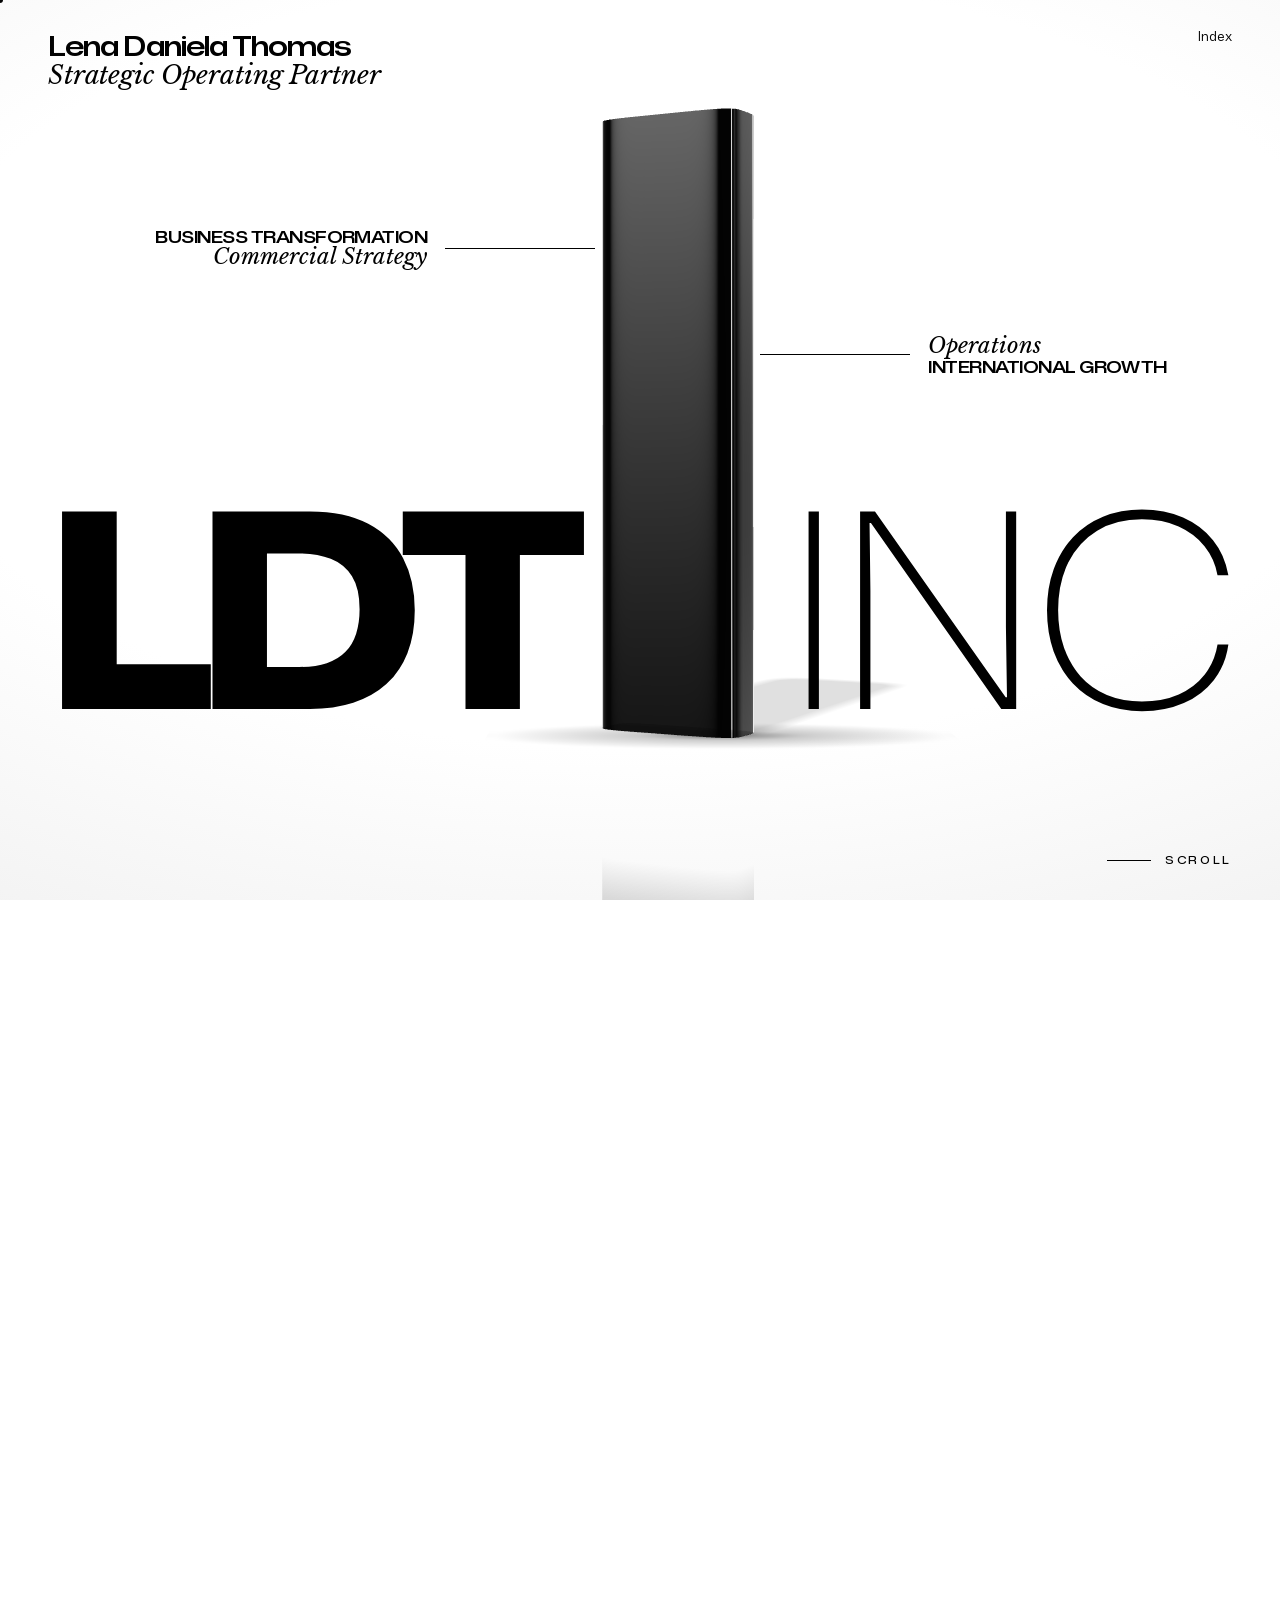
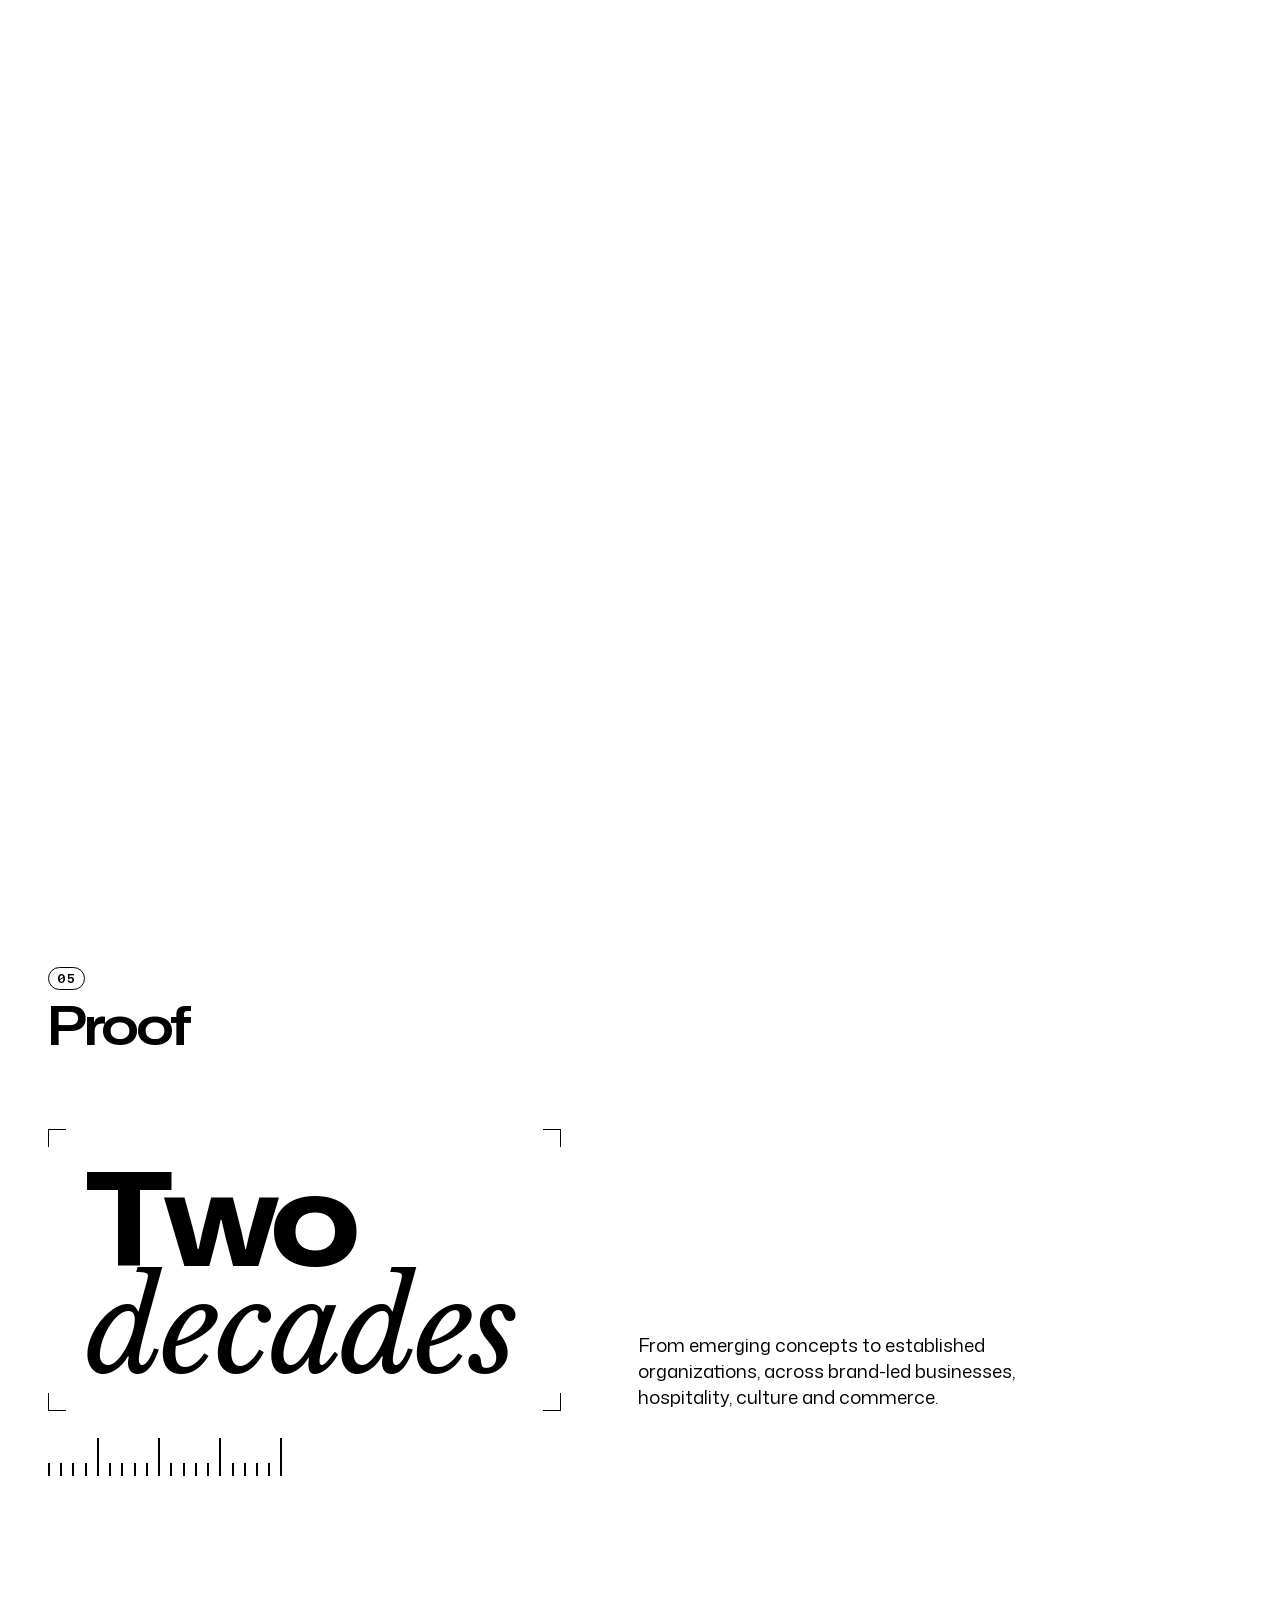
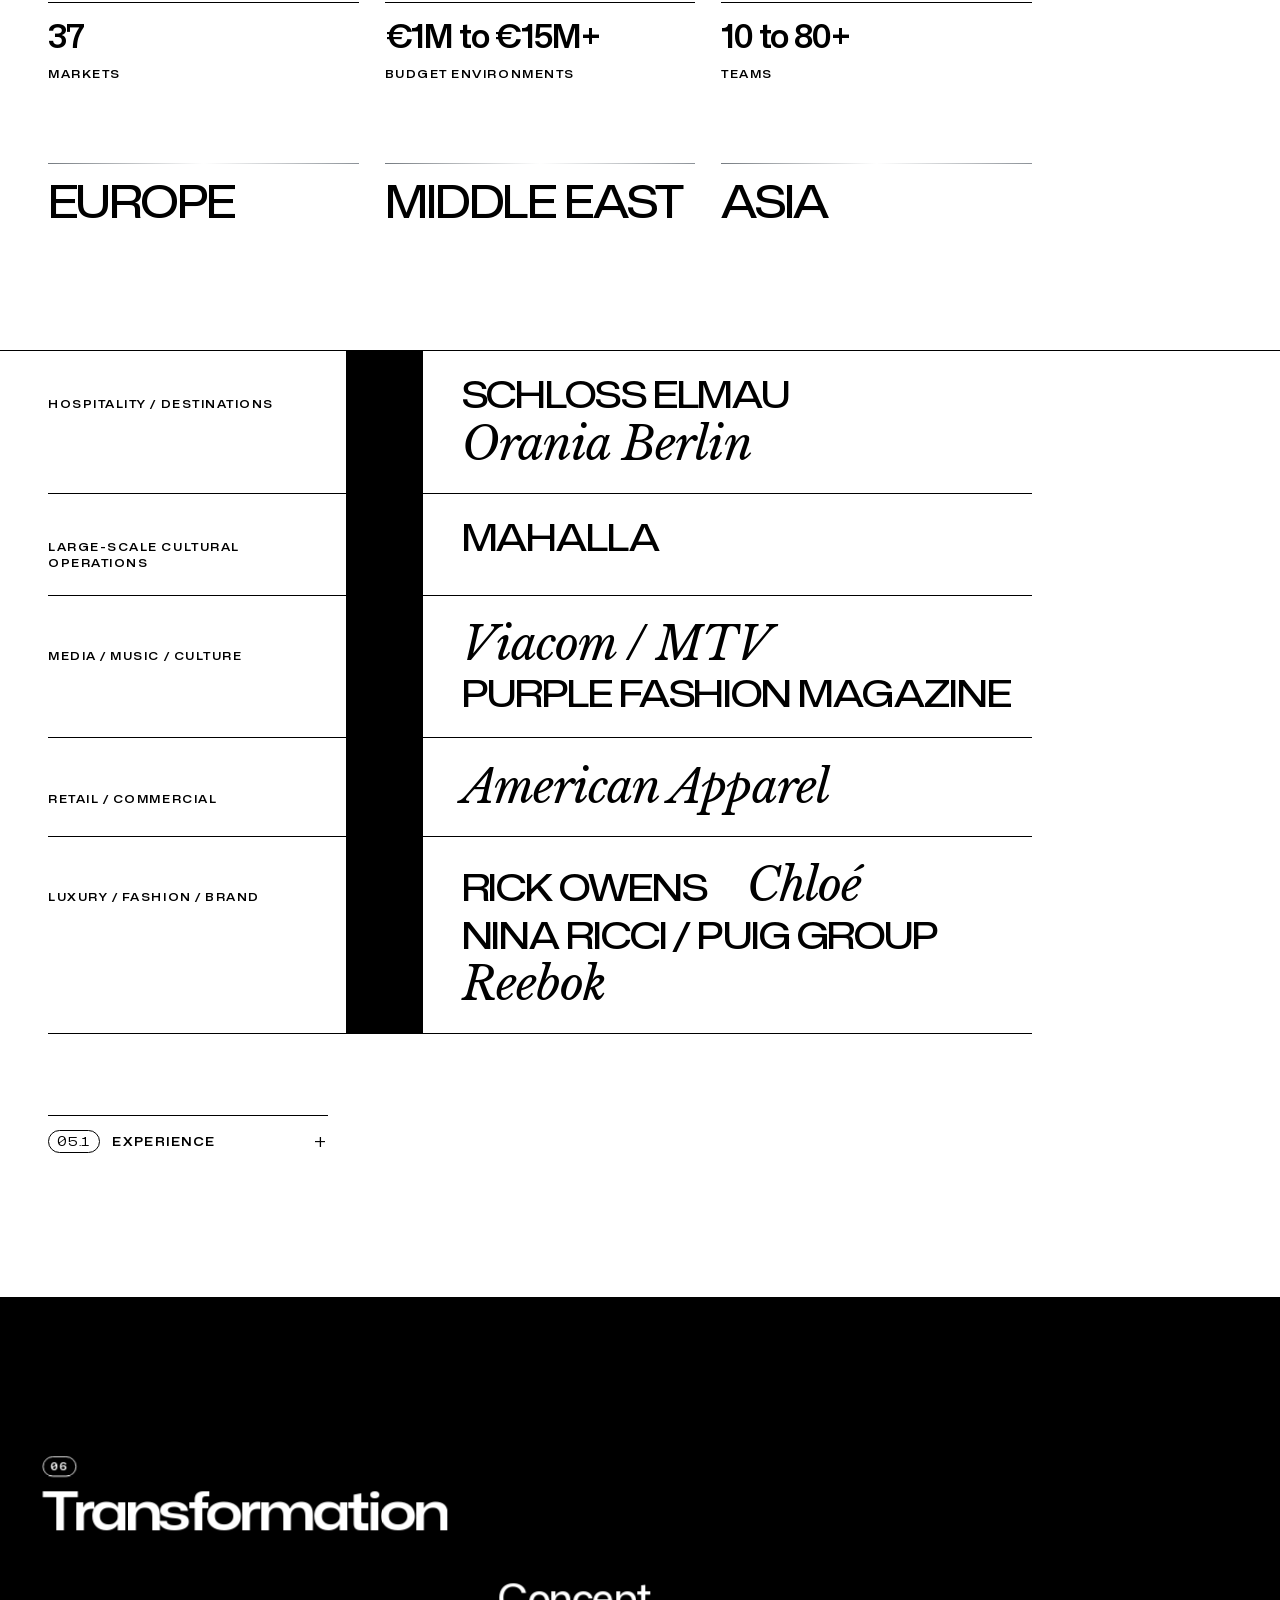
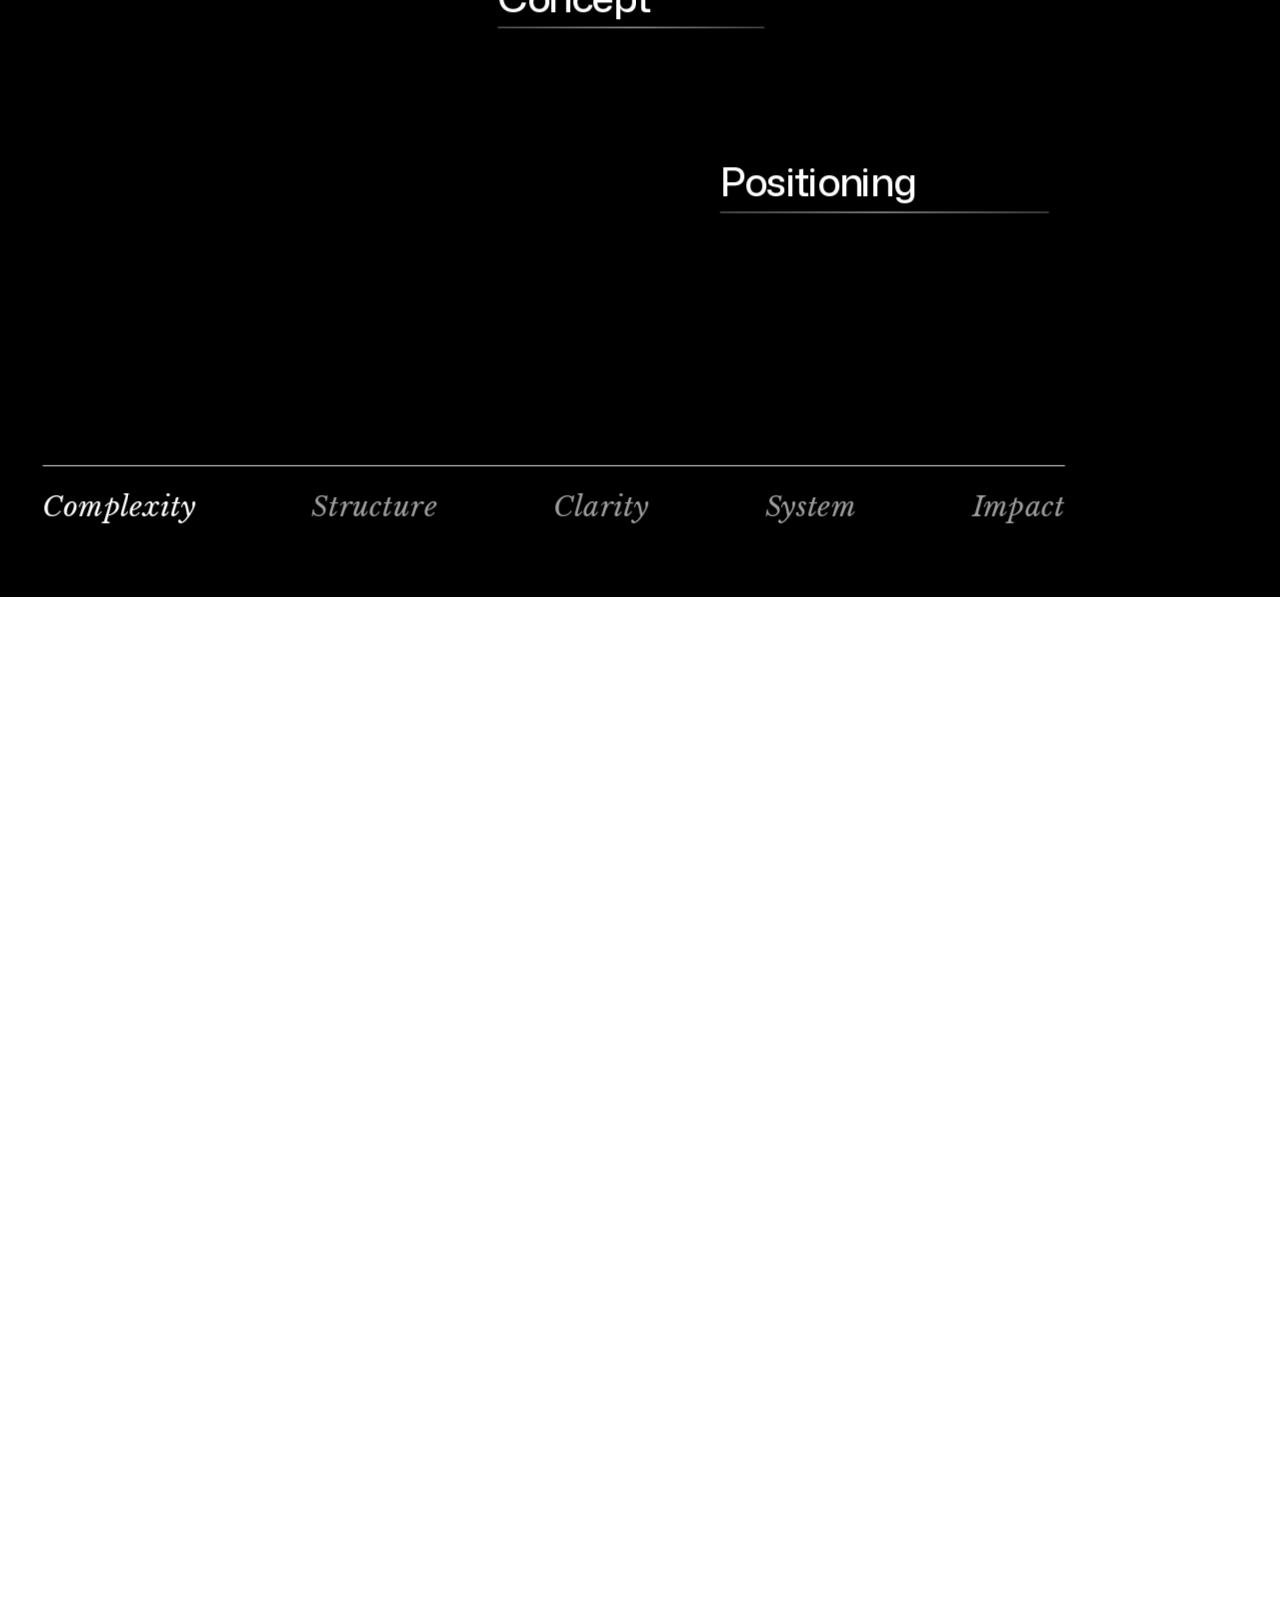
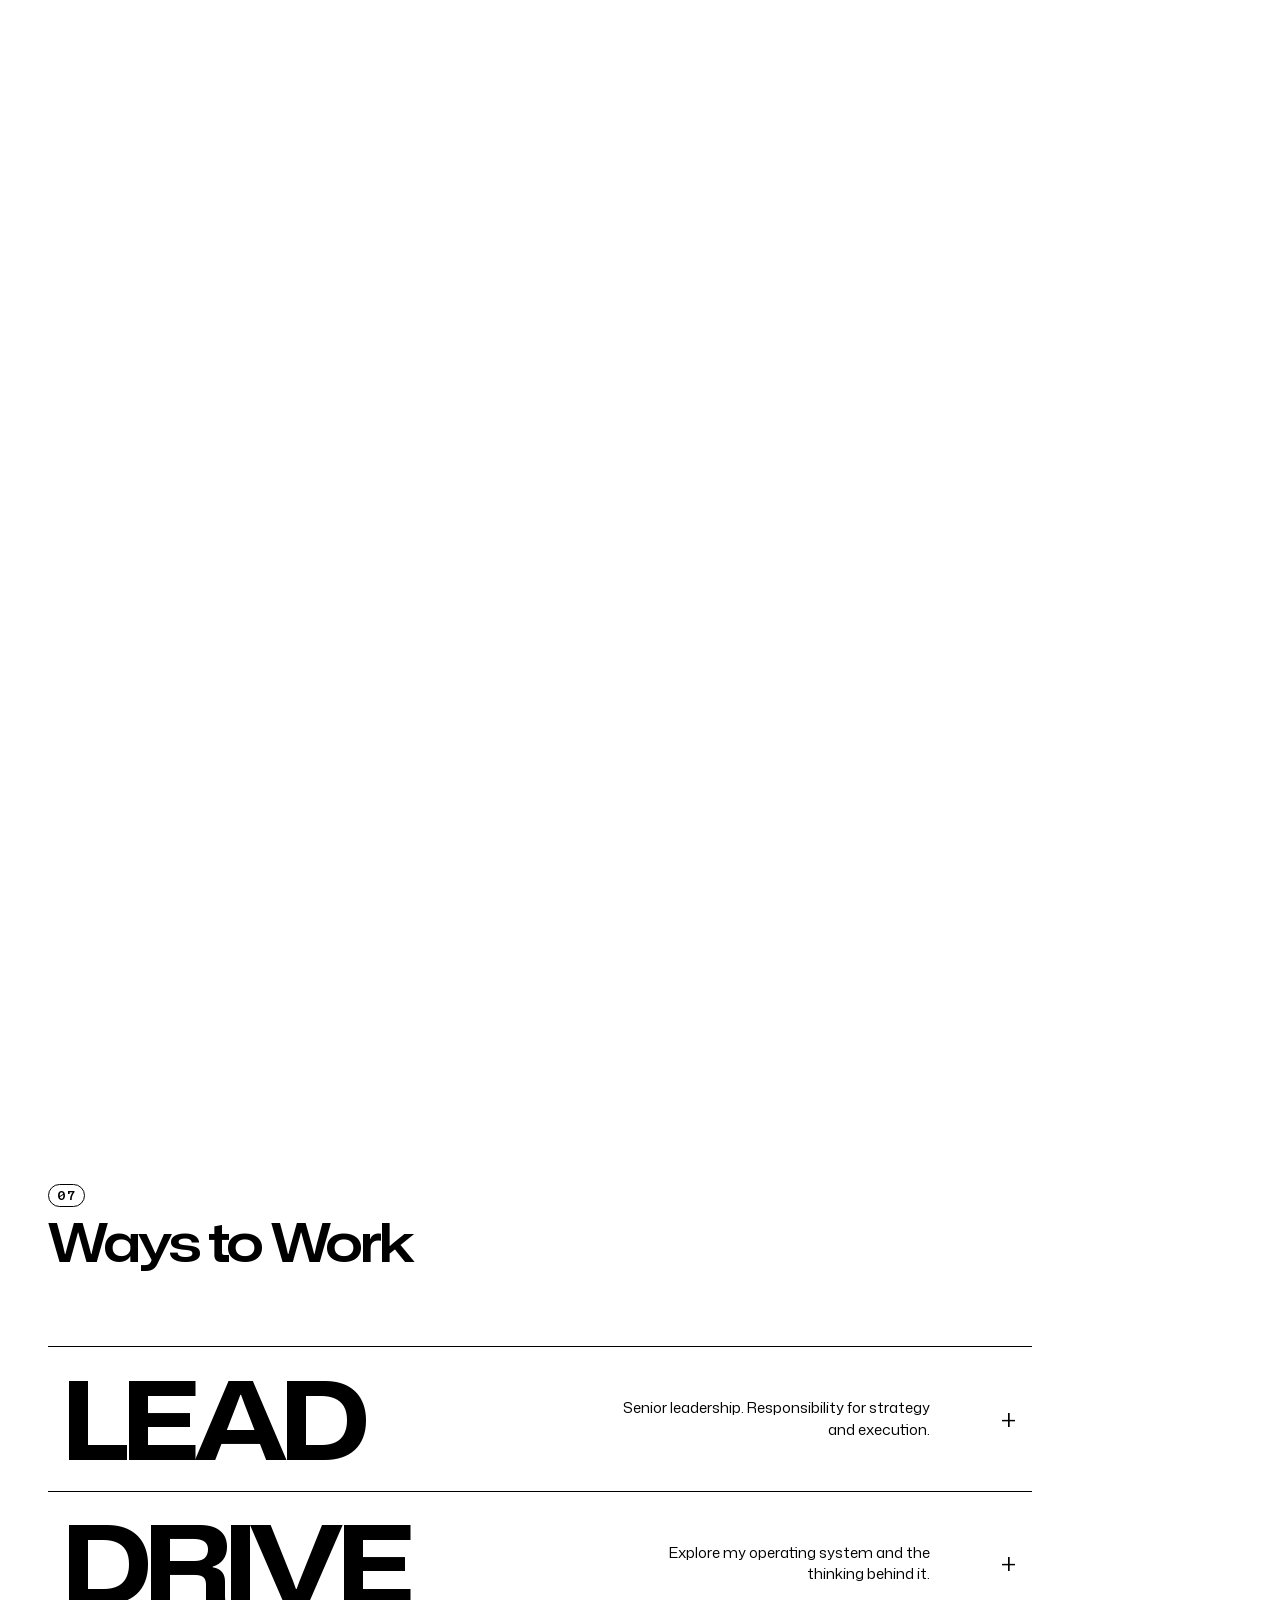
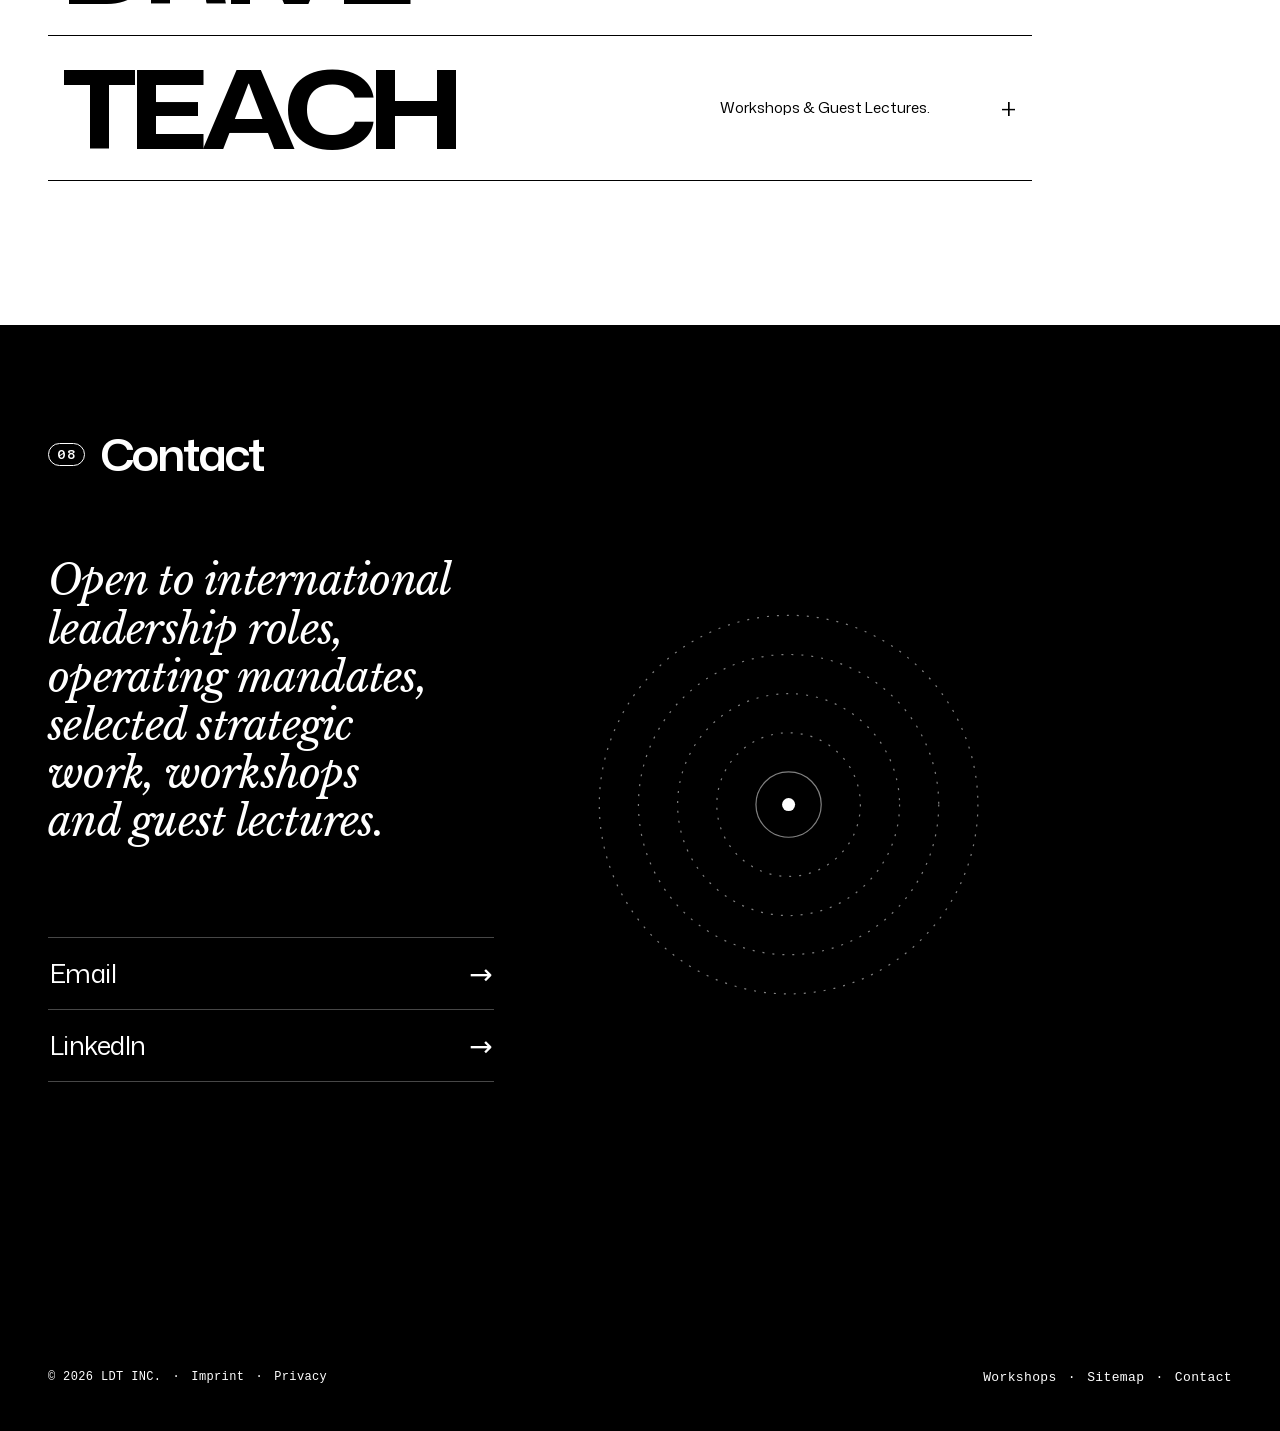
<file: index.html>
<!doctype html>
<html lang="en" data-page="home" data-root="" data-defer-reveal="1">
<head>
<meta charset="utf-8">
<meta name="viewport" content="width=device-width, initial-scale=1">
<title>LDT INC | Lena Daniela Thomas, Strategic Operating Partner</title>
<meta name="description" content="Turning complex creative and commercial environments into structured, scalable systems. Commercial strategy, operations and international growth.">
<link rel="canonical" href="https://ldt-inc.com/">
<meta property="og:type" content="website">
<meta property="og:site_name" content="LDT INC">
<meta property="og:locale" content="en_GB">
<meta property="og:title" content="LDT INC | Lena Daniela Thomas, Strategic Operating Partner">
<meta property="og:description" content="Turning complex creative and commercial environments into structured, scalable systems. Commercial strategy, operations and international growth.">
<meta property="og:url" content="https://ldt-inc.com/">
<meta property="og:image" content="https://ldt-inc.com/assets/img/og-ldt-inc.png">
<meta property="og:image:type" content="image/png">
<meta property="og:image:width" content="1200">
<meta property="og:image:height" content="630">
<meta property="og:image:alt" content="LDT INC, Lena Daniela Thomas, Strategic Operating Partner">
<meta name="twitter:card" content="summary_large_image">
<meta name="twitter:title" content="LDT INC | Lena Daniela Thomas, Strategic Operating Partner">
<meta name="twitter:description" content="Turning complex creative and commercial environments into structured, scalable systems. Commercial strategy, operations and international growth.">
<meta name="twitter:image" content="https://ldt-inc.com/assets/img/og-ldt-inc.png">
<link rel="icon" href="assets/icons/favicon-32.png?v=4" sizes="32x32" type="image/png">
<link rel="icon" href="assets/icons/favicon-16.png?v=4" sizes="16x16" type="image/png">
<link rel="icon" href="assets/icons/favicon-48.png?v=4" sizes="48x48" type="image/png">
<link rel="icon" href="assets/icons/icon-192.png?v=4" sizes="192x192" type="image/png">
<link rel="apple-touch-icon" href="assets/icons/apple-touch-icon.png?v=3">
<link rel="preload" href="assets/fonts/mona-sans-latin.woff2" as="font" type="font/woff2" crossorigin>
<link rel="preload" href="assets/fonts/LibreBaskerville-Regular.woff2" as="font" type="font/woff2" crossorigin>
<link rel="preload" href="assets/fonts/LibreBaskerville-Italic.woff2" as="font" type="font/woff2" crossorigin>
<link rel="stylesheet" href="assets/css/site.css?v=65">
<link rel="stylesheet" href="assets/css/home.css?v=313">
<link rel="stylesheet" href="assets/css/proposition.css?v=20" media="print" onload="this.media='all'" data-dd>
  <link rel="stylesheet" href="assets/css/explore.css?v=104">
  <link rel="stylesheet" href="assets/css/l2.css?v=14" media="print" onload="this.media='all'" data-dd>
  <link rel="stylesheet" href="assets/css/advantage.css?v=12" media="print" onload="this.media='all'" data-dd>
  <link rel="stylesheet" href="assets/css/positioning.css?v=11" media="print" onload="this.media='all'" data-dd>
  <link rel="stylesheet" href="assets/css/markets.css?v=12" media="print" onload="this.media='all'" data-dd>
  <link rel="stylesheet" href="assets/css/people.css?v=19" media="print" onload="this.media='all'" data-dd>
  <link rel="stylesheet" href="assets/css/technology.css?v=18" media="print" onload="this.media='all'" data-dd>
  <link rel="stylesheet" href="assets/css/decisions.css?v=11" media="print" onload="this.media='all'" data-dd>
  <link rel="stylesheet" href="assets/css/layer1.css?v=17">
  <link rel="stylesheet" href="assets/css/landing.css?v=3">
  <link rel="stylesheet" href="assets/css/customers.css?v=18" media="print" onload="this.media='all'" data-dd>
  <link rel="stylesheet" href="assets/css/revenue.css?v=19" media="print" onload="this.media='all'" data-dd>
  <link rel="stylesheet" href="assets/css/commercial.css?v=8h" media="print" onload="this.media='all'" data-dd>
  <link rel="stylesheet" href="assets/css/operations.css?v=17" media="print" onload="this.media='all'" data-dd>
  <link rel="stylesheet" href="assets/css/expansion.css?v=11" media="print" onload="this.media='all'" data-dd>
  <link rel="stylesheet" href="assets/css/delivery.css?v=1" media="print" onload="this.media='all'" data-dd>
<script>/* Layer 2 styles load beside the first paint; an address that names a view needs them at once */if(location.hash.length>1)document.querySelectorAll('link[data-dd]').forEach(function(l){l.media='all'});</script>
<script src="assets/js/head.js?v=14"></script>
<script type="importmap">{"imports":{"three":"./assets/vendor/three.module.min.js","three/addons/geometries/RoundedBoxGeometry.js":"./assets/vendor/RoundedBoxGeometry.js"}}</script>
<link rel="modulepreload" href="assets/vendor/three.module.min.js">
<link rel="modulepreload" href="assets/vendor/RoundedBoxGeometry.js">
<link rel="modulepreload" href="assets/js/monolith.js?v=28">
</head>
<body class="hero">
<nav id="rail" class="chrome" aria-label="Chapters"></nav>
<div id="railM" class="chrome" aria-hidden="true"></div>

<main id="main">
<!-- 01 to 04: one pinned stage, the reduced motion version shows each chapter as its own finished stage -->
<div class="scene" id="journey">
  <div class="stage jstage"><div class="cv">
    <div class="bg" style="background:#fff"></div>
    <div class="bg j-black" style="opacity:0"></div>
    <p class="j-core dx"></p>
    <p class="j-serif it dx">Multiple realities.</p>
    <div class="j-blocks"></div>
    <div class="cut j-bar"></div>
    <div class="shinebox j-barshine"><div class="shine"></div></div>
    <div class="cut j-zoom" style="opacity:0"></div>
    <p class="j-connect dx"><span class="jcl">Multiple realities,</span> <span class="jcl">read as one connected</span> <span class="it">business system.</span></p>
    <div class="j-divider dx"></div>
    <svg class="sys dx j-sys" width="1440" height="900" viewBox="0 0 1440 900" style="left:0;top:0" aria-hidden="true"></svg>
    <div class="j-labels"></div>
    <div class="jt dx j-title"><span class="pill"></span><span class="s"></span><h2 class="t"></h2><span class="x"></span></div>
  </div>
  <!-- 01 landing: the monolith between LDT and INC, it becomes the thread that continues into Complexity -->
  <div class="mono">
    <div class="room" aria-hidden="true"></div>
    <h1 class="mwm" aria-label="LDT INC"><span class="b" aria-hidden="true">LDT</span><span class="l" aria-hidden="true">INC</span></h1>
    <canvas class="mgl" aria-hidden="true"></canvas>
    <div class="mfb" aria-hidden="true"></div>
    <ul class="mlabs">
      <li class="lab l" id="a1"><span class="t"><span class="cp">Business Transformation</span><span class="it">Commercial Strategy</span></span><i></i></li>
      <li class="lab r" id="a2"><span class="t"><span class="it">Operations</span><span class="cp">International Growth</span></span><i></i></li>
    </ul>
    <p class="mscroll" aria-hidden="true"><span>Scroll</span><i></i></p>
  </div>
  </div>
</div>

<!-- 05 Proof -->
<section class="flow" id="proof" aria-labelledby="h-proof" data-band="white">
  <div class="kick"><span class="pill">05</span><h2 class="t" id="h-proof" data-emerge="4">Proof</h2></div>
  <div class="grid">
    <div class="marks"><i></i><i></i><i></i><i></i><span class="two">Two <span class="it">decades</span></span></div>
    <p class="lede">From emerging concepts to established organizations, across brand-led businesses, hospitality, culture and commerce.</p>
  </div>
  <dl class="figs">
    <div class="fig"><dt>Markets</dt><dd>37</dd></div>
    <div class="fig"><dt>Budget environments</dt><dd>&euro;1M to &euro;15M+</dd></div>
    <div class="fig"><dt>Teams</dt><dd>10 to 80+</dd></div>
  </dl>
  <ul id="mk-regions" aria-label="Europe, Middle East, Asia"><li>Europe</li><li>Middle East</li><li>Asia</li></ul>
  <div id="orgs"><div id="orgList" aria-label="Selected organisations"></div><div id="orgCut" aria-hidden="true"></div><div id="orgShine" aria-hidden="true"><div class="shine" style="left:18%"></div></div></div>
  <button class="act" data-open="experience" data-act type="button" aria-haspopup="dialog"><span><b class="pill">05.1</b>Experience</span><span class="plus" aria-hidden="true">+</span></button>
</section>

<!-- 06 Transformation -->
<div class="scene" id="transformation">
  <div class="stage" id="tStage"><div class="cv" id="tcv">
    <div class="bg" id="tBlack"></div>
    <div class="cut" id="tWipe" style="left:-3000px;width:9000px;top:3000px;height:6000px"></div>
    <div class="jt dx" id="tt"><span class="pill">06</span><h2 class="t" data-emerge="5">Transformation</h2></div>
    <div id="tTrack" aria-hidden="true"></div>
    <div id="tAxis" class="cut"></div>
    <div id="tProg" class="dx"><span>Complexity</span><span>Structure</span><span>Clarity</span><span>System</span><span>Impact</span></div>
    <div id="tAnchor" class="dx"><p class="it">My role is to connect those layers.</p><p class="when">Vision, operations and commercial reality need a structure that brings them together.</p><button class="act deep" data-open="engage" data-act type="button" aria-haspopup="dialog"><span><b class="pill">06.1</b>When to engage</span><span class="plus" aria-hidden="true">+</span></button></div>
  </div></div>
</div>

<!-- 07 Ways to Work -->
<section class="flow" id="ways" aria-labelledby="h-ways" data-band="white">
  <div class="kick"><span class="pill">07</span><h2 class="t" id="h-ways" data-emerge="6">Ways to Work</h2></div>
  <button class="row" type="button" data-open="lead" data-act aria-haspopup="dialog"><span class="word">LEAD</span><p>Senior leadership. Responsibility for strategy and execution.</p><span class="plus" aria-hidden="true">+</span><i class="sweep"></i></button>
  <button class="row" type="button" data-open="approach" data-act aria-haspopup="dialog"><span class="word">DRIVE</span><p>Explore my operating system and the thinking behind it.</p><span class="plus" aria-hidden="true">+</span><i class="sweep"></i></button>
  <a class="row" href="workshops/" data-cut data-act><span class="word">TEACH</span><p>Workshops &amp; Guest Lectures.</p><span class="plus" aria-hidden="true">+</span><i class="sweep"></i></a>
</section>

<!-- 08 Contact -->
<section class="flow dark" id="contact" aria-labelledby="h-contact" data-band="black">
  <div class="c-in">
    <div class="kick"><span class="pill">08</span><h2 class="t" id="h-contact" data-emerge="7">Contact</h2></div>
    <div class="c-copy">
      <p class="open">Open to international leadership roles, operating mandates, selected strategic work, workshops and guest lectures.</p>
      <nav class="c-acts" aria-label="Contact options">
        <a class="c-row" id="mail" href="mailto:connect@ldt-inc.com" data-act><span>Email</span><span class="c-arr" aria-hidden="true">&#8594;</span></a>
        <a class="c-row" href="https://www.linkedin.com/in/lenathomas/" target="_blank" rel="noopener noreferrer" data-act><span>LinkedIn</span><span class="c-arr" aria-hidden="true">&#8594;</span></a>
      </nav>
    </div>
  </div>
  <footer class="release-footer"><div class="horizon"></div><div class="foot"><nav class="footer-primary" aria-label="Legal and copyright"><span>&copy; 2026 LDT INC.</span><a href="legal/imprint.html" data-cut data-act>Imprint</a><a href="legal/privacy.html" data-cut data-act>Privacy</a></nav><nav class="footer-secondary" aria-label="Further links"><a href="workshops/" data-cut data-act>Workshops</a><a href="sitemap/" data-cut data-act>Sitemap</a><a href="#contact">Contact</a></nav></div></footer>
</section>
</main>

<!-- layers -->
<div class="ov" id="approach" role="dialog" aria-modal="true" aria-labelledby="h-app" data-lenis-prevent>
  <div class="bar"><button class="back" type="button" data-close data-act><i></i>Back</button><span class="lbl loc"><span class="pill">04.1</span><span class="dctx">System</span><span class="dcur">One operating system</span></span></div>
  <div class="inner">
    <div class="dkick"><h2 class="t" id="h-app"><span>Explore the</span> <strong>SYSTEM</strong></h2></div>
    <!-- the same logic as the diagram: four dimensions with their areas, the two connecting areas between them (Lena, 27.09.2026) -->
    <div class="xmap" id="xMap"></div>
    <p class="aentry"><em>This is often where I enter:</em> when growth, execution or commercial performance begin to outpace the structure holding the business together.</p>
  </div>
  <footer class="release-footer explore-footer"><div class="horizon"></div><div class="foot"><nav class="footer-primary" aria-label="Legal and copyright"><span>&copy; 2026 LDT INC.</span><a href="legal/imprint.html" data-cut data-act>Imprint</a><a href="legal/privacy.html" data-cut data-act>Privacy</a></nav><nav class="footer-secondary" aria-label="Further links"><a href="workshops/" data-cut data-act>Workshops</a><a href="sitemap/" data-cut data-act>Sitemap</a><button type="button" data-go="7" data-act>Contact</button></nav></div></footer>
</div>
<div class="ov" id="experience" role="dialog" aria-modal="true" aria-labelledby="h-exp" data-lenis-prevent>
  <div class="bar"><button class="back" type="button" data-close data-act><i></i>Back</button><span class="lbl loc"><span class="pill">05.1</span><span class="dctx">Proof</span><span class="dcur">Experience</span></span></div>
  <div class="inner l2 xe">
    <header class="l2-f l2-w xe-hero">
      <span class="pill xe-pill">05.1</span><h2 id="h-exp" class="xe-h">Experience</h2>
      <p class="xe-k">Different contexts.<br>Same business judgment.</p>
      <p class="xe-lead">An understanding of creative work, commercial discipline and senior operating experience.</p>
      <p class="xe-bwf">Broad experience. One clear perspective.</p>
      <div class="xxe-ctxs" aria-hidden="true"><div class="xe-cv" data-draw="ctx"></div></div>
    </header>

    <section class="l2-f l2-b xe-c1" aria-labelledby="h-eled">
      <h3 class="xe-axis l2-lab" id="h-eled"><span>Different contexts</span><span>Same business judgment</span></h3>
      <div class="xe-case xe-lg">
        <div class="xe-ctx"><p class="xe-where l2-lab">Culture / industrial transformation</p><h4 class="xe-name">MaHalla</h4><p class="xe-role">Chief Operating Officer</p></div>
        <div class="xe-own">
          <dl class="xe-nums"><div><dd>9,000 sqm</dd><dt class="l2-lab">Former industrial power plant</dt></div><div><dd>P&amp;L</dd><dt class="l2-lab">Responsibility</dt></div></dl>
          <p class="xe-txt">Led its strategic and operational transformation into a cultural and commercial platform.</p>
          <ul class="xe-terms"><li>Business model</li><li>Operating structure</li><li>Commercial architecture</li><li>Programming</li><li>Partnerships</li><li>Revenue-generating formats</li><li>Scalable operating model</li></ul>
          <p class="xe-proof it">A complex concept turned into a functioning business.</p>
        </div>
      </div>
    </section>

    <section class="l2-f l2-w xe-c2" aria-label="Further contexts">
      <div class="xe-case">
        <div class="xe-ctx"><p class="xe-where l2-lab">Luxury / international corporate group</p><h4 class="xe-name">Nina Ricci<span>Puig Group</span></h4><p class="xe-role">European and Eastern European Sales Manager</p></div>
        <div class="xe-own">
          <dl class="xe-nums"><div><dd>37</dd><dt class="l2-lab">Markets</dt></div><div><dd>&euro;8 to 12M</dd><dt class="l2-lab">Revenue responsibility</dt></div><div><dd>+20%</dd><dt class="l2-lab">Approx. regional revenue growth</dt></div></dl>
          <p class="xe-txt">Market expansion, distribution and client and partner relationships across the region.</p>
        </div>
      </div>
      <div class="xe-case">
        <div class="xe-ctx"><p class="xe-where l2-lab">Fashion / international designer business</p><h4 class="xe-name">Rick Owens<span>Eo Bocci Associati</span></h4><p class="xe-role">Commercial Operations &amp; Business Development</p></div>
        <div class="xe-own">
          <dl class="xe-nums"><div><dd>Paris / Milan / London</dd><dt class="l2-lab">Markets</dt></div></dl>
          <p class="xe-txt">Showroom strategy, market expansion and international client relationships.</p>
          <p class="xe-proof it">The commercial structure behind international growth.</p>
        </div>
      </div>
      <div class="xe-case">
        <div class="xe-ctx"><p class="xe-where l2-lab">Media / editorial</p><h4 class="xe-name">Purple<span>Fashion Magazine</span></h4><p class="xe-role">Advertising Director</p></div>
        <div class="xe-own"><p class="xe-txt">Advertising revenue, brand partnerships and international client relationships in an editorial business.</p></div>
      </div>
    </section>

    <section class="l2-f l2-b xe-c3" aria-label="Selected mandates and environments">
      <div class="xe-case">
        <div class="xe-ctx"><p class="xe-where l2-lab">Selected mandates &amp; environments</p></div>
        <dl class="xe-env">
          <div><dt>MALAKAI</dt><dd><b>Chief Operating Officer</b><br>Jewelry brand</dd></div>
          <div><dt>Schloss Elmau <i>/</i> Orania Berlin</dt><dd>Hospitality and destinations: brand, operating and commercial concepts</dd></div>
          <div><dt>American Apparel</dt><dd>Retail: pricing, margins and revenue models</dd></div>
          <div><dt>Reebok</dt><dd>Licensing | Designer Collaboration | Product Partnership</dd></div>
        </dl>
      </div>
    </section>

    <section class="l2-f l2-w xe-im" aria-labelledby="h-eimp">
      <h3 class="xe-h2" id="h-eimp">Business impact</h3>
      <div class="xe-rg"><div class="xe-cv" data-draw="rng" aria-hidden="true"></div>
        <dl class="xe-big"><div><dd>+15 to 40%</dd><dt>Revenue growth</dt></div><div><dd>+5 to 15 pts</dd><dt>Margin improvement</dt></div><div><dd>10 to 25%</dd><dt>Cost reduction</dt></div></dl>
      </div>
      <p class="xe-note">Selected outcome ranges across mandates.</p>
      <div class="xe-comm">
        <p class="xe-cstate">Commercial thinking is built into the operating work, <span class="it">not added to it.</span></p>
        <div><h4 class="xe-h4 l2-lab">Commercial depth</h4><ul class="xe-cflow"><li>Pricing strategy and architecture</li><li>Margin logic</li><li>Cost structure</li><li>Revenue models</li><li>Commercial planning</li><li>Licensing</li><li>Partnerships and collaborations</li><li>Production and distribution economics</li><li>Supply chain aligned with commercial objectives</li></ul></div>
      </div>
    </section>

    <section class="l2-f l2-b xe-pr" aria-labelledby="h-eprac">
      <div class="xe-pl">
        <h3 class="xe-h4 l2-lab" id="h-eprac">Independent practice</h3>
        <p class="xe-mark">LDT INC</p>
        <p class="xe-atel"><span class="it">The Marketing Atelier</span>Consulting practice within LDT INC, <span class="nb">2016–2023.</span></p>
      </div>
      <div class="xe-pr2">
        <p class="xe-ptxt">Since 2012, I have worked independently through LDT INC on operating, transformation and commercial mandates.</p>
        <p class="xe-psub">I work directly with founders, owners and leadership teams to understand what the business needs, build the right structure and make it work in practice.</p>
        <ul class="xe-terms"><li>Fractional COO mandates</li><li>Business transformation</li><li>Operating structures</li><li>Commercial strategy and pricing</li><li>Scaling</li><li>International growth</li></ul>
      </div>
      <div class="xe-stages">
        <h4 class="xe-h4 l2-lab">Across business stages and transitions</h4>
        <div class="xe-cv" data-draw="mat" aria-hidden="true"></div>
        <ol><li>Early-stage concept</li><li>Growth and fragmentation</li><li>Established organization</li><li>Transformation</li></ol>
      </div>
    </section>

    <section class="l2-f l2-w xe-cr" aria-labelledby="h-ecrea">
      <h3 class="xe-h4 l2-lab" id="h-ecrea">Creative and cultural experience</h3>
      <p class="xe-cq">I work inside creative complexity <span class="it">without removing the creativity from it.</span></p>
      <div class="xe-idea" aria-hidden="true"><div class="xe-cv" data-draw="idea"></div></div>
      <p class="xe-csub">That means working with artists, musicians, designers, performers and editorial teams without forcing the work into a corporate template. My role is to build enough structure around the idea for it to move, perform and grow.</p>
      <dl class="xe-field">
        <div><dt class="l2-lab">Music / performance</dt><dd><ul><li>MIDIMINUIT</li><li>Igudesman &amp; Joo</li><li>Julien Quentin</li><li>GENETIKK</li><li>Carizma Production</li></ul></dd></div>
        <div><dt class="l2-lab">Fashion / creative / jewelry</dt><dd><ul><li>R13</li><li>MALAKAI</li><li>Olivier Theyskens</li></ul></dd></div>
        <div><dt class="l2-lab">Media / editorial</dt><dd><ul><li>Viacom / MTV</li><li>Purple Fashion Magazine</li></ul></dd></div>
        <div><dt class="l2-lab">Art / cultural projects</dt><dd><ul><li>Rosa Parks House Project</li><li>Berlin Art Week</li></ul></dd></div>
      </dl>
      <p class="xe-fnote">Selected professional contexts.</p>
    </section>

    <section class="l2-f l2-b xe-end" aria-label="What carries across">
      <p class="xe-cl">I understand <span class="it">the creative idea,</span> the business behind it and <b>the operating system that makes it work.</b></p>
      <p class="xe-cl2">Across markets, stages and ownership structures.</p>
      <div class="xe-acts">
        <button class="l2-act xe-act" type="button" data-go="7" data-act><span><b class="pill">08</b>Contact</span><span class="plus" aria-hidden="true">+</span></button>
        <button class="l2-act xe-act" type="button" data-open="lead" data-act aria-haspopup="dialog"><span><b class="pill">07.1</b>Lead</span><span class="plus" aria-hidden="true">+</span></button>
      </div>
    </section>
  </div>
  <footer class="release-footer explore-footer"><div class="horizon"></div><div class="foot"><nav class="footer-primary" aria-label="Legal and copyright"><span>&copy; 2026 LDT INC.</span><a href="legal/imprint.html" data-cut data-act>Imprint</a><a href="legal/privacy.html" data-cut data-act>Privacy</a></nav><nav class="footer-secondary" aria-label="Further links"><a href="workshops/" data-cut data-act>Workshops</a><a href="sitemap/" data-cut data-act>Sitemap</a><button type="button" data-go="7" data-act>Contact</button></nav></div></footer>
</div>
<div class="ov" id="engage" role="dialog" aria-modal="true" aria-labelledby="h-eng" data-lenis-prevent>
  <div class="bar"><button class="back" type="button" data-close data-act><i></i>Back</button><span class="lbl loc"><span class="pill">06.1</span><span class="dctx">Transformation</span><span class="dcur">When to engage</span></span></div>
  <div class="inner l2 en">
    <header class="l2-f l2-w en-hero">
      <span class="pill en-pill">06.1</span><h2 id="h-eng" class="en-h">When to engage</h2>
      <p class="en-k">Engagements typically begin when vision, operations and commercial reality have outgrown the structure holding them together.</p>
      <div class="en-out" aria-hidden="true"><div class="en-cv" data-draw="out"></div></div>
    </header>
    <section class="l2-f l2-b en-st" aria-label="Three situations">
      <article class="en-s" data-i="0"><div class="en-cv" data-draw="st" data-i="0" aria-hidden="true"></div><h3 class="en-l">Early-stage concept</h3><p>A strong idea exists, but the operating model, commercial logic and route to market still need to be built.</p></article>
      <article class="en-s" data-i="1"><div class="en-cv" data-draw="st" data-i="1" aria-hidden="true"></div><h3 class="en-l">Established organisation</h3><p>The business is running, but brand, operations, commercial priorities and decision structures are no longer working together cleanly.</p></article>
      <article class="en-s" data-i="2"><div class="en-cv" data-draw="st" data-i="2" aria-hidden="true"></div><h3 class="en-l">Fragmented growth</h3><p>Growth has created complexity across markets, teams, partners or revenue structures and the organisation needs a system that can hold it together.</p></article>
    </section>
  </div>
  <footer class="release-footer explore-footer"><div class="horizon"></div><div class="foot"><nav class="footer-primary" aria-label="Legal and copyright"><span>&copy; 2026 LDT INC.</span><a href="legal/imprint.html" data-cut data-act>Imprint</a><a href="legal/privacy.html" data-cut data-act>Privacy</a></nav><nav class="footer-secondary" aria-label="Further links"><a href="workshops/" data-cut data-act>Workshops</a><a href="sitemap/" data-cut data-act>Sitemap</a><button type="button" data-go="7" data-act>Contact</button></nav></div></footer>
</div>
<div class="ov" id="lead" role="dialog" aria-modal="true" aria-labelledby="h-lead" data-lenis-prevent>
  <div class="bar"><button class="back" type="button" data-close data-act><i></i>Back</button><span class="lbl loc"><span class="pill">07.1</span><span class="dctx">Ways to Work</span><span class="dcur">Lead</span></span></div>
  <div class="inner l2 ld">
    <header class="l2-f l2-w ld-hero">
      <span class="pill ld-pill">07.1</span><h2 id="h-lead" class="ld-h">Lead</h2>
      <p class="ld-k">I take responsibility inside the business.</p>
      <p class="ld-sub">Senior leadership. Responsibility for strategy and execution.</p>
      <div class="ld-in" aria-hidden="true"><div class="ld-cv" data-draw="inside"></div></div>
      
      <dl class="ld-fig"><div><dt class="l2-lab">Teams</dt><dd>10 to 80+</dd></div></dl>
    </header>
    <section class="l2-f l2-b ld-roles" aria-labelledby="h-lroles">
      <h3 class="ld-h4 l2-lab" id="h-lroles">Leadership roles and mandates</h3>
      <ul class="ld-forms"><li>Senior leadership</li><li>COO and operating responsibility</li><li>Transformation leadership</li></ul>
      <p class="ld-form">Long-term leadership, interim responsibility or a defined project, shaped around what the business needs.</p>
    </section>
    <section class="l2-f l2-w ld-rows" aria-labelledby="h-lrows">
      <h3 class="ld-h2" id="h-lrows">What this means for <span class="it">your business.</span></h3>
      <dl class="ld-dl">
        <div><dt><i class="ld-n it" aria-hidden="true">01</i>Clear responsibility</dt><dd>Clear priorities and decision rights. My responsibility extends to the outcome, not just the recommendation.</dd></div>
        <div><dt><i class="ld-n it" aria-hidden="true">02</i>Working together</dt><dd>Brand, operations, commercial priorities and markets brought into one plan, with the commercial consequences of each operating decision in view.</dd></div>
        <div><dt><i class="ld-n it" aria-hidden="true">03</i>From plan to delivery</dt><dd>The structure to put decisions into practice, with leadership that stays accountable throughout the change.</dd></div>
      </dl>
      
    </section>
    <section class="l2-f l2-b ld-ct" aria-label="Contact">
      <button class="l2-act ld-act" type="button" data-go="7" data-act><span><b class="pill">08</b>Contact</span><span class="plus" aria-hidden="true">+</span></button>
    </section>
  </div>
  <footer class="release-footer explore-footer"><div class="horizon"></div><div class="foot"><nav class="footer-primary" aria-label="Legal and copyright"><span>&copy; 2026 LDT INC.</span><a href="legal/imprint.html" data-cut data-act>Imprint</a><a href="legal/privacy.html" data-cut data-act>Privacy</a></nav><nav class="footer-secondary" aria-label="Further links"><a href="workshops/" data-cut data-act>Workshops</a><a href="sitemap/" data-cut data-act>Sitemap</a><button type="button" data-go="7" data-act>Contact</button></nav></div></footer>
</div>
<div class="ov" id="deep" role="dialog" aria-modal="true" aria-labelledby="deepT" data-lenis-prevent>
  <div class="bar"><button class="back" type="button" data-close data-act><i></i>Back</button><span class="lbl" id="deepCat"></span></div>
  <div class="inner">
    <!-- a deep dive opened through another deep dive's relationship control shows its way back here (+ becomes −) -->
    <div class="dret" id="deepRet" hidden></div>
    <!-- Deep Dive 01 Proposition (Lena, 27.09.2026): its own page inside the shared deep dive layer -->
    <div class="dpage pp" data-page="proposition" hidden>
      <header class="pz-f pz-w pz-hero">
        <h2 class="pz-word" id="ppT" data-t="Proposition">Proposition</h2>
        <p class="pz-k">An offer is only as strong as the business built to <span class="it">keep it.</span></p>
        <p class="pz-sub"><span>Not what the business says.</span><span>What it can actually sell, deliver and sustain.</span></p>
        <svg class="pz-seed" viewBox="0 0 120 120" aria-hidden="true" focusable="false"><circle cx="60" cy="60" r="44" fill="none" stroke="#ececec" stroke-width="14"/><circle cx="60" cy="60" r="16"/></svg>
      </header>

      <section class="pz-f pz-w pz-three" aria-labelledby="pzH1">
        <h3 class="pz-h1" id="pzH1">Every business exists <span class="pz-tt" data-t="three times.">three times.</span></h3>
        <div class="pz-r pz-r1"><p class="pz-s"><span>What it </span><b>sells</b><span>.</span></p><p class="pz-df"><b>Offer</b><span>What it says it is.</span></p></div>
        <div class="pz-r pz-r2"><p class="pz-s"><span>What it can </span><b>deliver</b><span>.</span></p><p class="pz-df"><b>Organization</b><span>What it actually delivers.</span></p></div>
        <div class="pz-r pz-r3"><p class="pz-s"><span>What its economics can </span><b>sustain</b><span>.</span></p><p class="pz-df"><b>Economics</b><span>What price, cost and margin allow.</span></p></div>
      </section>

      <section class="pz-f pz-w pz-holds" aria-labelledby="pzH2">
        <p class="pz-lab">Aligned</p>
        <div class="pz-ill" data-draw="f0" role="img" aria-label="Three strands, Offer, Organization and Economics, meet at one point inside a ring"></div>
        <h3 class="pz-h2" id="pzH2">It holds</h3>
        <p class="pz-i">When the offer, the organization and the economics line up, the proposition holds.</p>
        <p class="pz-c bos">Drift starts when they stop lining up.</p>
      </section>

      <section class="pz-f pz-b pz-list" aria-label="Five ways the business drifts apart">
        <p class="pz-lab">Aligned</p>
        <p class="pz-big">It holds</p>
        <p class="pz-lab">Drifted</p>
        <ol class="pz-ls">
          <li style="--k:0"><i class="num">01</i><span>Too much built around the idea</span><em aria-hidden="true">+</em></li>
          <li style="--k:1"><i class="num">02</i><span>The promise runs ahead</span><em aria-hidden="true">+</em></li>
          <li style="--k:2"><i class="num">03</i><span>Growth has moved the center</span><em aria-hidden="true">+</em></li>
          <li style="--k:3"><i class="num">04</i><span>Loved, but it does not pay</span><em aria-hidden="true">+</em></li>
          <li style="--k:4"><i class="num">05</i><span>Every team has its own version</span><em aria-hidden="true">+</em></li>
        </ol>
      </section>

      <section class="pz-f pz-b pz-d pz-d1" data-st="1" aria-labelledby="pzD1">
        <p class="pz-rail" aria-hidden="true"><span class="pz-lab">Drifted</span><i class="on">01</i><i>02</i><i>03</i><i>04</i><i>05</i></p>
        <div class="pz-txt"><p class="num">01</p><p class="pz-i">The offer keeps growing: more products, formats and revenue lines around one idea.</p><p class="pz-c">Not all of them make it stronger, and the organization and the margin have to carry every one.</p></div>
        <h3 class="pz-dh" id="pzD1">Too much built around the idea</h3>
        <div class="pz-ill" data-draw="d1" role="img" aria-label="Dots spread in rings around one small circle"></div>
        <p class="pz-q"><span class="pz-lab">The question I ask</span><span class="bos">Which of these carry the business, and which only complicate it?</span></p>
      </section>
      <section class="pz-f pz-b pz-d pz-d2" data-st="2" aria-labelledby="pzD2">
        <p class="pz-rail" aria-hidden="true"><span class="pz-lab">Drifted</span><i>01</i><i class="on">02</i><i>03</i><i>04</i><i>05</i></p>
        <div class="pz-txt"><p class="num">02</p><div class="pz-tx"><p class="pz-i">The offer promises more than the organization can deliver on an ordinary day.</p><p class="pz-c">It works when the best people push it through, not as a routine.</p></div></div>
        <h3 class="pz-dh" id="pzD2">The promise runs ahead</h3>
        <div class="pz-ill" data-draw="d2" role="img" aria-label="One large dot far ahead of a ring, with organization and economics still at the ring"></div>
        <p class="pz-q"><span class="pz-lab">The question I ask</span><span class="bos">Could this be delivered on an ordinary Tuesday, without heroics?</span></p>
      </section>
      <section class="pz-f pz-b pz-d pz-d3" data-st="3" aria-labelledby="pzD3">
        <p class="pz-rail" aria-hidden="true"><span class="pz-lab">Drifted</span><i>01</i><i>02</i><i class="on">03</i><i>04</i><i>05</i></p>
        <div class="pz-txt"><p class="num">03</p><div class="pz-tx"><p class="pz-i">The business has grown into new markets, customers and formats.</p><p class="pz-c">Growth is not the problem.<br>Losing what made the business strong&nbsp;is.</p></div></div>
        <h3 class="pz-dh" id="pzD3">Growth has moved the center</h3>
        <div class="pz-ill" data-draw="d3" role="img" aria-label="A ring on the left and a large dot with a cloud of dots far to the right"></div>
        <p class="pz-q"><span class="pz-lab">The question I ask</span><span class="bos">What is the business at its core, and does growth still serve it?</span></p>
      </section>
      <section class="pz-f pz-b pz-d pz-d4" data-st="4" aria-labelledby="pzD4">
        <p class="pz-rail" aria-hidden="true"><span class="pz-lab">Drifted</span><i>01</i><i>02</i><i>03</i><i class="on">04</i><i>05</i></p>
        <div class="pz-txt"><p class="num">04</p><p class="pz-i"><svg class="pz-mk" viewBox="0 0 70 60" aria-hidden="true" focusable="false"><path pathLength="1" d="M6 32 L24 50 L64 8"/></svg>Customers want it and the team can deliver it.</p><p class="pz-c"><svg class="pz-mk" viewBox="0 0 60 60" aria-hidden="true" focusable="false"><path pathLength="1" d="M8 8 L52 52 M52 8 L8 52"/></svg>But price, cost and margin do not add up, so the business pays for its own success.</p></div>
        <h3 class="pz-dh" id="pzD4">Loved, but it does not pay</h3>
        <p class="pz-q"><span class="pz-lab">The question I ask</span><span class="bos">What would have to change for this offer to carry itself?</span></p>
      </section>
      <section class="pz-f pz-b pz-d pz-d5" data-st="5" aria-labelledby="pzD5">
        <p class="pz-rail" aria-hidden="true"><span class="pz-lab">Drifted</span><i>01</i><i>02</i><i>03</i><i>04</i><i class="on">05</i></p>
        <div class="pz-txt"><p class="num">05</p><div class="pz-tx"><p class="pz-i">Sales promises one version, operations delivers a second, leadership plans for a third.</p><p class="pz-c">Each part works hard, but not on the same business.</p></div></div>
        <h3 class="pz-dh" id="pzD5">Every team has its own version</h3>
        <div class="pz-ill" data-draw="d5" role="img" aria-label="Three separate rings, each with its own strand, with no common meeting point"></div>
        <p class="pz-q"><span class="pz-lab">The question I ask</span><span class="bos">Would everyone in the business describe the same offer?</span></p>
      </section>

      <section class="pz-f pz-b pz-lead" data-st="6" aria-labelledby="pzWc">
        <h3 class="pz-lab" id="pzWc">What changes</h3>
        <div class="pz-ill" data-draw="lead" role="img" aria-label="A small ring with a dot inside a wide field of loosened dots"></div>
        <p class="pz-bg"><span class="bos">My work is rarely to find a new idea. </span><span class="sn">It is to protect a strong one from the business that has grown around it.</span></p>
      </section>

      <section class="pz-f pz-b pz-look" aria-labelledby="pzHk">
        <p class="num">01</p>
        <h3 class="pz-dh" id="pzHk">Look underneath</h3>
        <div class="pz-ill" data-draw="lens" role="img" aria-label="A lens over the field of dots, showing three kinds of finding"></div>
        <ul class="pz-rows">
          <li><svg width="30" height="30" viewBox="0 0 30 30" aria-hidden="true" focusable="false"><circle cx="15" cy="15" r="14" fill="#fff"/></svg><span>Where the margin actually comes from</span></li>
          <li><svg width="30" height="30" viewBox="0 0 30 30" aria-hidden="true" focusable="false"><g fill="#fff"><circle cx="5" cy="15" r="4"/><circle cx="15" cy="15" r="4"/><circle cx="25" cy="15" r="4"/></g></svg><span>What the team spends its week on</span></li>
          <li><svg width="30" height="30" viewBox="0 0 30 30" aria-hidden="true" focusable="false"><circle cx="8" cy="15" r="7" fill="#fff"/><circle cx="23" cy="15" r="6" fill="none" stroke="#fff" stroke-width="2.4"/></svg><span>Which products carry the business, and which only keep it busy</span></li>
        </ul>
        <div class="pz-marks"><span class="pz-mk3"><svg width="30" height="30" viewBox="0 0 30 30"><circle cx="15" cy="15" r="14" fill="#fff"/></svg><b>Keep</b></span><span class="pz-mk3"><svg width="44" height="44" viewBox="0 0 44 44"><circle cx="22" cy="22" r="20" fill="none" stroke="#fff" stroke-width="2.4"/><circle cx="22" cy="22" r="7" fill="#fff"/></svg><b>Sharpen</b></span><span class="pz-mk3"><svg width="18" height="18" viewBox="0 0 18 18"><circle cx="9" cy="9" r="8" fill="#555"/></svg><b>Let go</b></span></div>
      </section>

      <section class="pz-f pz-g pz-trade" aria-labelledby="pzHt">
        <h3 class="pz-th" id="pzHt"><span class="num">02</span>Make the trade-off</h3>
        <dl class="pz-tr">
          <div class="pz-t1"><dt>Keep</dt><dd>What makes the idea strong, and what customers actually pay for</dd><i class="pz-keep" aria-hidden="true"></i></div>
          <div class="pz-t2"><dt><span class="pz-sh" data-t="Sharpen"><span>Sharpen</span></span></dt><dd>What is right, but too broad, too costly or too hard to deliver</dd><svg class="pz-sm2" viewBox="0 0 76 76" aria-hidden="true" focusable="false"><circle cx="38" cy="38" r="36" fill="none" stroke="#000" stroke-width="2.4"/><circle cx="38" cy="38" r="14" fill="#000"/></svg></div>
          <div class="pz-t3"><dt>Let go</dt><dd>What keeps the business busy without making it stronger</dd><span class="pz-lg" aria-hidden="true"><i style="left:0;top:10%;width:9px;height:9px"></i><i style="left:16%;top:55%;width:6px;height:6px"></i><i style="left:34%;top:20%;width:4px;height:4px"></i><i style="left:52%;top:65%;width:3px;height:3px"></i></span></div>
        </dl>
      </section>

      <section class="pz-f pz-w pz-hold" aria-labelledby="pzHh">
        <p class="num">03</p>
        <h3 class="pz-dh2" id="pzHh">Build it to hold</h3>
        <p class="pz-i">The trade-offs are leadership decisions.</p>
        <p class="pz-c bos">I make them clear, then build the operating conditions that make them hold.</p>
        <div class="pz-ill" data-draw="hold" role="img" aria-label="Three strands braided together, bound by pins into one line that ends in a ring"></div>
      </section>

      <section class="pz-f pz-w pz-ev pz-ev1" aria-labelledby="ppEvH">
        <h3 class="pz-lab" id="ppEvH">In practice</h3>
        <p class="pz-mh">MaHalla</p>
        <dl class="pz-evs">
          <div class="e1"><dt>Scale</dt><dd><b>9,000 sqm</b><span>Former industrial power plant</span></dd></div>
          <div class="e2"><dt>Responsibility</dt><dd><b>Chief Operating Officer</b><span>P&amp;L responsibility</span></dd></div>
        </dl>
      </section>

      <section class="pz-f pz-w pz-ev pz-ev2" aria-label="MaHalla, transformation and result">
        <dl class="pz-evs">
          <div class="e3"><dt>Transformation</dt><dd><b>Into a functioning cultural and event destination</b><span>Concept, programming, operations, partnerships and revenue-generating formats</span></dd></div>
          <div class="e4"><dt>Result</dt><dd><b class="it">From complex concept to functioning business.</b></dd></div>
        </dl>
        <div class="pz-ill" data-draw="mh" role="img" aria-label="Five circles that merge into one solid circle"></div>
      </section>

      <section class="pz-f pz-w pz-else" aria-labelledby="pzHs">
        <h3 class="pz-lab" id="pzHs">The same question elsewhere</h3>
        <p class="pz-es pz-e2"><b>Schloss Elmau <i>/</i> Orania Berlin</b><span>Brand, operating and commercial concepts in hospitality</span></p>
        <p class="pz-es pz-e1"><b>Reebok</b><span>Licensing, designer collaboration and product partnership</span></p>
      </section>

      <nav class="pz-f pz-w pz-nb" aria-labelledby="ppNbH">
        <h3 class="pz-lab" id="ppNbH">Where Proposition connects</h3>
        <p class="pz-nk">An offer raises three further questions.</p>
        <ul>
          <li class="n1"><button type="button" data-area="Advantage" data-rel data-act aria-haspopup="dialog"><span class="n">Advantage</span><span class="q">Why can this business matter more than the alternatives?</span><span class="plus" aria-hidden="true">+</span></button></li>
          <li class="n2"><button type="button" data-area="Positioning" data-rel data-act aria-haspopup="dialog"><span class="n">Positioning</span><span class="q">Where does it sit in its market, and against what?</span><span class="plus" aria-hidden="true">+</span></button></li>
          <li class="n3"><button type="button" data-area="Delivery" data-rel data-act aria-haspopup="dialog"><span class="n">Delivery</span><span class="q">How does the organization fulfill what was promised?</span><span class="plus" aria-hidden="true">+</span></button></li>
        </ul>
      </nav>

      <div class="pz-f pz-b pz-end">
        <p class="pz-cs">When the offer and the business behind it stop matching, <span class="bos">the trade-offs become unavoidable.</span></p>
        <div class="pz-ill" data-draw="end" role="img" aria-label="Layers of dots and rings, all registered around one idea"></div>
        <button class="act" type="button" data-go="7" data-act><span><b class="pill">08</b>Contact</span><span class="plus" aria-hidden="true">+</span></button>
      </div>
    </div>
    <!-- Deep Dive 02 Advantage (Lena, 27.09.2026): why a business is chosen over a real alternative -->
    <div class="dpage l2 ad" data-page="advantage" hidden>
      <header class="l2-f l2-w ad-hero">
        <h2 class="ad-word" id="avT">Advantage</h2>
        <div class="ad-fld" data-draw="fld" aria-hidden="true"></div>
        <p class="ad-k">A difference only becomes an advantage when it <span class="it">changes the choice.</span></p>
        <p class="ad-sub">Much of what gets noticed never enters the decision.</p>
      </header>

      <div class="l2-sec l2-b ad-s1" data-sp="ad1">
        <div class="l2-gfx" aria-hidden="true"><div class="ad-dev" data-draw="dev"></div></div>
        <section class="l2-f ad-st" aria-labelledby="avSvH">
          <h3 class="ad-stm l2-rv" id="avSvH">Four tests stand between a difference and an advantage.</h3>
          <p class="l2-lab ad-ql" aria-hidden="true">The questions I ask</p>
        </section>
        <section class="l2-f ad-qf">
          <ol class="ad-qs">
            <li class="ad-q q1"><h3 class="ad-qh"><span class="n">01</span><span class="nm">Different</span></h3><p class="d">A difference has to register before it can matter.</p><p class="x">If customers simply expect it, the difference belongs to the baseline.</p><p class="qq">Would customers notice if it disappeared?</p></li>
            <li class="ad-q q2"><h3 class="ad-qh"><span class="n">02</span><span class="nm">Chosen</span></h3><p class="d">It changes what people choose, pay or wait for.</p><p class="x">If customers notice it but choose as before, it is not yet an advantage.</p><p class="qq">Would they pay, wait, return or switch because of it?</p></li>
          </ol>
        </section>
        <section class="l2-f ad-qf">
          <ol class="ad-qs" start="3">
            <li class="ad-q q3"><h3 class="ad-qh"><span class="n">03</span><span class="nm">Reinforced</span></h3><p class="d">The advantage has to survive contact with the operation.</p><p class="x">It has to work on an ordinary day, without heroics.</p><p class="qq">Does the way the business works strengthen it, or slowly erase it?</p></li>
            <li class="ad-q q4"><h3 class="ad-qh"><span class="n">04</span><span class="nm" data-t="Hard to replace">Hard to replace</span></h3><p class="d">Copying one visible part is not enough.</p><p class="x">When the surface can be copied without deeper change, the advantage is exposed.</p><p class="qq">Could a competitor copy it without changing how their business works?</p></li>
          </ol>
        </section>
      </div>

      <div class="l2-sec l2-w ad-s2">
        <section class="l2-f ad-gw" aria-labelledby="avOpH">
          <h3 class="ad-opk" id="avOpH"><span class="a">A business can spend years</span><span class="b">sharpening a difference</span><span class="c">no one chooses it for.</span></h3>
          <p class="ad-opg">Growth is often where the mistake shows. What scales most easily is not always what made the business worth choosing in the first place.</p>
        </section>
        <section class="l2-f ad-op" aria-label="The reason for choice in the operation">
          <p class="ad-c2">I follow the reason for choice into the operation: people, routines, suppliers, pricing and margin.</p>
          <p class="ad-c3">That is where advantage is strengthened, diluted or quietly traded away.</p>
          <p class="l2-lab ad-o1">The reason for choice</p>
          <ol class="ad-o2" aria-label="The operation"><li>People</li><li>Routines</li><li>Suppliers</li><li>Pricing</li><li>Margin</li></ol>
          <div class="ad-trk" data-draw="trk" aria-hidden="true"></div>
          <ul class="ad-outs" aria-label="What happens to the advantage"><li class="s">Strengthened</li><li class="d">Diluted</li><li class="t">Traded away</li></ul>
        </section>
        <section class="l2-f ad-ev" aria-labelledby="avEvH">
          <h3 class="l2-lab ad-xh" id="avEvH">In practice</h3>
          <p class="ad-evk">Advantage rarely sits in one part of the business.</p>
          <ol class="ad-cases">
            <li class="c0"><p class="cat">Product <i>/</i> Go-to-market</p><p class="nm">SIGHA</p><p class="ds">Product introduction across identity, website, physical POS and team alignment.</p></li>
            <li class="c1"><p class="cat">Collaboration <i>/</i> Licensing</p><p class="nm">Viacom <i>/</i> MTV <i>/</i> SpongeBob <i>/</i> TLC</p><p class="ds">Brand collaboration and licensing across multiple partners.</p></li>
            <li class="c2"><p class="cat">Commercial channel <i>/</i> Execution</p><p class="nm">R13 <i>/</i> Studio Pezzetta</p><p class="ds">Direct DACH wholesale sales and commercial execution.</p></li>
          </ol>
        </section>
      </div>

      <nav class="l2-f l2-b ad-br" aria-labelledby="avBrH">
        <h3 class="l2-lab ad-xh" id="avBrH">From Proposition to Positioning</h3>
        <p class="ad-brk">Advantage is the reason the proposition earns a position in the market.</p>
        <button type="button" class="l2-rel rl" data-area="Proposition" data-rel data-act aria-haspopup="dialog"><span class="n">Proposition</span><span class="q">What is the business asking the market to buy, and can it sustain the promise?</span><span class="l2-plus" aria-hidden="true">+</span></button>
        <div class="rc" aria-hidden="true"><span class="cr" data-draw="cr"></span><span class="n">Advantage</span></div>
        <button type="button" class="l2-rel rr" data-area="Positioning" data-rel data-act aria-haspopup="dialog"><span class="n">Positioning</span><span class="q">Where does that choice place the business in the market, and against which alternatives?</span><span class="l2-plus" aria-hidden="true">+</span></button>
      </nav>

      <div class="l2-f l2-b ad-end">
        <p class="ad-cs">Every business believes it knows why it is chosen. Few have tested it.</p>
        <button class="l2-act" type="button" data-go="7" data-act><span><b class="pill">08</b>Contact</span><span class="plus" aria-hidden="true">+</span></button>
      </div>
    </div>
    <!-- Deep Dive 03 Positioning (Lena, 27.09.2026): the frame a business is read in, and the position its own decisions produce -->
    <div class="dpage l2 po" data-page="positioning" hidden>
      <header class="l2-f l2-w po-hero">
        <h2 class="po-word" id="psT">Positioning</h2>
        <p class="po-k">Where a business sits changes how everything else is read.</p>
        <figure class="po-eb">
          <div class="po-fig" data-draw="eb" role="img" aria-label="Two black squares of the same size. Surrounded by large squares, one looks smaller; surrounded by small squares, the other looks larger."></div>
          <figcaption>Both black squares are the same size.</figcaption>
        </figure>
        <p class="po-sub">Context sets the comparison, and the comparison sets the expectation.</p>
      </header>

      <div class="l2-sec l2-b po-s1">
        <section class="l2-f po-fm" aria-labelledby="psFmH">
          <h3 class="po-st" id="psFmH"><span class="a">Businesses rarely compete in the category they name.</span> <span class="b">They compete with the alternatives the customer considers.</span></h3>
        </section>
        <section class="l2-f po-inst" data-f="a">
          <p class="po-same">One hotel. Who is looking?</p>
          <div class="po-tg" role="group" aria-label="Who is looking">
            <button type="button" class="po-t" data-f="a" aria-pressed="true" data-act><span class="w">A consultant</span><span class="o">Tuesday, two days near a client</span></button>
            <button type="button" class="po-t" data-f="b" aria-pressed="false" data-act><span class="w">A couple</span><span class="o">Saturday, one night away from routine</span></button>
          </div>
          <dl class="po-read" aria-live="polite">
            <div><dt>Compared with</dt><dd><span data-f="a">a chain hotel by the station, a serviced apartment, the last flight home</span><span data-f="b">a country house an hour out, a weekend in another city, dinner out and then home</span></dd></div>
            <div><dt>Price measured against</dt><dd><span data-f="a">the travel policy</span><span data-f="b">the whole weekend</span></dd></div>
            <div><dt>Expected</dt><dd><span data-f="a">a quiet room, a fast check-in, no surprises</span><span data-f="b">atmosphere, a good table, being remembered</span></dd></div>
          </dl>
          <p class="po-next">Once expectations shift, pricing, channels and experience have to make sense together.</p>
        </section>
      </div>

      <section class="l2-f l2-w po-dr" aria-labelledby="psDrH">
        <h3 class="po-drk" id="psDrH">An intended position can be undone by the business built around it.</h3>
        <p class="l2-lab po-scn">Scenario <span>A premium ambition, six decisions</span></p>
        <div class="po-pos" aria-hidden="true"><span class="e1">Premium</span><span class="e0">Mass market</span></div>
        <div class="po-cl inc"><p class="hd">Intended</p><ul aria-label="Decisions that kept it where it was meant to be"></ul></div>
        <div class="po-cl pdc"><p class="hd">Produced</p><ul aria-label="Decisions that moved the business"></ul></div>
        <p class="po-sum"><span>Each decision made sense on its own.</span> <span class="it">Together, they built a different business.</span></p>
      </section>

      <div class="l2-sec l2-b po-s3">
        <section class="l2-f po-lx" aria-labelledby="psLxH">
          <h3 class="l2-lab po-xh" id="psLxH">In the market</h3>
          <p class="po-lxk">I test brand intent against the price list, the account list and the order book.</p>
          <p class="l2-lab po-hd">Inside strongly positioned international houses</p>
          <p class="po-names">Rick Owens <i>/</i> <span class="it">Chloé</span> <i>/</i> Nina Ricci <span class="pg">(Puig Group)</span></p>
          <p class="po-mh"><b>MaHalla</b><span>Chief Operating Officer of a 9,000&nbsp;sqm cultural and commercial venue</span></p>
        </section>
        <section class="l2-f po-wk">
          <p class="l2-lab po-hd2">Worked on directly</p>
          <dl class="po-work">
            <div><dt>Price</dt><dd><b>European pricing, calculated with senior management</b></dd></div>
            <div><dt>Channel</dt><dd><b>Retailers, distributors, department stores and key accounts</b><span>Commercial terms, orders and sell-in. Own-store and concession formats.</span></dd></div>
            <div><dt>Product</dt><dd><b>Range decisions with production and creative teams, informed by bestseller performance</b><span>Forecasts, budgets, margins and sales KPIs.</span></dd></div>
          </dl>
        </section>
      </div>

      <nav class="l2-f l2-w po-br" aria-labelledby="psBrH">
        <h3 class="l2-lab po-xh" id="psBrH">From Positioning to Expansion</h3>
        <p class="po-brk">A position worth growing has to survive a change of context.</p>
        <button type="button" class="l2-rel po-nx" data-area="Expansion" data-rel data-act aria-haspopup="dialog">
          <span class="top"><span class="n">Expansion</span><span class="l2-plus" aria-hidden="true">+</span></span>
          <span class="q po-sr">What can travel without losing the position, and what must adapt to the market?</span>
          <span class="hs" aria-hidden="true">
            <span class="ha"><em>What holds</em><span class="t">What can travel without losing the position,</span></span>
            <span class="hb"><em>What needs to shift</em><span class="t">and what must adapt to the market?</span></span>
          </span>
        </button>
      </nav>
    </div>
    <!-- Deep Dive 04 Expansion (Lena, 27.09.2026): one business system, placed under distance, volume and complexity. It stretches, shows what it depended on, and holds again through selective change -->
    <div class="dpage l2 xp" data-page="expansion" hidden>
      <header class="l2-f l2-w xp-hero" aria-labelledby="exT">
        <h2 class="xp-word" id="exT">Expansion</h2>
        <p class="xp-k">Growth changes the conditions a business has to work under.</p>
        <nav class="xp-steps" aria-label="The three states">
          <button type="button" data-xgo="1" data-act><span class="n it">01</span>Not replication</button>
          <button type="button" data-xgo="2" data-act><span class="n it">02</span>Dependencies</button>
          <button type="button" data-xgo="3" data-act><span class="n it">03</span>Selective change</button>
        </nav>
        <figure class="xp-fig" role="img" aria-label="A compact business system with a core, its parts and one person every decision runs through.">
          <div class="xp-cv" data-draw="x0"></div>
          <span class="xp-lb" data-l="here">Here</span><span class="xp-lb" data-l="person">One person</span><span class="xp-lb" data-l="core">Core</span>
        </figure>
      </header>

      <section class="l2-f l2-b xp-s1" aria-labelledby="exH1">
        <div class="xp-tx">
          <p class="xp-n it">01</p>
          <h3 class="xp-h" id="exH1">Expansion is not replication.</h3>
          <p class="xp-p">What works at one scale is often protected by conditions that do not travel.</p>
        </div>
        <figure class="xp-fig" role="img" aria-label="Copied elsewhere, the system arrives without that person and with weaker links.">
          <div class="xp-cv" data-draw="x1"></div>
          <span class="xp-lb" data-l="here">Here</span><span class="xp-lb" data-l="copy">Copied elsewhere</span><span class="xp-lb" data-l="person">One person</span>
        </figure>
      </section>

      <section class="l2-f l2-w xp-s2" aria-labelledby="exH2">
        <figure class="xp-fig" role="img" aria-label="As distance and volume grow, the parts multiply and move apart, and the lines to that one person stretch. Three of them carry more than the rest: one person, one account, one distributor.">
          <div class="xp-cv" data-draw="x2"></div>
          <span class="xp-lb" data-l="person">One person</span>
          <span class="xp-lb xp-dep" data-l="account" style="opacity:0">One account</span>
          <span class="xp-lb xp-dep" data-l="distributor" style="opacity:0">One distributor</span>
        </figure>
        <div class="xp-tx">
          <p class="xp-n it">02</p>
          <h3 class="xp-h" id="exH2">Growth exposes dependencies.</h3>
          <p class="xp-p">Distance and volume reveal what the business was quietly relying on: one person, one account, one distributor.</p>
        </div>
      </section>

      <section class="l2-f l2-b xp-s3" aria-labelledby="exH3">
        <div class="xp-tx">
          <p class="xp-n it">03</p>
          <h3 class="xp-h" id="exH3">Scale requires selective change.</h3>
          <dl class="xp-key">
            <div><dt class="l2-lab">Core</dt><dd>What creates the value. It stays recognizable.</dd></div>
            <div><dt class="l2-lab">System</dt><dd>What has to work without someone in the room.</dd></div>
            <div><dt class="l2-lab">Context</dt><dd>What has to change with the conditions around the business.</dd></div>
          </dl>
          <p class="xp-lena">I decide what stays core before the business scales, so everything else can change without losing it.</p>
        </div>
        <figure class="xp-fig" role="img" aria-label="Then a system layer forms between core and parts, and the business holds again. The core stays as it is, the system carries the links, and the outer parts change with their conditions.">
          <div class="xp-cv" data-draw="x3"></div>
          <span class="xp-lb" data-l="core">Core</span><span class="xp-lb" data-l="system">System</span><span class="xp-lb" data-l="context">Context</span>
        </figure>
      </section>

      <section class="l2-f l2-w xp-ev" aria-labelledby="exEvH">
        <div class="xp-evl">
          <h3 class="l2-lab" id="exEvH">Worked on directly</h3>
          <p class="xp-evk">Growth arrives as orders. The whole chain has to carry it.</p>
          <ul class="xp-more">
            <li>International retail expansion, including own-store and concession formats.</li>
            <li>Product introduction in Austria, from concept to implementation.</li>
          </ul>
        </div>
        <div class="xp-loop">
          <div class="xp-cv" data-draw="x4" aria-hidden="true"></div>
          <p class="xp-lc">Retailers, distributors, department stores and key accounts</p>
          <ol class="xp-ring" aria-label="The commercial chain, worked on directly">
            <li style="--a:-90deg"><span>Orders and sell-in</span></li>
            <li style="--a:-30deg"><span>Forecasts and budgets</span></li>
            <li style="--a:30deg"><span>Production</span></li>
            <li style="--a:90deg"><span>Warehousing and logistics</span></li>
            <li style="--a:150deg"><span>Delivery timelines</span></li>
            <li style="--a:210deg"><span>Bestsellers and range decisions</span></li>
          </ol>
        </div>
      </section>

      <nav class="l2-f l2-b xp-br" aria-labelledby="exBrH">
        <div class="xp-cv xp-open" data-draw="x5" aria-hidden="true"></div>
        <h3 class="l2-lab xp-xh" id="exBrH">From Expansion to Markets</h3>
        <p class="xp-brk">Being ready to expand does not mean every market is right.</p>
        <button type="button" class="l2-rel xp-nx" data-area="Markets" data-rel data-act aria-haspopup="dialog"><span class="n">Markets</span><span class="q">Under which conditions, and through which route, can the business actually work there?</span><span class="l2-plus" aria-hidden="true">+</span></button>
      </nav>
    </div>
    <!-- Deep Dive 05 Markets (Lena, 27.09.2026, design rebuild): distance to a customer is made of conditions, not kilometres.
         One material through the page: panes the business has to see through. Conditions stand between business and customer (entry);
         a context changes which of them carry the weight (type as weight); a route decides whose panes the business looks through (view);
         evidence as proof objects placed apart; promises carried into Operations -->
    <div class="dpage l2 mr" data-page="markets" hidden>
      <header class="l2-f l2-w mr-hero" aria-labelledby="mkT">
        <h2 class="mr-word" id="mkT">Markets</h2>
        <p class="mr-k">A promising market only matters if the business can actually <span class="mr-nw">reach it.</span></p>
        <figure class="mr-tun" role="img" aria-label="The business looks toward its customer through seven panes: rules, channels, delivery, price, competition, local codes and trust. Each pane takes a little clarity away; behind the last one the customer is only a soft shape.">
          <span class="mr-tb" aria-hidden="true">The business</span>
          <ol class="mr-pl" aria-hidden="true"><li><i>01</i>Rules</li><li><i>02</i>Channels</li><li><i>03</i>Delivery</li><li><i>04</i>Price</li><li><i>05</i>Competition</li><li><i>06</i>Local codes</li><li><i>07</i>Trust</li></ol>
          <span class="mr-tc" aria-hidden="true">The customer</span>
        </figure>
        <p class="mr-sub">The distance to a customer is rarely measured in kilometers.</p>
      </header>

      <div class="l2-sec l2-b mr-s1">
        <section class="l2-f mr-cxh" aria-labelledby="mkCxH">
          <h3 class="mr-h" id="mkCxH">The same business meets a different reality in every market.</h3>
          <p class="mr-geo">Neighboring countries can behave very differently. Distant ones can share more than the map suggests.</p>
        </section>
        <section class="l2-f mr-cxt">
          <div class="mr-tg" role="group" aria-label="Weigh the conditions for a type of business">
            <button type="button" class="mr-t" data-c="fa" aria-pressed="true" data-act><b>01</b>Fashion and luxury</button>
            <button type="button" class="mr-t" data-c="wh" aria-pressed="false" data-act><b>02</b>Wholesale and B2B</button>
            <button type="button" class="mr-t" data-c="ho" aria-pressed="false" data-act><b>03</b>Hospitality</button>
            <button type="button" class="mr-t" data-c="cu" aria-pressed="false" data-act><b>04</b>Culture and venues</button>
          </div>
          <p class="mr-wf" data-c="fa" aria-live="polite"><span data-k="ru"><i>01</i>Rules</span> <span data-k="ch"><i>02</i>Channels</span> <span data-k="de"><i>03</i>Delivery</span> <span data-k="pr"><i>04</i>Price</span> <span data-k="co"><i>05</i>Competition</span> <span data-k="lo"><i>06</i>Local codes</span> <span data-k="tr"><i>07</i>Trust</span></p>
          <div class="mr-rd" aria-live="polite">
            <p data-c="fa">Which doors carry the brand, at which price, next to which names.</p>
            <p data-c="wh">Accounts are opened through relationships and kept through service and terms.</p>
            <p data-c="ho">Location economics, licenses and the operating model are settled before the first guest arrives.</p>
            <p data-c="cu">Audiences, permits and local partners shape what a program can be.</p>
          </div>
        </section>
      </div>

      <section class="l2-f l2-w mr-rt" aria-labelledby="mkRtH" data-r="0">
        <h3 class="mr-h" id="mkRtH">The route into a market shapes what the business can see, control and keep.</h3>
        <div class="mr-view" role="img" aria-label="The customer as the business sees it. Through a distributor and a retailer the view passes two panes owned by others and the customer blurs. Through department stores one pane remains. As a concession the business has its own window inside the store. In its own store nothing stands in between.">
          <span class="mr-cw" aria-hidden="true">The customer</span>
          <p class="mr-vc">The customer, as the business sees it</p>
          <p class="mr-ly" aria-hidden="true"><span class="l-di">Distributor</span><span class="l-re">Retailer</span><span class="l-ds">Department store</span><span class="l-hs">Department store</span><span class="l-cn">Own space</span><span class="l-ow">Own store</span></p>
        </div>
        <div class="mr-rs" role="group" aria-label="Choose the route in">
          <button type="button" class="mr-s" data-r="0" aria-pressed="true" data-act>Through a distributor</button>
          <button type="button" class="mr-s" data-r="1" aria-pressed="false" data-act>Through department stores</button>
          <button type="button" class="mr-s" data-r="2" aria-pressed="false" data-act>As a concession</button>
          <button type="button" class="mr-s" data-r="3" aria-pressed="false" data-act>In its own store</button>
        </div>
        <p class="mr-cm">I let commitment deepen as the evidence does.</p>
        <div class="mr-rc" aria-live="polite">
          <p data-r="0">Quick to open, light on capital, and the customer arrives as someone else’s order.</p>
          <p data-r="1">The buyer chooses what reaches the floor, how it is shown and when it is marked down.</p>
          <p data-r="2">Its own staff and its own space, under someone else’s roof and terms.</p>
          <p data-r="3">Every customer is visible. So is every cost.</p>
        </div>
      </section>

      <div class="l2-sec l2-b mr-s3">
        <section class="l2-f mr-e1" aria-labelledby="mkEvH">
          <p class="mr-evk">A few conditions decide the rest. They are rarely the same twice.</p>
          <h3 class="l2-lab mr-xh" id="mkEvH">Worked on directly</h3>
          <div class="mr-37"><b>37</b><span>markets</span><em>International commercial execution, market by market.</em></div>
        </section>
        <section class="l2-f mr-e2">
          <ul class="mr-pf">
            <li class="p1"><small>Distribution and partners</small><b>European markets</b><span>International sales and commercial execution.</span><em>Nina Ricci / Puig Group</em></li>
            <li class="p2"><small>Showrooms</small><b>International showrooms and clients</b><em>Rick Owens</em></li>
            <li class="p3"><small>Direct wholesale</small><b>DACH</b><span>Direct sales responsibility for the region.</span><em>R13, through Studio Pezzetta</em></li>
            <li class="p4"><small>Product introduction</small><b>Gmunden, Austria</b><span>From concept to implementation, on site.</span><em>SIGHA</em></li>
          </ul>
          <div class="mr-evf">
            <p>Retailers, distributors, department stores and key accounts, with their terms, pricing, orders and revenue plans. Pricing architecture across European markets with senior management. Own-store and concession formats in international retail.</p>
            <p class="mr-reg">LDT INC works across Europe, the Middle East and Asia.</p>
          </div>
        </section>
      </div>

      <nav class="l2-f l2-w mr-br" aria-labelledby="mkBrH">
        <h3 class="l2-lab mr-xh" id="mkBrH">From Markets to Operations</h3>
        <p class="mr-brk">Choosing a market and a route means making promises.</p>
        <ol class="mr-pr" aria-label="The promises"><li><i>01</i>Delivery dates</li><li><i>02</i>Stock</li><li><i>03</i>Service</li><li><i>04</i>Terms</li></ol>
        <button type="button" class="l2-rel mr-nx" data-area="Operations" data-rel data-act aria-haspopup="dialog"><span class="n">Operations</span><span class="q">Can the organization keep those promises every week, not only at launch?</span><span class="l2-plus" aria-hidden="true">+</span></button>
      </nav>
    </div>
    <!-- Deep Dive C Operations (Strategy Gate 28.09.2026): the business in motion. One material for the page: the running week.
         Every part of the business is a lane with its own rhythm; the page reads what happens in it, between it and under load -->
    <div class="dpage l2 ox" data-page="operations" hidden>
      <header class="l2-f l2-b ox-hero" aria-labelledby="opT">
        <h2 class="ox-word" id="opT">Operations</h2>
        <div class="ox-hl">
          <p class="ox-k">The business in motion.</p>
          <p class="ox-sub it">This is where I operate.</p>
        </div>
        <figure class="ox-score" role="img" aria-label="The running business as a score: customers, people, orders, stock, suppliers, schedules, production, information, cash, contracts, service, authorities and quality, each moving at its own rhythm, all at the same time.">
          <div class="ox-lanes" data-draw="score" aria-hidden="true"></div>
          <div class="ox-now" aria-hidden="true"><span>Today</span></div>
          <figcaption class="ox-cap">Every part at its own rhythm. All of it at once.</figcaption>
        </figure>
        <p class="ox-run">Nothing has to be broken for this to matter. A healthy, profitable business still has to work again every morning.</p>
      </header>

      <section class="l2-f l2-w ox-cn" aria-labelledby="opCnH">
        <div class="ox-cnh">
          <h3 class="ox-h" id="opCnH">A business can work without working as a system.</h3>
          <p class="ox-cnb">Strong functions do not make a strong operation. The problem usually lives between them.</p>
        </div>
        <div class="ox-gap">
          <div class="ox-cv" data-draw="gap" aria-hidden="true"></div>
          <p class="ox-gl l2-lab" aria-hidden="true"><span>One part</span><span>Between</span><span>The next</span></p>
          <ul class="ox-rows">
            <li><span class="a">Sales</span><span class="m">A date is promised that the plan has never seen.</span><span class="b">Production</span></li>
            <li><span class="a">Demand</span><span class="m">The bestseller sells out while the slow line fills the warehouse.</span><span class="b">Inventory</span></li>
            <li><span class="a">Decision</span><span class="m">Agreed in the meeting, and nobody’s job on Monday.</span><span class="b">Action</span></li>
            <li><span class="a">Customer promise</span><span class="m">Made in one room, kept in another.</span><span class="b">Operational reality</span></li>
          </ul>
        </div>
      </section>

      <section class="l2-f l2-b ox-rd" aria-labelledby="opRdH">
        <div class="ox-rdh">
          <h3 class="ox-h" id="opRdH">A running business keeps telling you something.</h3>
          <p class="ox-rdb">The same signal can be a risk or an opportunity. What matters is who sees it, and how early.</p>
        </div>
        <div class="ox-pm">
          <p class="ox-pml l2-lab">Promises made in the market</p>
          <div class="ox-pms" role="group" aria-label="Choose a promise and read its signal">
            <button type="button" class="ox-p" data-p="0" aria-pressed="true" data-act><b class="it">01</b>Delivery dates</button>
            <button type="button" class="ox-p" data-p="1" aria-pressed="false" data-act><b class="it">02</b>Stock</button>
            <button type="button" class="ox-p" data-p="2" aria-pressed="false" data-act><b class="it">03</b>Service</button>
            <button type="button" class="ox-p" data-p="3" aria-pressed="false" data-act><b class="it">04</b>Terms</button>
          </div>
        </div>
        <figure class="ox-wave" role="img" aria-label="The normal weekly rhythm of the business, four weeks long. In the last weeks the rhythm changes: that change is the signal.">
          <div class="ox-cv" data-draw="wave" aria-hidden="true"></div>
          <figcaption class="ox-wc l2-lab"><span data-l="n">The normal rhythm</span><span data-l="c">Where it changes</span></figcaption>
        </figure>
        <div class="ox-rs" aria-live="polite">
          <dl data-p="0"><div class="sg"><dt class="l2-lab">Signal</dt><dd>Lead times stretch by a day or two, week after week.</dd></div><div><dt class="l2-lab">As a risk</dt><dd>Delivery dates start to depend on exceptions.</dd></div><div><dt class="l2-lab">As an opportunity</dt><dd>Seen early, orders move before a customer has to ask.</dd></div></dl>
          <dl data-p="1"><div class="sg"><dt class="l2-lab">Signal</dt><dd>One line sells through faster than its forecast.</dd></div><div><dt class="l2-lab">As a risk</dt><dd>Availability breaks when demand is strongest.</dd></div><div><dt class="l2-lab">As an opportunity</dt><dd>A bestseller recognized early can be reordered instead of missed.</dd></div></dl>
          <dl data-p="2"><div class="sg"><dt class="l2-lab">Signal</dt><dd>The same questions keep coming back from customers.</dd></div><div><dt class="l2-lab">As a risk</dt><dd>The team absorbs it, and the cost stays invisible.</dd></div><div><dt class="l2-lab">As an opportunity</dt><dd>Fixed once at the source, the time goes back to the customer.</dd></div></dl>
          <dl data-p="3"><div class="sg"><dt class="l2-lab">Signal</dt><dd>More orders arrive on exceptions to the standard terms.</dd></div><div><dt class="l2-lab">As a risk</dt><dd>Margin and cash leave quietly, one agreement at a time.</dd></div><div><dt class="l2-lab">As an opportunity</dt><dd>The pattern shows which terms the market will actually support.</dd></div></dl>
        </div>
      </section>

      <section class="l2-f l2-w ox-rp" aria-labelledby="opRpH">
        <div class="ox-rph">
          <h3 class="ox-h" id="opRpH">Strong operations do not remove intervention.</h3>
          <p class="ox-rpb">They know which kind it is.</p>
        </div>
        <div class="ox-stk">
          <div class="ox-cv" data-draw="iv" aria-hidden="true"></div>
          <p class="ox-stl ox-j"><b>Judgment</b><span>Once, where it changes the outcome.</span></p>
          <p class="ox-slip ox-sj" aria-live="polite"></p>
          <p class="ox-stl ox-c"><b>Compensation</b><span>Every week, because the system does not.</span></p>
          <p class="ox-slip ox-sc" aria-live="polite"></p>
          <div class="ox-ix" role="group" aria-label="Choose an example">
            <button type="button" class="ox-x" data-x="0" aria-pressed="true" data-act>01</button>
            <button type="button" class="ox-x" data-x="1" aria-pressed="false" data-act>02</button>
            <button type="button" class="ox-x" data-x="2" aria-pressed="false" data-act>03</button>
          </div>
        </div>
        <div class="ox-lens">
          <h4 class="l2-lab">What I look for</h4>
          <p>Recurring manual work often reveals where the operation is compensating for itself.</p>
        </div>
      </section>

      <section class="l2-f l2-b ox-sz" aria-labelledby="opSzH">
        <div class="ox-szh">
          <h3 class="ox-h" id="opSzH">The right structure depends on the business it has to carry.</h3>
          <p class="ox-szb">Eighteen people are not eighteen hundred. <span class="nw">Founder-led</span> is not corporate. An agency is not a venue.</p>
        </div>
        <figure class="ox-beam" data-z="1" role="img" aria-label="The business as a load carried by its structure. With too little structure, a few supports carry everything and the load bends. With the right structure it rests level and work keeps moving across it. With too much, the supports fill the space and nothing moves.">
          <div class="ox-cv" data-draw="beam" aria-hidden="true"></div>
        </figure>
        <div class="ox-ctl">
          <label class="ox-sr" for="opRange">Amount of structure</label>
          <input type="range" id="opRange" class="ox-range" min="0" max="100" step="1" value="50" aria-valuetext="Right-sized" data-act>
          <p class="ox-ends l2-lab" aria-hidden="true"><span data-z="0">Fragility</span><span data-z="1">Right-sized</span><span data-z="2">Bureaucracy</span></p>
          <div class="ox-zr" aria-live="polite">
            <p data-z="0">Everything depends on the few people who know how it works.</p>
            <p data-z="1">Enough structure to carry the business well, and room for it to move.</p>
            <p data-z="2">The structure starts carrying itself instead of the business.</p>
          </div>
        </div>
        <div class="ox-pc">
          <p class="ox-pk"><b>Protect what works.</b> Quality, trust, knowledge, speed, culture, commercial strength.</p>
          <p class="ox-pk"><b>Change what needs to shift.</b> Capacity, pricing, workflow, supply, responsibilities, systems, structure.</p>
          <p class="ox-fw it">The structure has to hold, whoever or whatever does the work.</p>
        </div>
      </section>

      <section class="l2-f l2-w ox-e1" aria-labelledby="opEvH">
        <div class="ox-evh">
          <h3 class="l2-lab" id="opEvH">Operating realities</h3>
          <p class="ox-evk">Three different settings. My role in each was to make the operation work in practice.</p>
        </div>
        <article class="ox-cs ox-run1">
          <div class="ox-tx">
            <p class="ox-ck l2-lab">Running it</p>
            <h4 class="ox-cn2">MaHalla, Berlin</h4>
            <p class="ox-cb">Venue hire, own productions, ticketing, partners and catering, with safety, permits and authorities overseen at COO level.</p>
            <p class="ox-cf"><span>Chief Operating Officer, with P&amp;L responsibility.</span><span>9,000 sqm</span></p>
            <p class="ox-cq it">Many formats, one building, one operation.</p>
          </div>
          <div class="ox-hub" aria-hidden="true">
            <div class="ox-cv" data-draw="hub"></div>
            <ul class="ox-plan"><li class="w" style="--a:-90deg">Own productions</li><li style="--a:-45deg">Co&#8209;productions</li><li style="--a:0deg">Ticketing</li><li class="w" style="--a:45deg">Venue hire</li><li style="--a:90deg">Partners and sponsorship</li><li style="--a:135deg">Film and photo shoots</li><li style="--a:180deg">Catering network</li><li class="w" style="--a:225deg">Safety and permits</li></ul>
          </div>
        </article>
      </section>

      <div class="l2-sec l2-b ox-e2s">
        <section class="l2-f ox-e2" aria-label="Operating reality: moving an order">
          <article class="ox-cs ox-mov">
          <p class="ox-ck l2-lab">Moving it</p>
          <div class="ox-trw"><div class="ox-cv" data-draw="trv"></div>
            <ol class="ox-trv" aria-label="The states of an order"><li style="--i:0">Order</li><li style="--i:1">Terms</li><li style="--i:2">Forecast</li><li style="--i:3">Production</li><li style="--i:4">Stock</li><li style="--i:5">Warehouse</li><li style="--i:6">Delivery</li><li style="--i:7">Reorder</li></ol></div>
          <h4 class="ox-cn2">International fashion wholesale</h4>
          <p class="ox-cb">Retailers, distributors, department stores and key accounts. Pricing, forecasts and budgets, production and delivery timelines, and the sales teams that carried them.</p>
          <p class="ox-cq it">An order is a promise that has to travel.</p>
        </article>
        </section>
        <section class="l2-f ox-e2" aria-label="Operating reality: making a product introduction operational">
          <article class="ox-cs ox-mk">
          <p class="ox-ck l2-lab">Making it operational</p>
          <div class="ox-trw"><div class="ox-cv" data-draw="bld"></div>
            <ol class="ox-bld" aria-label="From concept to implementation"><li style="--i:0">Concept</li><li style="--i:1">Brand</li><li style="--i:2">Website</li><li style="--i:3">Display at the point of sale</li><li style="--i:4">Stakeholders</li><li style="--i:5">Team briefing</li><li style="--i:6">Implementation</li></ol></div>
          <h4 class="ox-cn2">Product introduction, Austria</h4>
          <p class="ox-cb">A product introduction from concept to implementation, on site.</p>
          <p class="ox-cq it">Until the team can carry it, it is still an idea.</p>
        </article>
        </section>
      </div>

      <nav class="l2-f l2-w ox-br" aria-labelledby="opBrH">
        <h3 class="l2-lab ox-xh" id="opBrH">Inside Operations</h3>
        <p class="ox-brk">Three questions run through every operation.</p>
        <ul class="ox-in">
          <li><button type="button" class="l2-rel" data-area="People" data-rel data-act aria-haspopup="dialog"><span class="ad l2-lab">C.1</span><span class="n">People</span><span class="q it">Who carries the operation?</span><span class="l2-plus" aria-hidden="true">+</span></button></li>
          <li><button type="button" class="l2-rel" data-area="Technology" data-rel data-act aria-haspopup="dialog"><span class="ad l2-lab">C.2</span><span class="n">Technology</span><span class="q it">What extends its capability?</span><span class="l2-plus" aria-hidden="true">+</span></button></li>
          <li><button type="button" class="l2-rel" data-area="Decisions" data-rel data-act aria-haspopup="dialog"><span class="ad l2-lab">C.3</span><span class="n">Decisions</span><span class="q it">What directs it?</span><span class="l2-plus" aria-hidden="true">+</span></button></li>
        </ul>
        <button type="button" class="l2-rel ox-dl" data-area="Delivery" data-rel data-act aria-haspopup="dialog"><span class="l2-lab">From Operations to Delivery</span><span class="q it">A system proves itself when something has to be delivered.</span><span class="n"><em class="l2-lab">C + D</em>Delivery</span><span class="l2-plus" aria-hidden="true">+</span></button>
      </nav>
    </div>
    <!-- Deep Dive C.1 People (Strategy Gate 28.09.2026): people carry the operation. One material for the page, a halftone field:
         every dot is a person, its size is how much of the operation they carry. Each frame changes the same field in its own way -->
    <div class="dpage l2 pl" data-page="people" hidden>
      <header class="l2-f l2-w pl-hero" aria-labelledby="peT">
        <h2 class="pl-word" id="peT">People</h2>
        <p class="pl-k">Who really carries the operation?</p>
        <p class="pl-sub">In most businesses, a few people carry far more than their job descriptions suggest.</p>
        <figure class="pl-fig pl-f0" role="img" aria-label="A business as a field of dots, one dot per person. Most dots are small; a few are very large, because a few people carry most of the operation.">
          <svg viewBox="0 0 1000 170" aria-hidden="true"></svg>
          <figcaption class="pl-cap">One dot per person. The larger the dot, the more of the work they carry.</figcaption>
        </figure>
      </header>

      <div class="l2-sec l2-b pl-s1">
        <section class="l2-f pl-rl" aria-labelledby="peRlH">
          <h3 class="pl-h" id="peRlH">A role is not ownership.</h3>
          <p class="pl-rlb">A role can be filled while the work keeps coming back.</p>
          <figure class="pl-fig pl-rfig" role="img" aria-label="Left, the person in the role: an outline that fills as they gain what they need to carry the work. Right, the few people the work returns to, with the questions and exceptions that come back to them.">
            <svg viewBox="0 0 1000 300" aria-hidden="true"></svg>
            <p class="pl-rtl"><span>The role</span><span>Where the work comes back</span></p>
          </figure>
        </section>
        <section class="l2-f pl-nd">
          <p class="l2-lab pl-nl">What they need to carry it</p>
          <div class="pl-nb" role="group" aria-label="Give the person in the role what they need">
            <button type="button" class="pl-n" data-n="0" aria-pressed="false" data-act>Context</button>
            <button type="button" class="pl-n" data-n="1" aria-pressed="true" data-act>Clarity</button>
            <button type="button" class="pl-n" data-n="2" aria-pressed="false" data-act>Capability</button>
            <button type="button" class="pl-n" data-n="3" aria-pressed="false" data-act>Confidence</button>
            <button type="button" class="pl-n" data-n="4" aria-pressed="true" data-act>Access</button>
            <button type="button" class="pl-n" data-n="5" aria-pressed="false" data-act>The outcome</button>
          </div>
          <p class="pl-nr" aria-live="polite"></p>
          <figure class="pl-fig pl-nfig" aria-hidden="true"><svg viewBox="0 0 1000 300"></svg></figure>
          <p class="pl-rlq">The question is not who has the role. It is whether they can carry the outcome.</p>
        </section>
      </div>

      <div class="l2-sec l2-w pl-s2">
        <section class="l2-f pl-tm" aria-labelledby="peTmH">
          <h3 class="pl-h" id="peTmH">A team becomes a team when the work can move through it.</h3>
          <button type="button" class="pl-pr" aria-pressed="false" data-act><i aria-hidden="true"></i><span>Add pressure</span></button>
          <div class="pl-tw" data-p="0">
            <figure class="pl-fig pl-tf" role="img" aria-label="A group: the same seven people, and almost all of the work sits with the one in the middle, who translates and fixes for everyone.">
              <svg data-m="g" viewBox="0 0 400 300" aria-hidden="true"></svg>
              <figcaption><b>A group</b><span>Strong individuals. The work runs through one of them.</span></figcaption>
            </figure>
            <figure class="pl-fig pl-tf" role="img" aria-label="A team: the same seven people, and the work is spread across them, because knowledge, context and responsibility can move.">
              <svg data-m="t" viewBox="0 0 400 300" aria-hidden="true"></svg>
              <figcaption><b>A team</b><span>Knowledge, context and responsibility move. So does the work.</span></figcaption>
            </figure>
          </div>
        </section>
        <section class="l2-f pl-cu">
          <button type="button" class="pl-pr pl-pr2" aria-pressed="false" data-act><i aria-hidden="true"></i><span>Add pressure</span></button>
          <p class="pl-cuk">Culture becomes visible when the work gets difficult.</p>
          <p class="pl-cuq">Who speaks, and who stays silent. Who shares what they know. Who takes it on. Who asks for help. Who protects their territory. Who escalates too early, and who too late.</p>
        </section>
      </div>

      <div class="l2-sec l2-b pl-s3">
        <section class="l2-f pl-cp" aria-labelledby="peCpH">
          <h3 class="pl-h" id="peCpH">Capability has to travel.</h3>
          <p class="pl-cpb">Informal knowledge is often the strength. The question is whether it can outlive the person who holds it.</p>
          <p class="l2-lab pl-hdl">Who knows</p>
          <div class="pl-hs" role="group" aria-label="Choose who holds the knowledge">
            <button type="button" class="pl-h1" data-h="0" aria-pressed="true" data-act>The founder</button>
            <button type="button" class="pl-h1" data-h="1" aria-pressed="false" data-act>The commercial lead</button>
            <button type="button" class="pl-h1" data-h="2" aria-pressed="false" data-act>The senior account person</button>
            <button type="button" class="pl-h1" data-h="3" aria-pressed="false" data-act>The studio manager</button>
            <button type="button" class="pl-h1" data-h="4" aria-pressed="false" data-act>The long-standing family member</button>
            <button type="button" class="pl-h1" data-h="5" aria-pressed="false" data-act>The experienced operator</button>
          </div>
        </section>
        <section class="l2-f pl-cf">
          <figure class="pl-fig pl-cfig" data-s="0" role="img" aria-label="On black, one large white dot holds the knowledge and the dots around it are small. When the knowledge travels, the dots around it grow, and the one who held it stays just as large.">
            <svg viewBox="0 0 1000 220" aria-hidden="true"></svg>
            <div class="pl-st" role="group" aria-label="Held or traveling">
              <button type="button" class="pl-s" data-s="0" aria-pressed="true" data-act>Held by one</button>
              <button type="button" class="pl-s" data-s="1" aria-pressed="false" data-act>Traveling</button>
            </div>
          </figure>
          <dl class="pl-kn">
            <div><dt>What they hold</dt><dd>Customer history. Supplier relationships. Quality judgment. How the business really works. What good looks like.</dd></div>
            <div><dt>How it travels</dt><dd>Exposure, context, shared experience, practice, feedback, training, briefing, trust. Not by writing everything down.</dd></div>
          </dl>
          <p class="pl-fw">Roles will keep changing. What people understand should not stay behind.</p>
        </section>
      </div>

      <section class="l2-f l2-w pl-cy" aria-labelledby="peCyH">
        <h3 class="pl-h" id="peCyH">Capacity is not headcount.</h3>
        <p class="pl-cyb">A team can grow and become slower. A small team can carry a lot.</p>
        <figure class="pl-fig pl-cyf pl-c0" role="img" aria-label="Eight people with broad skills and shared context. Together they carry more than the larger team next to them.">
          <svg data-y="0" viewBox="0 0 320 380" aria-hidden="true"></svg>
          <figcaption><b>8 people</b><span>What they carry together</span></figcaption>
        </figure>
        <p class="pl-eq" aria-hidden="true">carry more than</p>
        <figure class="pl-fig pl-cyf pl-c1" role="img" aria-label="Twenty-four people, most with narrow load and little context, and a few that everything depends on. Together they carry less.">
          <svg data-y="1" viewBox="0 0 320 380" aria-hidden="true"></svg>
          <figcaption><b>24 people</b><span>What they carry together</span></figcaption>
        </figure>
        <div class="pl-fx">
          <p class="l2-lab pl-fxl">What decides it</p>
          <p class="pl-fxw">Skills, load, context, where knowledge sits, coordination, adaptability, and how much depends on one person.</p>
          <p class="pl-fxn">An illustration, not a benchmark.</p>
        </div>
      </section>

      <section class="l2-f l2-b pl-cx" aria-labelledby="peCxH">
        <h3 class="pl-h" id="peCxH">The team has to fit the business.</h3>
        <p class="pl-cxb">There is no single right team. The right architecture depends on the business it has to carry.</p>
        <div class="pl-bs" role="group" aria-label="Choose a type of business">
          <button type="button" class="pl-b" data-b="0" aria-pressed="true" data-act><b>01</b>Founder-led</button>
          <button type="button" class="pl-b" data-b="1" aria-pressed="false" data-act><b>02</b>Agency and professional services</button>
          <button type="button" class="pl-b" data-b="2" aria-pressed="false" data-act><b>03</b>Family business</button>
          <button type="button" class="pl-b" data-b="3" aria-pressed="false" data-act><b>04</b>Corporate</button>
          <button type="button" class="pl-b" data-b="4" aria-pressed="false" data-act><b>05</b>Culture, hospitality and venues</button>
          <button type="button" class="pl-b" data-b="5" aria-pressed="false" data-act><b>06</b>International and hybrid</button>
        </div>
        <figure class="pl-fig pl-xfig" role="img" aria-label="The same field of people, arranged as the chosen type of business is.">
          <svg viewBox="0 0 600 240" aria-hidden="true"></svg>
          <p class="pl-xl"><span><i class="f"></i>Inside the business</span><span><i></i>Freelancers, artists, partners</span></p>
        </figure>
        <div class="pl-xr" aria-live="polite">
          <p data-b="0">Much of the business runs through one person. Often that is exactly its strength.</p>
          <p data-b="1">Client knowledge, quality and capacity sit with a few, and so does the risk.</p>
          <p data-b="2">Deep knowledge built over years, close to the family. A strength, and a concentration.</p>
          <p data-b="3">The expertise is there. It stays inside its function.</p>
          <p data-b="4">Staff, freelancers, artists, suppliers and partners work as one unit, for a night or a season.</p>
          <p data-b="5">The team is spread across places and time zones. Context has to travel further.</p>
        </div>
      </section>

      <section class="l2-f l2-w pl-pf" aria-labelledby="pePfH">
        <h3 class="l2-lab pl-xh" id="pePfH">In practice</h3>
        <div class="pl-v pl-v1"><p class="pl-vw">Leading</p><div class="pl-vt"><p class="pl-vk">Sales and commercial teams, including assistants, led day to day: performance, coordination, training.</p></div></div>
        <div class="pl-v pl-v2"><p class="pl-vw">Aligning</p><div class="pl-vt"><p class="pl-vk">Sales, creative and production teams deciding together which styles to push and which to reduce.</p><p class="pl-vs">Promoters, booking agents, artists, orchestras, choirs, cultural institutions and catering partners, working as one operation.</p></div></div>
        <div class="pl-v pl-v3"><p class="pl-vw">Enabling</p><div class="pl-vt"><p class="pl-vk">Team briefings and stakeholder coordination, so a new product could be carried by the people on site.</p><p class="pl-vs">Sales and product training.</p></div></div>
      </section>

      <nav class="l2-f l2-b pl-br" aria-labelledby="peBrH">
        <h3 class="l2-lab pl-xh" id="peBrH">What I look for</h3>
        <p class="pl-lk">Not the titles. Where the work actually sits, where the knowledge sits, and where it keeps coming back.</p>
        <p class="pl-brk">What people carry, technology can extend. Decisions give it direction.</p>
        <button type="button" class="l2-rel pl-x pl-xt" data-area="Technology" data-rel data-act aria-haspopup="dialog"><span class="ad">C.2</span><span class="n">Technology</span><span class="q">What extends its capability?</span><span class="l2-plus" aria-hidden="true">+</span></button>
        <button type="button" class="l2-rel pl-x pl-xd" data-area="Decisions" data-rel data-act aria-haspopup="dialog"><span class="ad">C.3</span><span class="n">Decisions</span><span class="q">What directs it?</span><span class="l2-plus" aria-hidden="true">+</span></button>
      </nav>
    </div>
    <!-- Deep Dive C.2 Technology (Strategy Gate 28.09.2026, narrative + art direction rebuild 28.09.2026). One argument, one red thread:
         a line of work drawn in points. It enters the black monolith (system capability) in the entry, loses its friction in Carry,
         crosses the system boundary in Judgment, passes Lena's gates in practice, aligns on one owner in Truth, breaks differently
         by business, travels the commercial chain in the earlier practice and stops at a threshold before Decisions.
         Every frame is a resolved still (state A and state B are both drawn) so motion can later move what is already there -->
    <div class="dpage l2 te" data-page="technology" hidden>
      <header class="l2-f l2-b te-hero" aria-labelledby="tcT">
        <h2 class="te-word" id="tcT">Technology</h2>
        <p class="te-k">More capable,<br>not more complicated.</p>
        <figure class="te-mono" role="img" aria-label="Four ruled lines. The first three grow heavier in weight: stable work, system capability, and verified state, which carries a small solid marker. The fourth line, in italic, stays apart: judgment stays outside.">
          <p class="te-row r1" aria-hidden="true"><span class="k">Stable work</span><span class="v"></span></p>
          <p class="te-row r2" aria-hidden="true"><span class="k">System capability</span><span class="v"></span></p>
          <p class="te-row r3" aria-hidden="true"><span class="k">Verified state</span><span class="v"><i class="te-cur"></i></span></p>
          <p class="te-row r4" aria-hidden="true"><span class="k">Judgment stays outside</span><span class="v"></span></p>
        </figure>
        <p class="te-me">I judge technology by the work it takes off people’s hands.</p>
      </header>

      <div class="l2-sec l2-w te-s1">
        <section class="l2-f te-cwh" aria-labelledby="tcCwH">
          <h3 class="te-h" id="tcCwH">Technology should carry work, not create more&nbsp;of&nbsp;it.</h3>
          <div class="te-ask"><p class="l2-lab">What I ask</p><p class="te-askq">Is the technology reducing complexity, or relocating&nbsp;it?</p></div>
        </section>
        <section class="l2-f te-cwl">
          <p class="l2-lab te-obj">One order, three ways of running it</p>
          <ol class="te-led">
            <li class="r0"><p class="l2-lab te-ml">Manual</p><p class="te-path" aria-hidden="true"><i></i><i></i><i></i><i></i><i></i><i></i><i></i><i></i></p><p class="te-num"><b>8</b><span>human touches</span></p></li>
            <li class="r1"><p class="l2-lab te-ml">Added friction</p><p class="te-path" aria-hidden="true"><i></i><i class="x"></i><i></i><i></i><i class="x"></i><i></i><i></i><i class="x"></i><i></i><i class="x"></i><i></i><i class="x"></i><i></i></p><p class="te-num"><b>13</b><span>human touches, 5 of them created by the&nbsp;tools <em>relocated</em></span></p></li>
            <li class="r2"><p class="l2-lab te-ml">System-carried</p><p class="te-path" aria-hidden="true"><i></i><span class="blk"><i></i><i></i><i></i><i></i><i></i></span><i></i><i></i></p><p class="te-num"><b>3</b><span>human touches remain, 5 carried by the&nbsp;system <em>reduced</em></span></p></li>
          </ol>
          <p class="te-gain"><span class="l2-lab">When it&nbsp;works</span><span>Fewer manual touches, less reconciling between copies, faster answers, exceptions in view. Attention goes back to judgment and relationships.</span></p>
        </section>
      </div>

      <div class="l2-sec l2-b te-s2">
        <section class="l2-f te-au" aria-labelledby="tcAuH">
          <h3 class="te-h" id="tcAuH">Automate the stable. Keep judgment visible.</h3>
          <div class="te-hu">
            <p class="te-big" aria-hidden="true">Judgment</p>
            <p class="l2-lab te-who">Stays with a person</p>
            <ul><li>An unusual signal</li><li>A customer exception</li><li>A special-case price</li><li>A strategic choice</li></ul>
          </div>
          <div class="te-sy">
            <p class="te-big te-rep" aria-hidden="true"><span>Repeat</span><span>Repeat</span><span>Repeat</span><span>Repeat</span></p>
            <p class="l2-lab te-who">Moves into a system</p>
            <ul><li>Status updates</li><li>Reminders</li><li>Routing</li><li>Mechanical checks</li><li>Stock watch</li></ul>
          </div>
        </section>
        <section class="l2-f te-sq">
          <p class="te-aub">This is how I decide what moves into a system.</p>
          <ol class="te-seq" aria-label="How I decide what moves">
            <li><b>01</b><span>See how the operation actually&nbsp;runs.</span></li>
            <li><b>02</b><span>Find what repeats the same way, every time.</span></li>
            <li><b>03</b><span>Hand exactly that part&nbsp;over.</span></li>
          </ol>
        </section>
      </div>

      <div class="l2-sec l2-w te-s3">
        <section class="l2-f te-ap" aria-labelledby="tcApH">
          <h3 class="l2-lab te-xh" id="tcApH">How I work with it</h3>
          <p class="te-apk">Every tool has a role. None of them has the last word.</p>
          <ul class="te-roles">
            <li><span class="n">ChatGPT</span><span class="v">thinks it through, routes, checks</span><span class="m l2-lab">Strategy · research · routing&nbsp;·&nbsp;QA</span></li>
            <li><span class="n">Claude</span><span class="v">builds within set limits, reviews independently</span><span class="m l2-lab">Execution · review · production</span></li>
            <li><span class="n">Notion</span><span class="v">holds the record</span><span class="m l2-lab">Canonical state · records · decisions</span></li>
            <li><span class="n">Make</span><span class="v">moves the routine</span><span class="m l2-lab">Automation · state movement</span></li>
            <li><span class="n">GitHub</span><span class="v">keeps production governed</span><span class="m l2-lab">Where code is involved</span></li>
          </ul>
          <p class="te-lena"><span class="n">Lena</span><span class="v">decides.</span><span class="m l2-lab">Owner · final authority</span></p>
        </section>
        <section class="l2-f te-pr">
          <p class="l2-lab te-prl">One page of this website, from brief to record</p>
          <ol class="te-route">
            <li><b>01</b>Strategy</li><li class="g"><b>02</b>Decision<i class="l2-lab">Lena</i></li><li><b>03</b>Build</li><li class="g"><b>04</b>Review<i class="l2-lab">Lena</i></li><li><b>05</b>Checks</li><li class="g"><b>06</b>Lock<i class="l2-lab">Lena</i></li><li><b>07</b>Record</li>
          </ol>
          <p class="te-lak">This website was built under my direction: from concept and information architecture to design direction, production and QA. <em>You are reading the result.</em></p>
        </section>
      </div>

      <div class="l2-sec l2-b te-s4">
        <section class="l2-f te-tr" aria-labelledby="tcTrH">
          <p class="te-rec"><b>Order 1847</b><span>Property: delivery&nbsp;date</span></p>
          <h3 class="te-h" id="tcTrH">Tools can multiply.<br>Truth needs one&nbsp;owner.</h3>
          <div class="te-sts" role="img" aria-label="Before: four places give four answers for the delivery date of order 1847. Order system May 14, CRM May 12, spreadsheet May 15, an email says next week. After: the order system owns the date, the other three read from it, and all four show May 14.">
            <div class="te-sa" aria-hidden="true">
              <p class="te-cnt"><b>4</b><span>places,<br>4 answers</span></p>
              <p class="te-src l2-lab">Order system</p><p class="te-lane" style="--x:58"><b>May 14</b></p>
              <p class="te-src l2-lab">CRM</p><p class="te-lane" style="--x:16"><b>May 12</b></p>
              <p class="te-src l2-lab">Spreadsheet</p><p class="te-lane" style="--x:76"><b>May 15</b></p>
              <p class="te-src l2-lab">Email</p><p class="te-lane" style="--x:90"><b>Next week</b></p>
            </div>
            <p class="te-ax" aria-hidden="true"><span class="axi"><span style="--x:3">11</span><span style="--x:16">12</span><span style="--x:37">13</span><span style="--x:58">May 14</span><span style="--x:76">15</span><span style="--x:86">16</span><span style="--x:92">Later</span></span></p>
            <div class="te-sb" aria-hidden="true">
              <p class="te-cnt"><b>1</b><span>owner,<br>1 answer</span></p>
              <p class="te-src l2-lab own">Order system<em>Owner</em></p><p class="te-lane own" style="--x:58"><b>May 14</b></p>
              <p class="te-src l2-lab">CRM<em>Reads from&nbsp;owner</em></p><p class="te-lane" style="--x:58"><b>May 14</b></p>
              <p class="te-src l2-lab">Spreadsheet<em>Reads from&nbsp;owner</em></p><p class="te-lane" style="--x:58"><b>May 14</b></p>
              <p class="te-src l2-lab">Email<em>Reads from&nbsp;owner</em></p><p class="te-lane" style="--x:58"><b>May 14</b></p>
            </div>
          </div>
        </section>
        <section class="l2-f te-lcf">
          <p class="te-lc">Several tools can do different jobs. Every important state has one owner, and every automated step can be traced and recovered.</p>
        </section>
      </div>

      <section class="l2-f l2-w te-cx" aria-labelledby="tcCxH">
        <h3 class="te-h" id="tcCxH">Same principle. Different failure&nbsp;point.</h3>
        <ol class="te-fx">
          <li><p class="c l2-lab">Founder-led</p><p class="f">Tool load</p><p class="l">Technology should remove administration, not add another thing to manage.</p></li>
          <li><p class="c l2-lab">Agency, professional services</p><p class="f">Scattered client state</p><p class="l">Client and project knowledge must not scatter across tools.</p></li>
          <li><p class="c l2-lab">Family business, Mittelstand</p><p class="f">Tacit knowledge</p><p class="l">Make it easier to reach without stripping away the relationships behind it.</p></li>
          <li><p class="c l2-lab">Corporate</p><p class="f">Duplicate ownership</p><p class="l">Often fragmentation, not a lack of tools.</p></li>
          <li><p class="c l2-lab">Retail, hospitality, venues</p><p class="f">Live operations</p><p class="l">Technology sits inside the operating day.</p></li>
          <li><p class="c l2-lab">International</p><p class="f">Distributed information</p><p class="l">Information has to travel intact.</p></li>
        </ol>
      </section>

      <div class="l2-sec l2-b te-s5">
        <section class="l2-f te-ea" aria-labelledby="tcEaH">
          <h3 class="l2-lab te-xh" id="tcEaH">Earlier technology practice</h3>
          <p class="te-n1" aria-hidden="true">JOOR</p>
          <p class="te-n2" aria-hidden="true">LE NEW BLACK</p>
          <p class="te-eak">In international fashion wholesale I worked directly in JOOR and LE NEW BLACK: digital line sheets, product and SKU data, pricing, orders and account information, linked through to stock, production, logistics and delivery.</p>
          <ol class="te-chain" aria-label="The commercial chain these platforms carried"><li>Product and&nbsp;SKU</li><li>Pricing</li><li>Order</li><li>Account</li><li>Stock</li><li>Production</li><li>Logistics</li><li>Delivery</li></ol>
          <p class="te-eab">AI is the current form of this work, not its beginning.</p>
        </section>
      </div>

      <nav class="l2-f l2-w te-br" aria-labelledby="tcBrH">
        <h3 class="l2-lab te-xh" id="tcBrH">From Technology to Decisions</h3>
        <p class="te-brk">Technology can carry the work. It does not decide what matters.</p>
        <button type="button" class="l2-rel te-dx" data-area="Decisions" data-rel data-act aria-haspopup="dialog"><span class="ad">C.3</span><span class="n">Decisions</span><span class="q">What directs it?</span><span class="l2-plus" aria-hidden="true">+</span></button>
      </nav>
    </div>
    <!-- Deep Dive C.3 Decisions (Strategy Gate + Narrative / Art Direction Gate 28.09.2026). The page behaves like a decision: it begins
         open, becomes more exact and ends committed. One red thread, directionality: lines that diverge in the entry, narrow to a bounded
         question, carry different weight and travel different distances, stop at or reach the line of authority, cross or do not cross a
         threshold, converge into one committed direction and leave the page toward Delivery. Outline type means contribution, filled type
         means authority. Every frame is a resolved still -->
    <div class="dpage l2 de" data-page="decisions" hidden>
      <header class="l2-f l2-w de-hero" aria-labelledby="dcT">
        <h2 class="de-word" id="dcT">Decisions</h2>
        <p class="de-k">They give the operation its direction.</p>
        <p class="de-or">A business can be busy, capable and fully in motion, and still have no&nbsp;direction.</p>
        <figure class="de-fan" role="img" aria-label="Many lines leave one open point in different directions: movement without direction. Four of them are named: nobody has named the decision, every decision travels upward, input and authority blur, discussed again and never closed.">
          <p class="l2-lab de-ol" aria-hidden="true">Unresolved</p>
          <p class="de-fl" aria-hidden="true">Every decision travels upward</p>
          <p class="de-fl" aria-hidden="true">Nobody has named the decision</p>
          <p class="de-fl" aria-hidden="true">Input and authority blur</p>
          <p class="de-fl" aria-hidden="true">Discussed again, never closed</p>
        </figure>
      </header>

      <section class="l2-f l2-b de-df" aria-labelledby="dcDfH">
        <h3 class="l2-lab de-cap" id="dcDfH">Define the decision</h3>
        <p class="de-iss" aria-hidden="true"><span class="l2-lab">The issue</span>Our pricing isn’t working.</p>
        <div class="de-dfl">
          <p class="de-q"><span class="l2-lab">The first thing I ask</span>What actually needs deciding?</p>
          <p class="de-tx">Teams can debate an issue for weeks before anyone names the decision. Roles, input and authority only make sense once the question has a boundary.</p>
        </div>
        <div class="de-box">
          <p class="l2-lab">The decision</p>
          <p class="de-dq">What wholesale price do we set for next&nbsp;season?</p>
          <dl><div><dt class="l2-lab">Scope</dt><dd>Wholesale only. Retail stays as it is.</dd></div><div><dt class="l2-lab">Closes</dt><dd>Before the order window&nbsp;opens.</dd></div></dl>
        </div>
      </section>

      <section class="l2-f l2-w de-wg" aria-labelledby="dcWgH">
        <h3 class="de-h" id="dcWgH">Not every decision carries the same weight.</h3>
        <p class="de-q r">How far does this decision actually need to&nbsp;travel?</p>
        <div class="de-trk" role="img" aria-label="Four decisions stand at the height they need to reach. Reordering a bestselling style is reversible and stays close to the work. An extra discount for one key account changes the margin and rises higher. Switching the ticketing platform is hard to reverse and affects every team, it rises higher still. Changing the evacuation route for an event touches safety and regulation and reaches the highest level of authority.">
          <p class="l2-lab de-top" aria-hidden="true">Highest level of authority</p>
          <div class="de-st s3" aria-hidden="true"><p class="c l2-lab">Safety, regulation</p><p class="d">Change the evacuation route for an&nbsp;event</p></div>
          <div class="de-st s2" aria-hidden="true"><p class="c l2-lab">Hard to reverse, affects every&nbsp;team</p><p class="d">Switch the ticketing platform</p></div>
          <div class="de-st s1" aria-hidden="true"><p class="c l2-lab">Changes the margin</p><p class="d">An extra discount for one key account</p></div>
          <div class="de-st s0" aria-hidden="true"><p class="c l2-lab">Reversible</p><p class="d">Reorder a bestselling style</p></div>
          <p class="l2-lab de-base" aria-hidden="true">Close to the work</p>
        </div>
        <p class="de-tx de-just">Not everything belongs at the top. Delegation without boundaries is not the answer either. When every decision lands back with the owner, the owner becomes the bottleneck.</p>
      </section>

      <section class="l2-f l2-b de-in" aria-labelledby="dcInH">
        <h3 class="de-eq" id="dcInH"><span class="o">Input</span><span class="ne" aria-label="is not">≠</span><span>Authority</span></h3>
        <p class="l2-lab de-inr">The pricing decision, six perspectives</p>
        <div class="de-flt" role="img" aria-label="Six perspectives give input to the pricing decision. For this decision sales, finance and production bring material input and reach the line of authority. Marketing, customer service and the wider team bring context and stop before it. Behind the line one mandate decides.">
          <ul aria-hidden="true">
            <li class="m"><span class="p">Sales</span><span class="w">Likely key-account response</span><span class="t l2-lab">Material input</span></li>
            <li class="m"><span class="p">Finance</span><span class="w">Margin impact</span><span class="t l2-lab">Material input</span></li>
            <li><span class="p">Marketing</span><span class="w">Brand and market fit</span><span class="t l2-lab">Context</span></li>
            <li class="m"><span class="p">Production</span><span class="w">Cost and feasibility</span><span class="t l2-lab">Material input</span></li>
            <li><span class="p">Customer service</span><span class="w">Recurring customer friction</span><span class="t l2-lab">Context</span></li>
            <li><span class="p">The wider team</span><span class="w">Operating implications</span><span class="t l2-lab">Context</span></li>
          </ul>
          <div class="de-auth"><p class="de-q">Whose input can actually change the&nbsp;answer?</p><p class="l2-lab" aria-hidden="true">Line of authority</p><p class="de-dec" aria-hidden="true">Decide</p><p class="de-man" aria-hidden="true">One mandate</p></div>
        </div>
        <p class="de-tx de-inx">Contribution is not a veto, and consultation is not authority. More voices do not automatically make a better decision; useful input has to converge.</p>
      </section>

      <section class="l2-f l2-w de-th" aria-labelledby="dcThH">
        <h3 class="de-h" id="dcThH">Escalation is a threshold, not a&nbsp;reflex.</h3>
        <p class="de-q de-thq">What would justify escalation?</p>
        <div class="de-thf" role="img" aria-label="A horizontal threshold. The first decision rises and closes below it, near the work. The second crosses it because it is material and hard to reverse, and closes at the right level. The third is sent upward by habit, passes the threshold without reason and comes back later, still open.">
          <div class="de-up" aria-hidden="true">
            <p class="de-pl e"><b>Sent up by habit</b><span class="de-dk">No threshold was crossed</span><span class="de-mo">No threshold was crossed. It comes back later, still open.</span></p>
            <p class="de-pl"><b>Crosses the threshold</b>Material and hard to reverse</p>
          </div>
          <p class="de-tl" aria-hidden="true"><span class="l2-lab">Threshold</span></p>
          <div class="de-dn" aria-hidden="true">
            <p class="de-pl"><b>Closes near the work</b>No reason to travel further</p>
            <p class="de-pl e lo"><b>Comes back later</b>Still open</p>
          </div>
        </div>
      </section>

      <section class="l2-f l2-b de-cl" aria-labelledby="dcClH">
        <h3 class="de-sr" id="dcClH">From open to committed</h3>
        <div class="de-cm" role="img" aria-label="On the left many open directions. They converge in one point where the decision is made, one point of commitment. From there a single line continues: the committed direction.">
          <p class="de-ww" aria-hidden="true"><span class="de-w w0">Open</span><span class="de-w w1">Decided</span><span class="de-w w2">Committed</span></p>
          <p class="l2-lab de-ptl" aria-hidden="true">One point of commitment</p>
          <span class="l2-gfx de-mg" data-draw="dcm" aria-hidden="true"></span>
        </div>
        <div class="de-clf">
          <p class="de-tx">A decision can be informed, challenged and shaped by many people, and still end clearly. Once it is closed, it should not be quietly reopened without new information or a clear reason.</p>
          <p class="de-q r">A decision should change what happens&nbsp;next.</p>
        </div>
      </section>

      <section class="l2-f l2-w de-pr" aria-labelledby="dcPrH">
        <h3 class="de-h" id="dcPrH">At MaHalla, different decisions belonged at different&nbsp;levels.</h3>
        <p class="de-tx de-prt">As COO of MaHalla, a 9,000 sqm cultural and commercial venue, I held P&amp;L responsibility.</p>
        <div class="de-fld">
          <div class="de-z z1"><p class="l2-lab">COO commercial remit</p><p class="de-zw"><span>Pricing</span><span>Contracts</span><span>Commercial terms</span><span>Ticketing platform</span><span>Settlement</span></p><p class="de-zs">Negotiations, utilization and the economic decisions behind the&nbsp;P&amp;L.</p></div>
          <div class="de-z z2"><p class="l2-lab">Specialist knowledge&nbsp;first</p><p class="de-zw o"><span>Safety</span><span>Fire safety</span><span>Security</span></p><p class="de-zs">Senior oversight, with specialist and architectural&nbsp;input.</p></div>
          <div class="de-z z3"><p class="l2-lab">Approval from outside</p><p class="de-zw o"><span>Permits</span></p><p class="de-zs">Coordinated with the authorities.</p></div>
        </div>
        <div class="de-prf">
          <p class="de-ws"><span class="l2-lab">The same judgment in international wholesale</span><span>Pricing · Forecasts · Budgets · Product · Production · Logistics · Delivery</span></p>
          <p class="de-q r">Judgment was never about deciding everything myself. It was knowing where each decision&nbsp;belonged.</p>
        </div>
      </section>

      <nav class="l2-f l2-b de-br" aria-labelledby="dcBrH">
        <h3 class="l2-lab de-xh" id="dcBrH">From Decisions to Delivery</h3>
        <p class="de-brk">A decision only matters once the business has to carry it&nbsp;out.</p>
        <button type="button" class="l2-rel de-dx" data-area="Delivery" data-rel data-act aria-haspopup="dialog"><span class="ad">C + D</span><span class="n">Delivery</span><span class="q">How does the organization carry a commitment into reality?</span><span class="l2-plus" aria-hidden="true">+</span></button>
      </nav>
    </div>
    <div class="dpage dl" data-page="delivery" hidden>
      <section class="dl-hero" aria-labelledby="dlT">
        <div class="dl-hl">
          <div class="dkick"><h2 class="t" id="dlT">Delivery</h2></div>
          <p class="dl-k">A promise is kept only when it&nbsp;arrives.</p>
          <p class="dl-or">Work gets done everywhere in a business. What counts is whether the promise becomes true for the person it was made&nbsp;to.</p>
        </div>
        <figure class="dl-arr" role="img" aria-label="Three different promises on their way to the line where they have to arrive. An order of 120 units, in store on October 14, for a retailer. A new offer, live with the team ready on November 1, for the market. A live evening, doors open at 19:00, for the guests. None has arrived yet.">
          <p class="dl-q dl-aq">What actually has to arrive?</p>
          <p class="dl-mi dl-el" aria-hidden="true">Where it has to arrive</p>
          <div class="dl-rows" aria-hidden="true">
            <div class="dl-row" style="--o:0%"><p class="dl-pr"><b>An order</b><span>120 units, in store Oct&nbsp;14</span></p><i class="dl-gap"></i><p class="dl-to">A retailer</p></div>
            <div class="dl-row" style="--o:16%"><p class="dl-pr"><b>A new offer</b><span>Live, team ready, Nov&nbsp;1</span></p><i class="dl-gap"></i><p class="dl-to">The market</p></div>
            <div class="dl-row" style="--o:34%"><p class="dl-pr"><b>A live evening</b><span>Doors open 19:00</span></p><i class="dl-gap"></i><p class="dl-to">The guests</p></div>
          </div>
        </figure>
      </section>

      <section class="dl-df" aria-labelledby="dlDfH">
        <p class="dl-mi dl-cap">A scenario, followed through this&nbsp;page</p>
        <h3 class="dl-h" id="dlDfH">A vague ambition cannot be&nbsp;delivered.</h3>
        <div class="dl-dfm" role="img" aria-label="What was said, light and loose, sharpens into what was committed. Early November becomes November 1. Something to sell becomes the core offer, live. Like last time, only better becomes as approved. Our customers becomes existing customers first.">
          <p class="dl-q dl-dq" aria-hidden="true">What exactly have we committed&nbsp;to?</p>
          <p class="v" aria-hidden="true">Early November</p><i aria-hidden="true"></i><p class="c" aria-hidden="true">Nov 1</p>
          <p class="v" aria-hidden="true">Something to sell</p><i aria-hidden="true"></i><p class="c" aria-hidden="true">Core offer, live</p>
          <p class="v" aria-hidden="true">Like last time, only better</p><i aria-hidden="true"></i><p class="c" aria-hidden="true">As approved</p>
          <p class="v" aria-hidden="true">Our customers</p><i aria-hidden="true"></i><p class="c" aria-hidden="true">Existing customers first</p>
        </div>
        <p class="dl-me">I write the promise down until every team reads it the same way. Until then, each one delivers its own&nbsp;version.</p>
      </section>

      <section class="dl-rd" aria-labelledby="dlRdH">
        <h3 class="dl-q dl-qh" id="dlRdH">What has to be true for us to deliver&nbsp;it?</h3>
        <div class="dl-due" role="img" aria-label="The commitment for November 1 rests on five conditions. Scope, build, team and the final check are confirmed. Approval is only assumed: nobody has checked it.">
          <ul aria-hidden="true">
            <li>Scope</li>
            <li class="a"><span>Approval</span><em class="dl-mi">Assumed. Nobody has checked&nbsp;it.</em></li>
            <li>Build</li>
            <li>Team</li>
            <li>Final check</li>
          </ul>
          <p class="dl-date" aria-hidden="true"><span class="dl-mi">The commitment rests on all five</span>Nov 1</p>
        </div>
        <p class="dl-me">Confirmed or only assumed: that is the first distinction I&nbsp;make.</p>
      </section>

      <section class="dl-ho" aria-labelledby="dlHoH">
        <h3 class="dl-h" id="dlHoH">The work moves. The commitment has to move with&nbsp;it.</h3>
        <div class="dl-hof" role="img" aria-label="The commitment changes hands four times: promised, designed, built, run. It starts with four lines: November 1, core offer, existing customers, why it matters. At the first handover, why it matters falls out and stays behind. The work keeps moving and arrives on time, with the date, the offer and the customers, but without the reason.">
          <ol aria-hidden="true">
            <li class="h0"><p class="dl-mi">Promised</p><p class="dl-obj"><span>Nov 1</span><span>Core offer</span><span>Existing customers</span><span>Why it matters</span></p></li>
            <li class="h1"><p class="dl-mi">Designed</p><p class="dl-gh"><i></i><i></i><i></i><i class="o"></i></p></li>
            <li class="h2"><p class="dl-mi">Built</p><p class="dl-gh"><i></i><i></i><i></i></p></li>
            <li class="h3"><p class="dl-mi">Run</p><p class="dl-gh"><i></i><i></i><i></i></p></li>
            <li class="h4"><p class="dl-mi">Where it&nbsp;lands</p><p class="dl-obj"><span>Nov 1</span><span>Core offer</span><span>Existing customers</span><span class="x">Why?</span></p></li>
          </ol>
        </div>
        <div class="dl-hox">
          <p class="dl-drop" aria-hidden="true">Why it matters</p>
          <p class="dl-q">At every handover I check that the reason travels with the&nbsp;date.</p>
          <p class="dl-ev"><span class="dl-mi">International wholesale</span>Orders followed from sell&#8209;in to the agreed delivery&nbsp;date.</p>
        </div>
      </section>

      <section class="dl-ex" aria-labelledby="dlExH">
        <h3 class="dl-h" id="dlExH">Then reality changes a&nbsp;condition.</h3>
        <div class="dl-brk" role="img" aria-label="The assumed condition breaks. Approval arrives on October 27 instead of October 20. So the commitment can go live on November 8 at the earliest, not on November 1.">
          <p aria-hidden="true"><span class="dl-mi">Approval</span><s>Oct 20</s><b>Oct 27</b></p>
          <p aria-hidden="true"><span class="dl-mi">The commitment, live</span><s>Nov 1</s><b>Nov 8</b></p>
        </div>
        <div class="dl-exf">
          <p class="dl-seen"><b>Seen on October 21:</b> ten days to phase, reduce or re&#8209;agree.</p>
          <p class="dl-seen late"><b>Seen on October 31:</b> customers find out&nbsp;first.</p>
        </div>
        <p class="dl-q dl-exq">Who owns the exception? One name, and&nbsp;early.</p>
      </section>

      <section class="dl-ad" aria-labelledby="dlAdH">
        <h3 class="dl-h" id="dlAdH">Protect the commitment, or change it on&nbsp;purpose.</h3>
        <div class="dl-adm">
          <div class="dl-op" role="img" aria-label="Changed openly and re-agreed on October 22: everything becomes core first, November 1 becomes November 1 and 8. The standard and existing customers first are protected.">
            <p class="dl-mi" aria-hidden="true">Changed openly, re&#8209;agreed on Oct 22</p>
            <p class="dl-cg" aria-hidden="true"><s>Everything</s><b>Core first</b></p>
            <p class="dl-cg" aria-hidden="true"><s>Nov 1</s><b>Nov 1 + 8</b></p>
            <p class="dl-kp" aria-hidden="true"><span class="dl-mi">Protected</span>As approved. Existing customers first.</p>
            <div class="dl-dp" aria-hidden="true">
              <p class="dl-ln core"><span class="dl-mi">Core first</span><i></i><b>Nov 1</b></p>
              <p class="dl-ln rest"><span class="dl-mi">Approval</span><em>Oct 27</em><i></i><b>Nov 8</b></p>
            </div>
          </div>
          <div class="dl-qt" role="img" aria-label="Changed quietly, the same date erodes. It still gets paid for: weekend work nobody priced, rework after going live, a date customers stop believing.">
            <p class="dl-mi" aria-hidden="true">Changed quietly</p>
            <p class="dl-er" aria-hidden="true">Nov 1</p>
            <ul aria-hidden="true"><li>Weekend work nobody priced</li><li>Rework after going live</li><li>A date customers stop believing</li></ul>
          </div>
        </div>
        <p class="dl-q dl-adq">I would rather change a promise openly. Quiet change still gets paid for, later and by someone&nbsp;else.</p>
      </section>

      <section class="dl-fx" aria-labelledby="dlFxH">
        <h3 class="dl-h" id="dlFxH">What can move depends on what was&nbsp;promised.</h3>
        <div class="dl-mv" role="img" aria-label="Three kinds of promise, three kinds of flexibility. An order can be split: part now, part later. A new offer can be phased: the core first, the rest after. A live moment is fixed at 19:00: everything has to arrive at once, only the scope or the solution can change.">
          <div class="c" aria-hidden="true"><p class="dl-mi">An order</p><p class="w">Split</p><p class="g sp"><i></i><i></i></p><p class="t">Part now, part&nbsp;later</p></div>
          <div class="c" aria-hidden="true"><p class="dl-mi">A new offer</p><p class="w">Phase</p><p class="g ph"><i></i><i></i></p><p class="t">The core first, the rest&nbsp;after</p></div>
          <div class="c" aria-hidden="true"><p class="dl-mi">A live moment</p><p class="w">Fixed</p><p class="g fx"><i></i><i></i><i></i><b>19:00</b></p><p class="t">Only the scope or the solution can&nbsp;change</p></div>
        </div>
        <p class="dl-me">Before I change anything, I ask what kind of promise it&nbsp;is.</p>
      </section>

      <section class="dl-dn" aria-labelledby="dlDnH">
        <h3 class="sr" id="dlDnH">Task complete is not commitment delivered</h3>
        <div class="dl-bin" role="img" aria-label="Inside the business, the work is done. Where it has to arrive, it is not delivered. Shipped, but not received. Design approved, but the launch is blocked. Stage built, but the doors are not open. Task complete does not mean the commitment is delivered.">
          <p class="dl-mi hd a" aria-hidden="true">Done inside the business</p>
          <p class="dl-mi hd b" aria-hidden="true">Where it has to arrive</p>
          <p class="l" aria-hidden="true">Shipped <i>✓</i></p><p class="r" aria-hidden="true">Not received <i>✕</i></p>
          <p class="l" aria-hidden="true">Design approved <i>✓</i></p><p class="r" aria-hidden="true">Launch blocked <i>✕</i></p>
          <p class="l" aria-hidden="true">Stage built <i>✓</i></p><p class="r" aria-hidden="true">Doors not open <i>✕</i></p>
          <p class="l k" aria-hidden="true">Task complete <i>✓</i></p><p class="r k" aria-hidden="true">Commitment delivered <i>?</i></p>
        </div>
        <p class="dl-q r dl-dnq">I don’t ask whether it’s done. I ask whether it&nbsp;arrived.</p>
      </section>

      <section class="dl-ar" aria-labelledby="dlArH">
        <h3 class="dl-q dl-arq" id="dlArH">Did it actually land?</h3>
        <div class="dl-land" role="img" aria-label="Inside the business the commitment is done. Where it lands, it is checked part by part: the core offer is live, the rest is live, as approved only because two pages were fixed by hand, and the team is ready except the weekend shift.">
          <p class="dl-dn2" aria-hidden="true"><span class="dl-mi">Inside the business</span>Done</p>
          <ul aria-hidden="true">
            <li><b>Core offer</b><i>✓</i></li>
            <li><b>The rest</b><i>✓</i></li>
            <li class="h"><b>As approved</b><i>~</i><span>Two pages fixed by hand</span></li>
            <li class="h"><b>Team ready</b><i>~</i><span>Weekend shift not briefed</span></li>
          </ul>
        </div>
        <div class="dl-aus">
          <p class="dl-mi">Product introduction, Austria</p>
          <p class="w"><span>Identity</span><span>Website</span><span>Point of sale</span><span>Team briefed</span></p>
          <p class="t">I worked on site, from concept to&nbsp;implementation.</p>
        </div>
      </section>

      <section class="dl-ev2" aria-labelledby="dlEvH">
        <h3 class="dl-h" id="dlEvH">Delivery closes with&nbsp;evidence.</h3>
        <div class="dl-nx" role="img" aria-label="The first commitment is rewritten into the next one by what it taught. Approval was assumed and broke, so the next commitment confirms approval before the date is promised. Everything on one date only worked once it was phased, so the next one puts the core first when a part is at risk. The team was held together by hand, so every shift is briefed before going live. As approved and existing customers first held, and stay.">
          <p class="dl-mi hd" aria-hidden="true">The next commitment, rewritten from this&nbsp;one</p>
          <p class="ln" aria-hidden="true"><span class="dl-mi s">Broke</span><s>Approval assumed</s><b class="n">Approval confirmed before the date is&nbsp;promised</b></p>
          <p class="ln" aria-hidden="true"><span class="dl-mi s">Worked, once phased</span><s>Everything on one date</s><b class="n">Core first when a part is at&nbsp;risk</b></p>
          <p class="ln" aria-hidden="true"><span class="dl-mi s">Held by hand</span><s>Team briefed</s><b class="n">Every shift briefed before going&nbsp;live</b></p>
          <p class="ln" aria-hidden="true"><span class="dl-mi s">Held</span><b class="k">As approved, existing customers first</b></p>
        </div>
        <div class="dl-evf">
          <p class="dl-me">I keep what held, confirm earlier what was assumed, and write both into the next&nbsp;commitment.</p>
          <p class="dl-q r">What should change before we do this&nbsp;again?</p>
        </div>
      </section>

      <nav class="dl-br" aria-labelledby="dlBrH">
        <h3 class="xh" id="dlBrH">From Delivery to Commercial Architecture</h3>
        <p class="dl-brk2">Delivery shows what a business can stand&nbsp;behind.</p>
        <button type="button" class="dl-dx" data-area="Commercial Architecture" data-rel data-act aria-haspopup="dialog"><span class="ad">D</span><span class="n">Commercial Architecture</span><span class="q">If this is what the business can reliably create and stand behind, how should the commercial model be built around&nbsp;it?</span><span class="plus" aria-hidden="true">+</span></button>
      </nav>
    </div>

    <div class="dpage l2 cax" data-page="commercial-architecture" hidden>
      <header class="l2-f l2-w cax-hero" aria-labelledby="caT">
        <h2 class="cax-word" id="caT">Commercial Architecture</h2>
        <p class="cax-k">The same offer can make a strong business or a weak&nbsp;one.</p>
        <p class="cax-bq">I start with the offer. Then I read everything decided around&nbsp;it.</p>
        <figure class="cax-dw cax-d0" role="img" aria-label="A drawing of one offer, a solid black block, with five decisions around it as plates: what is included, how it is bought, who sells it, what is agreed, and underneath everything, what it earns. When the page opens the plates close in until they hold together.">
          <svg viewBox="-400 -300 800 600" aria-hidden="true"></svg>
        </figure>
      </header>

      <section class="l2-f l2-w cax-hs" aria-labelledby="caBuH">
        <h3 class="cax-h2" id="caBuH">Nobody designed it all at&nbsp;once.</h3>
        <p class="cax-say">Each decision had its moment and its reason. Today, all of them apply&nbsp;together.</p>
        <p class="cax-bq cax-bq2">My first question is not who got it wrong, but where the original idea&nbsp;changed.</p>
        <figure class="cax-dw cax-d1" role="img" aria-label="Scrolling on, the plates shift out of line, each with its own history: what is included grew with every request; how it is bought was set years ago, to enter the market; who sells it changed when a partner came in; what is agreed was given to one large customer, then to everyone; what it earns is reviewed once a year.">
          <svg viewBox="-400 -300 800 600" aria-hidden="true"></svg>
        </figure>
      </section>

      <section class="l2-f l2-b cax-cf" data-s="0" aria-labelledby="caCfH">
        <h3 class="cax-h1" id="caCfH">Two good decisions can still work against each&nbsp;other.</h3>
        <p class="cax-bq cax-cfq">I look at what decisions do to each other, not only at each one on its&nbsp;own.</p>
        <div class="cax-sg" role="group" aria-label="Two separate situations">
          <button type="button" class="cax-t" aria-pressed="true" data-s="0"><i class="it">01</i><span>The region</span></button>
          <button type="button" class="cax-t" aria-pressed="false" data-s="1"><i class="it">02</i><span>The scope</span></button>
        </div>
        <div class="cax-dc a" data-s="0"><p class="cax-tg f">Exclusive partner</p><p class="cax-dt">A partner gets the region to itself, so that it invests&nbsp;there.</p></div>
        <div class="cax-dc b" data-s="0"><p class="cax-tg o">Direct sales</p><p class="cax-dt">Later, the business sells there itself, to be closer to its&nbsp;customers.</p></div>
        <div class="cax-dc a" data-s="1"><p class="cax-tg f">Agreed scope</p><p class="cax-dt">The contract fixes what is delivered, and at what&nbsp;price.</p></div>
        <div class="cax-dc b" data-s="1"><p class="cax-tg o">Extra requests</p><p class="cax-dt">Each extra is accepted, to keep the customer&nbsp;happy.</p></div>
        <figure class="cax-cx" aria-live="polite">
          <p class="sr" data-s="0">A drawing of one region. The exclusive partner holds the region, a solid white plate that covers it. Direct sales slide into the same region and ride up onto the partner's plate; where they overlap, the ground is hatched. Both now sell to the same customers, and the partner loses its reason to invest.</p>
          <p class="sr" data-s="1" hidden>A drawing of one contract. The agreed scope is a solid white plate with a firm edge. Extra requests land on it one by one and pile up into a tower that leans out over the edge of what was agreed. The price stays the same, while more and more is delivered.</p>
          <svg viewBox="-330 -280 660 480" aria-hidden="true"></svg>
        </figure>
        <p class="cax-out" data-s="0">Both now sell to the same customers, and the partner loses its reason to&nbsp;invest.</p>
        <p class="cax-out" data-s="1">The price stays the same, while more and more is&nbsp;delivered.</p>
      </section>

      <section class="l2-f l2-w cax-tr" aria-labelledby="caTrH">
        <h3 class="cax-h1" id="caTrH">A problem often shows up far from where it&nbsp;began.</h3>
        <figure class="cax-yr" role="img" aria-label="Read from left to right, one year. In March, a special price for one large customer, to win the deal. In June, two more customers ask for the same. In September, the list price stops meaning anything. The dots grow larger along the way. In December: margin down, and the report blames the market. A thin line runs back underneath, from December to March.">
          <svg viewBox="0 0 1200 420" aria-hidden="true"></svg>
          <p class="cax-mo" data-k="0" aria-hidden="true"><i class="it">March</i><span>A special price for one large customer, to win the&nbsp;deal</span></p>
          <p class="cax-mo" data-k="1" aria-hidden="true"><i class="it">June</i><span>Two more customers ask for the&nbsp;same</span></p>
          <p class="cax-mo" data-k="2" aria-hidden="true"><i class="it">September</i><span>The list price stops meaning&nbsp;anything</span></p>
          <p class="cax-mo z" data-k="3" aria-hidden="true"><b>Margin down</b><span><i class="it">December</i> The report blames the&nbsp;market</span></p>
          <p class="cax-bq cax-back" aria-hidden="true">So I trace it back, to the decision that set it in&nbsp;motion.</p>
        </figure>
        <p class="sr">So I trace it back, to the decision that set it in motion.</p>
      </section>

      <section class="l2-f l2-b cax-ac" data-v="0" aria-labelledby="caAcH">
        <h3 class="cax-h1" id="caAcH">An account can bring in a lot and keep very&nbsp;little.</h3>
        <div class="cax-sg" role="group" aria-label="Two readings of one account">
          <button type="button" class="cax-t" aria-pressed="true" data-v="0"><i class="it">01</i><span>What it brings in</span></button>
          <button type="button" class="cax-t" aria-pressed="false" data-v="1"><i class="it">02</i><span>What it keeps</span></button>
        </div>
        <figure class="cax-ax" aria-live="polite">
          <p class="sr cax-vs" data-v="0">One account drawn as a tall solid column: what it brings in, its full volume as the sales figures show it.</p>
          <p class="sr cax-vs" data-v="1" hidden>Read together with everything agreed around the price, the tall column stays only as an outline, the volume it appears to have. What stays solid is much lower: what it keeps, what that volume is worth once everything agreed is read together.</p>
          <svg viewBox="-280 -340 800 520" aria-hidden="true"></svg>
          <p class="cax-ak" data-k="all" aria-hidden="true"><b>What it brings in</b><span>Its full volume, as the sales figures show&nbsp;it.</span></p>
          <p class="cax-ak k" data-k="keep" aria-hidden="true"><b>What it&nbsp;keeps</b><span>What that volume is worth once everything agreed is read&nbsp;together.</span></p>
        </figure>
        <div class="cax-acr">
          <p class="cax-bq">Before I judge an account by what it brings in, I read everything agreed around the&nbsp;price.</p>
          <ul class="cax-cn">
            <li><b>Year-end discount</b><span>Lowers the price actually&nbsp;paid.</span></li>
            <li><b>Free delivery on small orders</b><span>Adds a cost to every small&nbsp;order.</span></li>
            <li><b>Returns after the season</b><span>Takes back goods already counted as&nbsp;sold.</span></li>
            <li><b>90 days to pay</b><span>The money arrives three months after&nbsp;delivery.</span></li>
          </ul>
        </div>
        <p class="cax-pf">In international wholesale, this meant pricing and terms with retailers, distributors and key accounts. As COO, it meant pricing, contracts and settlement, with P&amp;L&nbsp;responsibility.</p>
      </section>

      <section class="l2-f l2-w cax-rs" aria-labelledby="caRsH">
        <h3 class="cax-h1 cax-rsh" id="caRsH"><span>Not every tension disappears.</span> <b>But each one is now a&nbsp;choice.</b></h3>
        <figure class="cax-rz" role="img" aria-label="The drawing from the opening, re-set. Every plate now sits level and flush with the offer, each carrying a choice made on purpose: who sells it, one route per region; what is included, extras are priced; what is agreed, special prices follow one rule; how it is bought, kept as it is, because it still fits. What it earns is smaller by choice, its former size still traced: some accounts will leave, and that is accepted.">
          <svg viewBox="-520 -270 1040 560" aria-hidden="true"></svg>
          <p class="cax-rl" data-k="se" aria-hidden="true"><span>Who sells it</span><b>One route per region</b></p>
          <p class="cax-rl" data-k="in" aria-hidden="true"><span>What is included</span><b>Extras are priced</b></p>
          <p class="cax-rl" data-k="ag" aria-hidden="true"><span>What is agreed</span><b>Special prices follow one&nbsp;rule</b></p>
          <p class="cax-rl" data-k="bu" aria-hidden="true"><span>How it is bought</span><b>Kept as it is, because it still&nbsp;fits</b></p>
          <p class="cax-rl t" data-k="ea" aria-hidden="true"><span>What it earns</span><b>Some accounts will&nbsp;leave</b><em>A trade-off, chosen</em></p>
        </figure>
      </section>

      <nav class="l2-f l2-b cax-br" aria-labelledby="caBrH">
        <h3 class="l2-lab cax-xh" id="caBrH">From Commercial Architecture to Revenue, Customers and Partnerships</h3>
        <p class="cax-opn">Once the decisions fit, three questions deserve a closer&nbsp;look.</p>
        <div class="cax-brw">
          <svg class="cax-brs" aria-hidden="true"></svg>
          <div class="cax-tree">
            <button type="button" class="l2-rel cax-nx" data-area="Revenue" data-rel data-act aria-haspopup="dialog"><span class="ad l2-lab">D.1</span><span class="n">Revenue</span><span class="q it">Where does the money actually come from, and how resilient is that&nbsp;logic?</span></button>
            <button type="button" class="l2-rel cax-nx" data-area="Customers" data-rel data-act aria-haspopup="dialog"><span class="ad l2-lab">D.2</span><span class="n">Customers</span><span class="q it">Which customers strengthen the business, and what does it need from those&nbsp;relationships?</span></button>
            <button type="button" class="l2-rel cax-nx" data-area="Partnerships" data-rel data-act aria-haspopup="dialog"><span class="ad l2-lab">D.3</span><span class="n">Partnerships</span><span class="q it">Which relationships extend the model, and what has to be true for both sides to&nbsp;benefit?</span></button>
          </div>
        </div>
      </nav>
    </div>
    <div class="dpage l2 rvx" data-page="revenue" hidden>
      <header class="l2-f l2-w rvx-hero" aria-labelledby="rvT">
        <div class="rvx-dm" data-draw="all" aria-hidden="true"></div>
        <p class="rvx-mi l2-lab">This year&rsquo;s revenue</p>
        <div class="rvx-word">
          <h2 class="rvx-wd" id="rvT"><span class="s" aria-hidden="true">Revenue</span><span class="l">Revenue</span></h2>
          <ul class="rvx-parts" aria-label="What this year's revenue is built on">
            <li data-k="3">New business</li>
            <li data-k="2">Seasonal sales</li>
            <li data-k="1">Repeat business</li>
            <li data-k="0">Major account</li>
          </ul>
        </div>
        <p class="rvx-k">The total is only part of the&nbsp;story.</p>
        <p class="rvx-bq">Before I trust it, I want to know what it&rsquo;s built&nbsp;on.</p>
      </header>

      <section class="l2-f l2-b rvx-same" aria-labelledby="rvSmH">
        <h3 class="rvx-h1" id="rvSmH"><span>The same total can describe</span> <b>three very different&nbsp;businesses.</b></h3>
        <div class="rvx-om" aria-hidden="true"><p data-k="1"><span>One</span></p><p data-k="m"><span>Many</span></p><p data-k="3"><span>Three</span></p></div>
        <div class="rvx-sum" aria-hidden="true"><div data-draw="ot1"></div><div data-draw="ot2"></div><div data-draw="ot3"></div></div>
        <ul class="rvx-oc">
          <li><span class="sr">One </span><b>customer</b> carries most of&nbsp;it.</li>
          <li><span class="sr">Many </span><b>customers,</b> most of whom order&nbsp;again.</li>
          <li><span class="sr">Three </span><b>projects,</b> each a&nbsp;one-off.</li>
        </ul>
      </section>

      <section class="l2-f l2-w rvx-yr" aria-labelledby="rvYrH">
        <h3 class="rvx-h1" id="rvYrH"><span>Some of the year is already earned.</span> <b>The rest is still taking&nbsp;shape.</b></h3>
        <figure class="rvx-yf" role="img" aria-label="One year of revenue, January to December, from four sources stacked on each other: major account, the thickest and steadiest; repeat business, a regular rhythm; seasonal sales, thick in spring and autumn; new business, arriving in bursts and growing. Up to today, at the end of July, everything is solid: earned. After today, the major account is confirmed, drawn hatched; repeat business and seasonal sales are expected, drawn in outline; new business is only potential, drawn dotted. Beside the confirmed part: the confirmed revenue is concentrated in one major account.">
          <svg aria-hidden="true"></svg>
          <p class="rvx-lb" data-k="0" aria-hidden="true">Major account</p>
          <p class="rvx-lb" data-k="1" aria-hidden="true">Repeat business</p>
          <p class="rvx-lb" data-k="2" aria-hidden="true">Seasonal sales</p>
          <p class="rvx-lb" data-k="3" aria-hidden="true">New business</p>
          <p class="rvx-st" data-k="in" aria-hidden="true">Earned</p>
          <p class="rvx-st rvx-today" aria-hidden="true">Today</p>
          <p class="rvx-st" data-k="0" aria-hidden="true">Confirmed</p>
          <p class="rvx-st" data-k="1" aria-hidden="true">Expected</p>
          <p class="rvx-st" data-k="3" aria-hidden="true">Potential</p>
          <p class="rvx-bq rvx-fq" aria-hidden="true">What can we actually plan&nbsp;around?</p>
          <p class="rvx-note" aria-hidden="true">The confirmed revenue is concentrated in one major&nbsp;account.</p>
          <p class="rvx-mo" aria-hidden="true"><span>J</span><span>F</span><span>M</span><span>A</span><span>M</span><span>J</span><span>J</span><span>A</span><span>S</span><span>O</span><span>N</span><span>D</span></p>
        </figure>
      </section>

      <section class="l2-f l2-b rvx-sig" aria-labelledby="rvSgH">
        <h3 class="rvx-h1" id="rvSgH"><span>The total barely moved.</span> <b>Inside, two things&nbsp;did.</b></h3>
        <figure class="rvx-slp" role="img" aria-label="Last year and this year, four sources drawn as lines between them. The total is nearly unchanged. Major account and seasonal sales run level. Repeat business falls from near the top, new business rises from near the bottom, and the two lines cross. This year: new business, far more; repeat business, less.">
          <svg aria-hidden="true"></svg>
        </figure>
        <div class="rvx-dg">
          <p class="rvx-bq">What changed is a fact.<br>Why it changed is still a&nbsp;question.</p>
          <div class="rvx-hy">
            <div class="rvx-tabs" role="tablist" aria-label="Possible reasons, not yet known">
              <button type="button" role="tab" id="rvHt0" aria-controls="rvHp0" aria-selected="true" tabindex="0"><span class="it">01</span>Offer</button>
              <button type="button" role="tab" id="rvHt1" aria-controls="rvHp1" aria-selected="false" tabindex="-1"><span class="it">02</span>Timing</button>
              <button type="button" role="tab" id="rvHt2" aria-controls="rvHp2" aria-selected="false" tabindex="-1"><span class="it">03</span>Retention</button>
            </div>
            <p class="rvx-bq rvx-hyq" role="tabpanel" id="rvHp0" aria-labelledby="rvHt0">Is a new offer landing with new&nbsp;customers?</p>
            <p class="rvx-bq rvx-hyq" role="tabpanel" id="rvHp1" aria-labelledby="rvHt1" hidden>Did a few large orders arrive&nbsp;early?</p>
            <p class="rvx-bq rvx-hyq" role="tabpanel" id="rvHp2" aria-labelledby="rvHt2" hidden>Are existing customers buying less, or&nbsp;elsewhere?</p>
          </div>
        </div>
      </section>

      <section class="l2-f l2-w rvx-dec" aria-labelledby="rvDcH">
        <div class="rvx-dl">
          <p class="rvx-mi l2-lab">The reflex</p>
          <p class="rvx-grow" aria-label="Grow it, struck through"><s>Grow it.</s></p>
          <h3 class="rvx-h2" id="rvDcH">A strong signal is not yet an&nbsp;instruction.</h3>
          <p class="rvx-bq">So I ask what it actually&nbsp;justifies.</p>
        </div>
        <div class="rvx-field">
          <div class="rvx-cv" data-draw="fan" aria-hidden="true"></div>
          <p class="rvx-sgw"><span class="rvx-mi l2-lab">The signal</span><b>New business</b></p>
          <ul class="rvx-opt" aria-label="What the same signal can justify, depending on context">
            <li data-k="0"><b>Build on it</b><span>when demand holds beyond a few customers. This commits stock, production and people before the return&nbsp;arrives.</span></li>
            <li data-k="1"><b>Test it further</b><span>when it rests on a handful of&nbsp;orders.</span></li>
            <li data-k="2"><b>Protect repeat business</b><span>when it starts to lose&nbsp;share.</span></li>
            <li data-k="3"><b>Rebalance</b><span>when one source starts to carry too&nbsp;much.</span></li>
            <li data-k="4"><b>Look closer first</b><span>when the reason is still&nbsp;unclear.</span></li>
            <li data-k="5"><b>Stop</b><span>when it adds activity, not&nbsp;strength.</span></li>
          </ul>
        </div>
      </section>

      <section class="l2-f l2-b rvx-pr" aria-labelledby="rvPrH">
        <h3 class="rvx-h2" id="rvPrH">Read early enough, a result can still change what comes&nbsp;next.</h3>
        <div class="rvx-ev">
          <p class="rvx-mi rvx-evk l2-lab">In practice &middot; International fashion wholesale</p>
          <p class="rvx-me">I read <b>sell-in and reorders</b> against <b>forecast, budget and last year</b>, and worked with the creative and production teams to decide <b>which styles to intensify</b> and <b>which to&nbsp;reduce</b>.</p>
        </div>
        <div class="rvx-sea" aria-hidden="true"><span class="a">This season&rsquo;s result</span><div class="rvx-cv" data-draw="sea"></div><span class="b">Next season&rsquo;s range</span></div>
      </section>

      <section class="l2-f l2-w rvx-dep" data-v="0" aria-labelledby="rvDpH">
        <h3 class="rvx-h1" id="rvDpH"><span>Growth can strengthen the business.</span> <b>It can also make it more&nbsp;dependent.</b></h3>
        <button type="button" class="rvx-t" aria-pressed="false" data-rv="take"><span class="a">Take it away</span><span class="b">Put it back</span></button>
        <div class="rvx-stage">
          <p class="sr rvx-vs" data-v="0">This year's revenue as words stacked on each other. Major account, repeat business and seasonal sales form the base. New business sits on top as added weight. A height scale beside it marks this year at the top, last year below it, and the base alone, without new business, lower still.</p>
          <p class="sr rvx-vs" data-v="1" hidden>New business is taken away. Without it, the year falls to the level of the base alone, below last year.</p>
          <div class="rvx-gauge" aria-hidden="true">
            <p class="rvx-tk" data-k="top"><span class="rvx-mi l2-lab">This year</span></p>
            <p class="rvx-tk" data-k="ly"><span class="rvx-mi l2-lab">Last year</span></p>
            <p class="rvx-tk" data-k="wo"><span class="rvx-mi l2-lab">Without it</span></p>
          </div>
          <div class="rvx-stack" aria-hidden="true">
            <p class="rvx-base">New business</p>
            <p class="rvx-sw" data-k="2">Seasonal sales</p>
            <p class="rvx-sw" data-k="1">Repeat business</p>
            <p class="rvx-sw" data-k="0">Major account</p>
          </div>
          <p class="rvx-bq rvx-rl">I read a win twice:<br>for what it adds,<br>and for what happens without&nbsp;it.</p>
        </div>
      </section>

      <section class="l2-f l2-b rvx-end" aria-labelledby="rvEnH">
        <h3 class="rvx-h2 rvx-endh" id="rvEnH">The same year, read three&nbsp;times.</h3>
        <div class="rvx-three">
          <figure class="rvx-rq" data-q="0" role="img" aria-label="The same year as above, with only what is earned and what is confirmed in full white: what we can plan around.">
            <p class="rvx-eq">What can we plan&nbsp;around?</p><svg aria-hidden="true"></svg><p class="rvx-ea">What is earned, and what is&nbsp;confirmed.</p>
          </figure>
          <figure class="rvx-rq" data-q="1" role="img" aria-label="The same year, with only new business in full white: where growth is coming from.">
            <p class="rvx-eq">Where is growth coming&nbsp;from?</p><svg aria-hidden="true"></svg><p class="rvx-ea">New business, arriving in bursts and&nbsp;growing.</p>
          </figure>
          <figure class="rvx-rq" data-q="2" role="img" aria-label="The same year, with the major account and new business in full white: where dependency grows.">
            <p class="rvx-eq">Where does dependency&nbsp;grow?</p><svg aria-hidden="true"></svg><p class="rvx-ea">The major account behind confirmed revenue, and the growing role of new&nbsp;business.</p>
          </figure>
        </div>
        <p class="rvx-close">A revenue number tells me what happened. Read in context, it shows what deserves attention&nbsp;next.</p>
      </section>

      <nav class="l2-f l2-w rvx-br" aria-labelledby="rvBrH">
        <h3 class="l2-lab rvx-xh" id="rvBrH">From Revenue to Customers and Partnerships</h3>
        <p class="rvx-opn"><span>Much of revenue rests on relationships.</span> <b>Two deserve a closer&nbsp;look.</b></p>
        <div class="rvx-tree">
          <button type="button" class="l2-rel rvx-nx" data-area="Customers" data-rel data-act aria-haspopup="dialog"><span class="ad l2-lab">D.2</span><span class="n">Customers</span><span class="q it">Which customers strengthen the business, and what does it need from those&nbsp;relationships?</span><span class="l2-plus" aria-hidden="true">+</span></button>
          <button type="button" class="l2-rel rvx-nx" data-area="Partnerships" data-rel data-act aria-haspopup="dialog"><span class="ad l2-lab">D.3</span><span class="n">Partnerships</span><span class="q it">Which relationships extend the model, and what has to be true for both sides to&nbsp;benefit?</span><span class="l2-plus" aria-hidden="true">+</span></button>
        </div>
      </nav>
    </div>
    <div class="dpage l2 cux" data-page="customers" hidden>
      <header class="l2-f l2-b cux-f1" aria-labelledby="cuT">
        <h2 class="cux-word" id="cuT">Customers</h2>
        <p class="cux-k">One word.<br>Very different relationships.</p>
        <ul class="cux-syn" role="img" aria-label="A white label reading Customer lies on three ring systems of different rhythm: dense, wide and a single ring. One word covers very different relationships. Client, consumer, buyer, patron, purchaser, shopper, user.">
          <li><div class="cux-cv" data-draw="rg" data-i="0"></div><i>Client</i></li>
          <li><div class="cux-cv" data-draw="rg" data-i="1"></div><i>Consumer</i></li>
          <li><div class="cux-cv" data-draw="rg" data-i="2"></div><i>Buyer</i></li>
          <li><div class="cux-cv" data-draw="rg" data-i="3"></div><i>Patron</i></li>
          <li><div class="cux-cv" data-draw="rg" data-i="4"></div><i>Purchaser</i></li>
          <li><div class="cux-cv" data-draw="rg" data-i="5"></div><i>Shopper</i></li>
          <li><div class="cux-cv" data-draw="rg" data-i="6"></div><i>User</i></li>
        </ul>
        <p class="cux-bq">Who is actually here?</p>
      </header>

      <section class="l2-f l2-w cux-f2" aria-labelledby="cuT2">
        <h3 class="cux-h" id="cuT2">Same label.<br>Different expectation.</h3>
        <p class="cux-bq cux-q2">What matters here?</p>
        <figure class="cux-fig" role="img" aria-label="One customer label in the middle. Solid rings show what is there; wider dashed rings show what this relationship expects. They do not line up.">
          <div class="cux-cv" data-draw="exp"></div>
          <span class="cux-lb" data-l="c">Customer</span><span class="cux-lb" data-l="a">What is there</span><span class="cux-lb" data-l="b">What this relationship expects</span>
        </figure>
      </section>

      <section class="l2-f l2-b cux-f3" aria-labelledby="cuT3">
        <h3 class="cux-h3" id="cuT3"><span>Expectation</span> <em>becomes</em> <span>experience.</span></h3>
        <figure class="cux-fig3" role="img" aria-label="A request leaves and reaches an occupied contact point. The expected reply is a ghosted ring. The actual reply comes much later, heavier, after a stretched interval.">
          <div class="cux-cv" data-draw="tl3"></div>
          <span class="cux-lb" data-l="e">Expected</span><span class="cux-lb" data-l="x">Actual</span>
        </figure>
        <p class="cux-c3a">A request goes out.</p>
        <p class="cux-c3b">The reply comes later.</p>
      </section>

      <section class="l2-f l2-w cux-f4" aria-labelledby="cuT4">
        <div class="cux-t4a">
          <h3 class="cux-h" id="cuT4">No new<br>requests.</h3>
          <p class="cux-bd">The customer used to start<br>the conversation. Now that<br>has stopped.</p>
        </div>
        <figure class="cux-lanes" role="img" aria-label="Top: a customer used to start conversations along five paths that end at a dashed line and now lead nowhere. Bottom: the business still reaches out and the customer still responds along several paths.">
          <div class="cux-cv" data-draw="lanes"></div>
          <span class="cux-lb" data-l="cu">Customer</span><span class="cux-lb" data-l="bu">Business</span><span class="cux-lb" data-l="ui">Used to initiate</span><span class="cux-lb" data-l="ns">Now stopped</span>
        </figure>
        <p class="cux-mid it">I would not call this lost interest yet.</p>
        <div class="cux-t4b">
          <h3 class="cux-h">Replies<br>still come.</h3>
          <p class="cux-bd">When the business reaches out,<br>the customer still responds.</p>
        </div>
      </section>

      <section class="l2-f l2-w cux-f5" aria-labelledby="cuT5">
        <h3 class="cux-h" id="cuT5">What is really<br>happening in<br>this relationship?</h3>
        <div class="cux-ln"><p class="cux-cap">Lena</p><p class="cux-bd it">I want to see what changed<br>before I decide what<br>it means.</p></div>
        <div class="cux-rt"><p class="cux-b2">A missed request alone<br>tells me very little.</p><p class="cux-bd">What matters is what came<br>before, what followed, and<br>whether the old rhythm<br>returned.</p></div>
        <figure class="cux-rh" role="img" aria-label="A customer starts many conversations that first run steadily, then one request is missed, the rhythm starts to stretch, initiation becomes rare and then it disappears. The history of the relationship shows the change.">
          <div class="cux-cv" data-draw="rhy"></div>
          <span class="cux-lb" data-l="ci">Customer-initiated contact</span><span class="cux-lb" data-l="own">own</span><span class="cux-lb" data-l="his">history</span>
          <ol class="cux-st" aria-hidden="false"><li>Regular<br>initiation</li><li>Missed<br>request</li><li>The rhythm<br>starts to stretch.</li><li>Initiation<br>becomes rare.</li><li>And then<br>disappears.</li></ol>
        </figure>
        <p class="cux-fin"><b>The history shows the change.</b> Next, I look at what else changed<br>at the same time.</p>
      </section>

      <section class="l2-f cux-f6" aria-labelledby="cuT6">
        <div class="cux-s6l">
          <h3 class="cux-h" id="cuT6">What would make<br>this silence mean<br>something else?</h3>
          <p class="cux-cap">Lena</p><p class="cux-bd it">I follow the contradiction<br>before I open the whole record.</p>
          <ul class="cux-rec"><li>previous contacts</li><li>internal notes</li><li>timing</li><li>service history</li><li>team changes</li><li>commercial context</li><li>open requests</li><li>market signals</li><li><span class="cux-d">...</span><span class="cux-m">…</span></li></ul>
        </div>
        <div class="cux-s6r">
          <div class="cux-sl"><div class="cux-cv" data-draw="slit"></div><p class="cux-n it">01</p><h4>Who was asking?</h4><p>The usual contact<br>has moved on.</p></div>
          <div class="cux-sl"><div class="cux-cv" data-draw="slit"></div><p class="cux-n it">02</p><h4>What happened&nbsp;last?</h4><p>The last request<br>sat unanswered<br>too long.</p></div>
        </div>
      </section>

      <section class="l2-f l2-b cux-f7" aria-labelledby="cuT7">
        <h3 class="cux-h" id="cuT7">Same signal.<br>Different meaning.</h3>
        <figure class="cux-fig7" role="img" aria-label="An occupied point of contact has become empty: only a faint dashed outline of a person remains. Requests keep traveling toward it but stop just short of its edge.">
          <div class="cux-cv" data-draw="gone"></div>
          <span class="cux-lb" data-l="un">Unanswered.</span><span class="cux-lb" data-l="mo">Moved on.</span>
        </figure>
        <p class="cux-two">Still interested.<i>Nobody left to ask.</i></p>
      </section>

      <section class="l2-f l2-w cux-f8" aria-labelledby="cuT8">
        <h3 class="cux-h" id="cuT8">The<br>smallest<br>response that fits.</h3>
        <figure class="cux-fig8" role="img" aria-label="One relationship, five possible responses drawn as faint dashed paths. One solid path reaches the contact point: a call.">
          <div class="cux-cv" data-draw="resp"></div>
          <ul class="cux-opts"><li>Win-back campaign</li><li>Loyalty offer</li><li>Escalate</li><li>More service</li><li>Wait</li></ul>
        </figure>
        <p class="cux-call">I would<br><b>call.</b></p>
      </section>

      <section class="l2-f l2-b cux-f9" aria-labelledby="cuT9">
        <h3 class="cux-h9" id="cuT9"><span>A<br>different<br>relationship.</span> <span>A<br>new<br>expectation.</span></h3>
        <figure class="cux-fig9" role="img" aria-label="A request reaches the contact point again, replies come back at a steady rhythm, and a faint dashed ring ahead marks the next expectation.">
          <div class="cux-cv" data-draw="next"></div>
        </figure>
        <p class="cux-c9">The next request goes out.</p>
      </section>

      <nav class="l2-f l2-w cux-br" aria-labelledby="cuBrH">
        <h3 class="l2-lab cux-xh" id="cuBrH">From Customers to Partnerships</h3>
        <p class="cux-opn"><span>Customers are not the only relationships a business depends&nbsp;on.</span> <em>One more deserves a closer&nbsp;look.</em></p>
        <div class="cux-brg" aria-hidden="true"><div class="cux-cv" data-draw="brg"></div></div>
        <button type="button" class="l2-rel cux-nx" data-area="Partnerships" data-rel data-act aria-haspopup="dialog"><span class="ad l2-lab">D.3</span><span class="n">Partnerships</span><span class="q it">Which relationships extend the model, and what has to be true for both sides to&nbsp;benefit?</span><span class="l2-plus" aria-hidden="true">+</span></button>
      </nav>
    </div>
    <div class="dpage pa" data-page="partnerships" hidden>
      <div class="pa-w"><div class="pa-s"><i class="pa-bd" style="top:0px;height:1020px;background:linear-gradient(180deg,#fff 0,#fff 60%,#f4f4f4 100%)"></i><i class="pa-bd" style="top:1020px;height:510px;background:#efefef"></i><i class="pa-bd" style="top:2550px;height:510px;background:#fff"></i><i class="pa-bd" style="top:4080px;height:510px;background:#fff"></i><i class="pa-bd" style="top:1530px;height:1020px;background:#000"></i><i class="pa-bd" style="top:3060px;height:510px;background:#efefef"></i><i class="pa-bd" style="top:3570px;height:510px;background:#000"></i><i class="pa-bd" style="top:4590px;height:510px;background:#000"></i><i class="pa-bd" style="top:5000px;height:700px;background:#000"></i><i class="pa-gp" style="top:5100px;height:510px"></i>









<svg id="s0" width="970" height="5700" viewBox="0 0 970 5700" style="left:0;top:0" aria-hidden="true"><defs><filter id="bl" x="-50%" y="-200%" width="200%" height="500%"><feGaussianBlur stdDeviation="11"></feGaussianBlur></filter><linearGradient id="fl" x1="0" y1="0" x2="0" y2="1"><stop offset="0" stop-color="#000" stop-opacity=".10"></stop><stop offset="1" stop-color="#000" stop-opacity="0"></stop></linearGradient></defs><ellipse cx="225" cy="754" rx="150" ry="16" fill="#000" filter="url(#bl)" class="m fd" data-b="1" style="--d: 0.00s; --o: 0.16;"></ellipse><polygon points="245,744 515,772 515,794 205,764" fill="#000" filter="url(#bl)" class="m fd" data-b="1" style="--d: 0.01s; --o: 0.05;"></polygon><ellipse cx="825" cy="764" rx="150" ry="16" fill="#000" filter="url(#bl)" class="m fd" data-b="1" style="--d: 0.02s; --o: 0.16;"></ellipse><polygon points="845,754 1115,782 1115,804 805,774" fill="#000" filter="url(#bl)" class="m fd" data-b="1" style="--d: 0.04s; --o: 0.05;"></polygon></svg>
<img id="gl" src="assets/img/partnerships-monoliths.webp" alt="" style="left: 0px; top: 0px; width: 970px; height: 1020px; --d: 0s;" class="m fd pa-gl" data-b="0">
<svg id="sv" width="970" height="5700" viewBox="0 0 970 5700" style="left:0;top:0" aria-hidden="true"><defs><linearGradient id="pamg" gradientUnits="userSpaceOnUse" x1="0" y1="4570" x2="0" y2="4605"><stop offset="0" stop-color="#fff" stop-opacity=".2"/><stop offset="1" stop-color="#fff"/></linearGradient><filter id="pamb" x="-10%" y="-40%" width="120%" height="180%"><feGaussianBlur stdDeviation="9"/></filter><mask id="pam" maskUnits="userSpaceOnUse" x="0" y="4000" width="970" height="1200"><rect x="0" y="4000" width="970" height="1200" fill="url(#pamg)"/><rect x="30" y="4630" width="580" height="116" rx="10" fill="#000" filter="url(#pamb)"/></mask><linearGradient id="sh" x1="0" y1="0" x2="1" y2="1"><stop offset="0" stop-color="#fff" stop-opacity=".20"></stop><stop offset=".35" stop-color="#fff" stop-opacity=".04"></stop><stop offset="1" stop-color="#fff" stop-opacity="0"></stop></linearGradient></defs><rect x="105.54986473981913" y="300" width="167.54941037462532" height="442" fill="url(#sh)" class="m fd" data-b="0" style="--d: 0.00s;"></rect><path d="M106.04986473981913 300 L106.04986473981913 742" stroke="#fff" stroke-width="1" fill="none" class="m dr" data-b="0" pathLength="1" style="--d: 0.01s;"></path><rect x="696.9007248855556" y="336" width="167.54941037462532" height="416" fill="url(#sh)" class="m fd" data-b="0" style="--d: 0.02s;"></rect><path d="M697.4007248855556 336 L697.4007248855556 752" stroke="#fff" stroke-width="1" fill="none" class="m dr" data-b="0" pathLength="1" style="--d: 0.04s;"></path><path d="M271 306 Q 485 392 699 342" fill="none" stroke="#000" stroke-width="2.4" class="m dr" data-b="0" pathLength="1" style="--d: 0.05s; --o: 0.95;"></path><path d="M271 306.1777777777778 Q 487.37172010730023 399.44444444444446 699 341.77777777777777" fill="none" stroke="#000" stroke-width="0.9" class="m dr" data-b="0" pathLength="1" style="--d: 0.06s; --o: 0.94;"></path><path d="M271 306.35555555555555 Q 489.73188543264223 406.88888888888886 699 341.55555555555554" fill="none" stroke="#000" stroke-width="0.9" class="m dr" data-b="0" pathLength="1" style="--d: 0.07s; --o: 0.92;"></path><path d="M271 306.53333333333336 Q 492.0689974878038 414.33333333333337 699 341.3333333333333" fill="none" stroke="#000" stroke-width="0.9" class="m dr" data-b="0" pathLength="1" style="--d: 0.08s; --o: 0.91;"></path><path d="M271 306.7111111111111 Q 494.37167009777795 421.77777777777777 699 341.1111111111111" fill="none" stroke="#000" stroke-width="0.9" class="m dr" data-b="0" pathLength="1" style="--d: 0.10s; --o: 0.89;"></path><path d="M271 306.8888888888889 Q 496.62868487307276 429.22222222222223 699 340.8888888888889" fill="none" stroke="#000" stroke-width="0.9" class="m dr" data-b="0" pathLength="1" style="--d: 0.11s; --o: 0.88;"></path><path d="M271 307.06666666666666 Q 498.8290458645772 436.6666666666667 699 340.6666666666667" fill="none" stroke="#000" stroke-width="0.9" class="m dr" data-b="0" pathLength="1" style="--d: 0.12s; --o: 0.87;"></path><path d="M271 307.24444444444447 Q 500.9620331347203 444.1111111111111 699 340.44444444444446" fill="none" stroke="#000" stroke-width="0.9" class="m dr" data-b="0" pathLength="1" style="--d: 0.13s; --o: 0.85;"></path><path d="M271 307.4222222222222 Q 503.017254983929 451.55555555555554 699 340.22222222222223" fill="none" stroke="#000" stroke-width="0.9" class="m dr" data-b="0" pathLength="1" style="--d: 0.14s; --o: 0.84;"></path><path d="M271 307.6 Q 504.9846985779441 459 699 340" fill="none" stroke="#000" stroke-width="0.9" class="m dr" data-b="0" pathLength="1" style="--d: 0.16s; --o: 0.83;"></path><path d="M271 307.77777777777777 Q 506.85477872934234 466.44444444444446 699 339.77777777777777" fill="none" stroke="#000" stroke-width="0.9" class="m dr" data-b="0" pathLength="1" style="--d: 0.17s; --o: 0.81;"></path><path d="M271 307.9555555555556 Q 508.6183845956059 473.8888888888889 699 339.55555555555554" fill="none" stroke="#000" stroke-width="0.9" class="m dr" data-b="0" pathLength="1" style="--d: 0.18s; --o: 0.80;"></path><path d="M271 308.1333333333333 Q 510.2669240662314 481.33333333333337 699 339.3333333333333" fill="none" stroke="#000" stroke-width="0.9" class="m dr" data-b="0" pathLength="1" style="--d: 0.19s; --o: 0.78;"></path><path d="M271 308.31111111111113 Q 511.79236562262855 488.77777777777777 699 339.1111111111111" fill="none" stroke="#000" stroke-width="0.9" class="m dr" data-b="0" pathLength="1" style="--d: 0.20s; --o: 0.77;"></path><path d="M271 308.4888888888889 Q 513.1872774668714 496.2222222222222 699 338.8888888888889" fill="none" stroke="#000" stroke-width="0.9" class="m dr" data-b="0" pathLength="1" style="--d: 0.22s; --o: 0.76;"></path><path d="M271 308.6666666666667 Q 514.444863728671 503.6666666666667 699 338.6666666666667" fill="none" stroke="#000" stroke-width="0.9" class="m dr" data-b="0" pathLength="1" style="--d: 0.23s; --o: 0.74;"></path><path d="M271 308.84444444444443 Q 515.5589975741717 511.1111111111111 699 338.44444444444446" fill="none" stroke="#000" stroke-width="0.9" class="m dr" data-b="0" pathLength="1" style="--d: 0.24s; --o: 0.73;"></path><path d="M271 309.02222222222224 Q 516.5242510552707 518.5555555555557 699 338.22222222222223" fill="none" stroke="#000" stroke-width="0.9" class="m dr" data-b="0" pathLength="1" style="--d: 0.25s; --o: 0.72;"></path><path d="M271 309.2 Q 517.3359215540352 526 699 338" fill="none" stroke="#000" stroke-width="0.9" class="m dr" data-b="0" pathLength="1" style="--d: 0.26s; --o: 0.70;"></path><path d="M271 309.3777777777778 Q 517.9900546933839 533.4444444444445 699 337.77777777777777" fill="none" stroke="#000" stroke-width="0.9" class="m dr" data-b="0" pathLength="1" style="--d: 0.28s; --o: 0.69;"></path><path d="M271 309.55555555555554 Q 518.4834636024151 540.8888888888889 699 337.55555555555554" fill="none" stroke="#000" stroke-width="0.9" class="m dr" data-b="0" pathLength="1" style="--d: 0.29s; --o: 0.67;"></path><path d="M271 309.73333333333335 Q 518.8137444425213 548.3333333333333 699 337.3333333333333" fill="none" stroke="#000" stroke-width="0.9" class="m dr" data-b="0" pathLength="1" style="--d: 0.30s; --o: 0.66;"></path><path d="M271 309.9111111111111 Q 518.9792881186493 555.7777777777777 699 337.1111111111111" fill="none" stroke="#000" stroke-width="0.9" class="m dr" data-b="0" pathLength="1" style="--d: 0.31s; --o: 0.65;"></path><path d="M271 310.0888888888889 Q 518.9792881186493 563.2222222222223 699 336.8888888888889" fill="none" stroke="#000" stroke-width="0.9" class="m dr" data-b="0" pathLength="1" style="--d: 0.32s; --o: 0.63;"></path><path d="M271 310.26666666666665 Q 518.8137444425213 570.6666666666667 699 336.6666666666667" fill="none" stroke="#000" stroke-width="0.9" class="m dr" data-b="0" pathLength="1" style="--d: 0.34s; --o: 0.62;"></path><path d="M271 310.44444444444446 Q 518.4834636024151 578.1111111111111 699 336.44444444444446" fill="none" stroke="#000" stroke-width="0.9" class="m dr" data-b="0" pathLength="1" style="--d: 0.35s; --o: 0.61;"></path><path d="M271 310.6222222222222 Q 517.9900546933839 585.5555555555555 699 336.22222222222223" fill="none" stroke="#000" stroke-width="0.9" class="m dr" data-b="0" pathLength="1" style="--d: 0.36s; --o: 0.59;"></path><path d="M271 310.8 Q 517.3359215540352 593 699 336" fill="none" stroke="#000" stroke-width="0.9" class="m dr" data-b="0" pathLength="1" style="--d: 0.37s; --o: 0.58;"></path><path d="M271 310.97777777777776 Q 516.5242510552707 600.4444444444443 699 335.77777777777777" fill="none" stroke="#000" stroke-width="0.9" class="m dr" data-b="0" pathLength="1" style="--d: 0.38s; --o: 0.56;"></path><path d="M271 311.15555555555557 Q 515.5589975741717 607.8888888888889 699 335.55555555555554" fill="none" stroke="#000" stroke-width="0.9" class="m dr" data-b="0" pathLength="1" style="--d: 0.40s; --o: 0.55;"></path><path d="M271 311.3333333333333 Q 514.444863728671 615.3333333333333 699 335.3333333333333" fill="none" stroke="#000" stroke-width="0.9" class="m dr" data-b="0" pathLength="1" style="--d: 0.41s; --o: 0.54;"></path><path d="M271 311.5111111111111 Q 513.1872774668714 622.7777777777778 699 335.1111111111111" fill="none" stroke="#000" stroke-width="0.9" class="m dr" data-b="0" pathLength="1" style="--d: 0.42s; --o: 0.52;"></path><path d="M271 311.68888888888887 Q 511.79236562262855 630.2222222222222 699 334.8888888888889" fill="none" stroke="#000" stroke-width="0.9" class="m dr" data-b="0" pathLength="1" style="--d: 0.43s; --o: 0.51;"></path><path d="M271 311.8666666666667 Q 510.2669240662314 637.6666666666666 699 334.6666666666667" fill="none" stroke="#000" stroke-width="0.9" class="m dr" data-b="0" pathLength="1" style="--d: 0.44s; --o: 0.50;"></path><path d="M271 312.0444444444444 Q 508.6183845956059 645.1111111111111 699 334.44444444444446" fill="none" stroke="#000" stroke-width="0.9" class="m dr" data-b="0" pathLength="1" style="--d: 0.46s; --o: 0.48;"></path><path d="M271 312.22222222222223 Q 506.85477872934234 652.5555555555555 699 334.22222222222223" fill="none" stroke="#000" stroke-width="0.9" class="m dr" data-b="0" pathLength="1" style="--d: 0.47s; --o: 0.47;"></path><path d="M271 312.4 Q 504.9846985779441 660 699 334" fill="none" stroke="#000" stroke-width="0.9" class="m dr" data-b="0" pathLength="1" style="--d: 0.48s; --o: 0.45;"></path><path d="M271 312.5777777777778 Q 503.017254983929 667.4444444444445 699 333.77777777777777" fill="none" stroke="#000" stroke-width="0.9" class="m dr" data-b="0" pathLength="1" style="--d: 0.49s; --o: 0.44;"></path><path d="M271 312.75555555555553 Q 500.9620331347203 674.8888888888889 699 333.55555555555554" fill="none" stroke="#000" stroke-width="0.9" class="m dr" data-b="0" pathLength="1" style="--d: 0.50s; --o: 0.43;"></path><path d="M271 312.93333333333334 Q 498.8290458645772 682.3333333333333 699 333.3333333333333" fill="none" stroke="#000" stroke-width="0.9" class="m dr" data-b="0" pathLength="1" style="--d: 0.52s; --o: 0.41;"></path><path d="M271 313.1111111111111 Q 496.62868487307276 689.7777777777777 699 333.1111111111111" fill="none" stroke="#000" stroke-width="0.9" class="m dr" data-b="0" pathLength="1" style="--d: 0.53s; --o: 0.40;"></path><path d="M271 313.2888888888889 Q 494.37167009777795 697.2222222222222 699 332.8888888888889" fill="none" stroke="#000" stroke-width="0.9" class="m dr" data-b="0" pathLength="1" style="--d: 0.54s; --o: 0.39;"></path><path d="M271 313.46666666666664 Q 492.0689974878038 704.6666666666667 699 332.6666666666667" fill="none" stroke="#000" stroke-width="0.9" class="m dr" data-b="0" pathLength="1" style="--d: 0.55s; --o: 0.37;"></path><path d="M271 313.64444444444445 Q 489.73188543264223 712.1111111111111 699 332.44444444444446" fill="none" stroke="#000" stroke-width="0.9" class="m dr" data-b="0" pathLength="1" style="--d: 0.56s; --o: 0.36;"></path><path d="M271 313.8222222222222 Q 487.3717201073003 719.5555555555555 699 332.22222222222223" fill="none" stroke="#000" stroke-width="0.9" class="m dr" data-b="0" pathLength="1" style="--d: 0.58s; --o: 0.34;"></path><path d="M271 314 Q 485 727 699 332" fill="none" stroke="#000" stroke-width="0.9" class="m dr" data-b="0" pathLength="1" style="--d: 0.59s; --o: 0.33;"></path><path d="M155 758 C 155 942, 340 934, 597 1084" fill="none" stroke="#000" stroke-width="0.8" class="m dr" data-b="1" pathLength="1" style="--d: 0.05s; --o: 0.55;"></path><path d="M815 768 C 815 952, 860 934, 603 1084" fill="none" stroke="#000" stroke-width="0.8" class="m dr" data-b="1" pathLength="1" style="--d: 0.06s; --o: 0.55;"></path><path d="M162.5 758 C 162.5 942, 343.75 934, 597.75 1084" fill="none" stroke="#000" stroke-width="0.8" class="m dr" data-b="1" pathLength="1" style="--d: 0.07s; --o: 0.5125000000000001;"></path><path d="M807.5 768 C 807.5 952, 856.25 934, 602.25 1084" fill="none" stroke="#000" stroke-width="0.8" class="m dr" data-b="1" pathLength="1" style="--d: 0.08s; --o: 0.5125000000000001;"></path><path d="M170 758 C 170 942, 347.5 934, 598.5 1084" fill="none" stroke="#000" stroke-width="0.8" class="m dr" data-b="1" pathLength="1" style="--d: 0.10s; --o: 0.47500000000000003;"></path><path d="M800 768 C 800 952, 852.5 934, 601.5 1084" fill="none" stroke="#000" stroke-width="0.8" class="m dr" data-b="1" pathLength="1" style="--d: 0.11s; --o: 0.47500000000000003;"></path><path d="M177.5 758 C 177.5 942, 351.25 934, 599.25 1084" fill="none" stroke="#000" stroke-width="0.8" class="m dr" data-b="1" pathLength="1" style="--d: 0.12s; --o: 0.43750000000000006;"></path><path d="M792.5 768 C 792.5 952, 848.75 934, 600.75 1084" fill="none" stroke="#000" stroke-width="0.8" class="m dr" data-b="1" pathLength="1" style="--d: 0.13s; --o: 0.43750000000000006;"></path><path d="M185 758 C 185 942, 355 934, 600 1084" fill="none" stroke="#000" stroke-width="0.8" class="m dr" data-b="1" pathLength="1" style="--d: 0.14s; --o: 0.4;"></path><path d="M785 768 C 785 952, 845 934, 600 1084" fill="none" stroke="#000" stroke-width="0.8" class="m dr" data-b="1" pathLength="1" style="--d: 0.16s; --o: 0.4;"></path><path d="M192.5 758 C 192.5 942, 358.75 934, 600.75 1084" fill="none" stroke="#000" stroke-width="0.8" class="m dr" data-b="1" pathLength="1" style="--d: 0.17s; --o: 0.36250000000000004;"></path><path d="M777.5 768 C 777.5 952, 841.25 934, 599.25 1084" fill="none" stroke="#000" stroke-width="0.8" class="m dr" data-b="1" pathLength="1" style="--d: 0.18s; --o: 0.36250000000000004;"></path><path d="M200 758 C 200 942, 362.5 934, 601.5 1084" fill="none" stroke="#000" stroke-width="0.8" class="m dr" data-b="1" pathLength="1" style="--d: 0.19s; --o: 0.32500000000000007;"></path><path d="M770 768 C 770 952, 837.5 934, 598.5 1084" fill="none" stroke="#000" stroke-width="0.8" class="m dr" data-b="1" pathLength="1" style="--d: 0.20s; --o: 0.32500000000000007;"></path><path d="M207.5 758 C 207.5 942, 366.25 934, 602.25 1084" fill="none" stroke="#000" stroke-width="0.8" class="m dr" data-b="1" pathLength="1" style="--d: 0.22s; --o: 0.28750000000000003;"></path><path d="M762.5 768 C 762.5 952, 833.75 934, 597.75 1084" fill="none" stroke="#000" stroke-width="0.8" class="m dr" data-b="1" pathLength="1" style="--d: 0.23s; --o: 0.28750000000000003;"></path><path d="M215 758 C 215 942, 370 934, 603 1084" fill="none" stroke="#000" stroke-width="0.8" class="m dr" data-b="1" pathLength="1" style="--d: 0.24s; --o: 0.25000000000000006;"></path><path d="M755 768 C 755 952, 830 934, 597 1084" fill="none" stroke="#000" stroke-width="0.8" class="m dr" data-b="1" pathLength="1" style="--d: 0.25s; --o: 0.25000000000000006;"></path><rect x="252" y="1112" width="218" height="386" rx="18" fill="#fff" class="m fd" data-b="2" style="--d: 0.00s;"></rect><rect x="690" y="1112" width="218" height="386" rx="18" fill="#fff" class="m fd" data-b="2" style="--d: 0.01s;"></rect><path d="M594 1150 L594 1462" stroke="#000" stroke-width="1" fill="none" class="m dr" data-b="2" pathLength="1" style="--d: 0.02s;"></path><path d="M606 1150 L606 1462" stroke="#000" stroke-width="1" fill="none" class="m dr" data-b="2" pathLength="1" style="--d: 0.04s;"></path><path d="M448 1168 C 520 1168, 540 1303, 594 1303" fill="none" stroke="#000" stroke-width="1" class="m dr" data-b="2" pathLength="1" style="--d: 0.05s;"></path><circle cx="448" cy="1168" r="3" fill="#000" class="m dot" data-b="2" style="--d: 0.06s;"></circle><path d="M448 1222 C 520 1222, 540 1303, 594 1303" fill="none" stroke="#000" stroke-width="1" class="m dr" data-b="2" pathLength="1" style="--d: 0.07s;"></path><circle cx="448" cy="1222" r="3" fill="#000" class="m dot" data-b="2" style="--d: 0.08s;"></circle><path d="M448 1276 C 520 1276, 540 1303, 594 1303" fill="none" stroke="#000" stroke-width="1" class="m dr" data-b="2" pathLength="1" style="--d: 0.10s;"></path><circle cx="448" cy="1276" r="3" fill="#000" class="m dot" data-b="2" style="--d: 0.11s;"></circle><path d="M448 1330 C 520 1330, 540 1303, 594 1303" fill="none" stroke="#000" stroke-width="1" class="m dr" data-b="2" pathLength="1" style="--d: 0.12s;"></path><circle cx="448" cy="1330" r="3" fill="#000" class="m dot" data-b="2" style="--d: 0.13s;"></circle><path d="M448 1384 C 520 1384, 540 1303, 594 1303" fill="none" stroke="#000" stroke-width="3.6" class="m dr" data-b="2" pathLength="1" style="--d: 0.14s;"></path><circle cx="448" cy="1384" r="6" fill="#000" class="m dot" data-b="2" style="--d: 0.16s;"></circle><path d="M448 1438 C 520 1438, 540 1303, 594 1303" fill="none" stroke="#000" stroke-width="1" class="m dr" data-b="2" pathLength="1" style="--d: 0.17s;"></path><circle cx="448" cy="1438" r="3" fill="#000" class="m dot" data-b="2" style="--d: 0.18s;"></circle><path d="M606 1303 L628 1303" stroke="#000" stroke-width="1.4" fill="none" class="m dr" data-b="2" pathLength="1" style="--d: 0.19s;"></path><circle cx="628" cy="1303" r="4.5" fill="#000" class="m dot" data-b="2" style="--d: 0.20s;"></circle><path d="M628 1303 C 668 1303, 672 1180, 704 1180" fill="none" stroke="#000" stroke-width="1" class="m dr" data-b="2" pathLength="1" style="--d: 0.22s;"></path><circle cx="704" cy="1180" r="3" fill="#000" class="m dot" data-b="2" style="--d: 0.23s;"></circle><path d="M628 1303 C 668 1303, 672 1226, 704 1226" fill="none" stroke="#000" stroke-width="1" class="m dr" data-b="2" pathLength="1" style="--d: 0.24s;"></path><circle cx="704" cy="1226" r="3" fill="#000" class="m dot" data-b="2" style="--d: 0.25s;"></circle><path d="M628 1303 C 668 1303, 672 1272, 704 1272" fill="none" stroke="#000" stroke-width="1" class="m dr" data-b="2" pathLength="1" style="--d: 0.26s;"></path><circle cx="704" cy="1272" r="3" fill="#000" class="m dot" data-b="2" style="--d: 0.28s;"></circle><path d="M628 1303 C 668 1303, 672 1318, 704 1318" fill="none" stroke="#000" stroke-width="1" class="m dr" data-b="2" pathLength="1" style="--d: 0.29s;"></path><circle cx="704" cy="1318" r="3" fill="#000" class="m dot" data-b="2" style="--d: 0.30s;"></circle><path d="M628 1303 C 668 1303, 672 1364, 704 1364" fill="none" stroke="#000" stroke-width="1" class="m dr" data-b="2" pathLength="1" style="--d: 0.31s;"></path><circle cx="704" cy="1364" r="3" fill="#000" class="m dot" data-b="2" style="--d: 0.32s;"></circle><path d="M628 1303 C 668 1303, 672 1410, 704 1410" fill="none" stroke="#000" stroke-width="1" class="m dr" data-b="2" pathLength="1" style="--d: 0.34s;"></path><circle cx="704" cy="1410" r="3" fill="#000" class="m dot" data-b="2" style="--d: 0.35s;"></circle><path d="M628 1303 C 668 1303, 672 1456, 704 1456" fill="none" stroke="#000" stroke-width="1" class="m dr" data-b="2" pathLength="1" style="--d: 0.36s;"></path><circle cx="704" cy="1456" r="3" fill="#000" class="m dot" data-b="2" style="--d: 0.37s;"></circle><path d="M594 1530 L594 2040" stroke="#fff" stroke-width="1" fill="none" class="m dr" data-b="3" pathLength="1" style="--d: 0.00s; --o: 0.55;"></path><path d="M606 1530 L606 2040" stroke="#fff" stroke-width="1" fill="none" class="m dr" data-b="3" pathLength="1" style="--d: 0.01s; --o: 0.55;"></path><path d="M48 1752 L68 1752" stroke="#fff" stroke-width="1" fill="none" class="m dr" data-b="3" pathLength="1" style="--d: 0.02s; --o: 1;"></path><path d="M902 1752 L922 1752" stroke="#fff" stroke-width="1" fill="none" class="m dr" data-b="3" pathLength="1" style="--d: 0.04s; --o: 1;"></path><circle cx="262" cy="1789" r="3" fill="#fff" class="m dot" data-b="3" style="--d: 0.05s;"></circle><path d="M262 1789 C 430 1789, 480 1882, 594 1882" fill="none" stroke="#fff" stroke-width="0.9" class="m dr" data-b="3" pathLength="1" style="--d: 0.06s; --o: 0.55;"></path><circle cx="262" cy="1827" r="3" fill="#fff" class="m dot" data-b="3" style="--d: 0.07s;"></circle><path d="M262 1827 C 430 1827, 480 1882, 594 1882" fill="none" stroke="#fff" stroke-width="0.9" class="m dr" data-b="3" pathLength="1" style="--d: 0.08s; --o: 0.55;"></path><circle cx="262" cy="1865" r="3" fill="#fff" class="m dot" data-b="3" style="--d: 0.10s;"></circle><path d="M262 1865 C 430 1865, 480 1882, 594 1882" fill="none" stroke="#fff" stroke-width="0.9" class="m dr" data-b="3" pathLength="1" style="--d: 0.11s; --o: 0.55;"></path><circle cx="262" cy="1903" r="3" fill="#fff" class="m dot" data-b="3" style="--d: 0.12s;"></circle><path d="M262 1903 C 430 1903, 480 1882, 594 1882" fill="none" stroke="#fff" stroke-width="0.9" class="m dr" data-b="3" pathLength="1" style="--d: 0.13s; --o: 0.55;"></path><circle cx="262" cy="1941" r="3" fill="#fff" class="m dot" data-b="3" style="--d: 0.14s;"></circle><path d="M262 1941 C 430 1941, 480 1882, 594 1882" fill="none" stroke="#fff" stroke-width="0.9" class="m dr" data-b="3" pathLength="1" style="--d: 0.16s; --o: 0.55;"></path><circle cx="672" cy="1789" r="3" fill="#fff" class="m dot" data-b="3" style="--d: 0.17s;"></circle><path d="M672 1789 C 640 1789, 630 1882, 606 1882" fill="none" stroke="#fff" stroke-width="0.9" class="m dr" data-b="3" pathLength="1" style="--d: 0.18s; --o: 0.55;"></path><circle cx="672" cy="1827" r="3" fill="#fff" class="m dot" data-b="3" style="--d: 0.19s;"></circle><path d="M672 1827 C 640 1827, 630 1882, 606 1882" fill="none" stroke="#fff" stroke-width="0.9" class="m dr" data-b="3" pathLength="1" style="--d: 0.20s; --o: 0.55;"></path><circle cx="672" cy="1865" r="3" fill="#fff" class="m dot" data-b="3" style="--d: 0.22s;"></circle><path d="M672 1865 C 640 1865, 630 1882, 606 1882" fill="none" stroke="#fff" stroke-width="0.9" class="m dr" data-b="3" pathLength="1" style="--d: 0.23s; --o: 0.55;"></path><circle cx="672" cy="1903" r="3" fill="#fff" class="m dot" data-b="3" style="--d: 0.24s;"></circle><path d="M672 1903 C 640 1903, 630 1882, 606 1882" fill="none" stroke="#fff" stroke-width="0.9" class="m dr" data-b="3" pathLength="1" style="--d: 0.25s; --o: 0.55;"></path><circle cx="672" cy="1941" r="3" fill="#fff" class="m dot" data-b="3" style="--d: 0.26s;"></circle><path d="M672 1941 C 640 1941, 630 1882, 606 1882" fill="none" stroke="#fff" stroke-width="0.9" class="m dr" data-b="3" pathLength="1" style="--d: 0.28s; --o: 0.55;"></path><path d="M594 2040 L594 2290" stroke="#fff" stroke-width="1" fill="none" class="m dr" data-b="4" pathLength="1" style="--d: 0.00s; --o: 0.55;"></path><path d="M606 2040 L606 2290" stroke="#fff" stroke-width="1" fill="none" class="m dr" data-b="4" pathLength="1" style="--d: 0.01s; --o: 0.55;"></path><path d="M410 2412 C 500 2571.6, 700 2571.6, 790 2412" fill="none" stroke="#fff" stroke-width="0.8" class="m dr" data-b="4" pathLength="1" style="--d: 0.02s; --o: 0.18;"></path><path d="M410 2412 C 500 2560.2, 700 2560.2, 790 2412" fill="none" stroke="#fff" stroke-width="0.8" class="m dr" data-b="4" pathLength="1" style="--d: 0.04s; --o: 0.2157142857142857;"></path><path d="M410 2412 C 500 2548.8, 700 2548.8, 790 2412" fill="none" stroke="#fff" stroke-width="0.8" class="m dr" data-b="4" pathLength="1" style="--d: 0.05s; --o: 0.25142857142857145;"></path><path d="M410 2412 C 500 2537.4, 700 2537.4, 790 2412" fill="none" stroke="#fff" stroke-width="0.8" class="m dr" data-b="4" pathLength="1" style="--d: 0.06s; --o: 0.28714285714285714;"></path><path d="M410 2412 C 500 2526, 700 2526, 790 2412" fill="none" stroke="#fff" stroke-width="0.8" class="m dr" data-b="4" pathLength="1" style="--d: 0.07s; --o: 0.32285714285714284;"></path><path d="M410 2412 C 500 2514.6, 700 2514.6, 790 2412" fill="none" stroke="#fff" stroke-width="0.8" class="m dr" data-b="4" pathLength="1" style="--d: 0.08s; --o: 0.35857142857142854;"></path><path d="M410 2412 C 500 2503.2, 700 2503.2, 790 2412" fill="none" stroke="#fff" stroke-width="0.8" class="m dr" data-b="4" pathLength="1" style="--d: 0.10s; --o: 0.3942857142857143;"></path><path d="M410 2412 C 500 2491.8, 700 2491.8, 790 2412" fill="none" stroke="#fff" stroke-width="0.8" class="m dr" data-b="4" pathLength="1" style="--d: 0.11s; --o: 0.43;"></path><path d="M410 2412 C 500 2480.4, 700 2480.4, 790 2412" fill="none" stroke="#fff" stroke-width="0.8" class="m dr" data-b="4" pathLength="1" style="--d: 0.12s; --o: 0.4657142857142857;"></path><path d="M410 2412 C 500 2469, 700 2469, 790 2412" fill="none" stroke="#fff" stroke-width="0.8" class="m dr" data-b="4" pathLength="1" style="--d: 0.13s; --o: 0.5014285714285713;"></path><path d="M410 2412 C 500 2457.6, 700 2457.6, 790 2412" fill="none" stroke="#fff" stroke-width="0.8" class="m dr" data-b="4" pathLength="1" style="--d: 0.14s; --o: 0.5371428571428571;"></path><path d="M410 2412 C 500 2446.2, 700 2446.2, 790 2412" fill="none" stroke="#fff" stroke-width="0.8" class="m dr" data-b="4" pathLength="1" style="--d: 0.16s; --o: 0.5728571428571428;"></path><path d="M410 2412 C 500 2434.8, 700 2434.8, 790 2412" fill="none" stroke="#fff" stroke-width="0.8" class="m dr" data-b="4" pathLength="1" style="--d: 0.17s; --o: 0.6085714285714285;"></path><path d="M410 2412 C 500 2423.4, 700 2423.4, 790 2412" fill="none" stroke="#fff" stroke-width="0.8" class="m dr" data-b="4" pathLength="1" style="--d: 0.18s; --o: 0.6442857142857144;"></path><path d="M410 2412 C 500 2412, 700 2412, 790 2412" fill="none" stroke="#fff" stroke-width="0.8" class="m dr" data-b="4" pathLength="1" style="--d: 0.19s; --o: 0.6799999999999999;"></path><path d="M410 2412 C 500 2400.6, 700 2400.6, 790 2412" fill="none" stroke="#fff" stroke-width="0.8" class="m dr" data-b="4" pathLength="1" style="--d: 0.20s; --o: 0.6442857142857144;"></path><path d="M410 2412 C 500 2389.2, 700 2389.2, 790 2412" fill="none" stroke="#fff" stroke-width="0.8" class="m dr" data-b="4" pathLength="1" style="--d: 0.22s; --o: 0.6085714285714285;"></path><path d="M410 2412 C 500 2377.8, 700 2377.8, 790 2412" fill="none" stroke="#fff" stroke-width="0.8" class="m dr" data-b="4" pathLength="1" style="--d: 0.23s; --o: 0.5728571428571428;"></path><path d="M410 2412 C 500 2366.4, 700 2366.4, 790 2412" fill="none" stroke="#fff" stroke-width="0.8" class="m dr" data-b="4" pathLength="1" style="--d: 0.24s; --o: 0.5371428571428571;"></path><path d="M410 2412 C 500 2355, 700 2355, 790 2412" fill="none" stroke="#fff" stroke-width="0.8" class="m dr" data-b="4" pathLength="1" style="--d: 0.25s; --o: 0.5014285714285713;"></path><path d="M410 2412 C 500 2343.6, 700 2343.6, 790 2412" fill="none" stroke="#fff" stroke-width="0.8" class="m dr" data-b="4" pathLength="1" style="--d: 0.26s; --o: 0.4657142857142857;"></path><path d="M410 2412 C 500 2332.2, 700 2332.2, 790 2412" fill="none" stroke="#fff" stroke-width="0.8" class="m dr" data-b="4" pathLength="1" style="--d: 0.28s; --o: 0.43;"></path><path d="M410 2412 C 500 2320.8, 700 2320.8, 790 2412" fill="none" stroke="#fff" stroke-width="0.8" class="m dr" data-b="4" pathLength="1" style="--d: 0.29s; --o: 0.3942857142857143;"></path><path d="M410 2412 C 500 2309.4, 700 2309.4, 790 2412" fill="none" stroke="#fff" stroke-width="0.8" class="m dr" data-b="4" pathLength="1" style="--d: 0.30s; --o: 0.35857142857142854;"></path><path d="M410 2412 C 500 2298, 700 2298, 790 2412" fill="none" stroke="#fff" stroke-width="0.8" class="m dr" data-b="4" pathLength="1" style="--d: 0.31s; --o: 0.32285714285714284;"></path><path d="M410 2412 C 500 2286.6, 700 2286.6, 790 2412" fill="none" stroke="#fff" stroke-width="0.8" class="m dr" data-b="4" pathLength="1" style="--d: 0.32s; --o: 0.28714285714285714;"></path><path d="M410 2412 C 500 2275.2, 700 2275.2, 790 2412" fill="none" stroke="#fff" stroke-width="0.8" class="m dr" data-b="4" pathLength="1" style="--d: 0.34s; --o: 0.25142857142857145;"></path><path d="M410 2412 C 500 2263.8, 700 2263.8, 790 2412" fill="none" stroke="#fff" stroke-width="0.8" class="m dr" data-b="4" pathLength="1" style="--d: 0.35s; --o: 0.2157142857142857;"></path><path d="M410 2412 C 500 2252.4, 700 2252.4, 790 2412" fill="none" stroke="#fff" stroke-width="0.8" class="m dr" data-b="4" pathLength="1" style="--d: 0.36s; --o: 0.18;"></path><path d="M470 2412 Q 600 2350 730 2412 Q 600 2474 470 2412" fill="#fff" stroke="#fff" stroke-width="0" class="m fd" data-b="4" style="--d: 0.37s; --o: 1;"></path><path d="M0 2562 V 2552 Q 0 2522 30 2522 H 940 Q 970 2522 970 2552 V 2562 Z" fill="#fff" class="m fd" data-b="4" style="--d: 0.38s;"></path><path d="M600 2424 C 600 2470, 600 2500, 600 2524" fill="none" stroke="#fff" stroke-width="1" class="m dr" data-b="4" pathLength="1" style="--d: 0.40s;"></path><circle cx="600" cy="2424" r="3" fill="#fff" class="m dot" data-b="4" style="--d: 0.41s;"></circle><polygon points="696.2109375,2659.5 766.9765625,2663.6 766.9765625,2664.4 696.2109375,2668.5" fill="#000" class="m fd" data-b="5" style="--d: 0.00s;"></polygon><polygon points="677.984375,2719.5 806.6328125,2723.6 806.6328125,2724.4 677.984375,2728.5" fill="#000" class="m fd" data-b="5" style="--d: 0.01s;"></polygon><polygon points="683.640625,2779.5 825.3046875,2783.6 825.3046875,2784.4 683.640625,2788.5" fill="#000" class="m fd" data-b="5" style="--d: 0.02s;"></polygon><polygon points="751.8046875,2839.5 771.578125,2843.6 771.578125,2844.4 751.8046875,2848.5" fill="#000" class="m fd" data-b="5" style="--d: 0.04s;"></polygon><rect x="48" y="3620" width="433" height="112" rx="14" fill="#121212" stroke="#2c2c2c" stroke-width="1" class="m fd" data-b="7" style="--d: 0.00s;"></rect><rect x="489" y="3620" width="433" height="112" rx="14" fill="#121212" stroke="#2c2c2c" stroke-width="1" class="m fd" data-b="7" style="--d: 0.01s;"></rect><rect x="48" y="3742" width="433" height="112" rx="14" fill="#121212" stroke="#2c2c2c" stroke-width="1" class="m fd" data-b="7" style="--d: 0.02s;"></rect><rect x="489" y="3742" width="433" height="112" rx="14" fill="#121212" stroke="#2c2c2c" stroke-width="1" class="m fd" data-b="7" style="--d: 0.04s;"></rect><rect x="48" y="3864" width="433" height="112" rx="14" fill="#121212" stroke="#2c2c2c" stroke-width="1" class="m fd" data-b="7" style="--d: 0.05s;"></rect><rect x="489" y="3864" width="433" height="112" rx="14" fill="#121212" stroke="#2c2c2c" stroke-width="1" class="m fd" data-b="7" style="--d: 0.06s;"></rect><rect x="48" y="3998" width="874" height="62" rx="14" fill="#fff" class="m fd" data-b="7" style="--d: 0.07s;"></rect><g class="pa-rb" mask="url(#pam)" style="mix-blend-mode: difference;"><path d="M48 4288.8 L56 4290.1 L64 4290.3 L72 4289.9 L80 4289.7 L88 4290.1 L96 4291.6 L104 4294.2 L112 4297.8 L120 4302.1 L128 4306.4 L136 4310.2 L144 4312.9 L152 4314.1 L160 4313.7 L168 4311.7 L176 4308.4 L184 4304.6 L192 4300.9 L200 4298.1 L208 4297.0 L216 4298.2 L224 4302.0 L232 4308.4 L240 4317.2 L248 4327.8 L256 4339.6 L264 4351.9 L272 4363.8 L280 4375.0 L288 4385.0 L296 4393.7 L304 4401.4 L312 4408.5 L320 4415.5 L328 4423.0 L336 4431.4 L344 4441.2 L352 4452.3 L360 4464.5 L368 4477.5 L376 4490.6 L384 4503.0 L392 4513.8 L400 4522.4 L408 4528.5 L416 4532.0 L424 4533.3 L432 4533.0 L440 4532.0 L448 4531.0 L456 4530.9 L464 4532.1 L472 4535.1 L480 4539.8 L488 4545.9 L496 4553.2 L504 4561.1 L512 4569.1 L520 4577.0 L528 4584.6 L536 4591.8 L544 4598.7 L552 4605.6 L560 4612.5 L568 4619.6 L576 4627.1 L584 4634.8 L592 4642.7 L600 4650.7 L608 4658.6 L616 4666.2 L624 4673.6 L632 4680.8 L640 4687.8 L648 4694.7 L656 4701.5 L664 4708.0 L672 4714.3 L680 4720.4 L688 4726.4 L696 4732.2 L704 4737.9 L712 4743.5 L720 4749.1 L728 4754.7 L736 4760.2 L744 4765.7 L752 4771.1 L760 4776.3 L768 4781.4 L776 4786.3 L784 4791.0 L792 4795.5 L800 4799.8 L808 4803.8 L816 4807.7 L824 4811.6 L832 4815.3 L840 4819.1 L848 4822.8 L856 4826.6 L864 4830.4 L872 4834.2 L880 4837.9 L888 4841.5 L896 4845.0 L904 4848.3 L912 4851.3 L920 4854.1 " fill="none" stroke="#fff" stroke-width="0.85" opacity="0.35" class="pa-rbp" pathLength="1"></path><path d="M48 4289.2 L56 4288.6 L64 4288.2 L72 4288.4 L80 4289.7 L88 4292.1 L96 4295.5 L104 4299.5 L112 4303.6 L120 4307.2 L128 4309.7 L136 4310.7 L144 4310.0 L152 4307.7 L160 4304.2 L168 4300.1 L176 4296.1 L184 4293.0 L192 4291.6 L200 4292.5 L208 4296.0 L216 4302.1 L224 4310.6 L232 4320.9 L240 4332.5 L248 4344.4 L256 4356.1 L264 4367.0 L272 4376.8 L280 4385.3 L288 4392.9 L296 4399.8 L304 4406.7 L312 4414.1 L320 4422.4 L328 4432.1 L336 4443.1 L344 4455.3 L352 4468.3 L360 4481.4 L368 4493.8 L376 4504.9 L384 4514.0 L392 4520.4 L400 4524.3 L408 4525.7 L416 4525.3 L424 4524.0 L432 4522.6 L440 4521.9 L448 4522.7 L456 4525.1 L464 4529.4 L472 4535.3 L480 4542.4 L488 4550.2 L496 4558.2 L504 4566.1 L512 4573.6 L520 4580.7 L528 4587.5 L536 4594.1 L544 4600.8 L552 4607.9 L560 4615.4 L568 4623.3 L576 4631.6 L584 4640.1 L592 4648.5 L600 4656.7 L608 4664.6 L616 4672.2 L624 4679.4 L632 4686.3 L640 4693.1 L648 4699.8 L656 4706.2 L664 4712.5 L672 4718.6 L680 4724.5 L688 4730.4 L696 4736.2 L704 4742.0 L712 4747.7 L720 4753.4 L728 4759.1 L736 4764.7 L744 4770.1 L752 4775.5 L760 4780.6 L768 4785.5 L776 4790.2 L784 4794.7 L792 4799.0 L800 4803.1 L808 4807.2 L816 4811.2 L824 4815.2 L832 4819.2 L840 4823.3 L848 4827.4 L856 4831.4 L864 4835.4 L872 4839.3 L880 4843.1 L888 4846.7 L896 4850.0 L904 4853.2 L912 4856.0 L920 4858.7 " fill="none" stroke="#fff" stroke-width="0.85" opacity="0.43" class="pa-rbp" pathLength="1"></path><path d="M48 4287.3 L56 4287.3 L64 4288.4 L72 4290.6 L80 4293.8 L88 4297.6 L96 4301.4 L104 4304.8 L112 4307.0 L120 4307.7 L128 4306.8 L136 4304.2 L144 4300.5 L152 4296.0 L160 4291.7 L168 4288.4 L176 4286.7 L184 4287.3 L192 4290.4 L200 4296.2 L208 4304.4 L216 4314.4 L224 4325.7 L232 4337.3 L240 4348.8 L248 4359.4 L256 4369.0 L264 4377.3 L272 4384.7 L280 4391.4 L288 4398.2 L296 4405.4 L304 4413.7 L312 4423.2 L320 4434.2 L328 4446.4 L336 4459.3 L344 4472.4 L352 4484.8 L360 4495.9 L368 4505.0 L376 4511.7 L384 4515.9 L392 4517.6 L400 4517.3 L408 4515.9 L416 4514.2 L424 4513.2 L432 4513.4 L440 4515.4 L448 4519.3 L456 4524.9 L464 4531.8 L472 4539.5 L480 4547.4 L488 4555.3 L496 4562.7 L504 4569.6 L512 4576.1 L520 4582.5 L528 4589.0 L536 4595.9 L544 4603.3 L552 4611.4 L560 4620.0 L568 4628.9 L576 4637.9 L584 4646.8 L592 4655.3 L600 4663.3 L608 4670.9 L616 4678.0 L624 4684.8 L632 4691.3 L640 4697.8 L648 4704.2 L656 4710.5 L664 4716.6 L672 4722.6 L680 4728.5 L688 4734.5 L696 4740.4 L704 4746.3 L712 4752.1 L720 4757.9 L728 4763.6 L736 4769.1 L744 4774.4 L752 4779.5 L760 4784.4 L768 4789.1 L776 4793.6 L784 4798.0 L792 4802.3 L800 4806.6 L808 4810.8 L816 4815.1 L824 4819.4 L832 4823.7 L840 4828.1 L848 4832.3 L856 4836.5 L864 4840.6 L872 4844.4 L880 4848.1 L888 4851.5 L896 4854.7 L904 4857.7 L912 4860.5 L920 4863.2 " fill="none" stroke="#fff" stroke-width="0.85" opacity="0.50" class="pa-rbp" pathLength="1"></path><path d="M48 4287.7 L56 4289.7 L64 4292.6 L72 4296.2 L80 4299.8 L88 4302.9 L96 4304.9 L104 4305.4 L112 4304.2 L120 4301.3 L128 4297.2 L136 4292.5 L144 4287.9 L152 4284.2 L160 4282.2 L168 4282.5 L176 4285.3 L184 4290.8 L192 4298.6 L200 4308.3 L208 4319.3 L216 4330.7 L224 4341.8 L232 4352.2 L240 4361.5 L248 4369.6 L256 4376.8 L264 4383.3 L272 4389.9 L280 4397.0 L288 4405.2 L296 4414.6 L304 4425.5 L312 4437.7 L320 4450.6 L328 4463.6 L336 4476.0 L344 4487.1 L352 4496.2 L360 4503.0 L368 4507.2 L376 4509.0 L384 4509.0 L392 4507.6 L400 4505.8 L408 4504.5 L416 4504.4 L424 4506.0 L432 4509.5 L440 4514.8 L448 4521.4 L456 4529.0 L464 4536.8 L472 4544.5 L480 4551.8 L488 4558.4 L496 4564.7 L504 4570.7 L512 4576.9 L520 4583.6 L528 4590.9 L536 4599.0 L544 4607.9 L552 4617.2 L560 4626.9 L568 4636.4 L576 4645.7 L584 4654.3 L592 4662.4 L600 4669.8 L608 4676.7 L616 4683.2 L624 4689.6 L632 4695.8 L640 4702.1 L648 4708.3 L656 4714.5 L664 4720.6 L672 4726.7 L680 4732.7 L688 4738.8 L696 4744.8 L704 4750.8 L712 4756.6 L720 4762.3 L728 4767.8 L736 4773.1 L744 4778.2 L752 4783.1 L760 4787.9 L768 4792.5 L776 4797.0 L784 4801.5 L792 4806.0 L800 4810.5 L808 4815.0 L816 4819.6 L824 4824.2 L832 4828.7 L840 4833.2 L848 4837.5 L856 4841.6 L864 4845.6 L872 4849.3 L880 4852.8 L888 4856.1 L896 4859.2 L904 4862.2 L912 4865.0 L920 4867.8 " fill="none" stroke="#fff" stroke-width="0.85" opacity="0.57" class="pa-rbp" pathLength="1"></path><path d="M48 4292.1 L56 4295.5 L64 4298.8 L72 4301.7 L80 4303.4 L88 4303.6 L96 4302.1 L104 4298.9 L112 4294.6 L120 4289.5 L128 4284.6 L136 4280.6 L144 4278.2 L152 4278.2 L160 4280.6 L168 4285.8 L176 4293.3 L184 4302.7 L192 4313.3 L200 4324.4 L208 4335.3 L216 4345.4 L224 4354.4 L232 4362.3 L240 4369.2 L248 4375.6 L256 4382.0 L264 4388.9 L272 4397.0 L280 4406.3 L288 4417.1 L296 4429.2 L304 4442.0 L312 4455.0 L320 4467.4 L328 4478.5 L336 4487.6 L344 4494.3 L352 4498.6 L360 4500.4 L368 4500.4 L376 4499.1 L384 4497.3 L392 4495.9 L400 4495.5 L408 4496.8 L416 4500.0 L424 4505.0 L432 4511.4 L440 4518.8 L448 4526.5 L456 4534.0 L464 4541.0 L472 4547.4 L480 4553.3 L488 4559.0 L496 4564.8 L504 4571.1 L512 4578.3 L520 4586.4 L528 4595.4 L536 4605.2 L544 4615.4 L552 4625.7 L560 4635.7 L568 4645.1 L576 4653.8 L584 4661.6 L592 4668.8 L600 4675.4 L608 4681.7 L616 4687.8 L624 4693.8 L632 4699.9 L640 4706.1 L648 4712.4 L656 4718.6 L664 4724.8 L672 4731.0 L680 4737.2 L688 4743.3 L696 4749.3 L704 4755.2 L712 4760.9 L720 4766.4 L728 4771.7 L736 4776.8 L744 4781.7 L752 4786.5 L760 4791.2 L768 4795.9 L776 4800.6 L784 4805.3 L792 4810.1 L800 4814.9 L808 4819.7 L816 4824.5 L824 4829.3 L832 4833.8 L840 4838.3 L848 4842.5 L856 4846.5 L864 4850.3 L872 4853.8 L880 4857.3 L888 4860.5 L896 4863.7 L904 4866.8 L912 4869.8 L920 4872.7 " fill="none" stroke="#fff" stroke-width="0.85" opacity="0.64" class="pa-rbp" pathLength="1"></path><path d="M48 4298.5 L56 4301.0 L64 4302.5 L72 4302.4 L80 4300.6 L88 4297.2 L96 4292.5 L104 4287.1 L112 4281.8 L120 4277.5 L128 4274.8 L136 4274.4 L144 4276.5 L152 4281.3 L160 4288.5 L168 4297.5 L176 4307.8 L184 4318.6 L192 4329.1 L200 4338.9 L208 4347.7 L216 4355.3 L224 4362.0 L232 4368.2 L240 4374.4 L248 4381.2 L256 4389.1 L264 4398.3 L272 4409.0 L280 4421.0 L288 4433.8 L296 4446.7 L304 4459.1 L312 4470.1 L320 4479.2 L328 4485.9 L336 4490.1 L344 4492.0 L352 4491.9 L360 4490.6 L368 4488.8 L376 4487.4 L384 4486.9 L392 4488.0 L400 4490.9 L408 4495.6 L416 4501.7 L424 4508.9 L432 4516.4 L440 4523.7 L448 4530.5 L456 4536.6 L464 4542.1 L472 4547.4 L480 4552.7 L488 4558.7 L496 4565.5 L504 4573.5 L512 4582.7 L520 4592.9 L528 4603.7 L536 4614.7 L544 4625.5 L552 4635.7 L560 4645.1 L568 4653.5 L576 4661.0 L584 4667.8 L592 4674.1 L600 4680.0 L608 4685.9 L616 4691.8 L624 4697.8 L632 4704.0 L640 4710.3 L648 4716.6 L656 4723.0 L664 4729.3 L672 4735.5 L680 4741.7 L688 4747.7 L696 4753.6 L704 4759.3 L712 4764.7 L720 4770.0 L728 4775.1 L736 4780.1 L744 4785.0 L752 4789.9 L760 4794.8 L768 4799.8 L776 4804.8 L784 4809.8 L792 4814.9 L800 4819.9 L808 4824.8 L816 4829.7 L824 4834.3 L832 4838.8 L840 4843.1 L848 4847.1 L856 4851.0 L864 4854.7 L872 4858.3 L880 4861.8 L888 4865.2 L896 4868.5 L904 4871.7 L912 4874.9 L920 4877.9 " fill="none" stroke="#fff" stroke-width="0.85" opacity="0.70" class="pa-rbp" pathLength="1"></path><path d="M48 4302.2 L56 4301.8 L64 4299.7 L72 4296.0 L80 4291.0 L88 4285.3 L96 4279.7 L104 4275.0 L112 4271.9 L120 4271.1 L128 4272.9 L136 4277.3 L144 4284.1 L152 4292.8 L160 4302.8 L168 4313.2 L176 4323.5 L184 4333.0 L192 4341.4 L200 4348.8 L208 4355.2 L216 4361.2 L224 4367.2 L232 4373.8 L240 4381.5 L248 4390.6 L256 4401.2 L264 4413.1 L272 4425.8 L280 4438.7 L288 4451.0 L296 4462.0 L304 4471.0 L312 4477.7 L320 4481.9 L328 4483.8 L336 4483.7 L344 4482.3 L352 4480.5 L360 4479.0 L368 4478.5 L376 4479.4 L384 4482.1 L392 4486.6 L400 4492.5 L408 4499.4 L416 4506.6 L424 4513.7 L432 4520.3 L440 4526.1 L448 4531.2 L456 4535.9 L464 4540.8 L472 4546.3 L480 4552.8 L488 4560.7 L496 4569.9 L504 4580.4 L512 4591.7 L520 4603.4 L528 4615.1 L536 4626.1 L544 4636.3 L552 4645.4 L560 4653.3 L568 4660.4 L576 4666.7 L584 4672.5 L592 4678.2 L600 4683.9 L608 4689.7 L616 4695.7 L624 4701.9 L632 4708.2 L640 4714.6 L648 4721.1 L656 4727.5 L664 4733.8 L672 4740.0 L680 4746.0 L688 4751.8 L696 4757.4 L704 4762.9 L712 4768.2 L720 4773.3 L728 4778.4 L736 4783.5 L744 4788.6 L752 4793.8 L760 4799.0 L768 4804.2 L776 4809.5 L784 4814.7 L792 4819.9 L800 4825.0 L808 4829.9 L816 4834.6 L824 4839.2 L832 4843.5 L840 4847.6 L848 4851.6 L856 4855.5 L864 4859.2 L872 4862.9 L880 4866.6 L888 4870.1 L896 4873.6 L904 4877.0 L912 4880.1 L920 4883.1 " fill="none" stroke="#fff" stroke-width="0.85" opacity="0.76" class="pa-rbp" pathLength="1"></path><path d="M48 4299.5 L56 4295.4 L64 4290.1 L72 4284.0 L80 4278.1 L88 4273.0 L96 4269.6 L104 4268.4 L112 4269.8 L120 4273.9 L128 4280.3 L136 4288.7 L144 4298.3 L152 4308.3 L160 4318.3 L168 4327.5 L176 4335.6 L184 4342.7 L192 4348.9 L200 4354.6 L208 4360.4 L216 4366.8 L224 4374.3 L232 4383.3 L240 4393.8 L248 4405.5 L256 4418.1 L264 4430.9 L272 4443.2 L280 4454.1 L288 4463.2 L296 4469.8 L304 4474.0 L312 4475.8 L320 4475.6 L328 4474.3 L336 4472.4 L344 4470.8 L352 4470.2 L360 4471.1 L368 4473.7 L376 4478.0 L384 4483.6 L392 4490.3 L400 4497.3 L408 4504.1 L416 4510.4 L424 4515.8 L432 4520.5 L440 4524.8 L448 4529.2 L456 4534.1 L464 4540.3 L472 4547.9 L480 4557.1 L488 4567.8 L496 4579.6 L504 4592.0 L512 4604.4 L520 4616.4 L528 4627.3 L536 4637.1 L544 4645.6 L552 4653.0 L560 4659.4 L568 4665.2 L576 4670.8 L584 4676.2 L592 4681.9 L600 4687.7 L608 4693.7 L616 4699.9 L624 4706.3 L632 4712.7 L640 4719.2 L648 4725.6 L656 4731.9 L664 4738.1 L672 4744.0 L680 4749.8 L688 4755.4 L696 4760.9 L704 4766.2 L712 4771.5 L720 4776.8 L728 4782.0 L736 4787.4 L744 4792.8 L752 4798.2 L760 4803.7 L768 4809.1 L776 4814.5 L784 4819.8 L792 4825.0 L800 4830.0 L808 4834.7 L816 4839.3 L824 4843.7 L832 4847.9 L840 4852.1 L848 4856.1 L856 4860.1 L864 4864.0 L872 4867.9 L880 4871.7 L888 4875.3 L896 4878.8 L904 4882.1 L912 4885.1 L920 4887.9 " fill="none" stroke="#fff" stroke-width="0.85" opacity="0.81" class="pa-rbp" pathLength="1"></path><path d="M48 4289.8 L56 4283.4 L64 4277.1 L72 4271.7 L80 4267.9 L88 4266.3 L96 4267.4 L104 4271.0 L112 4277.1 L120 4285.1 L128 4294.3 L136 4304.0 L144 4313.6 L152 4322.4 L160 4330.3 L168 4337.1 L176 4343.0 L184 4348.4 L192 4354.0 L200 4360.2 L208 4367.6 L216 4376.4 L224 4386.7 L232 4398.3 L240 4410.8 L248 4423.5 L256 4435.7 L264 4446.6 L272 4455.5 L280 4462.1 L288 4466.2 L296 4468.0 L304 4467.8 L312 4466.4 L320 4464.5 L328 4462.8 L336 4462.2 L344 4463.0 L352 4465.5 L360 4469.6 L368 4475.2 L376 4481.6 L384 4488.4 L392 4494.9 L400 4500.9 L408 4505.9 L416 4510.2 L424 4514.0 L432 4517.8 L440 4522.3 L448 4528.0 L456 4535.3 L464 4544.4 L472 4555.2 L480 4567.4 L488 4580.4 L496 4593.6 L504 4606.4 L512 4618.3 L520 4628.8 L528 4637.9 L536 4645.6 L544 4652.2 L552 4658.0 L560 4663.4 L568 4668.7 L576 4674.1 L584 4679.8 L592 4685.7 L600 4691.8 L608 4698.1 L616 4704.5 L624 4710.8 L632 4717.2 L640 4723.6 L648 4729.9 L656 4736.0 L664 4741.9 L672 4747.7 L680 4753.3 L688 4758.8 L696 4764.2 L704 4769.6 L712 4775.1 L720 4780.6 L728 4786.2 L736 4791.8 L744 4797.5 L752 4803.1 L760 4808.7 L768 4814.2 L776 4819.6 L784 4824.8 L792 4829.8 L800 4834.6 L808 4839.3 L816 4843.8 L824 4848.1 L832 4852.5 L840 4856.7 L848 4860.9 L856 4865.1 L864 4869.2 L872 4873.1 L880 4876.9 L888 4880.5 L896 4883.9 L904 4886.9 L912 4889.6 L920 4892.0 " fill="none" stroke="#fff" stroke-width="0.85" opacity="0.86" class="pa-rbp" pathLength="1"></path><path d="M48 4276.8 L56 4271.0 L64 4266.8 L72 4264.9 L80 4265.5 L88 4268.8 L96 4274.4 L104 4282.0 L112 4290.8 L120 4300.2 L128 4309.4 L136 4317.9 L144 4325.4 L152 4331.9 L160 4337.6 L168 4342.7 L176 4348.1 L184 4354.0 L192 4361.2 L200 4369.8 L208 4380.0 L216 4391.5 L224 4403.9 L232 4416.5 L240 4428.6 L248 4439.4 L256 4448.2 L264 4454.8 L272 4458.8 L280 4460.5 L288 4460.3 L296 4458.8 L304 4456.8 L312 4455.1 L320 4454.4 L328 4455.1 L336 4457.5 L344 4461.5 L352 4466.9 L360 4473.2 L368 4479.8 L376 4486.2 L384 4491.8 L392 4496.5 L400 4500.4 L408 4503.7 L416 4507.0 L424 4510.9 L432 4516.1 L440 4523.0 L448 4531.9 L456 4542.8 L464 4555.3 L472 4568.8 L480 4582.7 L488 4596.4 L496 4609.0 L504 4620.3 L512 4630.0 L520 4638.2 L528 4645.0 L536 4650.9 L544 4656.2 L552 4661.3 L560 4666.5 L568 4672.0 L576 4677.8 L584 4683.8 L592 4690.1 L600 4696.4 L608 4702.7 L616 4709.0 L624 4715.3 L632 4721.5 L640 4727.7 L648 4733.7 L656 4739.6 L664 4745.4 L672 4751.0 L680 4756.6 L688 4762.2 L696 4767.8 L704 4773.4 L712 4779.2 L720 4785.0 L728 4790.8 L736 4796.7 L744 4802.5 L752 4808.2 L760 4813.8 L768 4819.2 L776 4824.4 L784 4829.4 L792 4834.3 L800 4839.1 L808 4843.7 L816 4848.3 L824 4852.8 L832 4857.3 L840 4861.7 L848 4866.1 L856 4870.3 L864 4874.4 L872 4878.3 L880 4882.0 L888 4885.3 L896 4888.4 L904 4891.1 L912 4893.5 L920 4895.7 " fill="none" stroke="#fff" stroke-width="0.85" opacity="0.89" class="pa-rbp" pathLength="1"></path><path d="M48 4266.4 L56 4264.0 L64 4264.2 L72 4267.1 L80 4272.4 L88 4279.5 L96 4288.0 L104 4297.0 L112 4305.8 L120 4314.0 L128 4321.1 L136 4327.3 L144 4332.6 L152 4337.5 L160 4342.6 L168 4348.3 L176 4355.3 L184 4363.7 L192 4373.7 L200 4385.0 L208 4397.3 L216 4409.8 L224 4421.8 L232 4432.5 L240 4441.3 L248 4447.7 L256 4451.7 L264 4453.3 L272 4453.0 L280 4451.5 L288 4449.4 L296 4447.6 L304 4446.8 L312 4447.4 L320 4449.7 L328 4453.6 L336 4458.9 L344 4465.0 L352 4471.5 L360 4477.7 L368 4483.1 L376 4487.6 L384 4491.1 L392 4493.9 L400 4496.7 L408 4500.1 L416 4504.7 L424 4511.2 L432 4519.9 L440 4530.7 L448 4543.3 L456 4557.3 L464 4571.8 L472 4586.2 L480 4599.6 L488 4611.7 L496 4622.0 L504 4630.7 L512 4637.8 L520 4643.7 L528 4649.0 L536 4653.9 L544 4659.0 L552 4664.3 L560 4669.9 L568 4676.0 L576 4682.2 L584 4688.5 L592 4694.9 L600 4701.1 L608 4707.2 L616 4713.3 L624 4719.3 L632 4725.4 L640 4731.3 L648 4737.2 L656 4743.0 L664 4748.7 L672 4754.4 L680 4760.2 L688 4766.0 L696 4771.9 L704 4777.9 L712 4783.9 L720 4789.9 L728 4795.9 L736 4801.8 L744 4807.5 L752 4813.1 L760 4818.6 L768 4823.8 L776 4828.9 L784 4833.9 L792 4838.8 L800 4843.6 L808 4848.3 L816 4853.1 L824 4857.8 L832 4862.4 L840 4866.9 L848 4871.3 L856 4875.5 L864 4879.5 L872 4883.1 L880 4886.5 L888 4889.5 L896 4892.3 L904 4894.7 L912 4897.0 L920 4899.1 " fill="none" stroke="#fff" stroke-width="0.85" opacity="0.92" class="pa-rbp" pathLength="1"></path><path d="M48 4263.7 L56 4266.1 L64 4270.9 L72 4277.7 L80 4285.7 L88 4294.3 L96 4302.8 L104 4310.6 L112 4317.4 L120 4323.2 L128 4328.2 L136 4332.8 L144 4337.6 L152 4343.1 L160 4349.8 L168 4358.0 L176 4367.8 L184 4379.0 L192 4391.1 L200 4403.5 L208 4415.4 L216 4426.0 L224 4434.7 L232 4441.0 L240 4444.9 L248 4446.5 L256 4446.1 L264 4444.5 L272 4442.3 L280 4440.4 L288 4439.5 L296 4440.0 L304 4442.1 L312 4445.9 L320 4451.1 L328 4457.1 L336 4463.4 L344 4469.4 L352 4474.6 L360 4478.9 L368 4482.2 L376 4484.8 L384 4487.1 L392 4489.9 L400 4494.0 L408 4500.0 L416 4508.3 L424 4518.9 L432 4531.6 L440 4545.9 L448 4560.9 L456 4575.9 L464 4590.1 L472 4602.9 L480 4613.9 L488 4623.0 L496 4630.4 L504 4636.5 L512 4641.7 L520 4646.5 L528 4651.4 L536 4656.6 L544 4662.2 L552 4668.2 L560 4674.4 L568 4680.8 L576 4687.2 L584 4693.4 L592 4699.4 L600 4705.3 L608 4711.2 L616 4717.0 L624 4722.8 L632 4728.8 L640 4734.7 L648 4740.5 L656 4746.3 L664 4752.2 L672 4758.2 L680 4764.2 L688 4770.4 L696 4776.5 L704 4782.7 L712 4788.9 L720 4794.9 L728 4800.9 L736 4806.7 L744 4812.3 L752 4817.8 L760 4823.1 L768 4828.3 L776 4833.4 L784 4838.4 L792 4843.4 L800 4848.4 L808 4853.3 L816 4858.2 L824 4863.0 L832 4867.7 L840 4872.2 L848 4876.4 L856 4880.3 L864 4884.0 L872 4887.3 L880 4890.4 L888 4893.2 L896 4895.8 L904 4898.2 L912 4900.5 L920 4902.7 " fill="none" stroke="#fff" stroke-width="0.85" opacity="0.94" class="pa-rbp" pathLength="1"></path><path d="M48 4270.2 L56 4276.5 L64 4284.1 L72 4292.3 L80 4300.3 L88 4307.7 L96 4314.2 L104 4319.7 L112 4324.3 L120 4328.7 L128 4333.1 L136 4338.4 L144 4344.8 L152 4352.8 L160 4362.5 L168 4373.5 L176 4385.4 L184 4397.6 L192 4409.3 L200 4419.8 L208 4428.4 L216 4434.7 L224 4438.5 L232 4440.0 L240 4439.5 L248 4437.8 L256 4435.5 L264 4433.5 L272 4432.5 L280 4432.8 L288 4434.9 L296 4438.5 L304 4443.5 L312 4449.3 L320 4455.5 L328 4461.3 L336 4466.4 L344 4470.5 L352 4473.6 L360 4475.9 L368 4478.0 L376 4480.5 L384 4484.1 L392 4489.6 L400 4497.4 L408 4507.7 L416 4520.3 L424 4534.7 L432 4550.1 L440 4565.7 L448 4580.5 L456 4593.9 L464 4605.5 L472 4615.1 L480 4622.8 L488 4629.1 L496 4634.3 L504 4639.1 L512 4643.8 L520 4648.9 L528 4654.4 L536 4660.4 L544 4666.8 L552 4673.2 L560 4679.6 L568 4685.9 L576 4691.8 L584 4697.5 L592 4703.1 L600 4708.7 L608 4714.3 L616 4720.1 L624 4726.0 L632 4732.0 L640 4738.0 L648 4744.0 L656 4750.1 L664 4756.3 L672 4762.6 L680 4768.9 L688 4775.2 L696 4781.5 L704 4787.8 L712 4793.9 L720 4799.9 L728 4805.7 L736 4811.3 L744 4816.8 L752 4822.2 L760 4827.5 L768 4832.8 L776 4838.0 L784 4843.2 L792 4848.4 L800 4853.5 L808 4858.6 L816 4863.5 L824 4868.3 L832 4872.8 L840 4877.0 L848 4880.9 L856 4884.6 L864 4887.9 L872 4891.0 L880 4893.9 L888 4896.6 L896 4899.2 L904 4901.7 L912 4904.2 L920 4906.6 " fill="none" stroke="#fff" stroke-width="0.85" opacity="0.95" class="pa-rbp" pathLength="1"></path><path d="M48 4283.1 L56 4290.9 L64 4298.5 L72 4305.5 L80 4311.6 L88 4316.7 L96 4321.1 L104 4325.0 L112 4329.2 L120 4334.2 L128 4340.4 L136 4348.2 L144 4357.6 L152 4368.4 L160 4380.1 L168 4392.2 L176 4403.8 L184 4414.1 L192 4422.6 L200 4428.8 L208 4432.5 L216 4433.8 L224 4433.3 L232 4431.4 L240 4429.1 L248 4426.9 L256 4425.8 L264 4426.0 L272 4427.9 L280 4431.4 L288 4436.2 L296 4441.9 L304 4447.8 L312 4453.4 L320 4458.3 L328 4462.2 L336 4465.1 L344 4467.3 L352 4469.2 L360 4471.5 L368 4474.9 L376 4480.0 L384 4487.3 L392 4497.2 L400 4509.6 L408 4523.9 L416 4539.5 L424 4555.4 L432 4570.8 L440 4584.8 L448 4596.9 L456 4607.0 L464 4615.1 L472 4621.5 L480 4626.8 L488 4631.5 L496 4636.2 L504 4641.2 L512 4646.7 L520 4652.7 L528 4659.1 L536 4665.7 L544 4672.3 L552 4678.5 L560 4684.4 L568 4690.0 L576 4695.3 L584 4700.5 L592 4705.7 L600 4711.2 L608 4716.9 L616 4723.0 L624 4729.2 L632 4735.5 L640 4741.8 L648 4748.1 L656 4754.5 L664 4761.0 L672 4767.4 L680 4773.9 L688 4780.3 L696 4786.5 L704 4792.7 L712 4798.7 L720 4804.5 L728 4810.2 L736 4815.8 L744 4821.3 L752 4826.7 L760 4832.2 L768 4837.6 L776 4843.0 L784 4848.4 L792 4853.7 L800 4858.8 L808 4863.8 L816 4868.6 L824 4873.1 L832 4877.3 L840 4881.2 L848 4884.9 L856 4888.2 L864 4891.4 L872 4894.5 L880 4897.4 L888 4900.2 L896 4903.0 L904 4905.7 L912 4908.3 L920 4910.9 " fill="none" stroke="#fff" stroke-width="0.85" opacity="0.95" class="pa-rbp" pathLength="1"></path><path d="M48 4297.4 L56 4304.0 L64 4309.7 L72 4314.4 L80 4318.4 L88 4322.0 L96 4325.9 L104 4330.5 L112 4336.5 L120 4344.0 L128 4353.2 L136 4363.8 L144 4375.3 L152 4387.2 L160 4398.7 L168 4408.9 L176 4417.2 L184 4423.3 L192 4426.9 L200 4428.1 L208 4427.4 L216 4425.5 L224 4423.0 L232 4420.7 L240 4419.4 L248 4419.5 L256 4421.2 L264 4424.6 L272 4429.2 L280 4434.7 L288 4440.5 L296 4445.9 L304 4450.6 L312 4454.3 L320 4456.9 L328 4458.9 L336 4460.6 L344 4462.7 L352 4465.8 L360 4470.8 L368 4477.9 L376 4487.4 L384 4499.4 L392 4513.6 L400 4529.2 L408 4545.3 L416 4561.0 L424 4575.5 L432 4588.1 L440 4598.6 L448 4607.0 L456 4613.7 L464 4619.1 L472 4623.8 L480 4628.4 L488 4633.4 L496 4638.9 L504 4645.0 L512 4651.5 L520 4658.3 L528 4665.0 L536 4671.3 L544 4677.2 L552 4682.6 L560 4687.6 L568 4692.3 L576 4697.1 L584 4702.2 L592 4707.6 L600 4713.4 L608 4719.7 L616 4726.2 L624 4732.9 L632 4739.6 L640 4746.2 L648 4752.7 L656 4759.3 L664 4765.9 L672 4772.5 L680 4778.9 L688 4785.2 L696 4791.3 L704 4797.3 L712 4803.2 L720 4808.9 L728 4814.6 L736 4820.3 L744 4825.9 L752 4831.5 L760 4837.2 L768 4842.8 L776 4848.3 L784 4853.7 L792 4858.9 L800 4863.9 L808 4868.7 L816 4873.2 L824 4877.3 L832 4881.2 L840 4884.9 L848 4888.4 L856 4891.7 L864 4894.9 L872 4898.0 L880 4901.1 L888 4904.1 L896 4907.1 L904 4910.0 L912 4912.7 L920 4915.3 " fill="none" stroke="#fff" stroke-width="0.85" opacity="0.94" class="pa-rbp" pathLength="1"></path><path d="M48 4308.3 L56 4312.7 L64 4316.3 L72 4319.6 L80 4323.1 L88 4327.5 L96 4333.1 L104 4340.4 L112 4349.3 L120 4359.7 L128 4371.1 L136 4382.8 L144 4394.0 L152 4404.1 L160 4412.3 L168 4418.2 L176 4421.7 L184 4422.8 L192 4422.0 L200 4419.9 L208 4417.3 L216 4414.9 L224 4413.4 L232 4413.4 L240 4414.9 L248 4418.1 L256 4422.6 L264 4427.9 L272 4433.4 L280 4438.6 L288 4443.1 L296 4446.5 L304 4449.0 L312 4450.7 L320 4452.2 L328 4454.1 L336 4457.0 L344 4461.7 L352 4468.7 L360 4478.1 L368 4489.9 L376 4503.8 L384 4519.2 L392 4535.3 L400 4551.2 L408 4566.0 L416 4579.0 L424 4589.9 L432 4598.7 L440 4605.6 L448 4611.1 L456 4615.9 L464 4620.5 L472 4625.5 L480 4631.0 L488 4637.2 L496 4644.0 L504 4650.9 L512 4657.8 L520 4664.2 L528 4670.1 L536 4675.3 L544 4680.0 L552 4684.3 L560 4688.6 L568 4693.1 L576 4698.0 L584 4703.5 L592 4709.5 L600 4716.1 L608 4723.0 L616 4730.1 L624 4737.2 L632 4744.2 L640 4751.0 L648 4757.7 L656 4764.4 L664 4770.9 L672 4777.3 L680 4783.6 L688 4789.8 L696 4795.8 L704 4801.7 L712 4807.6 L720 4813.4 L728 4819.3 L736 4825.1 L744 4830.9 L752 4836.7 L760 4842.5 L768 4848.1 L776 4853.5 L784 4858.8 L792 4863.8 L800 4868.5 L808 4872.9 L816 4877.1 L824 4881.0 L832 4884.8 L840 4888.4 L848 4891.9 L856 4895.3 L864 4898.7 L872 4902.0 L880 4905.2 L888 4908.4 L896 4911.5 L904 4914.3 L912 4917.0 L920 4919.5 " fill="none" stroke="#fff" stroke-width="0.85" opacity="0.92" class="pa-rbp" pathLength="1"></path><path d="M48 4314.9 L56 4317.8 L64 4321.0 L72 4325.0 L80 4330.4 L88 4337.3 L96 4346.0 L104 4356.2 L112 4367.3 L120 4378.8 L128 4389.9 L136 4399.8 L144 4407.9 L152 4413.6 L160 4416.9 L168 4417.9 L176 4417.0 L184 4414.7 L192 4412.0 L200 4409.4 L208 4407.8 L216 4407.6 L224 4409.0 L232 4412.0 L240 4416.3 L248 4421.3 L256 4426.7 L264 4431.7 L272 4435.9 L280 4439.1 L288 4441.4 L296 4442.8 L304 4444.1 L312 4445.7 L320 4448.5 L328 4453.0 L336 4459.7 L344 4468.9 L352 4480.5 L360 4494.3 L368 4509.5 L376 4525.5 L384 4541.4 L392 4556.4 L400 4569.7 L408 4581.0 L416 4590.0 L424 4597.2 L432 4602.9 L440 4607.8 L448 4612.4 L456 4617.4 L464 4623.1 L472 4629.4 L480 4636.3 L488 4643.5 L496 4650.6 L504 4657.2 L512 4663.1 L520 4668.2 L528 4672.6 L536 4676.4 L544 4680.1 L552 4683.9 L560 4688.2 L568 4693.2 L576 4699.0 L584 4705.4 L592 4712.4 L600 4719.8 L608 4727.3 L616 4734.8 L624 4742.1 L632 4749.2 L640 4756.0 L648 4762.7 L656 4769.2 L664 4775.6 L672 4781.9 L680 4788.1 L688 4794.2 L696 4800.2 L704 4806.2 L712 4812.2 L720 4818.3 L728 4824.3 L736 4830.3 L744 4836.2 L752 4842.1 L760 4847.7 L768 4853.2 L776 4858.4 L784 4863.4 L792 4868.1 L800 4872.5 L808 4876.7 L816 4880.7 L824 4884.5 L832 4888.3 L840 4892.0 L848 4895.6 L856 4899.2 L864 4902.8 L872 4906.2 L880 4909.6 L888 4912.8 L896 4915.8 L904 4918.6 L912 4921.1 L920 4923.5 " fill="none" stroke="#fff" stroke-width="0.85" opacity="0.89" class="pa-rbp" pathLength="1"></path><path d="M48 4319.5 L56 4323.2 L64 4328.2 L72 4334.9 L80 4343.3 L88 4353.2 L96 4364.1 L104 4375.4 L112 4386.3 L120 4396.0 L128 4403.9 L136 4409.5 L144 4412.7 L152 4413.5 L160 4412.4 L168 4410.0 L176 4407.1 L184 4404.4 L192 4402.6 L200 4402.2 L208 4403.5 L216 4406.3 L224 4410.3 L232 4415.2 L240 4420.3 L248 4425.1 L256 4429.1 L264 4432.1 L272 4434.0 L280 4435.3 L288 4436.3 L296 4437.7 L304 4440.2 L312 4444.4 L320 4450.9 L328 4459.9 L336 4471.4 L344 4485.0 L352 4500.1 L360 4515.9 L368 4531.8 L376 4546.7 L384 4560.2 L392 4571.7 L400 4581.0 L408 4588.4 L416 4594.3 L424 4599.4 L432 4604.1 L440 4609.2 L448 4615.0 L456 4621.5 L464 4628.6 L472 4636.0 L480 4643.3 L488 4650.2 L496 4656.1 L504 4661.1 L512 4665.2 L520 4668.6 L528 4671.7 L536 4674.8 L544 4678.4 L552 4682.7 L560 4688.0 L568 4694.2 L576 4701.2 L584 4708.8 L592 4716.7 L600 4724.6 L608 4732.4 L616 4739.9 L624 4747.2 L632 4754.1 L640 4760.9 L648 4767.4 L656 4773.8 L664 4780.1 L672 4786.4 L680 4792.5 L688 4798.7 L696 4804.9 L704 4811.1 L712 4817.3 L720 4823.4 L728 4829.6 L736 4835.6 L744 4841.5 L752 4847.2 L760 4852.6 L768 4857.8 L776 4862.7 L784 4867.4 L792 4871.8 L800 4876.0 L808 4880.1 L816 4884.2 L824 4888.1 L832 4892.0 L840 4895.9 L848 4899.7 L856 4903.5 L864 4907.1 L872 4910.6 L880 4913.9 L888 4917.0 L896 4919.9 L904 4922.5 L912 4925.0 L920 4927.2 " fill="none" stroke="#fff" stroke-width="0.85" opacity="0.86" class="pa-rbp" pathLength="1"></path><path d="M48 4326.7 L56 4333.1 L64 4341.2 L72 4350.8 L80 4361.5 L88 4372.6 L96 4383.3 L104 4392.8 L112 4400.5 L120 4405.9 L128 4408.9 L136 4409.6 L144 4408.3 L152 4405.8 L160 4402.7 L168 4399.9 L176 4397.9 L184 4397.3 L192 4398.3 L200 4400.9 L208 4404.8 L216 4409.4 L224 4414.3 L232 4418.8 L240 4422.6 L248 4425.3 L256 4427.0 L264 4428.0 L272 4428.7 L280 4429.9 L288 4432.1 L296 4436.2 L304 4442.5 L312 4451.2 L320 4462.5 L328 4475.9 L336 4490.8 L344 4506.6 L352 4522.3 L360 4537.1 L368 4550.5 L376 4562.1 L384 4571.7 L392 4579.3 L400 4585.5 L408 4590.7 L416 4595.6 L424 4600.8 L432 4606.7 L440 4613.4 L448 4620.7 L456 4628.5 L464 4636.1 L472 4643.1 L480 4649.2 L488 4654.1 L496 4657.9 L504 4660.9 L512 4663.3 L520 4665.7 L528 4668.5 L536 4672.1 L544 4676.8 L552 4682.7 L560 4689.5 L568 4697.2 L576 4705.3 L584 4713.7 L592 4722.0 L600 4730.0 L608 4737.7 L616 4745.1 L624 4752.1 L632 4758.9 L640 4765.4 L648 4771.9 L656 4778.2 L664 4784.5 L672 4790.9 L680 4797.2 L688 4803.5 L696 4809.9 L704 4816.3 L712 4822.6 L720 4828.8 L728 4834.9 L736 4840.7 L744 4846.4 L752 4851.8 L760 4856.9 L768 4861.8 L776 4866.4 L784 4870.9 L792 4875.3 L800 4879.5 L808 4883.8 L816 4887.9 L824 4892.1 L832 4896.2 L840 4900.2 L848 4904.1 L856 4907.9 L864 4911.5 L872 4914.8 L880 4918.0 L888 4920.9 L896 4923.7 L904 4926.3 L912 4928.8 L920 4931.2 " fill="none" stroke="#fff" stroke-width="0.85" opacity="0.81" class="pa-rbp" pathLength="1"></path><path d="M48 4339.7 L56 4349.1 L64 4359.5 L72 4370.4 L80 4380.8 L88 4390.2 L96 4397.7 L104 4402.9 L112 4405.7 L120 4406.2 L128 4404.8 L136 4402.1 L144 4398.8 L152 4395.8 L160 4393.6 L168 4392.8 L176 4393.7 L184 4396.0 L192 4399.7 L200 4404.1 L208 4408.7 L216 4413.0 L224 4416.5 L232 4418.9 L240 4420.4 L248 4421.1 L256 4421.6 L264 4422.4 L272 4424.4 L280 4428.2 L288 4434.3 L296 4442.8 L304 4453.9 L312 4467.1 L320 4481.8 L328 4497.4 L336 4513.0 L344 4527.7 L352 4541.0 L360 4552.5 L368 4562.1 L376 4569.9 L384 4576.2 L392 4581.6 L400 4586.7 L408 4592.1 L416 4598.2 L424 4605.1 L432 4612.7 L440 4620.7 L448 4628.7 L456 4635.9 L464 4642.2 L472 4647.1 L480 4650.7 L488 4653.2 L496 4655.0 L504 4656.6 L512 4658.6 L520 4661.5 L528 4665.5 L536 4670.9 L544 4677.5 L552 4685.1 L560 4693.5 L568 4702.2 L576 4711.0 L584 4719.5 L592 4727.7 L600 4735.5 L608 4742.8 L616 4749.9 L624 4756.7 L632 4763.3 L640 4769.8 L648 4776.3 L656 4782.7 L664 4789.2 L672 4795.7 L680 4802.2 L688 4808.7 L696 4815.2 L704 4821.6 L712 4827.9 L720 4833.9 L728 4839.8 L736 4845.4 L744 4850.7 L752 4855.8 L760 4860.7 L768 4865.4 L776 4870.0 L784 4874.4 L792 4878.9 L800 4883.3 L808 4887.7 L816 4892.0 L824 4896.3 L832 4900.5 L840 4904.5 L848 4908.4 L856 4912.1 L864 4915.5 L872 4918.8 L880 4921.8 L888 4924.7 L896 4927.5 L904 4930.2 L912 4932.9 L920 4935.6 " fill="none" stroke="#fff" stroke-width="0.85" opacity="0.76" class="pa-rbp" pathLength="1"></path><path d="M48 4358.2 L56 4368.8 L64 4379.0 L72 4388.1 L80 4395.4 L88 4400.4 L96 4403.0 L104 4403.3 L112 4401.7 L120 4398.8 L128 4395.4 L136 4392.2 L144 4389.8 L152 4388.9 L160 4389.5 L168 4391.6 L176 4395.0 L184 4399.2 L192 4403.5 L200 4407.6 L208 4410.8 L216 4413.0 L224 4414.1 L232 4414.6 L240 4414.7 L248 4415.3 L256 4417.1 L264 4420.6 L272 4426.4 L280 4434.7 L288 4445.5 L296 4458.5 L304 4473.1 L312 4488.5 L320 4503.9 L328 4518.5 L336 4531.8 L344 4543.2 L352 4552.7 L360 4560.4 L368 4566.7 L376 4572.3 L384 4577.6 L392 4583.2 L400 4589.5 L408 4596.6 L416 4604.5 L424 4612.8 L432 4621.1 L440 4628.6 L448 4635.0 L456 4640.0 L464 4643.4 L472 4645.6 L480 4646.8 L488 4647.6 L496 4648.8 L504 4650.8 L512 4654.2 L520 4658.9 L528 4665.2 L536 4672.8 L544 4681.3 L552 4690.3 L560 4699.5 L568 4708.6 L576 4717.2 L584 4725.4 L592 4733.1 L600 4740.5 L608 4747.5 L616 4754.4 L624 4761.1 L632 4767.8 L640 4774.4 L648 4780.9 L656 4787.6 L664 4794.2 L672 4800.9 L680 4807.5 L688 4814.1 L696 4820.5 L704 4826.8 L712 4832.8 L720 4838.6 L728 4844.1 L736 4849.4 L744 4854.5 L752 4859.4 L760 4864.2 L768 4868.9 L776 4873.6 L784 4878.2 L792 4882.8 L800 4887.4 L808 4892.0 L816 4896.4 L824 4900.7 L832 4904.8 L840 4908.7 L848 4912.5 L856 4916.0 L864 4919.3 L872 4922.5 L880 4925.6 L888 4928.6 L896 4931.6 L904 4934.6 L912 4937.6 L920 4940.5 " fill="none" stroke="#fff" stroke-width="0.85" opacity="0.70" class="pa-rbp" pathLength="1"></path><path d="M48 4377.8 L56 4386.6 L64 4393.7 L72 4398.5 L80 4400.9 L88 4401.1 L96 4399.3 L104 4396.2 L112 4392.5 L120 4389.1 L128 4386.6 L136 4385.4 L144 4385.7 L152 4387.7 L160 4390.8 L168 4394.7 L176 4398.8 L184 4402.6 L192 4405.5 L200 4407.4 L208 4408.3 L216 4408.4 L224 4408.3 L232 4408.6 L240 4410.0 L248 4413.3 L256 4418.8 L264 4426.9 L272 4437.5 L280 4450.2 L288 4464.6 L296 4479.8 L304 4495.1 L312 4509.6 L320 4522.7 L328 4534.0 L336 4543.4 L344 4551.1 L352 4557.4 L360 4563.0 L368 4568.3 L376 4574.0 L384 4580.5 L392 4587.9 L400 4596.1 L408 4604.7 L416 4613.2 L424 4621.1 L432 4627.7 L440 4632.8 L448 4636.1 L456 4637.9 L464 4638.6 L472 4638.8 L480 4639.1 L488 4640.3 L496 4642.8 L504 4647.0 L512 4652.9 L520 4660.3 L528 4668.8 L536 4678.1 L544 4687.7 L552 4697.2 L560 4706.3 L568 4714.9 L576 4723.0 L584 4730.6 L592 4737.9 L600 4744.9 L608 4751.9 L616 4758.8 L624 4765.6 L632 4772.4 L640 4779.2 L648 4786.0 L656 4792.8 L664 4799.6 L672 4806.3 L680 4812.8 L688 4819.2 L696 4825.4 L704 4831.4 L712 4837.1 L720 4842.6 L728 4847.9 L736 4853.0 L744 4858.0 L752 4862.9 L760 4867.8 L768 4872.7 L776 4877.5 L784 4882.3 L792 4887.1 L800 4891.8 L808 4896.3 L816 4900.7 L824 4904.9 L832 4908.9 L840 4912.7 L848 4916.3 L856 4919.7 L864 4923.1 L872 4926.4 L880 4929.7 L888 4933.0 L896 4936.3 L904 4939.5 L912 4942.8 L920 4945.9 " fill="none" stroke="#fff" stroke-width="0.85" opacity="0.64" class="pa-rbp" pathLength="1"></path><path d="M48 4392.7 L56 4397.3 L64 4399.5 L72 4399.4 L80 4397.4 L88 4394.1 L96 4390.2 L104 4386.6 L112 4383.8 L120 4382.4 L128 4382.5 L136 4384.2 L144 4387.1 L152 4390.8 L160 4394.6 L168 4398.0 L176 4400.7 L184 4402.3 L192 4402.9 L200 4402.7 L208 4402.3 L216 4402.3 L224 4403.4 L232 4406.4 L240 4411.6 L248 4419.4 L256 4429.7 L264 4442.3 L272 4456.4 L280 4471.5 L288 4486.5 L296 4500.9 L304 4513.9 L312 4525.1 L320 4534.4 L328 4542.0 L336 4548.3 L344 4553.8 L352 4559.1 L360 4564.8 L368 4571.4 L376 4578.9 L384 4587.3 L392 4596.2 L400 4605.1 L408 4613.3 L416 4620.2 L424 4625.4 L432 4628.7 L440 4630.2 L448 4630.5 L456 4630.0 L464 4629.6 L472 4629.9 L480 4631.7 L488 4635.2 L496 4640.5 L504 4647.7 L512 4656.2 L520 4665.7 L528 4675.6 L536 4685.5 L544 4695.1 L552 4704.1 L560 4712.5 L568 4720.4 L576 4727.9 L584 4735.1 L592 4742.3 L600 4749.4 L608 4756.5 L616 4763.5 L624 4770.5 L632 4777.5 L640 4784.4 L648 4791.3 L656 4798.2 L664 4804.9 L672 4811.4 L680 4817.8 L688 4823.9 L696 4829.8 L704 4835.4 L712 4840.9 L720 4846.2 L728 4851.4 L736 4856.5 L744 4861.6 L752 4866.7 L760 4871.8 L768 4876.8 L776 4881.8 L784 4886.7 L792 4891.5 L800 4896.1 L808 4900.5 L816 4904.7 L824 4908.8 L832 4912.7 L840 4916.4 L848 4920.0 L856 4923.6 L864 4927.2 L872 4930.8 L880 4934.3 L888 4937.9 L896 4941.5 L904 4944.9 L912 4948.3 L920 4951.4 " fill="none" stroke="#fff" stroke-width="0.85" opacity="0.57" class="pa-rbp" pathLength="1"></path><path d="M48 4398.6 L56 4398.3 L64 4396.1 L72 4392.5 L80 4388.5 L88 4384.6 L96 4381.6 L104 4380.0 L112 4379.9 L120 4381.3 L128 4383.9 L136 4387.3 L144 4390.8 L152 4394.0 L160 4396.4 L168 4397.6 L176 4397.9 L184 4397.4 L192 4396.7 L200 4396.4 L208 4397.2 L216 4399.8 L224 4404.8 L232 4412.3 L240 4422.4 L248 4434.7 L256 4448.6 L264 4463.4 L272 4478.3 L280 4492.5 L288 4505.3 L296 4516.4 L304 4525.7 L312 4533.2 L320 4539.4 L328 4544.9 L336 4550.2 L344 4555.9 L352 4562.4 L360 4569.9 L368 4578.4 L376 4587.4 L384 4596.6 L392 4605.1 L400 4612.3 L408 4617.7 L416 4621.0 L424 4622.4 L432 4622.3 L440 4621.3 L448 4620.2 L456 4619.7 L464 4620.7 L472 4623.5 L480 4628.4 L488 4635.2 L496 4643.6 L504 4653.2 L512 4663.4 L520 4673.7 L528 4683.6 L536 4693.0 L544 4701.7 L552 4709.8 L560 4717.5 L568 4724.9 L576 4732.2 L584 4739.5 L592 4746.9 L600 4754.2 L608 4761.6 L616 4768.8 L624 4775.9 L632 4782.9 L640 4789.8 L648 4796.6 L656 4803.3 L664 4809.8 L672 4816.1 L680 4822.1 L688 4828.0 L696 4833.6 L704 4839.1 L712 4844.4 L720 4849.8 L728 4855.0 L736 4860.3 L744 4865.6 L752 4870.8 L760 4876.0 L768 4881.1 L776 4886.1 L784 4891.0 L792 4895.6 L800 4900.1 L808 4904.4 L816 4908.5 L824 4912.5 L832 4916.4 L840 4920.3 L848 4924.1 L856 4928.0 L864 4931.8 L872 4935.7 L880 4939.5 L888 4943.3 L896 4946.9 L904 4950.4 L912 4953.6 L920 4956.6 " fill="none" stroke="#fff" stroke-width="0.85" opacity="0.50" class="pa-rbp" pathLength="1"></path><path d="M48 4395.4 L56 4391.6 L64 4387.3 L72 4383.3 L80 4380.0 L88 4378.1 L96 4377.8 L104 4378.9 L112 4381.3 L120 4384.4 L128 4387.6 L136 4390.5 L144 4392.5 L152 4393.5 L160 4393.4 L168 4392.6 L176 4391.5 L184 4390.9 L192 4391.4 L200 4393.7 L208 4398.4 L216 4405.6 L224 4415.4 L232 4427.4 L240 4441.1 L248 4455.7 L256 4470.4 L264 4484.4 L272 4497.1 L280 4508.0 L288 4517.2 L296 4524.6 L304 4530.7 L312 4536.1 L320 4541.4 L328 4547.1 L336 4553.6 L344 4561.1 L352 4569.6 L360 4578.7 L368 4587.8 L376 4596.5 L384 4604.0 L392 4609.6 L400 4613.1 L408 4614.5 L416 4614.2 L424 4612.7 L432 4611.0 L440 4609.8 L448 4610.0 L456 4612.1 L464 4616.4 L472 4622.9 L480 4631.2 L488 4640.8 L496 4651.2 L504 4661.7 L512 4672.0 L520 4681.7 L528 4690.7 L536 4699.0 L544 4706.8 L552 4714.3 L560 4721.8 L568 4729.3 L576 4736.9 L584 4744.6 L592 4752.3 L600 4759.9 L608 4767.3 L616 4774.5 L624 4781.4 L632 4788.2 L640 4795.0 L648 4801.6 L656 4808.0 L664 4814.2 L672 4820.2 L680 4826.0 L688 4831.6 L696 4837.1 L704 4842.6 L712 4848.1 L720 4853.5 L728 4859.0 L736 4864.4 L744 4869.8 L752 4875.2 L760 4880.4 L768 4885.4 L776 4890.3 L784 4895.0 L792 4899.5 L800 4903.9 L808 4908.1 L816 4912.3 L824 4916.4 L832 4920.5 L840 4924.6 L848 4928.7 L856 4932.9 L864 4937.0 L872 4941.1 L880 4945.0 L888 4948.8 L896 4952.3 L904 4955.6 L912 4958.6 L920 4961.4 " fill="none" stroke="#fff" stroke-width="0.85" opacity="0.43" class="pa-rbp" pathLength="1"></path><path d="M48 4386.8 L56 4382.5 L64 4379.0 L72 4376.9 L80 4376.2 L88 4377.1 L96 4379.2 L104 4382.0 L112 4384.9 L120 4387.5 L128 4389.2 L136 4389.8 L144 4389.4 L152 4388.3 L160 4386.9 L168 4385.9 L176 4386.1 L184 4388.1 L192 4392.4 L200 4399.3 L208 4408.8 L216 4420.6 L224 4434.0 L232 4448.4 L240 4462.8 L248 4476.6 L256 4489.2 L264 4500.0 L272 4509.0 L280 4516.3 L288 4522.3 L296 4527.7 L304 4532.9 L312 4538.5 L320 4545.0 L328 4552.5 L336 4561.0 L344 4570.1 L352 4579.2 L360 4587.9 L368 4595.4 L376 4601.2 L384 4604.9 L392 4606.4 L400 4605.9 L408 4604.2 L416 4602.0 L424 4600.2 L432 4599.7 L440 4601.1 L448 4604.9 L456 4610.9 L464 4618.9 L472 4628.5 L480 4639.0 L488 4649.8 L496 4660.4 L504 4670.3 L512 4679.5 L520 4688.0 L528 4695.9 L536 4703.5 L544 4711.0 L552 4718.7 L560 4726.6 L568 4734.6 L576 4742.7 L584 4750.8 L592 4758.6 L600 4766.2 L608 4773.3 L616 4780.2 L624 4786.8 L632 4793.2 L640 4799.7 L648 4806.0 L656 4812.1 L664 4818.0 L672 4823.8 L680 4829.5 L688 4835.2 L696 4840.8 L704 4846.4 L712 4852.1 L720 4857.7 L728 4863.3 L736 4868.8 L744 4874.2 L752 4879.4 L760 4884.5 L768 4889.4 L776 4894.2 L784 4898.8 L792 4903.2 L800 4907.6 L808 4912.0 L816 4916.3 L824 4920.7 L832 4925.1 L840 4929.5 L848 4933.9 L856 4938.2 L864 4942.5 L872 4946.5 L880 4950.4 L888 4954.0 L896 4957.3 L904 4960.4 L912 4963.2 L920 4965.7 " fill="none" stroke="#fff" stroke-width="0.85" opacity="0.35" class="pa-rbp" pathLength="1"></path></g><path d="M86 4255.1803162896085 L86 4263.1803162896085" stroke="#000" stroke-width="1" fill="none" class="m dr" data-b="8" pathLength="1" style="--d: 0.00s; --o: 0.8;"></path><circle cx="86" cy="4263.1803162896085" r="2.6" fill="#000" class="m dot" data-b="8" style="--d: 0.01s;"></circle><path d="M160 4290.1306884449705 L160 4298.1306884449705" stroke="#000" stroke-width="1" fill="none" class="m dr" data-b="8" pathLength="1" style="--d: 0.02s; --o: 0.8;"></path><circle cx="160" cy="4298.1306884449705" r="2.6" fill="#000" class="m dot" data-b="8" style="--d: 0.04s;"></circle><path d="M234 4335.832146238455 L234 4343.832146238455" stroke="#000" stroke-width="1" fill="none" class="m dr" data-b="8" pathLength="1" style="--d: 0.05s; --o: 0.8;"></path><circle cx="234" cy="4343.832146238455" r="2.6" fill="#000" class="m dot" data-b="8" style="--d: 0.06s;"></circle><path d="M308 4389.881123696583 L308 4397.881123696583" stroke="#000" stroke-width="1" fill="none" class="m dr" data-b="8" pathLength="1" style="--d: 0.07s; --o: 0.8;"></path><circle cx="308" cy="4397.881123696583" r="2.6" fill="#000" class="m dot" data-b="8" style="--d: 0.08s;"></circle><path d="M382 4449.874054845879 L382 4457.874054845879" stroke="#000" stroke-width="1" fill="none" class="m dr" data-b="8" pathLength="1" style="--d: 0.10s; --o: 0.8;"></path><circle cx="382" cy="4457.874054845879" r="2.6" fill="#000" class="m dot" data-b="8" style="--d: 0.11s;"></circle><path d="M456 4513.407373712865 L456 4521.407373712865" stroke="#000" stroke-width="1" fill="none" class="m dr" data-b="8" pathLength="1" style="--d: 0.12s; --o: 0.8;"></path><circle cx="456" cy="4521.407373712865" r="2.6" fill="#000" class="m dot" data-b="8" style="--d: 0.13s;"></circle><rect x="550" y="4761.9813941791" width="200" height="56" rx="10" fill="#fff" class="m fd" data-b="9" style="--d: 0.00s;"></rect><path d="M690 5191 C 600 5191, 531 5480, 471 5570" fill="none" stroke="#000" stroke-width="1" class="m dr" data-b="10" pathLength="1" style="--d: 0.00s; --o: 0.85;"></path><circle cx="690" cy="5191" r="3" fill="#000" class="m dot" data-b="10" style="--d: 0.01s;"></circle><path d="M690 5253 C 600 5253, 531 5480, 471 5570" fill="none" stroke="#000" stroke-width="1" class="m dr" data-b="10" pathLength="1" style="--d: 0.02s; --o: 0.85;"></path><circle cx="690" cy="5253" r="3" fill="#000" class="m dot" data-b="10" style="--d: 0.04s;"></circle><path d="M690 5315 C 600 5315, 531 5480, 471 5570" fill="none" stroke="#000" stroke-width="1" class="m dr" data-b="10" pathLength="1" style="--d: 0.05s; --o: 0.85;"></path><circle cx="690" cy="5315" r="3" fill="#000" class="m dot" data-b="10" style="--d: 0.06s;"></circle><path d="M690 5377 C 600 5377, 531 5480, 471 5570" fill="none" stroke="#000" stroke-width="1" class="m dr" data-b="10" pathLength="1" style="--d: 0.07s; --o: 0.85;"></path><circle cx="690" cy="5377" r="3" fill="#000" class="m dot" data-b="10" style="--d: 0.08s;"></circle><path d="M690 5439 C 600 5439, 531 5480, 471 5570" fill="none" stroke="#000" stroke-width="1" class="m dr" data-b="10" pathLength="1" style="--d: 0.10s; --o: 0.85;"></path><circle cx="690" cy="5439" r="3" fill="#000" class="m dot" data-b="10" style="--d: 0.11s;"></circle><path d="M690 5501 C 600 5501, 531 5480, 471 5570" fill="none" stroke="#000" stroke-width="1" class="m dr" data-b="10" pathLength="1" style="--d: 0.12s; --o: 0.85;"></path><circle cx="690" cy="5501" r="3" fill="#000" class="m dot" data-b="10" style="--d: 0.13s;"></circle><circle cx="471" cy="5570" r="9" fill="#000" class="m dot" data-b="10" style="--d: 0.14s;"></circle><circle cx="471" cy="5570" r="19" fill="none" stroke="#000" stroke-width="1" class="m fd" data-b="10" style="--d: 0.16s;"></circle></svg>

<h2 id="paT" aria-label="Partnerships" class="pw" style="font-size: 184.91px; left: 48px; top: 75.339px;"><span aria-hidden="true" class="m rise" data-b="0" style="display: inline-block; font-weight: 900; --d: 0.25s;">P</span><span aria-hidden="true" class="m rise" data-b="0" style="display: inline-block; font-weight: 900; --d: 0.30s;">A</span><span aria-hidden="true" class="m rise" data-b="0" style="display: inline-block; font-weight: 890; --d: 0.35s;">R</span><span aria-hidden="true" class="m rise" data-b="0" style="display: inline-block; font-weight: 860; --d: 0.40s;">T</span><span aria-hidden="true" class="m rise" data-b="0" style="display: inline-block; font-weight: 800; --d: 0.45s;">N</span><span aria-hidden="true" class="m rise" data-b="0" style="display: inline-block; font-weight: 700; --d: 0.50s;">E</span><span aria-hidden="true" class="m rise" data-b="0" style="display: inline-block; font-weight: 560; --d: 0.55s;">R</span><span aria-hidden="true" class="m rise" data-b="0" style="display: inline-block; font-weight: 420; --d: 0.60s;">S</span><span aria-hidden="true" class="m rise" data-b="0" style="display: inline-block; font-weight: 320; --d: 0.65s;">H</span><span aria-hidden="true" class="m rise" data-b="0" style="display: inline-block; font-weight: 250; --d: 0.70s;">I</span><span aria-hidden="true" class="m rise" data-b="0" style="display: inline-block; font-weight: 215; --d: 0.75s;">P</span><span aria-hidden="true" class="m rise" data-b="0" style="display: inline-block; font-weight: 200; --d: 0.80s;">S</span></h2>
<p class="pc m rise" data-b="0" style="left: 115px; top: 330px; color: rgb(255, 255, 255); width: 140px; white-space: normal; --d: 0.00s;">Independent<br>contribution</p><p class="pd m rise" data-b="0" style="left: 115px; top: 376px; color: rgb(218, 218, 218); width: 140px; --d: 0.07s;">Business A brings unique capabilities, assets, people or markets.</p><p class="pc m rise" data-b="0" style="left: 715px; top: 366px; color: rgb(255, 255, 255); width: 140px; white-space: normal; --d: 0.14s;">Independent<br>contribution</p><p class="pd m rise" data-b="0" style="left: 715px; top: 412px; color: rgb(218, 218, 218); width: 140px; --d: 0.21s;">Business B brings different capabilities, assets, people or markets.</p><p class="pc m rise" data-b="0" style="left: 0px; width: 970px; text-align: center; top: 262px; --d: 0.28s;">Interdependence</p><p class="pw m rise" data-b="1" style="left: 0px; width: 970px; text-align: center; top: 548px; font-size: 50px; line-height: 0.95; --d: 0.00s;">New<br>possibility</p><p class="pt m rise" data-b="1" style="left: 0px; width: 970px; text-align: center; top: 686px; font-weight: 800; font-size: 25px; letter-spacing: -0.03em; line-height: 1.05; --d: 0.07s;">Two independent businesses<br>contribute something material.</p><p class="pc m rise" data-b="2" style="left: 500px; width: 200px; text-align: center; top: 1098px; --d: 0.00s;">Capability gap</p><p class="pd m rise" data-b="2" style="left: 500px; width: 200px; text-align: center; top: 1118px; color: rgb(68, 68, 68); --d: 0.07s;">Determine what you need</p><p class="pw m rise" data-b="2" style="left: 48px; top: 1052px; font-size: 66px; line-height: 0.9; --d: 0.14s;">Route<br>+ <span style="color:#efefef;-webkit-text-stroke:2.6px #000;paint-order:stroke fill">Need</span></p><p class="pt m rise" data-b="2" style="left: 48px; top: 1196px; font-family: Libre Baskerville, serif; font-style: italic; font-size: 21px; line-height: 1.2; width: 200px; -webkit-text-stroke: 0.3px rgb(0, 0, 0); --d: 0.21s;">Partnership is one strategic route among several.</p><p class="pd m rise" data-b="2" style="left: 48px; top: 1316px; width: 196px; font-size: 14.5px; color: rgb(34, 34, 34); --d: 0.28s;">I define the capability gap first, then choose the&nbsp;route.</p><p class="pc m rise" data-b="2" style="left: 268px; top: 1128px; --d: 0.35s;">Strategic routes</p><p class="pc m rise" data-b="2" style="left: 716px; top: 1128px; --d: 0.42s;">Key needs</p><p class="pc m rise" data-b="2" style="left: 268px; top: 1160px; font-size: 14px; letter-spacing: 0.1em; --d: 0.49s;">Build</p><p class="pd m rise" data-b="2" style="left: 268px; top: 1179px; font-size: 13px; color: rgb(68, 68, 68); --d: 0.56s;">Develop in-house</p><p class="pc m rise" data-b="2" style="left: 268px; top: 1214px; font-size: 14px; letter-spacing: 0.1em; --d: 0.60s;">Buy</p><p class="pd m rise" data-b="2" style="left: 268px; top: 1233px; font-size: 13px; color: rgb(68, 68, 68); --d: 0.60s;">Acquire a business</p><p class="pc m rise" data-b="2" style="left: 268px; top: 1268px; font-size: 14px; letter-spacing: 0.1em; --d: 0.60s;">Hire</p><p class="pd m rise" data-b="2" style="left: 268px; top: 1287px; font-size: 13px; color: rgb(68, 68, 68); --d: 0.60s;">Add talent</p><p class="pc m rise" data-b="2" style="left: 268px; top: 1322px; font-size: 14px; letter-spacing: 0.1em; --d: 0.60s;">Transact</p><p class="pd m rise" data-b="2" style="left: 268px; top: 1341px; font-size: 13px; color: rgb(68, 68, 68); --d: 0.60s;">Commercial deal</p><p class="pc m rise" data-b="2" style="left: 268px; top: 1376px; font-size: 15px; letter-spacing: 0.1em; --d: 0.60s;">Partner</p><p class="pd m rise" data-b="2" style="left: 268px; top: 1395px; font-size: 13px; color: rgb(68, 68, 68); --d: 0.60s;">Share and create together</p><p class="pc m rise" data-b="2" style="left: 268px; top: 1430px; font-size: 14px; letter-spacing: 0.1em; --d: 0.60s;">Stay independent</p><p class="pd m rise" data-b="2" style="left: 268px; top: 1449px; font-size: 13px; color: rgb(68, 68, 68); --d: 0.60s;">Keep full control</p><p class="pc m rise" data-b="2" style="left: 716px; top: 1172px; font-size: 14px; letter-spacing: 0.1em; --d: 0.60s;">Capability</p><p class="pd m rise" data-b="2" style="left: 716px; top: 1191px; font-size: 13px; color: rgb(68, 68, 68); --d: 0.60s;">Skills or expertise</p><p class="pc m rise" data-b="2" style="left: 716px; top: 1218px; font-size: 14px; letter-spacing: 0.1em; --d: 0.60s;">Access</p><p class="pd m rise" data-b="2" style="left: 716px; top: 1237px; font-size: 13px; color: rgb(68, 68, 68); --d: 0.60s;">Customers or markets</p><p class="pc m rise" data-b="2" style="left: 716px; top: 1264px; font-size: 14px; letter-spacing: 0.1em; --d: 0.60s;">IP</p><p class="pd m rise" data-b="2" style="left: 716px; top: 1283px; font-size: 13px; color: rgb(68, 68, 68); --d: 0.60s;">Technology or data</p><p class="pc m rise" data-b="2" style="left: 716px; top: 1310px; font-size: 14px; letter-spacing: 0.1em; --d: 0.60s;">Distribution</p><p class="pd m rise" data-b="2" style="left: 716px; top: 1329px; font-size: 13px; color: rgb(68, 68, 68); --d: 0.60s;">Reach or channels</p><p class="pc m rise" data-b="2" style="left: 716px; top: 1356px; font-size: 14px; letter-spacing: 0.1em; --d: 0.60s;">Credibility</p><p class="pd m rise" data-b="2" style="left: 716px; top: 1375px; font-size: 13px; color: rgb(68, 68, 68); --d: 0.60s;">Trust or brand</p><p class="pc m rise" data-b="2" style="left: 716px; top: 1402px; font-size: 14px; letter-spacing: 0.1em; --d: 0.60s;">Capital</p><p class="pd m rise" data-b="2" style="left: 716px; top: 1421px; font-size: 13px; color: rgb(68, 68, 68); --d: 0.60s;">Funding or resources</p><p class="pc m rise" data-b="2" style="left: 716px; top: 1448px; font-size: 14px; letter-spacing: 0.1em; --d: 0.60s;">Other</p><p class="pt m rise" data-b="1" style="left: 0px; width: 970px; text-align: center; top: 808px; font-family: Libre Baskerville, serif; font-style: italic; font-size: 24px; line-height: 1.2; -webkit-text-stroke: 0.3px rgb(0, 0, 0); --d: 0.14s;">The relationship<br>creates a possibility<br>neither holds alone.</p><p class="pw m rise" data-b="3" style="left: 48px; top: 1596px; color: rgb(255, 255, 255); font-size: 124.556px; --d: 0.00s;">Why this <span style="color:#000;-webkit-text-stroke:3px #fff;paint-order:stroke fill">partner?</span></p><p class="pc m rise" data-b="3" style="left: 48px; top: 1730px; color: rgb(255, 255, 255); --d: 0.07s;">Our contribution</p><p class="pc pr m rise" data-b="3" style="right: 48px; top: 1730px; color: rgb(255, 255, 255); --d: 0.14s;">Their contribution</p><p class="pt m rise" data-b="3" style="left: 48px; top: 1774px; color: rgb(255, 255, 255); --d: 0.21s;"><span style="display: inline-block; border: 1px solid rgb(255, 255, 255); border-radius: 99px; padding: 8px 16px; font-size: 13px; font-weight: 800; letter-spacing: 0.07em; text-transform: uppercase; line-height: 1; white-space: nowrap;">Capabilities</span></p><p class="pt m rise" data-b="3" style="left: 48px; top: 1812px; color: rgb(255, 255, 255); --d: 0.28s;"><span style="display: inline-block; border: 1px solid rgb(255, 255, 255); border-radius: 99px; padding: 8px 16px; font-size: 13px; font-weight: 800; letter-spacing: 0.07em; text-transform: uppercase; line-height: 1; white-space: nowrap;">Technology</span></p><p class="pt m rise" data-b="3" style="left: 48px; top: 1850px; color: rgb(255, 255, 255); --d: 0.35s;"><span style="display: inline-block; border: 1px solid rgb(255, 255, 255); border-radius: 99px; padding: 8px 16px; font-size: 13px; font-weight: 800; letter-spacing: 0.07em; text-transform: uppercase; line-height: 1; white-space: nowrap;">Market position</span></p><p class="pt m rise" data-b="3" style="left: 48px; top: 1888px; color: rgb(255, 255, 255); --d: 0.42s;"><span style="display: inline-block; border: 1px solid rgb(255, 255, 255); border-radius: 99px; padding: 8px 16px; font-size: 13px; font-weight: 800; letter-spacing: 0.07em; text-transform: uppercase; line-height: 1; white-space: nowrap;">People</span></p><p class="pt m rise" data-b="3" style="left: 48px; top: 1926px; color: rgb(255, 255, 255); --d: 0.49s;"><span style="display: inline-block; border: 1px solid rgb(255, 255, 255); border-radius: 99px; padding: 8px 16px; font-size: 13px; font-weight: 800; letter-spacing: 0.07em; text-transform: uppercase; line-height: 1; white-space: nowrap;">Capital</span></p><p class="pt m rise" data-b="3" style="right: 48px; top: 1774px; color: rgb(255, 255, 255); --d: 0.56s;"><span style="display: inline-block; border: 1px solid rgb(255, 255, 255); border-radius: 99px; padding: 8px 16px; font-size: 13px; font-weight: 800; letter-spacing: 0.07em; text-transform: uppercase; line-height: 1; white-space: nowrap;">Markets</span></p><p class="pt m rise" data-b="3" style="right: 48px; top: 1812px; color: rgb(255, 255, 255); --d: 0.60s;"><span style="display: inline-block; border: 1px solid rgb(255, 255, 255); border-radius: 99px; padding: 8px 16px; font-size: 13px; font-weight: 800; letter-spacing: 0.07em; text-transform: uppercase; line-height: 1; white-space: nowrap;">Distribution</span></p><p class="pt m rise" data-b="3" style="right: 48px; top: 1850px; color: rgb(255, 255, 255); --d: 0.60s;"><span style="display: inline-block; border: 1px solid rgb(255, 255, 255); border-radius: 99px; padding: 8px 16px; font-size: 13px; font-weight: 800; letter-spacing: 0.07em; text-transform: uppercase; line-height: 1; white-space: nowrap;">Customers</span></p><p class="pt m rise" data-b="3" style="right: 48px; top: 1888px; color: rgb(255, 255, 255); --d: 0.60s;"><span style="display: inline-block; border: 1px solid rgb(255, 255, 255); border-radius: 99px; padding: 8px 16px; font-size: 13px; font-weight: 800; letter-spacing: 0.07em; text-transform: uppercase; line-height: 1; white-space: nowrap;">Regulatory expertise</span></p><p class="pt m rise" data-b="3" style="right: 48px; top: 1926px; color: rgb(255, 255, 255); --d: 0.60s;"><span style="display: inline-block; border: 1px solid rgb(255, 255, 255); border-radius: 99px; padding: 8px 16px; font-size: 13px; font-weight: 800; letter-spacing: 0.07em; text-transform: uppercase; line-height: 1; white-space: nowrap;">Local know-how</span></p><p class="pt pr m rise" data-b="3" style="right: 48px; top: 1970px; font-family: Libre Baskerville, serif; font-style: italic; font-size: 24px; line-height: 1.2; -webkit-text-stroke: 0.3px rgb(255, 255, 255); color: rgb(255, 255, 255); --d: 0.60s;">I look for different contributions<br>that form one workable value exchange.</p><p class="pw m rise" data-b="4" style="left: 48px; top: 2098px; color: rgb(255, 255, 255); font-size: 255.185px; --d: 0.00s;">Together</p><p class="pw m rise" data-b="4" style="left: 470px; width: 260px; text-align: center; top: 2390px; color: rgb(0, 0, 0); font-size: 22px; line-height: 1; --d: 0.07s;">Joint<br>value</p><p class="pt pr m rise" data-b="4" style="right: 48px; top: 2428px; font-family: Libre Baskerville, serif; font-style: italic; font-size: 27px; line-height: 1.2; -webkit-text-stroke: 0.3px rgb(255, 255, 255); color: rgb(255, 255, 255); --d: 0.14s;">A combination<br>neither had alone.</p><p class="pw m rise" data-b="5" style="left: 48px; top: 2634px; font-size: 100px; line-height: 0.86; --d: 0.00s;">Value</p><p class="pt m rise" data-b="5" style="left: 48px; top: 2718px; font-family: Libre Baskerville, serif; font-style: italic; font-size: 52px; line-height: 1; --d: 0.07s;">meets</p><p class="pw m rise" data-b="5" style="left: 48px; top: 2780px; font-size: 99.9103px; --d: 0.14s;"><span style="display: inline-block; letter-spacing: 0.07em;">C</span><span style="display: inline-block; letter-spacing: 0.058em;">O</span><span style="display: inline-block; letter-spacing: 0.046em;">N</span><span style="display: inline-block; letter-spacing: 0.034em;">S</span><span style="display: inline-block; letter-spacing: 0.022em;">T</span><span style="display: inline-block; letter-spacing: 0.01em;">R</span><span style="display: inline-block; letter-spacing: -0.002em;">A</span><span style="display: inline-block; letter-spacing: -0.014em;">I</span><span style="display: inline-block; letter-spacing: -0.026em;">N</span><span style="display: inline-block; letter-spacing: -0.038em;">T</span><span style="display: inline-block; letter-spacing: -0.05em;">.</span></p><p class="pt m rise" data-b="5" style="left: 596px; top: 2654px; font-size: 19px; font-weight: 800; text-transform: uppercase; letter-spacing: 0.06em; line-height: 1; --d: 0.21s;">Access</p><p class="pt pr m rise" data-b="5" style="right: 48px; top: 2654px; font-size: 19px; font-weight: 300; text-transform: uppercase; letter-spacing: 0.06em; line-height: 1; --d: 0.28s;">Dependency</p><p class="pt m rise" data-b="5" style="left: 596px; top: 2714px; font-size: 19px; font-weight: 800; text-transform: uppercase; letter-spacing: 0.06em; line-height: 1; --d: 0.35s;">Speed</p><p class="pt pr m rise" data-b="5" style="right: 48px; top: 2714px; font-size: 19px; font-weight: 300; text-transform: uppercase; letter-spacing: 0.06em; line-height: 1; --d: 0.42s;">Control</p><p class="pt m rise" data-b="5" style="left: 596px; top: 2774px; font-size: 19px; font-weight: 800; text-transform: uppercase; letter-spacing: 0.06em; line-height: 1; --d: 0.49s;">Reach</p><p class="pt pr m rise" data-b="5" style="right: 48px; top: 2774px; font-size: 19px; font-weight: 300; text-transform: uppercase; letter-spacing: 0.06em; line-height: 1; --d: 0.56s;">Margin</p><p class="pt m rise" data-b="5" style="left: 596px; top: 2834px; font-size: 19px; font-weight: 800; text-transform: uppercase; letter-spacing: 0.06em; line-height: 1; --d: 0.60s;">Exclusivity</p><p class="pt pr m rise" data-b="5" style="right: 48px; top: 2834px; font-size: 19px; font-weight: 300; text-transform: uppercase; letter-spacing: 0.06em; line-height: 1; --d: 0.60s;">Optionality</p><p class="pt m rise" data-b="5" style="left: 48px; top: 2986px; font-weight: 800; font-size: 21px; letter-spacing: -0.03em; line-height: 1.1; width: 440px; --d: 0.60s;">Partnership value comes with trade-offs.</p><p class="pt pr m rise" data-b="5" style="right: 48px; top: 2940px; font-family: Libre Baskerville, serif; font-style: italic; font-size: 22px; line-height: 1.2; width: 460px; -webkit-text-stroke: 0.3px rgb(0, 0, 0); --d: 0.60s;">What did each side gain, what did it give up,<br>and what became harder to change?</p><p class="pc m rise" data-b="6" style="left: 48px; top: 3144px; --d: 0.00s;">Operating reality</p><p class="pt pr m rise" data-b="6" style="right: 48px; top: 3176px; font-size: 42px; font-weight: 300; letter-spacing: -0.02em; line-height: 1; --d: 0.07s;">A contract is not</p><p class="pt m rise" data-b="6" style="left: 48px; top: 3232px; width: 874px; font-weight: 900; font-stretch: 75%; text-transform: uppercase; line-height: 0.92; letter-spacing: -0.01em; white-space: normal; font-size: 174.123px; --d: 0.14s;"><span style="display: block; text-align-last: justify; text-align: left;">An operating</span><span style="display:block">model<span id="fp">.</span></span></p><p class="pc m rise" data-b="7" style="left: 48px; top: 3596px; color: rgb(255, 255, 255); --d: 0.00s;">Operating reality</p><p class="pt m rise" data-b="7" style="left: 68px; top: 3634px; font-size: 66px; font-weight: 200; line-height: 1; color: rgb(18, 18, 18); -webkit-text-stroke: 1.2px rgb(255, 255, 255); paint-order: stroke; --d: 0.07s;">01</p><p class="pt m rise" style="left: 166px; top: 3650px; font-size: 16px; font-weight: 800; letter-spacing: 0.03em; text-transform: uppercase; line-height: 1; white-space: nowrap; color: rgb(255, 255, 255); --d: 0.14s;" data-b="7">Roles &amp; ownership</p><p class="pd m rise" data-b="7" style="left: 166px; top: 3676px; font-size: 13.5px; color: rgb(208, 208, 208); white-space: nowrap; --d: 0.21s;">Clear responsibilities on both sides.</p><p class="pt m rise" data-b="7" style="left: 509px; top: 3634px; font-size: 66px; font-weight: 200; line-height: 1; color: rgb(18, 18, 18); -webkit-text-stroke: 1.2px rgb(255, 255, 255); paint-order: stroke; --d: 0.28s;">02</p><p class="pt m rise" data-b="7" style="left: 607px; top: 3650px; font-size: 16px; font-weight: 800; letter-spacing: 0.03em; text-transform: uppercase; line-height: 1; white-space: nowrap; color: rgb(255, 255, 255); --d: 0.35s;">Decision rights</p><p class="pd m rise" data-b="7" style="left: 607px; top: 3676px; font-size: 13.5px; color: rgb(208, 208, 208); white-space: nowrap; --d: 0.42s;">Who decides what, and how.</p><p class="pt m rise" data-b="7" style="left: 68px; top: 3756px; font-size: 66px; font-weight: 200; line-height: 1; color: rgb(18, 18, 18); -webkit-text-stroke: 1.2px rgb(255, 255, 255); paint-order: stroke; --d: 0.49s;">03</p><p class="pt m rise" data-b="7" style="left: 166px; top: 3772px; font-size: 16px; font-weight: 800; letter-spacing: 0.03em; text-transform: uppercase; line-height: 1; white-space: nowrap; color: rgb(255, 255, 255); --d: 0.56s;">Governance</p><p class="pd m rise" data-b="7" style="left: 166px; top: 3798px; font-size: 13.5px; color: rgb(208, 208, 208); white-space: nowrap; --d: 0.60s;">Structure and oversight.</p><p class="pt m rise" data-b="7" style="left: 509px; top: 3756px; font-size: 66px; font-weight: 200; line-height: 1; color: rgb(18, 18, 18); -webkit-text-stroke: 1.2px rgb(255, 255, 255); paint-order: stroke; --d: 0.60s;">04</p><p class="pt m rise" data-b="7" style="left: 607px; top: 3772px; font-size: 16px; font-weight: 800; letter-spacing: 0.03em; text-transform: uppercase; line-height: 1; white-space: nowrap; color: rgb(255, 255, 255); --d: 0.60s;">Cadence</p><p class="pd m rise" data-b="7" style="left: 607px; top: 3798px; font-size: 13.5px; color: rgb(208, 208, 208); white-space: nowrap; --d: 0.60s;">Operating rhythm and communication.</p><p class="pt m rise" data-b="7" style="left: 68px; top: 3878px; font-size: 66px; font-weight: 200; line-height: 1; color: rgb(18, 18, 18); -webkit-text-stroke: 1.2px rgb(255, 255, 255); paint-order: stroke; --d: 0.60s;">05</p><p class="pt m rise" data-b="7" style="left: 166px; top: 3894px; font-size: 16px; font-weight: 800; letter-spacing: 0.03em; text-transform: uppercase; line-height: 1; white-space: nowrap; color: rgb(255, 255, 255); --d: 0.60s;">Escalation</p><p class="pd m rise" data-b="7" style="left: 166px; top: 3920px; font-size: 13.5px; color: rgb(208, 208, 208); white-space: nowrap; --d: 0.60s;">Path for issue resolution.</p><p class="pt m rise" data-b="7" style="left: 509px; top: 3878px; font-size: 66px; font-weight: 200; line-height: 1; color: rgb(18, 18, 18); -webkit-text-stroke: 1.2px rgb(255, 255, 255); paint-order: stroke; --d: 0.60s;">06</p><p class="pt m rise" style="left: 607px; top: 3894px; font-size: 16px; font-weight: 800; letter-spacing: 0.03em; text-transform: uppercase; line-height: 1; white-space: nowrap; color: rgb(255, 255, 255); --d: 0.60s;" data-b="7">Performance &amp; accountability</p><p class="pd m rise" data-b="7" style="left: 607px; top: 3920px; font-size: 13.5px; color: rgb(208, 208, 208); white-space: nowrap; --d: 0.60s;">Metrics, quarterly reviews<br>and partner management.</p><p class="pt m rise" data-b="7" style="left: 75.0273px; top: 4018px; font-family: Libre Baskerville, serif; font-style: italic; font-size: 15px; line-height: 1.2; white-space: nowrap; -webkit-text-stroke: 0.3px rgb(0, 0, 0); color: rgb(0, 0, 0); --d: 0.60s;">This is what turns an agreement into a working relationship.</p><p class="pw m rise" data-b="8" style="left: 48px; top: 4130px; white-space: nowrap; font-size: 84.046px; --d: 0.00s;">Pressure <span style="color:#fff;-webkit-text-stroke:3px #000;paint-order:stroke fill">reveals</span> the truth.</p><p class="pc m rise" data-b="8" style="left: 80px; top: 4237.18px; font-size: 13px; font-weight: 800; letter-spacing: 0.05em; white-space: nowrap; --d: 0.07s;">Uneven contribution</p><p class="pc m rise" data-b="8" style="left: 154px; top: 4272.13px; font-size: 13px; font-weight: 800; letter-spacing: 0.05em; white-space: nowrap; --d: 0.14s;">Stalled decisions</p><p class="pc m rise" data-b="8" style="left: 228px; top: 4317.83px; font-size: 13px; font-weight: 800; letter-spacing: 0.05em; white-space: nowrap; --d: 0.21s;">Scope creep</p><p class="pc m rise" data-b="8" style="left: 302px; top: 4371.88px; font-size: 13px; font-weight: 800; letter-spacing: 0.05em; white-space: nowrap; --d: 0.28s;">Key-person risk</p><p class="pc m rise" data-b="8" style="left: 376px; top: 4431.87px; font-size: 13px; font-weight: 800; letter-spacing: 0.05em; white-space: nowrap; --d: 0.35s;">Escalation failure</p><p class="pc m rise" data-b="8" style="left: 450px; top: 4495.41px; font-size: 13px; font-weight: 800; letter-spacing: 0.05em; white-space: nowrap; --d: 0.42s;">Dependency shift</p><p class="pc m rise" data-b="8" style="left: 48px; top: 4214px; color: rgb(119, 119, 119); font-size: 12.5px; --d: 0.49s;">Pressure signals</p><p class="pt pr m rise" data-b="8" style="right: 78px; top: 4230px; font-size: 16px; white-space: nowrap; line-height: 1.4; --d: 0.56s;">A partnership is tested when it has to work, not when it is agreed.</p><p class="pc m rise" data-b="9" style="left: 48px; top: 4624px; color: rgb(255, 255, 255); --d: 0.00s;">My intervention</p><p class="pt m rise" data-b="9" style="left: 48px; top: 4648px; font-family: Libre Baskerville, serif; font-style: italic; font-size: 34px; line-height: 1.16; white-space: nowrap; -webkit-text-stroke: 0.3px rgb(255, 255, 255); color: rgb(255, 255, 255); --d: 0.07s;">I read the pattern, then change<br>the operating condition behind it.</p><p class="pc m rise" data-b="9" style="left: 550px; width: 200px; text-align: center; top: 4780.98px; color: rgb(0, 0, 0); font-size: 14px; line-height: 1.3; white-space: nowrap; --d: 0.14s;">Operating condition</p><p class="pt m rise" data-b="9" style="left: 48px; top: 4932px; display: flex; gap: 12px; color: rgb(255, 255, 255); --d: 0.28s;"><span style="border: 1px solid rgb(255, 255, 255); border-radius: 99px; padding: 9px 18px; font-size: 14.5px; font-weight: 800; letter-spacing: 0.04em; text-transform: uppercase; line-height: 1; white-space: nowrap;">Rescoping</span><span style="border: 1px solid rgb(255, 255, 255); border-radius: 99px; padding: 9px 18px; font-size: 14.5px; font-weight: 800; letter-spacing: 0.04em; text-transform: uppercase; line-height: 1; white-space: nowrap;">Governance reset</span><span style="border: 1px solid rgb(255, 255, 255); border-radius: 99px; padding: 9px 18px; font-size: 14.5px; font-weight: 800; letter-spacing: 0.04em; text-transform: uppercase; line-height: 1; white-space: nowrap;">Rights adjustment</span></p><p class="pt m rise" data-b="9" style="left: 48px; top: 4984px; display: flex; gap: 12px; color: rgb(255, 255, 255); --d: 0.35s;"><span style="border: 1px solid rgb(255, 255, 255); border-radius: 99px; padding: 9px 18px; font-size: 14.5px; font-weight: 800; letter-spacing: 0.04em; text-transform: uppercase; line-height: 1; white-space: nowrap;">Responsibility reset</span><span style="border: 1px solid rgb(255, 255, 255); border-radius: 99px; padding: 9px 18px; font-size: 14.5px; font-weight: 800; letter-spacing: 0.04em; text-transform: uppercase; line-height: 1; white-space: nowrap;">Cadence / resource change</span><span style="border: 1px solid rgb(255, 255, 255); border-radius: 99px; padding: 9px 18px; font-size: 14.5px; font-weight: 800; letter-spacing: 0.04em; text-transform: uppercase; line-height: 1; white-space: nowrap;">Boundary definition</span></p><p class="pt m rise" data-b="10" style="left: 48px; top: 5162px; font-size: 34px; font-weight: 300; letter-spacing: -0.02em; line-height: 1; --d: 0.00s;">Are we</p><p class="pw m rise" data-b="10" style="left: 48px; top: 5198px; font-size: 104px; line-height: 0.9; --d: 0.07s;">Still</p><p class="pt m rise" data-b="10" style="left: 48px; top: 5306px; font-size: 31px; font-weight: 300; letter-spacing: -0.02em; line-height: 1; --d: 0.14s;">choosing this relationship</p><p class="pt m rise" data-b="10" style="left: 48px; top: 5344px; font-family: Libre Baskerville, serif; font-style: italic; font-size: 46px; line-height: 1; -webkit-text-stroke: 0.3px rgb(0, 0, 0); --d: 0.21s;">because it works?</p><p class="pt m rise" data-b="10" style="left: 48px; top: 5450px; font-weight: 800; font-size: 16.5px; letter-spacing: -0.015em; line-height: 1.3; --d: 0.28s;">A partnership can be deepened,<br>expanded, reset, narrowed,<br>paused or ended.</p><p class="pt m rise" data-b="10" style="left: 48px; top: 5522px; font-family: Libre Baskerville, serif; font-style: italic; font-size: 17px; line-height: 1.3; -webkit-text-stroke: 0.25px rgb(0, 0, 0); --d: 0.35s;">Continuing is not automatically success.<br>Ending is not automatically failure.</p><p class="pt m rise" data-b="10" style="left: 706px; top: 5180px; font-size: 22px; font-weight: 800; letter-spacing: 0.06em; text-transform: uppercase; line-height: 1; --d: 0.42s;">Deepen</p><p class="pd m rise" data-b="10" style="left: 706px; top: 5206px; color: rgb(68, 68, 68); --d: 0.49s;">Strengthen the relationship.</p><p class="pt m rise" data-b="10" style="left: 706px; top: 5242px; font-size: 22px; font-weight: 800; letter-spacing: 0.06em; text-transform: uppercase; line-height: 1; --d: 0.56s;">Expand</p><p class="pd m rise" data-b="10" style="left: 706px; top: 5268px; color: rgb(68, 68, 68); --d: 0.60s;">Grow the scope.</p><p class="pt m rise" data-b="10" style="left: 706px; top: 5304px; font-size: 22px; font-weight: 800; letter-spacing: 0.06em; text-transform: uppercase; line-height: 1; --d: 0.60s;">Reset</p><p class="pd m rise" data-b="10" style="left: 706px; top: 5330px; color: rgb(68, 68, 68); --d: 0.60s;">Rebuild the operating model.</p><p class="pt m rise" data-b="10" style="left: 706px; top: 5366px; font-size: 22px; font-weight: 800; letter-spacing: 0.06em; text-transform: uppercase; line-height: 1; --d: 0.60s;">Narrow</p><p class="pd m rise" data-b="10" style="left: 706px; top: 5392px; color: rgb(68, 68, 68); --d: 0.60s;">Focus on a smaller scope.</p><p class="pt m rise" data-b="10" style="left: 706px; top: 5428px; font-size: 22px; font-weight: 800; letter-spacing: 0.06em; text-transform: uppercase; line-height: 1; --d: 0.60s;">Pause</p><p class="pd m rise" data-b="10" style="left: 706px; top: 5454px; color: rgb(68, 68, 68); --d: 0.60s;">Hold and reassess.</p><p class="pt m rise" data-b="10" style="left: 706px; top: 5490px; font-size: 22px; font-weight: 800; letter-spacing: 0.06em; text-transform: uppercase; line-height: 1; --d: 0.60s;">End</p><p class="pd m rise" data-b="10" style="left: 706px; top: 5516px; color: rgb(68, 68, 68); --d: 0.60s;">Close in a managed way.</p><svg width="970" height="5610" style="position: absolute; left: 0px; top: 0px; mix-blend-mode: difference; pointer-events: none;" aria-hidden="true"><rect x="942.5" y="24" width="7" height="7" fill="#fff" class="m fd" data-b="0" style="--d: 0.60s;"></rect><rect x="942.5" y="534" width="7" height="7" fill="#fff" class="m fd" data-b="1" style="--d: 0.26s;"></rect><rect x="942.5" y="1044" width="7" height="7" fill="#fff" class="m fd" data-b="2" style="--d: 0.38s;"></rect><rect x="942.5" y="1554" width="7" height="7" fill="#fff" class="m fd" data-b="3" style="--d: 0.29s;"></rect><rect x="942.5" y="2064" width="7" height="7" fill="#fff" class="m fd" data-b="4" style="--d: 0.42s;"></rect><rect x="942.5" y="2574" width="7" height="7" fill="#fff" class="m fd" data-b="5" style="--d: 0.05s;"></rect><rect x="942.5" y="3084" width="7" height="7" fill="#fff" class="m fd" data-b="6" style="--d: 0.00s;"></rect></svg><svg width="970" height="5610" viewBox="0 0 970 5610" style="position: absolute; left: 0px; top: 0px; mix-blend-mode: difference; pointer-events: none;" data-sy="3545.5875" data-rc="471" data-end="5570" aria-hidden="true"><path d="M479 3545.5875 H 946 V 5570 H 490" fill="none" stroke="#fff" stroke-width="1.4" class="pa-cn" pathLength="1"></path><rect x="942.5" y="3542.0875" width="7" height="7" fill="#fff" class="pa-cnr0"></rect><rect x="942.5" y="5566.5" width="7" height="7" fill="#fff" class="pa-cnr1"></rect></svg></div></div>
      <div class="pa-m" aria-label="Partnerships"><svg class="pm-cn" aria-hidden="true"><path class="pm-cnp" fill="none"/><rect class="pm-cnr0"/><rect class="pm-cnr1"/></svg><section class="pm pm-w pm-s1"><h2 class="pm-h" id="paTm" aria-label="Partnerships" data-fit="1"><span class="fw" aria-hidden="true"><span class="m rise" style="display:inline-block;font-weight:900;--d:0.15s">P</span><span class="m rise" style="display:inline-block;font-weight:900;--d:0.20s">A</span><span class="m rise" style="display:inline-block;font-weight:890;--d:0.25s">R</span><span class="m rise" style="display:inline-block;font-weight:860;--d:0.30s">T</span><span class="m rise" style="display:inline-block;font-weight:800;--d:0.35s">N</span><span class="m rise" style="display:inline-block;font-weight:700;--d:0.40s">E</span><span class="m rise" style="display:inline-block;font-weight:560;--d:0.45s">R</span><span class="m rise" style="display:inline-block;font-weight:420;--d:0.50s">S</span><span class="m rise" style="display:inline-block;font-weight:320;--d:0.55s">H</span><span class="m rise" style="display:inline-block;font-weight:250;--d:0.60s">I</span><span class="m rise" style="display:inline-block;font-weight:215;--d:0.65s">P</span><span class="m rise" style="display:inline-block;font-weight:200;--d:0.70s">S</span></span></h2>
<p class="pc m rise" style="--d:.4s;text-align:center">Interdependence</p>
<div class="pm-mono">
 <div class="pm-blk pm-a m rise" style="--d:.1s"><p class="pc">Independent<br>contribution</p><p class="pd">Business A brings unique capabilities, assets, people or markets.</p></div>
 <svg class="pm-bridge" viewBox="0 0 390 170" preserveAspectRatio="none" aria-hidden="true"><path class="m dr" style="--d:0.20s" d="M112.0 0.0 C112.0 90.0 262.0 80.0 262.0 170.0" fill="none" stroke="#000" stroke-width="1.6" vector-effect="non-scaling-stroke" pathLength="1" opacity="0.95"/><path class="m dr" style="--d:0.22s" d="M114.6 0.0 C114.6 90.0 259.4 80.0 259.4 170.0" fill="none" stroke="#000" stroke-width="0.7" vector-effect="non-scaling-stroke" pathLength="1" opacity="0.92"/><path class="m dr" style="--d:0.24s" d="M117.2 0.0 C117.2 90.0 256.8 80.0 256.8 170.0" fill="none" stroke="#000" stroke-width="0.7" vector-effect="non-scaling-stroke" pathLength="1" opacity="0.90"/><path class="m dr" style="--d:0.26s" d="M119.8 0.0 C119.8 90.0 254.2 80.0 254.2 170.0" fill="none" stroke="#000" stroke-width="0.7" vector-effect="non-scaling-stroke" pathLength="1" opacity="0.87"/><path class="m dr" style="--d:0.28s" d="M122.4 0.0 C122.4 90.0 251.6 80.0 251.6 170.0" fill="none" stroke="#000" stroke-width="0.7" vector-effect="non-scaling-stroke" pathLength="1" opacity="0.84"/><path class="m dr" style="--d:0.30s" d="M125.0 0.0 C125.0 90.0 249.0 80.0 249.0 170.0" fill="none" stroke="#000" stroke-width="0.7" vector-effect="non-scaling-stroke" pathLength="1" opacity="0.81"/><path class="m dr" style="--d:0.32s" d="M127.6 0.0 C127.6 90.0 246.4 80.0 246.4 170.0" fill="none" stroke="#000" stroke-width="0.7" vector-effect="non-scaling-stroke" pathLength="1" opacity="0.79"/><path class="m dr" style="--d:0.34s" d="M130.2 0.0 C130.2 90.0 243.8 80.0 243.8 170.0" fill="none" stroke="#000" stroke-width="0.7" vector-effect="non-scaling-stroke" pathLength="1" opacity="0.76"/><path class="m dr" style="--d:0.36s" d="M132.8 0.0 C132.8 90.0 241.2 80.0 241.2 170.0" fill="none" stroke="#000" stroke-width="0.7" vector-effect="non-scaling-stroke" pathLength="1" opacity="0.73"/><path class="m dr" style="--d:0.38s" d="M135.4 0.0 C135.4 90.0 238.6 80.0 238.6 170.0" fill="none" stroke="#000" stroke-width="0.7" vector-effect="non-scaling-stroke" pathLength="1" opacity="0.70"/><path class="m dr" style="--d:0.40s" d="M138.0 0.0 C138.0 90.0 236.0 80.0 236.0 170.0" fill="none" stroke="#000" stroke-width="0.7" vector-effect="non-scaling-stroke" pathLength="1" opacity="0.68"/><path class="m dr" style="--d:0.42s" d="M140.6 0.0 C140.6 90.0 233.4 80.0 233.4 170.0" fill="none" stroke="#000" stroke-width="0.7" vector-effect="non-scaling-stroke" pathLength="1" opacity="0.65"/><path class="m dr" style="--d:0.44s" d="M143.2 0.0 C143.2 90.0 230.8 80.0 230.8 170.0" fill="none" stroke="#000" stroke-width="0.7" vector-effect="non-scaling-stroke" pathLength="1" opacity="0.62"/><path class="m dr" style="--d:0.46s" d="M145.8 0.0 C145.8 90.0 228.2 80.0 228.2 170.0" fill="none" stroke="#000" stroke-width="0.7" vector-effect="non-scaling-stroke" pathLength="1" opacity="0.60"/><path class="m dr" style="--d:0.48s" d="M148.4 0.0 C148.4 90.0 225.6 80.0 225.6 170.0" fill="none" stroke="#000" stroke-width="0.7" vector-effect="non-scaling-stroke" pathLength="1" opacity="0.57"/><path class="m dr" style="--d:0.50s" d="M151.0 0.0 C151.0 90.0 223.0 80.0 223.0 170.0" fill="none" stroke="#000" stroke-width="0.7" vector-effect="non-scaling-stroke" pathLength="1" opacity="0.54"/><path class="m dr" style="--d:0.52s" d="M153.6 0.0 C153.6 90.0 220.4 80.0 220.4 170.0" fill="none" stroke="#000" stroke-width="0.7" vector-effect="non-scaling-stroke" pathLength="1" opacity="0.51"/><path class="m dr" style="--d:0.54s" d="M156.2 0.0 C156.2 90.0 217.8 80.0 217.8 170.0" fill="none" stroke="#000" stroke-width="0.7" vector-effect="non-scaling-stroke" pathLength="1" opacity="0.49"/><path class="m dr" style="--d:0.56s" d="M158.8 0.0 C158.8 90.0 215.2 80.0 215.2 170.0" fill="none" stroke="#000" stroke-width="0.7" vector-effect="non-scaling-stroke" pathLength="1" opacity="0.46"/><path class="m dr" style="--d:0.58s" d="M161.4 0.0 C161.4 90.0 212.6 80.0 212.6 170.0" fill="none" stroke="#000" stroke-width="0.7" vector-effect="non-scaling-stroke" pathLength="1" opacity="0.43"/><path class="m dr" style="--d:0.60s" d="M164.0 0.0 C164.0 90.0 210.0 80.0 210.0 170.0" fill="none" stroke="#000" stroke-width="0.7" vector-effect="non-scaling-stroke" pathLength="1" opacity="0.40"/><path class="m dr" style="--d:0.62s" d="M166.6 0.0 C166.6 90.0 207.4 80.0 207.4 170.0" fill="none" stroke="#000" stroke-width="0.7" vector-effect="non-scaling-stroke" pathLength="1" opacity="0.38"/><path class="m dr" style="--d:0.64s" d="M169.2 0.0 C169.2 90.0 204.8 80.0 204.8 170.0" fill="none" stroke="#000" stroke-width="0.7" vector-effect="non-scaling-stroke" pathLength="1" opacity="0.35"/></svg>
 <div class="pm-blk pm-b m rise" style="--d:.2s"><p class="pc">Independent<br>contribution</p><p class="pd">Business B brings different capabilities, assets, people or markets.</p></div>
</div>
<p class="pw2 m rise" style="--d:0s">New<br>possibility</p>
<p class="pt2 m rise" style="--d:.1s">Two independent businesses<br>contribute something material.</p>
<p class="pb m rise" style="--d:.15s">The relationship<br>creates a possibility<br>neither holds alone.</p></section><section class="pm pm-g pm-s2"><p class="pw2 m rise">Route<br>+ <span class="pm-ol g">Need</span></p>
<p class="pb m rise" style="--d:.1s">Partnership is one strategic route among several.</p>
<p class="pd m rise" style="--d:.15s;margin-top:14px">I define the capability gap first, then choose the&nbsp;route.</p>
<p class="pc m rise" style="margin-top:34px">Strategic routes</p>
<div class="pm-ax-w"><div class="pm-lst " style="height:384px"><div class="pm-row m rise" style="height:58px;top:0px;--d:0.00s"><b class="pm-rn">Build</b><span class="pm-rd">Develop in-house</span></div><div class="pm-row m rise" style="height:58px;top:58px;--d:0.04s"><b class="pm-rn">Buy</b><span class="pm-rd">Acquire a business</span></div><div class="pm-row m rise" style="height:58px;top:116px;--d:0.08s"><b class="pm-rn">Hire</b><span class="pm-rd">Add talent</span></div><div class="pm-row m rise" style="height:58px;top:174px;--d:0.12s"><b class="pm-rn">Transact</b><span class="pm-rd">Commercial deal</span></div><div class="pm-row m rise" style="height:58px;top:232px;--d:0.16s"><b class="pm-rn">Partner</b><span class="pm-rd">Share and create together</span></div><div class="pm-row m rise" style="height:58px;top:290px;--d:0.20s"><b class="pm-rn">Stay independent</b><span class="pm-rd">Keep full control</span></div><div class="pm-fw"><svg class="pm-fan" viewBox="0 0 100 384" preserveAspectRatio="none" aria-hidden="true"><path class="m dr" style="--d:0.00s" d="M0.0 29.0 C55.0 29.0 55.0 366.0 100.0 366.0" fill="none" stroke="#000" stroke-width="1" vector-effect="non-scaling-stroke" pathLength="1" opacity="1"/><path class="m dr" style="--d:0.05s" d="M0.0 87.0 C55.0 87.0 55.0 366.0 100.0 366.0" fill="none" stroke="#000" stroke-width="1" vector-effect="non-scaling-stroke" pathLength="1" opacity="1"/><path class="m dr" style="--d:0.10s" d="M0.0 145.0 C55.0 145.0 55.0 366.0 100.0 366.0" fill="none" stroke="#000" stroke-width="1" vector-effect="non-scaling-stroke" pathLength="1" opacity="1"/><path class="m dr" style="--d:0.15s" d="M0.0 203.0 C55.0 203.0 55.0 366.0 100.0 366.0" fill="none" stroke="#000" stroke-width="1" vector-effect="non-scaling-stroke" pathLength="1" opacity="1"/><path class="m dr" style="--d:0.20s" d="M0.0 261.0 C55.0 261.0 55.0 366.0 100.0 366.0" fill="none" stroke="#000" stroke-width="3.2" vector-effect="non-scaling-stroke" pathLength="1" opacity="1"/><path class="m dr" style="--d:0.25s" d="M0.0 319.0 C55.0 319.0 55.0 366.0 100.0 366.0" fill="none" stroke="#000" stroke-width="1" vector-effect="non-scaling-stroke" pathLength="1" opacity="1"/></svg><i class="pm-dot m dot" style="top:29.0px;--d:0.00s"></i><i class="pm-dot m dot" style="top:87.0px;--d:0.05s"></i><i class="pm-dot m dot" style="top:145.0px;--d:0.10s"></i><i class="pm-dot m dot" style="top:203.0px;--d:0.15s"></i><i class="pm-dot m dot" style="top:261.0px;--d:0.20s"></i><i class="pm-dot m dot" style="top:319.0px;--d:0.25s"></i></div></div>
<div class="pm-gap"><div class="pm-gapt"><p class="pc m rise">Capability gap</p><p class="pd m rise" style="--d:.1s;color:#444">Determine what you need</p></div><p class="pc m rise pm-cap2">Key needs</p><i class="pm-axis"></i></div>
<div class="pm-lst pm-need" style="height:386px"><div class="pm-row m rise" style="height:50px;top:36px;--d:0.00s"><b class="pm-rn">Capability</b><span class="pm-rd">Skills or expertise</span></div><div class="pm-row m rise" style="height:50px;top:86px;--d:0.04s"><b class="pm-rn">Access</b><span class="pm-rd">Customers or markets</span></div><div class="pm-row m rise" style="height:50px;top:136px;--d:0.08s"><b class="pm-rn">IP</b><span class="pm-rd">Technology or data</span></div><div class="pm-row m rise" style="height:50px;top:186px;--d:0.12s"><b class="pm-rn">Distribution</b><span class="pm-rd">Reach or channels</span></div><div class="pm-row m rise" style="height:50px;top:236px;--d:0.16s"><b class="pm-rn">Credibility</b><span class="pm-rd">Trust or brand</span></div><div class="pm-row m rise" style="height:50px;top:286px;--d:0.20s"><b class="pm-rn">Capital</b><span class="pm-rd">Funding or resources</span></div><div class="pm-row m rise" style="height:50px;top:336px;--d:0.24s"><b class="pm-rn">Other</b></div><div class="pm-fw"><svg class="pm-fan" viewBox="0 0 100 386" preserveAspectRatio="none" aria-hidden="true"><path class="m dr" style="--d:0.00s" d="M0.0 61.0 C55.0 61.0 55.0 18.0 100.0 18.0" fill="none" stroke="#000" stroke-width="1" vector-effect="non-scaling-stroke" pathLength="1" opacity="1"/><path class="m dr" style="--d:0.05s" d="M0.0 111.0 C55.0 111.0 55.0 18.0 100.0 18.0" fill="none" stroke="#000" stroke-width="1" vector-effect="non-scaling-stroke" pathLength="1" opacity="1"/><path class="m dr" style="--d:0.10s" d="M0.0 161.0 C55.0 161.0 55.0 18.0 100.0 18.0" fill="none" stroke="#000" stroke-width="1" vector-effect="non-scaling-stroke" pathLength="1" opacity="1"/><path class="m dr" style="--d:0.15s" d="M0.0 211.0 C55.0 211.0 55.0 18.0 100.0 18.0" fill="none" stroke="#000" stroke-width="1" vector-effect="non-scaling-stroke" pathLength="1" opacity="1"/><path class="m dr" style="--d:0.20s" d="M0.0 261.0 C55.0 261.0 55.0 18.0 100.0 18.0" fill="none" stroke="#000" stroke-width="1" vector-effect="non-scaling-stroke" pathLength="1" opacity="1"/><path class="m dr" style="--d:0.25s" d="M0.0 311.0 C55.0 311.0 55.0 18.0 100.0 18.0" fill="none" stroke="#000" stroke-width="1" vector-effect="non-scaling-stroke" pathLength="1" opacity="1"/><path class="m dr" style="--d:0.30s" d="M0.0 361.0 C55.0 361.0 55.0 18.0 100.0 18.0" fill="none" stroke="#000" stroke-width="1" vector-effect="non-scaling-stroke" pathLength="1" opacity="1"/></svg><i class="pm-dot m dot" style="top:61.0px;--d:0.00s"></i><i class="pm-dot m dot" style="top:111.0px;--d:0.05s"></i><i class="pm-dot m dot" style="top:161.0px;--d:0.10s"></i><i class="pm-dot m dot" style="top:211.0px;--d:0.15s"></i><i class="pm-dot m dot" style="top:261.0px;--d:0.20s"></i><i class="pm-dot m dot" style="top:311.0px;--d:0.25s"></i><i class="pm-dot m dot" style="top:361.0px;--d:0.30s"></i></div></div></div></section><section class="pm pm-k pm-s3"><h2 class="pm-h2 m rise">Why this<br><span class="pm-ol">partner?</span></h2>
<p class="pc m rise" style="margin-top:34px">Our contribution</p>
<div class="pm-ax-w"><div class="pm-lst " style="height:254px"><div class="pm-row m rise" style="height:44px;top:0px;--d:0.00s"><span class="pm-pill">Capabilities</span></div><div class="pm-row m rise" style="height:44px;top:44px;--d:0.04s"><span class="pm-pill">Technology</span></div><div class="pm-row m rise" style="height:44px;top:88px;--d:0.08s"><span class="pm-pill">Market position</span></div><div class="pm-row m rise" style="height:44px;top:132px;--d:0.12s"><span class="pm-pill">People</span></div><div class="pm-row m rise" style="height:44px;top:176px;--d:0.16s"><span class="pm-pill">Capital</span></div><div class="pm-fw"><svg class="pm-fan" viewBox="0 0 100 254" preserveAspectRatio="none" aria-hidden="true"><path class="m dr" style="--d:0.00s" d="M0.0 22.0 C55.0 22.0 55.0 237.0 100.0 237.0" fill="none" stroke="#fff" stroke-width="1" vector-effect="non-scaling-stroke" pathLength="1" opacity="0.6"/><path class="m dr" style="--d:0.05s" d="M0.0 66.0 C55.0 66.0 55.0 237.0 100.0 237.0" fill="none" stroke="#fff" stroke-width="1" vector-effect="non-scaling-stroke" pathLength="1" opacity="0.6"/><path class="m dr" style="--d:0.10s" d="M0.0 110.0 C55.0 110.0 55.0 237.0 100.0 237.0" fill="none" stroke="#fff" stroke-width="1" vector-effect="non-scaling-stroke" pathLength="1" opacity="0.6"/><path class="m dr" style="--d:0.15s" d="M0.0 154.0 C55.0 154.0 55.0 237.0 100.0 237.0" fill="none" stroke="#fff" stroke-width="1" vector-effect="non-scaling-stroke" pathLength="1" opacity="0.6"/><path class="m dr" style="--d:0.20s" d="M0.0 198.0 C55.0 198.0 55.0 237.0 100.0 237.0" fill="none" stroke="#fff" stroke-width="1" vector-effect="non-scaling-stroke" pathLength="1" opacity="0.6"/></svg><i class="pm-dot m dot" style="top:22.0px;--d:0.00s;background:#fff"></i><i class="pm-dot m dot" style="top:66.0px;--d:0.05s;background:#fff"></i><i class="pm-dot m dot" style="top:110.0px;--d:0.10s;background:#fff"></i><i class="pm-dot m dot" style="top:154.0px;--d:0.15s;background:#fff"></i><i class="pm-dot m dot" style="top:198.0px;--d:0.20s;background:#fff"></i></div></div>
<div class="pm-gap"><div class="pm-gapt"><p class="pc m rise">Their contribution</p></div><i class="pm-axis"></i></div>
<div class="pm-lst " style="height:254px"><div class="pm-row m rise" style="height:44px;top:34px;--d:0.00s"><span class="pm-pill">Markets</span></div><div class="pm-row m rise" style="height:44px;top:78px;--d:0.04s"><span class="pm-pill">Distribution</span></div><div class="pm-row m rise" style="height:44px;top:122px;--d:0.08s"><span class="pm-pill">Customers</span></div><div class="pm-row m rise" style="height:44px;top:166px;--d:0.12s"><span class="pm-pill">Regulatory expertise</span></div><div class="pm-row m rise" style="height:44px;top:210px;--d:0.16s"><span class="pm-pill">Local know-how</span></div><div class="pm-fw"><svg class="pm-fan" viewBox="0 0 100 254" preserveAspectRatio="none" aria-hidden="true"><path class="m dr" style="--d:0.00s" d="M0.0 56.0 C55.0 56.0 55.0 17.0 100.0 17.0" fill="none" stroke="#fff" stroke-width="1" vector-effect="non-scaling-stroke" pathLength="1" opacity="0.6"/><path class="m dr" style="--d:0.05s" d="M0.0 100.0 C55.0 100.0 55.0 17.0 100.0 17.0" fill="none" stroke="#fff" stroke-width="1" vector-effect="non-scaling-stroke" pathLength="1" opacity="0.6"/><path class="m dr" style="--d:0.10s" d="M0.0 144.0 C55.0 144.0 55.0 17.0 100.0 17.0" fill="none" stroke="#fff" stroke-width="1" vector-effect="non-scaling-stroke" pathLength="1" opacity="0.6"/><path class="m dr" style="--d:0.15s" d="M0.0 188.0 C55.0 188.0 55.0 17.0 100.0 17.0" fill="none" stroke="#fff" stroke-width="1" vector-effect="non-scaling-stroke" pathLength="1" opacity="0.6"/><path class="m dr" style="--d:0.20s" d="M0.0 232.0 C55.0 232.0 55.0 17.0 100.0 17.0" fill="none" stroke="#fff" stroke-width="1" vector-effect="non-scaling-stroke" pathLength="1" opacity="0.6"/></svg><i class="pm-dot m dot" style="top:56.0px;--d:0.00s;background:#fff"></i><i class="pm-dot m dot" style="top:100.0px;--d:0.05s;background:#fff"></i><i class="pm-dot m dot" style="top:144.0px;--d:0.10s;background:#fff"></i><i class="pm-dot m dot" style="top:188.0px;--d:0.15s;background:#fff"></i><i class="pm-dot m dot" style="top:232.0px;--d:0.20s;background:#fff"></i></div></div></div>
<p class="pb m rise" style="margin-top:34px;text-align:right">I look for different contributions<br>that form one workable value exchange.</p></section><section class="pm pm-k pm-s3b"><h2 class="pm-h" data-fit="1"><span class="fw m rise">Together</span></h2>
<div class="pm-lens"><svg viewBox="0 0 390 180" preserveAspectRatio="xMidYMid meet" aria-hidden="true"><path class="m dr" style="--d:0.80s" d="M20 90 C 110 241.2, 280 241.2, 370 90" fill="none" stroke="#fff" stroke-width=".8" vector-effect="non-scaling-stroke" pathLength="1" opacity="0.18"/><path class="m dr" style="--d:0.75s" d="M20 90 C 110 230.4, 280 230.4, 370 90" fill="none" stroke="#fff" stroke-width=".8" vector-effect="non-scaling-stroke" pathLength="1" opacity="0.22"/><path class="m dr" style="--d:0.70s" d="M20 90 C 110 219.6, 280 219.6, 370 90" fill="none" stroke="#fff" stroke-width=".8" vector-effect="non-scaling-stroke" pathLength="1" opacity="0.25"/><path class="m dr" style="--d:0.65s" d="M20 90 C 110 208.8, 280 208.8, 370 90" fill="none" stroke="#fff" stroke-width=".8" vector-effect="non-scaling-stroke" pathLength="1" opacity="0.29"/><path class="m dr" style="--d:0.60s" d="M20 90 C 110 198.0, 280 198.0, 370 90" fill="none" stroke="#fff" stroke-width=".8" vector-effect="non-scaling-stroke" pathLength="1" opacity="0.32"/><path class="m dr" style="--d:0.55s" d="M20 90 C 110 187.2, 280 187.2, 370 90" fill="none" stroke="#fff" stroke-width=".8" vector-effect="non-scaling-stroke" pathLength="1" opacity="0.36"/><path class="m dr" style="--d:0.50s" d="M20 90 C 110 176.4, 280 176.4, 370 90" fill="none" stroke="#fff" stroke-width=".8" vector-effect="non-scaling-stroke" pathLength="1" opacity="0.39"/><path class="m dr" style="--d:0.45s" d="M20 90 C 110 165.6, 280 165.6, 370 90" fill="none" stroke="#fff" stroke-width=".8" vector-effect="non-scaling-stroke" pathLength="1" opacity="0.43"/><path class="m dr" style="--d:0.40s" d="M20 90 C 110 154.8, 280 154.8, 370 90" fill="none" stroke="#fff" stroke-width=".8" vector-effect="non-scaling-stroke" pathLength="1" opacity="0.47"/><path class="m dr" style="--d:0.35s" d="M20 90 C 110 144.0, 280 144.0, 370 90" fill="none" stroke="#fff" stroke-width=".8" vector-effect="non-scaling-stroke" pathLength="1" opacity="0.50"/><path class="m dr" style="--d:0.30s" d="M20 90 C 110 133.2, 280 133.2, 370 90" fill="none" stroke="#fff" stroke-width=".8" vector-effect="non-scaling-stroke" pathLength="1" opacity="0.54"/><path class="m dr" style="--d:0.25s" d="M20 90 C 110 122.4, 280 122.4, 370 90" fill="none" stroke="#fff" stroke-width=".8" vector-effect="non-scaling-stroke" pathLength="1" opacity="0.57"/><path class="m dr" style="--d:0.20s" d="M20 90 C 110 111.6, 280 111.6, 370 90" fill="none" stroke="#fff" stroke-width=".8" vector-effect="non-scaling-stroke" pathLength="1" opacity="0.61"/><path class="m dr" style="--d:0.15s" d="M20 90 C 110 100.8, 280 100.8, 370 90" fill="none" stroke="#fff" stroke-width=".8" vector-effect="non-scaling-stroke" pathLength="1" opacity="0.64"/><path class="m dr" style="--d:0.10s" d="M20 90 C 110 90.0, 280 90.0, 370 90" fill="none" stroke="#fff" stroke-width=".8" vector-effect="non-scaling-stroke" pathLength="1" opacity="0.68"/><path class="m dr" style="--d:0.15s" d="M20 90 C 110 79.2, 280 79.2, 370 90" fill="none" stroke="#fff" stroke-width=".8" vector-effect="non-scaling-stroke" pathLength="1" opacity="0.64"/><path class="m dr" style="--d:0.20s" d="M20 90 C 110 68.4, 280 68.4, 370 90" fill="none" stroke="#fff" stroke-width=".8" vector-effect="non-scaling-stroke" pathLength="1" opacity="0.61"/><path class="m dr" style="--d:0.25s" d="M20 90 C 110 57.6, 280 57.6, 370 90" fill="none" stroke="#fff" stroke-width=".8" vector-effect="non-scaling-stroke" pathLength="1" opacity="0.57"/><path class="m dr" style="--d:0.30s" d="M20 90 C 110 46.8, 280 46.8, 370 90" fill="none" stroke="#fff" stroke-width=".8" vector-effect="non-scaling-stroke" pathLength="1" opacity="0.54"/><path class="m dr" style="--d:0.35s" d="M20 90 C 110 36.0, 280 36.0, 370 90" fill="none" stroke="#fff" stroke-width=".8" vector-effect="non-scaling-stroke" pathLength="1" opacity="0.50"/><path class="m dr" style="--d:0.40s" d="M20 90 C 110 25.2, 280 25.2, 370 90" fill="none" stroke="#fff" stroke-width=".8" vector-effect="non-scaling-stroke" pathLength="1" opacity="0.47"/><path class="m dr" style="--d:0.45s" d="M20 90 C 110 14.4, 280 14.4, 370 90" fill="none" stroke="#fff" stroke-width=".8" vector-effect="non-scaling-stroke" pathLength="1" opacity="0.43"/><path class="m dr" style="--d:0.50s" d="M20 90 C 110 3.6, 280 3.6, 370 90" fill="none" stroke="#fff" stroke-width=".8" vector-effect="non-scaling-stroke" pathLength="1" opacity="0.39"/><path class="m dr" style="--d:0.55s" d="M20 90 C 110 -7.2, 280 -7.2, 370 90" fill="none" stroke="#fff" stroke-width=".8" vector-effect="non-scaling-stroke" pathLength="1" opacity="0.36"/><path class="m dr" style="--d:0.60s" d="M20 90 C 110 -18.0, 280 -18.0, 370 90" fill="none" stroke="#fff" stroke-width=".8" vector-effect="non-scaling-stroke" pathLength="1" opacity="0.32"/><path class="m dr" style="--d:0.65s" d="M20 90 C 110 -28.8, 280 -28.8, 370 90" fill="none" stroke="#fff" stroke-width=".8" vector-effect="non-scaling-stroke" pathLength="1" opacity="0.29"/><path class="m dr" style="--d:0.70s" d="M20 90 C 110 -39.6, 280 -39.6, 370 90" fill="none" stroke="#fff" stroke-width=".8" vector-effect="non-scaling-stroke" pathLength="1" opacity="0.25"/><path class="m dr" style="--d:0.75s" d="M20 90 C 110 -50.4, 280 -50.4, 370 90" fill="none" stroke="#fff" stroke-width=".8" vector-effect="non-scaling-stroke" pathLength="1" opacity="0.22"/><path class="m dr" style="--d:0.80s" d="M20 90 C 110 -61.2, 280 -61.2, 370 90" fill="none" stroke="#fff" stroke-width=".8" vector-effect="non-scaling-stroke" pathLength="1" opacity="0.18"/><path class="m fd" style="--d:.6s" d="M100 90 Q 195 28 290 90 Q 195 152 100 90 Z" fill="#fff"/></svg><p class="pm-jv m rise" style="--d:.7s">Joint<br>value</p></div>
<p class="pb m rise" style="text-align:right;margin-top:8px">A combination<br>neither had alone.</p></section><section class="pm pm-w pm-s4 pm-up"><p class="pw3 m rise">Value</p><p class="pm-meets m rise">meets</p>
<h2 class="pm-h" data-fit="1" style="margin-top:2px"><span class="fw m rise" style="--d:.1s">CONSTRAINT.</span></h2>
<div class="pm-pairs"><div class="pm-pr m rise" style="--d:0.00s"><b>Access</b><svg viewBox="0 0 100 10" preserveAspectRatio="none" aria-hidden="true"><polygon points="0,0 100,4.6 100,5.4 0,10" fill="#000"/></svg><span>Dependency</span></div><div class="pm-pr m rise" style="--d:0.06s"><b>Speed</b><svg viewBox="0 0 100 10" preserveAspectRatio="none" aria-hidden="true"><polygon points="0,0 100,4.6 100,5.4 0,10" fill="#000"/></svg><span>Control</span></div><div class="pm-pr m rise" style="--d:0.12s"><b>Reach</b><svg viewBox="0 0 100 10" preserveAspectRatio="none" aria-hidden="true"><polygon points="0,0 100,4.6 100,5.4 0,10" fill="#000"/></svg><span>Margin</span></div><div class="pm-pr m rise" style="--d:0.18s"><b>Exclusivity</b><svg viewBox="0 0 100 10" preserveAspectRatio="none" aria-hidden="true"><polygon points="0,0 100,4.6 100,5.4 0,10" fill="#000"/></svg><span>Optionality</span></div></div>
<p class="pbold m rise">Partnership value comes with trade-offs.</p>
<p class="pb m rise" style="text-align:right;margin-top:26px">What did each side gain, what did it give up,<br>and what became harder to change?</p></section><section class="pm pm-g pm-s5"><p class="pc m rise">Operating reality</p>
<p class="pm-light m rise" style="text-align:right">A contract is not</p>
<h2 class="pm-h pm-j" aria-label="An operating model."><span class="pm-jl m rise" data-fit="1"><span class="fw">An operating</span></span><span class="pm-jm m rise"><span class="fw">model<b id="pmDot">.</b></span></span></h2></section><section class="pm pm-k pm-s5b"><p class="pc m rise">Operating reality</p><div class="pm-fds"><div class="pm-fd m rise" style="--d:0.00s"><span class="pm-num">01</span><div><b>Roles & ownership</b><span>Clear responsibilities on both&nbsp;sides.</span></div></div><div class="pm-fd m rise" style="--d:0.04s"><span class="pm-num">02</span><div><b>Decision rights</b><span>Who decides what, and how.</span></div></div><div class="pm-fd m rise" style="--d:0.08s"><span class="pm-num">03</span><div><b>Governance</b><span>Structure and oversight.</span></div></div><div class="pm-fd m rise" style="--d:0.12s"><span class="pm-num">04</span><div><b>Cadence</b><span>Operating rhythm and communication.</span></div></div><div class="pm-fd m rise" style="--d:0.16s"><span class="pm-num">05</span><div><b>Escalation</b><span>Path for issue resolution.</span></div></div><div class="pm-fd m rise" style="--d:0.20s"><span class="pm-num">06</span><div><b>Performance & accountability</b><span>Metrics, quarterly reviews and partner management.</span></div></div></div>
<p class="pm-wf m rise">This is what turns an agreement into a working relationship.</p></section><div class="pm-s6"><svg class="pm-rib" aria-hidden="true"></svg>
<section class="pm pm-w pm-s6a"><h2 class="pm-h2 pm-h6 m rise">Pressure<br><span class="pm-ol">reveals</span><br>the truth.</h2>
<p class="pd m rise" style="margin-top:22px;max-width:230px;font-size:15px">A partnership is tested when it has to work, not when it is agreed.</p>
<p class="pc m rise" style="color:#777;margin-top:34px">Pressure signals</p><div class="pm-sgs"><p class="pm-sg m rise" style="margin-left:0px;--d:0.00s"><b>Uneven contribution</b><i class="pm-sd"></i></p><p class="pm-sg m rise" style="margin-left:9px;--d:0.05s"><b>Stalled decisions</b><i class="pm-sd"></i></p><p class="pm-sg m rise" style="margin-left:18px;--d:0.10s"><b>Scope creep</b><i class="pm-sd"></i></p><p class="pm-sg m rise" style="margin-left:27px;--d:0.15s"><b>Key-person risk</b><i class="pm-sd"></i></p><p class="pm-sg m rise" style="margin-left:36px;--d:0.20s"><b>Escalation failure</b><i class="pm-sd"></i></p><p class="pm-sg m rise" style="margin-left:45px;--d:0.25s"><b>Dependency shift</b><i class="pm-sd"></i></p></div></section>
<section class="pm pm-k pm-s6b"><p class="pc m rise">My intervention</p>
<p class="pbig m rise">I read the pattern, then change the operating condition behind it.</p>
<div class="pm-lena m rise"><span>Operating condition</span></div>
<div class="pm-pills" style="margin-top:34px"><span class="pm-pill m rise" style="--d:0.00s">Rescoping</span><span class="pm-pill m rise" style="--d:0.05s">Governance reset</span><span class="pm-pill m rise" style="--d:0.10s">Rights adjustment</span><span class="pm-pill m rise" style="--d:0.15s">Responsibility reset</span><span class="pm-pill m rise" style="--d:0.20s">Cadence / resource change</span><span class="pm-pill m rise" style="--d:0.25s">Boundary definition</span></div></section></div><section class="pm pm-g pm-s7"><p class="pm-light m rise" style="font-size:26px">Are we</p><p class="pm-still m rise" data-fit=".72"><span class="fw">Still</span></p>
<p class="pm-light m rise" style="font-size:24px;margin-top:10px">choosing this relationship</p><p class="pbb m rise">because it works?</p>
<p class="pbold m rise" style="margin-top:30px">A partnership can be deepened,<br>expanded, reset, narrowed,<br>paused or ended.</p>
<p class="pbs m rise" style="margin-top:14px">Continuing is not automatically success.<br>Ending is not automatically failure.</p>
<div class="pm-opt"><div class="pm-lst pm-o" style="height:418px"><div class="pm-row m rise" style="height:60px;top:0px;--d:0.00s"><b class="pm-rn">Deepen</b><span class="pm-rd">Strengthen the relationship.</span></div><div class="pm-row m rise" style="height:60px;top:60px;--d:0.04s"><b class="pm-rn">Expand</b><span class="pm-rd">Grow the scope.</span></div><div class="pm-row m rise" style="height:60px;top:120px;--d:0.08s"><b class="pm-rn">Reset</b><span class="pm-rd">Rebuild the operating model.</span></div><div class="pm-row m rise" style="height:60px;top:180px;--d:0.12s"><b class="pm-rn">Narrow</b><span class="pm-rd">Focus on a smaller scope.</span></div><div class="pm-row m rise" style="height:60px;top:240px;--d:0.16s"><b class="pm-rn">Pause</b><span class="pm-rd">Hold and reassess.</span></div><div class="pm-row m rise" style="height:60px;top:300px;--d:0.20s"><b class="pm-rn">End</b><span class="pm-rd">Close in a managed way.</span></div><div class="pm-fw"><svg class="pm-fan" viewBox="0 0 100 418" preserveAspectRatio="none" aria-hidden="true"><path class="m dr" style="--d:0.00s" d="M0.0 30.0 C55.0 30.0 55.0 389.0 100.0 389.0" fill="none" stroke="#000" stroke-width="1" vector-effect="non-scaling-stroke" pathLength="1" opacity="1"/><path class="m dr" style="--d:0.05s" d="M0.0 90.0 C55.0 90.0 55.0 389.0 100.0 389.0" fill="none" stroke="#000" stroke-width="1" vector-effect="non-scaling-stroke" pathLength="1" opacity="1"/><path class="m dr" style="--d:0.10s" d="M0.0 150.0 C55.0 150.0 55.0 389.0 100.0 389.0" fill="none" stroke="#000" stroke-width="1" vector-effect="non-scaling-stroke" pathLength="1" opacity="1"/><path class="m dr" style="--d:0.15s" d="M0.0 210.0 C55.0 210.0 55.0 389.0 100.0 389.0" fill="none" stroke="#000" stroke-width="1" vector-effect="non-scaling-stroke" pathLength="1" opacity="1"/><path class="m dr" style="--d:0.20s" d="M0.0 270.0 C55.0 270.0 55.0 389.0 100.0 389.0" fill="none" stroke="#000" stroke-width="1" vector-effect="non-scaling-stroke" pathLength="1" opacity="1"/><path class="m dr" style="--d:0.25s" d="M0.0 330.0 C55.0 330.0 55.0 389.0 100.0 389.0" fill="none" stroke="#000" stroke-width="1" vector-effect="non-scaling-stroke" pathLength="1" opacity="1"/></svg><i class="pm-dot m dot" style="top:30.0px;--d:0.00s"></i><i class="pm-dot m dot" style="top:90.0px;--d:0.05s"></i><i class="pm-dot m dot" style="top:150.0px;--d:0.10s"></i><i class="pm-dot m dot" style="top:210.0px;--d:0.15s"></i><i class="pm-dot m dot" style="top:270.0px;--d:0.20s"></i><i class="pm-dot m dot" style="top:330.0px;--d:0.25s"></i></div></div><div class="pm-end" id="pmEnd"><i class="m dot"></i><b class="m fd"></b></div></div></section></div>
      <nav class="pa-br" aria-labelledby="paBrH"><h3 class="xh m rise" data-b="br" id="paBrH">From Partnerships to the rest of the&nbsp;system</h3><p class="pa-brk m rise" data-b="br">A partnership reaches into revenue, customers, markets and delivery.</p><ul><li class="m rise" data-b="br"><button type="button" class="pa-nx" data-area="Revenue" data-rel data-act aria-haspopup="dialog"><span class="ad">D.1</span><span class="n">Revenue</span><i class="ar" aria-hidden="true"></i></button></li><li class="m rise" data-b="br"><button type="button" class="pa-nx" data-area="Customers" data-rel data-act aria-haspopup="dialog"><span class="ad">D.2</span><span class="n">Customers</span><i class="ar" aria-hidden="true"></i></button></li><li class="m rise" data-b="br"><button type="button" class="pa-nx" data-area="Markets" data-rel data-act aria-haspopup="dialog"><span class="ad">B.1</span><span class="n">Markets</span><i class="ar" aria-hidden="true"></i></button></li><li class="m rise" data-b="br"><button type="button" class="pa-nx" data-area="Delivery" data-rel data-act aria-haspopup="dialog"><span class="ad">C + D</span><span class="n">Delivery</span><i class="ar" aria-hidden="true"></i></button></li></ul></nav>
    </div>

    <div class="dd"><div class="ddl"><div class="dkick"><h2 class="t" id="deepT"></h2></div><p class="k" id="deepK"></p><div id="deepProof"></div><p class="ddetail" id="deepDetail"></p></div><div class="ddr"><div class="mini" id="deepG"></div></div></div>
    <section class="dconn" aria-label="Connected system"><h3 class="xh">Connected system</h3><p class="drel" id="deepRel"></p><div class="dgroups" id="deepNav"></div></section>
    <section class="dfoot" id="deepFoot" aria-label="The operating system"></section>
  </div>
</div>

<script src="assets/vendor/gsap.min.js?v=14"></script>
<script src="assets/vendor/ScrollTrigger.min.js?v=14"></script>
<script src="assets/vendor/lenis.min.js?v=14"></script>
<script src="assets/js/common.js?v=54"></script>
<script src="assets/js/proposition.js?v=3"></script>
  <script src="assets/js/l2.js?v=2"></script>
  <script src="assets/js/advantage.js?v=6"></script>
  <script src="assets/js/positioning.js?v=3"></script>
  <script src="assets/js/markets.js?v=1"></script>
  <script src="assets/js/people.js?v=4"></script>
  <script src="assets/js/technology.js?v=1"></script>
  <script src="assets/js/decisions.js?v=4"></script>
  <script src="assets/js/customers.js?v=7"></script>
  <script src="assets/js/revenue.js?v=7"></script>
  <script src="assets/js/commercial.js?v=5"></script>
  <script src="assets/js/operations.js?v=5"></script>
  <script src="assets/js/expansion.js?v=12"></script>
<script src="assets/js/explore.js?v=81"></script>
<script src="assets/js/home.js?v=233"></script>
<script src="assets/js/layer1.js?v=3"></script>
<script src="assets/js/landing.js?v=1"></script>
<script type="module" src="assets/js/monolith.js?v=28"></script>
<script type="module" src="assets/js/glassmoments.js?v=3"></script>
</body>
</html>
</file>
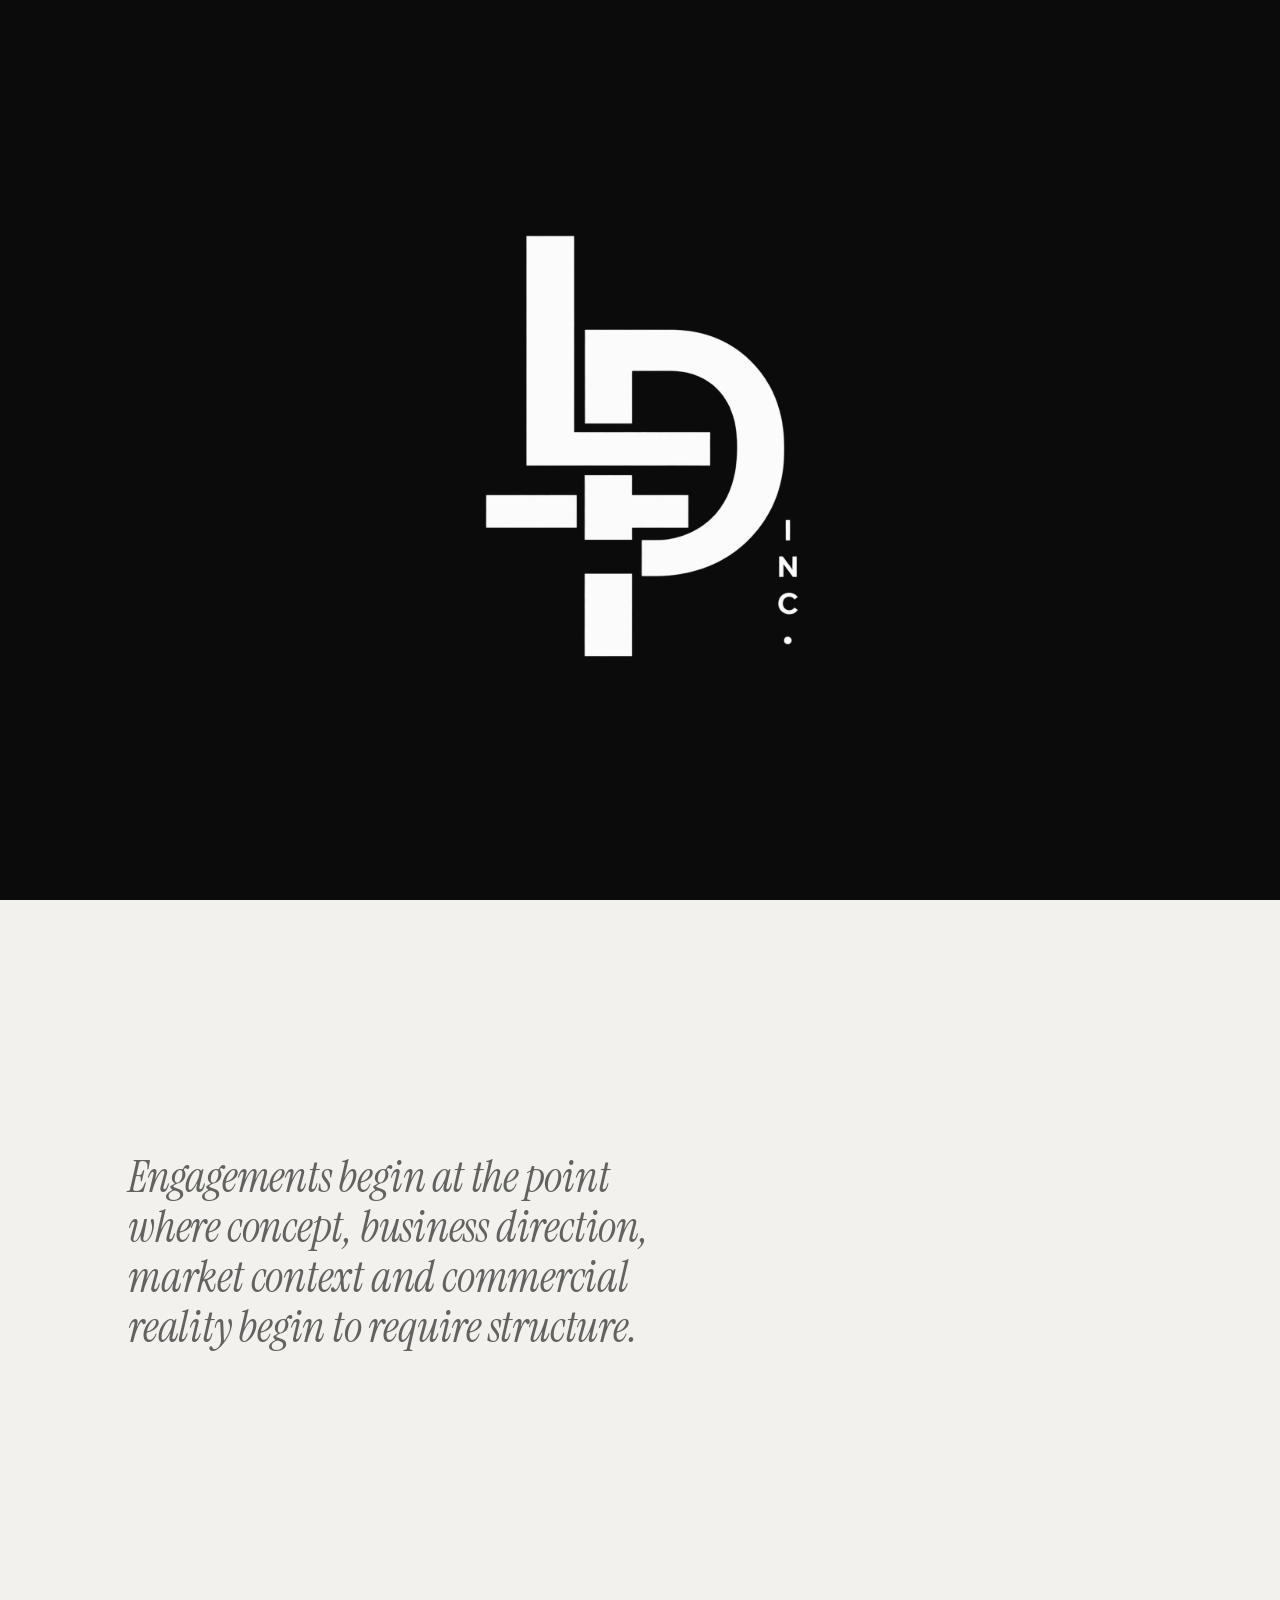
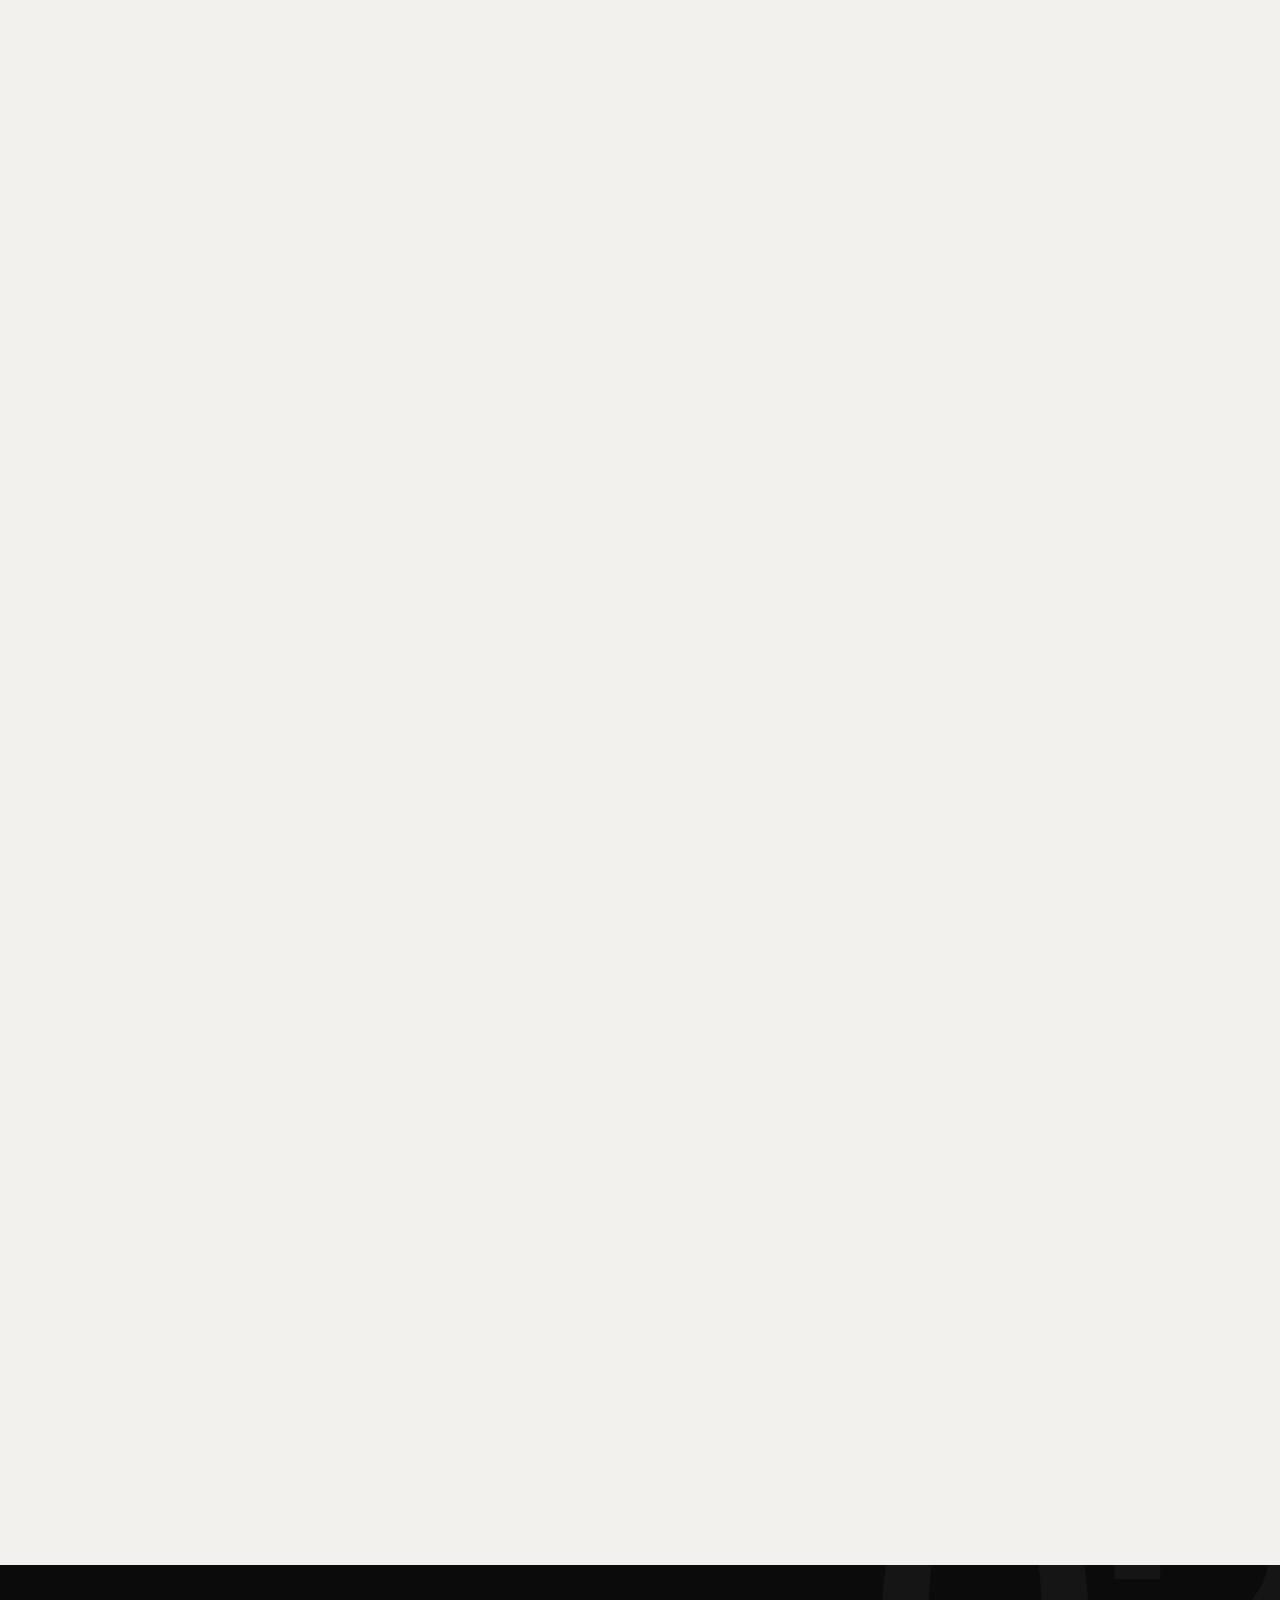
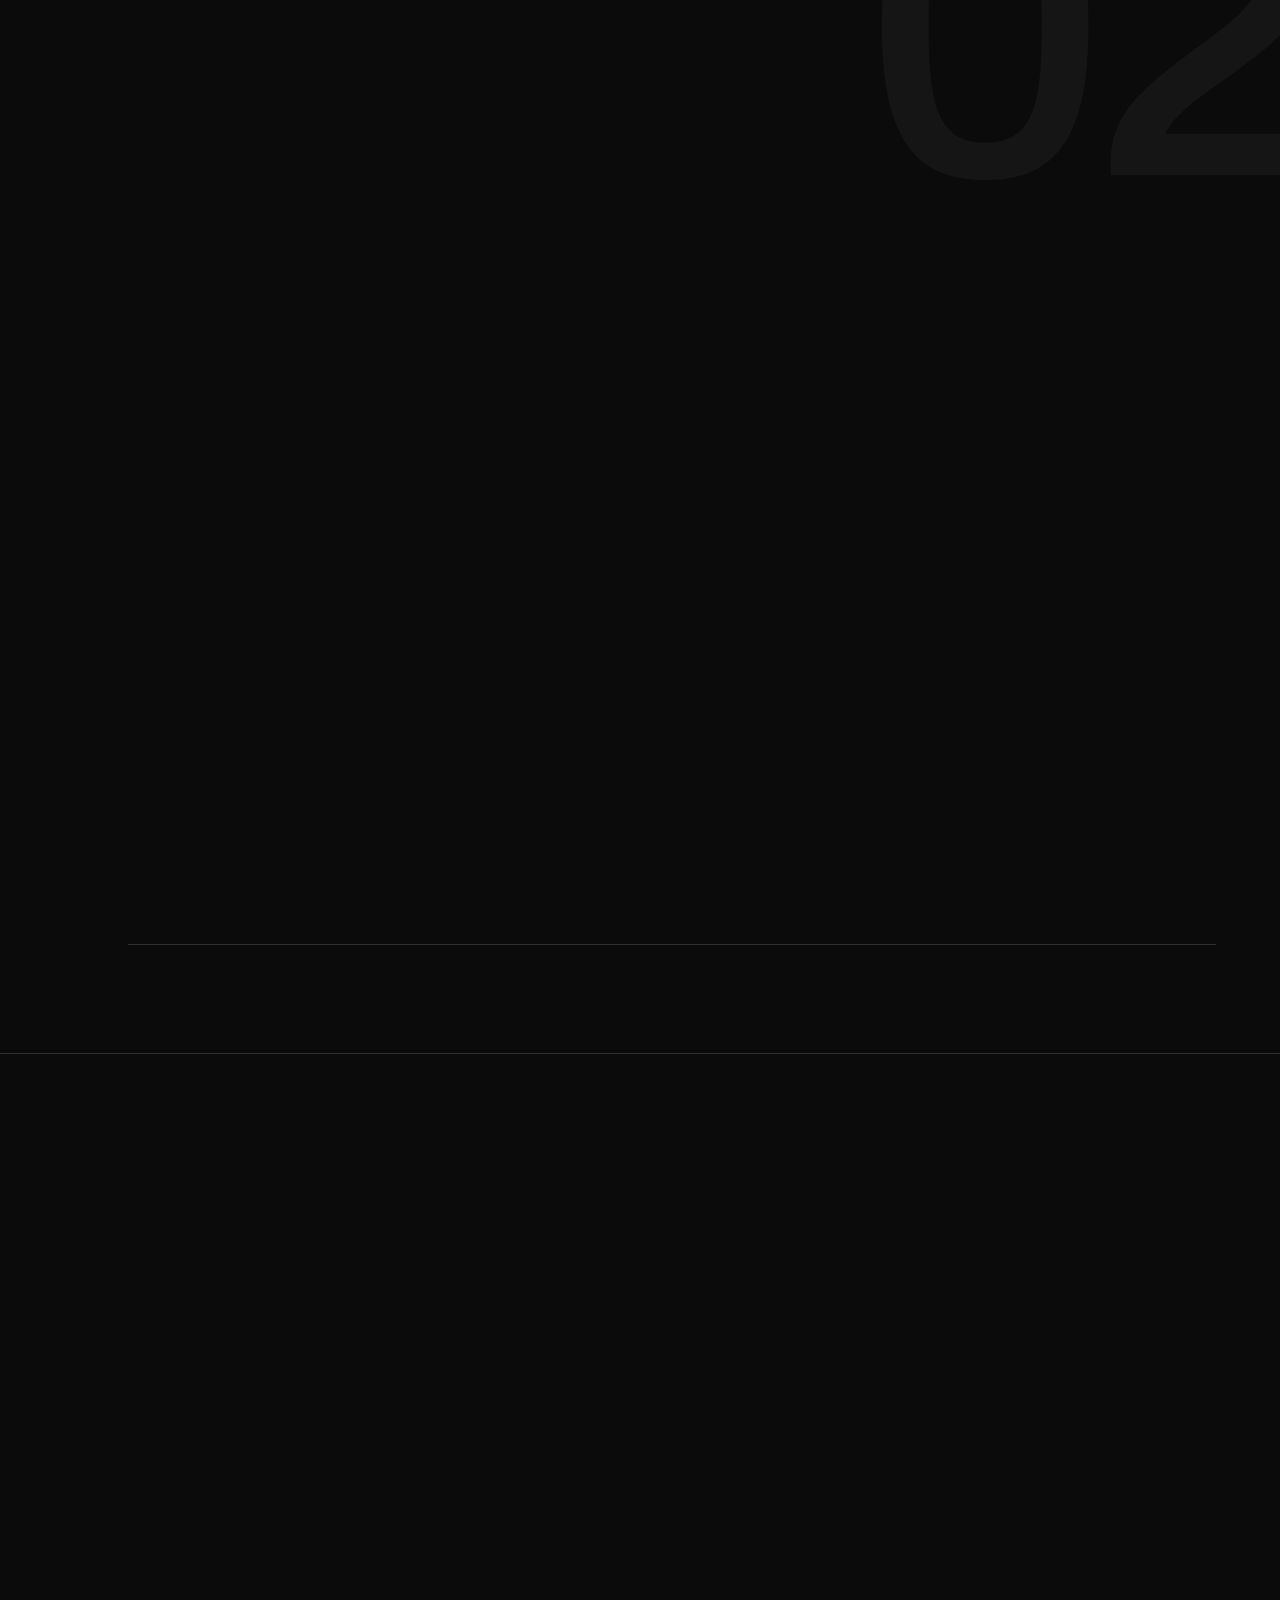
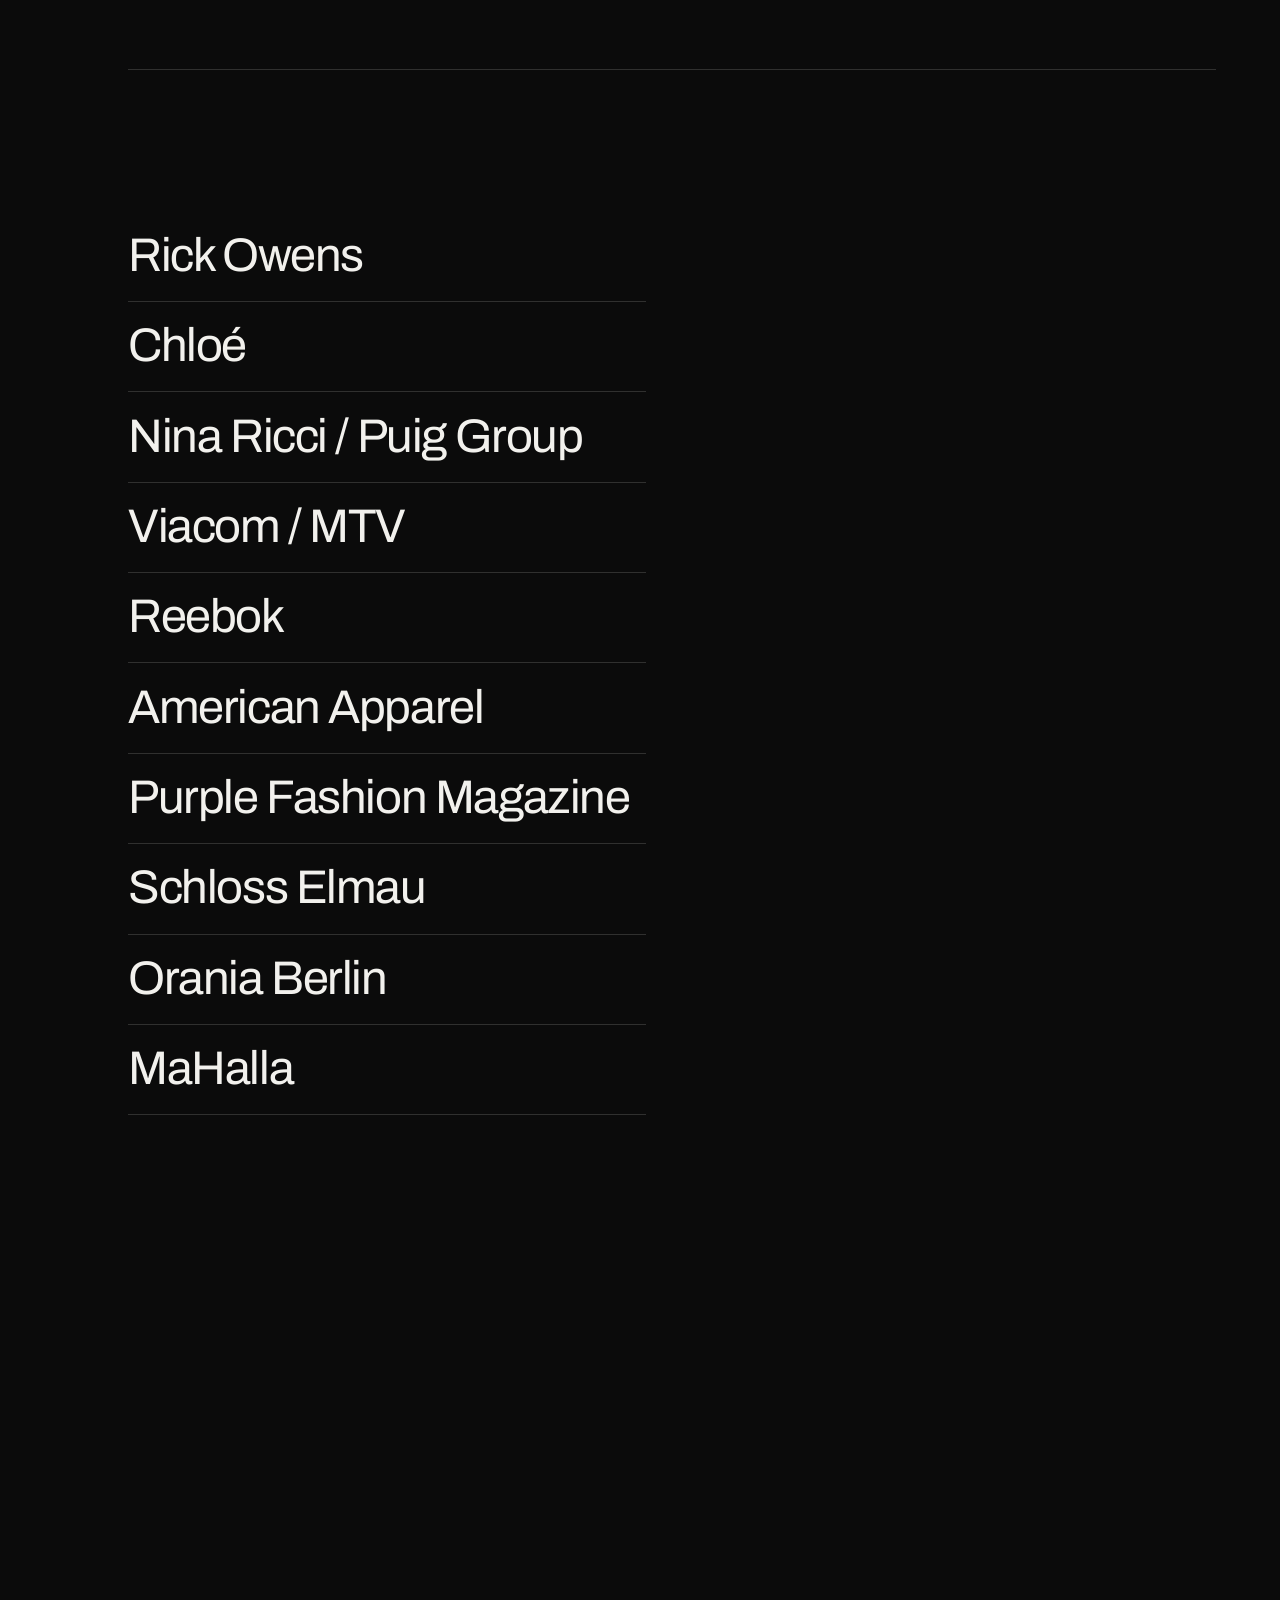
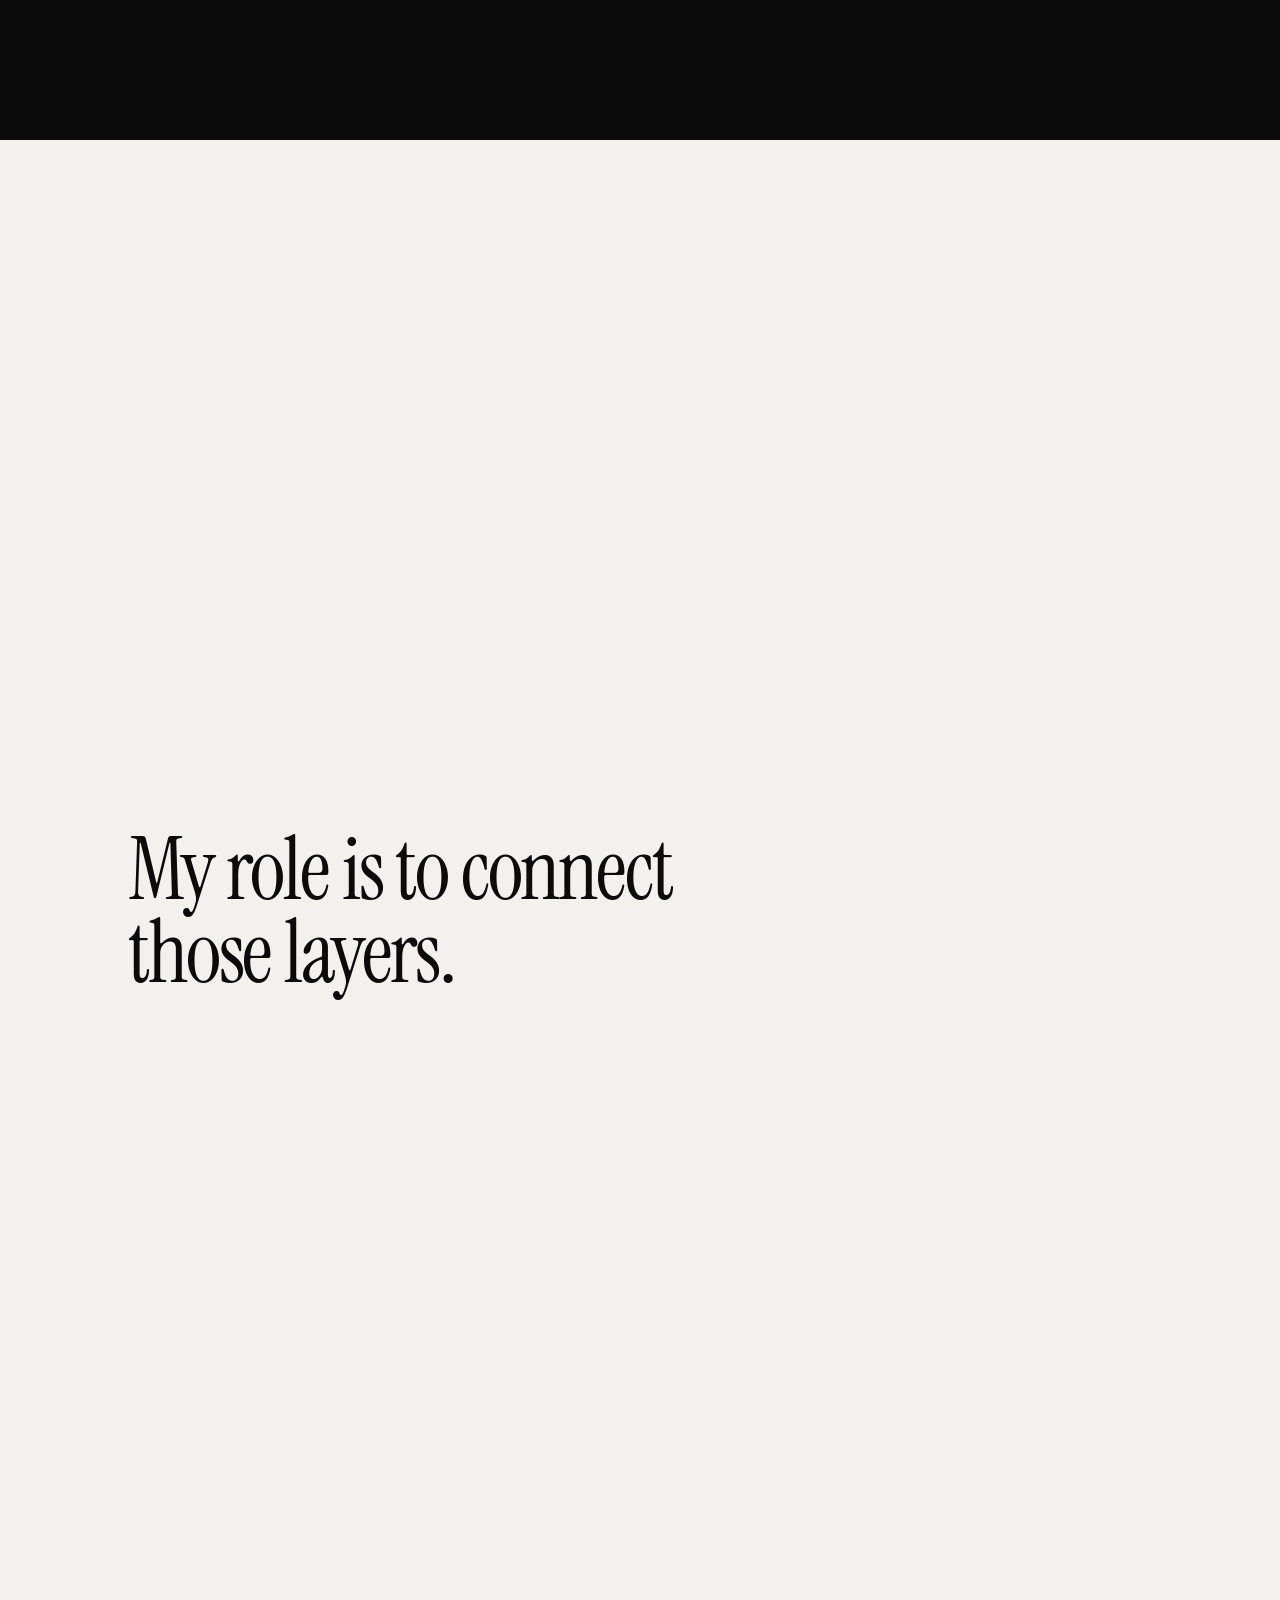
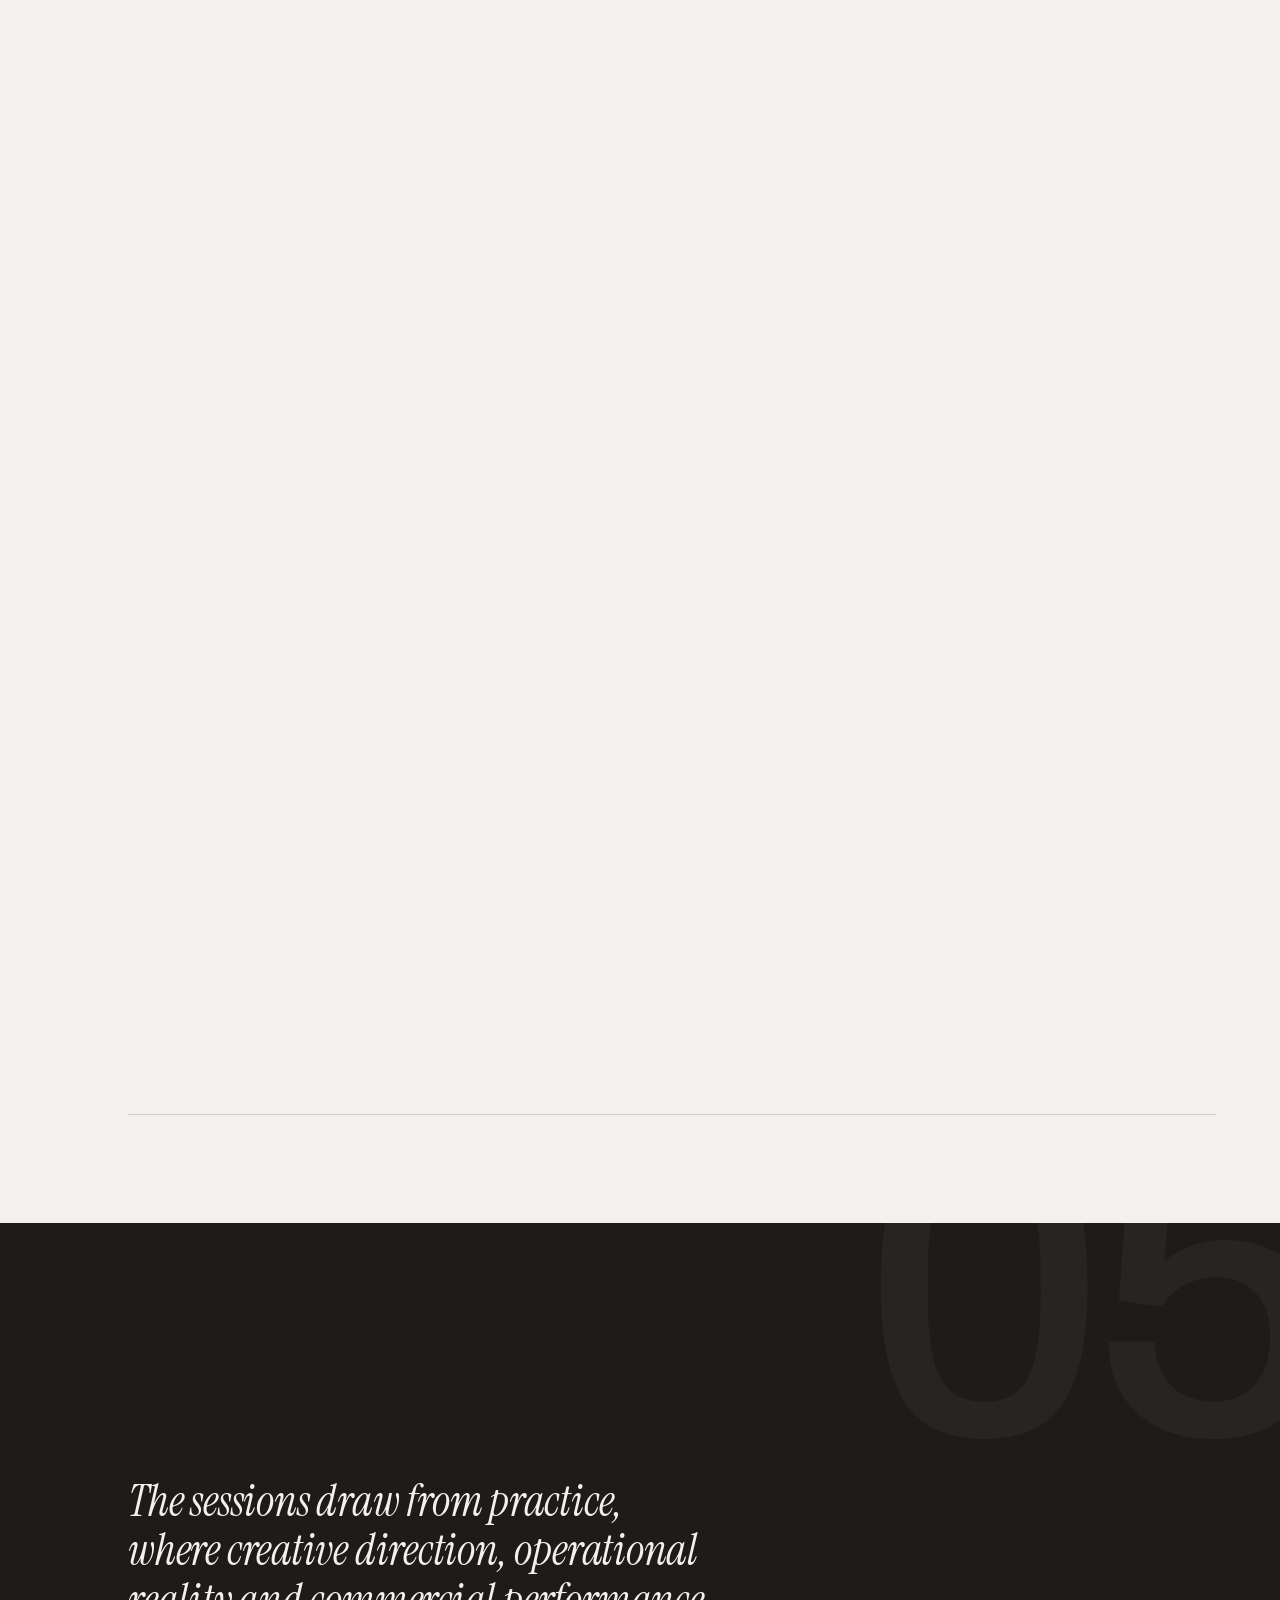
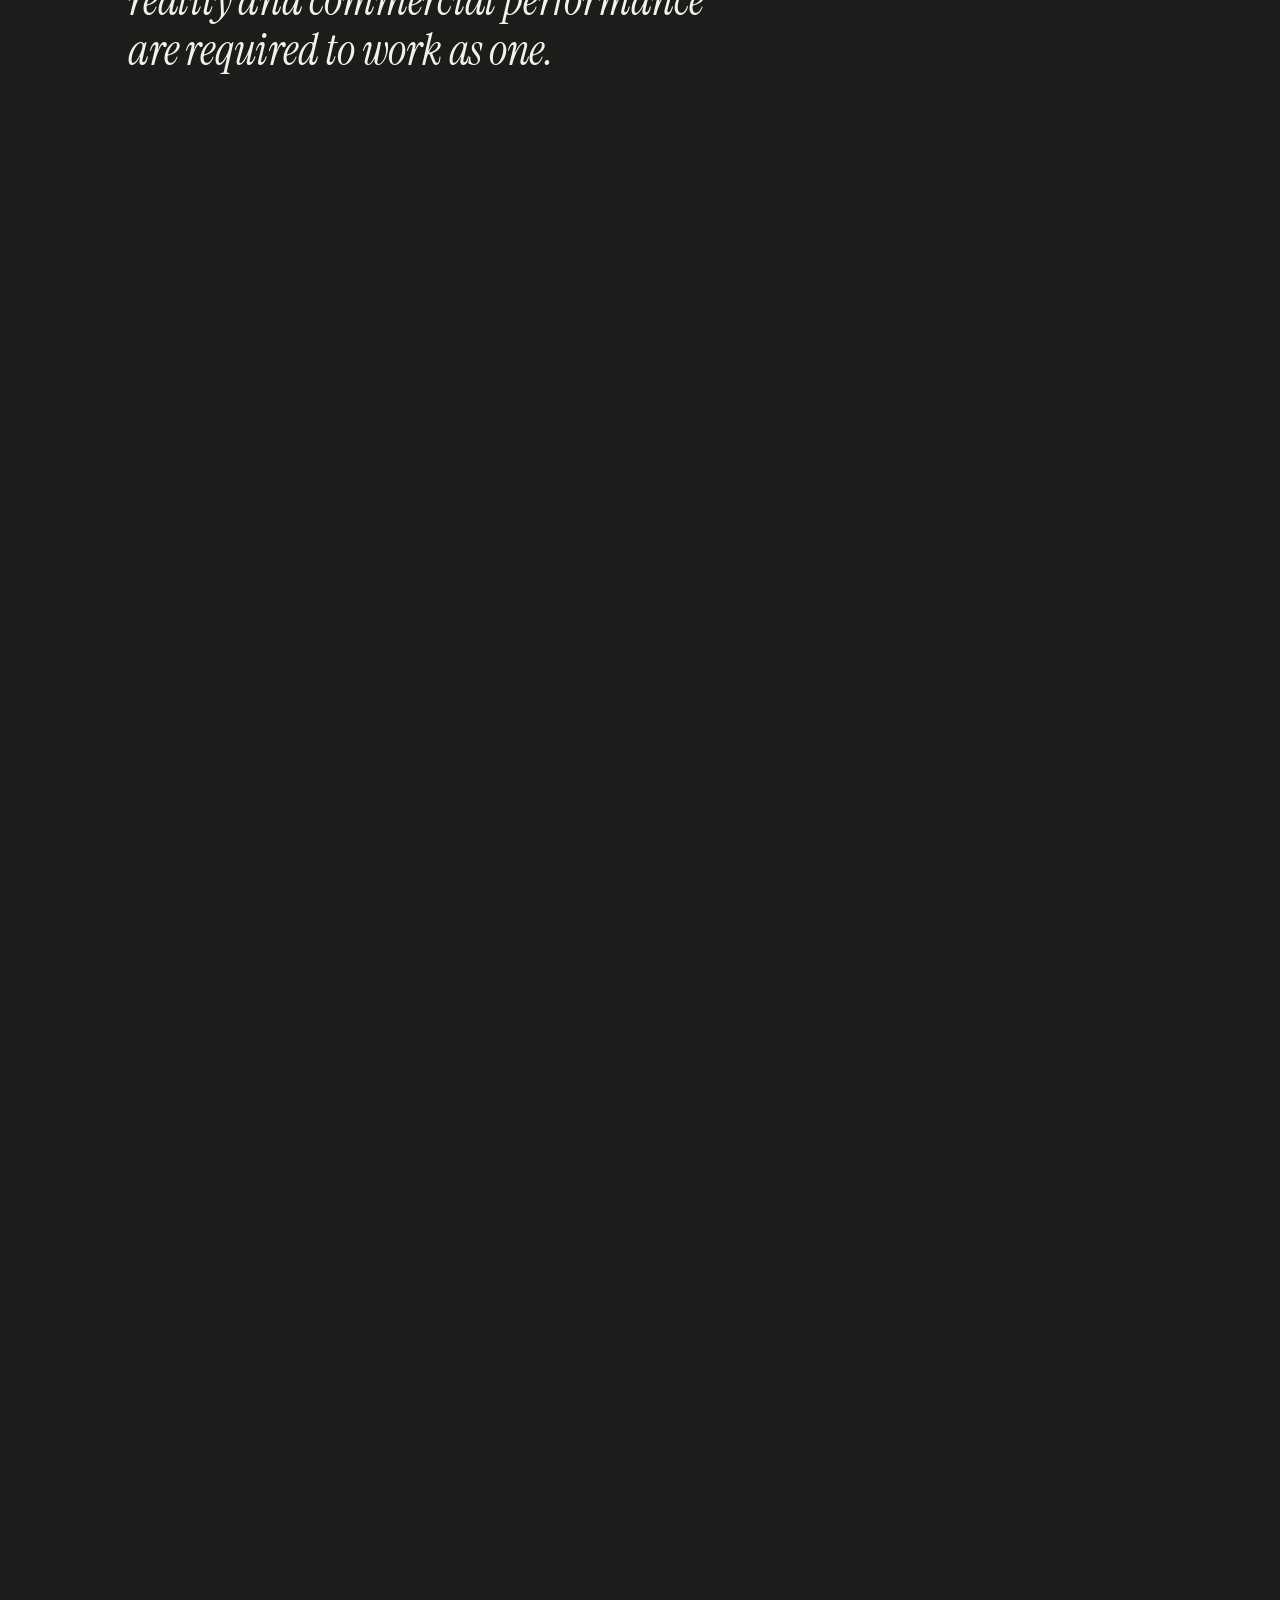
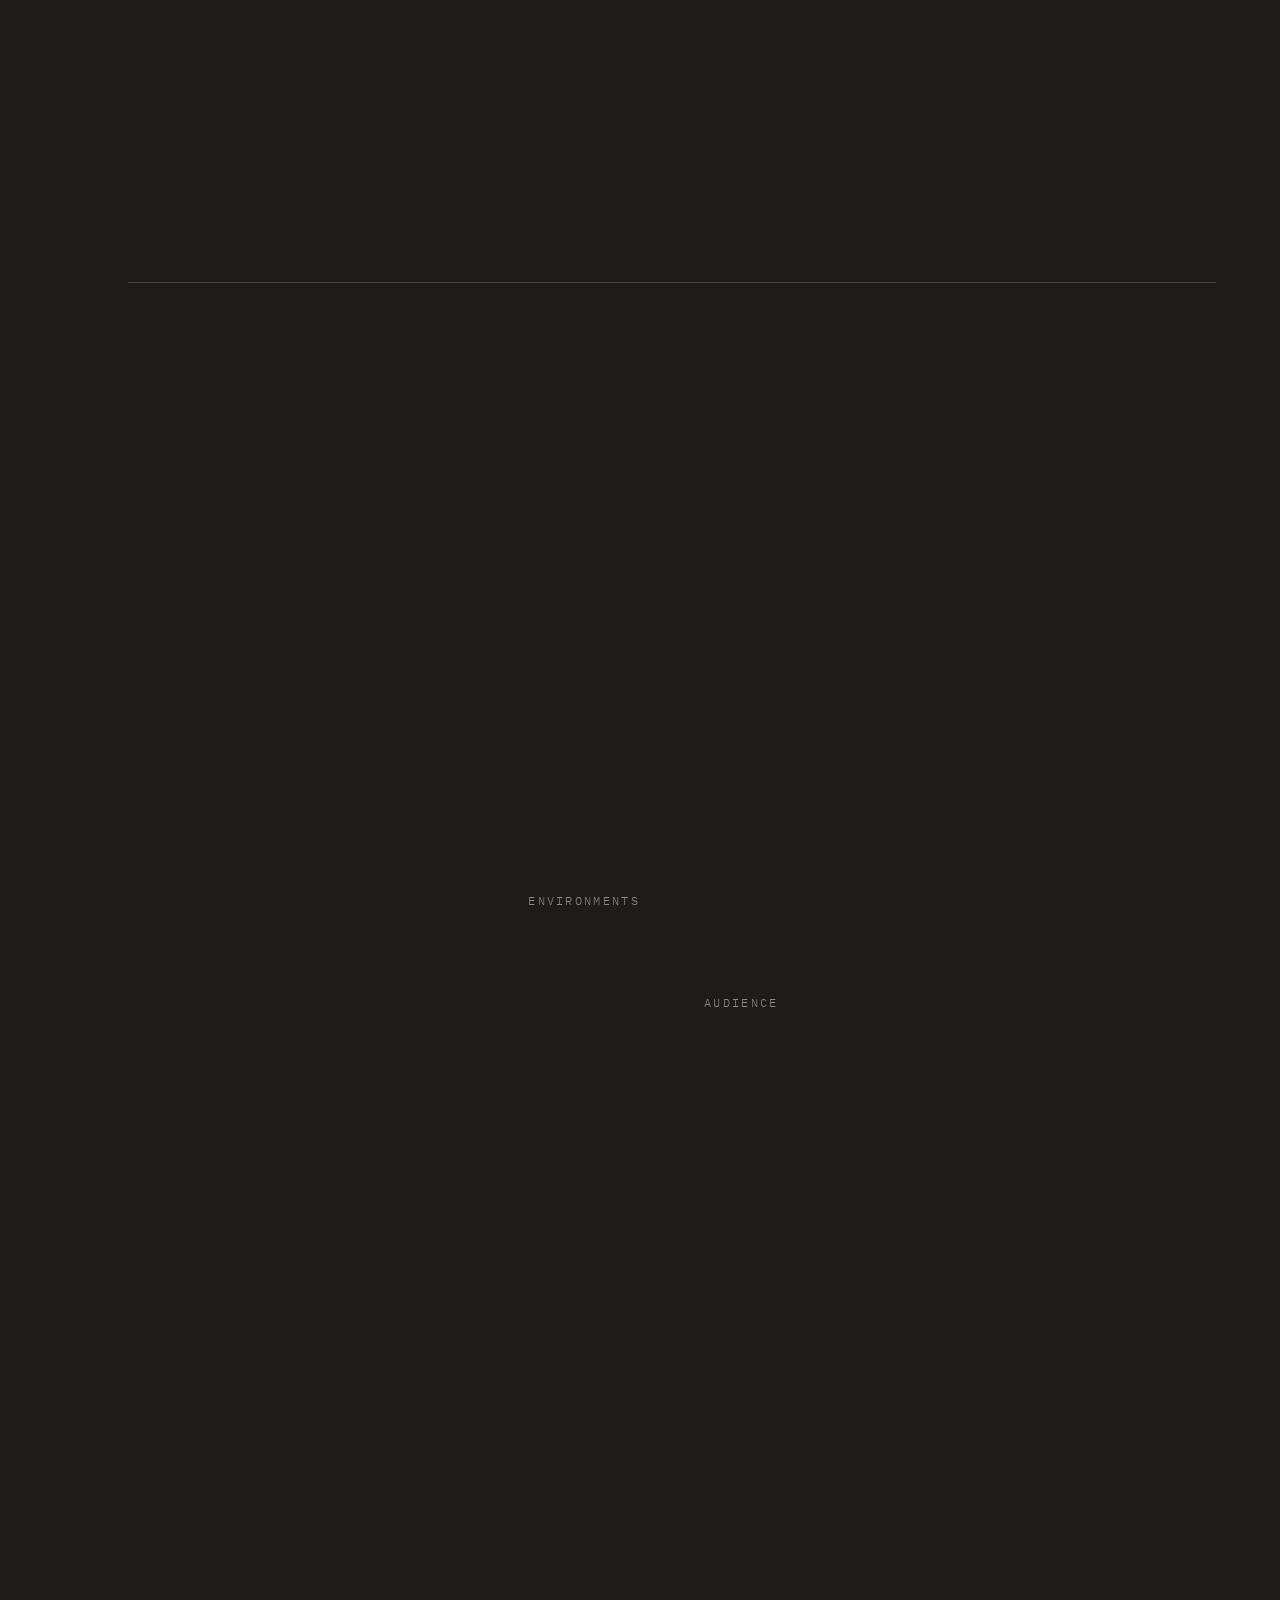
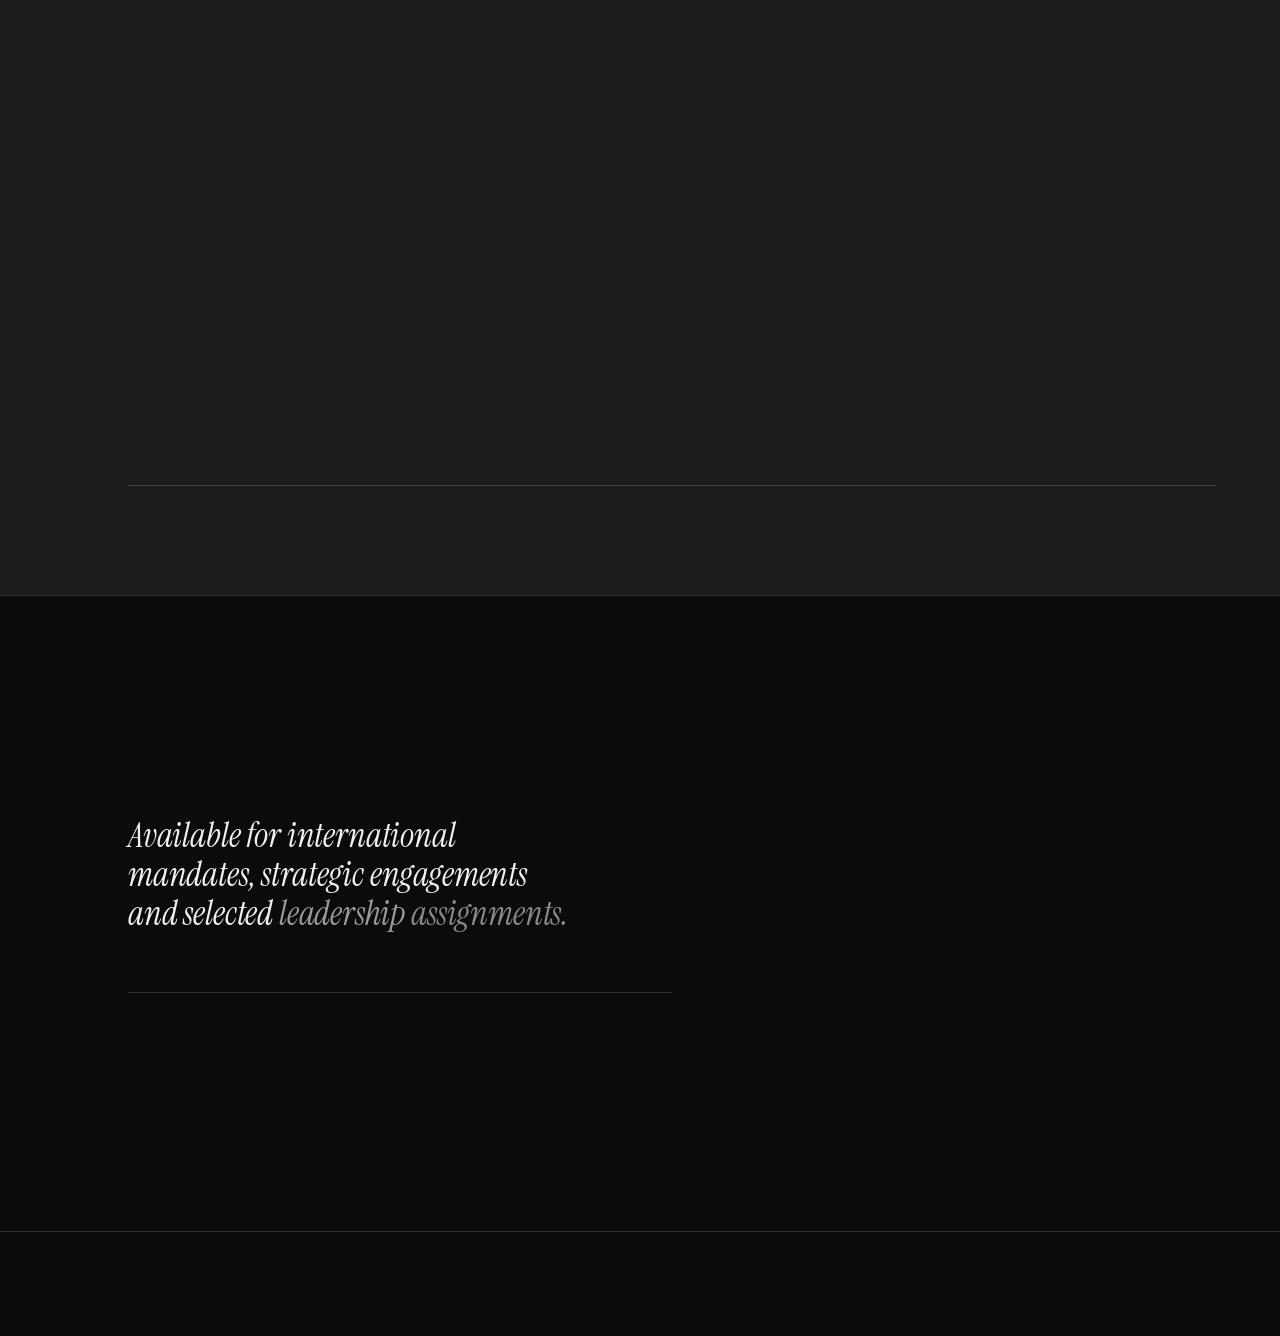
<file: another-perspective/index.html>
<!DOCTYPE html>
<html lang="en" data-chrome="dark">
<head>
<meta charset="utf-8">
<meta name="viewport" content="width=device-width, initial-scale=1, viewport-fit=cover">

<title>LDT INC</title>
<meta name="description" content="Lena Daniela Thomas works across brand, business, operations and commercial performance, transforming complex creative and commercial environments into structured, scalable systems.">
<link rel="canonical" href="https://ldt-inc.com/another-perspective/">
<meta name="robots" content="noindex, nofollow">
<meta name="author" content="Lena Daniela Thomas">
<meta name="theme-color" content="#0B0B0B">

<meta property="og:type" content="website">
<meta property="og:site_name" content="LDT INC">
<meta property="og:url" content="https://ldt-inc.com/another-perspective/">
<meta property="og:title" content="Lena Daniela Thomas — Brand, Business, Operations &amp; Commercial Strategy">
<meta property="og:description" content="Lena Daniela Thomas works across brand, business, operations and commercial performance, transforming complex creative and commercial environments into structured, scalable systems.">
<meta property="og:image" content="https://ldt-inc.com/another-perspective/assets/og-image.png">
<meta property="og:image:width" content="1200">
<meta property="og:image:height" content="630">
<meta property="og:locale" content="en_GB">
<meta name="twitter:card" content="summary_large_image">
<meta name="twitter:title" content="Lena Daniela Thomas — Brand, Business, Operations &amp; Commercial Strategy">
<meta name="twitter:description" content="Turning complex creative and commercial environments into structured, scalable systems.">
<meta name="twitter:image" content="https://ldt-inc.com/another-perspective/assets/og-image.png">

<link rel="icon" href="favicon.ico" sizes="any">
<link rel="icon" type="image/png" sizes="32x32" href="assets/favicon-32.png">
<link rel="icon" type="image/png" sizes="16x16" href="assets/favicon-16.png">
<link rel="apple-touch-icon" sizes="180x180" href="assets/apple-touch-icon.png">

<link rel="preconnect" href="https://fonts.googleapis.com">
<link rel="preconnect" href="https://fonts.gstatic.com" crossorigin>
<link rel="stylesheet" href="https://fonts.googleapis.com/css2?family=Archivo:ital,wght@0,300..700;1,400&amp;family=IBM+Plex+Mono:wght@300;400&amp;family=Instrument+Serif:ital@0;1&amp;display=swap">
<link rel="stylesheet" href="assets/css/styles.css">
<script>document.documentElement.className+=" js";if(matchMedia("(prefers-reduced-motion: reduce)").matches)document.documentElement.className+=" no-motion";</script>

<script type="application/ld+json">
{
  "@context": "https://schema.org",
  "@type": "Person",
  "name": "Lena Daniela Thomas",
  "url": "https://ldt-inc.com/another-perspective/",
  "email": "connect@ldt-inc.com",
  "jobTitle": "Brand, Business, Operations & Commercial Strategy",
  "description": "Turning complex creative and commercial environments into structured, scalable systems.",
  "sameAs": ["https://www.linkedin.com/in/lenathomas/"]
}
</script>
</head>

<body>
<a class="skip-link" href="#intro">Skip to content</a>

<div class="opening" id="opening" aria-hidden="true">
  <div class="opening__mark">
    <img class="opening__master" src="assets/ldt-inc-logo-white-web.png" alt="" width="1200" height="1200" decoding="async">
    <img class="opening__part" data-step="1" src="assets/logo/ell.png" alt="" decoding="async" style="--l:25.667%;--t:3.917%;--w:39.583%;--h:49.667%">
    <img class="opening__part" data-step="2" src="assets/logo/bowl.png" alt="" decoding="async" style="--l:37.917%;--t:24.083%;--w:43.167%;--h:53.167%">
    <img class="opening__part" data-step="3" src="assets/logo/bar.png" alt="" decoding="async" style="--l:16.833%;--t:59.25%;--w:19.917%;--h:7.667%">
    <img class="opening__part" data-step="3" src="assets/logo/block.png" alt="" decoding="async" style="--l:38.0%;--t:55.083%;--w:22.5%;--h:14.167%">
    <img class="opening__part" data-step="3" src="assets/logo/stem.png" alt="" decoding="async" style="--l:38.083%;--t:76.333%;--w:10.583%;--h:18.083%">
    <img class="opening__part" data-step="4" src="assets/logo/i.png" alt="" decoding="async" style="--l:80.917%;--t:64.75%;--w:1.417%;--h:4.667%">
    <img class="opening__part" data-step="4" src="assets/logo/n.png" alt="" decoding="async" style="--l:79.667%;--t:72.5%;--w:4.083%;--h:5.0%">
    <img class="opening__part" data-step="4" src="assets/logo/c.png" alt="" decoding="async" style="--l:79.5%;--t:80.417%;--w:4.417%;--h:4.75%">
    <img class="opening__part" data-step="4" src="assets/logo/dot.png" alt="" decoding="async" style="--l:80.667%;--t:89.583%;--w:1.833%;--h:2.167%">
  </div>
</div>


<!-- ═══════════════ CHROME ═══════════════ -->
<header class="chrome" id="chrome">
  <a class="chrome__mark" href="#intro" aria-label="LDT INC — back to top">LDT&nbsp;INC</a>
  <p class="chrome__counter" aria-hidden="true"><span data-current>00</span><span class="chrome__slash">/</span>06</p>
  <button class="chrome__index" type="button" id="index-open" aria-haspopup="dialog" aria-expanded="false" aria-controls="index-overlay">Index</button>
</header>

<!-- ═══════════════ SECTION SPINE ═══════════════ -->
<nav class="spine" aria-label="Sections">
  <ul class="spine__list">
    <li><a class="spine__link" href="#intro"          data-spine="intro"><span class="spine__num">00</span><span class="spine__label">Intro</span></a></li>
    <li><a class="spine__link" href="#core"           data-spine="core"><span class="spine__num">01</span><span class="spine__label">Core</span></a></li>
    <li><a class="spine__link" href="#focus"          data-spine="focus"><span class="spine__num">02</span><span class="spine__label">Focus</span></a></li>
    <li><a class="spine__link" href="#track"          data-spine="track"><span class="spine__num">03</span><span class="spine__label">Track</span></a></li>
    <li><a class="spine__link" href="#transformation" data-spine="transformation"><span class="spine__num">04</span><span class="spine__label">Transform</span></a></li>
    <li><a class="spine__link" href="#workshops"      data-spine="workshops"><span class="spine__num">05</span><span class="spine__label">Workshops</span></a></li>
    <li><a class="spine__link" href="#contact"        data-spine="contact"><span class="spine__num">06</span><span class="spine__label">Contact</span></a></li>
  </ul>
</nav>

<!-- ═══════════════ INDEX OVERLAY ═══════════════ -->
<div class="index" id="index-overlay" role="dialog" aria-modal="true" aria-label="Index" hidden>
  <div class="index__inner">
    <div class="index__head">
      <p class="meta">Index</p>
      <button class="index__close" type="button" id="index-close">Close</button>
    </div>
    <ol class="index__list">
      <li><a href="#intro"><span class="index__num">00</span><span class="index__title">Intro</span></a></li>
      <li><a href="#core"><span class="index__num">01</span><span class="index__title">Core Statement</span></a></li>
      <li><a href="#focus"><span class="index__num">02</span><span class="index__title">Areas of Focus</span></a></li>
      <li><a href="#track"><span class="index__num">03</span><span class="index__title">Track Record</span></a></li>
      <li><a href="#transformation"><span class="index__num">04</span><span class="index__title">Transformation &amp; Execution</span></a></li>
      <li><a href="#workshops"><span class="index__num">05</span><span class="index__title">Workshops &amp; Guest Lectures</span></a></li>
      <li><a href="#contact"><span class="index__num">06</span><span class="index__title">Contact</span></a></li>
    </ol>
    <div class="index__foot">
      <a href="mailto:connect@ldt-inc.com">connect@ldt-inc.com</a>
      <a href="https://www.linkedin.com/in/lenathomas/" rel="noopener">LinkedIn</a>
    </div>
  </div>
</div>

<main id="main">

<!-- ═══════════════ 00 — INTRO ═══════════════ -->
<section class="field field--dark hero" id="intro" data-section="intro" aria-labelledby="intro-h">
  <div class="container hero__inner">

    <div class="hero__body">
    <h1 class="hero__name" id="intro-h">
      <span class="hero__name-line">Lena</span>
      <span class="hero__name-line">Daniela</span>
      <span class="hero__name-line">Thomas</span>
    </h1>

    <p class="meta hero__role">Business Transformation&nbsp;/ Commercial Strategy&nbsp;/ Operations&nbsp;/ International Growth</p>

    <p class="hero__statement">Turning complex creative and commercial environments into structured, scalable systems.</p>
    </div>

    <div class="hero__foot">
      <span class="scroll-cue" aria-hidden="true"></span>
    </div>

  </div>
</section>

<!-- ═══════════════ 01 — CORE STATEMENT ═══════════════ -->
<section class="field field--light section" id="core" data-section="core" aria-labelledby="core-h">
  <div class="container">

    <header class="section-head">
      <p class="section-head__num">01</p>
      <h2 class="section-head__title" id="core-h">// Core Statement</h2>
    </header>

    <p class="lead">Engagements begin at the point where concept, business direction, market context and commercial reality begin to require structure.</p>

    <div class="reading">
      <p>I work across <strong>business transformation, operations and commercial strategy</strong> to build the structures, operating models and commercial frameworks required for growth and performance.</p>
      <p>Operating at the intersection of <strong>brand, business, operations and commercial performance</strong>, my work focuses on bringing together elements often treated in isolation and translating them into a coherent operating logic.</p>
      <p class="reading__cue">Structured across:</p>
    </div>

    <ul class="dimensions" aria-label="Structured across">
      <li class="dimensions__term">Brand</li>
      <li class="dimensions__term">Operations</li>
      <li class="dimensions__term">Commercial Architecture</li>
      <li class="dimensions__term">Market Expansion</li>
    </ul>

    <div class="reading reading--offset">
      <p>With more than two decades of cross-industry experience across brand-led, hospitality, cultural and development environments, my work centres on <strong>brand development, repositioning, transformation and the design of commercial and operational frameworks</strong>, moving between early-stage concepts, new ventures and established organizations.</p>
      <p>At its core is the ability to connect <strong>concept, brand, systems, production, market and revenue into one coherent structure</strong>. This includes translating creative ideas into viable business models, structuring operations, aligning production and distribution, developing revenue streams through licensing and collaborations, and positioning businesses for changing markets and international growth.</p>
      <p>I typically enter where direction requires precision or where complexity begins to obscure potential. Depending on the mandate, this can extend from strategic direction and structural development through to implementation and transformation.</p>
      <p>The objective remains consistent: to establish structures that are conceptually sound, operationally resilient and commercially effective.</p>
    </div>

  </div>
</section>

<!-- ═══════════════ 02 — AREAS OF FOCUS ═══════════════ -->
<section class="field field--dark section" id="focus" data-section="focus" aria-labelledby="focus-h" data-numeral="02">
  <div class="container">

    <header class="section-head">
      <p class="section-head__num">02</p>
      <h2 class="section-head__title" id="focus-h">// Areas of Focus</h2>
    </header>

    <ol class="indexed indexed--lg">
      <li class="indexed__item"><span class="indexed__num">01</span><span class="indexed__text">Business transformation from <strong>concept to execution</strong></span></li>
      <li class="indexed__item"><span class="indexed__num">02</span><span class="indexed__text">Commercial architecture, including <strong>pricing, margins and revenue models</strong></span></li>
      <li class="indexed__item"><span class="indexed__num">03</span><span class="indexed__text">Strategic operations and <strong>structural clarity</strong></span></li>
      <li class="indexed__item"><span class="indexed__num">04</span><span class="indexed__text">International expansion and <strong>market positioning across Europe, the Middle East and Asia</strong></span></li>
      <li class="indexed__item"><span class="indexed__num">05</span><span class="indexed__text">Brand development, repositioning and <strong>market differentiation</strong></span></li>
      <li class="indexed__item"><span class="indexed__num">06</span><span class="indexed__text">Operating models connecting <strong>brand, experience, production and commercial objectives</strong></span></li>
      <li class="indexed__item"><span class="indexed__num">07</span><span class="indexed__text">Hospitality, experience and <strong>brand-led development concepts</strong></span></li>
    </ol>

  </div>
</section>

<!-- ═══════════════ 03 — TRACK RECORD ═══════════════ -->
<section class="field field--dark section" id="track" data-section="track" aria-labelledby="track-h">
  <div class="container">

    <header class="section-head">
      <p class="section-head__num">03</p>
      <h2 class="section-head__title" id="track-h">// Track Record</h2>
    </header>

    <p class="lead">Experience moves between emerging concepts and established organizations, across brand-led, hospitality, cultural and commercial environments.</p>

    <div class="reading">
      <p>Two decades of leadership, transformation, commercial development and operations across global brands, independent businesses, hospitality and complex destination projects.</p>
    </div>

    <div class="track">

      <div class="track__names">
        <p class="track__label">Selected Organizations</p>
        <ul class="credits">
          <li class="credits__item">Rick Owens</li>
          <li class="credits__item">Chloé</li>
          <li class="credits__item">Nina Ricci / Puig Group</li>
          <li class="credits__item">Viacom / MTV</li>
          <li class="credits__item">Reebok</li>
          <li class="credits__item">American Apparel</li>
          <li class="credits__item">Purple Fashion Magazine</li>
          <li class="credits__item">Schloss Elmau</li>
          <li class="credits__item">Orania Berlin</li>
          <li class="credits__item">MaHalla</li>
        </ul>
        <p class="track__note">*A selected track record across international brands, commercial media environments, hospitality, culture and transformation... not a complete list.</p>
      </div>

      <div class="track__narrative">
        <p>Over the past two decades, my work has developed across environments in which strong creative identities and concepts need to translate into <strong>commercially viable and enduring formats</strong>.</p>
        <p>My experience includes <strong>Rick Owens, Chloé and Nina Ricci within Puig Group, American Apparel and Purple Fashion Magazine</strong>, providing a foundation across brand development, positioning, production, distribution, licensing and commercial collaboration.</p>
        <p>This expanded into hospitality and complex experience-led environments through <strong>Schloss Elmau and Orania Berlin</strong>, and into large-scale cultural transformation through <strong>MaHalla</strong>, where I led the <strong>transformation of a large-scale industrial site</strong> into a functioning cultural and event destination, bringing together concept, programming, production, operations and revenue-generating formats.</p>
        <p>More recent work extends this approach into <strong>hospitality and destination development, emerging ventures and international commercial contexts</strong>, including the development of brand and business structures, investment positioning, operating frameworks and market-facing concepts.</p>
        <p>Across these environments, the underlying work remains connected: understanding the potential of a concept or organization, identifying where brand, operations and commercial logic are misaligned, and building the structures required to move from potential into execution.</p>
        <p>Central to this approach is the alignment of <strong>creative direction, operational structure and financial performance</strong>, from licensing and collaboration models to production and distribution systems, new revenue formats and international market positioning.</p>
        <p>Operating across <strong>Europe, the Middle East and Asia</strong>, I work across industries where strong concepts, brands and experiences require the structure to <strong>function, scale and sustain relevance over time</strong>.</p>
      </div>

    </div>

  </div>
</section>

<!-- ═══════════════ 04 — TRANSFORMATION & EXECUTION ═══════════════ -->
<section class="field field--light section" id="transformation" data-section="transformation" aria-labelledby="transformation-h">
  <div class="container">

    <header class="section-head">
      <p class="section-head__num">04</p>
      <h2 class="section-head__title" id="transformation-h">// Transformation &amp; Execution</h2>
    </header>

    <p class="lead">Typically entering at the point where clarity, structure and direction begin to drift apart.</p>

    <div class="reading">
      <p>Transformation becomes necessary when creative ambition, operational reality and commercial performance no longer support one another, or when a strong concept has reached the point where it needs a more rigorous structure to move forward.</p>
    </div>

    <p class="anchor">My role is to connect those layers.</p>

    <ul class="layers" aria-label="Connected layers">
      <li class="layers__item">Concept</li>
      <li class="layers__item">Positioning</li>
      <li class="layers__item">Experience</li>
      <li class="layers__item">Operations</li>
      <li class="layers__item">Production</li>
      <li class="layers__item">Market</li>
      <li class="layers__item">Commercial Application</li>
    </ul>

    <div class="reading reading--offset">
      <p>Rather than treating concept, positioning, experience, operations, production and market dynamics as separate disciplines, I approach them as parts of one operating system. This allows strategic decisions to move beyond presentation and into <strong>implementation, commercial application and measurable execution</strong>.</p>
      <p>The mandate can begin with an early-stage concept requiring a viable operating and commercial model, an established organization requiring repositioning, or a complex environment in which growth, direction or performance has become fragmented.</p>
      <p>The focus is not simply on identifying what needs to change, but on establishing the structure required to make that change operational.</p>
    </div>

    <div class="subsection">
      <h3 class="subsection__title">// Scope</h3>
      <ol class="indexed">
        <li class="indexed__item"><span class="indexed__num">01</span><span class="indexed__text">Brand building and repositioning across industries, business models and market contexts</span></li>
        <li class="indexed__item"><span class="indexed__num">02</span><span class="indexed__text">Transformation of concepts into <strong>operationally and commercially viable formats</strong></span></li>
        <li class="indexed__item"><span class="indexed__num">03</span><span class="indexed__text">Development of operating models connecting <strong>positioning, experience, production, delivery and market execution</strong></span></li>
        <li class="indexed__item"><span class="indexed__num">04</span><span class="indexed__text">Commercial planning, including <strong>pricing, margin logic, conversion and revenue architecture</strong></span></li>
        <li class="indexed__item"><span class="indexed__num">05</span><span class="indexed__text">Design of licensing, partnership and collaboration structures as integrated <strong>revenue drivers</strong></span></li>
        <li class="indexed__item"><span class="indexed__num">06</span><span class="indexed__text">Alignment of production, distribution and supply chain with commercial objectives and growth dynamics</span></li>
        <li class="indexed__item"><span class="indexed__num">07</span><span class="indexed__text">Strategic development of <strong>hospitality, destination and experience-led concepts</strong></span></li>
        <li class="indexed__item"><span class="indexed__num">08</span><span class="indexed__text">International market positioning, expansion and partnership development</span></li>
        <li class="indexed__item"><span class="indexed__num">09</span><span class="indexed__text">Resolution of structural inefficiencies impacting <strong>performance, execution and scalable growth</strong></span></li>
        <li class="indexed__item"><span class="indexed__num">10</span><span class="indexed__text">Selected strategic and project-based leadership across transformation, new ventures and international expansion</span></li>
      </ol>
    </div>

  </div>
</section>

<!-- ═══════════════ 05 — WORKSHOPS & GUEST LECTURES ═══════════════ -->
<section class="field field--charcoal section" id="workshops" data-section="workshops" aria-labelledby="workshops-h" data-numeral="05">
  <div class="container">

    <header class="section-head">
      <p class="section-head__num">05</p>
      <h2 class="section-head__title" id="workshops-h">// Workshops &amp; Guest Lectures</h2>
    </header>

    <p class="lead">The sessions draw from practice, where creative direction, operational reality and commercial performance are required to work as one.</p>

    <div class="reading">
      <p>Rooted in more than two decades of cross-industry experience across <strong>brand-led, cultural, hospitality and commercial environments</strong>, the workshops and guest lectures translate practical experience into frameworks that can be applied to emerging talent, founder-led ventures and established organizations.</p>
      <p class="reading__question">At the centre is a fundamental question: <strong>how does a strong idea become something that can function, differentiate and perform in the real world?</strong></p>
      <p>Concept, brand, positioning, experience, operations, production and market dynamics are approached as one connected system, with particular focus on <strong>commercial strategy, revenue logic, economic viability and execution</strong>.</p>
      <p>The sessions are not based on a fixed academic methodology. Each context is approached individually, drawing from real operating environments and examining what holds, what needs to shift, and how commercial and operational structures can support creative integrity rather than compromise it.</p>
    </div>

    <div class="subsection">
      <h3 class="subsection__title">// Content Framework</h3>
      <ol class="framework">
        <li class="framework__item">
          <span class="framework__num">01</span>
          <div class="framework__body">
            <h4 class="framework__title">From Creative Vision to Market-Ready Brand</h4>
            <p class="framework__text">Translating identity, concept and creative direction into a differentiated market position and viable commercial proposition.</p>
          </div>
        </li>
        <li class="framework__item">
          <span class="framework__num">02</span>
          <div class="framework__body">
            <h4 class="framework__title">From Concept to Operating Model</h4>
            <p class="framework__text">Understanding how concept, experience, operations, production and revenue need to connect for an idea to function beyond its initial vision.</p>
          </div>
        </li>
        <li class="framework__item">
          <span class="framework__num">03</span>
          <div class="framework__body">
            <h4 class="framework__title">Building Sustainable and Scalable Creative Businesses</h4>
            <p class="framework__text">Creating structures that allow creative businesses to grow without losing the identity and relevance that created their value.</p>
          </div>
        </li>
        <li class="framework__item">
          <span class="framework__num">04</span>
          <div class="framework__body">
            <h4 class="framework__title">Brand Positioning &amp; Commercial Strategy</h4>
            <p class="framework__text">Connecting differentiation, market context, pricing, revenue logic and commercial execution across brand-led, hospitality, cultural and creative environments.</p>
          </div>
        </li>
        <li class="framework__item">
          <span class="framework__num">05</span>
          <div class="framework__body">
            <h4 class="framework__title">Transformation, Growth &amp; New Market Contexts</h4>
            <p class="framework__text">Understanding what needs to change when organizations evolve, enter new markets or move from an established model into a new phase of development.</p>
          </div>
        </li>
      </ol>
    </div>

    <div class="subsection">
      <h3 class="subsection__title">// Formats</h3>
      <ul class="formats">
        <li class="formats__item">
          <h4 class="formats__label">Short Term</h4>
          <p class="formats__desc">Guest Lectures and Focus Sessions</p>
          <p class="formats__dur">60 to 90 minutes</p>
        </li>
        <li class="formats__item">
          <h4 class="formats__label">Intensive</h4>
          <p class="formats__desc">Workshops and Weekend Formats</p>
          <p class="formats__dur">One to three days</p>
        </li>
        <li class="formats__item">
          <h4 class="formats__label">Long Term</h4>
          <p class="formats__desc">Project-Based Modules</p>
          <p class="formats__dur">One week to multi-week engagements</p>
        </li>
        <li class="formats__item">
          <h4 class="formats__label">Remote</h4>
          <p class="formats__desc">Lectures, Workshops and Ongoing Sessions</p>
          <p class="formats__dur">Across locations and time zones</p>
        </li>
      </ul>
    </div>

    <div class="subsection">
      <h3 class="subsection__title">// Environments &#215; Audience</h3>
      <div class="fieldmap">
        <div class="fieldmap__side fieldmap__side--env">
          <p class="fieldmap__group">Environments</p>
          <ul class="fieldmap__set">
            <li class="fieldmap__node"><span class="fieldmap__term">Institutions</span><span class="fieldmap__sub">Design Schools and Educational Platforms</span></li>
            <li class="fieldmap__node"><span class="fieldmap__term">Founder Programs</span><span class="fieldmap__sub">Accelerators and Venture Contexts</span></li>
            <li class="fieldmap__node"><span class="fieldmap__term">Cultural</span><span class="fieldmap__sub">Hospitality and Experience-Led Organizations</span></li>
            <li class="fieldmap__node"><span class="fieldmap__term">Private Sector</span><span class="fieldmap__sub">Brand-Led and Creative Businesses</span></li>
          </ul>
        </div>
        <div class="fieldmap__side fieldmap__side--aud">
          <p class="fieldmap__group">Audience</p>
          <ul class="fieldmap__set">
            <li class="fieldmap__node"><span class="fieldmap__term">Design and Fashion Institutions</span><span class="fieldmap__sub">Universities and Cultural Academies</span></li>
            <li class="fieldmap__node"><span class="fieldmap__term">Founder Programs</span><span class="fieldmap__sub">Accelerator Platforms and Venture Contexts</span></li>
            <li class="fieldmap__node"><span class="fieldmap__term">Cultural Organizations</span><span class="fieldmap__sub">Hospitality and Experience-Led Environments</span></li>
            <li class="fieldmap__node"><span class="fieldmap__term">Creative Businesses</span><span class="fieldmap__sub">Brand Teams and Founder-Led Ventures</span></li>
            <li class="fieldmap__node"><span class="fieldmap__term">Established Companies</span><span class="fieldmap__sub">and Institutional Organizations</span></li>
          </ul>
        </div>
      </div>
    </div>

    <div class="subsection">
      <h3 class="subsection__title">// Delivery Modes</h3>
      <dl class="modes">
        <div class="modes__row">
          <dt class="modes__label">On-site</dt>
          <dd class="modes__text">On-site, within institutions, cultural organizations, businesses and operational environments</dd>
        </div>
        <div class="modes__row">
          <dt class="modes__label">Remote</dt>
          <dd class="modes__text">Remote, across locations, time zones and distributed teams</dd>
        </div>
        <div class="modes__row">
          <dt class="modes__label">Structured Engagements</dt>
          <dd class="modes__text">Structured for focused engagements, intensive formats and ongoing collaboration depending on scope and objective</dd>
        </div>
      </dl>
    </div>

  </div>
</section>

<!-- ═══════════════ 06 — CONTACT ═══════════════ -->
<section class="field field--dark section contact" id="contact" data-section="contact" aria-labelledby="contact-h">
  <div class="container">

    <header class="section-head">
      <p class="section-head__num">06</p>
      <h2 class="section-head__title" id="contact-h">// Contact</h2>
    </header>

    <div class="contact__inner">
      <div class="contact__body">
        <p class="contact__availability">Available for international mandates, strategic engagements and selected leadership assignments.</p>

        <ul class="contact__list">
          <li class="contact__row">
            <a class="contact__link" href="mailto:connect@ldt-inc.com">Email</a>
          </li>
          <li class="contact__row">
            <a class="contact__link" href="https://www.linkedin.com/in/lenathomas/" target="_blank" rel="noopener noreferrer">LinkedIn</a>
          </li>
        </ul>
      </div>

      <div class="cmark" aria-hidden="true">
        <img class="cmark__master" src="assets/ldt-inc-logo-white-web.png" alt="" width="1200" height="1200" decoding="async" loading="lazy">
        <img class="cmark__part" data-step="1" src="assets/logo/ell.png" alt="" decoding="async" loading="lazy" style="--l:25.667%;--t:3.917%;--w:39.583%;--h:49.667%">
        <img class="cmark__part" data-step="2" src="assets/logo/bowl.png" alt="" decoding="async" loading="lazy" style="--l:37.917%;--t:24.083%;--w:43.167%;--h:53.167%">
        <img class="cmark__part" data-step="3" src="assets/logo/bar.png" alt="" decoding="async" loading="lazy" style="--l:16.833%;--t:59.25%;--w:19.917%;--h:7.667%">
        <img class="cmark__part" data-step="3" src="assets/logo/block.png" alt="" decoding="async" loading="lazy" style="--l:38.0%;--t:55.083%;--w:22.5%;--h:14.167%">
        <img class="cmark__part" data-step="3" src="assets/logo/stem.png" alt="" decoding="async" loading="lazy" style="--l:38.083%;--t:76.333%;--w:10.583%;--h:18.083%">
        <img class="cmark__part" data-step="4" src="assets/logo/i.png" alt="" decoding="async" loading="lazy" style="--l:80.917%;--t:64.75%;--w:1.417%;--h:4.667%">
        <img class="cmark__part" data-step="4" src="assets/logo/n.png" alt="" decoding="async" loading="lazy" style="--l:79.667%;--t:72.5%;--w:4.083%;--h:5.0%">
        <img class="cmark__part" data-step="4" src="assets/logo/c.png" alt="" decoding="async" loading="lazy" style="--l:79.5%;--t:80.417%;--w:4.417%;--h:4.75%">
        <img class="cmark__part" data-step="4" src="assets/logo/dot.png" alt="" decoding="async" loading="lazy" style="--l:80.667%;--t:89.583%;--w:1.833%;--h:2.167%">
      </div>
    </div>

  </div>
</section>

</main>

<footer class="footer field field--dark">
  <div class="container footer__inner">
    <nav class="footer__nav" aria-label="Legal">
      <a href="legal/imprint.html">Imprint</a>
      <a href="legal/privacy.html">Privacy</a>
    </nav>
    <p class="footer__copy">© 2026 LDT INC</p>
  </div>
</footer>

<!-- ═══════════════ RETURN (handheld) ═══════════════ -->
<button class="totop" type="button" id="to-top" aria-label="Back to top" hidden><span class="totop__arrow" aria-hidden="true">↑</span>Top</button>

<script src="assets/js/main.js" defer></script>
</body>
</html>
</file>
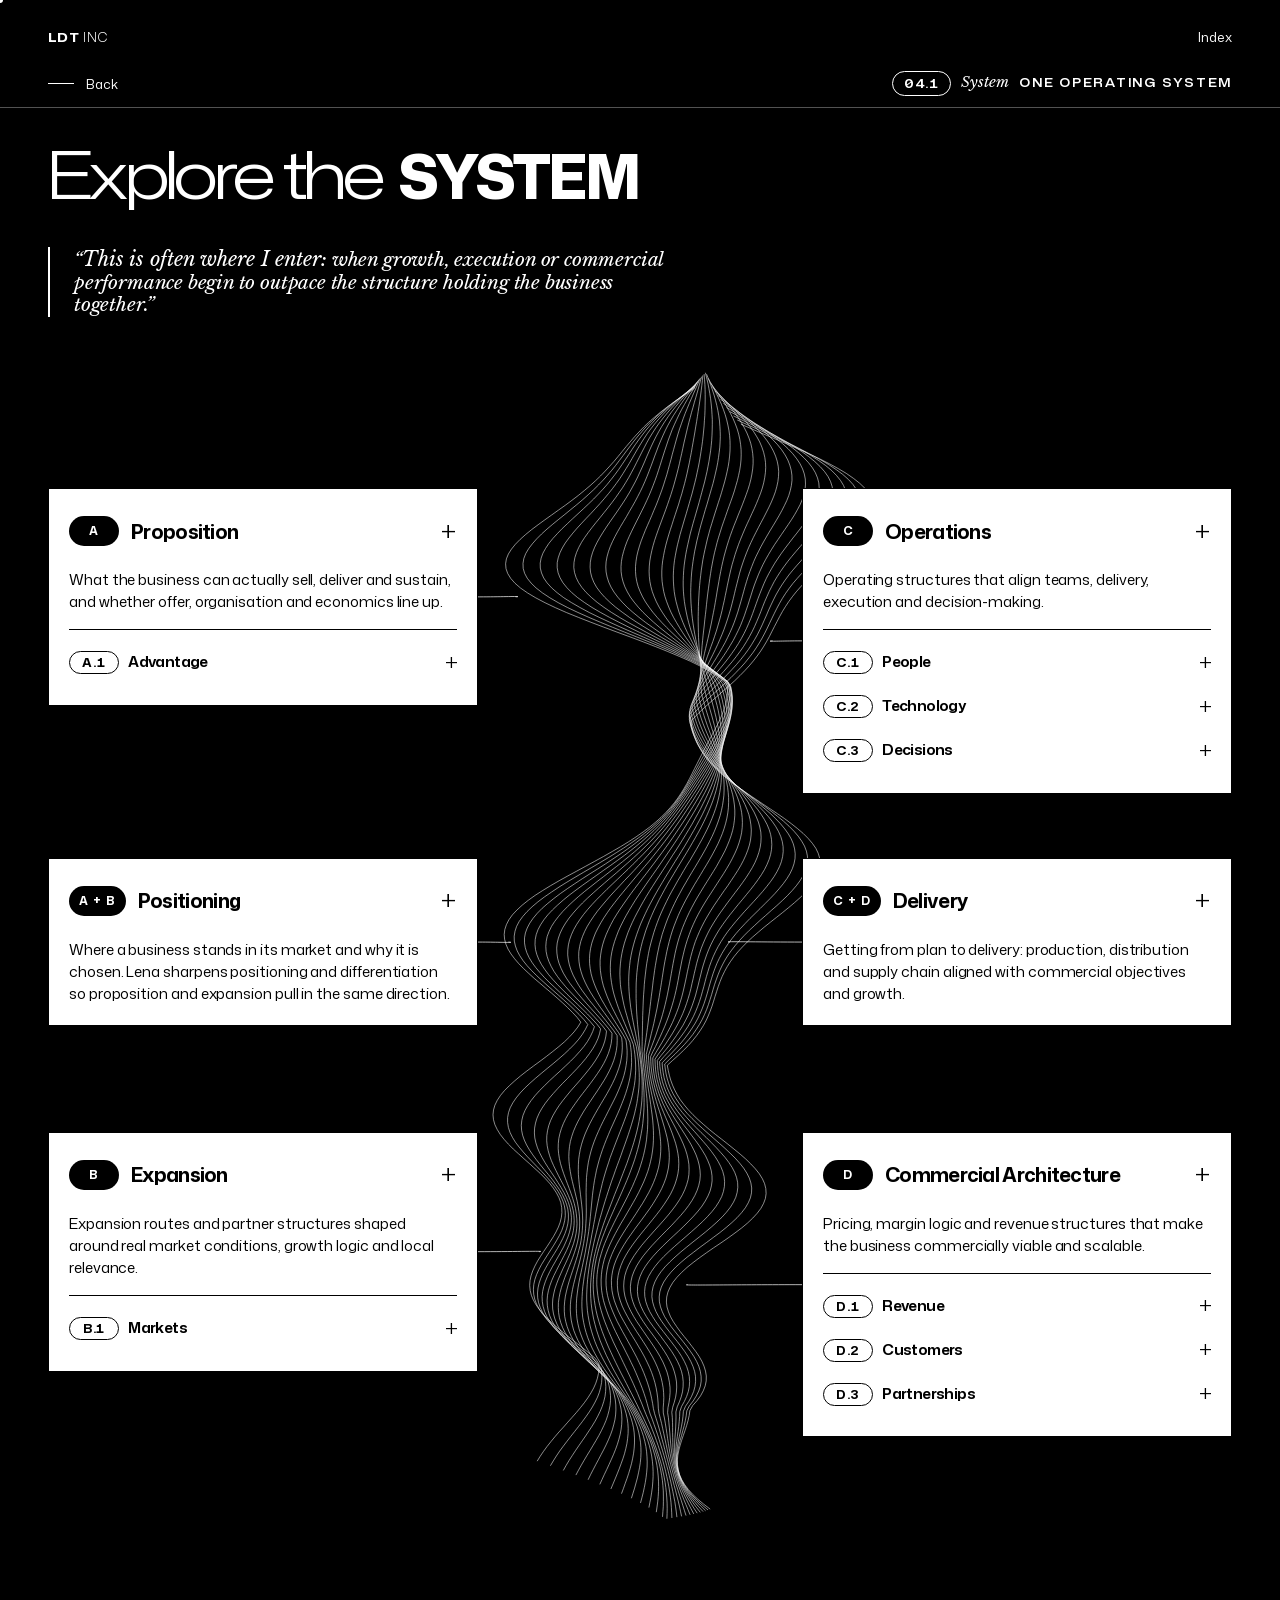
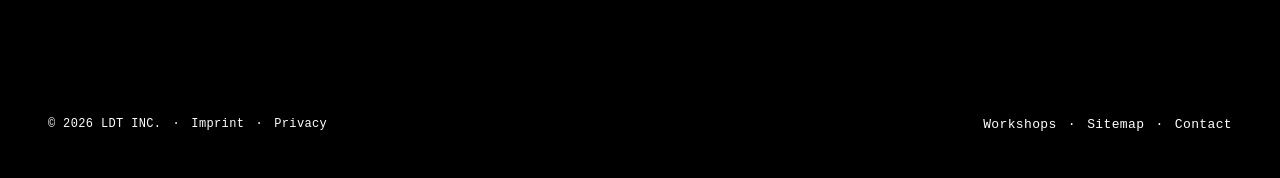
<file: explore/index.html>
<!doctype html>
<html lang="en" data-page="explore" data-root="../">
<head>
<meta charset="utf-8">
<meta name="viewport" content="width=device-width, initial-scale=1">
<title>Explore the System | LDT INC</title>
<meta name="description" content="The LDT INC operating system in one view: four dimensions, two connecting areas and eight deep dives, from proposition to commercial architecture.">
<link rel="canonical" href="https://ldt-inc.com/explore/">
<meta property="og:type" content="website">
<meta property="og:site_name" content="LDT INC">
<meta property="og:locale" content="en_GB">
<meta property="og:title" content="Explore the System | LDT INC">
<meta property="og:description" content="The LDT INC operating system in one view: four dimensions, two connecting areas and eight deep dives, from proposition to commercial architecture.">
<meta property="og:url" content="https://ldt-inc.com/explore/">
<link rel="icon" href="../assets/icons/favicon-32.png?v=4" sizes="32x32" type="image/png">
<link rel="icon" href="../assets/icons/favicon-16.png?v=4" sizes="16x16" type="image/png">
<link rel="icon" href="../assets/icons/favicon-48.png?v=4" sizes="48x48" type="image/png">
<link rel="icon" href="../assets/icons/icon-192.png?v=4" sizes="192x192" type="image/png">
<link rel="apple-touch-icon" href="../assets/icons/apple-touch-icon.png?v=3">
<link rel="preload" href="../assets/fonts/mona-sans-latin.woff2" as="font" type="font/woff2" crossorigin>
<link rel="preload" href="../assets/fonts/LibreBaskerville-Italic.woff2" as="font" type="font/woff2" crossorigin>
<link rel="stylesheet" href="../assets/css/site.css?v=65">
<link rel="stylesheet" href="../assets/css/explore-page.css?v=2">
<link rel="stylesheet" href="../assets/css/explore.css?v=104">
<script src="../assets/js/head.js?v=14"></script>
</head>
<body>
<main id="main">
<div id="approach" class="xp" data-band="black">
  <div class="subbar"><a class="back" href="../#system" data-cut data-act><i></i>Back</a><span class="lbl loc"><span class="pill">04.1</span><span class="dctx">System</span><span class="dcur">One operating system</span></span></div>
  <div class="inner">
    <div class="dkick"><h1 class="t" id="h-app"><span>Explore the</span> <strong>SYSTEM</strong></h1></div>
    <div class="xmap" id="xMap"><div class="sy-tab"><div class="sy-c sy-d" data-d="0"><p class="sy-dh" aria-hidden="true"><span class="sy-l">A</span><b>Proposition</b></p><button type="button" class="sy-h" data-ddim="0" data-act="" role="link"><span class="sy-l" aria-hidden="true">A</span><span class="n">Proposition</span><span class="plus" aria-hidden="true">+</span></button><p class="sy-ap">What the business can actually sell, deliver and sustain, and whether offer, organisation and economics line up.</p><ul><li><button type="button" data-dreal="1" data-act="" role="link"><b class="ad">A.1</b><span>Advantage</span><i aria-hidden="true">+</i></button></li></ul></div><div class="sy-c sy-x" data-k="0"><button type="button" class="sy-k" data-dreal="4" data-act="" role="link" aria-label="Positioning, connects Proposition and Expansion"><span class="ab" aria-hidden="true">A + B</span><span class="n">Positioning</span><span class="plus" aria-hidden="true">+</span></button><p class="sy-ap">Where a business stands in its market and why it is chosen. Lena sharpens positioning and differentiation so proposition and expansion pull in the same direction.</p></div><div class="sy-c sy-d on" data-d="1"><p class="sy-dh" aria-hidden="true"><span class="sy-l">B</span><b>Expansion</b></p><button type="button" class="sy-h" data-ddim="1" data-act="" role="link"><span class="sy-l" aria-hidden="true">B</span><span class="n">Expansion</span><span class="plus" aria-hidden="true">+</span></button><p class="sy-ap">Expansion routes and partner structures shaped around real market conditions, growth logic and local relevance.</p><ul><li><button type="button" data-dreal="0" data-act="" role="link"><b class="ad">B.1</b><span>Markets</span><i aria-hidden="true">+</i></button></li></ul></div><div class="sy-c sy-d" data-d="2"><p class="sy-dh" aria-hidden="true"><span class="sy-l">C</span><b>Operations</b></p><button type="button" class="sy-h" data-ddim="2" data-act="" role="link"><span class="sy-l" aria-hidden="true">C</span><span class="n">Operations</span><span class="plus" aria-hidden="true">+</span></button><p class="sy-ap">Operating structures that align teams, delivery, execution and decision-making.</p><ul><li><button type="button" data-dreal="7" data-act="" role="link"><b class="ad">C.1</b><span>People</span><i aria-hidden="true">+</i></button></li><li><button type="button" data-dreal="2" data-act="" role="link"><b class="ad">C.2</b><span>Technology</span><i aria-hidden="true">+</i></button></li><li><button type="button" data-dreal="8" data-act="" role="link"><b class="ad">C.3</b><span>Decisions</span><i aria-hidden="true">+</i></button></li></ul></div><div class="sy-c sy-x" data-k="1"><button type="button" class="sy-k" data-dreal="3" data-act="" role="link" aria-label="Delivery, connects Operations and Commercial Architecture"><span class="ab" aria-hidden="true">C + D</span><span class="n">Delivery</span><span class="plus" aria-hidden="true">+</span></button><p class="sy-ap">Getting from plan to delivery: production, distribution and supply chain aligned with commercial objectives and growth.</p></div><div class="sy-c sy-d" data-d="3"><p class="sy-dh" aria-hidden="true"><span class="sy-l">D</span><b>Commercial Architecture</b></p><button type="button" class="sy-h" data-ddim="3" data-act="" role="link"><span class="sy-l" aria-hidden="true">D</span><span class="n">Commercial Architecture</span><span class="plus" aria-hidden="true">+</span></button><p class="sy-ap">Pricing, margin logic and revenue structures that make the business commercially viable and scalable.</p><ul><li><button type="button" data-dreal="6" data-act="" role="link"><b class="ad">D.1</b><span>Revenue</span><i aria-hidden="true">+</i></button></li><li><button type="button" data-dreal="5" data-act="" role="link"><b class="ad">D.2</b><span>Customers</span><i aria-hidden="true">+</i></button></li><li><button type="button" data-dreal="9" data-act="" role="link"><b class="ad">D.3</b><span>Partnerships</span><i aria-hidden="true">+</i></button></li></ul></div></div></div>
    <p class="aentry"><em>This is often where I enter:</em> when growth, execution or commercial performance begin to outpace the structure holding the business together.</p>
  </div>
  <footer class="release-footer explore-footer"><div class="horizon"></div><div class="foot"><nav class="footer-primary" aria-label="Legal and copyright"><span>&copy; 2026 LDT INC.</span><a href="../legal/imprint.html" data-cut data-act>Imprint</a><a href="../legal/privacy.html" data-cut data-act>Privacy</a></nav><nav class="footer-secondary" aria-label="Further links"><a href="../workshops/" data-cut data-act>Workshops</a><a href="../sitemap/" data-cut data-act>Sitemap</a><a href="../#contact" data-cut data-act>Contact</a></nav></div></footer>
</div>
</main>
<script src="../assets/vendor/gsap.min.js?v=14"></script>
<script src="../assets/vendor/lenis.min.js?v=14"></script>
<script src="../assets/js/common.js?v=54"></script>
<script src="../assets/js/explore-data.js?v=1"></script>
<script src="../assets/js/explore.js?v=81"></script>
<script src="../assets/js/explore-page.js?v=1"></script>
</body>
</html>
</file>
<file: assets/css/site.css>
/* LDT INC | shared styles for all pages */

@font-face{font-family:"Mona Sans";font-style:normal;font-weight:200 900;font-stretch:75% 125%;font-display:swap;src:url(../fonts/mona-sans-latin-ext.woff2) format("woff2");unicode-range:U+0100-02BA,U+02BD-02C5,U+02C7-02CC,U+02CE-02D7,U+02DD-02FF,U+0304,U+0308,U+0329,U+1D00-1DBF,U+1E00-1E9F,U+1EF2-1EFF,U+2020,U+20A0-20AB,U+20AD-20C0,U+2113,U+2C60-2C7F,U+A720-A7FF}
@font-face{font-family:"Mona Sans";font-style:normal;font-weight:200 900;font-stretch:75% 125%;font-display:swap;src:url(../fonts/mona-sans-latin.woff2) format("woff2");unicode-range:U+0000-00FF,U+0131,U+0152-0153,U+02BB-02BC,U+02C6,U+02DA,U+02DC,U+0304,U+0308,U+0329,U+2000-206F,U+20AC,U+2122,U+2191,U+2193,U+2212,U+2215,U+FEFF,U+FFFD}
@font-face{font-family:"Libre Baskerville";font-style:normal;font-weight:400;font-display:swap;src:url(../fonts/LibreBaskerville-Regular.woff2) format("woff2"),url(../fonts/LibreBaskerville-Regular.ttf) format("truetype")}
@font-face{font-family:"Libre Baskerville";font-style:italic;font-weight:400;font-display:swap;src:url(../fonts/LibreBaskerville-Italic.woff2) format("woff2"),url(../fonts/LibreBaskerville-Italic.ttf) format("truetype")}
@font-face{font-family:"Libre Baskerville";font-style:normal;font-weight:500;font-display:swap;src:url(../fonts/LibreBaskerville-Medium.woff2) format("woff2"),url(../fonts/LibreBaskerville-Medium.ttf) format("truetype")}
@font-face{font-family:"Libre Baskerville";font-style:italic;font-weight:500;font-display:swap;src:url(../fonts/LibreBaskerville-MediumItalic.woff2) format("woff2"),url(../fonts/LibreBaskerville-MediumItalic.ttf) format("truetype")}
@font-face{font-family:"Libre Baskerville";font-style:normal;font-weight:600;font-display:swap;src:url(../fonts/LibreBaskerville-SemiBold.woff2) format("woff2"),url(../fonts/LibreBaskerville-SemiBold.ttf) format("truetype")}
@font-face{font-family:"Libre Baskerville";font-style:italic;font-weight:600;font-display:swap;src:url(../fonts/LibreBaskerville-SemiBoldItalic.woff2) format("woff2"),url(../fonts/LibreBaskerville-SemiBoldItalic.ttf) format("truetype")}
@font-face{font-family:"Libre Baskerville";font-style:normal;font-weight:700;font-display:swap;src:url(../fonts/LibreBaskerville-Bold.woff2) format("woff2"),url(../fonts/LibreBaskerville-Bold.ttf) format("truetype")}
@font-face{font-family:"Libre Baskerville";font-style:italic;font-weight:700;font-display:swap;src:url(../fonts/LibreBaskerville-BoldItalic.woff2) format("woff2"),url(../fonts/LibreBaskerville-BoldItalic.ttf) format("truetype")}

:root{--m:48px;--ease:cubic-bezier(.2,.7,.1,1);--sans:"Mona Sans",system-ui,-apple-system,"Helvetica Neue",Arial,sans-serif;--serif:"Libre Baskerville","Times New Roman",serif;--graph:#7c7c7c}
*{box-sizing:border-box;margin:0;padding:0}
html,body{background:#fff;color:#000}
body{font-family:var(--sans);-webkit-font-smoothing:antialiased;text-rendering:optimizeLegibility;overflow-x:hidden}
html{overflow-x:clip}
@media (hover:hover) and (pointer:fine){body,a,button,[data-act]{cursor:none}}
a{color:inherit;text-decoration:none}
button{font:inherit;color:inherit;background:none;border:0;text-align:left;letter-spacing:inherit}
ol,ul{list-style:none}
h1,h2,h3{font-weight:inherit;font-size:inherit}
.sr{position:absolute!important;width:1px;height:1px;overflow:hidden;clip:rect(0 0 0 0);white-space:nowrap}
:focus{outline:none}
:focus-visible{outline:1px solid currentColor;outline-offset:4px}

.wd{font-stretch:125%;font-variation-settings:"wdth" 125}
.it{font-family:var(--serif);font-style:italic;font-weight:400}
.caps{font-stretch:125%;font-variation-settings:"wdth" 125;text-transform:uppercase;letter-spacing:.14em;font-weight:500}
.pill{display:inline-block;border:1px solid currentColor;border-radius:20px;padding:2px 8px;font-size:11px;letter-spacing:.06em;font-variant-numeric:tabular-nums;font-weight:400;line-height:1.3}
.dx{color:#fff;mix-blend-mode:difference}

/* chrome: header, rail, cursor, opener */
.chrome{position:fixed;z-index:60;color:#fff;mix-blend-mode:difference}
#hdr{top:0;left:0;right:0;display:flex;justify-content:space-between;align-items:center;padding:28px var(--m);pointer-events:none;font-size:13px;letter-spacing:.02em}
#hdr a,#hdr button{pointer-events:auto}
#hdr .brand{font-stretch:125%;font-variation-settings:"wdth" 125;font-weight:700;letter-spacing:.03em}
body.hero #railM{opacity:0;visibility:hidden}
/* landing header (prototype/landing-monolith-v3.html): identity top left, LDT INC takes its place once the landing is left */
html[data-page=home] #hdr{align-items:flex-start;padding-top:30px}
html[data-page=home] #hdr nav button{line-height:1}
#hdr .hdrL{position:relative;height:52px;min-width:320px}
#hdr .who,#hdr .hdrL .brand{position:absolute;left:0;top:1px;white-space:nowrap}
/* name and role in the voice of the chapter titles (Lena, 27.09.2026): the name like "System" (wide, strong, tight),
   the role like "One operating system." (Boska italic), close beneath it */
#hdr .hdrL:has(.who){height:64px}
#hdr .who .nm{display:block;font-stretch:125%;font-variation-settings:"wdth" 125;font-size:28px;font-weight:600;letter-spacing:-.035em;line-height:1}
#hdr .who .rl{display:block;font-family:var(--serif);font-style:italic;font-weight:400;font-size:26px;letter-spacing:-.005em;line-height:1;margin-top:3px}
#railM{transition:opacity .45s var(--ease),visibility .45s}
#hdr .brand span{font-weight:300;font-stretch:100%;font-variation-settings:"wdth" 100;margin-left:4px}
#hdr nav{display:flex;gap:30px}
#rail{right:var(--m);top:36%;transform:translateY(-50%);display:flex;flex-direction:column;align-items:flex-end;gap:10px}
#rail{transition:opacity .6s var(--ease),visibility .6s}
body.hero #rail{opacity:0;visibility:hidden}
#rail button{display:flex;align-items:center;gap:10px;font-stretch:125%;font-variation-settings:"wdth" 125;font-size:9.5px;letter-spacing:.13em;text-transform:uppercase;opacity:.42;transition:opacity .4s var(--ease)}
#rail button i{display:block;width:10px;height:1px;background:currentColor;transition:width .5s var(--ease),height .3s}
#rail button.on,#rail button:hover,#rail button:focus-visible{opacity:1}#rail button.on i{width:26px;height:1.5px}
#railM{display:none}
/* rail at rest (desktop): the whole rail fades to about 45 percent, so the other chapters sit near 19 and the current one near 45 percent; on contact the resting rail keeps a little more */
@media (hover:hover) and (min-width:761px){
  body.rail-idle:not(.hero) #rail{opacity:.45;transition:opacity 1.1s var(--ease),visibility .6s}
  body.rail-idle.at-end:not(.hero) #rail{opacity:.5}
  body:not(.rail-idle):not(.hero) #rail{transition:opacity .35s var(--ease),visibility .6s}
}
@media (prefers-reduced-motion:reduce){body.rail-idle #rail,body:not(.rail-idle) #rail{transition:none!important}}

/* back to top: a fine line with a tip, centred in the right margin so it never touches content; only on long pages and layers */
#totop{position:fixed;z-index:90;right:calc(var(--m) / 2 - 22px);bottom:26px;width:44px;height:58px;display:flex;align-items:flex-end;justify-content:center;opacity:0;visibility:hidden;transition:opacity .35s var(--ease),visibility .35s,transform .25s var(--ease)}
#totop.on{opacity:1;visibility:visible}
#totop i{position:relative;display:block;width:1px;height:44px;background:currentColor}
#totop i::before,#totop i::after{content:"";position:absolute;left:0;top:0;width:1px;height:11px;background:currentColor;transform-origin:50% 0}
#totop i::before{transform:rotate(38deg)}#totop i::after{transform:rotate(-38deg)}
#totop:focus-visible{outline:1px solid currentColor;outline-offset:4px}
html:not(.kbd) .ov [data-close]:focus-visible{outline:none}
#cur,#ring{position:fixed;left:0;top:0;pointer-events:none;z-index:100;will-change:transform}
#cur{width:6px;height:6px;margin:-3px 0 0 -3px;border-radius:50%;background:#fff;mix-blend-mode:difference}
#ring{width:36px;height:36px;margin:-18px 0 0 -18px;border-radius:50%;border:1px solid #b9bec3;display:flex;align-items:center;justify-content:center;mix-blend-mode:difference;transition:width .3s var(--ease),height .3s var(--ease),margin .3s var(--ease),background .3s}
#ring b{color:#000;font-weight:300;font-size:20px;opacity:0;transition:opacity .2s}
#ring.on2{width:58px;height:58px;margin:-29px 0 0 -29px;background:#fff;border-color:#fff}
#ring.on2 b{opacity:1}
@media (hover:none),(pointer:coarse){#cur,#ring{display:none}}
body.ptr-rest #cur,body.ptr-rest #ring{opacity:0;transition:opacity .6s var(--ease)}
#totop:focus-visible{opacity:1;visibility:visible}

.opener{position:fixed;top:0;bottom:0;z-index:95;background:#000;pointer-events:none;width:0}
#band{position:fixed;left:0;right:0;top:0;height:84px;z-index:59;pointer-events:none;opacity:0;transition:opacity .25s}
#band.white{background:#fff;opacity:1}#band.black{background:#000;opacity:1}
/* the band ends in a short soft fade instead of a hard edge, so black shapes passing under it are not cut off by a strip */
#band::after{content:"";position:absolute;left:0;right:0;top:100%;height:22px}
#band.white::after{background:linear-gradient(#fff,rgba(255,255,255,0))}#band.black::after{background:linear-gradient(#000,rgba(0,0,0,0))}
html.cut-in body::after{content:"";position:fixed;inset:0;z-index:96;background:#000}

/* shared editorial parts */
.shine{position:absolute;top:-20%;height:140%;width:70px;transform:skewX(-14deg);background:linear-gradient(90deg,transparent 0 40%,rgba(255,255,255,.96) 40% 43%,transparent 43% 64%,rgba(255,255,255,.5) 64% 65.4%,transparent 65.4%)}
section.flow{position:relative;padding:18vh var(--m) 16vh;isolation:isolate;background:#fff}
.kick{display:flex;flex-direction:column;align-items:flex-start;margin-bottom:9vh}
.kick .pill{margin-bottom:10px}
.kick .t{display:inline-block;font-stretch:125%;font-variation-settings:"wdth" 125;font-weight:600;font-size:clamp(40px,4.2vw,60px);letter-spacing:-.045em;line-height:.9;transform-origin:0 0}
.act{position:relative;display:inline-flex;align-items:center;justify-content:space-between;gap:14px;min-width:280px;font-stretch:125%;font-variation-settings:"wdth" 125;font-size:12px;letter-spacing:.12em;text-transform:uppercase;font-weight:600;border-top:1px solid currentColor;padding-top:14px;cursor:pointer}
.act .plus{font-size:20px;font-weight:300;line-height:1}
.sweep{position:absolute;inset:0;background:#fff;mix-blend-mode:difference;transform:scaleX(0);transform-origin:0 50%;transition:transform .55s var(--ease);pointer-events:none}
.row:hover .sweep,.row:focus-visible .sweep,.ix:hover .sweep,.ix:focus-visible .sweep,.fwr:hover .sweep{transform:scaleX(1)}
.tags{margin-top:6vh;max-width:620px}
.tags li{border-top:1px solid #000;padding:13px 0;font-stretch:125%;font-variation-settings:"wdth" 125;font-size:11px;letter-spacing:.13em;text-transform:uppercase}
.tags li:last-child{border-bottom:1px solid #000}
.ctx{display:grid;grid-template-columns:1fr 1fr;margin-top:8vh;border-top:1px solid #000}
.ctx li{border-bottom:1px solid #000;padding:3vh 0;display:grid;grid-template-columns:70px 1fr;align-items:baseline;font-size:clamp(20px,2vw,32px);letter-spacing:-.02em}
.ctx li:nth-child(odd){padding-right:3vw;border-right:1px solid #000}.ctx li:nth-child(even){padding-left:3vw}
.ctx li:nth-child(odd):last-child{border-right:0}
.ctx span{font-size:12px;font-variant-numeric:tabular-nums}

/* dark closing: contact rows, horizon, footer */
.dark,section.flow.dark{background:#000;color:#fff}
.crow{display:grid;grid-template-columns:140px 1fr 90px;align-items:center;border-top:1px solid #fff;padding:18px 0;font-size:clamp(17px,1.5vw,22px)}
.crow:last-child{border-bottom:1px solid #fff}
.crow .k{font-stretch:125%;font-variation-settings:"wdth" 125;font-size:11px;letter-spacing:.13em;text-transform:uppercase}
/* the plus turns on its own centre: its box is only as wide as the sign (before, the whole wide cell turned and the sign travelled on an arc) */
.crow .plus{justify-self:end;line-height:1;font-size:22px;font-weight:300;transition:transform .45s var(--ease)}
.crow:hover .plus,.crow:focus-visible .plus{transform:rotate(90deg)}
.crow .plus.sm{font-size:11px;letter-spacing:.1em}
a.crow:hover .v,a.crow:focus-visible .v{text-decoration:underline;text-underline-offset:5px;text-decoration-thickness:1px}
#horizon,.horizon{height:1px;background:linear-gradient(90deg,#747a80,#fff 50%,#8b9197);margin:10vh 0 3vh}
.foot{display:flex;justify-content:space-between;font-size:12px;letter-spacing:.03em}.foot nav{display:flex;gap:24px}
.foot a:hover,.foot a:focus-visible{text-decoration:underline;text-underline-offset:4px}
/* page end, shared on every page (Lena, 27.09.2026): generous room above the legal line, which sits close to the bottom edge */
:root{--endgap:18vh;--endpad:4.5vh}
.dark footer .horizon{background:none;height:0;margin:var(--endgap) 0 0}
.dark:has(> footer){padding-bottom:0!important}
.release-footer{width:100vw;margin-left:calc(-1 * var(--m));background:#000;color:#fff;padding:clamp(48px,6.5vh,72px) var(--m) max(2rem,calc(3vh + env(safe-area-inset-bottom)));font-family:"IBM Plex Mono",ui-monospace,"SF Mono",Menlo,Consolas,monospace}
.release-footer .foot{display:flex;justify-content:space-between;align-items:center;gap:2rem;font-size:12px;line-height:1.5}
.release-footer nav{display:flex;align-items:center;gap:0}
.release-footer nav>*{display:inline-flex;align-items:center;min-height:44px}
.release-footer nav>*+*::before{content:"·";padding:0 .7rem;color:#fff;text-decoration:none}
.release-footer a{color:inherit;text-decoration:none}
.release-footer a:focus-visible{outline:2px solid currentColor;outline-offset:2px}
@media(max-width:760px){.release-footer{padding-inline:var(--m)}.release-footer .foot{align-items:flex-start;flex-direction:column;gap:.25rem}.release-footer nav{width:100%;flex-wrap:wrap}.release-footer .footer-secondary{justify-content:flex-start}}

/* Release information pages */
.legal .lbody,.sitemap-body{max-width:920px;margin:0 auto;padding:2rem 3.35vw 8rem}
.legal .lbody h2,.sitemap-body h2{margin:3rem 0 1rem;font-size:clamp(1.25rem,2vw,1.75rem)}
.legal .lbody p,.legal .lbody li{max-width:72ch;line-height:1.65}.sitemap-body li{max-width:none;line-height:1.65}
.legal .lbody a,.sitemap-body a{text-underline-offset:3px}
.sitemap-body ul{list-style:none;padding:0;margin:0}.sitemap-body li{border-top:1px solid #bbb}.sitemap-body a{display:flex;justify-content:space-between;gap:1rem;padding:1rem 0;min-height:44px}
.sitemap-body .site-group{margin-top:4rem}.sitemap-body .archive-link{width:100%;margin-top:5rem;padding-top:2rem;border-top:2px solid #111}.sitemap-body .archive-link strong{font:inherit;font-weight:700}

/* layers (dialogs) */
.ov{position:fixed;inset:0;z-index:80;background:#fff;color:#000;visibility:hidden;overflow-y:auto;overscroll-behavior:contain;isolation:isolate}
.ov .bar{position:sticky;top:0;z-index:5;display:flex;justify-content:space-between;align-items:center;padding:28px var(--m);background:#fff;font-size:13px}
/* layer header like the page header: LDT INC and Index stay on top, Back with the location sits beneath and scrolls with the content (as on /workshops) */
.ov .bar .ovtop{display:flex;flex:1;justify-content:space-between;align-items:center;letter-spacing:.02em}
.ovtop .brand{font-stretch:125%;font-variation-settings:"wdth" 125;font-weight:700;letter-spacing:.03em}
.ovtop .brand span{font-weight:300;font-stretch:100%;font-variation-settings:"wdth" 100;margin-left:4px}
.ovtop .ovr .back{flex-direction:row}
.ov .ovsub{display:flex;justify-content:space-between;align-items:center;padding:23px var(--m) 0;font-size:13px}
.back{display:flex;gap:12px;align-items:center;cursor:pointer}.back i{display:block;width:26px;height:1px;background:currentColor;transition:width .4s var(--ease)}
.back:hover i,.back:focus-visible i{width:40px}
.lbl{font-stretch:125%;font-variation-settings:"wdth" 125;font-size:11px;letter-spacing:.14em;text-transform:uppercase}
.ov .bar .lbl,.ov .ovsub .lbl,.subbar .lbl{max-width:62%;text-align:right;line-height:1.5}
.ov .inner{padding:7vh var(--m) 14vh}
.ov h2,.h2{font-stretch:125%;font-variation-settings:"wdth" 125;font-weight:600;font-size:clamp(40px,4.2vw,60px);letter-spacing:-.045em;line-height:.9}
.ov .k{font-size:clamp(24px,2.6vw,44px);line-height:1.12;letter-spacing:-.02em;max-width:26ch;margin-top:5vh}

#index .inner{min-height:calc(100vh - 80px);display:grid;grid-template-columns:1fr 30vw;gap:5vw;align-items:center;padding-top:2vh}
#index li{border-top:1px solid #000}
#index li:last-child{border-bottom:1px solid #000}
.ix{position:relative;display:grid;grid-template-columns:80px 140px 1fr;align-items:baseline;width:100%;cursor:pointer}
.ix .n{font-size:12px;font-variant-numeric:tabular-nums;padding-left:4px}
.ix .lg{font-stretch:125%;font-variation-settings:"wdth" 125;font-size:11px;letter-spacing:.14em;text-transform:uppercase;color:var(--graph)}
.ix .en{font-stretch:125%;font-variation-settings:"wdth" 125;font-weight:700;font-size:clamp(40px,6.2vw,112px);letter-spacing:-.05em;line-height:1;padding:1vh 0}
.ix:focus-visible{outline-offset:-2px}
#index .ixm{position:relative;height:max(74vh,560px);justify-self:end;width:100%}#index .ixm svg{display:block;width:100%;height:100%;overflow:visible}
#index .ixm .ax{fill:none;stroke:#000;stroke-width:1.6;stroke-dasharray:1;stroke-dashoffset:1;transition:stroke-dashoffset 1.6s cubic-bezier(.2,.7,.1,1) .1s}#index.play .ixm .ax{stroke-dashoffset:0}
#index .ixm .br{fill:none;stroke:#000;stroke-width:1.4;stroke-dasharray:1;stroke-dashoffset:1;transition:stroke-dashoffset 1.1s cubic-bezier(.2,.7,.1,1) var(--d,1s),opacity .45s}#index.play .ixm .br{stroke-dashoffset:0}
#index .ixm .rg{fill:none;stroke:#000;stroke-width:1.5;transform-box:fill-box;transform-origin:center;transform:scale(.2);opacity:0;transition:transform 1s cubic-bezier(.2,.7,.1,1) var(--d,1s),opacity .9s var(--d,1s)}#index.play .ixm .rg{transform:none;opacity:1}#index .ixm .rg.ds{stroke-dasharray:3 7}
#index .ixm .dt{fill:#000;transform-box:fill-box;transform-origin:center;transform:scale(0);transition:transform .8s cubic-bezier(.2,.7,.1,1) var(--d,.3s),opacity .45s}#index.play .ixm .dt{transform:none}
#index .ixm .nm{font:600 20px var(--sans);letter-spacing:.06em;fill:#000;opacity:0;transition:opacity .8s var(--d,.3s)}#index.play .ixm .nm{opacity:1}
#index .ixm[data-f] *{transition-delay:0s!important}
#index .ixm[data-f] .ax{opacity:.5}
#index .ixm[data-f="explore"] :is(.k-j,.k-experience,.k-workshops,.k-contact),#index .ixm[data-f="experience"] :is(.k-j,.k-explore,.k-workshops,.k-contact),#index .ixm[data-f="workshops"] :is(.k-j,.k-explore,.k-experience,.k-contact),#index .ixm[data-f="contact"] :is(.k-j,.k-explore,.k-experience,.k-workshops){opacity:.18}
#index .ixm[data-f] .dt.k-contact{transform:scale(1.5)}

/* legal pages */
.legal{min-height:100vh;display:flex;flex-direction:column;justify-content:space-between;padding:0 var(--m)}
.subbar{position:sticky;top:60px;z-index:50;display:flex;justify-content:space-between;align-items:center;min-height:48px;margin-top:60px;padding:2px 0;background:#fff;font-size:13px}
.legal .kick{margin:12vh 0 8vh}
.legal .kick .t{font-size:clamp(40px,5vw,76px)}
.lbody{max-width:780px}
.lbody h2{font-stretch:125%;font-variation-settings:"wdth" 125;font-size:11px;letter-spacing:.14em;text-transform:uppercase;font-weight:600;border-top:1px solid #000;padding-top:14px;margin-top:6vh}
.lbody h2:first-child{margin-top:0}
.lbody p{font-size:clamp(17px,1.35vw,20px);line-height:1.5;margin-top:14px;max-width:60ch}
.lbody a{text-decoration:underline;text-underline-offset:4px;text-decoration-thickness:1px}
.legal .lfoot{margin-top:var(--endgap);padding:0 0 var(--endpad)}

@media (max-width:760px){
  :root{--m:22px;--endgap:12vh}
  #rail{display:none}
  #railM{display:none;align-items:center;gap:8px;top:58px;left:var(--m);font-stretch:125%;font-variation-settings:"wdth" 125;font-size:11px;letter-spacing:.13em;text-transform:uppercase}
  #railM .pill{font-stretch:100%;font-variation-settings:normal;letter-spacing:.06em}
  #railM .dcur{font-weight:600}
  #hdr{padding:22px var(--m)}
  html[data-page=home] #hdr{padding-top:22px}
  #hdr .hdrL{min-width:0}#hdr .hdrL:has(.who){height:52px}#hdr .who .nm{font-size:22px}#hdr .who .rl{font-size:20px;margin-top:2px}
  .crow{grid-template-columns:90px 1fr 60px}
  .ctx{grid-template-columns:1fr}.ctx li:nth-child(odd){border-right:0;padding-right:0}.ctx li:nth-child(even){padding-left:0}
  #index .inner{grid-template-columns:1fr}#index .ixm{height:auto;aspect-ratio:500/720;max-width:340px;justify-self:start;margin-top:4vh}.ix{grid-template-columns:52px 1fr}.ix .lg{display:none}
  .ov .bar{padding:22px var(--m)}
  .ov .ovsub{padding-top:17px}
  .subbar{top:58px;min-height:54px;margin-top:58px;padding:5px 0}
  #band{height:82px}
}
@media (prefers-reduced-motion:reduce){*{transition:none!important;scroll-behavior:auto!important}}

/* where you are, one rule on every page and layer (Lena, 28.09.2026): the address in the bubble, what it belongs to in Boska italic, the place itself in wide bold capitals */
.loc{display:inline-flex;align-items:baseline;justify-content:flex-end;flex-wrap:wrap;gap:4px 10px}
.loc .pill{align-self:center;flex:none}
.loc .dctx{font-family:var(--serif);font-style:italic;font-weight:400;font-stretch:100%;font-variation-settings:normal;text-transform:none;letter-spacing:0;font-size:15px;color:rgba(0,0,0,.62)}
.dark .loc .dctx,.ov.dark .loc .dctx{color:rgba(255,255,255,.7)}
.loc .dcur{font-weight:600}
@media (max-width:760px){.loc{column-gap:8px}.loc .dctx{font-size:14px}}

/* v3 M06: touch targets of at least 44px for the shell controls on phones and touch screens */
@media (max-width:760px),(pointer:coarse){
  .ovtop :is(a,button),.ovsub :is(a,button),.ov .bar .back,.subbar .back,.subbar a,.ov .back{display:inline-flex;align-items:center;min-height:44px;min-width:44px}
}

/* v3 M06: one visible keyboard focus on every control, black or white background (two tone ring, beats the resets of the single pages) */
:is(a,button,[role=button],[role=tab],input,summary,[tabindex="0"]):focus-visible{outline:2px solid #fff!important;outline-offset:0!important;box-shadow:0 0 0 4px #000!important}
html:not(.kbd) .ov [data-close]:focus-visible{outline:none!important;box-shadow:none!important}

/* v3 M01: codes read clearly. Page pill in the layer header is a black pill with white type; chapter rail and pills are larger and heavier */
.pill{font-size:13px;font-weight:600}
:is(.ov .bar,.ovsub,.subbar) .lbl .pill{background:#000;color:#fff;border-color:#000;padding:3px 10px}
#rail button{font-size:11px;font-weight:600;opacity:.82}

/* Every overlay uses the same frozen shell: global row, then local Back/location. */
.ov{--layer-bar:60px;scroll-padding-top:calc(var(--layer-bar) + 56px)}
.ov>.bar{height:var(--layer-bar);min-height:var(--layer-bar);padding-block:0}
.ov>.ovsub{position:sticky;top:var(--layer-bar);z-index:4;min-height:48px;padding:2px var(--m);background:#fff;color:#000;border-bottom:1px solid rgba(0,0,0,.18)}
.ov>.bar .ovr{display:flex;align-items:center;justify-content:flex-end;gap:clamp(18px,2.2vw,32px)}
.ov>.bar .ovr button{min-height:44px;text-align:center}
#approach>.ovsub{background:#000;color:#fff;border-bottom-color:rgba(255,255,255,.28)}
@media(max-width:760px){.ov{--layer-bar:58px}.ov>.ovsub{align-items:center;min-height:54px;padding-block:5px}.ov>.bar .ovr{gap:18px;font-size:12px;line-height:1.2}}
.ov>.bar,.ov>.ovsub,.subbar{transition:transform .26s var(--ease),opacity .2s var(--ease)}
.ov.shell-folded>.bar{transform:translateY(-100%);opacity:0;pointer-events:none}
.ov.shell-folded>.ovsub{transform:translateY(calc(-100% - var(--layer-bar)));opacity:0;pointer-events:none}
.page-shell-folded .subbar{transform:translateY(-100%);opacity:0;pointer-events:none}
.ov.shell-folded::before{content:"";position:fixed;z-index:6;left:0;right:0;top:0;height:24px;pointer-events:auto}
@media(prefers-reduced-motion:reduce){.ov>.bar,.ov>.ovsub,.subbar{transition:none}}

/* Compact chapter rail: stable number measure and tightly grouped rows. */
#rail{gap:0}
#rail button{justify-content:flex-end;width:100%;height:27px;min-height:27px;gap:8px;color:#777;opacity:1;font:400 9px/1.1 var(--sans);letter-spacing:.09em}
#rail button span{display:grid;grid-template-columns:34px auto;align-items:center;column-gap:8px;white-space:nowrap}
#rail button span b{display:inline-flex;align-items:center;justify-content:center;width:34px;height:22px;border-radius:999px;font:500 11px/1 "IBM Plex Mono",ui-monospace,"SF Mono",Menlo,Consolas,monospace;font-variant-numeric:tabular-nums;letter-spacing:.02em}
#rail button i{width:8px;opacity:.55}
#rail button.on{color:#fff}#rail button.on span b{background:#fff;color:#000}#rail button.on i{width:18px;height:1px}
#rail button:hover,#rail button:focus-visible{color:#fff}
/* v3 M06: location label and codes never below 12px */
.lbl,.dcur,.loc .dcur{font-size:max(12px,11px)}
.dcur,.lbl{font-size:12.5px}
.sitemap-body .archive-link strong{font-size:clamp(1.25rem,2vw,1.75rem);line-height:1.15}

/* phones: the top row (logo, Index) folds with the context bar (Lena 09.10.2026) */
@media (max-width:760px),(max-height:620px){#hdr{transition:transform .26s var(--ease),opacity .2s var(--ease)}body.hdr-folded #hdr,body.page-shell-folded #hdr{transform:translateY(-100%);opacity:0;pointer-events:none}}
@media (prefers-reduced-motion:reduce){#hdr{transition:none}}

/* phones: footer, navigation row right aligned on top, legal row left aligned below, dots centred between the words (Lena 09.10.2026) */
@media (max-width:760px){
  html .release-footer .foot{display:flex;flex-direction:column-reverse;align-items:stretch;gap:0}
  html .release-footer .foot nav{display:flex;width:100%;flex-wrap:nowrap;gap:0}
  html .release-footer .footer-primary{justify-content:flex-start}
  html .legal .lfoot{padding-inline:var(--m)}
  html .release-footer .footer-secondary{justify-content:flex-end;color:inherit;font-size:15px;letter-spacing:.02em}
  html .release-footer .footer-primary{margin-top:-5px;opacity:.62;font-size:12px;letter-spacing:0}
  html .release-footer .foot nav>*+*::before{padding:0 .75rem}
}
@media (max-width:350px){
  html .release-footer .footer-secondary{font-size:13.5px}html .release-footer .footer-primary{font-size:11px}
  html .release-footer .foot nav>*+*::before{padding:0 .5rem}
}
/* desktop footer: the secondary navigation (Workshops, Sitemap, Contact) is functional, so it reads at 13px; the legal row stays at 12px (17.10.2026) */
@media (min-width:761px){html .release-footer .footer-secondary{font-size:13px}}
</file>
<file: assets/css/home.css>
/* LDT INC | the experience on / */

.scene{position:relative}
.stage{position:relative;height:100vh;overflow:hidden;background:#fff;isolation:isolate}
.cv{position:absolute;left:50%;top:50%;width:1440px;height:900px;transform-origin:50% 50%;isolation:isolate}
.cv *{position:absolute}
.cv .rw{position:static;display:inline}.cv svg *{position:static}
.cut{background:#fff;mix-blend-mode:difference}
.shinebox{overflow:hidden;pointer-events:none}
.cv .shine{top:-20%}
.bg{left:-3000px;top:-3000px;width:9000px;height:9000px;background:#000}
.j-sys,.j-connect,.j-title,.j-serif,.j-core,.blk,.blab,.j-labels>*{pointer-events:none}
.stage.cxOn .blk,.stage.sysOn .j-labels>*{pointer-events:auto}

/* 01 arrive: wordmark first, role second, name and disciplines as quiet anchors */
/* the monolith layer (prototype/landing-monolith-v3.html): viewport sized, above the canvas until the line hands over to the cut */
/* while the page loads, nothing shows before it has its place: the stage canvas and the landing type appear once measured (home.js, monolith.js) */
html.js .jstage .cv{visibility:hidden}
html.js .mono .mwm,html.js .mono .lab,html.js .mono .mscroll{opacity:0}
.mono{position:absolute;left:0;top:0;width:100%;height:100%;overflow:hidden;pointer-events:none;color:#000}
.mono .room{position:absolute;inset:0;background:radial-gradient(120% 90% at 50% 40%,#fff 0%,#fff 48%,#f3f3f3 80%,#e9e9e9 100%)}
.mono .mwm{position:absolute;z-index:1;white-space:nowrap;line-height:.74;left:50%;transform:translateX(-50%);will-change:transform,opacity}
.mono .mwm .b{font-stretch:125%;font-variation-settings:"wdth" 125;font-weight:800;letter-spacing:-.05em}
.mono .mwm .l{font-weight:200;letter-spacing:-.035em;margin-left:.78em}
.mono .mgl{position:absolute;left:0;top:0;z-index:2}
.mono .mfb{display:none;position:absolute;z-index:2;background:#0b0b0b}
.mono .mlabs{position:absolute;inset:0;z-index:3}
.mono .lab{position:absolute;display:flex;align-items:center;gap:18px;white-space:nowrap;will-change:opacity}
.mono .lab .t{display:flex;flex-direction:column;line-height:1.08}
.mono .lab.l .t{align-items:flex-end;text-align:right}
.mono .lab.r{flex-direction:row-reverse}.mono .lab.r .t{align-items:flex-start}
.mono .lab i{display:block;height:1px;background:#000;transform-origin:right center}
.mono .lab.r i{transform-origin:left center}
/* the four disciplines as equals (Lena, 27.09.2026): sans and serif cross over the monolith, optically the same size and weight of voice */
/* both voices optically the same size (Lena, 27.09.2026): equal pixel sizes made the italic look smaller, equal cap height is not what the eye reads;
   at 17 and 22 px (Lena) the capitals and the italic lines carry the same presence */
.mono .cp{font-stretch:125%;font-variation-settings:"wdth" 125;text-transform:uppercase;font-weight:600;letter-spacing:-.03em;font-size:17px}
.mono .lab .it{font-size:22px;font-weight:400}
.mono .mscroll{position:absolute;z-index:3;right:48px;bottom:32px;display:flex;align-items:center;gap:14px;font-stretch:125%;font-variation-settings:"wdth" 125;text-transform:uppercase;font-size:11px;letter-spacing:.24em;font-weight:500}
.mono .mscroll i{display:block;width:44px;height:1px;background:#000;order:-1}
@media (max-width:760px){
  .mono .mwm .l{margin-left:1.3em}.mono .mscroll{right:22px;bottom:26px}
  .mono .cp{font-size:13px}.mono .lab .it{font-size:17px}
}
.j-core{font-size:58px;line-height:1.06;letter-spacing:-.025em;width:820px}
.j-core span{position:relative;display:inline-block;margin-right:.24em;opacity:.08}
.j-core .sr{opacity:1}
.j-core .it{font-size:1.15em;letter-spacing:-.02em}
.jt .pill{position:relative;margin-bottom:10px}
.jt .t{position:relative;display:block;font-stretch:125%;font-variation-settings:"wdth" 125;font-weight:600;font-size:60px;letter-spacing:-.045em;line-height:.9}
.jt .x{position:relative;display:block;line-height:1.4;letter-spacing:-.005em}
.jt .s{position:relative;display:block;font-family:var(--serif);font-style:italic;font-size:52px;line-height:1.02;margin-top:40px;width:420px}

/* 02 complexity: a composed field of realities */
.j-serif{white-space:nowrap;line-height:.8;letter-spacing:-.02em}
.blk{background:#fff;mix-blend-mode:difference}
.blab{display:flex;align-items:flex-start;justify-content:flex-start;padding:16px 18px;color:#fff;mix-blend-mode:difference;font-stretch:125%;font-variation-settings:"wdth" 125;font-size:15px;letter-spacing:.09em;text-transform:uppercase;font-weight:700;line-height:1.1;pointer-events:none}

.j-connect{font-size:46px;line-height:1.12;letter-spacing:-.02em;width:900px;text-align:center}
.j-connect .jcl{position:relative}
@media (max-width:760px){.j-connect .jcl{display:block}}
.j-connect .it{position:relative;display:block;font-size:1.55em;line-height:1.05;letter-spacing:-.015em;margin-top:.12em}
.j-divider{width:1px;background:#fff}
svg.sys{overflow:visible}
svg.sys .ring{fill:none;stroke:#fff;stroke-width:1}
svg.sys .fillc{fill:#fff;opacity:0}
svg.sys .lens{fill:#fff}
svg.sys .cross{stroke:#fff;stroke-width:1}
.dimn{display:flex;gap:10px;align-items:flex-start;white-space:nowrap;font-stretch:125%;font-variation-settings:"wdth" 125;font-size:11px;letter-spacing:.12em;font-weight:700;text-transform:uppercase;line-height:1.25;cursor:pointer;color:#fff;mix-blend-mode:difference}
.dimn span{position:relative}
.dimn .dn .ln{display:block}
.tick{display:flex;align-items:center;gap:10px;white-space:nowrap;font-stretch:125%;font-variation-settings:"wdth" 125;font-size:11px;letter-spacing:.14em;text-transform:uppercase;font-weight:500;cursor:pointer;color:#fff;mix-blend-mode:difference}
.tick i{position:relative;display:block;width:14px;height:1px;background:currentColor}
/* a larger touch area around each area name, without moving it */
.tick::after{content:"";position:absolute;inset:-7px -6px}
/* the open control at the centre of each circle */
.cplus{display:flex;align-items:center;justify-content:center;width:40px;height:40px;border-radius:50%;cursor:pointer;color:#fff;mix-blend-mode:difference;transition:transform .45s var(--ease)}
.cplus::before{content:"";position:absolute;inset:4px;border-radius:50%;box-shadow:inset 0 0 0 1px currentColor;opacity:0;transform:scale(.6);transition:opacity .35s var(--ease),transform .45s var(--ease)}
.cplus i{position:relative;display:block;width:16px;height:1px;background:currentColor}
.cplus i::after{content:"";position:absolute;left:50%;top:-7.5px;width:1px;height:16px;background:currentColor}
.cplus:hover,.cplus:focus-visible{transform:rotate(90deg)}
.cplus:hover::before,.cplus:focus-visible::before{opacity:1;transform:scale(1)}
.cplus:focus-visible{outline:none}
.tick span{position:relative}
.vlab{color:#fff;mix-blend-mode:difference;font-stretch:125%;font-variation-settings:"wdth" 125;font-size:11px;letter-spacing:.16em;font-weight:600;text-transform:uppercase;white-space:nowrap;text-align:center;transform:rotate(-90deg);cursor:pointer}
.j-labels :focus-visible{outline:1px solid #fff;outline-offset:5px}
/* the system explains itself: a quiet cue, and every term answers the pointer */
.j-cue{position:absolute;display:flex;align-items:center;gap:16px;color:#000;cursor:pointer;text-align:left}
.j-cue>span{position:static}
.j-cue .ci{flex:none;display:flex;align-items:center;justify-content:center;width:30px;height:30px;border:1px solid currentColor;border-radius:50%;font-size:18px;font-weight:300;line-height:1;transition:background .35s var(--ease),color .35s var(--ease),transform .45s var(--ease)}
.j-cue .ct{flex:none;font-stretch:125%;font-variation-settings:"wdth" 125;font-size:12px;letter-spacing:.16em;text-transform:uppercase;font-weight:600;white-space:nowrap}
.j-cue .cl{flex:1 1 auto;height:1px;background:currentColor;opacity:.35;transform-origin:0 50%;transition:opacity .35s var(--ease)}
.j-cue:hover .ci,.j-cue:focus-visible .ci{background:#000;color:#fff;transform:rotate(90deg)}
.j-cue:hover .cl,.j-cue:focus-visible .cl{opacity:1}
.j-cue:focus-visible{outline:1px solid #000;outline-offset:6px}
.dimn .dn{display:inline-block}
.dimn .dn,.tick span{background:linear-gradient(currentColor,currentColor) 0 100%/0 1px no-repeat;transition:background-size .45s var(--ease);padding-bottom:3px}
.dimn:hover .dn,.dimn:focus-visible .dn,.tick:hover span,.tick:focus-visible span{background-size:100% 1px}
.tick i{transition:width .45s var(--ease)}
.tick:hover i,.tick:focus-visible i{width:26px}
.vlab{transition:letter-spacing .45s var(--ease)}
.vlab:hover,.vlab:focus-visible{letter-spacing:.24em}

/* transformation */
.bar7{background:#fff;mix-blend-mode:difference}
.bar7,.bar7lab{pointer-events:none;cursor:default}
.bar7lab{color:#fff;mix-blend-mode:difference;font-weight:500;letter-spacing:-.03em;white-space:nowrap;display:flex;align-items:center;justify-content:flex-start;padding:0;line-height:1;border-bottom:1px solid;border-image:linear-gradient(90deg,#8b9197,#fff 50%,#747a80) 1}
/* process axis: the fine italic needs size and air on black to stay legible (Lena, 27.09.2026) */
#tProg{display:flex;justify-content:space-between;border-top:1px solid #fff;padding-top:26px}
#tProg span{position:relative;font-family:var(--serif);font-style:italic;font-weight:400;font-size:28px;letter-spacing:0;opacity:.62;transition:opacity .3s}
/* on a phone the thin Boska needs more light to stay readable (Lena, 28.09.2026) */
@media (max-width:760px){#tProg span{opacity:.8;-webkit-text-stroke:.02em currentColor}}
#tProg span.on{opacity:1}
#tAnchor .it{position:relative;display:block;font-size:64px;line-height:1.02;width:520px}
#tAnchor .act{margin-top:36px}
#tAnchor .when{position:relative;display:block;line-height:1.4;letter-spacing:-.005em}
.cv .act span{position:static}
#tAnchor .act:focus-visible{outline-color:#fff}
.act .pill,.cv .act .pill{position:static;margin-right:12px;font-weight:400;letter-spacing:.06em}
.act.deep{min-width:340px;font-size:13px;padding-top:16px}
.act.deep .plus{font-size:24px;transition:transform .4s var(--ease)}
.act.deep:hover .plus,.act.deep:focus-visible .plus{transform:rotate(90deg)}

/* proof */
#proof .grid{display:grid;grid-template-columns:1.3fr 1fr;gap:6vw;align-items:end}
.marks{position:relative;display:inline-block;padding:2.6vw 3vw 2.2vw}
.marks i{position:absolute;width:18px;height:18px;border:0 solid #000}
.marks i:nth-child(1){left:0;top:0;border-width:1px 0 0 1px}.marks i:nth-child(2){right:0;top:0;border-width:1px 1px 0 0}
.marks i:nth-child(3){left:0;bottom:0;border-width:0 0 1px 1px}.marks i:nth-child(4){right:0;bottom:0;border-width:0 1px 1px 0}
.two{display:block;font-stretch:125%;font-variation-settings:"wdth" 125;font-weight:700;font-size:clamp(64px,10vw,188px);letter-spacing:-.05em;line-height:.84}
.two .it{font-weight:400;letter-spacing:-.02em;font-stretch:100%;font-variation-settings:"wdth" 100}
.lede{font-size:clamp(17px,1.45vw,22px);line-height:1.42;max-width:32ch}
.figs{display:grid;grid-template-columns:repeat(3,1fr);gap:0 2vw;margin-top:14vh}
.fig{display:flex;flex-direction:column-reverse;justify-content:flex-end;border-top:1px solid #000;padding-top:16px}
.fig dt{font-stretch:125%;font-variation-settings:"wdth" 125;font-size:11px;letter-spacing:.14em;text-transform:uppercase;font-weight:600;margin-top:14px}
.fig dd{font-weight:600;font-size:clamp(30px,2.6vw,46px);letter-spacing:-.035em;line-height:1;white-space:nowrap}
#mk-regions{display:grid;grid-template-columns:1fr 1fr 1fr;gap:0 2vw;margin-top:9vh}
#mk-regions li{font-stretch:125%;font-variation-settings:"wdth" 125;font-weight:500;font-size:clamp(26px,3.4vw,60px);letter-spacing:-.035em;line-height:1;text-transform:uppercase;border-top:1px solid;border-image:linear-gradient(90deg,#747a80,#fff 50%,#8b9197) 1;padding-top:16px}
#orgs{position:relative;margin:14vh calc(var(--m) * -1) 0;overflow:hidden;border-top:1px solid #000;isolation:isolate;background:#fff}
#orgList{padding:0 var(--m)}
.og{display:grid;grid-template-columns:260px 1fr;align-items:baseline;column-gap:calc(clamp(64px,6vw,100px) + 6vw);row-gap:2vw;border-bottom:1px solid #000;padding:2.6vh 0}
.og h3{font-stretch:125%;font-variation-settings:"wdth" 125;font-size:11px;letter-spacing:.14em;text-transform:uppercase;font-weight:600}
.og ul{display:flex;flex-wrap:wrap;align-items:baseline;column-gap:3.2vw;row-gap:.4vh}
.og .it{font-size:clamp(30px,3.6vw,64px);letter-spacing:-.02em;line-height:1.1}
.og .g{font-stretch:125%;font-variation-settings:"wdth" 125;font-weight:500;text-transform:uppercase;font-size:clamp(24px,2.9vw,52px);letter-spacing:-.03em;line-height:1.1}
#orgCut,#orgShine{position:absolute;top:0;bottom:0;left:calc(var(--m) + 260px + 3vw);width:clamp(64px,6vw,100px);pointer-events:none}
#orgCut{background:#000}
#orgShine{overflow:hidden}
#proof .act{margin-top:9vh}
@media (min-width:761px){section.flow{padding-right:calc(var(--m) + 200px)}#orgs{margin-right:calc(-1 * (var(--m) + 200px))}#orgList{padding-right:calc(var(--m) + 200px)}}

/* ways to work: three equal decisions */
#ways .row{position:relative;display:grid;grid-template-columns:1fr minmax(220px,32ch) 48px;align-items:center;gap:3vw;border-top:1px solid #000;padding:2.6vh 1.2vw;cursor:pointer;width:100%}
#ways .row:last-child{border-bottom:1px solid #000}
#ways .row:focus-visible{outline-offset:-2px}
#ways .word{font-stretch:125%;font-variation-settings:"wdth" 125;font-weight:700;font-size:clamp(44px,8.4vw,160px);letter-spacing:-.05em;line-height:.9}
#ways .row p{font-size:15px;line-height:1.45;text-align:right;justify-self:end}
#ways .row .plus{justify-self:end;font-size:clamp(24px,2.2vw,34px);font-weight:300;line-height:1;transition:transform .45s var(--ease)}
#ways .row:hover .plus,#ways .row:focus-visible .plus{transform:rotate(90deg)}

/* contact: a quiet invitation and two equal routes, with the existing rings as the counterweight */
#contact{min-height:100vh;padding-top:max(12vh,96px);display:flex;flex-direction:column;justify-content:space-between}
#contact .c-in{display:flex;flex-direction:column;flex:1;min-height:clamp(620px,78vh,820px);padding-right:min(42vw,560px)}
#contact .kick{flex-direction:row;align-items:center;gap:16px;margin-bottom:clamp(64px,9vh,108px)}#contact .kick .pill{margin:0}
#contact .kick .t{font-family:var(--sans);font-style:normal;font-weight:600;font-stretch:108%;font-variation-settings:"wdth" 108;font-size:clamp(36px,3.4vw,58px);letter-spacing:-.04em;line-height:1}
#contact .c-copy{width:min(100%,700px)}
#contact .open{margin:0;font-family:var(--serif);font-style:italic;font-weight:400;font-size:clamp(30px,3.25vw,54px);line-height:1.16;letter-spacing:-.018em;max-width:21ch;text-wrap:balance}
.c-acts{width:min(100%,620px);margin-top:clamp(70px,10vh,120px);border-bottom:1px solid rgba(255,255,255,.28)}
.c-row{display:flex;align-items:center;justify-content:space-between;width:100%;min-height:72px;padding:14px 2px;border-top:1px solid rgba(255,255,255,.28);font-family:var(--sans);font-size:clamp(22px,2vw,32px);font-weight:400;letter-spacing:-.02em;line-height:1.1;cursor:pointer;transition:padding .35s var(--ease),background-color .35s var(--ease)}
.c-row .c-arr{flex:none;margin-left:32px;font-size:1.1em;font-weight:300;line-height:1;transition:transform .35s var(--ease)}
.c-row:hover,.c-row:focus-visible{padding-left:12px;padding-right:12px;background:rgba(255,255,255,.07)}
.c-row:hover .c-arr,.c-row:focus-visible .c-arr{transform:translateX(5px)}
.c-row:focus-visible{outline:2px solid #fff;outline-offset:3px}
@media (min-width:761px) and (max-width:1100px){#contact .c-in{padding-right:290px}#contact .kick{margin-bottom:44px}#contact .open{font-size:28px;max-width:20ch}.c-acts{margin-top:46px}.c-row{min-height:60px;font-size:22px}}
/* on contact the chapter rail steps back, so nothing competes with the address */
body.at-end #rail button:not(.on){opacity:.32}body.at-end #rail button:hover,body.at-end #rail button:focus-visible{opacity:1}

/* layers of the experience */
.xh{font-stretch:125%;font-variation-settings:"wdth" 125;font-size:11px;letter-spacing:.14em;text-transform:uppercase;font-weight:600}
.dd{display:grid;grid-template-columns:1.15fr .85fr;gap:6vw;align-items:start}
.dkind{font-stretch:125%;font-variation-settings:"wdth" 125;font-size:11px;letter-spacing:.14em;text-transform:uppercase;margin-bottom:18px}
.ddl .k{margin-top:4vh;max-width:30ch;font-size:clamp(24px,2.3vw,38px)}
#deepProof{margin-top:6vh}
.dfig{display:flex;align-items:baseline;gap:20px;margin-bottom:3vh}
.dfig b{font-stretch:125%;font-variation-settings:"wdth" 125;font-weight:600;font-size:clamp(40px,4vw,72px);white-space:nowrap;letter-spacing:-.05em;line-height:.9}
.dfig span{font-stretch:125%;font-variation-settings:"wdth" 125;font-size:11px;letter-spacing:.14em;text-transform:uppercase;font-weight:600}
.dflow{display:flex;flex-wrap:wrap;column-gap:1.6em;row-gap:.35em;font-size:clamp(18px,1.5vw,23px);letter-spacing:-.01em;line-height:1.25;max-width:640px}
.dgrp{display:grid;grid-template-columns:repeat(3,1fr);gap:3vw;border-top:1px solid #000;padding-top:18px;max-width:720px}
.dgrp h3{font-stretch:125%;font-variation-settings:"wdth" 125;font-size:11px;letter-spacing:.14em;text-transform:uppercase;font-weight:600;margin-bottom:12px}
.dgrp .dflow{flex-direction:column;font-size:17px;row-gap:.45em}
.ddetail{font-size:16px;line-height:1.5;max-width:52ch;margin-top:5vh}
.mini{position:relative;aspect-ratio:1/1;max-width:460px;isolation:isolate;margin-top:4vh}
.mini svg{position:absolute;inset:0;width:100%;height:100%;overflow:visible}
.mini svg [data-ddim]{cursor:pointer}
.mini .lbl2{position:absolute;font-stretch:125%;font-variation-settings:"wdth" 125;font-size:11px;letter-spacing:.12em;text-transform:uppercase;font-weight:400;color:#000;white-space:nowrap;cursor:pointer}
.mini .lbl2.on{font-weight:700}
.mini .lbl2:hover,.mini .lbl2:focus-visible{text-decoration:underline;text-underline-offset:4px}
.mini .lens2{position:absolute;transform:translate(-50%,-50%) rotate(-90deg);font-stretch:125%;font-variation-settings:"wdth" 125;font-size:11px;letter-spacing:.14em;text-transform:uppercase;font-weight:600;color:#fff;mix-blend-mode:difference;white-space:nowrap;cursor:pointer}
/* connected system: the secondary layer, inverted */
.dconn{margin:12vh calc(var(--m) * -1) -14vh;padding:7vh var(--m) 9vh;background:#000;color:#fff}
.drel{font-size:clamp(20px,1.8vw,30px);line-height:1.2;letter-spacing:-.015em;margin-top:18px;max-width:40ch}
.dgroups{display:grid;grid-template-columns:auto auto auto auto auto auto;justify-content:space-between;column-gap:2.4vw;row-gap:4vh;margin-top:5vh}
/* each dimension leads its areas; the connecting areas stand between, set a little apart */
.dgroups .sg ul{flex-direction:column;align-items:flex-start;gap:4px;margin-left:-17px}
.dgroups .sc h4{margin-bottom:6px}
.dgroups .sc{padding-top:0}
.dgroups button.dim{font-stretch:125%;font-variation-settings:"wdth" 125;font-size:12px;letter-spacing:.12em;text-transform:uppercase;font-weight:600;margin-bottom:6px}
.dgroups h4{font-stretch:125%;font-variation-settings:"wdth" 125;font-size:11px;letter-spacing:.14em;text-transform:uppercase;font-weight:500;opacity:.6;margin-bottom:12px}
.dgroups ul{display:flex;flex-wrap:wrap;gap:8px}
.dgroups button{min-height:40px;padding:8px 16px;border:1px solid transparent;border-radius:24px;font-size:15px;letter-spacing:-.005em;cursor:pointer;transition:border-color .3s}
.dgroups button:hover,.dgroups button:focus-visible{border-color:rgba(255,255,255,.55);outline-offset:2px}
.dgroups button.rel{border-color:#fff}
.dgroups button.cur{background:#fff;color:#000;border-color:#fff}
/* experience: proof, breadth, evidence */
.xk{font-size:clamp(34px,4.2vw,72px)!important;max-width:30ch!important;line-height:1.02!important;letter-spacing:-.03em!important}
.xfigs{margin-top:9vh;grid-template-columns:repeat(4,1fr)}
.xgeo{display:flex;align-items:center;gap:1.2em;margin-top:5vh;font-stretch:125%;font-variation-settings:"wdth" 125;font-weight:500;text-transform:uppercase;font-size:clamp(20px,2.2vw,36px);letter-spacing:-.03em}
.xgeo i{display:block;width:1px;height:.9em;background:#000}
.xsec{margin-top:14vh}
.xact{margin-top:14vh}
/* approach: how the business is read */
/* approach: the four dimensions as one written addition. Operators sit in their own column, one rule closes the sum, the operating system is the total */
.sum{--op:clamp(44px,6.2vw,104px);margin-top:13vh}
.sum .sk{padding-left:var(--op);font-stretch:125%;font-variation-settings:"wdth" 125;font-size:11px;letter-spacing:.14em;text-transform:uppercase;font-weight:600;margin-bottom:3vh}
.sum .d{display:grid;grid-template-columns:var(--op) minmax(0,34fr) minmax(0,40fr) minmax(0,12fr);grid-template-areas:"op t p go" "op t u go";column-gap:0;width:100%;padding:4.4vh 0;text-align:left;color:inherit;cursor:pointer;transition:opacity .45s var(--ease)}
.sum .op{grid-area:op;font-weight:200;font-size:clamp(24px,2.5vw,40px);line-height:1}
.sum h3{grid-area:t;align-self:start;max-width:11.5ch;padding-right:3vw;font-stretch:125%;font-variation-settings:"wdth" 125;font-weight:600;text-transform:uppercase;font-size:clamp(24px,2.5vw,40px);letter-spacing:-.025em;line-height:1}
.sum .d p{grid-area:p;font-size:clamp(16px,1.25vw,19px);line-height:1.45;max-width:40ch}
.sum .d ul{grid-area:u;display:flex;flex-wrap:wrap;column-gap:1.6em;row-gap:.3em;margin-top:2.2vh}
.sum .d li{font-stretch:125%;font-variation-settings:"wdth" 125;font-size:11px;letter-spacing:.14em;text-transform:uppercase;font-weight:500}
.sum .go{grid-area:go;justify-self:end;align-self:start;display:flex;align-items:center;gap:10px;margin-top:.5em;font-stretch:125%;font-variation-settings:"wdth" 125;font-size:11px;letter-spacing:.14em;text-transform:uppercase;font-weight:500;opacity:.4;transition:opacity .3s}
.sum .go i{display:block;width:22px;height:1px;background:currentColor;transition:width .45s var(--ease)}
.sum .d:hover .go,.sum .d:focus-visible .go{opacity:1}
.sum .d:hover .go i,.sum .d:focus-visible .go i{width:44px}
.sum .d:focus-visible{outline-offset:6px}
@media (hover:hover){#dimsGrid:hover .d:not(:hover){opacity:.28}}
.sum .total{display:grid;grid-template-columns:var(--op) minmax(0,34fr) minmax(0,52fr);grid-template-areas:"op r r" ". . n";align-items:baseline;border-top:1px solid #000;margin-top:2vh;padding-top:4.4vh}
.sum .total .op{grid-area:op;font-weight:200}
.sum .res{grid-area:r;white-space:nowrap;font-family:var(--serif);font-style:italic;font-weight:400;font-size:clamp(40px,4.4vw,76px);letter-spacing:-.015em;line-height:1;padding-right:3vw}
.sum .anote{grid-area:n;margin-top:4vh;font-size:clamp(16px,1.25vw,19px);line-height:1.45;max-width:46ch}
.aentry{margin-top:16vh;font-size:clamp(24px,2.4vw,40px);line-height:1.18;letter-spacing:-.02em;max-width:30ch}
.aentry em{font-family:var(--serif);font-style:italic;letter-spacing:-.005em;font-size:1.08em}
/* experience: one argument on one axis. Left of the axis the context changes, right of it the operating capability stays the same */
.e-bwf{margin-top:4vh;font-family:var(--serif);font-style:italic;font-size:clamp(24px,2.1vw,36px);letter-spacing:-.01em;line-height:1.1}
.e-led{position:relative;margin-top:16vh}
.e-led::before{content:"";position:absolute;left:40%;top:0;bottom:0;width:1px;background:#000}
.e-axis{display:grid;grid-template-columns:40fr 60fr;border-bottom:1px solid #000;padding-bottom:14px;font-stretch:125%;font-variation-settings:"wdth" 125;font-size:11px;letter-spacing:.14em;text-transform:uppercase;font-weight:600}
.e-axis span+span{padding-left:4vw}
.e-case{display:grid;grid-template-columns:40fr 60fr;padding:10vh 0 0}
.e-ctx{padding-right:3vw}
.e-own{padding-left:4vw}
.e-where{font-stretch:125%;font-variation-settings:"wdth" 125;font-size:11px;letter-spacing:.14em;text-transform:uppercase;font-weight:500}
.e-name{margin-top:3vh;font-stretch:125%;font-variation-settings:"wdth" 125;font-weight:600;font-size:clamp(40px,4.4vw,76px);letter-spacing:-.045em;line-height:.92}
.e-name span{display:block;margin-top:.22em;font-family:var(--serif);font-style:italic;font-weight:400;font-stretch:100%;font-variation-settings:normal;font-size:.62em;letter-spacing:-.01em;line-height:1}
.e-role{display:inline-block;margin-top:4vh;padding-top:12px;border-top:1px solid #000;font-size:clamp(17px,1.3vw,20px);font-weight:500;line-height:1.3;letter-spacing:-.01em;max-width:24ch}
.e-nums{display:flex;flex-wrap:wrap;gap:3vh 4.4vw;margin-bottom:4.4vh}
.e-nums div{display:flex;flex-direction:column-reverse}
.e-nums dd{font-stretch:125%;font-variation-settings:"wdth" 125;font-weight:600;font-size:clamp(30px,2.9vw,50px);letter-spacing:-.04em;line-height:1;white-space:nowrap}
.e-nums dt{font-stretch:125%;font-variation-settings:"wdth" 125;font-size:11px;letter-spacing:.14em;text-transform:uppercase;font-weight:500;margin-bottom:10px}
.e-txt{font-size:clamp(17px,1.35vw,21px);line-height:1.45;max-width:46ch}
.e-terms{display:flex;flex-wrap:wrap;column-gap:1.5em;row-gap:.45em;margin-top:3vh;max-width:62ch}
.e-terms li{font-stretch:125%;font-variation-settings:"wdth" 125;font-size:11px;letter-spacing:.14em;text-transform:uppercase;font-weight:500}
.e-proof{font-family:var(--serif);font-style:italic;font-size:clamp(22px,1.9vw,32px);letter-spacing:-.01em;line-height:1.15;max-width:30ch;margin-top:4.4vh}
.e-more{padding:14vh 0 4vh}
.e-more .e-where{padding-top:1em}
.e-env div{display:grid;grid-template-columns:minmax(0,1fr) minmax(0,1fr);column-gap:3vw;align-items:baseline}
.e-env div+div{margin-top:3vh}
.e-env dt{font-weight:600;font-size:clamp(20px,1.7vw,28px);letter-spacing:-.025em;line-height:1.15}
.e-env dt i{font-weight:300}
.e-env dd{font-size:16px;line-height:1.45;max-width:36ch}
.e-env dd b{font-weight:600}
/* impact as an accounting ledger on black: caption left, figure right */
.e-impact{margin:16vh calc(-1 * var(--m)) 0;padding:15vh var(--m) 17vh;background:#000;color:#fff}
.e-big{margin-top:6vh}
.e-big div{display:grid;grid-template-columns:40fr 60fr;align-items:baseline;padding:2.6vh 0;border-bottom:1px solid rgba(255,255,255,.28)}
.e-big dt{grid-row:1;grid-column:1;font-stretch:125%;font-variation-settings:"wdth" 125;font-size:11px;letter-spacing:.14em;text-transform:uppercase;font-weight:600}
.e-big dd{grid-row:1;grid-column:2;text-align:right;font-stretch:125%;font-variation-settings:"wdth" 125;font-weight:600;font-size:clamp(52px,6.6vw,116px);letter-spacing:-.05em;line-height:.95;white-space:nowrap}
.e-note{margin-top:2.4vh;text-align:right;font-family:var(--serif);font-style:italic;font-size:clamp(18px,1.4vw,22px)}
.e-comm{display:grid;grid-template-columns:40fr 60fr;margin-top:16vh}
.e-cstate{font-size:clamp(26px,2.5vw,42px);line-height:1.1;letter-spacing:-.02em;padding-right:3vw;max-width:16ch}
.e-cstate .it{letter-spacing:-.005em}
.e-comm>div{padding-left:4vw}
.e-cflow{display:flex;flex-wrap:wrap;column-gap:.9em;row-gap:.15em;margin-top:3vh;font-size:clamp(20px,1.75vw,29px);letter-spacing:-.015em;line-height:1.3}
.e-cflow li:nth-child(even){font-family:var(--serif);font-style:italic;font-size:1.08em}
/* independent practice: own wordmark, not an employer */
.e-prac{display:grid;grid-template-columns:40fr 60fr;margin-top:18vh}
.e-mark{margin-top:4vh;font-stretch:125%;font-variation-settings:"wdth" 125;font-weight:700;font-size:clamp(64px,7.8vw,136px);letter-spacing:-.055em;line-height:.84}
.e-since{margin-top:3vh;font-stretch:125%;font-variation-settings:"wdth" 125;font-size:11px;letter-spacing:.14em;text-transform:uppercase;font-weight:500}
.e-atel{margin-top:5vh;font-size:15px;line-height:1.45}
.e-atel .it{display:block;font-size:clamp(26px,2.3vw,38px);letter-spacing:-.01em;line-height:1.05;margin-bottom:8px}
.e-pr{padding-left:4vw;padding-top:calc(11px + 4vh)}
.e-ptxt{font-size:clamp(22px,2vw,34px);line-height:1.2;letter-spacing:-.02em;max-width:26ch}
.e-psub{margin-top:3.6vh;font-size:clamp(17px,1.35vw,21px);line-height:1.45;max-width:46ch}
.e-stages{grid-column:1/-1;margin-top:14vh}
.e-stages ol{display:grid;grid-template-columns:repeat(4,1fr);margin-top:3vh;border-top:1px solid #000}
.e-stages li{position:relative;padding:2.6vh 2vw 0 0;font-size:clamp(20px,1.8vw,30px);letter-spacing:-.02em;line-height:1.15}
.e-stages li::before{content:"";position:absolute;left:0;top:-4px;width:7px;height:7px;border-radius:50%;background:#000}
.e-stages li:nth-child(even){font-family:var(--serif);font-style:italic}
/* creative and cultural fluency: names as a typographic field on the same axis */
.e-crea{margin-top:20vh}
.e-cq{margin-top:4vh;font-size:clamp(34px,4vw,68px);line-height:1.04;letter-spacing:-.03em;max-width:20ch}
.e-csub{margin-top:4vh;font-size:clamp(17px,1.35vw,21px);line-height:1.45;max-width:52ch}
.e-field{margin-top:10vh;border-top:1px solid #000}
.e-field>div{display:grid;grid-template-columns:40fr 60fr;padding:3.6vh 0 0}
.e-field dt{font-stretch:125%;font-variation-settings:"wdth" 125;font-size:11px;letter-spacing:.14em;text-transform:uppercase;font-weight:500;padding-top:1.1em}
.e-field dd{padding-left:4vw}
.e-field ul{display:flex;flex-wrap:wrap;column-gap:.7em;row-gap:0}
.e-field li{font-size:clamp(28px,3vw,52px);line-height:1.1;letter-spacing:-.03em}
.e-field li:nth-child(odd){font-stretch:125%;font-variation-settings:"wdth" 125;font-weight:600;letter-spacing:-.045em}
.e-field li:nth-child(even){font-family:var(--serif);font-style:italic;letter-spacing:-.01em}
.e-field sup{margin-left:.35em;vertical-align:.95em;font-family:var(--sans);font-style:normal;font-stretch:125%;font-variation-settings:"wdth" 125;font-size:11px;letter-spacing:.14em;font-weight:600}
.e-fnote{margin-top:4vh;padding-left:calc(40% + 4vw);font-family:var(--serif);font-style:italic;font-size:18px}
/* closing: what carries across, then the next step */
.e-close{margin-top:22vh}
.e-cl{font-size:clamp(34px,4.1vw,70px);line-height:1.05;letter-spacing:-.03em;max-width:21ch}
.e-cl b{font-weight:600}
.e-cl .it{letter-spacing:-.01em}
.e-cl2{margin-top:4vh;font-size:clamp(17px,1.35vw,21px);line-height:1.45;max-width:44ch}
.e-acts{display:flex;flex-wrap:wrap;gap:4vh 3vw;margin-top:11vh}
.e-acts .xact{margin-top:0}
/* experience: impact, environments, depth */
.xlead{font-size:clamp(17px,1.35vw,20px);line-height:1.5;max-width:46ch;margin-top:3vh}
/* lead */
.lrows{margin-top:3vh;border-top:1px solid #000}
.lrows div{display:grid;grid-template-columns:minmax(260px,1fr) 2fr;gap:3vw;align-items:baseline;padding:2.6vh 0;border-bottom:1px solid #000}
.lrows dt{font-stretch:125%;font-variation-settings:"wdth" 125;font-weight:600;font-size:clamp(18px,1.5vw,24px);letter-spacing:-.02em}
.lrows dd{font-size:clamp(17px,1.35vw,20px);line-height:1.45}

.lk{font-size:clamp(36px,4.6vw,80px)!important;max-width:16ch!important;line-height:1.02!important;letter-spacing:-.03em!important}
.lsub{font-size:17px;margin-top:3vh}
.lforms{margin-top:3vh;display:flex;flex-direction:column;gap:.15em}
.lforms li{font-stretch:125%;font-variation-settings:"wdth" 125;font-weight:600;font-size:clamp(20px,2vw,34px);letter-spacing:-.035em;line-height:1.12}
.lsplit{display:grid;grid-template-columns:1.6fr 1fr;gap:6vw;margin-top:10vh;align-items:start}
.lconn{display:flex;flex-wrap:wrap;align-items:center;gap:.8em;margin-top:2.4vh;font-size:clamp(20px,1.8vw,28px);letter-spacing:-.015em}
.lconn i{display:block;width:18px;height:1px;background:#000}
.lfigs{grid-template-columns:1fr;margin-top:0;align-self:end}
.lfigs dd{font-size:clamp(24px,2.2vw,38px);white-space:normal}
.states{display:grid;grid-template-columns:repeat(3,1fr);gap:3vw;margin-top:8vh}
.states .g{position:relative;height:24vh;border-top:1px solid #000}
.states .g i{position:absolute;display:block;background:#000}
.states .l{display:block;margin-top:2vh;font-stretch:125%;font-variation-settings:"wdth" 125;font-size:11px;letter-spacing:.13em;text-transform:uppercase;font-weight:600}
.states p{font-size:16px;line-height:1.45;margin-top:12px;max-width:34ch}

/* reduced motion: every chapter as a finished still */
.rm #orgShine{display:none}

@media (max-width:760px){
  #proof .grid{grid-template-columns:1fr}
  #mk-regions{grid-template-columns:1fr;row-gap:2vh}
  .og{grid-template-columns:1fr;row-gap:10px}
  #orgCut,#orgShine{display:none}
  #ways .row{grid-template-columns:1fr 36px}
  #ways .row .word{grid-column:1}#ways .row p{grid-column:1;text-align:left;justify-self:start}#ways .row .plus{grid-column:2;grid-row:1}
  .mini .lbl2{white-space:normal;max-width:48%}
  .dd{grid-template-columns:1fr}.states{grid-template-columns:1fr}
  .j-cue{justify-content:center;gap:12px}.j-cue .cl{display:none}.j-cue .ci{width:26px;height:26px;font-size:16px}
  #contact{padding-top:max(11vh,86px)}#contact .c-in{min-height:0;padding-right:0}#contact .kick{margin-bottom:54px}#contact .kick .t{font-size:38px}#contact .c-copy{width:100%}#contact .open{font-size:clamp(28px,8.4vw,40px);line-height:1.17;max-width:19ch;text-wrap:pretty}.c-acts{width:100%;margin-top:64px}.c-row{min-height:64px;font-size:24px}
  .e-led::before{left:0}
  .e-axis{grid-template-columns:1fr;row-gap:4px;padding-left:18px}.e-axis span+span{padding-left:0}
  .e-case{grid-template-columns:1fr;padding:7vh 0 0 18px}
  .e-ctx{padding-right:0}.e-own{padding-left:0;margin-top:4vh}
  .e-name{font-size:40px}
  .e-more{padding-top:9vh}.e-more .e-where{padding-top:0}.e-env div{grid-template-columns:1fr;row-gap:4px}
  .e-nums{gap:3vh 9vw}.e-nums dd{font-size:30px;white-space:normal}
  .e-big div{grid-template-columns:1fr;row-gap:10px;padding:3vh 0}
  .e-big dt,.e-big dd{grid-row:auto;grid-column:1;text-align:left}.e-big dd{order:-1}.e-big dd{font-size:clamp(40px,12.4vw,54px)}
  .e-note{text-align:left}
  .e-comm,.e-prac{grid-template-columns:1fr}.e-comm{margin-top:11vh}.e-comm>div{padding-left:0;margin-top:6vh}
  .e-pr{padding:6vh 0 0}.e-mark{font-size:72px}
  .e-stages ol{grid-template-columns:1fr;border-top:0;border-left:1px solid #000;row-gap:3vh}
  .e-stages li{padding:0 0 0 20px}.e-stages li::before{left:-4px;top:.45em}
  .e-field>div{grid-template-columns:1fr;row-gap:1.4vh;padding-top:4vh}.e-field dt{padding-top:0}.e-field dd{padding-left:0}.e-field li{font-size:28px}
  .e-fnote{padding-left:0}
  .e-cl{font-size:34px}.e-acts{flex-direction:column}
  .sum{--op:30px;margin-top:10vh}
  .sum .d{grid-template-columns:var(--op) minmax(0,1fr);grid-template-areas:"op t" "op p" "op u" "op go";padding:4vh 0}
  .sum h3{max-width:none;padding-right:0;font-size:26px}.sum .op{font-size:26px}
  .sum .d p{margin-top:1.6vh}
  .sum .go{justify-self:start;margin-top:2.4vh}
  .sum .total{grid-template-columns:var(--op) minmax(0,1fr);grid-template-areas:"op r" ". n";padding-top:4vh}
  .sum .total .op{grid-area:op}.sum .res{grid-area:r;font-size:clamp(30px,9vw,38px);white-space:normal;padding-right:0}.sum .anote{grid-area:n;margin-top:3vh}
  .figs{grid-template-columns:1fr 1fr;row-gap:4vh}.fig dd{font-size:26px;white-space:normal}
  .dgrp{grid-template-columns:1fr;row-gap:3vh}.dgroups{grid-template-columns:1fr;row-gap:2.4vh}.dgroups .sg ul{flex-direction:row;flex-wrap:wrap;align-items:center;gap:2px}.dgroups button.dim{margin-bottom:0}.dgroups .sc h4{margin-bottom:0}
  .lsplit{grid-template-columns:1fr;row-gap:8vh}
  .lrows div{grid-template-columns:1fr;row-gap:10px}.lfigs{grid-template-columns:1fr 1fr}
  .mini{max-width:340px}
  .dfig{flex-wrap:wrap;row-gap:8px}.dfig b{font-size:36px}
  .xgeo{font-size:18px;gap:.8em;white-space:nowrap}
}

/* ---------- Layer 2 relationships: the way back to the deep dive this one was opened from ---------- */
#deep .dret[hidden]{display:none}
.dret{margin-bottom:8vh}
.dret .xh{margin-bottom:10px;opacity:.6}
.dret-b{display:grid;grid-template-columns:minmax(0,4fr) minmax(0,6fr) auto;column-gap:24px;align-items:center;width:100%;padding:18px 22px;background:#000;color:#fff;text-align:left;cursor:pointer}
.dret-b .n{font-stretch:125%;font-variation-settings:"wdth" 125;font-size:clamp(16px,1.4vw,22px);letter-spacing:.02em;text-transform:uppercase;font-weight:600}
.dret-b .q{font-size:clamp(15px,1.15vw,18px);line-height:1.3;opacity:.72}
.dret-b .rt{white-space:nowrap;font-stretch:125%;font-variation-settings:"wdth" 125;font-size:10.5px;letter-spacing:.14em;text-transform:uppercase;font-weight:500;text-decoration:underline;text-decoration-color:transparent;text-underline-offset:4px;transition:text-decoration-color .3s}
.dret-b .ret{display:flex;align-items:center;gap:12px;justify-self:end}
.dret-b .mi{display:flex;align-items:center;justify-content:flex-start;width:24px;height:24px}
.dret-b .mi i{display:block;width:18px;height:1px;background:#fff;transition:width .35s var(--ease)}
.dret-b:hover .rt,.dret-b:focus-visible .rt{text-decoration-color:currentColor}
.dret-b:hover .mi i,.dret-b:focus-visible .mi i{width:24px}
.dret-b:focus-visible{outline:1px solid #000;outline-offset:3px}

/* ---------- Layer 2 headline (Lena, 27.09.2026): the chapter logic of Layer 1, a pill and the name in the wide face, larger, so every deep dive says where the visitor is ---------- */
.dkick{display:flex;flex-direction:column;align-items:flex-start}
/* where you are, one rule everywhere in Layer 2 (Lena, 28.09.2026): the address in the bubble (the level), what the page belongs to in Boska (the quiet explanation), the page itself in wide capitals (where you are) */
#deepCat{display:inline-flex;align-items:baseline;justify-content:flex-end;flex-wrap:wrap;gap:4px 10px;text-align:right}
#deepCat .pill{align-self:center}
#deepCat .dctx{font-family:var(--serif);font-style:italic;font-weight:400;font-stretch:100%;font-variation-settings:normal;text-transform:none;letter-spacing:0;font-size:15px;color:rgba(0,0,0,.62)}
#deepCat .dcur{font-weight:600}
#deepCat .pill{flex:none;letter-spacing:.06em}
@media (max-width:760px){#deepCat{column-gap:8px}#deepCat .dctx{font-size:14px}}
/* an area between two dimensions names both; on a narrow phone the names carry it and the pill steps back, so Back keeps its room */
@media (max-width:440px){#deepCat.multi .dctx{display:none}}
.dkick .t{font-stretch:125%;font-variation-settings:"wdth" 125;font-weight:600;font-size:clamp(56px,6.6vw,112px);letter-spacing:-.05em;line-height:.9}

/* ---------- Deep Dive 01 Proposition: impact, one mechanism, decision, evidence, where it connects, contact ---------- */
#deep .dd[hidden],#deep .dpage[hidden]{display:none}
.pp{--rule:rgba(0,0,0,.14);--bar:74px}
.pp .xh{display:block}
/* system names are set in the wide face: PROPOSITION here, its neighbours below */
.pp-sys{font-stretch:125%;font-variation-settings:"wdth" 125;font-weight:600;text-transform:uppercase;letter-spacing:-.01em}

/* 1 entry: the page name orients, the thesis leads, the couplet answers it. The dark field below is a deliberate preview */
.pp-hero{display:grid;grid-template-columns:minmax(0,8fr) minmax(0,4fr);grid-template-rows:auto 1fr auto;column-gap:5vw;min-height:calc(100svh - var(--h0,190px) - 9vh);padding-bottom:7vh}
.pp-or{grid-column:1/-1}
.pp-k{grid-column:1;align-self:center;padding:7vh 0 6vh;font-size:clamp(34px,3.9vw,64px);line-height:1.02;letter-spacing:-.03em;max-width:17ch}
.pp-k .it{letter-spacing:-.015em}
.pp-sub{grid-column:2;grid-row:3;align-self:end;padding-top:16px;border-top:1px solid #000;font-size:clamp(19px,1.55vw,25px);line-height:1.22;letter-spacing:-.015em}
.pp-sub span{display:block;white-space:nowrap}
@media (min-width:761px){.pp-sub{grid-column:1/-1;justify-self:end;min-width:min(100%,24em)}}
.pp-sub span:first-child{opacity:.5}

/* 2 the mechanism: one dark field. Left the statement, its three meanings and the choice; right the picture and, below it,
   a white reading field that closes exactly with the list */
.pp-ins{position:relative;display:grid;grid-template-columns:minmax(0,5fr) minmax(0,7fr);column-gap:5vw;align-content:center;align-items:stretch;
  min-height:calc(100vh - var(--bar));margin:0 calc(var(--m) * -1);padding:8vh var(--m);background:#000;color:#fff}
.pp-st{font-stretch:125%;font-variation-settings:"wdth" 125;font-weight:600;font-size:clamp(30px,2.9vw,50px);letter-spacing:-.05em;line-height:.98;max-width:14ch}
.pp-stx{margin-top:2.6vh;font-size:clamp(16px,1.25vw,20px);line-height:1.4;color:rgba(255,255,255,.72)}
.pp-stx span{display:block}
.pp-stx b{color:#fff;font-weight:600}
.pp-tg{margin-top:5vh}
.pp-gh{font-stretch:125%;font-variation-settings:"wdth" 125;font-size:10px;letter-spacing:.16em;text-transform:uppercase;font-weight:500;opacity:.64;margin-bottom:8px}
.pp-gh+.pp-row+.pp-gh{margin-top:3vh}
.pp-row{border-top:1px solid rgba(255,255,255,.22)}
.pp-row:last-child{border-bottom:1px solid rgba(255,255,255,.22)}
.pp-tab{display:grid;grid-template-columns:62px minmax(0,1fr) 20px;column-gap:18px;align-items:center;min-height:44px;padding:9px 12px;margin:0 -12px;width:calc(100% + 24px);text-align:left;color:#fff;cursor:pointer;transition:background-color .3s}
.pp-tab .gl{position:relative;display:flex;flex-direction:column;gap:4px;opacity:.5;transition:opacity .3s}
.pp-tab .gl span{position:relative;display:block;height:5px}
.pp-tab .gl span::before{content:"";position:absolute;left:0;right:0;top:50%;height:1px;background:rgba(255,255,255,.24)}
.pp-tab .gl i{position:absolute;top:0;bottom:0;background:#fff;z-index:1}
.pp-tab .gl em{position:absolute;left:34%;width:32%;top:-3px;bottom:-3px;border:1px dashed rgba(255,255,255,.6)}
.pp-tab .t{font-size:clamp(16px,1.2vw,19px);letter-spacing:-.01em;line-height:1.25;opacity:.72;transition:opacity .3s}
.pp-tab .x{justify-self:end;font-size:20px;font-weight:300;line-height:1;opacity:.72;transition:transform .45s var(--ease),opacity .3s}
.pp-tab:hover .gl,.pp-tab:focus-visible .gl,.pp-tab:hover .t,.pp-tab:focus-visible .t,.pp-tab:hover .x,.pp-tab:focus-visible .x{opacity:1}
.pp-tab:hover .x,.pp-tab:focus-visible .x{transform:rotate(90deg)}
.pp-tab.on{background:rgba(255,255,255,.1)}
.pp-tab.on .gl,.pp-tab.on .t,.pp-tab.on .x{opacity:1}
.pp-tab.on .t{font-weight:600}
.pp-tab.on .x{transform:rotate(45deg)}
.pp-tab[data-s="0"].on .x{opacity:0}
.pp-tab:focus-visible{outline:1px solid #fff;outline-offset:-1px}
.pp-d{display:none}
.pp-tab .nm{display:none}

.pp-ib{display:flex;flex-direction:column;justify-content:space-between;row-gap:5vh}
/* the picture: three rows, one column. Rows are the three realities, the dashed column is the idea, white is where each reality really is */
.pp-rails{position:relative;display:grid;grid-template-columns:196px minmax(0,1fr);grid-template-rows:16px 48px 48px 48px;row-gap:22px}
.pp-lab{grid-column:1;align-self:center;padding-right:18px}
.pp-lab b{display:block;font-stretch:125%;font-variation-settings:"wdth" 125;font-size:11px;letter-spacing:.14em;text-transform:uppercase;font-weight:600}
.pp-lab span{display:block;margin-top:4px;font-size:13px;line-height:1.3;color:rgba(255,255,255,.68)}
.pp-track{grid-column:2;position:relative;z-index:1}
.pp-track::before{content:"";position:absolute;left:0;right:0;top:50%;height:1px;background:rgba(255,255,255,.2)}
.pp-track i{position:absolute;top:0;bottom:0;display:block;background:#fff;transition:left .9s var(--ease),width .9s var(--ease)}
.pp-colw{grid-column:2;grid-row:1/5;position:relative;pointer-events:none}
.pp-colt{position:absolute;left:50%;top:0;transform:translateX(-50%);white-space:nowrap;font-stretch:125%;font-variation-settings:"wdth" 125;font-size:10px;letter-spacing:.16em;text-transform:uppercase;font-weight:500}
.pp-col{position:absolute;left:34%;width:32%;top:26px;bottom:-11px;border:1px dashed rgba(255,255,255,.62)}
/* the reading: a white field, the output of the choice. One head, one insight and its consequence, one question */
.pp-out{display:grid;background:#fff;color:#000}
.pp-o{grid-area:1/1;display:grid;grid-template-columns:minmax(0,1fr) minmax(0,1fr);grid-template-rows:auto 1fr;column-gap:3vw;padding:22px 26px 26px;opacity:0;visibility:hidden;transition:opacity .3s,visibility 0s .3s}
.pp-o.on{opacity:1;visibility:visible;transition:opacity .45s .08s}
.pp-o .h{grid-column:1/-1;display:flex;align-items:center;gap:10px;margin-bottom:2.4vh;font-stretch:125%;font-variation-settings:"wdth" 125;font-size:11px;letter-spacing:.14em;text-transform:uppercase;font-weight:600}
.pp-o .h .pill{letter-spacing:.06em;font-stretch:100%;font-variation-settings:normal;font-weight:400}
.pp-o .i{font-size:clamp(18px,1.4vw,22px);line-height:1.3;letter-spacing:-.012em;font-weight:500}
.pp-o .c{margin-top:1.4vh;font-size:clamp(15px,1.1vw,17px);line-height:1.42;color:rgba(0,0,0,.66)}
/* the question Lena asks: the reflective voice of the page (Boska), next to the diagnosis in the sans */
.pp-o .q{align-self:start;padding-left:2.4vw;border-left:1px solid rgba(0,0,0,.16);font-family:var(--serif);font-style:italic;font-size:clamp(19px,1.55vw,25px);line-height:1.22;letter-spacing:-.005em}
.pp-o .q .xh{font-family:var(--sans);font-style:normal}
/* the aligned state has no question: its rule reads across the whole field */
.pp-o[data-s="0"] .b{grid-column:1/-1}
.pp-o[data-s="0"] .i{max-width:40ch}
.pp-o .q .xh{margin-bottom:10px;font-size:10px;font-weight:500;letter-spacing:.14em;color:rgba(0,0,0,.6)}

/* 3 what changes: three steps, one grammar. Number and title, the picture, then the lines */
.pp-work{padding-top:19vh}
.pp-big{margin-top:4vh;font-size:clamp(30px,2.9vw,48px);line-height:1.1;letter-spacing:-.025em;max-width:31ch}
.pp-flow{display:grid;grid-template-columns:repeat(3,minmax(0,1fr));column-gap:4vw;margin-top:9vh;align-items:start}
.pp-flow>li{border-top:1px solid #000;padding-top:3vh}
.pp-flow h4{display:flex;align-items:baseline;gap:14px;font-size:clamp(21px,1.75vw,28px);font-weight:500;letter-spacing:-.02em;line-height:1.1}
.pp-flow h4 .pill{flex:none;transform:translateY(-3px)}
.pp-flow .fg{position:relative;height:40px;margin:5.4vh 0 4vh}
.pp-flow .fr>li,.pp-flow .fr>div{padding:11px 0;border-top:1px solid var(--rule);font-size:clamp(15.5px,1.15vw,18px);line-height:1.38;letter-spacing:-.005em}
.pp-flow .fr>li:last-child,.pp-flow .fr>div:last-child{border-bottom:1px solid var(--rule)}
.f1 .bar{position:absolute;left:0;top:0;width:62%;height:16px;background:#000}
.f1 .sf{position:absolute;left:0;right:0;top:22px;height:1px;background:#000}
.f1 .d{position:absolute;top:22px;width:1px;background:#000;opacity:.5}
.f1 .d1{left:10%;height:18px}.f1 .d2{left:31%;height:10px}.f1 .d3{left:52%;height:15px}
.f2 .fg{display:flex;gap:6px}
.f2 .fg i{display:block;flex:0 0 calc((62% - 24px) / 5);height:16px;box-shadow:inset 0 0 0 1px #000}
.f2 .fg .fk{background:#000}
.f2 .fg .fs{background:linear-gradient(#000,#000) 0 0/50% 100% no-repeat}
.f3 .fg{display:flex;flex-direction:column;gap:4px}
.f3 .fg i{display:block;width:62%;height:8px;background:#000}
.f2 dl div{display:grid;grid-template-columns:118px minmax(0,1fr);column-gap:12px;align-items:baseline}
.f2 dt{display:flex;align-items:center;gap:10px;font-weight:600}
.f2 .g{flex:none;display:block;width:22px;height:8px;box-shadow:inset 0 0 0 1px #000;transform:translateY(-1px)}
.f2 .g1{background:#000}
.f2 .g2{background:linear-gradient(#000,#000) 0 0/50% 100% no-repeat}
.f3 .fr>li:last-child{font-weight:500}

/* 4 evidence: the name, then scale, responsibility, transformation and result in one reading line */
.pp-ev{margin-top:24vh}
.pp-evn{margin-top:3vh;font-stretch:125%;font-variation-settings:"wdth" 125;font-weight:600;font-size:clamp(60px,7.4vw,128px);letter-spacing:-.055em;line-height:.86}
.pp-evs{display:grid;grid-template-columns:minmax(0,3.2fr) minmax(0,2.8fr) minmax(0,3fr) minmax(0,3fr);column-gap:3.4vw;margin-top:7vh;padding-top:3vh;border-top:1px solid #000}
.pp-evs dt{font-stretch:125%;font-variation-settings:"wdth" 125;font-size:10.5px;letter-spacing:.14em;text-transform:uppercase;font-weight:500;opacity:.6;margin-bottom:3vh}
.pp-evs b{display:block;font-weight:600}
.pp-evs span{display:block;margin-top:14px;font-size:15px;line-height:1.4;max-width:30ch}
.e1 b{font-stretch:125%;font-variation-settings:"wdth" 125;font-size:clamp(40px,4.2vw,72px);letter-spacing:-.045em;line-height:.9;white-space:nowrap}
.e2 b{font-size:clamp(22px,1.9vw,32px);letter-spacing:-.025em;line-height:1.05}
.e3 b{font-size:clamp(19px,1.5vw,25px);font-weight:500 !important;letter-spacing:-.015em;line-height:1.15}
.e4 b.it{font-weight:400;font-size:clamp(24px,2.1vw,36px);line-height:1.08;letter-spacing:-.01em}
.pp-also{display:grid;grid-template-columns:minmax(0,6fr) minmax(0,3fr) minmax(0,3fr);column-gap:3.4vw;align-items:baseline;margin-top:10vh;padding-top:3vh;border-top:1px solid #000;font-size:16px;line-height:1.45}
.pp-also b{display:block;font-weight:600;font-size:clamp(19px,1.5vw,24px);letter-spacing:-.015em;line-height:1.2;margin-bottom:6px}
.pp-also b i{font-style:normal;opacity:.5}

/* 5 where it connects: three neighbouring operating questions, each opens and can be closed again (+ / −) */
.pp-nb{margin-top:24vh}
.pp-nbk{margin-top:3vh;font-size:clamp(28px,2.7vw,46px);line-height:1.08;letter-spacing:-.025em}
.pp-nb ul{margin-top:6vh;border-bottom:1px solid #000}
.pp-nb li{border-top:1px solid #000}
.pp-nb button{display:grid;grid-template-columns:minmax(0,4fr) minmax(0,7fr) 32px;align-items:center;width:100%;padding:26px 0;text-align:left;cursor:pointer}
.pp-nb .n{font-stretch:125%;font-variation-settings:"wdth" 125;font-size:clamp(20px,1.8vw,30px);letter-spacing:-.01em;text-transform:uppercase;font-weight:600}
.pp-nb .q{font-size:clamp(17px,1.35vw,21px);letter-spacing:-.01em;line-height:1.3;text-decoration:underline;text-decoration-color:transparent;text-underline-offset:5px;text-decoration-thickness:1px;transition:text-decoration-color .3s}
.pp-nb .plus{justify-self:end;font-size:28px;font-weight:300;line-height:1;transition:transform .45s var(--ease)}
.pp-nb button:hover .q,.pp-nb button:focus-visible .q{text-decoration-color:currentColor}
.pp-nb button:hover .plus,.pp-nb button:focus-visible .plus{transform:rotate(90deg)}

/* 6 the end of the thought, then contact */
.pp-cta{display:grid;grid-template-columns:minmax(0,7fr) minmax(0,5fr);column-gap:6vw;align-items:end;margin-top:18vh;padding-top:4vh;border-top:1px solid #000}
.pp-cta p{font-size:clamp(22px,2vw,32px);line-height:1.18;letter-spacing:-.02em;max-width:32ch}
.pp-cta .act{justify-self:end}

.rm .pp-track i,.rm .pp-o,.rm .pp-tab .x,.rm .pp-d{transition:none}
@media (prefers-reduced-motion:reduce){.pp-track i,.pp-o,.pp-tab .x,.pp-d{transition:none}}

@media (max-width:1100px) and (min-width:761px){
  .dgroups{grid-template-columns:repeat(3,auto);justify-content:start;column-gap:7vw}
  .pp-ins{grid-template-columns:minmax(0,5fr) minmax(0,6fr);column-gap:5vw}
  .pp-flow{grid-template-columns:1fr 1fr;row-gap:8vh}.pp-flow .f3{grid-column:1/-1}
  .pp-evs{grid-template-columns:1fr 1fr;row-gap:6vh}
  .e1 b{white-space:normal}
}
@media (max-width:760px){
  .pp{--bar:62px}
  .dret{margin-bottom:6vh}
  .dret-b{grid-template-columns:minmax(0,1fr);row-gap:8px;padding:16px 18px}
  .dret-b .ret{justify-self:start;margin-top:4px}
  .pp-hero{grid-template-columns:1fr;min-height:calc(100svh - var(--h0,160px) - 7vh);padding-bottom:6vh}
  .dkick .t{font-size:clamp(40px,12.6vw,58px)}
  .pp-k{font-size:clamp(30px,8.6vw,38px);line-height:1.04;padding:5vh 0}
  .pp-sub{grid-column:1;font-size:20px}
  .pp-sub span{white-space:normal}
  .pp-ins{grid-template-columns:minmax(0,1fr);align-content:start;min-height:0;padding:8vh var(--m) 9vh}
  .pp-ia,.pp-ib{display:contents}
  .pp-st{order:0;font-size:clamp(32px,9.4vw,40px)}
  .pp-stx{order:0;font-size:16px}
  /* on a phone the picture, the six choices and the reading share one screen: the choices become small chips */
  .pp-rails{order:1;margin-top:4vh;grid-template-columns:142px minmax(0,1fr);grid-template-rows:14px auto auto auto;row-gap:8px}
  .pp-track{height:24px;align-self:center}
  .pp-lab{padding-right:10px}.pp-lab b{font-size:10px}.pp-lab span{font-size:11.5px;margin-top:2px;line-height:1.25}
  .pp-col{top:18px;bottom:-5px}
  .pp-colt{font-size:9.5px}
  .pp-tg{order:2;margin-top:2.4vh;display:grid;grid-template-columns:repeat(3,minmax(0,1fr));gap:6px}
  .pp-gh{display:none}
  .pp-row,.pp-row:last-child{border:0}
  .pp-tab{display:flex;flex-direction:column;align-items:flex-start;gap:8px;margin:0;width:100%;min-height:44px;padding:8px 9px;border:1px solid rgba(255,255,255,.28)}
  .pp-tab .gl{width:100%}
  .pp-tab .t,.pp-tab .x{display:none}
  .pp-tab .nm{display:block;font-stretch:125%;font-variation-settings:"wdth" 125;font-size:10px;letter-spacing:.14em;text-transform:uppercase;font-weight:600;opacity:.72}
  .pp-tab.on{background:#fff;color:#000;border-color:#fff}
  .pp-tab.on .nm{opacity:1}
  .pp-tab.on .gl span::before{background:rgba(0,0,0,.25)}
  .pp-tab.on .gl i{background:#000}
  .pp-tab.on .gl em{border-color:rgba(0,0,0,.6)}
  .pp-d{display:none}
  .pp-out{order:3;display:grid;margin-top:8px}
  .pp-o{grid-template-columns:minmax(0,1fr);padding:13px 16px 15px}
  .pp-o .h{margin-bottom:8px;font-size:10px}
  .pp-o .i{font-size:16.5px}
  .pp-o .c{margin-top:6px;font-size:14.5px}
  .pp-o .q{margin-top:10px;padding:10px 0 0;border-left:0;border-top:1px solid rgba(0,0,0,.14);font-size:18px}
  .pp-o .q .xh{margin-bottom:6px;font-size:9.5px}
  .pp-o[data-s="0"] .b{grid-column:auto}
  .pp-work{padding-top:14vh}
  .pp-big{font-size:clamp(28px,8.2vw,36px)}
  .pp-flow{grid-template-columns:1fr;row-gap:8vh;margin-top:7vh}
  .pp-flow .fg{margin:4vh 0 3vh}
  .f2 dl div{grid-template-columns:1fr;row-gap:4px}
  .pp-ev{margin-top:17vh}
  .pp-evn{font-size:clamp(54px,16vw,68px)}
  .pp-evs{grid-template-columns:minmax(0,1fr);margin-top:5vh;padding-top:0;border-top:0}
  .pp-evs>div{padding:3vh 0;border-top:1px solid #000}
  .pp-evs dt{margin-bottom:1.6vh}
  .e1 b{font-size:clamp(34px,10vw,42px)}
  .pp-also{grid-template-columns:1fr;row-gap:3vh;margin-top:8vh}
  .pp-nb{margin-top:16vh}
  .pp-nbk{font-size:28px}
  .pp-nb button{grid-template-columns:minmax(0,1fr) 28px;row-gap:8px;padding:20px 0}
  .pp-nb .n{grid-column:1;font-size:22px}.pp-nb .q{grid-column:1;font-size:17px}.pp-nb .plus{grid-column:2;grid-row:1}
  .pp-cta{grid-template-columns:1fr;row-gap:5vh;margin-top:14vh}
  .pp-cta p{font-size:23px}
  .pp-cta .act{justify-self:start}
}

/* ---------- Deep Dive 02 Advantage: a sieve of differences, the path through the operation, where advantage lives, the bridge ---------- */
.av{--rule:rgba(0,0,0,.14);--bar:74px}
.av .xh{display:block}
/* the page reads as composed frames: each major thought owns a screen on laptop and desktop */
.av-fr{min-height:calc(100vh - var(--bar));display:flex;flex-direction:column;justify-content:center;padding:clamp(28px,6vh,80px) 0}
@media (min-width:761px) and (min-height:560px) and (prefers-reduced-motion:no-preference){#deep:has(.av:not([hidden])){scroll-snap-type:y proximity;scroll-padding-top:74px}.av-fr{scroll-snap-align:start}}

/* 1 entry */
.av-hero{display:grid;grid-template-columns:minmax(0,8fr) minmax(0,4fr);grid-template-rows:auto 1fr auto;column-gap:5vw;min-height:calc(100svh - 190px);padding-bottom:9vh}
.av-hero .dkick{grid-column:1/-1}
.av-k{grid-column:1;align-self:center;padding:7vh 0 6vh;font-size:clamp(34px,3.9vw,64px);line-height:1.02;letter-spacing:-.03em;max-width:20ch}
.av-k .it{letter-spacing:-.015em}
.av-sub{grid-column:1/-1;grid-row:3;justify-self:end;align-self:end;width:min(100%,24em);padding-top:16px;border-top:1px solid #000;font-size:clamp(19px,1.55vw,25px);line-height:1.22;letter-spacing:-.015em}

/* 2 the sieve */
.av-st{font-size:clamp(28px,2.8vw,48px);line-height:1.08;letter-spacing:-.028em;max-width:30ch;font-weight:400}
.av-cols{display:grid;grid-template-columns:repeat(4,minmax(0,1fr));grid-template-rows:auto auto auto auto auto auto;column-gap:3.4vw;margin-top:5.4vh}
.av-c{display:grid;grid-row:1/span 6;grid-template-rows:subgrid;align-items:start;position:relative}
.av-c[data-c="0"]{grid-column:1}.av-c[data-c="1"]{grid-column:2}.av-c[data-c="2"]{grid-column:3}.av-c[data-c="3"]{grid-column:4}
.av-ql{grid-column:1/-1;grid-row:5;align-self:end;padding-top:3.4vh;font-stretch:125%;font-variation-settings:"wdth" 125;font-size:11px;letter-spacing:.14em;text-transform:uppercase;font-weight:600}
.av-dots{grid-row:1;display:grid;grid-template-columns:repeat(4,16px);gap:12px;padding-bottom:3.6vh;position:relative}
.av-dots i{display:block;width:16px;height:16px;border-radius:50%;background:#000;box-shadow:inset 0 0 0 1.5px #000;transition:background-color .55s var(--ease),box-shadow .55s var(--ease)}
.av-dots i.o{background:transparent}
.av-dots i.g{background:transparent;box-shadow:inset 0 0 0 1px rgba(0,0,0,.14)}
.av-c:not(:last-child) .av-dots::after{content:"";position:absolute;left:calc(4 * 16px + 3 * 12px + 16px);right:calc(-3.4vw + 8px);top:calc(1.5 * 16px + 12px);height:1px;background:var(--rule)}
.av-c h4{grid-row:2;display:flex;align-items:baseline;gap:12px;padding-top:2.6vh;border-top:1px solid #000;font-stretch:125%;font-variation-settings:"wdth" 125;font-weight:600;font-size:clamp(20px,1.7vw,28px);letter-spacing:-.035em;line-height:1.05}
.av-c h4 .n{flex:none;font-stretch:100%;font-variation-settings:normal;font-weight:400;font-size:11px;letter-spacing:.06em;border:1px solid currentColor;border-radius:20px;padding:2px 8px;transform:translateY(-4px)}
.av-c .d{grid-row:3;margin-top:1.8vh;font-size:clamp(16px,1.25vw,19px);line-height:1.3;letter-spacing:-.01em;max-width:24ch}
.av-c .x{grid-row:4;display:flex;gap:10px;align-items:baseline;margin-top:1.8vh;font-size:14px;line-height:1.4;color:rgba(0,0,0,.6);max-width:28ch}
.av-c .x i{flex:none;width:9px;height:9px;border-radius:50%;box-shadow:inset 0 0 0 1.2px rgba(0,0,0,.6);transform:translateY(1px)}
.av-c .q{grid-row:6;margin-top:1.4vh;padding-top:1.6vh;border-top:1px solid var(--rule);font-size:clamp(16px,1.2vw,19px);line-height:1.35;letter-spacing:-.01em;font-weight:500;max-width:24ch}

/* 3 the path through the operation: one dark field. The reason for choice enters, passes five parts of the operation, leaves strengthened, diluted or traded away */
.av-op{margin:0 calc(var(--m) * -1);padding-left:var(--m);padding-right:var(--m);background:#000;color:#fff}
.av-oph{display:grid;grid-template-columns:minmax(0,7fr) minmax(0,5fr);column-gap:5vw;align-items:end}
.av-opk{font-family:var(--serif);font-style:italic;font-weight:400;font-size:clamp(34px,3.6vw,60px);line-height:1.04;letter-spacing:-.015em;max-width:19ch}
.av-opg{font-size:clamp(16px,1.2vw,19px);line-height:1.45;color:rgba(255,255,255,.72);max-width:38ch;padding-bottom:.4em}
.av-flow{--h:200px;display:grid;grid-template-columns:150px minmax(0,1fr) minmax(0,290px);grid-template-rows:auto var(--h);column-gap:0;row-gap:2.4vh;margin-top:8vh;position:relative}
.av-flow .cap{grid-row:1;align-self:end;font-size:clamp(16px,1.2vw,19px);line-height:1.35;max-width:36ch}
.av-flow .c2{grid-column:2;padding-left:2vw}
.av-flow .c3{grid-column:3;padding-left:70px;color:#fff}
.av-flow .o1{grid-column:1;grid-row:2;position:relative;z-index:2;display:flex;flex-direction:column;justify-content:center}
.av-flow .o1 .dot{display:block;width:26px;height:26px;border-radius:50%;background:#fff;transform:scale(0);transition:transform .7s var(--ease)}
.av-flow .lb{position:absolute;left:0;top:calc(50% + 24px);font-stretch:125%;font-variation-settings:"wdth" 125;font-size:10.5px;letter-spacing:.14em;text-transform:uppercase;font-weight:600;max-width:12ch;line-height:1.35}
.av-flow .path{grid-column:1/3;grid-row:2;align-self:center;height:1px;margin-left:13px;background:#fff;transform:scaleX(0);transform-origin:0 50%;transition:transform 1.1s var(--ease) .25s}
.av-flow .o2{grid-column:2;grid-row:2;display:grid;grid-template-columns:repeat(5,minmax(0,1fr));padding:0 2vw}
.av-flow .o2 li{position:relative;display:flex;flex-direction:column;align-items:center;justify-content:flex-end;opacity:.25;transition:opacity .5s var(--ease)}
.av-flow .o2 li i{position:absolute;left:50%;top:0;bottom:30px;width:1px;background:rgba(255,255,255,.55)}
.av-flow .o2 li span{font-stretch:125%;font-variation-settings:"wdth" 125;font-size:10.5px;letter-spacing:.14em;text-transform:uppercase;font-weight:600}
.av-flow .o3{grid-column:3;grid-row:2;position:relative}
.av-flow .fork{position:absolute;left:0;top:0;width:70px;height:100%;overflow:visible}
.av-flow .fork path{fill:none;stroke:#fff;stroke-width:1;vector-effect:non-scaling-stroke;stroke-dasharray:160;stroke-dashoffset:160;transition:stroke-dashoffset .8s var(--ease) 1.25s}
.av-flow .outs{position:absolute;left:70px;top:0;right:0;height:100%;display:grid;grid-template-rows:repeat(3,1fr)}
.av-flow .outs li{display:flex;align-items:center;gap:16px;font-size:clamp(18px,1.5vw,24px);letter-spacing:-.015em;opacity:0;transition:opacity .6s var(--ease)}
.av-flow .outs i{flex:none;display:block;border-radius:50%}
.av-flow .outs .s i{width:26px;height:26px;background:#fff}
.av-flow .outs .d i{width:16px;height:16px;background:rgba(255,255,255,.45);margin:0 5px}
.av-flow .outs .t i{width:16px;height:16px;box-shadow:inset 0 0 0 1px #fff;margin:0 5px}
.av-flow .outs .d span{color:rgba(255,255,255,.7)}
.av-flow .outs .t span{color:rgba(255,255,255,.55)}
.av-flow.go .o1 .dot{transform:scale(1)}
.av-flow.go .path{transform:scaleX(1)}
.av-flow.go .o2 li{opacity:1}
.av-flow.go .o2 li:nth-child(1){transition-delay:.35s}.av-flow.go .o2 li:nth-child(2){transition-delay:.5s}.av-flow.go .o2 li:nth-child(3){transition-delay:.65s}.av-flow.go .o2 li:nth-child(4){transition-delay:.8s}.av-flow.go .o2 li:nth-child(5){transition-delay:.95s}
.av-flow.go .fork path{stroke-dashoffset:0}
.av-flow.go .outs li{opacity:1}
.av-flow.go .outs li:nth-child(1){transition-delay:1.7s}.av-flow.go .outs li:nth-child(2){transition-delay:1.85s}.av-flow.go .outs li:nth-child(3){transition-delay:2s}

/* 4 in practice: one business line, three places where advantage became real */
.av-evk{margin-top:3vh;font-family:var(--serif);font-style:italic;font-size:clamp(30px,3vw,50px);line-height:1.08;letter-spacing:-.012em;max-width:24ch}
.av-chain{display:grid;grid-template-columns:repeat(3,minmax(0,1fr));column-gap:3.4vw;margin-top:9vh;position:relative}
.av-chain::before{content:"";position:absolute;left:0;right:0;top:calc(var(--cat) + 9px);height:1px;background:#000}
.av-chain{--cat:44px}
.av-chain li{display:grid;grid-template-rows:var(--cat) 18px auto auto;row-gap:0}
.av-chain .cat{align-self:end;padding-bottom:14px;font-stretch:125%;font-variation-settings:"wdth" 125;font-size:10.5px;letter-spacing:.14em;text-transform:uppercase;font-weight:500;color:rgba(0,0,0,.6)}
.av-chain .cat i,.av-chain .nm i{font-style:normal;opacity:.4}
.av-chain .nd{position:relative;z-index:1;display:block;width:18px;height:18px;border-radius:50%;background:#000;box-shadow:0 0 0 6px #fff}
.av-chain .nm{margin-top:3vh;font-stretch:125%;font-variation-settings:"wdth" 125;font-weight:600;font-size:clamp(20px,1.8vw,30px);letter-spacing:-.03em;line-height:1.08;max-width:14ch}
.av-chain .ds{margin-top:1.6vh;font-size:clamp(15px,1.1vw,17px);line-height:1.45;max-width:30ch}

/* 5 the bridge: Proposition, Advantage, Positioning on one line; the two neighbours open, Advantage is where the visitor is */
.av-f5{gap:12vh;padding-bottom:4vh}
.av-brk{margin-top:3vh;font-family:var(--serif);font-style:italic;font-size:clamp(30px,3vw,50px);line-height:1.08;letter-spacing:-.012em;max-width:24ch}
.av-rel{display:grid;grid-template-columns:minmax(0,1fr) auto minmax(0,1fr);align-items:start;margin-top:8vh}
.av-rel .rn{display:grid;grid-template-columns:minmax(0,1fr) 32px;grid-template-rows:auto auto;column-gap:14px;row-gap:14px;padding-top:22px;border-top:1px solid #000;text-align:left;cursor:pointer}
.av-rel .rn .n{font-stretch:125%;font-variation-settings:"wdth" 125;font-weight:600;text-transform:uppercase;font-size:clamp(22px,2.1vw,34px);letter-spacing:-.02em;line-height:1;background:linear-gradient(currentColor,currentColor) 0 100%/0 1px no-repeat;padding-bottom:5px;justify-self:start;transition:background-size .45s var(--ease)}
.av-rel .rn .q{grid-column:1;font-size:clamp(16px,1.2vw,19px);line-height:1.4;max-width:32ch}
.av-rel .rn .plus{grid-column:2;grid-row:1;justify-self:end;font-size:30px;font-weight:300;line-height:1;transition:transform .45s var(--ease)}
.av-rel .rn:hover .n,.av-rel .rn:focus-visible .n{background-size:100% 1px}
.av-rel .rn:hover .plus,.av-rel .rn:focus-visible .plus{transform:rotate(90deg)}
.av-rel .rc{display:grid;grid-template-columns:6vw auto 6vw;grid-template-rows:auto auto;align-items:center;justify-items:center;padding:0;transform:translateY(-13px)}
/* one line: the rule of Proposition, into Advantage, out to the rule of Positioning */
.av-rel .rc .ln:first-child{grid-column:1;grid-row:1}.av-rel .rc .dot{grid-column:2;grid-row:1}.av-rel .rc .ln:last-child{grid-column:3;grid-row:1}
.av-rel .rc .ln{display:block;width:100%;height:1px;background:#000}
.av-rel .rc .dot{display:block;width:26px;height:26px;border-radius:50%;background:#000}
.av-rel .rc .n{grid-column:1/-1;grid-row:2;margin-top:12px;font-stretch:125%;font-variation-settings:"wdth" 125;font-size:10.5px;letter-spacing:.14em;text-transform:uppercase;font-weight:600}
.av-cta{margin-top:0}

.rm .av-dots i,.rm .av-flow *{transition:none!important}
@media (prefers-reduced-motion:reduce){.av-dots i,.av-flow *{transition:none!important}}

@media (max-width:1100px) and (min-width:761px){
  .av-cols{grid-template-columns:repeat(2,minmax(0,1fr));grid-template-rows:none;row-gap:8vh}
  .av-c,.av-c[data-c]{grid-row:auto;grid-column:auto;grid-template-rows:none;display:block}
  .av-ql{display:none}
  .av-c .q::before{content:"The question I ask";display:block;margin-bottom:6px;font-stretch:125%;font-variation-settings:"wdth" 125;font-size:10px;letter-spacing:.14em;text-transform:uppercase;font-weight:500;color:rgba(0,0,0,.6)}
  .av-c:not(:last-child) .av-dots::after{display:none}
  .av-flow{grid-template-columns:120px minmax(0,1fr) minmax(0,230px)}
  .av-oph{grid-template-columns:1fr;row-gap:3vh}
}
@media (max-width:760px){
  .av{--bar:62px}
  .av-fr{min-height:0;display:block;padding:0}
  .av-hero{grid-template-columns:1fr;min-height:calc(100svh - 170px - 7vh);padding-bottom:5vh}
  .av-k{font-size:clamp(30px,8.6vw,38px);line-height:1.04;padding:5vh 0}
  .av-sub{grid-column:1;width:auto;font-size:20px}
  .av-sv{padding-top:12vh}
  .av-st{font-size:clamp(27px,7.8vw,34px)}
  .av-cols{grid-template-columns:1fr;grid-template-rows:none;margin-top:6vh;row-gap:0}
  .av-ql{display:none}
  .av-c,.av-c[data-c]{grid-row:auto;grid-column:auto;display:grid;grid-template-columns:88px minmax(0,1fr);grid-template-rows:none;column-gap:18px;padding:3.4vh 0;border-top:1px solid #000}
  .av-c:last-child{border-bottom:1px solid #000}
  .av-dots{grid-row:1/span 4;grid-column:1;grid-template-columns:repeat(4,13px);gap:7px;padding:4px 0 0}
  .av-dots i{width:13px;height:13px}
  .av-c:not(:last-child) .av-dots::after{display:none}
  .av-c h4,.av-c .d,.av-c .x,.av-c .q{grid-column:2;grid-row:auto}
  .av-c h4{padding-top:0;border-top:0;font-size:22px}
  .av-c .d{margin-top:8px;font-size:16.5px}
  .av-c .x{margin-top:10px;font-size:13.5px}
  .av-c .q{margin-top:12px;padding-top:12px;font-size:16px}
  .av-c .q::before{content:"The question I ask";display:block;margin-bottom:5px;font-stretch:125%;font-variation-settings:"wdth" 125;font-size:9.5px;letter-spacing:.14em;text-transform:uppercase;font-weight:500;color:rgba(0,0,0,.6)}
  /* the path reads downwards on a phone: the reason enters at the top, passes the operation, divides at the bottom */
  .av-op{margin-top:14vh;padding:11vh var(--m) 12vh}
  .av-oph{grid-template-columns:1fr;row-gap:3vh}
  .av-opk{font-size:clamp(30px,8.6vw,38px)}
  .av-flow{grid-template-columns:40px minmax(0,1fr);grid-template-rows:auto;row-gap:0;margin-top:7vh}
  .av-flow .cap{grid-column:2;padding:0 0 2.4vh}
  .av-flow .c2{grid-row:2;padding-left:0}
  .av-flow .c3{grid-row:4;padding:3vh 0 2.4vh}
  .av-flow .o1{grid-column:1/-1;grid-row:1;flex-direction:row;align-items:center;gap:14px;padding-bottom:3vh}
  .av-flow .o1 .dot{width:22px;height:22px;margin-left:9px}
  .av-flow .lb{position:static;max-width:none}
  .av-flow .path{grid-column:1;grid-row:1/6;width:1px;height:auto;align-self:stretch;justify-self:center;margin:22px 0 0;transform:scaleY(0);transform-origin:50% 0}
  .av-flow.go .path{transform:scaleY(1)}
  .av-flow .o2{grid-column:2;grid-row:3;display:flex;flex-direction:column;padding:0}
  .av-flow .o2 li{flex-direction:row;justify-content:flex-start;align-items:center;gap:12px;min-height:40px;border-top:1px solid rgba(255,255,255,.25)}
  .av-flow .o2 li:last-child{border-bottom:1px solid rgba(255,255,255,.25)}
  .av-flow .o2 li i{display:none}
  .av-flow .o3{grid-column:1/-1;grid-row:5}
  .av-flow .fork{display:none}
  .av-flow .outs{position:static;display:flex;flex-direction:column;gap:14px;padding-left:0}
  .av-flow .outs li{gap:14px}
  .av-flow .outs .s i{margin-left:9px;width:22px;height:22px}
  .av-flow .outs .d i,.av-flow .outs .t i{margin-left:12px;margin-right:3px}
  .av-ev{margin-top:14vh}
  .av-evk{font-size:clamp(27px,7.8vw,34px)}
  .av-chain{grid-template-columns:1fr;row-gap:5vh;margin-top:6vh;padding-left:34px}
  .av-chain::before{left:8px;right:auto;top:6px;bottom:6px;width:1px;height:auto}
  .av-chain li{display:block;position:relative}
  .av-chain .nd{position:absolute;left:-34px;top:2px}
  .av-chain .cat{padding-bottom:6px}
  .av-chain .nm{margin-top:0;font-size:22px;max-width:none}
  .av-chain .ds{margin-top:8px}
  .av-f5{margin-top:15vh}
  .av-brk{font-size:clamp(27px,7.8vw,34px)}
  .av-rel{grid-template-columns:1fr;row-gap:0;margin-top:6vh}
  .av-rel .rc{grid-template-columns:auto auto;grid-template-rows:5vh auto 5vh;justify-items:start;justify-content:start;column-gap:14px;padding:0 0 0 12px;transform:none}
  .av-rel .rc .ln{width:1px;height:100%;grid-column:1}
  .av-rel .rc .ln:first-child{grid-row:1}.av-rel .rc .ln:last-child{grid-row:3}
  .av-rel .rc .dot{grid-column:1;grid-row:2;width:20px;height:20px;margin-left:-10px}
  .av-rel .rc .n{grid-column:2;grid-row:2;margin:0}
  .av-rel .rc .ln{margin-left:0}
  .av-rel .rn .n{font-size:24px}
  .av-cta{margin-top:12vh}
}

/* ---------- Deep Dive 03 Positioning: the same business in different company, the comparison a guest makes, the position decisions produce, where intent meets trade, the change of context ----------
   one visual rule: the black square is the business, grey squares are the company it is seen in, an outline is where it was meant to be */
.ps{--rule:rgba(0,0,0,.14);--bar:74px;--grey:#c9c9c9}
.ps .xh{display:block}
.ps .xh span{margin-left:10px;font-weight:400;opacity:.6}
.ps .hd{font-stretch:125%;font-variation-settings:"wdth" 125;font-size:10.5px;letter-spacing:.14em;text-transform:uppercase;font-weight:600}
.ps-fr{min-height:calc(100vh - var(--bar));display:flex;flex-direction:column;justify-content:center;padding:clamp(24px,4.5vh,72px) 0}
@media (min-width:761px) and (min-height:560px) and (prefers-reduced-motion:no-preference){#deep:has(.ps:not([hidden])){scroll-snap-type:y proximity;scroll-padding-top:74px}.ps-fr{scroll-snap-align:start}}

/* 1 entry, on the same two columns as the market frame below. One reading line: the name, the thesis, the proof beside it, and under the proof what follows from it.
   The thesis and the proof share one horizontal axis; the conclusion closes the frame at the bottom right */
.ps-hero{display:grid;grid-template-columns:minmax(0,5fr) minmax(0,7fr);grid-template-rows:auto 1fr auto;column-gap:6vw;min-height:calc(100svh - 190px);padding-bottom:7vh}
.ps-hero .dkick{grid-column:1/-1}
.ps-k{grid-column:1;grid-row:2;align-self:center;padding-top:clamp(36px,6vh,72px);font-size:clamp(36px,4vw,66px);line-height:1.02;letter-spacing:-.034em;max-width:13ch;text-wrap:balance}
.ps-eb{grid-column:2;grid-row:2;align-self:center;justify-self:end;margin:0;padding-top:clamp(36px,6vh,72px)}
.egs{display:grid;grid-template-columns:1fr 1fr;column-gap:3.6vw;width:min(500px,64vh)}
.ps-sub{grid-column:2;grid-row:3;justify-self:end;text-align:right;padding-top:6vh;font-family:var(--serif);font-style:italic;font-size:clamp(24px,2.3vw,38px);line-height:1.1;letter-spacing:-.01em;max-width:30ch;text-wrap:balance}
.eg{position:relative;aspect-ratio:1;display:block}
.eg i{position:absolute;display:block;transform:translate(-50%,-50%)}
.eg .c{left:50%;top:50%;width:13%;height:13%;background:#000}
.eg .o{background:#fff;box-shadow:inset 0 0 0 1px #000}
.ps-eb figcaption{margin-top:2.4vh;text-align:right;font-size:14px;line-height:1.4;letter-spacing:.005em;font-weight:600}
.ps-hero .eg .o{transform:translate(-50%,-50%) scale(0);transition:transform .7s var(--ease) calc(.5s + var(--d))}
.ps-hero figcaption{opacity:0;transition:opacity .8s var(--ease) 1.4s}
.ps-hero.go .eg .o{transform:translate(-50%,-50%) scale(1)}
.ps-hero.go figcaption{opacity:1}

/* 2 the market frame: one hotel, the guest chooses the field; the reading on the right is the consequence, in the voice of observation */
/* one grid for the whole frame: the claim and its correction side by side, the choice under the claim, the reading under the correction, the two consequences under both */
.ps-st,.ps-inst,.ps-ft{display:grid;grid-template-columns:minmax(0,5fr) minmax(0,7fr);column-gap:6vw}
.ps-st{font-size:clamp(26px,2.5vw,42px);line-height:1.1;letter-spacing:-.026em;font-weight:400}
.ps-st span{max-width:19ch;text-wrap:balance}
/* the claim in the plain voice, the correction in the voice of observation: one sentence answering the other */
.ps-st span + span{font-family:var(--serif);font-style:italic;font-size:1.14em;line-height:1.02;letter-spacing:-.01em;max-width:18ch}
.ps-inst{margin-top:7vh;align-items:start}
.ps-same{display:flex;align-items:center;gap:12px;font-size:clamp(16px,1.2vw,19px);letter-spacing:-.01em}
.ps-same b{flex:none;width:18px;height:18px;background:#000}
.ps-tg{display:grid;row-gap:10px;margin-top:2.6vh}
.ps-t{display:grid;grid-template-columns:minmax(0,1fr) auto;column-gap:14px;align-items:baseline;padding:16px 18px;border:1px solid #000;text-align:left;cursor:pointer;transition:background-color .35s var(--ease),color .35s var(--ease)}
.ps-t .w{font-stretch:125%;font-variation-settings:"wdth" 125;font-weight:600;font-size:clamp(17px,1.4vw,22px);letter-spacing:-.02em}
.ps-t .o{grid-column:1;margin-top:4px;font-size:14.5px;line-height:1.35;opacity:.7}
.ps-t[aria-pressed="true"]{background:#000;color:#fff;cursor:default}
.ps-t[aria-pressed="false"]:hover{background:rgba(0,0,0,.05)}
.ps-t:focus-visible{outline:1px solid #000;outline-offset:3px}
.ps-ft{margin-top:6vh;align-items:start}
.ps-note,.ps-next{font-size:clamp(17px,1.35vw,21px);line-height:1.32;letter-spacing:-.01em;max-width:28ch}
.ps-read{display:grid;row-gap:3.6vh;padding-top:calc(1.6em + 2.6vh)}
.ps-read > div{display:grid;grid-template-columns:200px minmax(0,1fr);column-gap:24px;align-items:baseline}
.ps-read dt{font-stretch:125%;font-variation-settings:"wdth" 125;font-size:10.5px;letter-spacing:.14em;text-transform:uppercase;font-weight:600;color:rgba(0,0,0,.6);white-space:nowrap}
.ps-read dd{display:grid;font-family:var(--serif);font-style:italic;font-size:clamp(21px,1.95vw,32px);line-height:1.12;letter-spacing:-.01em}
.ps-read dd span{grid-area:1/1;transition:opacity .45s var(--ease),transform .55s var(--ease),visibility 0s}
.ps-inst[data-f="a"] .ps-read [data-f="b"],.ps-inst[data-f="b"] .ps-read [data-f="a"]{opacity:0;visibility:hidden;transform:translateY(8px);transition-delay:0s,0s,.45s}
.ps-ft .ps-next{grid-column:2;margin-left:224px;max-width:34ch;text-wrap:balance}

/* 3 intended and produced: one dark field, one line. The outline is where the business meant to be, the black square where its decisions put it.
   Under each place, the decisions that put it there: two stay with the intention, four move over to the produced position */
.ps-dr{margin:0 calc(var(--m) * -1);padding-left:var(--m);padding-right:var(--m);background:#000;color:#fff}
.ps-drh{display:flex;justify-content:space-between;align-items:flex-end;gap:5vw}
.ps-drk{font-family:var(--serif);font-style:italic;font-weight:400;font-size:clamp(32px,3.4vw,58px);line-height:1.05;letter-spacing:-.015em;max-width:21ch}
.ps-scn{position:absolute;right:0;top:-2.6em;color:rgba(255,255,255,.72)}
.ps-sc{--avg:92;--fin:55;position:relative;margin-top:7vh}
.ps-ln{position:relative;height:44px}
.ps-ln::before{content:"";position:absolute;left:0;right:0;top:50%;height:1px;background:rgba(255,255,255,.35)}
.ps-ln .e0,.ps-ln .e1{position:absolute;top:calc(50% + 30px);font-stretch:125%;font-variation-settings:"wdth" 125;font-size:10px;letter-spacing:.14em;text-transform:uppercase;font-weight:500;color:rgba(255,255,255,.5)}
.ps-ln .e0{left:0}.ps-ln .e1{right:0}
.ps-ln .in,.ps-ln .pd{position:absolute;top:50%;width:40px;height:40px;margin:-20px 0 0 -20px}
.ps-ln .in{left:92%;box-shadow:inset 0 0 0 1.5px #fff}
.ps-ln .pd{left:calc(var(--avg) * 1%);background:#fff;transition:left 1s var(--ease)}
.ps-ln .gp{position:absolute;top:50%;height:2px;margin-top:-1px;left:calc(var(--avg) * 1%);right:calc(8% + 20px);background:#fff;transition:left 1s var(--ease)}
.ps-cl .hd{margin-bottom:2.2vh;padding-bottom:10px;border-bottom:1px solid rgba(255,255,255,.35);font-size:11px}
.ps-cl ul{display:grid;row-gap:2vh}
.ps-cl li span{text-wrap:balance}
.ps-cl li{display:grid;grid-template-columns:1fr;row-gap:5px;font-size:clamp(15px,1.15vw,18px);line-height:1.3;transition:opacity .6s var(--ease),transform .7s var(--ease)}
.ps-cl li b{font-stretch:125%;font-variation-settings:"wdth" 125;font-weight:500;font-size:10px;letter-spacing:.14em;text-transform:uppercase;opacity:.55}
.ps-cl{position:absolute;top:calc(44px + 6.4vh);width:min(20%,280px)}
.ps-cl.inc{right:0}
.ps-cl.pdc{left:calc(var(--fin) * 1% - 20px)}
/* a decision that moved leaves the intention: it goes, towards the produced side */
.ps-cl.inc li.left{opacity:0;transform:translateX(-28px)}
.ps-cl.pdc li{opacity:0;transform:translateX(24px)}
.ps-cl.pdc li.on{opacity:1;transform:none}
.ps-cl.pdc .hd{opacity:.35;transition:opacity .6s var(--ease)}
.ps-sc.done .pdc .hd{opacity:1}
.ps-sc{min-height:calc(44px + 6.4vh + 2.2vh + 30px + 4 * (2.8em + 2vh) + 2vh)}
.ps-sc .ps-sum{position:absolute;left:0;top:calc(44px + 6.4vh);width:calc(var(--fin) * 1% - 20px - 5vw)}
.ps-sum{margin:0;font-size:clamp(20px,1.8vw,30px);line-height:1.2;letter-spacing:-.015em;max-width:40ch}
.ps-sum span{display:block;text-wrap:balance}
.ps-sum .it{margin-top:.2em;font-size:1.08em;letter-spacing:-.005em}

/* 4 in the market: the brand's side in white, commercial reality in black; the evidence sits where the two meet */
/* the black field is exactly as tall as the white side: from the label to the last line */
.ps-lx{display:grid;grid-template-columns:minmax(0,5fr) minmax(0,6fr);column-gap:5vw;align-content:center;align-items:stretch}
.ps-lxw{display:flex;flex-direction:column}
.ps-lxk{margin-top:3vh;font-family:var(--serif);font-style:italic;font-size:clamp(30px,2.9vw,48px);line-height:1.08;letter-spacing:-.012em;max-width:17ch}
.ps-ctx{margin-top:auto;padding-top:6vh}
.ps-ctx .hd{color:rgba(0,0,0,.6);margin-bottom:10px}
.ps-names{font-stretch:125%;font-variation-settings:"wdth" 125;font-weight:600;font-size:clamp(19px,1.6vw,26px);letter-spacing:-.03em;line-height:1.2;margin-bottom:3.6vh}
.ps-names i{font-style:normal;font-weight:400;opacity:.35}
.ps-names span{font-weight:400;opacity:.55;white-space:nowrap}
.ps-mh{display:grid;row-gap:4px;font-size:clamp(15px,1.15vw,18px);line-height:1.35}
.ps-mh b{font-stretch:125%;font-variation-settings:"wdth" 125;font-weight:600;font-size:clamp(19px,1.6vw,26px);letter-spacing:-.03em;line-height:1.2;margin-bottom:4px}
.ps-mh span{color:rgba(0,0,0,.62);max-width:34ch;text-wrap:balance}
.ps-lxb{background:#000;color:#fff;padding:5vh 4vw;display:flex;flex-direction:column;justify-content:space-between}
.ps-lxb .hd{color:#fff;margin-bottom:4vh}
/* three kinds of commercial work, each with its strongest line first and the rest quieter; spacing, not rules, separates them */
.ps-work{display:grid;row-gap:4.4vh}
.ps-work > div{display:grid;grid-template-columns:110px minmax(0,1fr);column-gap:20px;align-items:baseline}
.ps-work dt{font-stretch:125%;font-variation-settings:"wdth" 125;font-size:10px;letter-spacing:.14em;text-transform:uppercase;font-weight:600;color:#fff}
.ps-work dd b,.ps-work dd span{text-wrap:balance}
.ps-work dd b{display:block;font-weight:400;font-size:clamp(19px,1.65vw,26px);line-height:1.2;letter-spacing:-.018em;max-width:30ch}
.ps-work dd span{display:block;margin-top:1.2vh;font-size:clamp(14.5px,1.1vw,17px);line-height:1.4;color:rgba(255,255,255,.62);max-width:40ch}

/* 5 the bridge: the change of context. The same square in a new company: what holds, what needs to shift. The whole field opens Expansion */
.ps-f5{gap:7vh}
.ps-brk{margin-top:3vh;font-family:var(--serif);font-style:italic;font-size:clamp(34px,3.5vw,58px);line-height:1.08;letter-spacing:-.012em;max-width:26ch}
.ps-nx{display:block;width:100%;margin-top:9vh;padding-top:18px;border-top:1px solid #000;text-align:left;cursor:pointer}
.ps-nx .top{display:flex;justify-content:space-between;align-items:baseline}
.ps-nx .n{font-stretch:125%;font-variation-settings:"wdth" 125;font-weight:600;text-transform:uppercase;font-size:clamp(17px,1.4vw,22px);letter-spacing:-.02em;line-height:1;padding-bottom:5px;background:linear-gradient(currentColor,currentColor) 0 100%/0 1px no-repeat;transition:background-size .45s var(--ease)}
.ps-nx .plus{font-size:24px;font-weight:300;line-height:1;transition:transform .45s var(--ease)}
/* the change of context, made visible: the same square in its company today, and the same square where even the ground has turned */
.ps-nx .hs{display:grid;grid-template-columns:1fr 1fr;margin-top:3vh}
.ps-nx .ha,.ps-nx .hb{display:grid;grid-template-columns:clamp(80px,7vw,112px) minmax(0,1fr);column-gap:3vw;align-items:center;padding:3.4vh 3vw;min-height:20vh}
.ps-nx .ha{box-shadow:inset 0 0 0 1px #000}
.ps-nx .hb{background:#000;color:#fff}
.ps-nx .hb .eg .c{background:#fff}
.ps-nx .hb .eg .o{background:transparent;box-shadow:inset 0 0 0 1px #fff}
.ps-nx .tx{display:grid;row-gap:10px}
.ps-nx em{font-style:normal;font-stretch:125%;font-variation-settings:"wdth" 125;font-size:10.5px;letter-spacing:.14em;text-transform:uppercase;font-weight:600;opacity:.65}
.ps-nx .t{font-size:clamp(19px,1.65vw,26px);line-height:1.22;letter-spacing:-.015em;max-width:20ch}
.ps-nx .eg{transition:transform .6s var(--ease)}
.ps-nx:hover .eg,.ps-nx:focus-visible .eg{transform:scale(1.06)}
.ps-nx:hover .n,.ps-nx:focus-visible .n{background-size:100% 1px}
.ps-nx:hover .plus,.ps-nx:focus-visible .plus{transform:rotate(90deg)}
.ps-nx:focus-visible{outline:1px solid #000;outline-offset:6px}

.rm .ps *{transition:none!important}
@media (prefers-reduced-motion:reduce){.ps *{transition:none!important}}

@media (max-width:1100px) and (min-width:761px){
  /* the frame keeps its two sides; each reading puts its label above it */
  .ps-read > div{grid-template-columns:1fr;row-gap:6px}
  .ps-ft .ps-next{margin-left:0}
  .ps-cl{width:22%}
  .ps-cl li{grid-template-columns:1fr;row-gap:2px}
  .ps-lx{column-gap:4vw}
}
@media (max-width:900px) and (min-width:761px){
  .ps-inst{grid-template-columns:1fr;row-gap:5vh}
  .ps-tg{grid-template-columns:1fr 1fr;column-gap:12px}
  .ps-ft{display:block}
  .ps-lx{grid-template-columns:1fr}
}
@media (max-width:760px){
  .ps{--bar:62px}
  .ps-fr{min-height:0;display:block;padding:0}
  .ps-hero{grid-template-columns:1fr;grid-template-rows:auto auto auto auto;min-height:calc(100svh - 170px - 7vh);padding-bottom:4vh}
  .ps-k{grid-row:2;padding-top:5vh;align-self:start;font-size:clamp(31px,8.8vw,40px);line-height:1.03;max-width:none}
  .ps-sub{grid-column:1;grid-row:4;padding-top:4vh;font-size:25px}
  .ps-eb{grid-column:1;grid-row:3;margin:0;padding-top:6vh}
  .egs{width:auto}
  .ps-eb{justify-self:stretch}
  .egs{column-gap:7vw}
  .ps-fm{padding-top:12vh}
  .ps-st,.ps-ft{display:block}
  .ps-st{font-size:clamp(26px,7.6vw,33px)}
  .ps-st span{display:block;max-width:none}
  .ps-st span + span{max-width:none}
  .ps-st span + span{margin-top:.5em}
  .ps-ft{margin-top:5vh}
  .ps-inst{display:block;margin-top:5vh}
  .ps-tg{grid-template-columns:1fr 1fr;column-gap:10px;margin-top:2vh}
  .ps-t{padding:12px 12px 14px;grid-template-columns:1fr auto}
  .ps-t .w{font-size:17px}
  .ps-t .o{font-size:13.5px}
  .ps-rd{margin-top:5vh}
  .ps-read{padding-top:0;row-gap:3vh}
  .ps-read > div{grid-template-columns:1fr;row-gap:6px}
  .ps-read dt{white-space:normal}
  .ps-read dd{font-size:24px}
  .ps-ft .ps-next{margin:0;font-size:18px}
  .ps-dr{margin-top:14vh;padding:11vh var(--m) 12vh}
  .ps-drh{display:block}
  .ps-drk{font-size:clamp(29px,8.4vw,37px)}
  .ps-scn{position:static;margin-bottom:2.4vh}
  .ps-sc{margin-top:6vh;padding-bottom:0}
  .ps-ln{height:34px}
  .ps-ln .in,.ps-ln .pd{width:30px;height:30px;margin:-15px 0 0 -15px}
  /* the line stays in view while the decisions scroll past it, so the produced square is seen moving */
  .ps-ln{position:sticky;top:var(--bar);z-index:2;height:74px;background:#000}
  .ps-ln::before,.ps-ln .in,.ps-ln .pd,.ps-ln .gp{top:30px}
  .ps-ln .e0,.ps-ln .e1{top:54px}
  .ps-cl{position:static;width:auto;margin-top:4vh}
  .ps-cl.pdc{margin-top:5vh}
  .ps-cl.inc{margin-top:4vh}
  .ps-sc{display:flex;flex-direction:column}
  .ps-cl.inc{order:2}.ps-cl.pdc{order:3}
  .ps-cl li{grid-template-columns:1fr;row-gap:2px;font-size:15.5px}
  .ps-cl.pdc li{transform:translateY(10px)}
  .ps-cl.inc li.left{display:none}
  .ps-sc .ps-sum{position:static;width:auto;order:4;margin-top:6vh;font-size:22px}
  .ps-sc{min-height:0}
  .ps-lx{display:block;margin-top:14vh}
  .ps-lxk{font-size:clamp(27px,7.8vw,34px)}
  .ps-ctx{padding-top:5vh}
  .ps-lxb{margin:5vh calc(var(--m) * -1) 0;padding:6vh var(--m)}
  .ps-work > div{grid-template-columns:1fr;row-gap:8px}
  .ps-work dd b{font-size:20px}
  .ps-f5{margin-top:15vh}
  .ps-brk{font-size:clamp(27px,7.8vw,34px)}
  .ps-nx .hs{grid-template-columns:1fr}
  .ps-nx .ha,.ps-nx .hb{grid-template-columns:84px minmax(0,1fr);column-gap:18px;padding:4vh 18px;min-height:0}
  .ps-nx .n{font-size:24px}
}

/* ---------- Deep Dive 04 Expansion: one business system under distance, volume and complexity; the chain it runs on; the step to Markets ----------
   one physical logic: a figure of points and fine lines. Points are parts of the business, lines are what they depend on. Strain shows as a line thinning into dashes */
.ex{--bar:74px;--rule:rgba(0,0,0,.14)}
.ex .xh{display:block}
.ex-seq{position:relative;height:calc(4.2 * (100vh - var(--bar)));margin-top:-2vh}
.ex-stage{position:sticky;top:var(--bar);height:calc(100vh - var(--bar));display:grid;grid-template-columns:minmax(0,5fr) minmax(0,7fr);grid-template-rows:1fr auto;column-gap:6vw;padding:3vh 0 4.4vh}
/* the words: one statement at a time, all in the same place */
.ex-copy{grid-column:1;grid-row:1;display:grid;align-items:center}
.ex-st{grid-area:1/1;opacity:0;visibility:hidden;transform:translateY(14px);transition:opacity .6s var(--ease),transform .7s var(--ease),visibility 0s .6s}
.ex-st.on{opacity:1;visibility:visible;transform:none;transition:opacity .7s var(--ease) .1s,transform .8s var(--ease) .1s,visibility 0s}
.ex-s0{display:flex;flex-direction:column;gap:clamp(28px,6vh,64px)}
.ex-k{font-size:clamp(36px,4vw,66px);line-height:1.02;letter-spacing:-.034em;max-width:13ch;text-wrap:balance}
/* the state numbers in Boska italic, no bubble (Lena, 28.09.2026) */
.ex-n{font-family:var(--serif);font-style:italic;font-weight:400;font-size:clamp(26px,2.2vw,38px);line-height:1;letter-spacing:.01em;font-variant-numeric:lining-nums;-webkit-text-stroke:.045em currentColor;justify-self:start;display:inline-block}
.ex-h{margin-top:3vh;font-size:clamp(32px,3.3vw,54px);line-height:1.04;letter-spacing:-.03em;font-weight:400;max-width:13ch;text-wrap:balance}
.ex-p{margin-top:3vh;font-size:clamp(18px,1.45vw,23px);line-height:1.3;letter-spacing:-.012em;max-width:24ch;text-wrap:balance;color:rgba(0,0,0,.72)}
.ex-key{margin-top:4vh;display:grid;row-gap:2.2vh;max-width:30em}
.ex-key > div{display:grid;grid-template-columns:92px minmax(0,1fr);column-gap:18px;align-items:baseline}
.ex-key dt{font-stretch:125%;font-variation-settings:"wdth" 125;font-size:10.5px;letter-spacing:.14em;text-transform:uppercase;font-weight:600}
.ex-key dd{font-size:clamp(17px,1.35vw,21px);line-height:1.3;letter-spacing:-.01em;text-wrap:balance}
/* the figure */
.ex-fig{grid-column:2;grid-row:1/3;display:flex;align-items:center;justify-content:center;min-height:0}
.ex-plane{position:relative;width:min(100%,calc(100vh - var(--bar) - 9vh));aspect-ratio:1}
.ex-plane svg{position:absolute;inset:0;width:100%;height:100%;overflow:visible}
.ex-plane line{stroke:#000;stroke-width:1;vector-effect:non-scaling-stroke}
.ex-plane .sp{stroke-width:.75}
.ex-plane .rg{fill:none;stroke:#000;stroke-width:1.1}
.ex-plane .nd,.ex-plane .co{fill:#000}
.ex-plane .cs{stroke-dasharray:3 5}
.ex-plane .cn{fill:#fff;stroke:#000;stroke-width:1.5;vector-effect:non-scaling-stroke}
.ex-plane .on{fill:#fff;stroke:#000;stroke-width:1.5;vector-effect:non-scaling-stroke}
.ex-plane .lb{position:absolute;white-space:nowrap;pointer-events:none;background:#fff;padding:3px 6px;font-stretch:125%;font-variation-settings:"wdth" 125;font-size:10.5px;letter-spacing:.14em;text-transform:uppercase;font-weight:600;opacity:0}
.lb-one{transform:translate(16px,-50%)}
.lb-orig,.lb-copy{transform:translate(-50%,-50%)}
.lb-core{transform:translate(-50%,20px)}
.lb-sys{transform:translate(-100%,-150%)}
.lb-ctx{transform:translate(-50%,16px)}
/* the three states, always reachable */
.ex-steps{grid-column:1;grid-row:2;display:flex;gap:26px;align-items:center}
.ex-steps button{display:inline-flex;align-items:center;gap:10px;cursor:pointer;color:rgba(0,0,0,.4);transition:color .35s var(--ease)}
.ex-steps .n{font-family:var(--serif);font-style:italic;font-weight:400;font-size:20px;line-height:1;letter-spacing:.01em;font-variant-numeric:lining-nums;-webkit-text-stroke:.045em currentColor}
.ex-steps .t{white-space:nowrap;font-stretch:125%;font-variation-settings:"wdth" 125;font-size:10.5px;letter-spacing:.14em;text-transform:uppercase;font-weight:600}
.ex-steps button.on,.ex-steps button:hover{color:#000}
.ex-steps button:focus-visible{outline:1px solid #000;outline-offset:4px}
.ex-stage[data-s="0"] .ex-steps{opacity:.8}

/* 2 worked on directly: the chain growth has to run through, drawn as one wide loop across the field of operating reality.
   Stations sit on the upper run in order; the lower run brings the range decisions back to the next orders */
.ex-ev{margin:0 calc(var(--m) * -1);padding:13vh var(--m) 12vh;background:#000;color:#fff;display:grid;grid-template-columns:minmax(0,7fr) minmax(0,5fr);column-gap:6vw;align-items:end}
.ex-ev .xh{color:#fff}
.ex-evk{margin-top:3vh;font-family:var(--serif);font-style:italic;font-size:clamp(32px,3.3vw,56px);line-height:1.06;letter-spacing:-.012em;max-width:17ch;text-wrap:balance}
.ex-more{display:grid;row-gap:1.6vh;max-width:34ch;padding-bottom:.5em}
.ex-more li{font-size:clamp(15px,1.15vw,18px);line-height:1.4;color:rgba(255,255,255,.66);text-wrap:balance}
.ex-loop{grid-column:1/-1;position:relative;height:clamp(150px,24vh,220px);margin-top:calc(12vh + 3.2em)}
.ex-loop::before{content:"";position:absolute;left:0;right:0;top:0;bottom:0;border:1px solid rgba(255,255,255,.55);border-radius:clamp(75px,12vh,110px)}
.ex-lc{position:absolute;left:50%;top:50%;transform:translate(-50%,-50%);width:min(60%,30em);text-align:center;font-size:clamp(14px,1.05vw,16px);line-height:1.4;color:rgba(255,255,255,.72);text-wrap:balance}
.ex-ring li{position:absolute;top:0;width:0;height:0;font-size:clamp(14px,1.1vw,17px);line-height:1.25;letter-spacing:-.01em;color:#fff}
.ex-ring li::before{content:"";position:absolute;left:-5px;top:-5px;width:10px;height:10px;border-radius:50%;background:#fff}
.ex-ring li:nth-child(1){left:calc(clamp(75px,12vh,110px) + (100% - 2 * clamp(75px,12vh,110px)) * 0)}
.ex-ring li:nth-child(2){left:calc(clamp(75px,12vh,110px) + (100% - 2 * clamp(75px,12vh,110px)) * .2)}
.ex-ring li:nth-child(3){left:calc(clamp(75px,12vh,110px) + (100% - 2 * clamp(75px,12vh,110px)) * .4)}
.ex-ring li:nth-child(4){left:calc(clamp(75px,12vh,110px) + (100% - 2 * clamp(75px,12vh,110px)) * .6)}
.ex-ring li:nth-child(5){left:calc(clamp(75px,12vh,110px) + (100% - 2 * clamp(75px,12vh,110px)) * .8)}
.ex-ring li:nth-child(6){left:calc(clamp(75px,12vh,110px) + (100% - 2 * clamp(75px,12vh,110px)) * 1)}
.ex-ring span{position:absolute;left:0;bottom:16px;transform:translateX(-50%);width:max-content;max-width:9em;text-align:center;text-wrap:balance}

/* 3 the step to Markets */
.ex-br{min-height:calc(100vh - var(--bar));display:flex;flex-direction:column;justify-content:center;padding:10vh 0 6vh}
.ex-brk{margin-top:3vh;font-family:var(--serif);font-style:italic;font-size:clamp(34px,3.6vw,60px);line-height:1.06;letter-spacing:-.012em;max-width:18ch;text-wrap:balance}
.ex-nx{display:grid;grid-template-columns:minmax(0,5fr) minmax(0,7fr) 32px;column-gap:6vw;align-items:baseline;width:100%;margin-top:12vh;padding-top:22px;border-top:1px solid #000;text-align:left;cursor:pointer}
.ex-nx .n{font-stretch:125%;font-variation-settings:"wdth" 125;font-weight:600;text-transform:uppercase;font-size:clamp(22px,2.1vw,34px);letter-spacing:-.02em;line-height:1;justify-self:start;padding-bottom:5px;background:linear-gradient(currentColor,currentColor) 0 100%/0 1px no-repeat;transition:background-size .45s var(--ease)}
.ex-nx .q{font-size:clamp(18px,1.45vw,23px);line-height:1.3;letter-spacing:-.012em;max-width:30ch;text-wrap:balance}
.ex-nx .plus{justify-self:end;font-size:30px;font-weight:300;line-height:1;transition:transform .45s var(--ease)}
.ex-nx:hover .n,.ex-nx:focus-visible .n{background-size:100% 1px}
.ex-nx:hover .plus,.ex-nx:focus-visible .plus{transform:rotate(90deg)}
.ex-nx:focus-visible{outline:1px solid #000;outline-offset:6px}

@media (max-width:1100px) and (min-width:761px){
  .ex-ev{grid-template-columns:1fr;row-gap:5vh}
  .ex-more{max-width:44ch}
}
.rm .ex *{transition:none!important}
@media (prefers-reduced-motion:reduce){.ex *{transition:none!important}}

@media (max-width:760px){
  .ex{--bar:62px}
  .ex-stage{height:calc(100svh - var(--bar));grid-template-columns:1fr;grid-template-rows:auto 1fr auto;padding:2vh 0 3vh}
  .ex-seq{height:calc(4.2 * (100svh - var(--bar)))}
  .ex-copy{grid-row:1;align-items:start;padding-top:2vh}
  .ex-fig{grid-column:1;grid-row:2}
  .ex-plane{width:min(100%,36svh)}
  .ex-s0{justify-content:flex-start;gap:3vh}
  .ex-s0 .dkick .t{font-size:clamp(44px,13vw,60px)}
  .ex-k{font-size:clamp(28px,8vw,36px);max-width:none;padding:0}
  .ex-h{margin-top:2vh;font-size:clamp(27px,7.6vw,34px);max-width:none}
  .ex-p{margin-top:2vh;font-size:17px;max-width:none}
  .ex-key{margin-top:2.4vh;row-gap:1.4vh}
  .ex-key > div{grid-template-columns:76px minmax(0,1fr)}
  .ex-key dd{font-size:16px}
  .ex-steps{grid-row:3;gap:18px}
  .ex-steps .t{display:none}
  .ex-ev{grid-template-columns:1fr;padding:11vh var(--m)}
  .ex-evk{font-size:clamp(28px,8vw,36px)}
  .ex-more{margin-top:5vh}
  /* on a phone the chain reads downwards and returns to its start */
  .ex-loop{width:auto;height:auto;justify-self:stretch;margin:8vh 0 0 30px}
  .ex-loop::before{inset:auto;left:0;top:calc(2.2em + 12px);bottom:10px;width:0;border:0;border-left:1px solid rgba(255,255,255,.55);border-radius:0}
  .ex-loop::after{content:"";position:absolute;left:-22px;top:calc(2.2em + 12px);bottom:10px;width:22px;border:1px solid rgba(255,255,255,.35);border-right:0;border-radius:14px 0 0 14px}
  .ex-lc{position:static;transform:none;width:auto;text-align:left;margin-bottom:12px}
  .ex-ring{display:grid;row-gap:22px}
  .ex-ring li,.ex-ring li:nth-child(n){position:relative;left:auto;top:auto;width:auto;height:auto;padding-left:22px}
  .ex-ring li::before{left:-5px;top:.45em}
  .ex-ring li span,.ex-ring li:nth-child(n) span{position:static;transform:none;max-width:none;text-align:left}
  .ex-br{min-height:0;padding:15vh 0 6vh}
  .ex-brk{font-size:clamp(28px,8vw,36px)}
  .ex-nx{grid-template-columns:minmax(0,1fr) 28px;row-gap:14px;margin-top:7vh}
  .ex-nx .q{grid-column:1;grid-row:2}
  .ex-nx .plus{grid-column:2;grid-row:1}
}

/* ---------- Deep Dive 05 Markets: distance is made of conditions. Panes between business and customer; a context that re-weights them; the route that decides whose panes the business looks through; proof placed apart; promises carried into Operations ----------
   one material for the page: a pane. Frosted panes belong to others and take clarity away; a black frame belongs to the business. The customer is only as sharp as the panes in between allow */
.mk{--bar:74px;--bg:#fff}
.mk .xh{display:block}
.mk-h{font-size:clamp(28px,2.8vw,48px);line-height:1.06;letter-spacing:-.028em;font-weight:400;text-wrap:balance}

/* 1 entry: the statement on the left, the view on the right. Seven panes recede from the business towards its customer */
.mk-hero{display:grid;grid-template-columns:minmax(0,5fr) minmax(0,7fr);column-gap:3.5vw;min-height:calc(100svh - 170px);padding-bottom:5vh}
.mk-hl{display:flex;flex-direction:column}
.mk-k{margin-top:clamp(26px,5.5vh,70px);font-size:clamp(28px,2.9vw,50px);line-height:1.05;letter-spacing:-.03em;max-width:20ch;text-wrap:balance}
.mk-sub{margin-top:auto;padding-top:5vh;font-family:var(--serif);font-style:italic;font-size:clamp(21px,1.9vw,32px);line-height:1.1;letter-spacing:-.01em;max-width:19ch;text-wrap:balance}
.mk-tun{position:relative;margin:0;min-height:300px;background:#efefef;overflow:hidden}
.mk-pns{position:absolute;inset:0}
.mk-pn{position:absolute;background:rgba(255,255,255,.17);-webkit-backdrop-filter:blur(1.1px);backdrop-filter:blur(1.1px);box-shadow:inset 0 0 0 1px rgba(0,0,0,.34)}
.mk-pn:first-child{box-shadow:inset 0 0 0 1px rgba(0,0,0,.6)}
.mk-cu{position:absolute;left:76%;top:33%;width:clamp(16px,2.2vw,30px);aspect-ratio:1;border-radius:50%;background:#000;transform:translate(-50%,-50%)}
.mk-pl{position:absolute;z-index:20;transform:translate(10px,6px);white-space:nowrap;font-size:clamp(12px,.95vw,14px);letter-spacing:-.005em;line-height:1}
.mk-pl i{font-style:normal;font-size:9.5px;letter-spacing:.06em;margin-right:6px;color:rgba(0,0,0,.45)}
.mk-tl{position:absolute;z-index:20;white-space:nowrap;font-stretch:125%;font-variation-settings:"wdth" 125;font-size:10.5px;letter-spacing:.14em;text-transform:uppercase;font-weight:600;line-height:1}
.mk-tb{left:14px;bottom:14px;display:flex;align-items:center;gap:9px}
.mk-tb i{width:9px;height:9px;background:#000}
.mk-tc{left:76%;top:33%;transform:translate(-50%,calc(clamp(16px,2.2vw,30px) / 2 + 10px))}
/* arrival: the panes set themselves one behind the other, then the names appear */
.mk-hero .mk-pn{opacity:0;transform:scale(.96);transition:opacity .7s var(--ease) calc(.15s + var(--i) * 90ms),transform .9s var(--ease) calc(.15s + var(--i) * 90ms)}
.mk-hero .mk-pl,.mk-hero .mk-tl,.mk-hero .mk-cu{opacity:0;transition:opacity .6s var(--ease) calc(.6s + var(--i,7) * 70ms)}
.mk-hero.go .mk-pn{opacity:1;transform:none}
.mk-hero.go .mk-pl,.mk-hero.go .mk-tl,.mk-hero.go .mk-cu{opacity:1}

/* 2 a different reality: the seven conditions set as type. Weight is size; a context changes which words carry it */
.mk-cx{--bg:#000;margin:0 calc(var(--m) * -1);padding:12vh var(--m) 13vh;background:#000;color:#fff;display:grid;grid-template-columns:minmax(0,7fr) minmax(0,5fr);column-gap:4vw}
.mk-cxh{grid-column:1/-1;display:grid;grid-template-columns:minmax(0,7fr) minmax(0,5fr);column-gap:4vw;align-items:end}
.mk-cxh .mk-h{max-width:18ch}
.mk-geo{font-family:var(--serif);font-style:italic;font-size:clamp(20px,1.75vw,29px);line-height:1.14;letter-spacing:-.008em;color:rgba(255,255,255,.86);max-width:22ch;text-wrap:balance}
.mk-tg{grid-column:1/-1;display:flex;flex-wrap:wrap;column-gap:clamp(18px,2.4vw,40px);row-gap:4px;margin-top:9vh}
.mk-t{display:inline-flex;align-items:baseline;gap:10px;padding:7px 0 6px;font-size:clamp(15px,1.15vw,18px);letter-spacing:-.01em;color:rgba(255,255,255,.5);cursor:pointer;background:linear-gradient(currentColor,currentColor) 0 100%/0 1px no-repeat;transition:color .35s var(--ease),background-size .45s var(--ease)}
.mk-t b{font-weight:500;font-size:10.5px;letter-spacing:.06em;border:1px solid currentColor;border-radius:20px;padding:2px 8px 1px}
.mk-t:hover{color:rgba(255,255,255,.9);background-size:100% 1px}
.mk-t[aria-pressed="true"]{color:#fff;background-size:100% 1px;cursor:default}
.mk-t[aria-pressed="true"] b{background:#fff;color:#000;border-color:#fff}
.mk-t:focus-visible{outline:1px solid #fff;outline-offset:4px}
.mk-wf{grid-column:1/-1;display:flex;flex-wrap:wrap;align-items:baseline;column-gap:clamp(16px,2vw,36px);row-gap:.12em;margin-top:5vh;line-height:1.02}
.mk-wf span{--fs:clamp(19px,1.6vw,27px);font-size:var(--fs);font-weight:300;letter-spacing:-.02em;color:rgba(255,255,255,.34);transition:font-size .8s var(--ease),font-weight .7s var(--ease),color .6s var(--ease),letter-spacing .8s var(--ease)}
.mk-wf span.hv{--fs:clamp(44px,6.2vw,108px);font-weight:600;letter-spacing:-.045em;color:#fff}
.mk-wf i{font-style:normal;font-weight:500;font-size:10px;letter-spacing:.06em;vertical-align:top;margin-right:7px;color:rgba(255,255,255,.45)}
.mk-rd{grid-column:2;display:grid;margin-top:6vh}
.mk-rd p{grid-area:1/1;font-size:clamp(17px,1.35vw,21px);line-height:1.34;letter-spacing:-.01em;color:rgba(255,255,255,.84);max-width:30ch;text-wrap:balance;transition:opacity .5s var(--ease),transform .6s var(--ease),visibility 0s}
.mk-rd p.off,.mk-rc p.off{opacity:0;visibility:hidden;transform:translateY(8px);transition-delay:0s,0s,.5s}

/* 3 the route in: a view of the customer through the panes the route puts in between. The view stays while the choices are read */
.mk-rt{display:grid;grid-template-columns:minmax(0,7fr) minmax(0,5fr);column-gap:4.5vw;align-items:start;padding:12vh 0}
.mk-vw{position:sticky;top:calc(var(--bar) + 4vh)}
.mk-view{position:relative;width:min(100%,calc((100vh - var(--bar) - 9vh) * 4 / 3));aspect-ratio:4/3;background:#efefef;overflow:hidden}
.mk-vc{margin-top:14px;text-wrap:balance;font-stretch:125%;font-variation-settings:"wdth" 125;font-size:10px;letter-spacing:.14em;text-transform:uppercase;font-weight:600;color:rgba(0,0,0,.55)}
.mk-crowd{position:absolute;left:20%;top:22%;width:60%;height:58%;overflow:visible}
.mk-crowd circle{fill:#000}
.mk-view .ly{position:absolute;opacity:0;visibility:hidden;transition:opacity .6s var(--ease),visibility 0s .6s}
.mk-view .ly.g{background:rgba(255,255,255,.3);-webkit-backdrop-filter:blur(7px);backdrop-filter:blur(7px);box-shadow:inset 0 0 0 1px rgba(0,0,0,.28)}
.mk-view .ly span{position:absolute;left:0;top:0;white-space:nowrap;padding:8px 11px;font-stretch:125%;font-variation-settings:"wdth" 125;font-size:10px;letter-spacing:.14em;text-transform:uppercase;font-weight:600;color:rgba(0,0,0,.6)}
.mk-view .ly.o{box-shadow:inset 0 0 0 2px #000}
.mk-view .ly.o span{background:#000;color:#fff}
.mk-view .l-di{inset:7%}
.mk-view .l-re{inset:19% 16%}
.mk-view .l-ds{inset:11%}
.mk-view .l-hs{inset:7%;box-shadow:inset 0 0 0 1px rgba(0,0,0,.28)}
.mk-view .l-hs i{position:absolute;background:rgba(255,255,255,.3);-webkit-backdrop-filter:blur(7px);backdrop-filter:blur(7px)}
.mk-view .l-hs i:nth-child(1){left:0;right:0;top:0;height:15.1%}
.mk-view .l-hs i:nth-child(2){left:0;right:0;bottom:0;height:15.1%}
.mk-view .l-hs i:nth-child(3){left:0;top:15.1%;bottom:15.1%;width:15.1%}
.mk-view .l-hs i:nth-child(4){right:0;top:15.1%;bottom:15.1%;width:15.1%}
.mk-view .l-cn{inset:20%}
.mk-view .l-ow{inset:7%}
.mk-view[data-r="0"] :is(.l-di,.l-re),.mk-view[data-r="1"] .l-ds,.mk-view[data-r="2"] :is(.l-hs,.l-cn),.mk-view[data-r="3"] .l-ow{opacity:1;visibility:visible;transition-delay:0s}
.mk-rtt{padding-top:1vh}
.mk-rtt .mk-h{max-width:19ch}
.mk-rs{display:grid;margin-top:6vh}
.mk-s{display:grid;grid-template-columns:auto minmax(0,1fr);column-gap:18px;align-items:center;padding:11px 0;text-align:left;font-size:clamp(16px,1.3vw,20px);letter-spacing:-.012em;color:rgba(0,0,0,.42);cursor:pointer;transition:color .35s var(--ease)}
.mk-s .c{display:flex;gap:3px}
.mk-s .c i{width:9px;height:9px;box-shadow:inset 0 0 0 1px currentColor}
.mk-s .c i.f{background:currentColor}
.mk-s:hover{color:#000}
.mk-s[aria-pressed="true"]{color:#000;cursor:default}
.mk-s:focus-visible{outline:1px solid #000;outline-offset:4px}
.mk-cm{margin-top:1.6vh;text-wrap:balance;font-size:14px;letter-spacing:.005em;color:rgba(0,0,0,.58)}
.mk-rc{display:grid;margin-top:6vh}
.mk-rc p{grid-area:1/1;font-family:var(--serif);font-style:italic;font-size:clamp(24px,2.2vw,36px);line-height:1.08;letter-spacing:-.01em;max-width:18ch;text-wrap:balance;transition:opacity .5s var(--ease),transform .6s var(--ease),visibility 0s}

/* 4 proof: the observation, then the places, each with the route it was worked through, set apart from each other */
.mk-ev{--bg:#000;margin:0 calc(var(--m) * -1);padding:13vh var(--m) 12vh;background:#000;color:#fff}
.mk-evk{margin-left:auto;font-family:var(--serif);font-style:italic;font-size:clamp(30px,3vw,52px);line-height:1.06;letter-spacing:-.012em;max-width:20ch;text-align:right;text-wrap:balance}
.mk-fld{display:grid;grid-template-columns:minmax(0,5fr) minmax(0,7fr);column-gap:4vw;margin-top:11vh}
.mk-fld .xh{grid-column:1/-1;margin-bottom:5vh;color:rgba(255,255,255,.62)}
.mk-37{display:flex;flex-direction:column;align-items:flex-start}
.mk-37 b{font-weight:200;font-size:clamp(130px,15vw,250px);line-height:.78;letter-spacing:-.065em;margin-left:-.05em}
.mk-37 span{margin-top:2vh;font-stretch:125%;font-variation-settings:"wdth" 125;font-size:12px;letter-spacing:.16em;text-transform:uppercase;font-weight:600}
.mk-37 em{margin-top:1.4vh;font-style:normal;font-size:clamp(15px,1.1vw,17px);line-height:1.4;color:rgba(255,255,255,.66);max-width:22ch}
.mk-pf{display:grid;grid-template-columns:repeat(2,minmax(0,1fr));column-gap:3.5vw;row-gap:7vh;align-content:start}
.mk-pf li{position:relative;display:flex;flex-direction:column;padding-left:22px}
.mk-pf li::before{content:"";position:absolute;left:0;top:3px;width:8px;height:8px;background:#fff}
.mk-pf .p2,.mk-pf .p4{margin-top:9vh}
.mk-pf small{font-stretch:125%;font-variation-settings:"wdth" 125;font-size:10px;letter-spacing:.14em;text-transform:uppercase;font-weight:600;color:rgba(255,255,255,.55)}
.mk-pf b{margin-top:1.4vh;font-weight:400;font-size:clamp(22px,1.9vw,32px);line-height:1.06;letter-spacing:-.024em;text-wrap:balance}
.mk-pf span{margin-top:1.2vh;font-size:clamp(15px,1.1vw,17px);line-height:1.4;color:rgba(255,255,255,.72);max-width:26ch;text-wrap:balance}
.mk-pf em{margin-top:1.6vh;font-style:normal;font-size:12.5px;letter-spacing:.01em;color:rgba(255,255,255,.5)}
.mk-evf{display:grid;grid-template-columns:minmax(0,5fr) minmax(0,7fr);column-gap:4vw;align-items:end;margin-top:12vh}
.mk-evf p{grid-row:1;grid-column:2;font-size:clamp(15px,1.1vw,17px);line-height:1.5;color:rgba(255,255,255,.6);max-width:54ch;text-wrap:pretty}
.mk-evf .mk-reg{grid-column:1;color:#fff;font-size:clamp(16px,1.2vw,19px);line-height:1.35;max-width:22ch;text-wrap:balance}

/* 5 the step to Operations: the promises a route creates cross into the operating system */
.mk-br{min-height:calc(100vh - var(--bar));display:flex;flex-direction:column;justify-content:center;padding:12vh 0 8vh}
.mk-brk{margin-top:3vh;font-family:var(--serif);font-style:italic;font-size:clamp(34px,3.6vw,62px);line-height:1.06;letter-spacing:-.012em;max-width:17ch;text-wrap:balance}
.mk-op{position:relative;margin-top:14vh}
.mk-pr{position:absolute;z-index:2;left:clamp(20px,2.6vw,44px);right:clamp(20px,2.6vw,44px);top:0;transform:translateY(-50%);display:flex;flex-wrap:wrap;gap:10px;pointer-events:none}
.mk-pr li{display:flex;align-items:baseline;gap:10px;padding:13px 17px 12px;background:#000;color:#fff;font-stretch:125%;font-variation-settings:"wdth" 125;font-size:11px;letter-spacing:.14em;text-transform:uppercase;font-weight:600;transition:background-color .45s var(--ease),color .45s var(--ease),transform .6s var(--ease)}
.mk-pr i{font-style:normal;font-weight:500;opacity:.55}
.mk-nx{display:grid;grid-template-columns:minmax(0,5fr) minmax(0,7fr) 32px;column-gap:4vw;align-items:end;width:100%;min-height:clamp(190px,32vh,320px);padding:clamp(22px,4vh,44px) clamp(20px,2.6vw,44px);box-shadow:inset 0 0 0 1px #000;text-align:left;cursor:pointer;transition:background-color .45s var(--ease),color .45s var(--ease)}
.mk-nx .n{font-stretch:125%;font-variation-settings:"wdth" 125;font-weight:600;text-transform:uppercase;font-size:clamp(26px,2.8vw,48px);letter-spacing:-.02em;line-height:1;justify-self:start}
.mk-nx .q{font-size:clamp(18px,1.45vw,23px);line-height:1.3;letter-spacing:-.012em;max-width:30ch;text-wrap:balance}
.mk-nx .plus{justify-self:end;font-size:30px;font-weight:300;line-height:1;transition:transform .45s var(--ease)}
.mk-op:hover .mk-nx,.mk-nx:focus-visible{background:#000;color:#fff}
.mk-op:hover .mk-pr li,.mk-op:focus-within .mk-pr li{background:#fff;color:#000;box-shadow:inset 0 0 0 1px #000;transform:translateY(12px)}
.mk-op:hover .mk-nx .plus,.mk-nx:focus-visible .plus{transform:rotate(90deg)}
.mk-nx:focus-visible{outline:1px solid #000;outline-offset:6px}

@media (max-width:1100px) and (min-width:761px){
  .mk-pf{grid-template-columns:1fr;row-gap:5vh}
  .mk-pf .p2,.mk-pf .p4{margin-top:0}
  .mk-pf li:nth-child(even){margin-left:14%}
}
.rm .mk *{transition:none!important}
@media (prefers-reduced-motion:reduce){.mk *{transition:none!important}}

/* on a phone: the same objects, one after another. Statement, view, observation; the route view above its choices */
@media (max-width:760px){
  .mk{--bar:62px}
  .mk-hero{grid-template-columns:1fr;min-height:0;padding-bottom:4vh}
  .mk-hl{display:contents}
  .mk-hero .dkick .t{font-size:clamp(44px,13vw,60px)}
  .mk-k{margin-top:4vh;font-size:clamp(28px,8vw,36px);max-width:none}
  .mk-tun{order:3;margin-top:5vh;min-height:0;aspect-ratio:1/1.08}
  .mk-sub{order:4;padding-top:4vh;margin-top:0;font-size:clamp(24px,6.8vw,30px);max-width:15ch;justify-self:end;text-align:right}
  .mk-h{font-size:clamp(27px,7.6vw,34px)}
  .mk-cx{grid-template-columns:1fr;padding:11vh var(--m) 11vh}
  .mk-cxh{grid-template-columns:1fr;row-gap:3vh}
  .mk-tg{display:grid;grid-template-columns:1fr;row-gap:2px;margin-top:6vh}
  .mk-t{justify-self:start}
  .mk-t{font-size:15.5px}
  /* on a phone the conditions stand as one column: the weight still reads as size, the order never moves */
  .mk-wf{display:grid;justify-items:start;row-gap:.08em;margin-top:4.5vh}
  .mk-wf span{--fs:19px;display:flex;align-items:baseline}
  .mk-wf i{flex:none;width:24px;margin-right:8px;vertical-align:baseline}
  .mk-wf span.hv{--fs:clamp(38px,11vw,48px)}
  .mk-rd{grid-column:1;margin-top:4.5vh}
  .mk-rt{grid-template-columns:1fr;padding:11vh 0 9vh}
  .mk-rtt{display:contents}
  /* the choices come first and the view directly under them, so a tap and its consequence are seen together */
  .mk-rtt .mk-h{order:1;max-width:none}
  .mk-vw{order:4;position:static;margin-top:3vh}
  .mk-view{width:100%}
  .mk-view .ly span{padding:6px 9px;font-size:9.5px;letter-spacing:.12em}
  .mk-view .l-cn{inset:22% 20%}
  .mk-rs{order:2;margin-top:4vh}
  .mk-s{padding:10px 0}
  .mk-cm{order:3}
  .mk-rc{order:5;margin-top:4vh}
  .mk-rc p{font-size:clamp(24px,6.8vw,30px)}
  .mk-ev{padding:11vh var(--m)}
  .mk-evk{font-size:clamp(28px,8vw,36px);text-align:left;margin-left:0}
  .mk-fld{grid-template-columns:1fr;margin-top:8vh}
  .mk-fld .xh{margin-bottom:4vh}
  .mk-37 b{font-size:clamp(120px,38vw,170px)}
  .mk-pf{grid-template-columns:1fr;row-gap:5vh;margin-top:7vh}
  .mk-pf .p2,.mk-pf .p4{margin-top:0}
  .mk-evf{grid-template-columns:1fr;row-gap:4vh;margin-top:8vh}
  .mk-evf p,.mk-evf .mk-reg{grid-column:1;grid-row:auto}
  .mk-br{min-height:0;padding:15vh 0 6vh}
  .mk-brk{font-size:clamp(28px,8vw,36px)}
  .mk-op{margin-top:11vh}
  /* the promises stand in two rows; the second row rests on the threshold of the field */
  .mk-pr{position:relative;left:auto;right:auto;transform:none;display:grid;grid-template-columns:repeat(2,max-content);gap:8px;margin:0 18px -19px}
  .mk-pr li{padding:11px 13px 10px;font-size:10px}
  .mk-nx{grid-template-columns:minmax(0,1fr) 28px;row-gap:14px;padding:48px 18px 22px;min-height:0}
  .mk-op:hover .mk-pr li,.mk-op:focus-within .mk-pr li{transform:none}
  .mk-nx .q{grid-column:1;grid-row:2}
  .mk-nx .plus{grid-column:2;grid-row:1}
}

/* ---------- Explore the system (04.1): the map of the operating system, same logic as the diagram ---------- */
/* the whole system in one frame (Lena, 28.09.2026): the bold title stays, everything else is set finer.
   Title and entry line share the first row; the four dimensions sit as a two by two board with the two connecting areas between the pairs */
#approach .inner{display:grid;grid-template-columns:minmax(0,1fr) minmax(0,25em);grid-template-areas:"t e" "m m";column-gap:5vw;align-items:end;padding-top:4vh;padding-bottom:6vh}
#approach .dkick{grid-area:t;margin:0}
#approach .dkick .t{font-size:clamp(42px,4.6vw,80px)}
#approach .aentry{grid-area:e;margin:0;padding-bottom:.35em;font-size:clamp(15px,1.15vw,18px);line-height:1.4;letter-spacing:-.008em;max-width:none;color:rgba(0,0,0,.7)}
#approach .aentry em{color:#000}
/* three levels, read at a glance: dimensions (wide capitals, numbered), their areas (one line of links), the connections (black, between the pairs) */
.xmap{grid-area:m;margin-top:5.5vh;display:grid;grid-template-columns:minmax(0,1fr) 46px minmax(0,1fr);grid-template-areas:"d0 l0 d1" "d2 l1 d3";column-gap:2.4vw;row-gap:4.5vh}
.xd{padding-top:1.5vh;border-top:1px solid #000}
.xdn{display:grid;grid-template-columns:auto minmax(0,1fr) auto;align-items:center;column-gap:12px;width:100%;text-align:left;cursor:pointer}
.xdn .pill{align-self:center}
.xdn .n{justify-self:start;font-stretch:125%;font-variation-settings:"wdth" 125;font-weight:600;text-transform:uppercase;font-size:clamp(16px,1.45vw,25px);letter-spacing:-.015em;line-height:1.05;background:linear-gradient(currentColor,currentColor) 0 100%/0 1px no-repeat;padding-bottom:4px;transition:background-size .45s var(--ease)}
.xdn .plus{font-size:22px;font-weight:300;line-height:1;transition:transform .45s var(--ease)}
.xdn:hover .n,.xdn:focus-visible .n{background-size:100% 1px}
.xdn:hover .plus,.xdn:focus-visible .plus{transform:rotate(90deg)}
.xd p{margin-top:.9vh;font-size:clamp(13px,.95vw,15px);line-height:1.45;max-width:52ch;color:rgba(0,0,0,.56);text-wrap:pretty}
.xd ul{margin-top:1.1vh;display:flex;flex-wrap:wrap;column-gap:clamp(16px,1.8vw,30px)}
.xd li button{display:flex;align-items:center;gap:9px;min-height:34px;cursor:pointer;font-size:clamp(15px,1.1vw,18px);font-weight:500;letter-spacing:-.01em}
.xd li button i{display:block;width:12px;height:1px;background:currentColor;transition:width .45s var(--ease)}
.xd li button span{background:linear-gradient(currentColor,currentColor) 0 100%/0 1px no-repeat;padding-bottom:2px;transition:background-size .45s var(--ease)}
.xd li button:hover i,.xd li button:focus-visible i{width:22px}
.xd li button:hover span,.xd li button:focus-visible span{background-size:100% 1px}
.xl{align-self:stretch;display:flex;align-items:center;justify-content:center;border-radius:23px;background:#000;color:#fff;cursor:pointer}
.xl .n{writing-mode:vertical-rl;transform:rotate(180deg);font-stretch:125%;font-variation-settings:"wdth" 125;font-size:10.5px;letter-spacing:.18em;text-transform:uppercase;font-weight:600;transition:letter-spacing .45s var(--ease)}
.xl .c{display:none}
.xl:hover .n,.xl:focus-visible .n{letter-spacing:.26em}
.xl:focus-visible{outline:1px solid #000;outline-offset:4px}
@media (max-width:1000px) and (min-width:761px){#approach .inner{grid-template-columns:minmax(0,1fr) minmax(0,19em)}}
@media (max-width:760px){
  #approach .lbl.loc{flex-wrap:nowrap;white-space:nowrap}
  #approach .inner{grid-template-columns:1fr;grid-template-areas:"t" "e" "m";row-gap:3vh;padding-top:3vh}
  #approach .dkick .t{font-size:clamp(40px,11vw,52px)}
  #approach .aentry{padding:0;font-size:16px}
  .xmap{margin-top:3vh;grid-template-columns:minmax(0,1fr);grid-template-areas:"d0" "l0" "d1" "d2" "l1" "d3";row-gap:3.2vh}
  .xdn .n{font-size:clamp(19px,5.6vw,23px)}
  .xd p{font-size:14px}
  .xd li button{font-size:17px;min-height:40px}
  .xl{flex-direction:column;align-items:flex-start;gap:3px;padding:12px 18px;border-radius:30px}
  .xl .n{writing-mode:horizontal-tb;transform:none;font-size:11px}
  .xl .c{display:block;font-size:12.5px;opacity:.72;letter-spacing:0}
}

/* where you are, in one line beneath the top bar of a deep dive: it comes in on scrolling up and leaves on reading on */
.dcr{position:absolute;left:0;right:0;top:100%;display:flex;flex-wrap:wrap;align-items:baseline;gap:4px 10px;padding:9px var(--m) 11px;background:#fff;box-shadow:0 1px 0 rgba(0,0,0,.08);font-stretch:125%;font-variation-settings:"wdth" 125;font-size:10.5px;letter-spacing:.14em;text-transform:uppercase;font-weight:500;opacity:0;visibility:hidden;transform:translateY(-6px);transition:opacity .3s var(--ease),transform .4s var(--ease),visibility 0s .3s}
.dcr.on{opacity:1;visibility:visible;transform:none;transition:opacity .35s var(--ease),transform .45s var(--ease),visibility 0s}
.dcr button{font:inherit;letter-spacing:inherit;text-transform:inherit;color:rgba(0,0,0,.55);cursor:pointer;background:linear-gradient(currentColor,currentColor) 0 100%/0 1px no-repeat;padding-bottom:2px;transition:color .3s var(--ease),background-size .4s var(--ease)}
.dcr button:hover,.dcr button:focus-visible{color:#000;background-size:100% 1px}
.dcr button:focus-visible{outline:1px solid #000;outline-offset:3px}
.dcr .sl,.dcr .pl{color:rgba(0,0,0,.3)}
.dcr b{font-weight:600;color:#000}
.rm .dcr{transition:none}
@media (prefers-reduced-motion:reduce){.dcr,.dcr.on{transition:none}}

/* Explore opened from a deep dive: the visitor's place is marked on the map, in a black bubble that is seen at once (Lena, 28.09.2026) */
#xMap .yh{display:inline-flex;align-items:center;padding:5px 10px 4px;border-radius:20px;background:#000;color:#fff;font-style:normal;font-stretch:125%;font-variation-settings:"wdth" 125;font-size:9.5px;letter-spacing:.14em;text-transform:uppercase;font-weight:600;white-space:nowrap;line-height:1}
#xMap .xd li button.here{font-weight:650}
#xMap .xd li button.here i{width:22px;height:2px}
#xMap .xd li button.here .yh{margin-left:6px}
#xMap .xdn.here .n{background-size:100% 2px}
#xMap .xdn.here .yh{grid-column:2;justify-self:start;margin-top:8px}
#xMap .xl.here{background:#fff;color:#000;box-shadow:inset 0 0 0 1.5px #000}
#xMap .xl .yh{writing-mode:vertical-rl;transform:rotate(180deg);padding:10px 4px 9px;margin-left:6px}
@media (max-width:760px){#xMap .xl .yh{writing-mode:horizontal-tb;transform:none;padding:5px 10px 4px;margin:4px 0 0}}

/* addresses on the map, quiet: the letter in the dimension bubble, a small address before each area and on each connection */
#xMap .ad{font-weight:500;font-size:10px;letter-spacing:.06em;color:rgba(0,0,0,.45);margin-right:-2px;font-variant-numeric:tabular-nums}
/* on the map the address takes the place of the dash, so a row of three areas stays on one line */
#xMap .xd li button i{display:none}
#xMap .xd li button{gap:7px}
#xMap .xd li button.here .ad{color:#000}
#xMap .xl .ad{writing-mode:vertical-rl;transform:rotate(180deg);color:rgba(255,255,255,.6);font-size:9.5px;margin:0 0 0 2px;white-space:nowrap}
#xMap .xl{gap:4px}
#xMap .xl.here .ad{color:rgba(0,0,0,.5)}
@media (max-width:760px){#xMap .xl{flex-direction:row;flex-wrap:wrap;align-items:baseline;column-gap:8px}#xMap .xl .ad{writing-mode:horizontal-tb;transform:none;margin:0}#xMap .xl .c{flex-basis:100%}}
/* the location line reads the same way: address, then name */
.dcr em{font-style:normal;margin-right:7px;color:rgba(0,0,0,.4)}
.dcr b em{color:rgba(0,0,0,.45)}

/* ---------- numbers inside a page (Lena, 28.09.2026): a count is set in Boska italic, strong, with upright figures and no bubble.
   Bubbles are kept for addresses only (chapters 04 to 08, layers 04.1 to 07.2, A to D and their areas) ---------- */
.pp-o .h .pill,.pp-d .h .pill,.pp-flow h4 .pill,.av-c h4 .n,.mk-t b{border:0;border-radius:0;padding:0;background:none;box-shadow:none;font-family:var(--serif);font-style:italic;font-weight:400;font-stretch:100%;font-variation-settings:normal;text-transform:none;letter-spacing:.01em;font-variant-numeric:lining-nums;-webkit-text-stroke:.045em currentColor;line-height:1}
.pp-o .h .pill,.pp-d .h .pill{font-size:18px}
.pp-flow h4 .pill{font-size:.95em;transform:none}
.av-c h4 .n{font-size:1em;transform:none}
.mk-t b{font-size:1.2em}
.mk-t[aria-pressed="true"] b{background:none;color:inherit}

/* ---------- Deep Dive C Operations: the business in motion. One material for the page, the running week: every part of the business is a lane
   with its own rhythm. The entry shows them all at once; between the parts is where it breaks; a signal is a change in the rhythm;
   intervention is judged once or repeated every week; structure carries the load while the work keeps moving ---------- */
.op{--bar:74px;--bg:#fff}
.op .xh{display:block}
.op-h{font-size:clamp(28px,2.8vw,48px);line-height:1.06;letter-spacing:-.028em;font-weight:400;text-wrap:balance}
.op-bs{font-family:var(--serif);font-style:italic;font-size:clamp(21px,1.9vw,32px);line-height:1.1;letter-spacing:-.01em;text-wrap:balance}

/* 1 entry: the name and the thesis on the left; on the right the running business as a score, every lane at its own speed */
.op-hero{display:grid;grid-template-columns:minmax(0,4fr) minmax(0,8fr);grid-template-rows:auto 1fr auto;column-gap:4vw;min-height:calc(100svh - 170px);padding-bottom:6vh}
.op-hero .dkick{grid-column:1/-1}
.op-hl{grid-row:2;display:flex;flex-direction:column}
.op-k{margin-top:clamp(20px,4vh,52px);font-size:clamp(34px,3.9vw,68px);line-height:.98;letter-spacing:-.04em;font-weight:500;max-width:9ch;text-wrap:balance}
.op-sub{margin-top:auto;padding-top:5vh;font-family:var(--serif);font-style:italic;font-size:clamp(24px,2.3vw,40px);line-height:1.05;letter-spacing:-.012em}
.op-run{grid-column:1;grid-row:3;margin-top:3vh;font-size:clamp(15px,1.1vw,17px);line-height:1.45;color:rgba(0,0,0,.66);max-width:30ch;text-wrap:pretty}
.op-score{grid-column:2;grid-row:2/4;margin:clamp(20px,4vh,52px) 0 0;display:flex;flex-direction:column;min-height:260px}
.op-lanes{flex:1;display:grid;grid-auto-rows:minmax(0,1fr);row-gap:clamp(3px,.7vh,8px)}
.op-ln{display:grid;grid-template-columns:clamp(96px,9.5vw,150px) minmax(0,1fr);align-items:center;column-gap:14px;min-height:14px}
.op-ln span{font-stretch:125%;font-variation-settings:"wdth" 125;font-size:clamp(9.5px,.72vw,11px);letter-spacing:.14em;text-transform:uppercase;font-weight:600;white-space:nowrap;color:rgba(0,0,0,.72)}
.op-tk{position:relative;height:100%;overflow:hidden}
.op-tk>div{position:absolute;left:0;top:0;bottom:0;width:200%;animation:op-run var(--d) linear infinite;animation-delay:calc(var(--k) * -3.7s)}
.op-tk i{position:absolute;top:22%;bottom:22%;background:#000}
.op-ln:nth-child(3n+2) .op-tk i{top:30%;bottom:30%}
.op-ln:nth-child(4n) .op-tk i{top:14%;bottom:14%}
@keyframes op-run{to{transform:translateX(-50%)}}
/* today: one band through every lane at once. Whatever passes it is happening now */
.op-score{position:relative}
.op-now{position:absolute;top:-26px;bottom:34px;left:calc(clamp(96px,9.5vw,150px) + 14px + (100% - clamp(96px,9.5vw,150px) - 14px) * .64);width:clamp(46px,5vw,84px);background:#fff;mix-blend-mode:difference;pointer-events:none}
.op-now span{position:absolute;left:0;top:0;padding:6px 0 0 8px;font-stretch:125%;font-variation-settings:"wdth" 125;font-size:9.5px;letter-spacing:.14em;text-transform:uppercase;font-weight:600;color:#000}
.op-cap{margin-top:14px;padding-left:calc(clamp(96px,9.5vw,150px) + 14px);font-family:var(--serif);font-style:italic;font-size:clamp(17px,1.35vw,22px);line-height:1.2;letter-spacing:-.005em}
/* arrival: the lanes start one after the other */
.op-hero .op-ln{opacity:0;transition:opacity .7s var(--ease) calc(.1s + var(--k) * 55ms)}
.op-hero.go .op-ln{opacity:1}
.op-score:hover .op-tk>div{animation-play-state:paused}

/* 2 between the parts: two strong words, and the black column between them where the problem lives */
.op-cn{padding:14vh 0 13vh}
.op-cnh{display:grid;grid-template-columns:minmax(0,7fr) minmax(0,5fr);column-gap:4vw;align-items:end}
.op-cnh .op-h{max-width:17ch}
.op-cnb{font-family:var(--serif);font-style:italic;font-size:clamp(20px,1.75vw,29px);line-height:1.14;letter-spacing:-.008em;max-width:24ch;text-wrap:balance}
.op-gap{margin-top:9vh;--gw:clamp(210px,27vw,420px)}
.op-gl,.op-rows li{display:grid;grid-template-columns:minmax(0,1fr) var(--gw) minmax(0,1fr)}
.op-gl span{padding-bottom:12px;font-stretch:125%;font-variation-settings:"wdth" 125;font-size:10px;letter-spacing:.14em;text-transform:uppercase;font-weight:600;color:rgba(0,0,0,.5)}
.op-gl span:first-child{text-align:right;padding-right:clamp(18px,2vw,34px)}
.op-gl span:nth-child(2){padding-left:clamp(18px,1.8vw,30px)}
.op-gl span:last-child{padding-left:clamp(18px,2vw,34px)}
.op-rows li .a,.op-rows li .b{align-self:center;font-stretch:125%;font-variation-settings:"wdth" 125;font-weight:600;text-transform:uppercase;font-size:clamp(22px,2.7vw,46px);letter-spacing:-.025em;line-height:1;text-wrap:balance;padding:clamp(18px,3.4vh,34px) clamp(18px,2vw,34px)}
.op-rows li .a{text-align:right}
.op-rows li .m{display:flex;align-items:center;background:#000;color:#fff;padding:clamp(14px,2.6vh,26px) clamp(18px,1.8vw,30px);font-family:var(--serif);font-style:italic;font-size:clamp(16px,1.3vw,21px);line-height:1.2;letter-spacing:-.004em;text-wrap:balance;box-shadow:0 1px 0 #000}
.op-rows li+li .m{border-top:1px solid rgba(255,255,255,.18)}
.op-rows li .m{transition:padding .5s var(--ease)}
.op-rows li:hover .a,.op-rows li:hover .b{color:#000}
.op-rows:hover li:not(:hover) :is(.a,.b){color:rgba(0,0,0,.28)}
.op-rows li :is(.a,.b){transition:color .4s var(--ease)}

/* 3 reading the operation (black): a promise made in the market, and the rhythm it shows. Grey is the normal week, white is where it changes */
.op-rd{--bg:#000;margin:0 calc(var(--m) * -1);padding:11vh var(--m) 11vh;background:#000;color:#fff}
.op-rdh{display:grid;grid-template-columns:minmax(0,7fr) minmax(0,5fr);column-gap:4vw;align-items:end}
.op-rdh .op-h{max-width:18ch}
.op-rdb{font-family:var(--serif);font-style:italic;font-size:clamp(20px,1.75vw,29px);line-height:1.14;letter-spacing:-.008em;color:rgba(255,255,255,.86);max-width:24ch;text-wrap:balance}
.op-rdw{display:grid;grid-template-columns:minmax(0,4fr) minmax(0,8fr);column-gap:4vw;margin-top:7vh;align-items:start}
.op-pml{font-stretch:125%;font-variation-settings:"wdth" 125;font-size:10px;letter-spacing:.14em;text-transform:uppercase;font-weight:600;color:rgba(255,255,255,.55);margin-bottom:2.2vh}
.op-pms{display:grid;justify-items:start}
.op-p{display:inline-flex;align-items:baseline;gap:14px;padding:6px 0;font-size:clamp(22px,2.1vw,36px);letter-spacing:-.025em;line-height:1.1;color:rgba(255,255,255,.4);cursor:pointer;transition:color .35s var(--ease)}
.op-p b{font-family:var(--serif);font-style:italic;font-weight:400;font-size:.62em;letter-spacing:.01em;font-variant-numeric:lining-nums;-webkit-text-stroke:.045em currentColor;min-width:1.6em}
.op-p:hover{color:rgba(255,255,255,.85)}
.op-p[aria-pressed="true"]{color:#fff;cursor:default}
.op-p:focus-visible{outline:1px solid #fff;outline-offset:4px}
.op-wave{grid-column:2;grid-row:1/3;margin:0}
.op-bars{display:flex;align-items:flex-end;gap:clamp(3px,.45vw,7px);height:clamp(150px,30vh,300px)}
.op-bars i{flex:1;background:rgba(255,255,255,.26);transition:height .8s var(--ease),background-color .6s var(--ease)}
.op-bars i:nth-child(7n){margin-right:clamp(6px,.9vw,14px)}
.op-bars i.sg{background:#fff}
.op-wc{display:flex;justify-content:space-between;margin-top:14px;font-stretch:125%;font-variation-settings:"wdth" 125;font-size:10px;letter-spacing:.14em;text-transform:uppercase;font-weight:600;color:rgba(255,255,255,.5)}
.op-wc span:last-child{color:#fff}
.op-rs{grid-column:1/-1;display:grid;margin-top:6vh}
.op .nw{white-space:nowrap}
.op-rs dl{grid-area:1/1;display:grid;grid-template-columns:minmax(0,4fr) minmax(0,4fr) minmax(0,4fr);column-gap:4vw;transition:opacity .5s var(--ease),transform .6s var(--ease),visibility 0s}
.op-rs dl.off{opacity:0;visibility:hidden;transform:translateY(8px);transition-delay:0s,0s,.5s}
.op-rs dt{font-stretch:125%;font-variation-settings:"wdth" 125;font-size:10px;letter-spacing:.14em;text-transform:uppercase;font-weight:600;color:rgba(255,255,255,.55);margin-bottom:1.4vh}
.op-rs dd{font-family:var(--serif);font-style:italic;font-size:clamp(20px,1.7vw,28px);line-height:1.12;letter-spacing:-.008em;max-width:18ch;text-wrap:balance}
.op-rs .sg dd{font-family:var(--sans);font-style:normal;font-size:clamp(17px,1.35vw,21px);line-height:1.3;letter-spacing:-.01em;max-width:24ch}

/* 4 intervention: judgement is one decisive slip; compensation is the same slip again, every week, stacked into depth */
.op-rp{display:grid;grid-template-columns:minmax(0,5fr) minmax(0,7fr);grid-template-rows:auto 1fr;column-gap:4vw;padding:15vh 0 13vh}
.op-rph .op-h{max-width:14ch}
.op-rpb{margin-top:2.4vh;font-family:var(--serif);font-style:italic;font-size:clamp(24px,2.3vw,40px);line-height:1.05;letter-spacing:-.012em}
.op-stk{grid-column:2;grid-row:1/3;display:grid;grid-template-columns:minmax(0,1fr) minmax(0,1fr);column-gap:3vw;align-items:end}
.op-stl{display:flex;flex-direction:column;gap:6px;margin-bottom:3vh}
.op-stl b{font-stretch:125%;font-variation-settings:"wdth" 125;font-size:clamp(15px,1.2vw,19px);letter-spacing:.02em;text-transform:uppercase;font-weight:600}
.op-stl span{font-size:clamp(14px,1vw,16px);line-height:1.35;color:rgba(0,0,0,.6);max-width:24ch}
.op-sl{position:relative;aspect-ratio:4/3.1;margin:46px 42px 0 0}
.op-slip{position:absolute;inset:0;display:flex;align-items:flex-end;padding:clamp(16px,1.6vw,26px);font-size:clamp(17px,1.4vw,23px);line-height:1.2;letter-spacing:-.014em;text-wrap:balance}
.op-j .op-slip{background:#000;color:#fff}
.op-c .op-sl i{position:absolute;inset:0;background:#fff;box-shadow:inset 0 0 0 1px rgba(0,0,0,.5);transform:translate(calc(var(--n) * 5px),calc(var(--n) * -5px))}
.op-c .op-sl i:nth-child(1){--n:8;opacity:.35}.op-c .op-sl i:nth-child(2){--n:7;opacity:.42}.op-c .op-sl i:nth-child(3){--n:6;opacity:.5}.op-c .op-sl i:nth-child(4){--n:5;opacity:.58}
.op-c .op-sl i:nth-child(5){--n:4;opacity:.66}.op-c .op-sl i:nth-child(6){--n:3;opacity:.75}.op-c .op-sl i:nth-child(7){--n:2;opacity:.85}.op-c .op-sl i:nth-child(8){--n:1}
.op-c .op-slip{background:#fff;box-shadow:inset 0 0 0 1px #000}
.op-ix{grid-column:1/-1;display:flex;gap:22px;margin-top:3.4vh}
.op-x{font-family:var(--serif);font-style:italic;font-size:22px;font-variant-numeric:lining-nums;-webkit-text-stroke:.045em currentColor;color:rgba(0,0,0,.34);cursor:pointer;padding:4px 2px;background:linear-gradient(currentColor,currentColor) 0 100%/0 1px no-repeat;transition:color .35s var(--ease),background-size .45s var(--ease)}
.op-x:hover{color:#000}
.op-x[aria-pressed="true"]{color:#000;background-size:100% 1px;cursor:default}
.op-lens{grid-column:1;grid-row:2;align-self:end;margin-top:8vh}
.op-lens .xh{margin-bottom:1.6vh}
.op-lens p{font-size:clamp(18px,1.45vw,23px);line-height:1.32;letter-spacing:-.012em;max-width:26ch;text-wrap:pretty}

/* 5 right-sized: the business as a load on its structure. The visitor sets how much structure there is */
.op-sz{--bg:#efefef;margin:0 calc(var(--m) * -1);padding:13vh var(--m) 12vh;background:#efefef}
.op-szh{display:grid;grid-template-columns:minmax(0,7fr) minmax(0,5fr);column-gap:4vw;align-items:end}
.op-szh .op-h{max-width:19ch}
.op-szb{font-family:var(--serif);font-style:italic;font-size:clamp(20px,1.75vw,29px);line-height:1.14;letter-spacing:-.008em;max-width:22ch;text-wrap:balance}
.op-bw{display:grid;grid-template-columns:minmax(0,7fr) minmax(0,5fr);grid-template-rows:auto 1fr;column-gap:4vw;margin-top:8vh;align-items:start}
.op-beam{grid-row:1/3;margin:0}
.op-beam svg{display:block;width:100%;height:auto;overflow:visible}
.op-beam svg .w{fill:#fff;stroke:#000;stroke-width:2}
.op-beam[data-z="1"] svg .w{fill:#000}
.op-ctl{padding-top:2vh}
.op-range{-webkit-appearance:none;appearance:none;width:100%;height:28px;background:linear-gradient(#000,#000) 0 50%/100% 2px no-repeat;cursor:pointer}
.op-range::-webkit-slider-thumb{-webkit-appearance:none;width:22px;height:22px;background:#000;border:0}
.op-range::-moz-range-thumb{width:22px;height:22px;background:#000;border:0;border-radius:0}
.op-range:focus-visible{outline:1px solid #000;outline-offset:6px}
.op-ends{display:flex;justify-content:space-between;margin-top:10px;font-stretch:125%;font-variation-settings:"wdth" 125;font-size:10px;letter-spacing:.14em;text-transform:uppercase;font-weight:600;color:rgba(0,0,0,.42)}
.op-ends span{transition:color .35s var(--ease)}
.op-ends span.on{color:#000}
.op-zr{display:grid;margin-top:5vh}
.op-zr p{grid-area:1/1;font-family:var(--serif);font-style:italic;font-size:clamp(22px,2vw,34px);line-height:1.08;letter-spacing:-.01em;max-width:17ch;text-wrap:balance;transition:opacity .45s var(--ease),visibility 0s}
.op-zr p.off{opacity:0;visibility:hidden;transition-delay:0s,.45s}
.op-pc{display:grid;grid-template-columns:minmax(0,1fr) minmax(0,1fr);column-gap:4vw;row-gap:5vh;margin-top:10vh}
.op-pk{font-size:clamp(16px,1.2vw,19px);line-height:1.45;color:rgba(0,0,0,.66);max-width:34ch;text-wrap:pretty}
.op-pk b{display:block;margin-bottom:.5vh;font-weight:500;font-size:clamp(22px,1.9vw,32px);line-height:1.08;letter-spacing:-.025em;color:#000}
.op-ch b{font-weight:300;color:rgba(0,0,0,.75)}
.op-fw{grid-column:1/-1;font-family:var(--serif);font-style:italic;font-size:clamp(20px,1.75vw,29px);line-height:1.14;letter-spacing:-.008em;text-wrap:balance}

/* 6 operating realities (black): three businesses, three shapes of the same work. A plan that runs, an order that travels, an idea that is built */
.op-ev{--bg:#000;margin:0 calc(var(--m) * -1);padding:13vh var(--m) 13vh;background:#000;color:#fff}
.op-evh{display:grid;grid-template-columns:minmax(0,5fr) minmax(0,7fr);column-gap:4vw;align-items:start}
.op-evh .xh{color:rgba(255,255,255,.62);padding-top:.8em}
.op-evk{font-family:var(--serif);font-style:italic;font-size:clamp(30px,3vw,52px);line-height:1.06;letter-spacing:-.012em;max-width:19ch;text-wrap:balance}
.op-cases{display:grid;grid-template-columns:repeat(3,minmax(0,1fr));column-gap:3.5vw;margin-top:8vh;align-items:start}
.op-mov{margin-top:7vh}.op-mk{margin-top:14vh}
.op-cs{display:flex;flex-direction:column}
.op-ck{font-stretch:125%;font-variation-settings:"wdth" 125;font-size:11px;letter-spacing:.14em;text-transform:uppercase;font-weight:600;margin-bottom:2.4vh}
.op-cn2{margin-top:3.4vh;font-size:clamp(22px,1.9vw,32px);line-height:1.06;letter-spacing:-.024em;font-weight:400;text-wrap:balance}
.op-cf{display:flex;flex-wrap:wrap;column-gap:14px;row-gap:4px;margin-top:1.8vh;font-size:clamp(13px,.95vw,15px);line-height:1.4;color:rgba(255,255,255,.62)}
.op-cf span:first-child{color:#fff}
/* the operating reality leads; the size of the building is context */
.op-cb.op-cb1{font-size:clamp(17px,1.35vw,21px);line-height:1.34;letter-spacing:-.01em;color:#fff;max-width:26ch}
.op-cb{margin-top:1.6vh;font-size:clamp(15px,1.1vw,17px);line-height:1.45;color:rgba(255,255,255,.7);max-width:32ch;text-wrap:pretty}
.op-cq{margin-top:2.6vh;font-family:var(--serif);font-style:italic;font-size:clamp(19px,1.5vw,25px);line-height:1.12;max-width:20ch;text-wrap:balance}
/* the fine Boska on black needs more light to read (Lena, 28.09.2026): pure white, a touch stronger, a little more air. Size unchanged */
.op .op-rows li .m,.op .op-cq{color:#fff;-webkit-text-stroke:.014em currentColor;letter-spacing:.014em}
/* on a phone every Boska line of the page is set a little wider and stronger; on black it is pure white */
@media (max-width:760px){
  .op :is(.op-sub,.op-cap,.op-cnb,.op-rows li .m,.op-rdb,.op-rs div:not(.sg) dd,.op-rpb,.op-zr p,.op-szb,.op-fw,.op-evk,.op-cq,.op-trv li:last-child,.op-brk,.op-in .q,.op-dl .q){letter-spacing:.018em;-webkit-text-stroke:.018em currentColor}
  .op :is(.op-rdb,.op-rs dd,.op-evk,.op-cq,.op-dl .q,.op-rows li .m){color:#fff}
}
/* running it: the building as a plan, every format a room of its own size */
.op-plan{display:grid;grid-template-columns:repeat(3,minmax(0,1fr));grid-auto-rows:minmax(44px,6.6vh);gap:4px}
.op-plan span{display:flex;align-items:flex-end;padding:8px 9px;background:rgba(255,255,255,.1);font-size:clamp(10.5px,.78vw,12.5px);line-height:1.15;letter-spacing:.005em;color:rgba(255,255,255,.85);hyphens:none}
.op-plan span.s2{grid-column:span 2}
.op-plan span.w{background:#fff;color:#000}
/* moving it: one order, eight states; the square is where it stands, the outlines where it still has to go */
.op-trv{display:grid;grid-template-columns:repeat(2,minmax(0,1fr));grid-template-rows:repeat(4,auto);grid-auto-flow:column;column-gap:14px;row-gap:9px}
.op-trv li{display:flex;align-items:center;gap:11px;font-size:clamp(14px,1.05vw,16.5px);letter-spacing:-.005em;color:rgba(255,255,255,.9)}
.op-trv li::before{content:"";flex:none;width:11px;height:11px;box-shadow:inset 0 0 0 1px rgba(255,255,255,.7)}
.op-trv li:nth-child(-n+3)::before{background:#fff;box-shadow:none}
.op-trv li:last-child{font-family:var(--serif);font-style:italic;font-size:clamp(16px,1.2vw,19px)}
/* making it operational: from an outline to something that stands, layer by layer */
.op-bld{display:flex;flex-direction:column;gap:4px}
.op-bld li{padding:7px 10px 6px;font-size:clamp(12.5px,.92vw,14.5px);line-height:1.2;letter-spacing:.005em;background:rgba(255,255,255,var(--f));color:var(--c,#fff);box-shadow:inset 0 0 0 1px rgba(255,255,255,.35)}
.op-bld li:nth-child(1){--f:0;box-shadow:inset 0 0 0 1px rgba(255,255,255,.5);background:none;outline:1px dashed rgba(255,255,255,.5);outline-offset:-1px}
.op-bld li:nth-child(2){--f:.08}.op-bld li:nth-child(3){--f:.16}.op-bld li:nth-child(4){--f:.26}.op-bld li:nth-child(5){--f:.4}
.op-bld li:nth-child(6){--f:.62;--c:#000}.op-bld li:nth-child(7){--f:1;--c:#000;font-weight:600}

/* 7 inside Operations: three further questions, then the step to Delivery */
.op-br{padding:14vh 0 10vh}
.op-brk{margin-top:3vh;font-family:var(--serif);font-style:italic;font-size:clamp(32px,3.4vw,58px);line-height:1.06;letter-spacing:-.012em;max-width:18ch;text-wrap:balance}
.op-in{margin-top:8vh}
.op-in li+li{margin-top:clamp(6px,1.2vh,14px)}
.op-in button{position:relative;display:grid;grid-template-columns:clamp(44px,4.4vw,70px) minmax(0,7fr) minmax(0,5fr) 40px;align-items:baseline;column-gap:2vw;width:100%;padding:clamp(10px,1.8vh,18px) 0;text-align:left;cursor:pointer}
.op-in .ad{font-size:11px;letter-spacing:.06em;font-variant-numeric:tabular-nums;color:rgba(0,0,0,.5)}
.op-in .n{justify-self:start;font-stretch:125%;font-variation-settings:"wdth" 125;font-weight:600;text-transform:uppercase;font-size:clamp(34px,4.6vw,80px);letter-spacing:-.045em;line-height:.95;background:linear-gradient(currentColor,currentColor) 0 100%/0 3px no-repeat;padding-bottom:6px;transition:background-size .5s var(--ease),color .4s var(--ease)}
.op-in .q{font-family:var(--serif);font-style:italic;font-size:clamp(20px,1.75vw,29px);line-height:1.1;letter-spacing:-.008em;text-wrap:balance}
.op-in .plus{justify-self:end;font-size:30px;font-weight:300;line-height:1;transition:transform .45s var(--ease)}
.op-dl .plus{position:absolute;right:clamp(16px,1.6vw,26px);top:clamp(14px,1.5vw,24px);font-size:28px;font-weight:300;line-height:1;transition:transform .45s var(--ease)}
.op-in:hover button:not(:hover):not(:focus-visible) .n{color:rgba(0,0,0,.25)}
.op-in button:hover .n,.op-in button:focus-visible .n{background-size:100% 3px}
.op-in button:hover .plus,.op-in button:focus-visible .plus,.op-dl:hover .plus,.op-dl:focus-visible .plus{transform:rotate(90deg)}
.op-in button:focus-visible,.op-dl:focus-visible{outline:1px solid #000;outline-offset:5px}
.op-dl{position:relative;display:grid;grid-template-columns:minmax(0,7fr) minmax(0,5fr);grid-template-rows:auto 1fr;column-gap:4vw;row-gap:3vh;width:100%;margin-top:clamp(10px,1.2vw,18px);padding:clamp(24px,4.4vh,48px) clamp(18px,1.8vw,28px);background:#000;color:#fff;text-align:left;cursor:pointer}
.op-dl .xh{grid-column:1/-1;justify-self:start;color:rgba(255,255,255,.6)}
.op-dl .q{font-family:var(--serif);font-style:italic;font-size:clamp(24px,2.4vw,42px);line-height:1.06;letter-spacing:-.012em;max-width:20ch;text-wrap:balance}
.op-dl .n{align-self:end;justify-self:end;display:flex;align-items:baseline;gap:12px;font-stretch:125%;font-variation-settings:"wdth" 125;font-weight:600;text-transform:uppercase;font-size:clamp(22px,2.4vw,40px);letter-spacing:-.015em;line-height:1;background:linear-gradient(currentColor,currentColor) 0 100%/0 2px no-repeat;padding-bottom:6px;transition:background-size .45s var(--ease)}
.op-dl .n em{font-style:normal;font-weight:400;font-size:11px;letter-spacing:.06em;color:rgba(255,255,255,.55)}
.op-dl:hover .n,.op-dl:focus-visible .n{background-size:100% 2px}
.op-dl:focus-visible{outline-color:#000}

.rm .op *{transition:none!important;animation:none!important}
@media (prefers-reduced-motion:reduce){.op *{transition:none!important;animation:none!important}}

@media (max-width:1100px) and (min-width:761px){
  .op-cases{grid-template-columns:repeat(2,minmax(0,1fr));row-gap:9vh}
  .op-mk{margin-top:0}
  .op-rs dl{grid-template-columns:repeat(3,minmax(0,1fr));column-gap:3vw}
}

/* on a phone: recomposed frame by frame. The score shows fewer, longer lanes; the gap between the parts becomes a black band per pair;
   the promises sit above the rhythm they change; the two kinds of intervention stand side by side; the structure is set with the thumb */
@media (max-width:760px){
  .op{--bar:62px}
  .op-hero{grid-template-columns:1fr;grid-template-rows:none;min-height:0;padding-bottom:5vh}
  .op-hl{display:contents}
  .op-hero .dkick .t{font-size:clamp(44px,13vw,60px)}
  .op-k{margin-top:3.4vh;font-size:clamp(34px,10vw,44px);max-width:none}
  .op-score{grid-column:1;grid-row:auto;order:3;margin-top:4.5vh;min-height:0}
  .op-lanes{grid-auto-rows:22px;row-gap:5px}
  .op-ln:nth-child(n+10){display:none}
  .op-ln{grid-template-columns:92px minmax(0,1fr);column-gap:10px}
  .op-ln span{font-size:9.5px;letter-spacing:.12em}
  .op-cap{padding-left:0;font-size:18px}
  .op-sub{order:4;margin-top:0;padding-top:4.5vh;font-size:clamp(26px,7.4vw,32px)}
  .op-run{grid-column:1;grid-row:auto;order:5;margin-top:2vh;font-size:16px}
  .op-h{font-size:clamp(27px,7.6vw,34px)}
  .op-cn{padding:11vh 0 10vh}
  .op-cnh,.op-rdh,.op-szh{grid-template-columns:1fr;row-gap:3vh}
  .op-cnb,.op-rdb,.op-szb{font-size:clamp(21px,6vw,26px)}
  .op-gap{margin-top:5vh}
  .op-gl{display:none}
  .op-rows{display:grid;row-gap:22px}
  .op-rows li{grid-template-columns:1fr;row-gap:0}
  .op-rows li .a,.op-rows li .b{padding:0;font-size:clamp(22px,6.6vw,28px)}
  .op-rows li .a{text-align:left}
  .op-rows li .b{text-align:right}
  .op-rows li .m{margin:10px 0;padding:14px 16px;font-size:17px}
  .op-rows li+li .m{border-top:0}
  .op-rd{padding:11vh var(--m)}
  .op-rdw{grid-template-columns:1fr;margin-top:5vh}
  .op-pms{grid-template-columns:repeat(2,max-content);column-gap:22px}
  .op-p{font-size:19px;gap:9px;padding:5px 0}
  .op-wave{grid-column:1;grid-row:auto;margin-top:3.5vh}
  .op-bars{height:150px;gap:2px}
  .op-bars i:nth-child(7n){margin-right:6px}
  .op-rs{margin-top:4.5vh}
  .op-rs dl{grid-template-columns:1fr;row-gap:2.6vh}
  .op-rs dt{margin-bottom:.8vh}
  .op-rs dd{font-size:22px;max-width:none}
  .op-rs .sg dd{font-size:18px}
  .op-rp{grid-template-columns:1fr;grid-template-rows:none;padding:11vh 0 10vh}
  .op-rpb{font-size:clamp(26px,7.4vw,32px)}
  .op-stk{grid-column:1;grid-row:auto;margin-top:5vh;column-gap:18px}
  .op-stl b{font-size:13px}
  .op-stl span{font-size:13px}
  .op-sl{aspect-ratio:3/4;margin-top:16px}
  .op-slip{padding:13px;font-size:15.5px}
  .op-c .op-sl i{transform:translate(calc(var(--n) * 3px),calc(var(--n) * -3px))}
  .op-lens{grid-column:1;grid-row:auto;margin-top:6vh}
  .op-lens p{font-size:19px}
  .op-sz{padding:11vh var(--m) 10vh}
  .op-bw{grid-template-columns:1fr;grid-template-rows:none;margin-top:5vh}
  .op-beam{grid-row:auto}
  .op-ctl{padding-top:3vh}
  .op-zr{margin-top:3.5vh}
  .op-zr p{font-size:24px}
  .op-pc{grid-template-columns:1fr;row-gap:4vh;margin-top:7vh}
  .op-ev{padding:11vh var(--m)}
  .op-evh{grid-template-columns:1fr;row-gap:2.5vh}
  .op-evk{font-size:clamp(28px,8vw,36px)}
  .op-cases{grid-template-columns:1fr;row-gap:9vh;margin-top:7vh}
  .op-mov,.op-mk{margin-top:0}
  .op-plan{grid-auto-rows:48px}
  .op-plan span{font-size:11.5px}
  .op-br{padding:12vh 0 6vh}
  .op-brk{font-size:clamp(28px,8vw,36px)}
  .op-in{margin-top:5vh}
  .op-in button{grid-template-columns:minmax(0,1fr) 28px;row-gap:6px;padding:12px 0}
  .op-in .ad{grid-column:1;grid-row:1}
  .op-in .n{grid-column:1;grid-row:2;font-size:clamp(30px,9vw,40px)}
  .op-in .q{grid-column:1;grid-row:3;font-size:20px}
  .op-in .plus{grid-column:2;grid-row:2;align-self:center;font-size:26px}
  .op-dl{grid-template-columns:1fr;padding:26px 18px 24px}
  .op-dl .xh{margin-right:40px}
  .op-dl .q{font-size:clamp(24px,7vw,30px);padding-right:24px}
  .op-dl .n{justify-self:start;font-size:24px}
  .op-dl .plus{top:22px;right:16px}
}

/* ---------- Deep Dive C.1 People: people carry the operation. One material for the page, a halftone field: every dot is a person,
   its size is how much of the operation they carry. The role fills with what the person needs; a group sends the work to one person,
   a team lets it move; knowledge spreads without the holder shrinking; what a team carries together is not its headcount ---------- */
.pe{--bar:74px;--bg:#fff}
.pe .xh{display:block}
.pe-h{font-size:clamp(28px,2.8vw,48px);line-height:1.06;letter-spacing:-.028em;font-weight:400;text-wrap:balance}
.pe-bs0,.pe-sub,.pe-rlb,.pe-cpb,.pe-cyb,.pe-cxb,.pe-cuk,.pe-lk,.pe-brk,.pe-fw{font-family:var(--serif);font-style:italic;letter-spacing:-.008em;text-wrap:balance}
.pe svg circle{transition:r .8s var(--ease),opacity .5s var(--ease)}
.pe svg rect{transition:x .7s var(--ease),y .7s var(--ease),opacity .5s var(--ease)}

/* 1 entry */
.pe-hero{display:grid;grid-template-columns:minmax(0,4fr) minmax(0,8fr);grid-template-rows:auto 1fr;column-gap:4vw;min-height:calc(100svh - 170px);padding-bottom:6vh}
.pe-hero .dkick{grid-column:1/-1}
.pe-hl{display:flex;flex-direction:column}
.pe-k{margin-top:clamp(20px,4vh,52px);font-size:clamp(34px,3.9vw,68px);line-height:.98;letter-spacing:-.04em;font-weight:500;max-width:9ch;text-wrap:balance}
.pe-sub{margin-top:auto;padding-top:5vh;font-size:clamp(22px,2vw,34px);line-height:1.08;max-width:15ch}
.pe-fig{margin:clamp(20px,4vh,52px) 0 0;display:flex;flex-direction:column;justify-content:flex-end}
.pe-svg{display:block;width:100%;height:auto;max-height:calc(100svh - 240px)}
.pe-svg circle{fill:#000;transition:r 1s var(--ease) var(--d,0ms)}
.pe-cap{margin-top:16px;font-stretch:125%;font-variation-settings:"wdth" 125;font-size:10px;letter-spacing:.14em;text-transform:uppercase;font-weight:600;color:rgba(0,0,0,.6);text-wrap:balance}

/* 2 the role */
.pe-rl{padding:14vh 0 12vh}
.pe-rlh{display:grid;grid-template-columns:minmax(0,7fr) minmax(0,5fr);column-gap:4vw;align-items:end}
.pe-rlb{font-size:clamp(20px,1.75vw,29px);line-height:1.14;max-width:22ch}
.pe-rlw{display:grid;grid-template-columns:minmax(0,7fr) minmax(0,5fr);column-gap:4vw;margin-top:8vh;align-items:center}
.pe-rfig{margin:0}
.pe-rsvg{display:block;width:100%;height:auto}
.pe-rsvg .in,.pe-rsvg .few{fill:#000}
.pe-rsvg .bk{fill:#000}
.pe-rtl{display:grid;grid-template-columns:1fr 1fr;margin-top:12px;font-stretch:125%;font-variation-settings:"wdth" 125;font-size:10px;letter-spacing:.14em;text-transform:uppercase;font-weight:600;color:rgba(0,0,0,.6)}
.pe-rtl span:first-child{padding-left:9%}
.pe-rtl span:last-child{padding-left:12%}
.pe-nl{font-stretch:125%;font-variation-settings:"wdth" 125;font-size:10px;letter-spacing:.14em;text-transform:uppercase;font-weight:600;color:rgba(0,0,0,.55);margin-bottom:2vh}
.pe-nb{display:flex;flex-wrap:wrap;gap:8px}
.pe-n{display:inline-flex;align-items:center;gap:10px;padding:10px 16px 10px 12px;border-radius:40px;box-shadow:inset 0 0 0 1px rgba(0,0,0,.35);font-size:clamp(15px,1.15vw,18px);letter-spacing:-.01em;cursor:pointer;transition:background-color .35s var(--ease),color .35s var(--ease),box-shadow .35s var(--ease)}
.pe-n::before{content:"";width:9px;height:9px;border-radius:50%;box-shadow:inset 0 0 0 1px currentColor;transition:background-color .35s var(--ease)}
.pe-n[aria-pressed="true"]{background:#000;color:#fff;box-shadow:none}
.pe-n[aria-pressed="true"]::before{background:#fff;box-shadow:none}
.pe-n:hover{box-shadow:inset 0 0 0 1px #000}
.pe-n:focus-visible{outline:1px solid #000;outline-offset:4px}
.pe-nr{margin-top:4vh;font-size:clamp(17px,1.35vw,21px);line-height:1.34;letter-spacing:-.01em;max-width:30ch;min-height:4em;text-wrap:pretty}
.pe-rlq{margin-top:8vh;font-size:clamp(22px,2.1vw,36px);line-height:1.12;letter-spacing:-.025em;max-width:30ch;text-wrap:balance}

/* 3 the team (grey): the same seven people as a group and as a team; pressure shows the difference */
.pe-tm{--bg:#efefef;margin:0 calc(var(--m) * -1);padding:13vh var(--m) 12vh;background:#efefef}
.pe-tmh{display:grid;grid-template-columns:minmax(0,8fr) minmax(0,4fr);column-gap:4vw;align-items:end}
.pe-tmh .pe-h{max-width:20ch}
.pe-pr{justify-self:end;display:inline-flex;align-items:center;gap:12px;padding:12px 18px 12px 14px;border-radius:40px;background:#000;color:#fff;font-stretch:125%;font-variation-settings:"wdth" 125;font-size:11px;letter-spacing:.14em;text-transform:uppercase;font-weight:600;cursor:pointer}
.pe-pr i{width:10px;height:10px;border-radius:50%;background:#fff;transition:transform .5s var(--ease)}
.pe-pr[aria-pressed="true"]{background:#fff;color:#000;box-shadow:inset 0 0 0 1.5px #000}
.pe-pr[aria-pressed="true"] i{background:#000;transform:scale(1.5)}
.pe-pr:focus-visible{outline:1px solid #000;outline-offset:4px}
.pe-pr2{display:none}
.pe-tw{display:grid;grid-template-columns:1fr 1fr;column-gap:4vw;margin-top:7vh}
.pe-tf{margin:0;background:#fff;padding:clamp(14px,2vw,30px)}
.pe-tsvg{display:block;width:100%;height:auto;max-height:46vh}
.pe-tsvg circle{fill:#000}
.pe-tsvg .wk{fill:#fff;stroke:#000;stroke-width:1.2}
.pe-tf figcaption{display:flex;flex-direction:column;gap:6px;margin-top:14px}
.pe-tf b{font-stretch:125%;font-variation-settings:"wdth" 125;font-size:clamp(15px,1.2vw,19px);letter-spacing:.02em;text-transform:uppercase;font-weight:600}
.pe-tf span{font-size:clamp(14px,1.05vw,16px);line-height:1.4;color:rgba(0,0,0,.66);max-width:34ch}
.pe-cu{display:grid;grid-template-columns:minmax(0,5fr) minmax(0,7fr);column-gap:4vw;margin-top:8vh;align-items:start}
.pe-cuk{font-size:clamp(24px,2.3vw,40px);line-height:1.05;max-width:16ch}
.pe-cuq{font-size:clamp(16px,1.2vw,19px);line-height:1.5;color:rgba(0,0,0,.72);max-width:48ch;text-wrap:pretty;padding-top:.5em;transition:color .5s var(--ease)}
.pe-tw[data-p="1"]~.pe-cu .pe-cuq{color:#000}

/* 4 capability (black): the knowledge of one person, held or travelling */
.pe-cp{--bg:#000;margin:0 calc(var(--m) * -1);padding:13vh var(--m) 12vh;background:#000;color:#fff}
.pe-cph{display:grid;grid-template-columns:minmax(0,7fr) minmax(0,5fr);column-gap:4vw;align-items:end}
.pe-cpb{font-size:clamp(20px,1.75vw,29px);line-height:1.14;max-width:24ch}
.pe-cpw{display:grid;grid-template-columns:minmax(0,4fr) minmax(0,8fr);column-gap:4vw;margin-top:8vh;align-items:start}
.pe-hdl{font-stretch:125%;font-variation-settings:"wdth" 125;font-size:10px;letter-spacing:.14em;text-transform:uppercase;font-weight:600;color:rgba(255,255,255,.55);margin-bottom:2vh}
.pe-hs{display:grid;justify-items:start}
.pe-h1{padding:5px 0;font-size:clamp(18px,1.55vw,26px);letter-spacing:-.02em;line-height:1.15;color:rgba(255,255,255,.4);cursor:pointer;text-align:left;transition:color .35s var(--ease)}
.pe-h1:hover{color:rgba(255,255,255,.85)}
.pe-h1[aria-pressed="true"]{color:#fff;cursor:default}
.pe-h1:focus-visible{outline:1px solid #fff;outline-offset:4px}
.pe-cfig{margin:0}
.pe-csvg{display:block;width:100%;height:auto}
.pe-csvg circle{fill:#fff}
.pe-st{display:flex;gap:8px;margin-top:3vh}
.pe-s{padding:10px 18px;border-radius:40px;box-shadow:inset 0 0 0 1px rgba(255,255,255,.45);font-size:clamp(14px,1.05vw,16px);color:rgba(255,255,255,.75);cursor:pointer;transition:background-color .35s var(--ease),color .35s var(--ease)}
.pe-s[aria-pressed="true"]{background:#fff;color:#000;box-shadow:none;cursor:default}
.pe-s:focus-visible{outline:1px solid #fff;outline-offset:4px}
.pe-kn{grid-column:1/-1;display:grid;grid-template-columns:minmax(0,4fr) minmax(0,4fr) minmax(0,4fr);column-gap:4vw;margin-top:9vh}
.pe-kn div:first-child{grid-column:2}
.pe-kn dt{font-stretch:125%;font-variation-settings:"wdth" 125;font-size:10px;letter-spacing:.14em;text-transform:uppercase;font-weight:600;color:rgba(255,255,255,.55);margin-bottom:1.4vh}
.pe-kn dd{font-size:clamp(16px,1.2vw,19px);line-height:1.45;color:rgba(255,255,255,.86);max-width:30ch;text-wrap:pretty}
.pe-fw{grid-column:1/-1;margin-top:8vh;font-size:clamp(20px,1.75vw,29px);line-height:1.14;max-width:30ch}

/* 5 capacity: two teams, and what each carries together as one dot of the same ink */
.pe-cy{padding:14vh 0 12vh}
.pe-cyh{display:grid;grid-template-columns:minmax(0,7fr) minmax(0,5fr);column-gap:4vw;align-items:end}
.pe-cyb{font-size:clamp(20px,1.75vw,29px);line-height:1.14;max-width:22ch}
.pe-cyw{display:grid;grid-template-columns:minmax(0,3fr) clamp(70px,7vw,110px) minmax(0,3fr) minmax(0,4fr);column-gap:2.4vw;margin-top:7vh;align-items:end}
.pe-cyf{margin:0}
.pe-ysvg{display:block;width:100%;height:auto;max-height:52vh}
.pe-ysvg circle{fill:#000}
.pe-ysvg .ag{fill:#000}
.pe-cyf figcaption{display:flex;flex-direction:column;gap:5px;margin-top:14px}
.pe-cyf b{font-stretch:125%;font-variation-settings:"wdth" 125;font-size:clamp(15px,1.2vw,19px);letter-spacing:.02em;text-transform:uppercase;font-weight:600}
.pe-cyf span{font-size:13px;color:rgba(0,0,0,.6)}
.pe-eq{align-self:center;justify-self:center;font-family:var(--serif);font-style:italic;font-size:clamp(17px,1.4vw,23px);line-height:1.1;text-align:center;padding-bottom:14vh}
.pe-fx{padding-left:1vw}
.pe-fxl{font-stretch:125%;font-variation-settings:"wdth" 125;font-size:10px;letter-spacing:.14em;text-transform:uppercase;font-weight:600;color:rgba(0,0,0,.55);margin-bottom:1.6vh}
.pe-fxw{font-size:clamp(18px,1.45vw,23px);line-height:1.3;letter-spacing:-.012em;max-width:22ch;text-wrap:pretty}
.pe-fxn{margin-top:3vh;font-size:12.5px;color:rgba(0,0,0,.5)}

/* 6 context (black): the same field, arranged as each type of business is */
.pe-cx{--bg:#000;margin:0 calc(var(--m) * -1);padding:13vh var(--m) 12vh;background:#000;color:#fff}
.pe-cxh{display:grid;grid-template-columns:minmax(0,7fr) minmax(0,5fr);column-gap:4vw;align-items:end}
.pe-cxh .pe-h{max-width:17ch}
.pe-cxb{font-size:clamp(20px,1.75vw,29px);line-height:1.14;max-width:24ch}
.pe-cxw{display:grid;grid-template-columns:minmax(0,4fr) minmax(0,8fr);grid-template-rows:auto 1fr;column-gap:4vw;margin-top:8vh}
.pe-bs{grid-row:1/3;display:grid;justify-items:start;align-content:start}
.pe-b{display:inline-flex;align-items:baseline;gap:12px;padding:6px 0;font-size:clamp(17px,1.4vw,23px);letter-spacing:-.018em;line-height:1.15;color:rgba(255,255,255,.4);cursor:pointer;text-align:left;transition:color .35s var(--ease)}
.pe-b b{font-family:var(--serif);font-style:italic;font-weight:400;font-size:.8em;font-variant-numeric:lining-nums;-webkit-text-stroke:.045em currentColor;min-width:1.7em}
.pe-b:hover{color:rgba(255,255,255,.85)}
.pe-b[aria-pressed="true"]{color:#fff;cursor:default}
.pe-b:focus-visible{outline:1px solid #fff;outline-offset:4px}
.pe-xfig{margin:0}
.pe-xsvg{display:block;width:100%;height:auto}
.pe-xsvg circle{fill:#fff;stroke:#fff;stroke-width:0}
.pe-xsvg circle.o{fill:none;stroke-width:1.3}
.pe-xl{display:flex;gap:22px;margin-top:12px;font-stretch:125%;font-variation-settings:"wdth" 125;font-size:10px;letter-spacing:.14em;text-transform:uppercase;font-weight:600;color:rgba(255,255,255,.6);opacity:0;transition:opacity .5s var(--ease)}
.pe-xl span{display:inline-flex;align-items:center;gap:8px}
.pe-xl i{width:9px;height:9px;border-radius:50%;box-shadow:inset 0 0 0 1px #fff}
.pe-xl i.f{background:#fff}
.pe-xfig[data-b="4"] .pe-xl{opacity:1}
.pe-xr{grid-column:2;display:grid;margin-top:4vh}
.pe-xr p{grid-area:1/1;font-family:var(--serif);font-style:italic;font-size:clamp(22px,2vw,34px);line-height:1.1;max-width:28ch;text-wrap:balance;transition:opacity .45s var(--ease),visibility 0s}
.pe-xr p.off{opacity:0;visibility:hidden;transition-delay:0s,.45s}

/* 7 in practice: three verbs as type, the proof beside each */
.pe-pf{padding:14vh 0 10vh}
.pe-v{display:grid;grid-template-columns:minmax(0,6fr) minmax(0,6fr);column-gap:4vw;align-items:start;margin-top:7vh}
.pe-pf .xh+.pe-v{margin-top:5vh}
.pe-vw{font-stretch:125%;font-variation-settings:"wdth" 125;font-weight:600;text-transform:uppercase;font-size:clamp(44px,6.4vw,112px);letter-spacing:-.05em;line-height:.9}
.pe-v2 .pe-vw{padding-left:6vw}.pe-v3 .pe-vw{padding-left:12vw}
.pe-vt{padding-top:.4em}
.pe-vk{font-size:clamp(19px,1.55vw,25px);line-height:1.28;letter-spacing:-.014em;max-width:30ch;text-wrap:pretty}
.pe-vs{margin-top:1.8vh;font-size:clamp(15px,1.1vw,17px);line-height:1.5;color:rgba(0,0,0,.64);max-width:44ch;text-wrap:pretty}
.pe-vs em{font-style:normal;color:#000;white-space:nowrap}
.pe-vc{display:flex;align-items:baseline;gap:14px;margin-top:2.4vh}
.pe-vc b{font-weight:200;font-size:clamp(40px,3.6vw,62px);line-height:.9;letter-spacing:-.05em}
.pe-vc span{font-stretch:125%;font-variation-settings:"wdth" 125;font-size:11px;letter-spacing:.14em;text-transform:uppercase;font-weight:600}

/* 8 what I look for, then the two questions that follow */
.pe-br{padding:6vh 0 10vh}
.pe-ln{display:grid;grid-template-columns:minmax(0,4fr) minmax(0,8fr);column-gap:4vw;align-items:start;padding:8vh 0 10vh}
.pe-ln .xh{padding-top:.9em}
.pe-lk{font-size:clamp(28px,3vw,52px);line-height:1.06;max-width:22ch}
.pe-brk{font-size:clamp(22px,2vw,34px);line-height:1.1;max-width:30ch}
.pe-nx{display:grid;grid-template-columns:1fr 1fr;gap:clamp(10px,1.2vw,18px);margin-top:5vh}
.pe-x{position:relative;display:grid;grid-template-columns:auto minmax(0,1fr) 30px;grid-template-rows:auto auto;column-gap:clamp(18px,2vw,32px);row-gap:10px;align-items:center;width:100%;padding:clamp(22px,3.4vh,40px) clamp(18px,1.8vw,30px);text-align:left;cursor:pointer;transition:background-color .45s var(--ease),color .45s var(--ease)}
.pe-x svg{grid-row:1/3;width:clamp(64px,6vw,104px);height:auto;fill:currentColor}
.pe-x .ad{grid-column:2;font-size:11px;letter-spacing:.06em;opacity:.55}
.pe-x .n{grid-column:2;font-stretch:125%;font-variation-settings:"wdth" 125;font-weight:600;text-transform:uppercase;font-size:clamp(24px,2.6vw,44px);letter-spacing:-.03em;line-height:1}
.pe-x .q{grid-column:2;font-family:var(--serif);font-style:italic;font-size:clamp(18px,1.5vw,25px);line-height:1.12}
.pe-x .ad{grid-row:1}
.pe-x .plus{position:absolute;right:clamp(16px,1.6vw,26px);top:clamp(14px,1.5vw,24px);font-size:28px;font-weight:300;line-height:1;transition:transform .45s var(--ease)}
.pe-xt{box-shadow:inset 0 0 0 1px #000}
.pe-xd{background:#000;color:#fff}
.pe-xt:hover,.pe-xt:focus-visible{background:#000;color:#fff}
.pe-xd:hover,.pe-xd:focus-visible{background:#fff;color:#000;box-shadow:inset 0 0 0 1px #000}
.pe-x:hover .plus,.pe-x:focus-visible .plus{transform:rotate(90deg)}
.pe-x:focus-visible{outline:1px solid #000;outline-offset:5px}
.pe-x{grid-template-areas:none}
.pe-x .ad,.pe-x .n,.pe-x .q{grid-row:auto}

/* Boska legibility (Lena, 28.09.2026): on black pure white, a touch stronger, a little more air; on a phone every Boska line */
.pe-cp :is(.pe-cpb,.pe-fw),.pe-cx :is(.pe-cxb,.pe-xr p),.pe-xd .q{color:#fff;-webkit-text-stroke:.014em currentColor;letter-spacing:.014em}

/* People desktop composition pass (Lena, 28.09.2026): each mechanism and the words it needs read as one state.
   The headline and its Boska line sit with the controls beside the picture; the concluding lines follow below */
.pe-hero .pe-sub{margin-top:3.6vh;padding-top:0}
.pe-rl{padding:12vh 0 11vh}
.pe-rlw{margin-top:0;align-items:center}
.pe-rlh{display:block;margin-bottom:5vh}
.pe-rlh .pe-rlb{margin-top:2vh}
.pe-rsvg{max-height:calc(100svh - 200px)}
.pe-rlq{margin-top:7vh}
.pe-tm{padding-top:10vh}
.pe-tw{margin-top:4.5vh}
.pe-tsvg{max-height:min(calc(100svh - 400px),42vh);min-height:150px}
.pe-cu{margin-top:9vh}
.pe-cpw{margin-top:0;align-items:center}
.pe-cph{display:block}
.pe-cph .pe-cpb{margin-top:2vh}
.pe-hdl{margin-top:5vh}
.pe-csvg{max-height:calc(100svh - 230px)}
.pe-cxw{margin-top:0;align-items:center}
.pe-xc{grid-row:1/3}
.pe-cxh{display:block;margin-bottom:5vh}
.pe-cxh .pe-cxb{margin-top:2vh}
.pe-xsvg{max-height:calc(100svh - 330px)}
.pe-cxw .pe-xr{margin-top:3vh}
.pe-v{break-inside:avoid}
@media (max-width:760px){
  .pe-need{display:contents}
  .pe-rlh{order:-1;margin-bottom:0}
  .pe-rfig{margin-top:4vh}
  .pe-nl{margin-top:4vh}
  .pe-rsvg,.pe-csvg,.pe-xsvg,.pe-tsvg{max-height:none}
  .pe-tm .pe-pr2{display:inline-flex;margin-top:12px}
  .pe-nx{grid-auto-rows:1fr}
  .pe-hdl{margin-top:4vh}
  .pe-cxh{margin-bottom:4vh}
}
.rm .pe *{transition:none!important;animation:none!important}
@media (prefers-reduced-motion:reduce){.pe *{transition:none!important}}

@media (max-width:1100px) and (min-width:761px){
  .pe-cyw{grid-template-columns:minmax(0,1fr) 80px minmax(0,1fr)}
  .pe-fx{grid-column:1/-1;margin-top:5vh;padding:0}
  .pe-kn{grid-template-columns:1fr 1fr}.pe-kn div:first-child{grid-column:auto}
}

@media (max-width:760px){
  .pe{--bar:62px}
  .pe :is(.pe-sub,.pe-rlb,.pe-cpb,.pe-cyb,.pe-cxb,.pe-cuk,.pe-lk,.pe-brk,.pe-fw,.pe-xr p,.pe-x .q,.pe-eq){letter-spacing:.018em;-webkit-text-stroke:.018em currentColor}
  .pe-hero{grid-template-columns:1fr;grid-template-rows:none;min-height:0;padding-bottom:5vh}
  .pe-hero .dkick .t{font-size:clamp(44px,13vw,60px)}
  .pe-k{margin-top:3.4vh;font-size:clamp(34px,10vw,44px);max-width:none}
  .pe-sub{padding-top:2.4vh;margin-top:0;font-size:clamp(22px,6.4vw,28px);max-width:none}
  .pe-fig{margin-top:4vh}
  .pe-svg{max-height:none}
  .pe-h{font-size:clamp(27px,7.6vw,34px)}
  .pe-rlh,.pe-cph,.pe-cyh,.pe-cxh,.pe-tmh{grid-template-columns:1fr;row-gap:3vh}
  .pe-rlb,.pe-cpb,.pe-cyb,.pe-cxb{font-size:clamp(21px,6vw,26px)}
  .pe-rl,.pe-cy,.pe-pf{padding:11vh 0 9vh}
  .pe-rlw{grid-template-columns:1fr;margin-top:4vh}
  .pe-need{margin-top:4vh}
  .pe-n{font-size:15px;padding:9px 14px 9px 11px}
  .pe-nr{font-size:17px;min-height:0}
  .pe-rlq{margin-top:5vh;font-size:clamp(22px,6.4vw,27px)}
  .pe-tm,.pe-cp,.pe-cx{padding:11vh var(--m) 10vh}
  .pe-pr{justify-self:start}
  .pe-tw{grid-template-columns:1fr;row-gap:10px;margin-top:4vh}
  .pe-tf{padding:12px 14px 16px}
  .pe-tsvg{max-height:none}
  .pe-tf b{font-size:13px}
  .pe-tf span{font-size:13px}
  .pe-cu{grid-template-columns:1fr;row-gap:2.4vh;margin-top:5vh}
  .pe-cuk{font-size:clamp(24px,7vw,30px)}
  .pe-cpw{grid-template-columns:1fr;margin-top:4vh}
  .pe-hs{grid-template-columns:1fr;}
  .pe-h1{font-size:18px;padding:4px 0}
  .pe-cfig{margin-top:3.5vh}
  .pe-kn{grid-template-columns:1fr;row-gap:3vh;margin-top:5vh}
  .pe-kn div:first-child{grid-column:auto}
  .pe-kn dd{font-size:17px}
  .pe-fw{margin-top:5vh;font-size:22px}
  .pe-cyw{grid-template-columns:minmax(0,1fr) 58px minmax(0,1fr);column-gap:8px;margin-top:4vh}
  .pe-eq{font-size:15px;padding-bottom:12vh}
  .pe-cyf b{font-size:13px}
  .pe-fx{grid-column:1/-1;margin-top:4vh;padding:0}
  .pe-fxw{font-size:18px;max-width:none}
  .pe-cxw{grid-template-columns:1fr;grid-template-rows:none;margin-top:4vh}
  .pe-bs{grid-row:auto;grid-template-columns:1fr}
  .pe-b{font-size:17px;padding:5px 0}
  .pe-xfig{margin-top:3vh}
  .pe-xl{flex-direction:column;gap:6px}
  .pe-xr{grid-column:1;margin-top:3vh}
  .pe-xr p{font-size:23px}
  .pe-v{grid-template-columns:1fr;row-gap:2vh;margin-top:6vh}
  .pe-v2 .pe-vw,.pe-v3 .pe-vw{padding-left:0}
  .pe-vw{font-size:clamp(40px,12vw,54px)}
  .pe-vk{font-size:18px}
  .pe-ln{grid-template-columns:1fr;row-gap:2.4vh;padding:4vh 0 7vh}
  .pe-lk{font-size:clamp(26px,7.4vw,32px)}
  .pe-brk{font-size:22px}
  .pe-nx{grid-template-columns:1fr;gap:10px;margin-top:4vh}
  .pe-x{padding:22px 18px}
  .pe-x svg{width:58px}
  .pe-x .n{font-size:24px}
  .pe-x .q{font-size:19px;padding-right:20px}
  .pe-x .plus{top:16px;right:16px;font-size:26px}
}
@media (max-width:360px){.pe-x{column-gap:14px}.pe-x svg{width:50px}.pe-x .n{font-size:21px}}

/* ---------- Deep Dive C.2 Technology (narrative + art direction rebuild, Lena 28.09.2026). One argument and one red thread: a line of work
   drawn in points. It enters the black monolith, loses its friction, crosses the system boundary, passes Lena's gates, aligns on one owner,
   breaks differently by business, travels the commercial chain and stops at a threshold. Every frame is a resolved still ---------- */
.tc{--bar:74px;--bg:#fff;--dot:radial-gradient(circle,currentColor 0 1.1px,transparent 1.5px) 0 50%/7px 7px repeat-x}
.tc .xh{display:block}
.tc-h{font-size:clamp(28px,2.9vw,50px);line-height:1.04;letter-spacing:-.03em;font-weight:400;text-wrap:balance}
.tc-mi{font-stretch:75%;font-variation-settings:"wdth" 75;text-transform:uppercase;letter-spacing:.08em;font-weight:600;font-size:13px;line-height:1.3}
.tc-me,.tc-jd,.tc-askq,.tc-num em,.tc-aub,.tc-apk,.tc-lena .v,.tc-seq b,.tc-route b,.tc-eab,.tc-brk{font-family:var(--serif);font-style:italic;font-weight:400}

/* 1 entry. The line of stable work runs into the monolith, continues inside it, and leaves as one verified state; judgement is a point that
   stands outside, set flush against the system boundary */
.tc-hero{--ln:67%;--mx:61%;--mw:13.5%;position:relative;height:max(470px,calc(100svh - 170px));margin-bottom:4vh}
.tc-hl{position:relative;z-index:3;max-width:56%}
.tc-k{margin-top:clamp(18px,3.4vh,40px);font-size:clamp(34px,3.9vw,68px);line-height:1;letter-spacing:-.04em;font-weight:500}
.tc-mono{position:absolute;inset:0;margin:0}
.tc-slab{position:absolute;z-index:2;left:var(--mx);width:var(--mw);top:0;bottom:0;background:#000;color:#fff}
.tc-inl{position:absolute;left:0;right:0;top:var(--ln);height:7px;transform:translateY(-50%);background:var(--dot)}
.tc-sl{position:absolute;left:16px;top:16px;writing-mode:vertical-rl}
.tc-flow{position:absolute;z-index:1;left:0;width:var(--mx);top:var(--ln);height:7px;transform:translateY(-50%);background:var(--dot)}
.tc-flow i{position:absolute;top:50%;left:calc(var(--p) * 100%);width:11px;height:11px;border-radius:50%;background:#000;transform:translate(-50%,-50%)}
.tc-fl0{position:absolute;left:0;bottom:calc(100% - var(--ln) + 18px)}
.tc-jd{position:absolute;right:calc(100% - var(--mx) + 22px);bottom:calc(100% - var(--ln) + clamp(64px,13vh,120px));display:flex;align-items:center;gap:14px;font-size:clamp(19px,1.55vw,26px);line-height:1;letter-spacing:-.005em;white-space:nowrap}
.tc-jd i{flex:none;width:18px;height:18px;border-radius:50%;background:#000;box-shadow:0 0 0 5px #fff,0 0 0 6.5px #000}
.tc-exit{position:absolute;left:calc(var(--mx) + var(--mw));right:8px;top:var(--ln);height:2px;background:#000;transform:translateY(-50%)}
.tc-exit::after{content:"";position:absolute;right:-8px;top:50%;width:16px;height:16px;border-radius:50%;background:#000;box-shadow:0 0 0 4px #fff,0 0 0 5.5px #000;transform:translateY(-50%)}
.tc-out{position:absolute;right:0;top:calc(var(--ln) + 22px);text-align:right}
.tc-me{position:absolute;left:0;top:calc(var(--ln) + clamp(26px,5vh,48px));max-width:15ch;font-size:clamp(22px,2vw,34px);line-height:1.1;letter-spacing:-.01em}
/* arrival: the work moves along the line once, then rests where the still shows it */
.tc-hero .tc-flow i{opacity:0;transform:translate(calc(-50% - 36px),-50%);transition:opacity .7s var(--ease),transform 1s var(--ease)}
.tc-hero .tc-flow i:nth-child(n+5){transition-delay:.08s}.tc-hero .tc-flow i:nth-child(n+9){transition-delay:.16s}.tc-hero .tc-flow i:nth-child(n+12){transition-delay:.24s}
.tc-hero.go .tc-flow i{opacity:1;transform:translate(-50%,-50%)}

/* 2 carry (grey). One order as a ledger of touches; the numbers stand in their own column with the meaning beside them, and the two
   verdicts answer Lena's question in her own voice */
.tc-cw{--bg:#efefef;margin:0 calc(var(--m) * -1);padding:11vh var(--m) 10vh;background:#efefef}
.tc-cwh{display:grid;grid-template-columns:minmax(0,7fr) minmax(0,5fr);column-gap:4vw;align-items:end}
.tc-cw .tc-h{max-width:17ch}
.tc-ask{justify-self:end;text-align:right}
.tc-ask .tc-mi{color:rgba(0,0,0,.55);margin-bottom:1.2vh}
.tc-askq{font-size:clamp(24px,2.4vw,42px);line-height:1.06;letter-spacing:-.012em;max-width:11em;margin-left:auto;text-wrap:balance}
.tc-obj{margin-top:clamp(28px,6vh,64px);color:rgba(0,0,0,.55)}
.tc-led{margin-top:clamp(8px,1.6vh,18px);display:grid;row-gap:clamp(4px,1.4vh,16px)}
.tc-led li{display:grid;grid-template-columns:minmax(0,2fr) minmax(0,5.4fr) minmax(0,4.6fr);column-gap:3vw;align-items:center}
.tc-ml{font-size:14px;color:rgba(0,0,0,.78)}
.tc-r2 .tc-ml{color:#000}
.tc-path{display:grid;grid-template-columns:repeat(var(--n),minmax(0,1fr));justify-items:center;align-items:center;height:40px;background:var(--dot)}
.tc-path i{width:13px;height:13px;border-radius:50%;background:#000}
.tc-path i.x{background:#efefef;box-shadow:inset 0 0 0 1.6px #000}
.tc-blk{grid-column:2/7;justify-self:stretch;display:grid;grid-template-columns:repeat(5,minmax(0,1fr));justify-items:center;align-items:center;height:40px;background:#000}
.tc-blk i{background:#fff}
.tc-num{display:grid;grid-template-columns:1.3em minmax(0,1fr);align-items:center;column-gap:clamp(12px,1.2vw,20px);font-size:min(clamp(64px,7vw,128px),14.5vh)}
.tc-num b{justify-self:end;font-stretch:75%;font-variation-settings:"wdth" 75;font-weight:200;line-height:.8;letter-spacing:-.04em;font-variant-numeric:tabular-nums}
.tc-num span{font-size:clamp(15.5px,1.2vw,19px);line-height:1.32;letter-spacing:-.01em;max-width:21ch;text-wrap:balance}
.tc-num em{display:block;margin-top:4px;font-size:clamp(20px,1.7vw,28px);line-height:1;letter-spacing:-.005em}
.tc-gain{display:grid;grid-template-columns:minmax(0,2fr) minmax(0,10fr);column-gap:3vw;align-items:baseline;margin-top:clamp(24px,5vh,56px)}
.tc-gain .tc-mi{font-size:14px;color:rgba(0,0,0,.78)}
.tc-gain span:last-child{font-size:clamp(15px,1.2vw,19px);line-height:1.4;letter-spacing:-.01em;max-width:54ch;text-wrap:pretty}

/* 3 the boundary. One page split into the human side and the system side; judgement stands once, repeat compresses as it goes; Lena's
   sentence stands against the boundary; her method crosses it */
.tc-au{padding:12vh 0 0}
.tc-au .tc-h{font-size:clamp(30px,3.7vw,66px);letter-spacing:-.035em;max-width:none}
.tc-split{display:grid;grid-template-columns:1fr 1fr;margin:6vh calc(var(--m) * -1) 0;background:linear-gradient(90deg,#fff 50%,#000 50%)}
.tc-hu{display:flex;flex-direction:column;padding:7vh 4vw 0 var(--m)}
.tc-sy{padding:7vh var(--m) 0 4vw;color:#fff;overflow:hidden}
.tc-big{font-weight:500;font-size:clamp(50px,6.6vw,120px);line-height:.86;letter-spacing:-.05em;white-space:nowrap}
.tc-rep{display:grid;justify-items:start}
.tc-rep span:nth-child(2){font-size:.64em;font-stretch:88%;font-variation-settings:"wdth" 88;opacity:.62;margin-top:.06em}
.tc-rep span:nth-child(3){font-size:.4em;font-stretch:75%;font-variation-settings:"wdth" 75;opacity:.38;margin-top:.1em}
.tc-rep span:nth-child(4){font-size:.24em;font-stretch:75%;font-variation-settings:"wdth" 75;letter-spacing:.02em;opacity:.22;margin-top:.14em}
.tc-who{margin-top:3.6vh;opacity:.6}
.tc-hu ul,.tc-sy ul{display:flex;flex-wrap:wrap;column-gap:20px;row-gap:4px;margin-top:1.4vh;font-size:clamp(17px,1.4vw,22px);line-height:1.35;letter-spacing:-.012em;max-width:26em}
.tc-aub{align-self:flex-end;margin-top:auto;padding-top:5vh;text-align:right;font-size:clamp(22px,2vw,34px);line-height:1.1;letter-spacing:-.01em;max-width:18ch;text-wrap:balance}
.tc-seq{grid-column:1/-1;position:relative;display:grid;grid-template-columns:repeat(4,minmax(0,1fr));padding:6vh var(--m) 10vh}
.tc-seq::before{content:"";position:absolute;left:var(--m);right:var(--m);top:calc(6vh + 5px);height:7px;transform:translateY(-50%);color:#fff;background:var(--dot);mix-blend-mode:difference}
.tc-seq li{position:relative;display:flex;flex-direction:column;padding:26px 3vw 0 0;font-size:clamp(16px,1.3vw,21px);line-height:1.3;letter-spacing:-.012em}
.tc-seq li::before{content:"";position:absolute;left:0;top:0;width:11px;height:11px;border-radius:50%;background:#000;box-shadow:0 0 0 4px #fff}
.tc-seq li:nth-child(3)::before{background:#fff;box-shadow:0 0 0 4px #000}
.tc-seq li:nth-child(3){grid-column:3;padding-left:4vw;color:#fff}
.tc-seq li:nth-child(3)::before{left:4vw;background:#fff;box-shadow:0 0 0 4px #000}
.tc-seq li span{max-width:19ch;text-wrap:balance}
.tc-seq b,.tc-route b{margin-bottom:.8vh;font-size:clamp(21px,1.7vw,28px);font-variant-numeric:lining-nums;-webkit-text-stroke:.045em currentColor}

/* 4 how I work with it (black). Five roles converge on one point of authority; below, one real page of this site passes Lena's three gates */
.tc-ap{--bg:#000;margin:0 calc(var(--m) * -1);padding:12vh var(--m) 12vh;background:#000;color:#fff}
.tc-ap .xh{color:rgba(255,255,255,.6)}
.tc-apk{margin-top:2.4vh;font-size:clamp(32px,3.6vw,64px);line-height:1.02;letter-spacing:-.012em;max-width:17ch;text-wrap:balance}
.tc-conv{display:grid;grid-template-columns:minmax(0,6.4fr) minmax(0,1.8fr) minmax(0,3.8fr);margin-top:clamp(36px,8vh,88px)}
.tc-roles{display:grid;grid-auto-rows:1fr}
.tc-roles li{display:grid;grid-template-columns:minmax(0,4fr) minmax(0,7fr);grid-template-rows:auto auto;column-gap:2vw;align-content:center;padding:clamp(6px,1.2vh,12px) 0}
.tc-roles .n{grid-row:1/3;align-self:center;font-stretch:125%;font-variation-settings:"wdth" 125;font-weight:600;text-transform:uppercase;font-size:clamp(17px,1.75vw,30px);letter-spacing:-.03em;line-height:1}
.tc-roles .v{font-family:var(--serif);font-style:italic;font-size:clamp(19px,1.62vw,27px);line-height:1.1}
.tc-roles .m{margin-top:6px;color:rgba(255,255,255,.78);font-size:13.5px;letter-spacing:.07em}
.tc-cvl{width:100%;height:100%;overflow:visible}
.tc-cvl path{fill:none;stroke:rgba(255,255,255,.5);stroke-width:1;vector-effect:non-scaling-stroke}
.tc-lena{position:relative;display:flex;flex-direction:column;justify-content:center;padding-left:clamp(20px,2.4vw,40px)}
.tc-lena::before{content:"";position:absolute;left:-7px;top:50%;width:14px;height:14px;border-radius:50%;background:#fff;transform:translateY(-50%)}
.tc-lena .n{font-stretch:125%;font-variation-settings:"wdth" 125;font-weight:700;text-transform:uppercase;font-size:clamp(50px,6vw,108px);letter-spacing:-.045em;line-height:.86}
.tc-lena .v{margin-top:.1em;font-size:clamp(36px,4vw,72px);line-height:1}
.tc-lena .m{margin-top:1.6vh;color:#fff}
.tc-proof{display:grid;grid-template-columns:minmax(0,6fr) minmax(0,6fr);column-gap:4vw;row-gap:3.4vh;margin-top:clamp(56px,12vh,130px)}
.tc-prl{grid-column:1/-1;color:rgba(255,255,255,.6)}
.tc-route{grid-column:1/-1;position:relative;display:grid;grid-template-columns:repeat(7,minmax(0,1fr))}
.tc-route::before{content:"";position:absolute;left:0;right:0;top:6px;height:7px;transform:translateY(-50%);color:#fff;background:var(--dot)}
.tc-route li{position:relative;display:flex;flex-direction:column;padding:30px 12px 0 0;font-size:clamp(15px,1.2vw,19px);letter-spacing:-.01em}
.tc-route li::before{content:"";position:absolute;left:0;top:1px;width:10px;height:10px;border-radius:50%;background:#fff}
.tc-route li.g::before{top:-14px;width:7px;height:40px;border-radius:0}
.tc-route li.g{font-weight:600}
.tc-route i{margin-top:.6vh;font-style:normal;font-size:13.5px;color:rgba(255,255,255,.82)}
.tc-lak{grid-column:2;margin-top:2vh;font-size:clamp(17px,1.4vw,23px);line-height:1.34;letter-spacing:-.014em;max-width:34ch;text-wrap:pretty}
.tc-lak em{font-style:normal;color:rgba(255,255,255,.6)}

/* 5 truth (white). One order, one property. Above the date axis four answers drift apart; below it one owner and three readers align */
.tc-tr{padding:13vh 0 11vh}
.tc-trh{display:grid;grid-template-columns:minmax(0,4fr) minmax(0,8fr);column-gap:4vw;align-items:end}
.tc-rec{display:grid;row-gap:4px;color:rgba(0,0,0,.6)}
.tc-rec b{font-weight:700;color:#000;font-size:15px}
.tc-tr .tc-h{justify-self:end;text-align:right;font-size:clamp(32px,4vw,72px);letter-spacing:-.035em}
.tc-sts{display:grid;row-gap:clamp(14px,2.6vh,28px);margin-top:clamp(36px,7vh,80px)}
.tc-sa,.tc-sb,.tc-ax{display:grid;grid-template-columns:minmax(0,2.2fr) minmax(0,2.2fr) minmax(0,7.6fr);column-gap:2vw;align-items:center}
.tc-cnt{grid-column:1;grid-row:1/5;align-self:center;display:flex;align-items:flex-end;gap:12px}
.tc-cnt b{font-stretch:75%;font-variation-settings:"wdth" 75;font-weight:200;font-size:min(clamp(72px,6.6vw,120px),15vh);line-height:.76;letter-spacing:-.04em}
.tc-cnt span{padding-bottom:.3em;font-size:clamp(14px,1.05vw,17px);line-height:1.2;color:rgba(0,0,0,.65);white-space:nowrap}
.tc-src{grid-column:2;font-size:14px;color:rgba(0,0,0,.78);text-align:right}
.tc-src em{display:block;margin-top:1px;font-style:normal;font-weight:500;font-size:12.5px;color:rgba(0,0,0,.58)}
.tc-src.own{color:#000}.tc-src.own em{color:#000;font-weight:700}
.tc-lane{--x:calc((var(--d) + .5) / 7 * 100%);grid-column:3;position:relative;height:clamp(30px,5vh,42px)}
.tc-lane::before{content:"";position:absolute;left:0;width:var(--x);top:50%;height:7px;transform:translateY(-50%);background:var(--dot)}
.tc-lane i{position:absolute;left:var(--x);top:50%;width:12px;height:12px;border-radius:50%;background:#000;transform:translate(-50%,-50%)}
.tc-lane b{position:absolute;right:calc(100% - var(--x) + 5px);top:50%;transform:translateY(-54%);padding:0 6px 0 8px;background:#fff;font-stretch:75%;font-variation-settings:"wdth" 75;font-weight:300;font-size:clamp(20px,1.9vw,32px);line-height:1;letter-spacing:-.02em;white-space:nowrap}
.tc-sb .tc-lane:not(.own)::before{opacity:.4}
.tc-sb .tc-lane:not(.own) b{color:rgba(0,0,0,.45)}
.tc-lane.own::before{height:3px;background:#000}
.tc-lane.own i{width:16px;height:16px;box-shadow:0 0 0 4px #fff,0 0 0 5.5px #000}
.tc-lane.own b{right:calc(100% - var(--x) + 15px)}
.tc-sb .tc-lane{height:clamp(40px,6.4vh,54px)}
.tc-sb .tc-src{line-height:1.2}
.tc-ax{padding:10px 0}
.tc-axi{grid-column:3;display:grid;grid-template-columns:repeat(7,minmax(0,1fr));padding-top:10px;box-shadow:inset 0 1px 0 rgba(0,0,0,.25)}
.tc-axi span{text-align:center;font-stretch:75%;font-variation-settings:"wdth" 75;text-transform:uppercase;letter-spacing:.06em;font-size:12.5px;font-weight:600;color:rgba(0,0,0,.55)}
.tc-axi span:nth-child(4){color:#000}
.tc-lc{margin:clamp(28px,5vh,56px) 0 0 auto;max-width:44ch;font-size:clamp(16px,1.28vw,20px);line-height:1.45;color:rgba(0,0,0,.84);text-wrap:pretty}

/* 6 business realities (grey). The same line runs through six businesses and breaks in a different place in each */
.tc-cx{--bg:#efefef;margin:0 calc(var(--m) * -1);padding:12vh var(--m) 11vh;background:#efefef}
.tc-cx .tc-h{font-size:clamp(32px,4vw,72px);letter-spacing:-.035em;max-width:none}
.tc-fx{display:grid;grid-template-columns:repeat(6,minmax(0,1fr));margin-top:clamp(36px,8vh,90px)}
.tc-fx li{display:flex;flex-direction:column}
.tc-g{position:relative;display:block;height:84px}
.tc-g::before{content:"";position:absolute;left:0;right:0;top:50%;height:7px;transform:translateY(-50%);background:var(--dot)}
.tc-g svg{position:relative;display:block;width:100%;max-width:180px;height:84px;margin:0 auto;overflow:visible}
.tc-g circle{fill:#000}
.tc-g .o{fill:#efefef;stroke:#000;stroke-width:1.5}
.tc-g .h{opacity:.35}
.tc-g .k{fill:#efefef}
.tc-g .s{fill:none;stroke:#000;stroke-width:1.5}
.tc-fx .c{margin-top:3vh;padding-right:1.4vw;font-size:13.5px;color:rgba(0,0,0,.74);min-height:2.6em}
.tc-fx .f{margin-top:.8vh;padding-right:1.4vw;font-weight:600;text-transform:uppercase;font-size:clamp(17px,1.55vw,28px);letter-spacing:-.02em;line-height:1.02}
.tc-fx .l{margin-top:1.6vh;padding-right:1.8vw;font-size:clamp(15px,1.15vw,17.5px);line-height:1.45;color:rgba(0,0,0,.8);text-wrap:pretty}

/* 7 earlier practice (black). The platform names as the frame's architecture, filled and in outline; the evidence sits inside the
   composition; the commercial chain runs on and Lena's sentence closes it from the right */
.tc-ea{--bg:#000;margin:0 calc(var(--m) * -1);padding:12vh var(--m) 12vh;background:#000;color:#fff;overflow:hidden}
.tc-ea .xh{color:rgba(255,255,255,.6)}
.tc-eag{display:grid;grid-template-columns:auto minmax(0,1fr);column-gap:4vw;align-items:end;margin-top:3vh}
.tc-n1,.tc-n2{font-stretch:125%;font-variation-settings:"wdth" 125;font-weight:700;letter-spacing:-.05em;white-space:nowrap}
.tc-n1{font-size:min(clamp(96px,15vw,280px),34vh);line-height:.78}
.tc-eak{padding-bottom:.4em;font-size:clamp(16px,1.3vw,21px);line-height:1.4;letter-spacing:-.012em;color:rgba(255,255,255,.86);max-width:40ch;text-wrap:pretty}
.tc-n2{grid-column:1/-1;justify-self:end;margin-top:.12em;font-size:clamp(48px,7.6vw,138px);line-height:.9;color:#000;text-shadow:1.5px 0 #fff,-1.5px 0 #fff,0 1.5px #fff,0 -1.5px #fff,1px 1px #fff,-1px -1px #fff,1px -1px #fff,-1px 1px #fff}
.tc-chain{position:relative;display:grid;grid-template-columns:repeat(8,minmax(0,1fr)) minmax(0,1.6fr);margin-top:clamp(40px,8vh,90px)}
.tc-chain::before{content:"";position:absolute;left:0;right:0;top:5px;height:7px;transform:translateY(-50%);color:#fff;background:var(--dot);-webkit-mask:linear-gradient(90deg,#000 82%,transparent);mask:linear-gradient(90deg,#000 82%,transparent)}
.tc-chain li{position:relative;padding:26px 10px 0 0;font-stretch:75%;font-variation-settings:"wdth" 75;text-transform:uppercase;letter-spacing:.06em;font-weight:600;font-size:clamp(13.5px,1.12vw,16px);line-height:1.25}
.tc-chain li::before{content:"";position:absolute;left:0;top:0;width:10px;height:10px;border-radius:50%;background:#fff}
.tc-eab{margin:clamp(28px,5vh,56px) 0 0 auto;text-align:right;font-size:clamp(26px,2.7vw,48px);line-height:1.04;max-width:17ch;text-wrap:balance}

/* 8 the threshold. The line of work reaches a boundary and stops; beyond it, Decisions */
.tc-br{padding:12vh 0 11vh}
.tc-bw{display:grid;grid-template-columns:minmax(0,7fr) minmax(0,5fr);column-gap:4vw;align-items:end;margin-top:4vh}
.tc-bl{position:relative;padding-bottom:44px}
.tc-bl::before{content:"";position:absolute;left:0;right:0;bottom:12px;height:7px;transform:translateY(-50%);background:var(--dot)}
.tc-th{position:absolute;right:0;bottom:0;width:2px;height:clamp(64px,12vh,120px);background:#000}
.tc-brk{font-size:clamp(30px,3.2vw,56px);line-height:1.05;letter-spacing:-.012em;max-width:17ch;text-wrap:balance}
.tc-dx{position:relative;display:grid;grid-template-columns:auto minmax(0,1fr);grid-template-rows:auto auto;column-gap:clamp(18px,2vw,32px);row-gap:12px;align-items:baseline;width:100%;padding:clamp(24px,4vh,44px) clamp(18px,1.8vw,30px);background:#000;color:#fff;text-align:left;cursor:pointer}
.tc-dx .ad{justify-self:start;grid-row:1/3;font-size:13px;letter-spacing:.06em;opacity:.6}
.tc-dx .n{font-stretch:125%;font-variation-settings:"wdth" 125;font-weight:600;text-transform:uppercase;font-size:clamp(28px,3vw,52px);letter-spacing:-.03em;line-height:1;justify-self:start;background:linear-gradient(currentColor,currentColor) 0 100%/0 2px no-repeat;padding-bottom:6px;transition:background-size .45s var(--ease)}
.tc-dx .q{grid-column:2;font-family:var(--serif);font-style:italic;font-size:clamp(20px,1.7vw,28px);line-height:1.1}
.tc-dx .plus{position:absolute;right:clamp(16px,1.6vw,26px);top:clamp(14px,1.5vw,24px);font-size:28px;font-weight:300;line-height:1;transition:transform .45s var(--ease)}
.tc-dx:hover .n,.tc-dx:focus-visible .n{background-size:100% 2px}
.tc-dx:hover .plus,.tc-dx:focus-visible .plus{transform:rotate(90deg)}
.tc-dx:focus-visible{outline:1px solid #000;outline-offset:5px}

/* Boska legibility (Lena, 28.09.2026): on black pure white, a touch stronger, a little more air */
.tc-ap :is(.tc-apk,.tc-roles .v,.tc-lena .v),.tc-sy .tc-seq b,.tc-ea .tc-eab,.tc-dx .q{color:#fff;-webkit-text-stroke:.014em currentColor;letter-spacing:.014em}

.rm .tc *{transition:none!important;animation:none!important}
@media (prefers-reduced-motion:reduce){.tc *{transition:none!important;animation:none!important}}

/* a short laptop window: less air between the parts, the same type sizes */
@media (max-height:620px) and (min-width:761px){
  .tc-hero{--ln:62%;height:max(380px,calc(100svh - 150px))}
  .tc-jd{bottom:calc(100% - var(--ln) + 10vh)}
  .tc-me{top:calc(var(--ln) + 22px)}
  .tc-cw{padding-top:8vh}
  .tc-obj{margin-top:4vh}
  .tc-au{padding-top:10vh}
  .tc-split{margin-top:4vh}
  .tc-hu,.tc-sy{padding-top:5vh}
  .tc-seq{padding-top:5vh}
  .tc-seq::before{top:calc(5vh + 5px)}
}
@media (max-width:1100px) and (min-width:761px){
  .tc-hl{max-width:60%}
  .tc-led li{grid-template-columns:minmax(0,2fr) minmax(0,5fr) minmax(0,4fr)}
  .tc-conv{grid-template-columns:minmax(0,7fr) minmax(0,1.4fr) minmax(0,3.6fr)}
  .tc-roles li{grid-template-columns:1fr;grid-template-rows:auto}
  .tc-roles .n{grid-row:auto;margin-bottom:4px}
  .tc-fx{grid-template-columns:repeat(3,minmax(0,1fr));row-gap:6vh}
  .tc-chain{grid-template-columns:repeat(8,minmax(0,1fr)) minmax(0,.6fr)}
}

/* on a phone: its own composition of the same argument. The monolith stands at the right, the ledger reads row by row, the boundary
   turns horizontal (human above, system below), the roles converge downwards onto Lena, the line of each business stands beside its words */
@media (max-width:760px){
  .tc{--bar:62px}
  .tc :is(.tc-me,.tc-jd,.tc-askq,.tc-num em,.tc-aub,.tc-apk,.tc-roles .v,.tc-lena .v,.tc-eab,.tc-brk,.tc-dx .q){letter-spacing:.018em;-webkit-text-stroke:.018em currentColor}
  .tc-hero{--ln:64%;--mx:50%;--mw:21%;height:auto;margin-bottom:0;padding-bottom:6vh}
  .tc-hl{max-width:none}
  .tc-hero .dkick .t{font-size:clamp(44px,13vw,60px)}
  .tc-k{margin-top:2.6vh;font-size:clamp(30px,9vw,40px)}
  .tc-mono{position:relative;height:300px;margin-top:4vh}
  .tc-jd{font-size:18px;gap:10px;white-space:normal;text-align:right;max-width:10em;line-height:1.05;right:calc(100% - var(--mx) + 14px);bottom:calc(100% - var(--ln) + 70px)}
  .tc-jd i{width:14px;height:14px;box-shadow:0 0 0 4px #fff,0 0 0 5.5px #000}
  .tc-flow i{width:9px;height:9px}
  .tc-exit{right:6px}
  .tc-exit::after{right:-6px;width:12px;height:12px}
  .tc-sl{left:11px;top:11px;font-size:12px}
  .tc-fl0{font-size:12px}
  .tc-out{font-size:12px;top:calc(var(--ln) + 18px)}
  .tc-me{position:static;margin-top:3vh;font-size:clamp(22px,6.4vw,27px);max-width:17ch}
  .tc-h{font-size:clamp(27px,7.6vw,34px)}
  .tc-cw,.tc-ap,.tc-ea,.tc-cx{padding:10vh var(--m) 9vh}
  .tc-cwh{grid-template-columns:1fr;row-gap:4vh}
  .tc-ask{justify-self:end}
  .tc-askq{font-size:clamp(24px,7vw,30px)}
  .tc-obj{margin-top:5vh}
  .tc-led{row-gap:3.4vh;margin-top:2vh}
  .tc-led li{grid-template-columns:minmax(0,1fr);row-gap:6px}
  .tc-path{height:30px}
  .tc-path i{width:10px;height:10px}
  .tc-blk{height:30px}
  .tc-num{font-size:72px;grid-template-columns:1.25em minmax(0,1fr)}
  .tc-num span{font-size:16px}
  .tc-num em{font-size:22px}
  .tc-gain{grid-template-columns:1fr;row-gap:8px;margin-top:5vh}
  .tc-gain span:last-child{font-size:16px}
  .tc-au{padding-top:10vh}
  .tc-au .tc-h{font-size:clamp(28px,8vw,36px)}
  .tc-split{grid-template-columns:1fr;margin-top:4vh;background:none}
  .tc-hu{padding:4vh var(--m) 5vh;background:#fff}
  .tc-sy{padding:6vh var(--m) 4vh;background:#000}
  .tc-big{font-size:clamp(46px,14.5vw,64px)}
  .tc-aub{align-self:flex-end;margin-top:0;padding-top:5vh;font-size:clamp(22px,6.4vw,27px);max-width:15ch}
  .tc-seq{grid-template-columns:1fr;row-gap:3.4vh;padding:4vh var(--m) 9vh;background:#000;color:#fff}
  .tc-seq::before{display:none}
  .tc-seq li{padding:0 0 0 28px;color:#fff}
  .tc-seq li::before,.tc-seq li:nth-child(3)::before{top:9px;background:#fff;box-shadow:none}
  .tc-seq li:nth-child(3){grid-column:1;padding-left:28px}
  .tc-seq li:nth-child(3)::before{left:0}
  .tc-seq b{color:#fff;-webkit-text-stroke:.045em currentColor}
  .tc-seq li span{max-width:none}
  .tc-apk{font-size:clamp(30px,8.6vw,38px)}
  .tc-conv{grid-template-columns:1fr;grid-template-rows:auto 56px auto;margin-top:6vh}
  .tc-roles{row-gap:14px}
  .tc-roles li{grid-template-columns:1fr;grid-template-rows:auto;padding:0}
  .tc-roles .n{grid-row:auto;font-size:20px;margin-bottom:4px}
  .tc-roles .v{font-size:21px}
  .tc-cvl{display:none}
  .tc-conv::after{content:"";grid-row:2;justify-self:start;width:2px;height:100%;margin-left:6px;background:rgba(255,255,255,.5)}
  .tc-lena{grid-row:3;padding:18px 0 0}
  .tc-lena::before{left:0;top:0;transform:none}
  .tc-lena .n{font-size:clamp(56px,17vw,76px)}
  .tc-lena .v{font-size:clamp(34px,10vw,44px)}
  .tc-proof{grid-template-columns:1fr;margin-top:9vh}
  .tc-route{grid-template-columns:1fr;row-gap:14px}
  .tc-route::before{left:4px;right:auto;top:6px;bottom:6px;width:2px;height:auto;transform:none;background:radial-gradient(circle,#fff 0 1.1px,transparent 1.5px) 50% 0/7px 7px repeat-y;width:7px;left:1px}
  .tc-route li{flex-direction:row;flex-wrap:wrap;align-items:baseline;column-gap:12px;padding:0 0 0 30px}
  .tc-route li::before{top:6px}
  .tc-route li.g::before{top:3px;left:-4px;width:18px;height:6px}
  .tc-route b{margin:0}
  .tc-route i{margin:0}
  .tc-lak{grid-column:1;font-size:18px}
  .tc-tr{padding:10vh 0 9vh}
  .tc-trh{grid-template-columns:1fr;row-gap:4vh}
  .tc-tr .tc-h{font-size:clamp(30px,8.6vw,38px)}
  .tc-sts{margin-top:5vh}
  .tc-sa,.tc-sb{grid-template-columns:minmax(0,3.4fr) minmax(0,6.6fr);column-gap:12px}
  .tc-cnt{grid-column:1/-1;grid-row:auto;margin-bottom:10px}
  .tc-cnt b{font-size:72px}
  .tc-src{grid-column:1;font-size:12.5px}
  .tc-src em{font-size:11.5px}
  .tc-lane{grid-column:2;height:34px}
  .tc-sb .tc-lane{height:42px}
  .tc-lane b{font-size:19px;padding-left:4px}
  .tc-ax{grid-template-columns:minmax(0,3.4fr) minmax(0,6.6fr);column-gap:12px}
  .tc-axi{grid-column:2}
  .tc-axi span{font-size:10.5px;letter-spacing:.02em}
  .tc-axi span:nth-child(4){font-size:0}.tc-axi span:nth-child(4)::before{content:"14";font-size:10.5px}
  .tc-lc{font-size:16.5px;max-width:none}
  .tc-cx .tc-h{font-size:clamp(30px,8.6vw,38px)}
  .tc-fx{grid-template-columns:1fr;row-gap:5vh;margin-top:5vh}
  .tc-fx li{display:grid;grid-template-columns:120px minmax(0,1fr);column-gap:16px;align-items:start}
  .tc-g{grid-row:1/4;height:60px}
  .tc-g svg{height:60px}
  .tc-fx .c{margin-top:0;min-height:0;padding-right:0}
  .tc-fx .f{font-size:clamp(19px,5.6vw,24px);padding-right:0}
  .tc-fx .l{font-size:16px;padding-right:0}
  .tc-eag{grid-template-columns:1fr;row-gap:4vh}
  .tc-n1{font-size:clamp(88px,30vw,128px)}
  .tc-eak{grid-row:3;font-size:17px}
  .tc-n2{grid-column:1;justify-self:end;text-align:right;white-space:normal;font-size:clamp(40px,12.6vw,56px);line-height:.94}
  .tc-chain{grid-template-columns:1fr;row-gap:12px;margin-top:6vh}
  .tc-chain::before{left:1px;right:auto;top:6px;bottom:-40px;width:7px;height:auto;transform:none;background:radial-gradient(circle,#fff 0 1.1px,transparent 1.5px) 50% 0/7px 7px repeat-y;-webkit-mask:linear-gradient(180deg,#000 80%,transparent);mask:linear-gradient(180deg,#000 80%,transparent)}
  .tc-chain li{padding:0 0 0 30px;font-size:14px}
  .tc-chain li::before{top:1px}
  .tc-eab{margin-top:8vh;font-size:clamp(26px,7.6vw,32px);max-width:14ch}
  .tc-br{padding:10vh 0 7vh}
  .tc-bw{grid-template-columns:1fr;row-gap:5vh}
  .tc-brk{font-size:clamp(28px,8vw,34px)}
  .tc-dx{grid-template-columns:1fr;padding:24px 18px 26px}
  .tc-dx .ad{grid-row:auto}
  .tc-dx .q{grid-column:1;font-size:21px}
  .tc-dx .plus{top:18px;right:16px}
  /* phone legibility (Lena, 28.09.2026): the same faces, set a little wider; on black pure white, on white and grey near black */
  .tc :is(.tc-mi,.tc-chain li,.tc-axi span){font-stretch:92%;font-variation-settings:"wdth" 92;letter-spacing:.06em}
  .tc :is(.tc-ml,.tc-obj,.tc-ask .tc-mi,.tc-gain .tc-mi,.tc-src,.tc-fx .c,.tc-rec,.tc-hu .tc-who,.tc-axi span){color:rgba(0,0,0,.86);opacity:1}
  .tc-src em{color:rgba(0,0,0,.66)}
  .tc :is(.tc-sy .tc-who,.tc-roles .m,.tc-route i,.tc-prl,.tc-lena .m,.tc-ap .xh,.tc-ea .xh){color:#fff;opacity:1}
  .tc-lak em{color:rgba(255,255,255,.8)}
  .tc-lane b{font-weight:400;font-stretch:88%;font-variation-settings:"wdth" 88}
  .tc-sb .tc-lane:not(.own) b{color:rgba(0,0,0,.62)}
  .tc-cnt span,.tc-num span{color:#000}
  .tc-sa,.tc-sb,.tc-ax{grid-template-columns:minmax(0,4fr) minmax(0,6fr)}
  .tc-sb .tc-lane{height:54px}
  .tc-lane[style*="--d:1"] b{right:auto;left:calc(var(--x) + 12px);padding:0 4px}
  .tc-out{max-width:6em;line-height:1.2}
}

/* ---------- Deep Dive C.3 Decisions (first build, Lena 28.09.2026). The page behaves like a decision: it begins open, becomes more exact
   and ends committed. Red thread, directionality: lines diverge, narrow, carry weight, stop at or reach authority, cross a threshold,
   converge into one direction and leave toward Delivery. Outline type is contribution, filled type is authority ---------- */
.dc{--bar:74px;--bg:#fff}
.dc .xh{display:block;font-size:14px}
.dc-mi{font-stretch:85%;font-variation-settings:"wdth" 85;text-transform:uppercase;letter-spacing:.07em;font-weight:600;font-size:14.5px;line-height:1.3}
.dc-h{font-size:clamp(30px,3.6vw,64px);line-height:1.02;letter-spacing:-.035em;font-weight:400;text-wrap:balance}
.dc-q{font-family:var(--serif);font-style:italic;font-weight:400;font-size:clamp(26px,2.6vw,46px);line-height:1.06;letter-spacing:-.012em;max-width:15ch;text-wrap:balance}
.dc-q .dc-mi{display:block;margin-bottom:1.4vh;font-family:var(--sans);-webkit-text-stroke:0;font-style:normal;color:rgba(0,0,0,.85)}
.dc-q.r{justify-self:end;margin-left:auto;text-align:right}
.dc-tx{font-size:clamp(17px,1.32vw,21px);line-height:1.45;letter-spacing:-.01em;color:rgba(0,0,0,.84);max-width:42ch;text-wrap:pretty}
.dc-o,.dc-pt,.dc-mk{position:absolute;border-radius:50%}

/* 1 orient. The business moves in every direction at once; four of the lines are named */
.dc-hero{display:grid;grid-template-columns:minmax(0,5fr) minmax(0,7fr);column-gap:3vw;min-height:max(460px,calc(100svh - 170px));padding-bottom:6vh}
.dc-hl{display:flex;flex-direction:column}
.dc-k{margin-top:clamp(26px,5vh,56px);font-size:clamp(34px,3.9vw,68px);line-height:1;letter-spacing:-.04em;font-weight:500;max-width:11ch;text-wrap:balance}
.dc-or{margin-top:auto;padding-top:5vh;font-size:clamp(18px,1.5vw,24px);line-height:1.3;letter-spacing:-.014em;max-width:22ch;text-wrap:balance}
.dc-fan{position:relative;margin:0;min-height:320px}
.dc-fan svg{position:absolute;inset:0;width:100%;height:100%;overflow:visible}
.dc-fan path{fill:none;vector-effect:non-scaling-stroke}
.dc-fan .g{stroke:rgba(0,0,0,.16);stroke-width:1}
.dc-fan .f{stroke:rgba(0,0,0,.4);stroke-width:1.2}
.dc-fan .n{stroke:#000;stroke-width:2.2}
.dc-o{left:3%;top:64%;width:20px;height:20px;background:#000;box-shadow:0 0 0 5px #fff,0 0 0 6.5px #000;transform:translate(-50%,-50%)}
.dc-ol{position:absolute;left:3%;top:calc(64% + 20px);transform:translateX(-50%);color:rgba(0,0,0,.85)}
.dc-fl{position:absolute;left:var(--x);top:var(--y);padding:2px 6px;background:#fff;font-size:clamp(17px,1.35vw,21px);line-height:1.2;letter-spacing:-.012em;font-weight:500;white-space:nowrap;transform:translate(8px,-20%)}
.dc-fl.r{transform:translate(-100%,calc(-100% - 6px));text-align:right}
.dc-fl.b{transform:translate(-40%,14px)}

/* 2 define. A wide issue narrows into one bounded decision; Lena's question stands where the narrowing begins */
.dc-df{padding:12vh 0 11vh}
.dc-cap{color:rgba(0,0,0,.85)}
.dc-iss{margin-top:3vh;font-size:clamp(44px,6.4vw,118px);line-height:.95;letter-spacing:-.045em;font-weight:300;color:#adadad;white-space:nowrap}
.dc-iss .dc-mi{display:block;margin-bottom:1.6vh;color:rgba(0,0,0,.85)}
.dc-fun{display:block;width:100%;height:clamp(56px,11vh,120px);margin-top:2vh;overflow:visible}
.dc-fun path{fill:none;stroke:#000;stroke-width:1.6;vector-effect:non-scaling-stroke}
.dc-dfw{display:grid;grid-template-columns:1fr 1fr;align-items:start}
.dc-dfl{padding:clamp(20px,3vh,36px) 4vw 0 0}
.dc-dfl .dc-tx{margin-top:3.4vh;max-width:36ch}
.dc-box{padding:clamp(22px,3.6vh,42px) clamp(22px,2.2vw,38px);background:#000;color:#fff}
.dc-box>.dc-mi{color:#fff}
.dc-dq{margin:1vh 0 3vh;font-size:clamp(24px,2.3vw,40px);line-height:1.08;letter-spacing:-.025em;font-weight:500;text-wrap:balance}
.dc-box dl{display:grid;row-gap:10px}
.dc-box dl div{display:grid;grid-template-columns:5.6em minmax(0,1fr);align-items:baseline;column-gap:12px;padding-top:10px;box-shadow:inset 0 1px 0 rgba(255,255,255,.35)}
.dc-box dt{color:#fff}
.dc-box dd{font-size:clamp(17px,1.32vw,20px);line-height:1.35}

/* 3 weigh and place. Four decisions stand at the height they have to reach: the heavier the consequence, the higher, the stronger
   the line, the heavier the type. Top: the highest level of authority; bottom: the work */
.dc-wg{padding:12vh 0 11vh}
.dc-wgh{display:grid;grid-template-columns:minmax(0,7fr) minmax(0,5fr);column-gap:4vw;align-items:end}
.dc-wg .dc-h{max-width:20ch}
.dc-trk{position:relative;height:clamp(250px,44vh,460px);margin-top:clamp(52px,9vh,100px)}
.dc-trk::before{content:"";position:absolute;left:0;right:0;top:0;border-top:1px dashed rgba(0,0,0,.45)}
.dc-trk::after{content:"";position:absolute;left:0;right:0;bottom:0;height:6px;background:#000;transform:translateY(100%)}
.dc-top{position:absolute;right:0;bottom:calc(100% + 10px);color:rgba(0,0,0,.85)}
.dc-base{position:absolute;left:0;top:calc(100% + 18px);color:rgba(0,0,0,.85)}
.dc-st{position:absolute;left:calc(var(--i) * 25%);bottom:0;width:25%;height:var(--h)}
.dc-st::before{content:"";position:absolute;left:0;top:0;bottom:0;width:var(--w);background:#000}
.dc-st p{padding-left:calc(var(--w) + 16px);padding-right:1.6vw}
.dc-st .c{margin-top:-.2em;color:rgba(0,0,0,.85)}
.dc-st .d{margin-top:.5vh;font-size:clamp(18px,1.65vw,29px);line-height:1.1;letter-spacing:-.022em;font-weight:var(--fw);text-wrap:balance}
.dc-just{margin-top:clamp(56px,9vh,100px);max-width:58ch;text-align:justify;text-align-last:left;hyphens:manual;word-spacing:-.02em}

/* 4 input is not authority (black). Six perspectives on the pricing decision: three reach the line of authority, three are heard;
   one mandate decides behind the line */
.dc-in{--bg:#000;margin:0 calc(var(--m) * -1);padding:12vh var(--m) 12vh;background:#000;color:#fff}
.dc-eq{display:flex;flex-wrap:wrap;align-items:baseline;column-gap:.28em;font-stretch:125%;font-variation-settings:"wdth" 125;font-weight:700;text-transform:uppercase;font-size:clamp(46px,6.2vw,118px);line-height:.92;letter-spacing:-.045em}
.dc-eq .o{color:#000;text-shadow:1.5px 0 #fff,-1.5px 0 #fff,0 1.5px #fff,0 -1.5px #fff,1px 1px #fff,-1px -1px #fff,1px -1px #fff,-1px 1px #fff}
.dc-eq .ne{font-stretch:100%;font-variation-settings:"wdth" 100;font-weight:200}
.dc-inw{display:grid;grid-template-columns:1fr 1fr;column-gap:4vw;align-items:end;margin-top:clamp(32px,7vh,80px)}
.dc-inr{margin-top:clamp(24px,5vh,56px);color:#fff}
.dc-in .dc-q{color:#fff}
.dc-flt{display:grid;grid-template-columns:minmax(0,8.4fr) minmax(0,3.6fr);margin-top:clamp(10px,2vh,22px)}
.dc-flt ul{box-shadow:inset -3px 0 0 #fff}
.dc-flt li{position:relative;display:grid;grid-template-columns:minmax(0,2.3fr) minmax(0,3.5fr) minmax(0,2.4fr);column-gap:1.4vw;align-items:baseline;padding:clamp(7px,1.25vh,14px) 2vw clamp(7px,1.25vh,14px) 0}
.dc-flt li i{position:absolute;left:0;bottom:0;width:var(--l);height:1px;background:rgba(255,255,255,.4)}
.dc-flt li.m i{height:2px;background:#fff}
.dc-flt .p{font-size:clamp(19px,1.75vw,30px);line-height:1.05;letter-spacing:-.02em;font-weight:500}
.dc-flt .w{font-size:clamp(16.5px,1.28vw,20px);line-height:1.25;color:rgba(255,255,255,.88)}
.dc-flt .t{color:rgba(255,255,255,.78)}
.dc-flt li.m .t{color:#fff}
.dc-flt li:not(.m) .p{color:rgba(255,255,255,.8)}
.dc-auth{display:flex;flex-direction:column;padding-left:clamp(20px,2.6vw,44px)}
.dc-auth .dc-q{margin-bottom:auto;padding-bottom:3vh;font-size:clamp(24px,2.3vw,40px)}
.dc-auth .dc-mi{color:#fff}
.dc-dec{margin-top:1.4vh;font-stretch:125%;font-variation-settings:"wdth" 125;font-weight:700;text-transform:uppercase;font-size:clamp(34px,3.9vw,72px);line-height:.9;letter-spacing:-.045em}
.dc-man{margin-top:1.2vh;font-size:clamp(17px,1.35vw,21px)}
.dc-in .dc-inx{margin-top:clamp(28px,5vh,56px);color:rgba(255,255,255,.84);max-width:52ch}

/* 5 threshold (white, quiet). One line across the frame: a decision closes below it, one crosses it for a reason, one is sent over it by
   habit and comes back still open */
.dc-th{padding:12vh 0 10vh}
.dc-th .dc-h{max-width:18ch}
.dc-thf{--a:18%;--b:50%;--c:82%;--r:96%;position:relative;height:clamp(290px,50vh,500px);margin-top:clamp(56px,10vh,110px)}
.dc-thf svg{position:absolute;inset:0;width:100%;height:100%;overflow:visible}
.dc-thf path{fill:none;vector-effect:non-scaling-stroke;stroke:#000;stroke-width:2}
.dc-thf .x{stroke-width:1.4}
.dc-thf .d{stroke-dasharray:5 6}
.dc-tl{position:absolute;left:0;right:0;top:40%;height:4px;background:#000;transform:translateY(-50%)}
.dc-tl span{position:absolute;left:0;top:12px}
.dc-thq{position:absolute;left:0;bottom:calc(60% + 18px);max-width:12ch}
.dc-mk{left:var(--x);top:var(--y);width:16px;height:16px;background:#000;box-shadow:0 0 0 5px #fff;transform:translate(-50%,-50%)}
.dc-mk.o{background:#fff;box-shadow:inset 0 0 0 2px #000,0 0 0 5px #fff}
.dc-pl{position:absolute;left:var(--x);top:var(--y);display:grid;row-gap:3px;max-width:15em;padding:4px 8px;background:#fff;font-size:clamp(16px,1.2vw,18px);line-height:1.3;color:rgba(0,0,0,.84);transform:translate(16px,-50%)}
.dc-pl b{font-weight:600;font-size:clamp(17.5px,1.4vw,21px);color:#000;letter-spacing:-.01em}
.dc-pl.e{text-align:center;white-space:nowrap;transform:translate(-50%,calc(-100% - 18px))}
.dc-pl.e.lo{text-align:right;transform:translate(calc(-100% + 10px),18px)}
.dc-thm{display:none}

/* 6 close and commit (black). The open lines converge in one point of commitment; one direction continues */
.dc-cl{--bg:#000;margin:0 calc(var(--m) * -1);padding:13vh var(--m) 12vh;background:#000;color:#fff}
.dc-ww{display:flex;justify-content:space-between;align-items:flex-end}
.dc-w{font-stretch:125%;font-variation-settings:"wdth" 125;font-weight:700;text-transform:uppercase;font-size:clamp(40px,5.4vw,100px);line-height:.9;letter-spacing:-.045em}
.dc-w.w0{color:#000;text-shadow:1.5px 0 rgba(255,255,255,.7),-1.5px 0 rgba(255,255,255,.7),0 1.5px rgba(255,255,255,.7),0 -1.5px rgba(255,255,255,.7),1px 1px rgba(255,255,255,.7),-1px -1px rgba(255,255,255,.7),1px -1px rgba(255,255,255,.7),-1px 1px rgba(255,255,255,.7)}
.dc-cs{position:relative;height:clamp(140px,26vh,260px);margin-top:3vh}
.dc-cs svg{position:absolute;inset:0;width:100%;height:100%;overflow:visible}
.dc-cs path{fill:none;vector-effect:non-scaling-stroke}
.dc-cs .f{stroke:rgba(255,255,255,.5);stroke-width:1}
.dc-cs .k{stroke:#fff;stroke-width:7}
.dc-pt{left:48%;top:50%;width:24px;height:24px;background:#fff;box-shadow:0 0 0 7px #000,0 0 0 8.5px #fff;transform:translate(-50%,-50%)}
.dc-ptl{position:absolute;left:48%;bottom:calc(50% + 30px);transform:translateX(-50%);white-space:nowrap}
.dc-w.w1{margin-top:3vh;margin-left:48%;transform:translateX(-50%);width:max-content;font-size:clamp(30px,3.4vw,62px)}
.dc-clf{display:grid;grid-template-columns:1fr 1fr;column-gap:4vw;align-items:end;margin-top:clamp(32px,7vh,80px)}
.dc-cl .dc-tx{color:rgba(255,255,255,.84)}
.dc-cl .dc-q{color:#fff}

/* 7 the proof. MaHalla as an operating field: what was mine to decide (filled), what needed specialist knowledge or outside approval
   (outline); the wholesale practice as a quieter second line */
.dc-pr{padding:13vh 0 10vh}
.dc-prh{display:grid;grid-template-columns:minmax(0,7fr) minmax(0,5fr);column-gap:4vw;align-items:end}
.dc-prh .dc-h{max-width:15ch}
.dc-prh .dc-tx{justify-self:end;max-width:30ch;text-align:right}
.dc-fld{display:grid;grid-template-columns:minmax(0,5.2fr) minmax(0,3.8fr) minmax(0,3fr);margin-top:clamp(32px,7vh,80px)}
.dc-z{padding:2.4vh 2vw 0}
.dc-z.z1{padding-left:0;box-shadow:inset 0 4px 0 #000}
.dc-z.z2{box-shadow:inset 0 2px 0 #000,inset 1px 0 0 rgba(0,0,0,.3)}
.dc-z.z3{box-shadow:inset 0 1px 0 #000,inset 1px 0 0 rgba(0,0,0,.3)}
.dc-z>.dc-mi{color:rgba(0,0,0,.85)}
.dc-zw{display:flex;flex-direction:column;margin-top:2vh;font-size:clamp(24px,2.6vw,48px);line-height:1.02;letter-spacing:-.03em;font-weight:600}
.dc-zw.o{font-weight:500;color:#fff;text-shadow:1px 0 #000,-1px 0 #000,0 1px #000,0 -1px #000,.7px .7px #000,-.7px -.7px #000,.7px -.7px #000,-.7px .7px #000}
.dc-zs{margin-top:2.4vh;font-size:clamp(16.5px,1.28vw,20px);line-height:1.4;color:rgba(0,0,0,.86);max-width:28ch;text-wrap:pretty}
.dc-prf{display:grid;grid-template-columns:1fr 1fr;column-gap:4vw;align-items:end;margin-top:clamp(40px,8vh,90px)}
.dc-ws{display:grid;row-gap:1vh}
.dc-ws .dc-mi{color:rgba(0,0,0,.85)}
.dc-ws span:last-child{font-size:clamp(17px,1.35vw,21px);line-height:1.4;letter-spacing:-.01em;max-width:34ch}
.dc-pr .dc-q{max-width:19ch}

/* 8 handoff. The committed line leaves the page into Delivery */
.dc-br{padding:12vh 0 11vh}
.dc-bw{display:grid;grid-template-columns:minmax(0,7fr) minmax(0,5fr);column-gap:4vw;row-gap:0;align-items:end;margin-top:4vh}
.dc-bl{padding-bottom:4vh}
.dc-go{grid-column:1/-1;display:block;height:6px;background:#000}
.dc-brk{font-family:var(--serif);font-style:italic;font-weight:400;font-size:clamp(30px,3.2vw,56px);line-height:1.05;letter-spacing:-.012em;max-width:17ch;text-wrap:balance}
.dc-dx{position:relative;display:grid;grid-template-columns:auto minmax(0,1fr);grid-template-rows:auto auto;column-gap:clamp(18px,2vw,32px);row-gap:12px;align-items:baseline;width:100%;padding:clamp(24px,4vh,44px) clamp(18px,1.8vw,30px);background:#000;color:#fff;text-align:left;cursor:pointer}
.dc-dx .ad{justify-self:start;grid-row:1/3;font-size:14px;letter-spacing:.06em;opacity:.85;white-space:nowrap}
.dc-dx .n{font-stretch:125%;font-variation-settings:"wdth" 125;font-weight:600;text-transform:uppercase;font-size:clamp(28px,3vw,52px);letter-spacing:-.03em;line-height:1;justify-self:start;background:linear-gradient(currentColor,currentColor) 0 100%/0 2px no-repeat;padding-bottom:6px;transition:background-size .45s var(--ease)}
.dc-dx .q{grid-column:2;font-family:var(--serif);font-style:italic;font-size:clamp(20px,1.7vw,28px);line-height:1.1;padding-right:24px;text-wrap:balance}
.dc-dx .plus{position:absolute;right:clamp(16px,1.6vw,26px);top:clamp(14px,1.5vw,24px);font-size:28px;font-weight:300;line-height:1;transition:transform .45s var(--ease)}
.dc-dx:hover .n,.dc-dx:focus-visible .n{background-size:100% 2px}
.dc-dx:hover .plus,.dc-dx:focus-visible .plus{transform:rotate(90deg)}
.dc-dx:focus-visible{outline:1px solid #000;outline-offset:5px}

/* Boska legibility (Lena, 28.09.2026): on black pure white, a touch stronger, a little more air */
.dc-in .dc-q,.dc-cl .dc-q,.dc-dx .q{color:#fff;-webkit-text-stroke:.014em currentColor;letter-spacing:.014em}

.rm .dc *{transition:none!important;animation:none!important}
@media (prefers-reduced-motion:reduce){.dc *{transition:none!important;animation:none!important}}

/* a short laptop window: less air between the parts, the same type sizes */
@media (max-height:620px) and (min-width:761px){
  .dc-df,.dc-th,.dc-pr{padding-top:9vh}
  .dc-wg,.dc-in,.dc-cl{padding-top:9vh}
  .dc-th .dc-h{max-width:none}
  .dc-thf{height:280px;margin-top:52px}
}
@media (max-width:1100px) and (min-width:761px){
  .dc-fld{grid-template-columns:minmax(0,4.6fr) minmax(0,3.8fr) minmax(0,3.2fr)}
  .dc-fl:not(.r):not(.b){left:auto;right:0;transform:translateY(-10%)}
}

/* on a phone: the same argument recomposed. Directions run downward, the issue narrows into the box, rows stack with their line beneath,
   the line of authority turns horizontal, the threshold keeps its three paths, the commitment reads top to bottom */
@media (max-width:760px){
  .dc{--bar:62px}
  .dc :is(.dc-q,.dc-brk,.dc-dx .q){letter-spacing:.018em;-webkit-text-stroke:.018em currentColor}
  .dc :is(.dc-mi){font-size:13.5px;font-stretch:95%;font-variation-settings:"wdth" 95;letter-spacing:.06em}
  .dc :is(.dc-cap,.dc-iss .dc-mi,.dc-q .dc-mi,.dc-z>.dc-mi,.dc-ws .dc-mi,.dc-ol){color:rgba(0,0,0,.86)}
  .dc :is(.dc-inr,.dc-auth .dc-mi,.dc-flt .t,.dc-ptl){color:#fff}
  .dc-hero{grid-template-columns:1fr;min-height:0;padding-bottom:6vh}
  .dc-hero .dkick .t{font-size:clamp(44px,13vw,60px)}
  .dc-k{margin-top:2.6vh;font-size:clamp(30px,9vw,40px)}
  .dc-or{margin-top:0;padding-top:2.6vh;font-size:18px}
  .dc-fan{height:340px;margin-top:4vh}
  .dc-fl{font-size:15.5px;padding:1px 4px}
  .dc-fl:not(.r):not(.b){left:auto;right:0;transform:translateY(-10%)}
  .dc-ol{transform:none;left:0}
  .dc-fl.b{transform:translate(-15%,14px)}
  .dc-q{font-size:clamp(24px,7vw,30px)}
  .dc-tx{font-size:16.5px}
  .dc-h{font-size:clamp(28px,8vw,36px)}
  .dc-df{padding:10vh 0 9vh}
  .dc-iss{white-space:normal;font-size:clamp(40px,12vw,52px)}
  .dc-fun{height:64px}
  .dc-fun path{d:path("M0 0L0 100M100 0L100 100")}
  .dc-dfw{grid-template-columns:1fr}
  .dc-dfl{grid-row:2;padding:5vh 0 0}
  .dc-box{grid-row:1}
  .dc-box dl div{grid-template-columns:5.4em minmax(0,1fr)}
  .dc-wg,.dc-in,.dc-cl{padding:10vh var(--m) 9vh}
  .dc-trk{display:flex;flex-direction:column-reverse;height:auto;margin-top:6vh;padding:14px 0}
  .dc-top,.dc-base{position:static}
  .dc-top{order:10;margin-bottom:10px;text-align:right}
  .dc-base{order:-1;margin-top:14px}
  .dc-st{position:relative;left:auto;width:auto;height:118px;display:flex;flex-direction:column;justify-content:flex-end;padding:0 0 12px 60px}
  .dc-st::before{left:10px;top:auto;height:var(--h);width:calc(var(--w) * .8)}
  .dc-st p{padding:0}
  .dc-st .d{font-size:clamp(19px,5.6vw,23px)}
  .dc-just{margin-top:6vh}
  .dc-bl{padding-bottom:4vh}
  .dc-go{margin:0 calc(var(--m) * -1)}
  .dc-eq{font-size:clamp(34px,10.4vw,46px);row-gap:.1em}
  .dc-flt{grid-template-columns:1fr;margin-top:3vh}
  .dc-flt ul{box-shadow:none;padding-right:18px;box-shadow:inset -3px 0 0 #fff}
  .dc-flt li{grid-template-columns:1fr;row-gap:3px;padding:12px 18px 12px 0}
  .dc-flt .p{font-size:21px}
  .dc-flt .w{font-size:16.5px}
  .dc-flt li:not(.m) .p{color:rgba(255,255,255,.8)}
  .dc-auth{padding:18px 0 0;box-shadow:inset 0 3px 0 #fff;margin-top:0}
  .dc-auth .dc-q{order:3;margin:4vh 0 0 auto;padding:0;text-align:right}
  .dc-wgh{grid-template-columns:1fr;row-gap:3vh}
  .dc-dec{font-size:clamp(40px,12vw,54px)}
  .dc-th{padding:10vh 0 8vh}
  .dc-thf{height:auto;margin-top:4vh}
  .dc-thf>:not(.dc-thq){display:none}
  .dc-thq{position:static;max-width:15ch}
  .dc-thm{display:grid;row-gap:38px;margin-top:3vh}
  .dc-thm li{position:relative;display:grid;grid-template-columns:96px minmax(0,1fr);column-gap:14px;height:170px}
  .dc-thm li::before{content:"";position:absolute;left:0;right:0;top:40%;height:3px;background:#000;transform:translateY(-50%)}
  .dc-thm li:first-child::after{content:"Threshold";position:absolute;right:0;top:calc(40% - 28px);font-stretch:95%;font-variation-settings:"wdth" 95;text-transform:uppercase;letter-spacing:.06em;font-weight:600;font-size:13.5px}
  .dc-thm svg{grid-column:1;width:100%;height:100%;overflow:visible}
  .dc-thm path{fill:none;stroke:#000;stroke-width:2;vector-effect:non-scaling-stroke}
  .dc-thm .x{stroke-width:1.4}.dc-thm .d{stroke-dasharray:5 6}
  .dc-thm .dc-mk{left:var(--x);top:var(--y)}
  .dc-thm p{grid-column:2;align-self:end;padding-bottom:10px;display:grid;row-gap:3px;font-size:16px;line-height:1.35;color:rgba(0,0,0,.8)}
  .dc-thm b{font-size:16.5px;font-weight:600;color:#000}
  .dc-ww{flex-direction:column;align-items:flex-start;row-gap:.2em}
  .dc-w{font-size:clamp(34px,11vw,48px)}
  .dc-w.w2{align-self:flex-end}
  .dc-cs{height:150px}
  .dc-ptl{white-space:normal;text-align:center;width:9em}
  .dc-w.w1{font-size:clamp(28px,9vw,40px)}
  .dc-clf{grid-template-columns:1fr;row-gap:5vh;margin-top:5vh}
  .dc-pr{padding:10vh 0 8vh}
  .dc-prh{grid-template-columns:1fr;row-gap:3vh}
  .dc-prh .dc-tx{justify-self:start}
  .dc-fld{grid-template-columns:1fr;row-gap:4vh}
  .dc-z,.dc-z.z1{padding:2vh 0 0}
  .dc-z.z2{box-shadow:inset 0 2px 0 #000}
  .dc-z.z3{box-shadow:inset 0 1px 0 #000}
  .dc-zw{flex-direction:row;flex-wrap:wrap;column-gap:.4em;font-size:clamp(24px,7.4vw,32px)}
  .dc-zs{font-size:16px}
  .dc-prf{grid-template-columns:1fr;row-gap:5vh}
  .dc-br{padding:10vh 0 7vh}
  .dc-bw{grid-template-columns:1fr;row-gap:0}
  .dc-brk{font-size:clamp(28px,8vw,34px)}
  .dc-dx{grid-template-columns:1fr;padding:24px 18px 26px}
  .dc-dx .ad{grid-row:auto}
  .dc-dx .q{grid-column:1;font-size:21px}
  .dc-dx .plus{top:18px;right:16px}
}

/* ---------- Deep Dive C + D Delivery (Lena 28.09.2026, refinement pass). Follow the commitment. The subject is the commitment and its integrity
   through reality; the scenario (a commitment due 01 Nov) only carries it; Lena's judgement speaks in every frame. Type is the material:
   vague is blurred and light, committed is wide and heavy, assumed is hollow, lost falls out, eroding fades, inserted is inverted.
   Light = promise and resolution, black = operating density ---------- */
.dl{--bar:74px;--bg:#fff}
.dl .xh{display:block;font-size:14px}
.dl-mi{font-stretch:85%;font-variation-settings:"wdth" 85;text-transform:uppercase;letter-spacing:.07em;font-weight:600;font-size:14.5px;line-height:1.3;color:rgba(0,0,0,.85)}
.dl-h{font-size:clamp(30px,3.6vw,64px);line-height:1.02;letter-spacing:-.035em;font-weight:400;text-wrap:balance}
.dl-q{font-family:var(--serif);font-style:italic;font-weight:400;font-size:clamp(26px,2.6vw,46px);line-height:1.06;letter-spacing:-.012em;max-width:16ch;text-wrap:balance}
.dl-q.r{justify-self:end;margin-left:auto;text-align:right}
.dl-me{font-size:clamp(19px,1.6vw,27px);line-height:1.25;letter-spacing:-.02em;font-weight:500;max-width:32ch;text-wrap:pretty}
.dl-ev{display:grid;row-gap:.8vh;font-size:clamp(16.5px,1.25vw,20px);line-height:1.4;letter-spacing:-.01em;max-width:44ch;text-wrap:pretty}
.dl-wd{font-stretch:125%;font-variation-settings:"wdth" 125;text-transform:uppercase;font-weight:700;letter-spacing:-.04em;line-height:.95}

/* 1 orient. Three different promises travel toward one line: where they have to arrive */
.dl-hero{display:grid;grid-template-columns:minmax(0,5fr) minmax(0,7fr);column-gap:3vw;min-height:max(460px,calc(100svh - 170px));padding-bottom:6vh}
.dl-hl{display:flex;flex-direction:column}
.dl-k{margin-top:clamp(26px,5vh,56px);font-size:clamp(34px,3.9vw,68px);line-height:1;letter-spacing:-.04em;font-weight:500;max-width:11ch;text-wrap:balance}
.dl-or{margin-top:auto;padding-top:5vh;font-size:clamp(18px,1.5vw,24px);line-height:1.3;letter-spacing:-.014em;max-width:30ch;text-wrap:balance}
.dl-arr{--rc:clamp(128px,12vw,200px);position:relative;display:flex;flex-direction:column;justify-content:center;margin:0}
.dl-aq{align-self:flex-end;text-align:right;max-width:13ch;margin-bottom:clamp(20px,4vh,44px)}
.dl-el{align-self:flex-end;width:var(--rc);padding-left:4px;margin-bottom:12px}
.dl-rows{position:relative;display:grid;row-gap:clamp(22px,4.6vh,52px);padding:6px 0 16px}
.dl-rows::after{content:"";position:absolute;right:calc(var(--rc) + 18px);top:-44px;bottom:0;width:6px;background:#000}
.dl-row{display:grid;grid-template-columns:var(--o) auto minmax(36px,1fr) 42px var(--rc);align-items:end}
.dl-pr{grid-column:2;display:grid;row-gap:4px;padding-left:14px;box-shadow:inset 4px 0 0 #000}
.dl-pr b{font-stretch:125%;font-variation-settings:"wdth" 125;text-transform:uppercase;font-weight:700;font-size:clamp(18px,1.55vw,28px);line-height:1;letter-spacing:-.03em;white-space:nowrap}
.dl-pr span{font-size:clamp(16px,1.2vw,19px);line-height:1.2;color:rgba(0,0,0,.84);white-space:nowrap}
.dl-gap{grid-column:3;align-self:end;height:0;margin:0 0 .5em 14px;border-top:2px dotted #000}
.dl-to{grid-column:5;font-size:clamp(17px,1.35vw,21px);line-height:1.2;letter-spacing:-.012em;font-weight:500}

/* 2 define. The vague sentence is out of focus; it sharpens into the committed line */
.dl-df{padding:12vh 0 11vh}
.dl-df .dl-h{max-width:20ch}
.dl-cap{margin-bottom:1.6vh}
.dl-dfm{display:grid;grid-template-columns:minmax(0,4.2fr) minmax(40px,1.4fr) minmax(0,6.4fr);align-items:center;row-gap:clamp(10px,2vh,22px);margin-top:clamp(24px,4.6vh,52px)}
.dl-dq{grid-column:3;margin-bottom:clamp(4px,1vh,12px);font-size:clamp(22px,2.1vw,36px);max-width:none}
.dl-dfm .v{grid-column:1;font-stretch:75%;font-variation-settings:"wdth" 75;font-size:clamp(21px,2.1vw,38px);line-height:1.05;letter-spacing:.01em;font-weight:300;color:#555;text-align:right}
.dl-dfm>i{grid-column:2;height:2px;margin:0 16px;background:linear-gradient(90deg,rgba(0,0,0,.12),#000)}
.dl-dfm .c{grid-column:3;font-stretch:125%;font-variation-settings:"wdth" 125;text-transform:uppercase;font-weight:700;font-size:clamp(24px,2.7vw,50px);line-height:1;letter-spacing:-.04em;text-wrap:balance}
.dl-df .dl-me{margin-top:clamp(26px,5vh,56px)}

/* 3 ready. Five conditions hold the date; one of them is hollow: assumed, not checked */
.dl-rd{padding:12vh 0 11vh}
.dl-qh{max-width:20ch;font-size:clamp(32px,3.6vw,62px)}
.dl-due{display:grid;grid-template-columns:minmax(0,1fr) auto;column-gap:4vw;align-items:end;margin-top:clamp(26px,5vh,60px)}
.dl-due li{font-stretch:125%;font-variation-settings:"wdth" 125;text-transform:uppercase;font-weight:700;font-size:clamp(28px,3.4vw,62px);line-height:1.02;letter-spacing:-.04em}
.dl-due li.a{display:flex;flex-wrap:wrap;align-items:baseline;column-gap:18px}
.dl-due li.a span{color:transparent;-webkit-text-stroke:1.6px #000}
.dl-due li.a em{font-style:normal;color:#000;font-weight:700}
.dl-date{display:grid;justify-items:end;row-gap:1.6vh;font-stretch:125%;font-variation-settings:"wdth" 125;font-weight:700;text-transform:uppercase;font-size:clamp(60px,8vw,154px);line-height:.85;letter-spacing:-.05em;white-space:nowrap}
.dl-date .dl-mi{letter-spacing:.07em;line-height:1.3}
.dl-rd .dl-me{margin-top:clamp(26px,5vh,56px)}

/* 4 handoff (black). One commitment changes hands four times; at the first handover its reason falls out and stays behind,
   the work arrives without it */
.dl-ho{--bg:#000;margin:0 calc(var(--m) * -1);padding:12vh var(--m) 10vh;background:#000;color:#fff}
.dl-ho .dl-h{max-width:26ch}
.dl-ho .dl-mi{color:#fff}
.dl-hof{position:relative;margin-top:clamp(28px,5.6vh,64px)}
.dl-hof ol{position:relative;display:grid;grid-template-columns:1.25fr repeat(3,minmax(0,.7fr)) 1.25fr;column-gap:clamp(12px,1.6vw,28px);align-items:start}
.dl-hof ol::before{content:"";position:absolute;left:0;right:0;top:calc(1.3em + 14px + 40px);height:2px;background:rgba(255,255,255,.55)}
.dl-hof li{position:relative;display:grid;row-gap:14px}
.dl-hof li .dl-mi{font-size:14.5px}
.dl-obj{position:relative;display:grid;padding:10px 14px 12px;background:#fff;color:#000}
.dl-obj span{font-size:clamp(16px,1.25vw,20px);line-height:1.35;font-weight:600;letter-spacing:-.01em}
.dl-obj span:first-child{font-stretch:125%;font-variation-settings:"wdth" 125;text-transform:uppercase;font-weight:700;font-size:clamp(20px,1.8vw,30px);letter-spacing:-.03em;line-height:1.1}
.dl-obj .x{font-weight:400;color:#000;text-decoration:underline dotted 2px;text-underline-offset:4px}
.dl-hof .h4 .dl-obj{box-shadow:-10px 0 0 #000,-16px 0 0 #fff}
.dl-gh{position:relative;display:grid;row-gap:7px;padding:14px 12px;box-shadow:inset 0 0 0 1.5px rgba(255,255,255,.7);background:#000}
.dl-gh i{height:6px;background:#fff}
.dl-gh i:nth-child(2){width:70%}.dl-gh i:nth-child(3){width:86%}
.dl-gh i.o{width:60%;height:4px;background:none;border:1.5px dashed #fff}
.dl-hof .h2 .dl-gh,.dl-hof .h3 .dl-gh{padding-bottom:27px}
.dl-drop{justify-self:start;padding:6px 12px;border:1.5px dashed #fff;font-size:clamp(17px,1.4vw,23px);font-weight:600;letter-spacing:-.01em;transform:rotate(-7deg);transform-origin:left top;white-space:nowrap}
.dl-hox{display:grid;grid-template-columns:calc(25% + clamp(150px,14vw,240px)) minmax(0,1fr);column-gap:clamp(16px,2.4vw,44px);row-gap:clamp(12px,2.4vh,26px);align-items:start;margin-top:clamp(12px,2.2vh,24px)}
.dl-hox .dl-drop{grid-row:1/3;margin-left:64%;justify-self:start}
.dl-hox .dl-q{grid-column:2;margin-top:clamp(10px,2vh,22px);max-width:28ch;font-size:clamp(24px,2.3vw,40px)}
.dl-hox .dl-ev{grid-column:2;max-width:40ch;font-size:16.5px;color:rgba(255,255,255,.9)}
.dl-ho .dl-me{color:#fff}

/* 5 exception (black, continued). The date shift is the whole frame; how early it is seen decides what is still possible */
.dl-ex{--bg:#000;margin:0 calc(var(--m) * -1);padding:9vh var(--m) 12vh;background:#000;color:#fff;box-shadow:inset 0 1px 0 rgba(255,255,255,.3)}
.dl-ex .dl-h{max-width:20ch;font-size:clamp(26px,2.6vw,44px)}
.dl-ex .dl-mi{color:#fff}
.dl-brk{display:grid;row-gap:clamp(12px,2.6vh,30px);margin-top:clamp(22px,4.4vh,50px)}
.dl-brk p{display:grid;grid-template-columns:auto auto 1fr;column-gap:.5em;align-items:baseline}
.dl-brk .dl-mi{grid-column:1/-1;margin-bottom:4px}
.dl-brk s,.dl-brk b{font-stretch:125%;font-variation-settings:"wdth" 125;text-transform:uppercase;font-size:clamp(46px,6.6vw,128px);line-height:.9;letter-spacing:-.05em;white-space:nowrap}
.dl-brk s{margin-right:.25em;font-weight:200;color:rgba(255,255,255,.7);text-decoration-thickness:.06em}
.dl-brk b{font-weight:700}
.dl-ex{display:grid;grid-template-columns:minmax(0,1fr) auto;column-gap:3vw}
.dl-ex>*{grid-column:1}
.dl-exf{display:grid;grid-template-columns:repeat(2,minmax(0,1fr));column-gap:3vw;align-items:end;max-width:44em;margin-top:clamp(26px,5vh,60px)}
.dl-ex>.dl-exq{grid-column:2;grid-row:2;align-self:end;max-width:12ch}
.dl-seen{font-size:clamp(17px,1.4vw,22px);line-height:1.3;letter-spacing:-.012em;color:#fff;max-width:22ch}
.dl-seen b{display:block;font-weight:700}
.dl-seen.late{font-weight:300}
.dl-ex .dl-q{text-align:right;color:#fff;font-size:clamp(24px,2.3vw,40px)}

/* 6 adapt. The same date, twice: rewritten in the open and kept honest, or left alone and eroding */
.dl-ad{padding:12vh 0 11vh}
.dl-ad .dl-h{max-width:22ch}
.dl-adm{display:grid;grid-template-columns:minmax(0,6.6fr) minmax(0,5.4fr);column-gap:5vw;align-items:start;margin-top:clamp(26px,5vh,58px)}
.dl-op{display:grid;row-gap:clamp(8px,1.8vh,18px)}
.dl-cg{display:flex;flex-wrap:wrap;align-items:baseline;column-gap:.4em}
.dl-cg s{font-stretch:75%;font-variation-settings:"wdth" 75;font-size:clamp(20px,1.9vw,32px);font-weight:300;color:#646464;text-decoration-thickness:1.5px}
.dl-cg b{font-stretch:125%;font-variation-settings:"wdth" 125;text-transform:uppercase;font-weight:700;font-size:clamp(34px,4.4vw,82px);line-height:.95;letter-spacing:-.045em;white-space:nowrap}
.dl-kp{display:flex;flex-wrap:wrap;column-gap:14px;align-items:baseline;margin-top:1vh;font-size:clamp(17px,1.35vw,21px)}
.dl-qt{display:grid;row-gap:clamp(8px,1.6vh,16px)}
.dl-er{font-stretch:125%;font-variation-settings:"wdth" 125;text-transform:uppercase;font-weight:700;font-size:clamp(34px,4.4vw,82px);line-height:.95;letter-spacing:.14em;color:#000;
  -webkit-mask-image:linear-gradient(90deg,#000 0%,rgba(0,0,0,.55) 45%,rgba(0,0,0,.08) 92%);mask-image:linear-gradient(90deg,#000 0%,rgba(0,0,0,.55) 45%,rgba(0,0,0,.08) 92%)}
.dl-qt ul{display:grid;row-gap:4px;margin-top:1vh}
.dl-qt li{font-size:clamp(17px,1.35vw,21px);line-height:1.3;letter-spacing:-.012em}
.dl-adq{margin-top:clamp(30px,6vh,68px);max-width:26ch;font-size:clamp(24px,2.3vw,40px)}

/* 7 what can move. Three promises, three behaviours: the bar splits, the bar steps, the bar is pinned to one time */
.dl-fx{padding:12vh 0 11vh}
.dl-fx .dl-h{max-width:22ch}
.dl-mv{display:grid;grid-template-columns:repeat(3,minmax(0,1fr));column-gap:clamp(28px,4.4vw,80px);margin-top:clamp(28px,5.6vh,64px)}
.dl-mv .c{display:grid;grid-template-rows:auto auto clamp(70px,11vh,110px) auto;row-gap:10px}
.dl-mv .w{font-stretch:125%;font-variation-settings:"wdth" 125;text-transform:uppercase;font-weight:700;font-size:clamp(36px,4.4vw,82px);line-height:.95;letter-spacing:-.045em}
.dl-mv .g{position:relative;align-self:center;height:100%}
.dl-mv .g i{position:absolute;height:26px;background:#000}
.dl-mv .sp i:nth-child(1){left:0;width:58%;top:calc(50% - 13px)}
.dl-mv .sp i:nth-child(2){left:70%;width:30%;top:calc(50% - 13px)}
.dl-mv .sp::after{content:"";position:absolute;left:64%;top:8%;bottom:8%;border-left:2px dashed #000}
.dl-mv .ph i:nth-child(1){left:0;width:52%;top:14%}
.dl-mv .ph i:nth-child(2){left:52%;width:48%;bottom:14%}
.dl-mv .fx i{right:14px;height:10px}
.dl-mv .fx i:nth-child(1){left:14%;top:34%}.dl-mv .fx i:nth-child(2){left:0;top:56%}.dl-mv .fx i:nth-child(3){left:30%;top:78%}
.dl-mv .fx::after{content:"";position:absolute;right:0;top:0;bottom:0;width:8px;background:#000}
.dl-mv .fx b{position:absolute;right:18px;top:0;font-stretch:125%;font-variation-settings:"wdth" 125;font-weight:700;font-size:clamp(17px,1.4vw,22px)}
.dl-mv .t{font-size:clamp(16.5px,1.3vw,20px);line-height:1.3;color:rgba(0,0,0,.84);max-width:24ch}
.dl-fx .dl-me{margin-top:clamp(30px,6vh,68px)}

/* 8 done is not delivered (black). One binary, read in two seconds */
.dl-dn{--bg:#000;margin:0 calc(var(--m) * -1);padding:13vh var(--m) 12vh;background:#000;color:#fff}
.dl-bin{display:grid;grid-template-columns:1fr 1fr}
.dl-bin .hd{padding-bottom:2.4vh;color:#fff}
.dl-bin .hd.a{text-align:right;padding-right:clamp(18px,2.4vw,44px)}
.dl-bin .hd.b{padding-left:clamp(18px,2.4vw,44px)}
.dl-bin .l,.dl-bin .r{padding:clamp(6px,1.3vh,14px) 0;font-size:clamp(28px,3.4vw,62px);line-height:1;letter-spacing:-.035em}
.dl-bin .l{padding-right:clamp(18px,2.4vw,44px);text-align:right;font-weight:600;box-shadow:inset -5px 0 0 #fff}
.dl-bin .r{padding-left:clamp(18px,2.4vw,44px);font-weight:300}
.dl-bin i{font-style:normal;font-weight:700;margin-left:.2em}
.dl-bin .k{margin-top:clamp(10px,2vh,22px);padding-top:clamp(14px,2.6vh,28px);font-stretch:125%;font-variation-settings:"wdth" 125;text-transform:uppercase;font-size:clamp(22px,2.5vw,46px);letter-spacing:-.03em}
.dl-bin .l.k{box-shadow:inset -5px 0 0 #fff,inset 0 3px 0 #fff;font-weight:700}
.dl-bin .r.k{box-shadow:inset 0 3px 0 #fff;font-weight:400}
.dl-dnq{margin-top:clamp(28px,6vh,64px);max-width:16ch}
.dl-dn .dl-q{color:#fff}

/* 9 arrival. Done stays on the inside of the arrival line; what lands is checked part by part on the other side */
.dl-ar{padding:12vh 0 11vh}
.dl-arq{max-width:none;font-size:clamp(40px,5vw,92px);line-height:1}
.dl-land{display:grid;grid-template-columns:minmax(0,4fr) 6px minmax(0,8fr);column-gap:clamp(20px,2.6vw,48px);align-items:center;margin-top:clamp(26px,5vh,58px)}
.dl-land::before{content:"";grid-column:2;grid-row:1;align-self:stretch;background:#000}
.dl-dn2{grid-column:1;grid-row:1;display:grid;justify-items:end;row-gap:10px;font-stretch:125%;font-variation-settings:"wdth" 125;text-transform:uppercase;font-weight:300;font-size:clamp(44px,5.8vw,108px);line-height:.9;letter-spacing:-.05em;color:#8a8a8a}
.dl-dn2 .dl-mi{letter-spacing:.07em;line-height:1.3}
.dl-land ul{grid-column:3;grid-row:1;display:grid;row-gap:clamp(6px,1.4vh,14px)}
.dl-land li{display:flex;flex-wrap:wrap;align-items:baseline;column-gap:14px}
.dl-land li b{font-stretch:125%;font-variation-settings:"wdth" 125;text-transform:uppercase;font-weight:700;font-size:clamp(24px,2.7vw,50px);line-height:1;letter-spacing:-.04em}
.dl-land li i{font-style:normal;font-weight:700;font-size:clamp(24px,2.7vw,50px);line-height:1}
.dl-land li span{flex-basis:100%;font-size:clamp(16.5px,1.3vw,20px);color:rgba(0,0,0,.84)}
.dl-land li.h b{font-weight:400}
.dl-aus{display:grid;grid-template-columns:auto minmax(0,1fr);column-gap:3vw;row-gap:8px;align-items:baseline;margin-top:clamp(34px,7vh,80px)}
.dl-aus .w{display:flex;flex-wrap:wrap;column-gap:1.1em;row-gap:4px;font-stretch:125%;font-variation-settings:"wdth" 125;text-transform:uppercase;font-weight:700;font-size:clamp(18px,1.6vw,28px);letter-spacing:-.03em}
.dl-aus .t{grid-column:2;font-size:clamp(16.5px,1.25vw,20px);line-height:1.4;color:rgba(0,0,0,.84);max-width:52ch}

/* 10 evidence. The next commitment is the first one rewritten: new lines are inserted, the assumed one is struck */
.dl-ev2{padding:12vh 0 10vh}
.dl-ev2 .dl-h{max-width:18ch}
.dl-nx{display:grid;row-gap:clamp(12px,2.4vh,26px);margin-top:clamp(26px,5vh,58px)}
.dl-nx .hd{padding-bottom:2px}
.dl-nx .ln{display:grid;grid-template-columns:minmax(0,11em) minmax(0,1fr);column-gap:clamp(16px,2vw,36px);align-items:baseline}
.dl-nx .ln>span{grid-row:1/3;color:#000}
.dl-nx .ln s{justify-self:start;font-size:clamp(16.5px,1.3vw,20px);line-height:1.25;color:#646464;text-decoration-thickness:1.5px}
.dl-nx .ln b{justify-self:start;margin-top:4px;font-size:clamp(20px,1.9vw,32px);line-height:1.12;letter-spacing:-.02em;text-wrap:balance}
.dl-nx .n{padding:4px 12px 6px;background:#000;color:#fff;font-weight:600}
.dl-nx .k{font-weight:500}
.dl-evf{display:grid;grid-template-columns:minmax(0,1fr) minmax(0,1fr);column-gap:4vw;align-items:end;margin-top:clamp(34px,7vh,80px)}

/* 11 the next system question. The whole field is the way into Commercial Architecture */
.dl-br{padding:12vh 0 0}
.dl-brk2{margin-top:3vh;font-family:var(--serif);font-style:italic;font-weight:400;font-size:clamp(34px,4vw,72px);line-height:1.04;letter-spacing:-.012em;max-width:18ch;text-wrap:balance}
.dl-dx{position:relative;display:grid;grid-template-columns:auto minmax(0,1fr);column-gap:clamp(18px,2.4vw,44px);row-gap:clamp(14px,2.4vh,26px);align-items:baseline;width:calc(100% + var(--m) * 2);margin:clamp(34px,7vh,80px) calc(var(--m) * -1) 0;padding:clamp(40px,8vh,96px) var(--m) clamp(44px,9vh,104px);background:#000;color:#fff;text-align:left;cursor:pointer}
.dl-dx .ad{grid-row:1/3;justify-self:start;font-size:14px;letter-spacing:.06em;opacity:.85;white-space:nowrap}
.dl-dx .n{justify-self:start;font-stretch:125%;font-variation-settings:"wdth" 125;font-weight:700;text-transform:uppercase;font-size:clamp(34px,5vw,96px);letter-spacing:-.045em;line-height:.95;padding-bottom:8px;background:linear-gradient(currentColor,currentColor) 0 100%/0 3px no-repeat;transition:background-size .45s var(--ease)}
.dl-dx .q{grid-column:2;font-family:var(--serif);font-style:italic;font-size:clamp(22px,2.2vw,38px);line-height:1.1;max-width:30ch;text-wrap:balance}
.dl-dx .plus{position:absolute;right:var(--m);top:clamp(32px,6vh,72px);font-size:clamp(30px,2.6vw,46px);font-weight:300;line-height:1;transition:transform .45s var(--ease)}
.dl-dx:hover .n,.dl-dx:focus-visible .n{background-size:100% 3px}
.dl-dx:hover .plus,.dl-dx:focus-visible .plus{transform:rotate(90deg)}
.dl-dx:focus-visible{outline:2px solid #fff;outline-offset:-10px}

/* Boska legibility (Lena, 28.09.2026): on black pure white, a touch stronger, a little more air */
.dl-ho .dl-q,.dl-ex .dl-q,.dl-dn .dl-q,.dl-dx .q{color:#fff;-webkit-text-stroke:.014em currentColor;letter-spacing:.014em}

.rm .dl *{transition:none!important;animation:none!important}
@media (prefers-reduced-motion:reduce){.dl *{transition:none!important;animation:none!important}}

/* a short laptop window: less air between the parts, the same type sizes */
@media (max-height:620px) and (min-width:761px){
  .dl-df,.dl-rd,.dl-ad,.dl-fx,.dl-ar,.dl-ev2,.dl-br{padding-top:9vh}
  .dl-ho,.dl-dn{padding-top:9vh}
  .dl-ex{padding-top:7vh}
  .dl-hero{min-height:420px;padding-bottom:3vh}
  .dl-aq{margin-bottom:10px}
  .dl-el{margin-bottom:6px}
  .dl-rows{row-gap:16px}
  .dl-or{padding-top:3vh}
}
@media (max-width:1100px) and (min-width:761px){
  .dl-row{grid-template-columns:calc(var(--o) * .4) auto minmax(24px,1fr) 34px var(--rc)}
  .dl-pr span{white-space:normal}
}

@media (max-width:900px) and (min-width:761px){
  .dl-hox{grid-template-columns:1fr}
  .dl-hox .dl-drop{grid-row:auto;margin:0 0 8px 27%}
  .dl-hox .dl-q,.dl-hox .dl-ev{grid-column:1}
}

/* on a phone: the same story, recomposed top to bottom. The handoff runs down a line of hands, the three behaviours stack,
   done sits above the arrival line, the rewritten commitment reads line by line */
@media (max-width:760px){
  .dl{--bar:62px}
  .dl :is(.dl-q,.dl-brk2,.dl-dx .q){letter-spacing:.018em;-webkit-text-stroke:.018em currentColor}
  .dl :is(.dl-mi){font-size:13.5px;font-stretch:95%;font-variation-settings:"wdth" 95;letter-spacing:.06em}
  .dl-q{font-size:clamp(24px,7vw,30px)}
  .dl-me{font-size:19px}
  .dl-ev{font-size:16.5px}
  .dl-h{font-size:clamp(28px,8vw,36px)}
  .dl-hero{grid-template-columns:1fr;min-height:0;padding-bottom:6vh}
  .dl-hero .dkick .t{font-size:clamp(44px,13vw,60px)}
  .dl-k{margin-top:2.6vh;font-size:clamp(30px,9vw,40px)}
  .dl-or{margin-top:0;padding-top:2.6vh;font-size:18px}
  .dl-arr{--rc:92px;margin-top:5vh}
  .dl-aq{margin-bottom:3vh}
  .dl-rows::after{right:calc(var(--rc) + 9px);width:5px;top:-40px}
  .dl-row{grid-template-columns:0 auto minmax(10px,1fr) 24px var(--rc)}
  .dl-pr{padding-left:10px;box-shadow:inset 3px 0 0 #000}
  .dl-pr b{font-size:17px;white-space:normal}
  .dl-pr span{font-size:15.5px;white-space:normal;max-width:10em}
  .dl-to{font-size:16px}
  .dl-df,.dl-rd,.dl-ad,.dl-fx,.dl-ar,.dl-ev2{padding:10vh 0 9vh}
  .dl-dfm{grid-template-columns:1fr;row-gap:0}
  .dl-dq{grid-column:1;margin-bottom:3vh}
  .dl-dfm .v{grid-column:1;text-align:left;font-size:19px;margin-top:18px}
  .dl-dfm>i{grid-column:1;width:44px;height:2px;margin:8px 0}
  .dl-dfm .c{grid-column:1;font-size:clamp(24px,7vw,30px)}
  .dl-due{grid-template-columns:1fr;row-gap:4vh}
  .dl-date{order:-1;justify-items:start;font-size:clamp(60px,19vw,86px)}
  .dl-due li{font-size:clamp(28px,8.4vw,36px)}
  .dl-due li.a em{flex-basis:100%;margin:2px 0 6px}
  .dl-ho,.dl-dn{padding:10vh var(--m) 9vh}
  .dl-ex{padding:7vh var(--m) 9vh}
  .dl-hof ol{grid-template-columns:1fr;row-gap:14px;padding-left:22px}
  .dl-hof ol::before{left:4px;right:auto;top:6px;bottom:6px;width:2px;height:auto}
  .dl-hof li{grid-template-columns:96px minmax(0,1fr);column-gap:12px;align-items:start}
  .dl-hof li::before{content:"";position:absolute;left:-23px;top:6px;width:12px;height:2px;background:#fff}
  .dl-gh{padding:10px;row-gap:6px}
  .dl-hof .h2 .dl-gh,.dl-hof .h3 .dl-gh{padding-bottom:22px}
  .dl-hof .h4 .dl-obj{box-shadow:none}
  .dl-hox{grid-template-columns:1fr;row-gap:3vh}
  .dl-hox .dl-drop{grid-row:auto;margin-left:130px}
  .dl-hox .dl-q,.dl-hox .dl-ev{grid-column:1;margin-top:0}
  .dl-brk s,.dl-brk b{font-size:clamp(40px,12.4vw,58px)}
  .dl-brk p{grid-template-columns:1fr}
  .dl-exf{grid-template-columns:1fr;row-gap:3vh}
  .dl-ex .dl-q{justify-self:start;text-align:left}
  .dl-adm{grid-template-columns:1fr;row-gap:6vh}
  .dl-cg b,.dl-er{font-size:clamp(34px,10.4vw,46px)}
  .dl-mv{grid-template-columns:1fr;row-gap:6vh}
  .dl-mv .c{grid-template-rows:auto auto 80px auto}
  .dl-mv .w{font-size:clamp(36px,11vw,48px)}
  .dl-bin .l,.dl-bin .r{font-size:clamp(21px,6.2vw,27px);line-height:1.05}
  .dl-bin .l{padding-right:12px;box-shadow:inset -4px 0 0 #fff}
  .dl-bin .r{padding-left:12px}
  .dl-bin .hd.a{padding-right:12px}.dl-bin .hd.b{padding-left:12px}
  .dl-bin .k{font-size:clamp(16px,4.6vw,20px)}
  .dl-bin .l.k{box-shadow:inset -4px 0 0 #fff,inset 0 3px 0 #fff}
  .dl-arq{font-size:clamp(38px,11vw,50px)}
  .dl-land{grid-template-columns:1fr;row-gap:22px}
  .dl-land::before{grid-column:1;grid-row:2;height:6px}
  .dl-dn2{grid-row:1;justify-items:start;font-size:clamp(44px,13vw,60px)}
  .dl-land ul{grid-column:1;grid-row:3}
  .dl-land li b,.dl-land li i{font-size:clamp(24px,7.2vw,30px)}
  .dl-aus{grid-template-columns:1fr}
  .dl-aus .t{grid-column:1}
  .dl-nx .ln{grid-template-columns:1fr;row-gap:4px}
  .dl-nx .ln>span{grid-row:auto}
  .dl-nx .ln b{font-size:19px}
  .dl-exf{max-width:none}
  .dl-ex{grid-template-columns:1fr}
  .dl-ex>.dl-exq{grid-column:1;grid-row:auto;margin-top:4vh;text-align:left!important;max-width:none}
  .dl-evf{grid-template-columns:1fr;row-gap:4vh}
  .dl-br{padding:10vh 0 0}
  .dl-brk2{font-size:clamp(30px,8.6vw,38px)}
  .dl-dx{grid-template-columns:1fr;padding:34px var(--m) 40px}
  .dl-dx .ad{grid-row:auto}
  .dl-dx .n{font-size:clamp(30px,9vw,40px)}
  .dl-dx .q{grid-column:1;font-size:22px}
  .dl-dx .plus{top:30px}
}

/* ---------- Deep Dive D Commercial Architecture (second refinement after Lena's frame by frame review, 29.09.2026). One drawing carries
   the page: an offer (a solid block) and the decisions around it (plates), in isometric projection. Type is composed with the drawing, in
   the free corners of the stage or beside it, never as a template column; solid planes over outlines, and an outline only where it means
   something (what only appears to be there) ---------- */
.ca{--bar:74px;--bg:#fff}
.ca .xh{display:block;font-size:14px}
.ca-mi{font-stretch:88%;font-variation-settings:"wdth" 88;text-transform:uppercase;letter-spacing:.07em;font-weight:650;font-size:14.5px;line-height:1.3}
.ca-h1{font-size:clamp(34px,4.1vw,74px);line-height:.98;letter-spacing:-.045em;font-weight:600;text-wrap:balance;max-width:19ch}
.ca-h2{font-size:clamp(30px,3.4vw,60px);line-height:1;letter-spacing:-.04em;font-weight:600;text-wrap:balance}
.ca-bq{font-family:var(--serif);font-style:italic;font-weight:400;font-size:clamp(20px,1.75vw,31px);line-height:1.14;letter-spacing:.004em;max-width:24ch;text-wrap:balance}
.ca-dk{--bg:#000;margin:0 calc(var(--m) * -1);padding:12vh var(--m) 12vh;background:#000;color:#fff}
.ca-dk .ca-bq{color:#fff;-webkit-text-stroke:.014em currentColor;letter-spacing:.014em}
.ca-pf{max-width:46ch;font-size:16px;line-height:1.45;text-wrap:pretty}
.ca-dk .ca-pf{color:rgba(255,255,255,.84)}

/* the switch: a real control with a real consequence. Square, bordered, the chosen state filled */
.ca-sg{display:inline-flex;align-self:flex-start;box-shadow:inset 0 0 0 1.5px currentColor}
.ca-t{display:inline-flex;align-items:baseline;column-gap:10px;padding:clamp(12px,1.9vh,18px) clamp(16px,1.6vw,26px);background:none;color:inherit;font-size:clamp(16px,1.2vw,19px);line-height:1.1;letter-spacing:-.005em;font-weight:600;cursor:pointer;transition:background-color .3s var(--ease),color .3s var(--ease)}
.ca-t span{white-space:nowrap}
.ca-cf .ca-t{padding-left:clamp(12px,1.1vw,22px);padding-right:clamp(12px,1.1vw,22px)}
.ca-t+.ca-t{box-shadow:inset 1.5px 0 0 currentColor}
.ca-t i{font-family:var(--serif);font-style:italic;font-weight:400;font-size:1.3em;letter-spacing:.01em;-webkit-text-stroke:.045em currentColor}
.ca-t:hover{background:rgba(0,0,0,.07)}
.ca-dk .ca-t:hover{background:rgba(255,255,255,.14)}
.ca-t[aria-pressed="true"]{background:#000;color:#fff}
.ca-dk .ca-t[aria-pressed="true"]{background:#fff;color:#000}
.ca-t:focus-visible{outline:2px solid currentColor;outline-offset:4px}

/* the drawing kit: top faces carry the light, sides are solid */
.ca svg .ft,.ca svg .fs,.ca svg .fb{stroke-linejoin:round;vector-effect:non-scaling-stroke}

/* 1 + 2 one stage, held while the layer scrolls. The drawing sits in the middle; the words take the free corners around the diamond */
.ca-seq{position:relative;height:calc(2.9 * (100svh - var(--bar)))}
.ca-stage{position:sticky;top:var(--bar);height:calc(100svh - var(--bar))}
.ca-copy{position:absolute;inset:3.4vh 0 4.4vh;z-index:2;pointer-events:none}
.ca-st1{position:absolute;inset:0;opacity:0;visibility:hidden;transform:translateY(12px);transition:opacity .5s var(--ease),transform .6s var(--ease),visibility 0s .5s}
.ca-st1.on{opacity:1;visibility:visible;transform:none;transition:opacity .6s var(--ease) .08s,transform .7s var(--ease) .08s,visibility 0s}
.ca-tl{position:absolute;left:0;top:0;margin:0}
.ca-tr1{position:absolute;right:0;top:0;text-align:right}
.ca-br1{position:absolute;right:0;bottom:0;text-align:right}
.ca-seq .dkick .t{font-size:clamp(42px,4.9vw,88px)}
.ca-k{font-size:clamp(26px,2.55vw,46px);line-height:1;letter-spacing:-.04em;font-weight:650;max-width:12ch;text-wrap:balance}
.ca-lead,.ca-st1 .ca-br1{max-width:19ch}
.ca-h2.ca-tl{max-width:10ch}
.ca-say{font-size:clamp(19px,1.5vw,25px);line-height:1.28;letter-spacing:-.015em;font-weight:500;max-width:19ch;text-wrap:balance}
.ca-dw{position:absolute;left:50%;top:50%;transform:translate(-50%,-50%);margin:0;width:min(100%,calc((100svh - var(--bar) - 2vh) * 4 / 3));aspect-ratio:4/3}
.ca-dw svg{position:absolute;inset:0;width:100%;height:100%;overflow:visible}
.ca-dw .pl .ft{fill:#fff;stroke:#000;stroke-width:1.3}
.ca-dw .pl .fs{fill:#000;stroke:#000;stroke-width:1}
.ca-dw .pl .fb{fill:none;stroke:none}
.ca-dw .bs .ft{fill:#e6e6e3;stroke:none}
.ca-dw .bs .fs{fill:#1b1b1b;stroke:#1b1b1b;stroke-width:.6}
.ca-dw .bs .fs.r{fill:#3a3a3a}
.ca-dw .bs .fb{fill:none;stroke:none}
.ca-dw .cf .f{fill:#000;stroke:#fff;stroke-width:.9;stroke-linejoin:round;vector-effect:non-scaling-stroke}
.ca-dw .sh{fill:none;stroke:#000;stroke-width:1;stroke-dasharray:2 5;vector-effect:non-scaling-stroke}
/* names sit on their plate, no frame around them; the white of the plate carries them */
.ca-lb{position:absolute;transform:translate(-50%,-50%);display:grid;justify-items:center;row-gap:4px;text-align:center;pointer-events:none}
.ca-lb b{font-stretch:92%;font-variation-settings:"wdth" 92;text-transform:uppercase;letter-spacing:.045em;font-weight:750;font-size:clamp(15px,1.2vw,19px);line-height:1.1;white-space:nowrap;background:#fff;padding:2px 5px 1px}
.ca-lb.base b,.ca-lb.base em{background:none}
.ca-lb em{max-width:11em;font-style:normal;font-size:clamp(16px,1.12vw,18px);font-weight:500;line-height:1.18;letter-spacing:-.01em;background:#fff;padding:1px 5px 2px;text-wrap:balance;opacity:0;transition:opacity .4s var(--ease)}
.ca-dw.hist .ca-lb em{opacity:1}
.ca-lb.core b{background:none;color:#fff;letter-spacing:.1em;font-stretch:110%;font-variation-settings:"wdth" 110;font-size:clamp(15px,1.25vw,20px)}

/* 3 fit (black): two good decisions on one piece of ground. Choose the situation, read the first decision, see the drawing,
   read the second, then what they do together */
.ca-cf{display:grid;grid-template-columns:minmax(0,3.3fr) minmax(0,6.4fr) minmax(0,3.3fr);grid-template-rows:auto auto auto 1fr;grid-template-areas:"h h q" "t t q" "a f b" "a f o";column-gap:2.6vw;row-gap:clamp(18px,3.4vh,40px)}
.ca-cf .ca-h1{grid-area:h;max-width:22ch}
.ca-cfq{grid-area:q;align-self:end;justify-self:end;text-align:right;max-width:20ch;font-size:clamp(19px,1.5vw,26px)}
.ca-cf .ca-sg{grid-area:t;justify-self:start}
.ca-dc.a{grid-area:a;align-self:center}
.ca-dc.b{grid-area:b;justify-self:end;text-align:right;align-self:start}
.ca-dc.b .ca-dt{margin-left:auto}
.ca-out{grid-area:o;align-self:end;justify-self:end;text-align:right;font-size:clamp(21px,1.95vw,34px);line-height:1.08;letter-spacing:-.03em;font-weight:600;max-width:15ch;text-wrap:balance}
.ca-cf[data-s="0"] :is(.ca-dc,.ca-out)[data-s="1"],.ca-cf[data-s="1"] :is(.ca-dc,.ca-out)[data-s="0"]{display:none}
.ca-tg{margin:0;text-transform:uppercase;font-stretch:125%;font-variation-settings:"wdth" 125;font-weight:800;letter-spacing:-.035em;line-height:.92;font-size:clamp(22px,2.2vw,40px)}
.ca-tg.f{color:#fff}
.ca-tg.o{color:transparent;-webkit-text-stroke:1.4px #fff}
.ca-dt{margin-top:clamp(10px,1.6vh,16px);font-size:clamp(16.5px,1.2vw,20px);line-height:1.3;letter-spacing:-.01em;color:rgba(255,255,255,.88);max-width:17ch;text-wrap:balance}
.ca-cx{grid-area:f;position:relative;margin:0;align-self:center;justify-self:center;width:min(100%,calc((100svh - var(--bar) - 32vh - 70px) * 660 / 480));aspect-ratio:660/480}
.ca-cx svg{position:absolute;inset:0;width:100%;height:100%;overflow:visible}
.ca-cx .pw .ft{fill:#fff;stroke:#fff;stroke-width:1}
.ca-cx .pw .fs{fill:#8d8d8a;stroke:#000;stroke-width:.8}
.ca-cx .pw .fs.r{fill:#5d5d5a}
.ca-cx .po .ft{fill:rgba(255,255,255,.2);stroke:#fff;stroke-width:2.2}
.ca-cx .po .fs{fill:#000;stroke:#fff;stroke-width:1.3}
.ca-cx .pw .fb,.ca-cx .po .fb{fill:none;stroke:none}
.ca-cx .gd{fill:none;stroke:rgba(255,255,255,.55);stroke-width:1.2;stroke-dasharray:3 6;vector-effect:non-scaling-stroke}
.ca-cx .eg{fill:none;stroke:#000;stroke-width:3;vector-effect:non-scaling-stroke}
.ca-cx .ht{fill:url(#caHatch);stroke:#000;stroke-width:1.4;vector-effect:non-scaling-stroke}
.ca-cf[data-s="0"] .ca-cx .s1,.ca-cf[data-s="1"] .ca-cx .s0{display:none}

/* 4 cause and consequence: one year read from left to right; the dots grow, the result is the loudest thing in the frame */
.ca-tr{padding:13vh 0 15vh}
.ca-tr .ca-h1{max-width:21ch}
.ca-yr{position:relative;margin:clamp(24px,5vh,60px) 0 0;width:100%;aspect-ratio:1200/420}
.ca-yr svg{position:absolute;inset:0;width:100%;height:100%;overflow:visible}
.ca-yr .yd{fill:#000;transition:opacity .25s linear}
.ca-yr .yb{fill:none;stroke:#000;stroke-width:1.2;vector-effect:non-scaling-stroke}
.ca-yr .yh{fill:#000}
.ca-yr .pk .ft{fill:#000;stroke:#000;stroke-width:1}
.ca-yr .pk .fs{fill:#000;stroke:#fff;stroke-width:.8}
.ca-yr .pk .fb{fill:none;stroke:none}
.ca-mo{position:absolute;display:grid;row-gap:6px;width:13em;pointer-events:none;transition:opacity .5s var(--ease)}
.ca-mo i{font-family:var(--serif);font-style:italic;font-size:clamp(21px,1.7vw,30px);line-height:1;-webkit-text-stroke:.02em currentColor}
.ca-mo span{font-size:clamp(16px,1.2vw,19px);line-height:1.3;text-wrap:balance}
.ca-mo[data-k="0"]{transform:translate(-50%,18px);justify-items:center;text-align:center}
.ca-mo[data-k="1"],.ca-mo[data-k="2"]{transform:translate(-50%,calc(-100% - 26px));justify-items:center;text-align:center;width:9.5em}
.ca-mo.z{transform:translate(-100%,-50%);justify-items:end;text-align:right;width:auto}
.ca-mo.z b{text-transform:uppercase;font-stretch:125%;font-variation-settings:"wdth" 125;font-weight:800;font-size:clamp(40px,5.4vw,100px);line-height:.86;letter-spacing:-.055em;width:4.6em;text-align:right}
.ca-mo.z span i{font-size:1.2em;margin-right:.3em}
.ca-back{position:absolute;left:50%;top:100%;transform:translate(-50%,0);max-width:none;white-space:nowrap;background:#fff;padding:0 14px;transition:opacity .5s var(--ease)}

/* 5 one account (black): what it brings in stands tall and solid; read with everything agreed around the price, only its outline
   remains, and what stays solid is what it keeps. Beside it, what each agreement actually does */
.ca-ac{display:grid;grid-template-columns:repeat(12,minmax(0,1fr));column-gap:2.4vw;row-gap:clamp(20px,4vh,48px);align-items:end}
.ca-ac .ca-h1{grid-column:1/9;max-width:17ch}
.ca-ac .ca-sg{grid-column:9/13;justify-self:end;align-self:end}
.ca-ax{grid-column:1/8;position:relative;margin:0;align-self:center;justify-self:center;width:min(100%,calc((100svh - var(--bar) - 30vh - 60px) * 800 / 520));aspect-ratio:800/520}
.ca-acr{grid-column:8/13;align-self:center;display:flex;flex-direction:column;row-gap:clamp(16px,3vh,32px)}
.ca-ac .ca-bq{max-width:23ch}
.ca-cn{list-style:none;margin:0;padding:0;display:grid}
.ca-cn li{display:grid;row-gap:3px;padding:clamp(8px,1.4vh,13px) 0;border-top:1px solid rgba(255,255,255,.34);transition:opacity .5s var(--ease)}
.ca-cn li:last-child{border-bottom:1px solid rgba(255,255,255,.34)}
.ca-cn b{font-size:clamp(17px,1.3vw,21px);line-height:1.15;font-weight:650;letter-spacing:-.015em}
.ca-cn span{font-size:clamp(16px,1.12vw,18px);line-height:1.3;color:rgba(255,255,255,.84)}
.ca-ac:not(.kept) .ca-cn li{opacity:.62}
.ca-ax svg{position:absolute;inset:0;width:100%;height:100%;overflow:visible}
.ca-ax .sw .ft{fill:#fff;stroke:#fff;stroke-width:1}
.ca-ax .sw .fs{fill:#d4d4d1;stroke:#000;stroke-width:.8}
.ca-ax .sw .fs.r{fill:#9a9a97}
.ca-ax .cg .ft,.ca-ax .cg .fs{fill:none;stroke:#fff;stroke-width:1.3;stroke-dasharray:5 5}
.ca-ax .sw .fb,.ca-ax .cg .fb{fill:none;stroke:none}
.ca-ax .gr .ft{fill:#1c1c1c;stroke:none}
.ca-ax .gr .fs{fill:#0c0c0c;stroke:#2e2e2e;stroke-width:.7}
.ca-ax .gr .fb{fill:none;stroke:none}
.ca-ax .ld{stroke:#fff;stroke-width:1;vector-effect:non-scaling-stroke;transition:opacity .4s var(--ease)}
.ca-ak{position:absolute;transform:translate(0,-50%);display:grid;row-gap:6px;width:max-content;max-width:12em;pointer-events:none;transition:opacity .45s var(--ease)}
.ca-ak b{text-transform:uppercase;font-stretch:125%;font-variation-settings:"wdth" 125;font-weight:800;font-size:clamp(20px,1.9vw,34px);line-height:.95;letter-spacing:-.04em;width:6.6em;transition:color .45s var(--ease)}
.ca-ak span{font-size:clamp(16px,1.15vw,18.5px);line-height:1.28;color:rgba(255,255,255,.88);max-width:11.5em;text-wrap:balance;transition:opacity .45s var(--ease)}
.ca-ac.kept .ca-ak[data-k="all"] b{color:transparent;-webkit-text-stroke:1.2px #fff}
.ca-ac.kept .ca-ak[data-k="all"] span{opacity:0}
.ca-ac:not(.kept) .ca-ak.k{opacity:0}

/* 6 re-set: the drawing from the opening, level and flush; one plate smaller by choice, its former size still traced */
.ca-rs{padding:13vh 0 12vh}
.ca-rsh{margin-left:auto;text-align:right;max-width:none;font-size:clamp(34px,3.9vw,70px)}
.ca-rsh span{font-weight:350;display:block}
.ca-rsh b{font-weight:750;display:block;letter-spacing:-.05em}
.ca-rz{position:relative;margin:clamp(4px,1vh,14px) auto 0;width:min(100%,calc((100svh - var(--bar) - 36vh) * 1040 / 560));aspect-ratio:1040/560}
.ca-rz svg{position:absolute;inset:0;width:100%;height:100%;overflow:visible}
.ca-rz .pl .ft{fill:#fff;stroke:#000;stroke-width:1.6}
.ca-rz .pl .fs{fill:#000;stroke:#000;stroke-width:1}
.ca-rz .pl .fb{fill:none;stroke:none}
.ca-rz .bs .ft{fill:#000;stroke:#000;stroke-width:1}
.ca-rz .bs .fs{fill:#000;stroke:#000;stroke-width:1}
.ca-rz .cf .f{fill:#000;stroke:#fff;stroke-width:1;stroke-linejoin:round;vector-effect:non-scaling-stroke}
.ca-rz .sh{fill:none;stroke:#000;stroke-width:1.2;stroke-dasharray:3 6;vector-effect:non-scaling-stroke}
.ca-rz .ld{stroke:#000;stroke-width:1;vector-effect:non-scaling-stroke}
.ca-rl{position:absolute;transform:translate(0,-50%);display:grid;row-gap:5px;width:max-content;max-width:13.5em;pointer-events:none}
.ca-rl.l{transform:translate(-100%,-50%);justify-items:end;text-align:right}
.ca-rl span{font-stretch:88%;font-variation-settings:"wdth" 88;text-transform:uppercase;letter-spacing:.07em;font-weight:650;font-size:14.5px;color:rgba(0,0,0,.72)}
.ca-rl b{font-size:clamp(19px,1.75vw,31px);line-height:1.04;letter-spacing:-.03em;font-weight:650;text-wrap:balance}
.ca-rl em{font-family:var(--serif);font-style:italic;font-size:clamp(19px,1.5vw,25px);line-height:1.1;-webkit-text-stroke:.012em currentColor}

/* 7 the whole structure opens into three questions: one branch each, the chosen one comes forward */
.ca-br2{--bg:#000;margin:0 calc(var(--m) * -1);padding:12vh var(--m) 12vh;background:#000;color:#fff}
.ca-br2 .xh{color:#fff}
.ca-brw{position:relative;display:grid;grid-template-columns:minmax(0,5fr) minmax(0,7fr);column-gap:3vw;margin-top:3vh}
.ca-brl{position:relative;display:flex;flex-direction:column;row-gap:4vh}
.ca-opn{color:#fff;font-size:clamp(26px,2.9vw,50px);line-height:1.05;letter-spacing:-.03em;font-weight:400;max-width:16ch;text-wrap:balance}
.ca-brs{position:absolute;inset:0;width:100%;height:100%;overflow:visible;pointer-events:none}
.ca-brs .bl{fill:none;stroke:#fff;stroke-width:1.2;vector-effect:non-scaling-stroke;transition:stroke-width .35s var(--ease),opacity .35s var(--ease)}
.ca-brs .bl.on{stroke-width:3.2}
.ca-brs .cw .f{fill:#fff;stroke:#000;stroke-width:.9;stroke-linejoin:round;vector-effect:non-scaling-stroke}
.ca-tree{display:flex;flex-direction:column;row-gap:clamp(14px,2.8vh,30px)}
.ca-nx{position:relative;display:grid;grid-template-columns:auto minmax(0,1fr);column-gap:20px;row-gap:9px;align-items:baseline;width:100%;padding:8px 0;text-align:left;cursor:pointer;background:none;color:#fff;transition:opacity .35s var(--ease)}
.ca-nx .ad{grid-row:1/3;font-family:var(--serif);font-style:italic;font-size:25px;color:#fff;-webkit-text-stroke:.04em #fff}
.ca-nx .n{font-stretch:125%;font-variation-settings:"wdth" 125;font-weight:800;text-transform:uppercase;font-size:clamp(34px,4.2vw,76px);letter-spacing:-.05em;line-height:.9;color:transparent;-webkit-text-stroke:1.5px #fff;transition:color .35s var(--ease)}
.ca-nx .q{font-family:var(--serif);font-style:italic;font-size:clamp(21px,1.75vw,29px);line-height:1.16;max-width:40ch;text-wrap:balance;-webkit-text-stroke:.014em currentColor;letter-spacing:.014em}
.ca-nx:hover .n,.ca-nx:focus-visible .n,.ca-nx.on .n{color:#fff}
.ca-tree:has(.ca-nx:hover,.ca-nx:focus-visible) .ca-nx:not(:hover):not(:focus-visible){opacity:.62}
.ca-nx:focus-visible{outline:2px solid #fff;outline-offset:6px}

.rm .ca *{transition:none!important;animation:none!important}
@media (prefers-reduced-motion:reduce){.ca *{transition:none!important;animation:none!important}}

@media (max-height:620px) and (min-width:761px){
  .ca-dk{padding-top:9vh;padding-bottom:9vh}
  .ca-tr,.ca-rs{padding-top:9vh;padding-bottom:9vh}
  .ca-br2{padding-top:9vh;padding-bottom:9vh}
  .ca-h1{font-size:clamp(28px,3.4vw,52px)}
  .ca-seq .dkick .t{font-size:clamp(34px,3.9vw,58px)}
  .ca-k{font-size:clamp(22px,2.3vw,36px)}
  .ca-say{font-size:17px}
  .ca-h2{font-size:clamp(26px,3vw,44px)}
  .ca-cf{row-gap:14px}
  .ca-t{padding:9px 14px}
  .ca-tg{font-size:clamp(19px,2vw,28px)}
  .ca-dt{font-size:16px}
  .ca-out{font-size:clamp(19px,1.9vw,27px)}
  .ca-cx{width:min(100%,calc((100svh - var(--bar) - 25vh - 60px) * 660 / 480))}
  .ca-ac{row-gap:14px}
  .ca-ax{width:min(100%,calc((100svh - var(--bar) - 28vh - 50px) * 800 / 520))}
  .ca-acr{row-gap:12px}
  .ca-cn li{padding:6px 0}
  .ca-ac .ca-bq,.ca-cf .ca-bq{font-size:clamp(17px,1.5vw,22px)}
  .ca-rsh{font-size:clamp(28px,3.6vw,54px)}
  .ca-rz{width:min(100%,calc((100svh - var(--bar) - 40vh) * 1040 / 560))}
  .ca-rl b{font-size:18px}.ca-rl em{font-size:17px}
}

/* phones, and tablets held upright: every drawing stays whole and full width; the names leave the drawing and follow it as a short list */
@media (max-width:760px),(min-width:761px) and (max-width:1100px) and (orientation:portrait){
  .ca :is(.ca-bq,.ca-nx .q,.ca-mo i,.ca-t i){letter-spacing:.018em;-webkit-text-stroke:.018em currentColor}
  .ca .ca-mi{font-size:13.5px;font-stretch:95%;font-variation-settings:"wdth" 95;letter-spacing:.06em}
  .ca-h1{font-size:clamp(28px,8.2vw,38px)}
  .ca-h2{font-size:clamp(28px,8vw,36px)}
  .ca-bq{font-size:clamp(20px,5.8vw,24px);max-width:none}
  .ca-dk{padding:10vh var(--m) 9vh}
  .ca-tr,.ca-rs{padding:10vh 0 9vh}
  .ca-seq{height:calc(2.7 * (100svh - var(--bar)))}
  .ca-stage{display:grid;grid-template-columns:1fr;grid-template-rows:auto minmax(0,1fr);row-gap:1vh;padding:1.6vh 0 2vh}
  .ca-copy{position:static;display:grid;align-self:start;pointer-events:auto}
  .ca-st1{position:static;grid-area:1/1;display:flex;flex-direction:column;row-gap:1.6vh}
  .ca-tl,.ca-tr1,.ca-br1{position:static;text-align:left;max-width:none!important}
  .ca-seq .dkick .t{font-size:clamp(32px,9.2vw,40px)}
  .ca-k{font-size:clamp(22px,6.2vw,26px);max-width:16ch}
  .ca-say{font-size:17px}
  .ca-dw{position:relative;left:auto;top:auto;transform:none;width:calc(100% + 2 * var(--m));max-width:none;margin:0 calc(var(--m) * -1);align-self:start;justify-self:stretch}
  .ca-lb b{font-size:13.5px;font-stretch:95%;font-variation-settings:"wdth" 95;letter-spacing:.05em;padding:2px 4px 1px}
  .ca-lb em{font-size:15.5px;max-width:9.5em}
  .ca-lb.core b{font-size:13.5px;letter-spacing:.04em;font-stretch:92%;font-variation-settings:"wdth" 92}
  .ca-cf{grid-template-columns:minmax(0,1fr);grid-template-rows:none;grid-template-areas:"h" "t" "f" "a" "b" "o" "q";row-gap:3vh}
  .ca-cfq{justify-self:start;text-align:left;font-size:21px}
  .ca-dc.b{justify-self:start;text-align:left}
  .ca-dc.b .ca-dt{margin-left:0}
  .ca-dt{max-width:none;font-size:17px}
  .ca-tg{font-size:22px}
  .ca-tg.o{-webkit-text-stroke:1.1px #fff}
  .ca-out{justify-self:start;text-align:left;font-size:22px;max-width:none}
  .ca-ac{grid-template-columns:minmax(0,1fr);row-gap:3vh}
  .ca-ac>*{grid-column:1/-1!important}
  .ca-ac .ca-h1{order:0}
  .ca-ax{order:1}
  .ca-ac .ca-sg{order:2;justify-self:start}
  .ca-acr{order:3}
  .ca-t{padding:12px 14px;font-size:15.5px}
  .ca-t span{white-space:normal}
  .ca-cx,.ca-ax,.ca-rz,.ca-yr{width:calc(100% + 2 * var(--m));max-width:none;margin-left:calc(var(--m) * -1);margin-right:calc(var(--m) * -1);aspect-ratio:auto;height:auto;display:flex;flex-wrap:wrap;row-gap:10px;column-gap:14px}
  .ca-cx svg,.ca-ax svg,.ca-rz svg,.ca-yr svg{position:static;display:block;flex:0 0 100%;width:100%;height:auto}
  .ca-ax .ld,.ca-rz .ld{display:none}
  .ca-ax .ca-ak,.ca-rz .ca-rl,.ca-yr .ca-mo,.ca-yr .ca-back{position:static!important;transform:none!important;left:auto!important;top:auto!important}
  .ca-ax .ca-ak{flex:0 0 calc(100% - 2 * var(--m));width:auto;max-width:none;margin:0 var(--m)}
  .ca-ak b{font-size:22px;width:auto}
  .ca-ac:not(.kept) .ca-ak.k,.ca-ac.kept .ca-ak[data-k="all"]{display:none}
  .ca-rz{flex-direction:column;flex-wrap:nowrap;row-gap:14px}
  .ca-rz .ca-rl,.ca-rz .ca-rl.l{justify-items:start;text-align:left;max-width:none;margin:0 var(--m)}
  .ca-rl span{font-size:13.5px}
  .ca-rl b{font-size:20px}
  .ca-rsh{margin-left:0;text-align:left;font-size:clamp(30px,8.6vw,40px)}
  .ca-yr{flex-direction:column;flex-wrap:nowrap;row-gap:16px}
  .ca-yr svg{order:0}
  .ca-yr .yb,.ca-yr .yh{display:none}
  .ca-yr .ca-mo{order:1;width:auto;margin:0 var(--m);justify-items:start;text-align:left;grid-template-columns:auto minmax(0,1fr);column-gap:12px;align-items:baseline}
  .ca-yr .ca-mo i{grid-row:1/3}
  .ca-yr .ca-mo.z{grid-template-columns:1fr}
  .ca-mo.z b{font-size:clamp(34px,11vw,48px);white-space:normal}
  .ca-yr .ca-back{order:2;margin:1vh var(--m) 0;white-space:normal;padding:0}
  .ca-brw{display:flex;flex-direction:column;align-items:stretch;row-gap:3vh}
  .ca-brl svg{display:none}
  .ca-opn{font-size:clamp(24px,7.4vw,30px)}
  .ca-nx .n{font-size:clamp(30px,9.4vw,44px);-webkit-text-stroke:1.2px #fff}
  .ca-nx .q{font-size:20px}
  .ca-nx .ad{font-size:21px}
}

/* ---------- Deep Dive D.1 Revenue (refinement pass after Lena's frame by frame review, 29.09.2026). No geometric template carries the
   page. A total is closed by a double rule (01, 02 only, where the sum itself is the subject); sources appear as words whose size says
   more or less, never an exact share; time appears where the meaning depends on it (the year, last year to this year, season to season).
   Solid = earned, hatched = agreed, outline = likely, dotted = hoped for, grey = earlier or not yet read ---------- */
.rv{--bar:74px;--bg:#fff}
.rv .xh{display:block;font-size:14px}
.rv .sr{position:absolute;width:1px;height:1px;overflow:hidden;clip:rect(0 0 0 0);white-space:nowrap}
.rv-mi{font-stretch:88%;font-variation-settings:"wdth" 88;text-transform:uppercase;letter-spacing:.07em;font-weight:650;font-size:14.5px;line-height:1.3}
.rv-h1{font-size:clamp(34px,4.1vw,74px);line-height:.98;letter-spacing:-.045em;font-weight:600;text-wrap:balance;max-width:19ch}
.rv-h2{font-size:clamp(30px,3.3vw,58px);line-height:1;letter-spacing:-.04em;font-weight:600;text-wrap:balance}
.rv-bq{font-family:var(--serif);font-style:italic;font-weight:400;font-size:clamp(20px,1.75vw,31px);line-height:1.14;letter-spacing:.004em;max-width:24ch;text-wrap:balance}
.rv-dk{--bg:#000;margin:0 calc(var(--m) * -1);padding:12vh var(--m);background:#000;color:#fff}
.rv-dk .rv-bq{color:#fff;-webkit-text-stroke:.014em currentColor;letter-spacing:.014em}
.rv svg{display:block;overflow:visible}
.rv :where(figure){margin:0}
.rv .sw{display:inline-block;flex:none;width:22px;height:13px;margin-right:9px;vertical-align:-1px;box-sizing:border-box}
.rv .sw.in{background:#000}
.rv .sw.ag{border:1.5px solid #000;background:repeating-linear-gradient(-45deg,#000 0 2px,#fff 2px 6px)}
.rv .sw.lk{border:2px solid #000;background:#fff}
.rv .sw.hp{border:1.5px dotted #000;background:#fff}
/* the double rule that closes a sum */
.rv-rule{height:12px;background:linear-gradient(#000 0 7px,transparent 7px 10px,#000 10px 12px)}
.rv-rule.w{background:linear-gradient(#fff 0 6px,transparent 6px 9px,#fff 9px 11px);height:11px}

/* 01 the total: the page title is the total. Solid on the left, it opens towards the right into the four layers it is built on,
   and each layer is named where it ends. Composed as one reading: what it is, what it looks like, what Lena asks */
.rv-hero{display:grid;grid-template-columns:minmax(0,1fr) minmax(0,1fr);grid-template-rows:minmax(0,1fr) auto auto minmax(0,1.2fr) auto;grid-template-areas:". ." "k k" "w w" ". ." "a q";row-gap:clamp(10px,2vh,22px);column-gap:4vw;min-height:calc(100svh - var(--bar) - 96px);padding:0 0 clamp(28px,6vh,80px)}
.rv-hk{grid-area:k;margin:0}
.rv-word{grid-area:w;position:relative;display:flex;align-items:flex-start}
.rv .rv-wd{position:relative;margin:0;font-size:var(--wf,150px);line-height:1;text-transform:uppercase;font-weight:800;font-stretch:100%;font-variation-settings:"wdth" 100;letter-spacing:-.045em;white-space:nowrap}
.rv-wd span{display:block}
.rv-wd .l{position:relative;color:#000;-webkit-mask-image:linear-gradient(90deg,#000 45%,transparent 53%);mask-image:linear-gradient(90deg,#000 45%,transparent 53%)}
.rv-wd .s{position:absolute;inset:0;color:transparent;background:var(--bands,#000);-webkit-background-clip:text;background-clip:text}
.rv-parts{list-style:none;margin:0;padding:0}
.rv-parts li{position:absolute;left:var(--px,80%);display:flex;align-items:center;column-gap:12px;transform:translateY(-50%);white-space:nowrap;font-stretch:92%;font-variation-settings:"wdth" 92;text-transform:uppercase;letter-spacing:.05em;font-weight:700;font-size:clamp(14px,1.05vw,17px);line-height:1}
.rv-parts li::before{content:"";width:clamp(18px,2.4vw,40px);height:1.5px;background:#000}
.rv-k{grid-area:a;align-self:end;margin:0;font-size:clamp(24px,2.5vw,46px);line-height:1.04;letter-spacing:-.035em;font-weight:350;max-width:14ch;text-wrap:balance}
.rv-hq{grid-area:q;align-self:end;justify-self:end;text-align:right;max-width:22ch;font-size:clamp(21px,1.9vw,34px)}

/* 02 same total (black): one, many, three standing on one shared double rule. The weight of each word says how the total is carried:
   one heavy and narrow, many light and wide, three in between. The words are fitted together to the full width */
.rv-dk.rv-same{display:grid;grid-template-columns:minmax(0,1fr);grid-template-rows:auto minmax(0,1fr) auto auto;min-height:calc(100svh - var(--bar));padding:clamp(28px,6.5vh,72px) var(--m) clamp(28px,7vh,76px)}
.rv-same .rv-h1{max-width:none;font-size:clamp(24px,2.9vw,46px);line-height:1.08;letter-spacing:-.02em}
.rv-same .rv-h1 span{display:block;font-weight:330}
.rv-same .rv-h1 b{display:block;font-weight:760}
.rv-om{display:grid;grid-template-columns:auto auto auto;column-gap:var(--og,48px);align-items:end;align-self:end;min-height:0}
.rv-om p{margin:0;font-size:var(--of,120px);line-height:.74;text-transform:uppercase;white-space:nowrap}
.rv-om span{display:inline-block}
.rv-om [data-k="1"]{font-weight:900;font-stretch:75%;font-variation-settings:"wdth" 75;letter-spacing:-.015em}
.rv-om [data-k="m"]{font-weight:200;font-stretch:125%;font-variation-settings:"wdth" 125;letter-spacing:.06em}
.rv-om [data-k="3"]{font-weight:560;font-stretch:100%;font-variation-settings:"wdth" 100;letter-spacing:-.03em}
.rv-sum2{margin-top:clamp(12px,1.6vh,20px);border-top:3px solid #fff;padding-top:4px}
.rv-sum2::after{content:"";display:block;border-top:1px solid #fff}
.rv-oc{list-style:none;margin:clamp(16px,2.6vh,26px) 0 0;padding:0;display:grid;grid-template-columns:repeat(3,minmax(0,1fr));column-gap:var(--og,48px)}
.rv-oc li{font-size:clamp(17px,1.4vw,23px);line-height:1.25;font-weight:360;color:#e6e6e6;white-space:nowrap}
.rv-oc b{display:block;text-transform:uppercase;font-size:clamp(14px,1.05vw,17px);font-weight:720;letter-spacing:.09em;color:#fff;margin-bottom:.45em}

/* 03 the year: what carries it and what is still to come. Today divides it: solid behind, each source in its own state ahead */
.rv-yr{padding:11vh 0 10vh}
.rv-yh{display:block}
.rv-yr .rv-h1{font-size:clamp(28px,3.1vw,56px)}
.rv-two{max-width:none}
.rv-two span{display:block;font-weight:350}
.rv-two b{display:block;font-weight:750;letter-spacing:-.05em}
.rv-yf{position:relative;margin:clamp(34px,6vh,70px) 0 0;width:100%;aspect-ratio:var(--ar,3)}
.rv-fq,.rv-note{position:absolute;margin:0;pointer-events:none}
.rv-fq{transform:translate(0,-100%);max-width:12ch;font-size:clamp(19px,1.6vw,28px)}
.rv-note{transform:translate(0,-50%);max-width:15ch;font-size:clamp(16px,1.3vw,22px);line-height:1.2;letter-spacing:-.015em;font-weight:650;text-wrap:balance}
.rv-yf svg,.rv-rq svg{position:absolute;inset:0;width:100%;height:100%}
.rv-lb,.rv-st{position:absolute;margin:0;pointer-events:none}
.rv-lb{transform:translate(0,-50%);font-stretch:92%;font-variation-settings:"wdth" 92;text-transform:uppercase;letter-spacing:.05em;font-weight:700;font-size:clamp(14px,1.05vw,17px);line-height:1.1;white-space:nowrap;color:#fff}
.rv-lb.c{transform:translate(-50%,-50%);white-space:normal;width:min-content;text-align:center}
.rv-lb.o{color:#000;transform:translate(0,-100%)}
/* the four states and the line of today share one voice: wide capitals, one size */
.rv-st{transform:translate(-50%,-50%);font-stretch:125%;font-variation-settings:"wdth" 125;text-transform:uppercase;font-weight:800;font-size:clamp(14px,1.15vw,20px);letter-spacing:.01em;line-height:1;white-space:nowrap}
.rv-st[data-k="0"]{background:#fff;padding:5px 9px 4px}
.rv-st[data-k="in"]{transform:translate(-100%,-100%);padding:0 12px 8px 0}
.rv-st.rv-today{transform:translate(0,-100%);padding:0 0 8px 12px}
.rv-st[data-k="3"]{transform:translate(0,-100%);padding-bottom:6px}
.rv-mo{position:absolute;left:0;margin:6px 0 0;display:grid;grid-template-columns:repeat(12,minmax(0,1fr));text-align:center;font-stretch:88%;font-variation-settings:"wdth" 88;font-weight:650;font-size:14px;letter-spacing:.06em;color:rgba(0,0,0,.72)}

/* 04 inside, two things moved (black): headline, then the mechanism, then the diagnosis. Last year to this year, the total a quiet
   reference; the two sources that moved are white and cross, the two that held are grey and level. Positions show direction, not values */
.rv-dk.rv-sig{display:grid;grid-template-columns:minmax(0,1fr);grid-template-rows:auto minmax(0,1fr);row-gap:clamp(22px,5vh,56px);min-height:calc(100svh - var(--bar));padding:clamp(28px,6vh,72px) var(--m) clamp(26px,5.5vh,64px)}
.rv-sig .rv-h1{max-width:none;font-size:clamp(26px,3.1vw,50px);line-height:1.04;letter-spacing:-.025em}
.rv-sig .rv-h1 span{display:block;font-weight:330}
.rv-sig .rv-h1 b{display:block;font-weight:780}
.rv-sgm{display:grid;grid-template-columns:minmax(0,1fr) clamp(286px,29vw,440px);column-gap:clamp(30px,4.5vw,88px);min-height:0}
.rv-slp{position:relative;min-height:clamp(220px,36vh,560px)}
.rv-slp svg{position:absolute;inset:0;width:100%;height:100%}
.rv-slp p{position:absolute;margin:0;white-space:nowrap;line-height:1;text-transform:uppercase}
.rv-slp .sy{font-size:13px;font-weight:700;letter-spacing:.1em;transform:translateX(-50%)}
.rv-slp .stt{font-size:13px;font-weight:600;letter-spacing:.08em;color:#9a9a9a;transform:translate(-50%,-50%);background:#000;padding:0 12px}
.rv-slp .stt b{color:#fff;font-weight:700;margin-right:.7em}
.rv-slp .stt i{font-style:normal;text-transform:none}
.rv-slp .sg{font-size:13px;font-weight:620;letter-spacing:.06em;color:#8c8c8c;transform:translateY(-50%)}
.rv-slp .sm{font-size:13px;font-weight:700;letter-spacing:.06em;color:#fff;transform:translateY(-50%)}
.rv-slp .sl{transform:translate(-100%,-50%)}
.rv-slp .se{font-size:clamp(15px,1.25vw,20px);font-weight:780;letter-spacing:.05em;color:#fff;transform:translateY(-.5em)}
.rv-slp .se small{display:block;font-size:13px;font-weight:600;font-stretch:80%;font-variation-settings:"wdth" 80;letter-spacing:.14em;margin-top:6px}
.rv-dg{display:flex;flex-direction:column;justify-content:space-between;row-gap:24px;border-top:1px solid #fff;padding-top:14px}
.rv-dg .rv-bq{max-width:none;text-wrap:wrap;font-size:clamp(19px,1.8vw,30px);line-height:1.18;letter-spacing:.01em;-webkit-text-stroke:.25px #fff}
.rv-dg .rv-hyq{min-height:2.36em}
/* the hypothesis selector: text only; each option a generous invisible target, at least 44px high */
.rv-tabs{--hx:clamp(6px,.7vw,12px);display:flex;margin:0 0 12px calc(var(--hx) * -1)}
.rv-tabs button:last-child{padding-right:0}
.rv-tabs button:last-child::after{right:0}
.rv-tabs button{position:relative;display:inline-flex;align-items:flex-end;min-height:44px;padding:0 var(--hx) 8px;margin:0;border:0;background:none;color:#8c8c8c;font:inherit;font-size:13px;font-weight:700;letter-spacing:.06em;text-transform:uppercase;line-height:1;cursor:pointer;transition:color .2s var(--ease)}
.rv-tabs button span{font-weight:500;margin-right:.5em}
.rv-tabs button::after{content:"";position:absolute;left:var(--hx);right:var(--hx);bottom:0;height:2px;background:transparent;transition:background-color .2s var(--ease)}
.rv-tabs button:hover{color:#fff}
.rv-tabs button:hover::after{height:1px;background:rgba(255,255,255,.45)}
.rv-tabs button[aria-selected="true"]{color:#fff}
.rv-tabs button[aria-selected="true"]::after{height:2px;background:#fff}
.rv-tabs button:focus{outline:none}
.rv-tabs button:focus-visible{outline:1.5px solid #fff;outline-offset:0}

/* 05 decision: the reflex struck through; one signal, several legitimate answers, none ranked above another */
.rv-dec{display:grid;grid-template-columns:minmax(0,3.6fr) minmax(0,8.4fr);column-gap:clamp(32px,5vw,96px);align-items:center;padding:12vh 0 11vh}
.rv-dl{display:flex;flex-direction:column;row-gap:clamp(10px,2.2vh,24px)}
.rv-grow{margin:12px 0 0;font-stretch:125%;font-variation-settings:"wdth" 125;font-weight:800;text-transform:uppercase;font-size:clamp(52px,6vw,112px);white-space:nowrap;line-height:.86;letter-spacing:-.055em;color:#fff;-webkit-text-stroke:3.2px #000;paint-order:stroke fill}
.rv-grow s{text-decoration:line-through;text-decoration-color:#000;text-decoration-thickness:.07em}
.rv-dl .rv-h2{max-width:14ch;margin-top:clamp(6px,1.4vh,16px)}
.rv-field{display:grid;grid-template-columns:repeat(3,minmax(0,1fr));grid-template-rows:auto auto auto;column-gap:clamp(20px,2.8vw,52px);row-gap:clamp(16px,3.2vh,38px);align-items:start}
.rv-sgw{grid-column:1/-1;grid-row:1;display:flex;align-items:baseline;column-gap:18px;margin:0}
.rv-sgw b{text-transform:uppercase;font-stretch:125%;font-variation-settings:"wdth" 125;font-weight:800;font-size:clamp(30px,3.3vw,60px);line-height:.88;letter-spacing:-.05em;max-width:6em}
.rv-opt{display:contents;list-style:none}
.rv-opt li{display:grid;row-gap:6px;align-content:start;padding-top:12px;border-top:2px solid #000}
.rv-opt li[data-k="0"]{grid-column:1;grid-row:2}
.rv-opt li[data-k="1"]{grid-column:2;grid-row:2}
.rv-opt li[data-k="2"]{grid-column:3;grid-row:2}
.rv-opt li[data-k="3"]{grid-column:1;grid-row:3}
.rv-opt li[data-k="4"]{grid-column:2;grid-row:3}
.rv-opt li[data-k="5"]{grid-column:3;grid-row:3}
.rv-opt b{font-size:clamp(20px,1.75vw,31px);line-height:1;letter-spacing:-.03em;font-weight:750}
.rv-opt span{font-size:clamp(16px,1.2vw,20px);line-height:1.3;color:#000;letter-spacing:-.005em}

/* 06 proof: the verified reading set apart by placement, measure and type, not by a box */
.rv-pr{display:grid;grid-template-columns:minmax(0,4fr) minmax(0,8fr);grid-template-areas:"h e" "s s";column-gap:clamp(32px,5vw,96px);row-gap:clamp(30px,6vh,72px);padding:12vh 0 11vh}
.rv-pr .rv-h2{grid-area:h;align-self:start;max-width:12ch;font-size:clamp(24px,2.4vw,44px);line-height:1.02;font-weight:700}
.rv-ev{grid-area:e;align-self:end;display:flex;flex-direction:column;row-gap:clamp(12px,2.2vh,22px);padding-top:clamp(20px,8vh,110px)}
.rv-evk{margin:0}
.rv-me{font-size:clamp(21px,2.05vw,36px);line-height:1.22;letter-spacing:-.025em;font-weight:350;max-width:24ch;text-wrap:pretty}
.rv-me b{font-weight:750}
.rv-sea{grid-area:s;display:flex;align-items:center;column-gap:clamp(14px,2vw,32px)}
.rv-sea span{font-size:clamp(20px,2vw,36px);letter-spacing:-.03em;line-height:1;white-space:nowrap}
.rv-sea .a{font-weight:350}
.rv-sea .b{font-weight:750}
.rv-sea i{flex:1 1 auto;height:1.5px;background:#000;position:relative}
.rv-sea i::after{content:"";position:absolute;right:0;top:-5px;width:11px;height:11px;border-top:1.5px solid #000;border-right:1.5px solid #000;transform:rotate(45deg)}

/* 07 the win (black): the established sources form the base, new business sits on top as added weight. A height scale beside the
   stack reads it: this year at the top, last year below, the base alone lower still. Lena's sentence reads both */
.rv-dep{display:grid;grid-template-columns:minmax(0,1fr) auto;grid-template-areas:"h t" "g g";column-gap:clamp(28px,4vw,72px);row-gap:clamp(30px,6vh,70px);align-items:end}
.rv-dep .rv-h1{grid-area:h;max-width:none;font-size:clamp(28px,3.1vw,56px)}
.rv-dep .rv-h1 span{display:block;font-weight:350}
.rv-dep .rv-h1 b{display:block;font-weight:750}
.rv-t{grid-area:t;justify-self:end;display:inline-flex;padding:clamp(12px,1.9vh,18px) clamp(18px,1.8vw,28px);background:none;color:inherit;box-shadow:inset 0 0 0 1.5px currentColor;font-size:clamp(16px,1.2vw,19px);line-height:1.1;font-weight:600;letter-spacing:-.005em;cursor:pointer;transition:background-color .3s var(--ease),color .3s var(--ease)}
.rv-t .b,.rv-dep[data-v="1"] .rv-t .a{display:none}
.rv-dep[data-v="1"] .rv-t .b{display:inline}
.rv-t:hover{background:rgba(255,255,255,.14)}
.rv-t[aria-pressed="true"]{background:#fff;color:#000}
.rv-t:focus-visible{outline:2px solid #fff;outline-offset:4px}
.rv-stage{grid-area:g;display:grid;grid-template-columns:minmax(0,2.2fr) auto minmax(0,3fr);column-gap:clamp(18px,2.6vw,48px);align-items:end}
.rv-gauge{position:relative;align-self:stretch;border-right:1.5px solid #fff}
.rv-tk{position:absolute;right:0;margin:0;display:flex;align-items:center;column-gap:10px;transform:translateY(50%);transition:bottom .8s var(--ease),opacity .4s var(--ease)}
.rv-tk::after{content:"";width:16px;height:1.5px;background:#fff}
.rv-tk span{color:#fff;white-space:nowrap}
.rv-tk[data-k="ly"]::after{width:26px}
.rv-tk[data-k="ly"] span{color:rgba(255,255,255,.8)}
.rv-stack{display:flex;flex-direction:column;align-items:flex-start}
.rv-sw,.rv-base{margin:0;text-transform:uppercase;font-stretch:125%;font-variation-settings:"wdth" 125;letter-spacing:-.035em;line-height:.9;white-space:nowrap;color:#fff}
.rv-base{font-size:clamp(44px,6vw,112px);font-weight:800;letter-spacing:-.05em;white-space:normal;width:5.4em;line-height:.84;padding-bottom:.14em;max-height:2.2em;overflow:hidden;transition:max-height .8s var(--ease),opacity .6s var(--ease),padding .8s var(--ease)}
.rv-dep[data-v="1"] .rv-base{max-height:0;opacity:0;padding-bottom:0}
.rv-sw[data-k="2"]{font-size:clamp(17px,1.75vw,32px);font-weight:600;letter-spacing:-.01em;padding-top:.14em;border-top:1.5px solid rgba(255,255,255,.55)}
.rv-sw[data-k="1"]{font-size:clamp(21px,2.3vw,42px);font-weight:700;padding-top:.12em}
.rv-sw[data-k="0"]{font-size:clamp(27px,3.1vw,56px);font-weight:800;padding-top:.1em}
.rv-rl{margin:0;align-self:end;max-width:none;font-size:clamp(21px,1.95vw,34px)!important;line-height:1.22}

/* 08 the same year, read three times: same reality, different attention */
.rv-end{padding:13vh 0 12vh}
.rv-endh{font-size:clamp(28px,3.1vw,56px)}
.rv-endh{max-width:none;font-weight:350}
.rv-three{display:grid;grid-template-columns:repeat(3,minmax(0,1fr));column-gap:clamp(24px,3.2vw,60px);margin-top:clamp(26px,5vh,60px)}
.rv-rq{display:flex;flex-direction:column;row-gap:clamp(12px,2vh,20px)}
.rv-rq svg{position:static;width:100%;height:auto;aspect-ratio:1200/560}
.rv-eq{margin:0;font-size:clamp(17px,1.68vw,32px);line-height:1;letter-spacing:-.035em;font-weight:700;white-space:nowrap}
.rv-ea{margin:0;font-size:clamp(16px,1.15vw,19px);line-height:1.3;color:rgba(0,0,0,.8);text-wrap:balance}
.rv-close{margin:clamp(34px,7vh,80px) 0 0 auto;max-width:27ch;text-align:right;font-size:clamp(22px,2.1vw,38px);line-height:1.12;letter-spacing:-.025em;font-weight:400;text-wrap:balance}

/* 09 the handoff (black): revenue rests on relationships */
.rv-br{--bg:#000;margin:0 calc(var(--m) * -1);padding:12vh var(--m);background:#000;color:#fff}
.rv-br .xh{color:#fff}
.rv-brw{display:grid;grid-template-columns:minmax(0,5fr) minmax(0,7fr);column-gap:3vw;margin-top:3vh;align-items:start}
.rv-opn{color:#fff;font-size:clamp(28px,3vw,54px);line-height:1.04;letter-spacing:-.035em;max-width:13ch}
.rv-opn span{display:block;font-weight:350}
.rv-opn b{display:block;font-weight:750;margin-top:.25em}
.rv-tree{display:flex;flex-direction:column;row-gap:clamp(22px,4.4vh,48px)}
.rv-nx{display:grid;grid-template-columns:auto minmax(0,1fr);column-gap:22px;row-gap:12px;align-items:baseline;width:100%;padding:8px 0;text-align:left;cursor:pointer;background:none;color:#fff;transition:opacity .35s var(--ease)}
.rv-nx .ad{grid-row:1/3;font-family:var(--serif);font-style:italic;font-size:clamp(26px,2vw,34px);color:#fff;-webkit-text-stroke:.05em #fff}
.rv-nx .n{font-stretch:125%;font-variation-settings:"wdth" 125;font-weight:800;text-transform:uppercase;font-size:clamp(34px,4.2vw,76px);letter-spacing:-.05em;line-height:.9;color:#000;-webkit-text-stroke:3px #fff;paint-order:stroke fill;transition:color .35s var(--ease)}
.rv-nx .q{font-family:var(--serif);font-style:italic;font-size:clamp(22px,1.95vw,32px);line-height:1.2;max-width:34ch;text-wrap:balance;color:#fff;-webkit-text-stroke:.02em #fff;letter-spacing:.016em}
.rv-nx:hover .n,.rv-nx:focus-visible .n{color:#fff}
.rv-tree:has(.rv-nx:hover,.rv-nx:focus-visible) .rv-nx:not(:hover):not(:focus-visible){opacity:.62}
.rv-nx:focus-visible{outline:2px solid #fff;outline-offset:6px}

.rm .rv *{transition:none!important;animation:none!important}
@media (prefers-reduced-motion:reduce){.rv *{transition:none!important;animation:none!important}}

@media (max-height:620px) and (min-width:761px){
  .rv-dk,.rv-br{padding-top:9vh;padding-bottom:9vh}
  .rv-yr,.rv-dec,.rv-pr,.rv-end{padding-top:9vh;padding-bottom:9vh}
  .rv-yr{padding-top:6vh}
  .rv-yf{margin-top:26px}
  .rv-h1{font-size:clamp(28px,3.4vw,52px)}
  .rv-h2{font-size:clamp(26px,3vw,46px)}
  .rv-pr .rv-h2{font-size:clamp(28px,3.4vw,52px)}
  .rv-hero .dkick .t{font-size:clamp(34px,3.9vw,58px)}
  .rv-k{font-size:clamp(20px,2.1vw,32px)}
  .rv-bq{font-size:clamp(18px,1.6vw,24px)}
  .rv-grow{font-size:clamp(46px,5.4vw,90px)}

  .rv-field{row-gap:14px}
  .rv-ev{padding-top:0}
}

/* phones, and tablets held upright: every moment recomposed for the width, nothing shrunk */
@media (max-width:760px),(min-width:761px) and (max-width:1100px) and (orientation:portrait){
  .rv :is(.rv-bq,.rv-nx .q){letter-spacing:.018em;-webkit-text-stroke:.018em currentColor}
  .rv .rv-mi{font-size:13.5px;font-stretch:95%;font-variation-settings:"wdth" 95;letter-spacing:.06em}
  .rv-h1{font-size:clamp(28px,8.2vw,38px)}
  .rv-h2{font-size:clamp(28px,8vw,36px)}
  .rv-bq{font-size:clamp(20px,5.8vw,24px);max-width:none}
  .rv-dk,.rv-br{padding:10vh var(--m) 9vh}
  .rv-yr,.rv-dec,.rv-pr,.rv-end{padding:10vh 0 9vh}
  /* 01: the word across the full width, its four layers named below it in the same order, top to bottom */
  .rv-hero{grid-template-columns:minmax(0,1fr);grid-template-rows:none;grid-template-areas:"k" "w" "a" "q";row-gap:0;min-height:0;padding:3vh 0 7vh}
  .rv-hk{margin-bottom:2.2vh}
  .rv-word{flex-direction:column;height:auto!important}
  .rv-parts{margin-top:2.6vh;display:grid;row-gap:9px}
  .rv-parts li{position:static;transform:none;font-size:14px}
  .rv-parts li::before{width:22px}
  .rv-k{margin-top:5vh;font-size:clamp(24px,7vw,30px);max-width:none}
  .rv-hq{justify-self:start;text-align:left;margin-top:3vh}
  /* 02: the three words stacked, held together by one double rule running beside them: one and the same total */
  .rv-dk.rv-same{grid-template-columns:auto minmax(0,1fr);grid-template-rows:none;column-gap:16px;min-height:0}
  .rv-same .rv-h1{grid-column:1/-1;margin-bottom:6vh;font-size:clamp(26px,7.4vw,34px)}
  .rv-om,.rv-oc{display:contents}
  .rv-om p,.rv-oc li{grid-column:2}
  .rv-om p:nth-child(1){grid-row:2}.rv-oc li:nth-child(1){grid-row:3}
  .rv-om p:nth-child(2){grid-row:4}.rv-oc li:nth-child(2){grid-row:5}
  .rv-om p:nth-child(3){grid-row:6}.rv-oc li:nth-child(3){grid-row:7}
  .rv-om p{padding-top:.08em}
  .rv-oc li{margin:14px 0 5.5vh;white-space:normal;font-size:18px}
  .rv-oc li:last-child{margin-bottom:0}
  .rv-oc b{font-size:14px}
  .rv-sum2{grid-column:1;grid-row:2/8;margin:0;padding:0;border-top:0;border-left:3px solid #fff;width:7px;position:relative}
  .rv-sum2::after{position:absolute;top:0;bottom:0;left:2px;border-top:0;border-left:1px solid #fff}
  /* 03: the drawing across the width; the fact and Lena's question follow it instead of sitting beside it */
  .rv-yf{display:flex;flex-direction:column;aspect-ratio:auto;margin-top:5vh}
  .rv-yf svg{position:relative;inset:auto;width:100%;height:auto;aspect-ratio:var(--ar,1.5)}
  .rv-yf .rv-lb{font-size:13px;letter-spacing:.04em}
  .rv-yf .rv-lb.c{width:min-content;background:#000;padding:1px 3px;line-height:1.05}
  .rv-yf .rv-st{font-size:13.5px}
  .rv-yf .rv-st[data-k="3"]{transform:translate(-100%,-50%);padding:0}
  .rv-yf .rv-lb.o.l{transform:translate(-100%,-100%)}
  .rv-mo{position:static;order:1;margin:6px 0 0;font-size:13px}
  .rv-yf .rv-note,.rv-yf .rv-fq{position:static;transform:none;max-width:none}
  .rv-yf .rv-note{order:2;margin-top:4.5vh;font-size:18px}
  .rv-yf .rv-fq{order:3;margin-top:2vh;font-size:22px}
  /* 04: the lines across the full width, each name set just above the end it belongs to */
  .rv-sgm{grid-template-columns:minmax(0,1fr);row-gap:5vh}
  .rv-slp{min-height:0;height:clamp(380px,56vh,460px)}
  .rv-slp .up{transform:translate(0,calc(-100% - 8px))}
  .rv-slp .up.r{transform:translate(-100%,calc(-100% - 8px));text-align:right}
  .rv-slp .sy.r{transform:translateX(-100%)}
  .rv-slp .dn{transform:translate(0,8px)}
  .rv-slp .dn.r{transform:translate(-100%,8px);text-align:right}
  .rv-slp .sy:not(.r){transform:none}
  .rv-slp .se{font-size:15px}
  .rv-tabs{--hx:4px}
  .rv-tabs button{letter-spacing:.035em}
  .rv-dec{grid-template-columns:minmax(0,1fr);row-gap:6vh}
  .rv-grow{font-size:clamp(44px,14.4vw,70px);-webkit-text-stroke:2.6px #000}
  .rv-field{grid-template-columns:repeat(2,minmax(0,1fr));grid-template-rows:none;row-gap:26px;column-gap:18px;align-items:start}
  .rv-sgw{grid-column:1/-1;grid-row:1;justify-items:start;text-align:left}
  .rv-opt li{grid-column:auto!important;grid-row:auto!important;justify-self:start!important;margin:0!important;max-width:none}
  .rv-opt b{font-size:20px}
  .rv-opt span,.rv-opt em{font-size:16px}
  .rv-pr{grid-template-columns:minmax(0,1fr);grid-template-areas:"h" "e" "s";row-gap:5vh}
  .rv-ev{padding-top:0}
  .rv-evl{grid-template-columns:minmax(0,1fr);row-gap:14px}
  .rv-me{font-size:18px}
  .rv-sea{flex-wrap:wrap;row-gap:10px}
  .rv-sea span{font-size:20px}
  .rv-sea i{flex-basis:40%}
  .rv-dep{grid-template-columns:minmax(0,1fr);grid-template-areas:"h" "g" "t";row-gap:4vh}
  .rv-dep .rv-stage{margin-top:3vh}
  .rv-t{justify-self:start}
  /* 07: the scale keeps its place beside the stack; the stack is sized to the width left beside it */
  .rv-stage{height:auto;grid-template-columns:auto minmax(0,1fr);grid-template-areas:"g s" "r r";column-gap:14px;row-gap:5vh}
  .rv-gauge{grid-area:g}
  .rv-stack{grid-area:s;container-type:inline-size;min-width:0}
  .rv-gauge{min-width:max-content;padding-left:calc(6.4em + 20px);font-size:13.5px}
  .rv-tk span{font-size:13px}
  .rv-tk::after{width:10px}
  .rv-tk[data-k="ly"]::after{width:16px}
  .rv-base{font-size:18.3cqw}
  .rv-sw[data-k="0"]{font-size:10.3cqw}
  .rv-sw[data-k="1"]{font-size:7.9cqw}
  .rv-sw[data-k="2"]{font-size:max(13px,6cqw)}
  .rv-rl{grid-area:r;font-size:22px!important}
  .rv-twice{max-width:none}
  .rv-rd{max-width:none;right:0}
  .rv-rd .rv-bq{max-width:none}
  .rv-three{grid-template-columns:minmax(0,1fr);row-gap:7vh}
  .rv-eq{min-height:0;font-size:clamp(24px,7vw,30px);white-space:normal}
  .rv-close{text-align:left;margin-left:0;font-size:22px}
  .rv-brw{display:flex;flex-direction:column;row-gap:4vh}
  .rv-opn{font-size:clamp(24px,7.4vw,30px)}
  .rv-nx .n{font-size:clamp(26px,8.2vw,44px);-webkit-text-stroke:2.4px #fff}
  .rv-nx .q{font-size:21px}
  .rv-nx .ad{font-size:23px}
}

/* ---------- Deep Dive D.2 Customers (built 29.09.2026 from the approved visual proofs S01 to S04 and S07; S05 and S06 are added when approved).
   Each frame is one composed stage, scaled to the window (--u = one unit of the 970 wide proof). Static first: every frame shows its final state
   without script; with script, the parts arrive quietly when the frame enters the view. Solid rings and dots = what is there, dashed = expected
   or absent, outline type = in transition. ---------- */
.cu{margin-top:calc(-7vh + 23px);--bar:74px}
.cu-fr{position:relative;display:grid;place-items:center;margin:0 calc(var(--m) * -1);min-height:calc(100svh - var(--bar));background:#fff;color:#000;overflow:hidden}
.cu-fr.cu-dk{background:#000;color:#fff}
.cu-st{position:relative;width:min(100%,calc((100svh - var(--bar)) * 970 / 458));aspect-ratio:970/458;container-type:inline-size;--u:calc(100cqw / 970)}
.cu-st>div[role="img"]{position:absolute;inset:0}
.cu-g{position:absolute;inset:0;width:100%;height:100%;overflow:visible}
.cu-x{position:absolute;margin:0;white-space:nowrap;line-height:1;font-family:var(--sans);font-stretch:100%;font-variation-settings:normal}
.cu-fr .cu-bq{font-family:var(--serif);font-style:italic;font-weight:400}
.cu-fr.cu-dk .cu-bq{-webkit-text-stroke:.3px #fff;letter-spacing:.015em}
.cu-mid{width:100%;text-align:center;-webkit-text-stroke:calc(var(--u) * .45) #000}
.cu-lb{font-stretch:100%;font-variation-settings:normal;position:absolute;display:flex;flex-direction:column;align-items:center;justify-content:center;border-radius:999px;background:#fff;color:#000;font-weight:700;letter-spacing:-.045em;line-height:1}
.cu-tg{font-stretch:100%;font-variation-settings:normal;position:absolute;display:flex;align-items:center;justify-content:center;background:#000;color:#fff;font-weight:700;letter-spacing:-.03em;line-height:1;z-index:2;border-radius:999px}
.cu-cap,.cu-cap2{font-stretch:78%;text-transform:uppercase}
.cu-cap{background:#fff;padding:calc(var(--u) * 3) calc(var(--u) * 8);z-index:2}
.cu-cap2{font-stretch:92%;text-transform:uppercase}
.cu-cap3{text-transform:uppercase;color:#111}
.cu-body{color:#1a1a1a}
.cu-bc{font-weight:800;font-stretch:112%;letter-spacing:-.03em;transform:translate(-50%,-50%) rotate(54deg)}
.cu-hr{position:absolute;height:1px;background:#000}
.cu-fr .cu-hd{display:none}
/* motion: only when the page starts it (script) and the visitor has not asked for less movement */
.cu-anim .cu-fr .m{opacity:0;transition:opacity .5s var(--ease) calc(var(--d,0s) * .3),transform .7s var(--ease) calc(var(--d,0s) * .3),stroke-dashoffset .9s var(--ease) calc(var(--d,0s) * .3)}
.cu-anim .cu-fr.is-in .m{opacity:var(--o,1)}
.cu-anim .cu-fr .m.rise{transform:translateY(calc(var(--u) * 14))}
.cu-anim .cu-fr.is-in .m.rise{transform:none}
.cu-anim .cu-fr .m.pop{transform:scale(.9);transform-origin:center;transform-box:fill-box}
.cu-anim .cu-fr.is-in .m.pop{transform:none}
.cu-anim .cu-fr .m.dr{stroke-dasharray:1;stroke-dashoffset:1}
.cu-anim .cu-fr.is-in .m.dr{stroke-dashoffset:0}
.cu-anim .cu-fr .m.dot{transform:scale(.4);transform-origin:center;transform-box:fill-box}
.cu-anim .cu-fr.is-in .m.dot{transform:none}
.cu-anim .cu-fr .cu-tg.pop,.cu-anim .cu-fr .cu-lb.rise{transition-property:opacity,transform}
@media (prefers-reduced-motion:reduce){.cu-anim .cu-fr .m{opacity:var(--o,1);transform:none;stroke-dashoffset:0;transition:none}}

.cu-bq2{-webkit-text-stroke:calc(var(--u) * .5) #000;letter-spacing:.012em}
.cu-lt{display:block;font-weight:700;letter-spacing:-.045em;line-height:1}
.cu-syn{display:flex;flex-wrap:wrap;align-items:baseline;justify-content:center;gap:calc(var(--u) * 4) calc(var(--u) * 12);margin-top:0;width:calc(var(--u) * 252);color:#3a3a3a;line-height:1.1;font-style:normal}
.cu-syn i{font-style:normal;white-space:nowrap}
.cu-syn .s1{font-size:calc(var(--u) * 13.5);font-weight:800;letter-spacing:.08em;text-transform:uppercase}
.cu-syn .s2,.cu-syn .s4{font-family:var(--serif);font-style:italic;font-size:calc(var(--u) * 17)}
.cu-syn .s3{font-size:calc(var(--u) * 15);font-weight:300;letter-spacing:-.02em}
.cu-syn .s5{font-size:calc(var(--u) * 13.5);font-weight:650;letter-spacing:.12em;text-transform:uppercase;font-stretch:88%}
.cu-syn .s6{font-size:calc(var(--u) * 15);font-weight:700;letter-spacing:-.03em}
.cu-syn .s7{font-size:calc(var(--u) * 13.5);font-weight:800;letter-spacing:.14em;text-transform:uppercase;font-stretch:125%}

/* S05 */
.cu-own,.cu-own2,.cu-hist{font-size:calc(var(--u)*134);line-height:1;letter-spacing:-.02em;pointer-events:none}
.cu-own,.cu-own2{transform-origin:0 100%;transform:skewX(11deg)}
.cu-hist{font-size:calc(var(--u)*128);letter-spacing:-.035em}
.cu-own{color:#8c8c8c;-webkit-text-stroke:calc(var(--u)*2) #8c8c8c;z-index:0}
.cu-own2{color:#fff;z-index:0}
.cu-hist{color:#d9d9d9}
.cu-c5{line-height:1.3;letter-spacing:.14em;font-weight:500;font-stretch:88%;text-align:center}
#cuT5,.cu-st h3{z-index:2}

.cu-fr.cu-ab{padding-bottom:7vh}
.cu-fr.cu-gap{padding:17vh 0 10vh}
.cu-gap .cu-st{aspect-ratio:970/518;width:min(94%,calc((100svh - var(--bar)) * 970 / 518 * .96))}
.cu-fr.cu-gap::before{content:"";position:absolute;top:8vh;left:50%;width:84px;height:1px;transform:translateX(-50%);background:linear-gradient(90deg,transparent,#000 35%,#000 65%,transparent)}
.cu-fr.cu-gap::after{content:"";position:absolute;top:calc(8vh - 2px);left:50%;width:5px;height:5px;margin-left:-2.5px;border-radius:50%;background:#000}
.cu-s4{padding-top:5vh}
.cu-s4 .cu-st{aspect-ratio:970/520;width:min(94%,calc((100svh - var(--bar)) * 970 / 520 * .96))}

/* Customers mobile stages (phones and portrait tablets) */
.cu-ms{display:none}
@media (max-width:760px),(min-width:761px) and (max-width:1100px) and (orientation:portrait){
  .cu{margin-top:calc(-7vh + 18px)}
  .cu-fr{display:block;min-height:0;padding:0}
  .cu-fr .cu-st{display:none}
  .cu-ms{display:block;position:relative;width:100%;max-width:560px;margin:0 auto;container-type:inline-size;--u:calc(100cqw / 390)}
  .cu-mg{position:absolute;inset:0}
  .cu-fr.cu-s4{padding-top:0}
  .cu-fr.cu-ab{padding-bottom:0}
  .cu-fr.cu-gap{padding:0}
  .cu-fr.cu-gap::before{top:44px}
  .cu-fr.cu-gap::after{top:42px}
  .cu-fr.cu-gap .cu-ms{margin-top:88px;margin-bottom:40px}
  .cu-fr:not(.cu-dk) .cu-ms:first-child{}
  .cu-syn{width:calc(var(--u) * 284)}
  .cu-syn .s1,.cu-syn .s5,.cu-syn .s7{font-size:max(13px,calc(var(--u) * 15))}
  .cu-syn .s2,.cu-syn .s4{font-size:calc(var(--u) * 19)}
  .cu-syn .s3,.cu-syn .s6{font-size:calc(var(--u) * 17)}
  .cu-syn{gap:calc(var(--u) * 5) calc(var(--u) * 13)}
  .cu-ms .cu-mown,.cu-ms .cu-mown2,.cu-ms .cu-mhist{font-size:calc(var(--u) * 84);line-height:1;letter-spacing:-.02em;pointer-events:none}
  .cu-ms .cu-mown{color:#8c8c8c;-webkit-text-stroke:calc(var(--u) * 2) #8c8c8c}
  .cu-ms .cu-mown2{color:#fff}
  .cu-ms .cu-mown,.cu-ms .cu-mown2{transform-origin:0 100%;transform:skewX(11deg)}
  .cu-ms .cu-mhist{color:#d9d9d9;letter-spacing:-.035em}
  .cu-ms .cu-c5{line-height:1.3;letter-spacing:.12em;font-weight:500;font-stretch:88%}
  .cu-ms .cu-mid4{-webkit-text-stroke:calc(var(--u) * .45) #000}
  .cu-ms .cu-bq2{-webkit-text-stroke:calc(var(--u) * .5) #000}
}

/* S06 */
.cu-fr.cu-s6{background:linear-gradient(90deg,#fff 50%,#000 50%);padding:9vh 0 9vh}
.cu-s6 .cu-st{width:min(94%,calc((100svh - var(--bar)) * 970 / 458 * .84))}
.cu-s6 .cu-art{position:absolute;display:block;max-width:none;-webkit-mask-image:none;mask-image:none}
.cu-s6 .cu-ex{position:absolute;left:0;width:100%;height:calc(30vh + var(--u) * 70)}
.cu-s6 .cu-ex.cu-ext{bottom:calc(100% - var(--u) * 70)}
.cu-s6 .cu-ex.cu-exb{top:calc(100% - var(--u) * 70)}
.cu-s6 .cu-w{color:#fff}
.cu-s6 .cu-w6{color:#fff;-webkit-text-stroke:.4px #fff;letter-spacing:.015em}
.cu-s6 .cu-l6{white-space:nowrap;line-height:1;font-stretch:100%;font-variation-settings:normal;text-align:right;letter-spacing:.05em;font-weight:400}
.cu-anim .cu-fr .m.slx{transform:translateX(calc(var(--u) * 28))}
.cu-anim .cu-fr.is-in .m.slx{transform:none}
.cu-anim .cu-fr .cu-art.m{transition:opacity 1.1s var(--ease) calc(var(--d,0s) * .3),transform 1.2s var(--ease) calc(var(--d,0s) * .3)}

@media (max-width:760px),(min-width:761px) and (max-width:1100px) and (orientation:portrait){
  .cu-fr.cu-s6{background:#030303;padding:0}
  .cu-ms .cu-mart{position:absolute;overflow:hidden;-webkit-mask-image:linear-gradient(180deg,transparent,#000 14%,#000 80%,transparent);mask-image:linear-gradient(180deg,transparent,#000 14%,#000 80%,transparent)}
  .cu-ms .cu-mart .cu-art{position:absolute;-webkit-mask-image:none;mask-image:none;max-width:none}
  .cu-ms .cu-ml{display:flex;align-items:center;gap:calc(var(--u) * 10);white-space:nowrap;font-weight:400;letter-spacing:.04em;line-height:1;font-stretch:100%;font-variation-settings:normal}
  .cu-ms .cu-ml i{flex:1;height:1px;background:linear-gradient(90deg,currentColor,transparent);opacity:.6}
  .cu-ms .cu-w6{-webkit-text-stroke:.5px #fff}
}

.cu-s6 .cu-fd{position:absolute;left:-100vw;right:-100vw;pointer-events:none}
.cu-s6 .cu-fdt{bottom:calc(100% - var(--u) * 70);height:calc(20vh + var(--u) * 70);background:linear-gradient(180deg,#fff 0,#fff 40%,rgba(255,255,255,.94) 50%,rgba(255,255,255,.78) 60%,rgba(255,255,255,.5) 70%,rgba(255,255,255,.22) 80%,rgba(255,255,255,.06) 90%,rgba(255,255,255,0))}
.cu-s6 .cu-fdb{top:calc(100% - var(--u) * 60);height:calc(20vh + var(--u) * 60);background:linear-gradient(180deg,rgba(3,3,3,0),rgba(3,3,3,.03) 10%,rgba(3,3,3,.1) 20%,rgba(3,3,3,.24) 30%,rgba(3,3,3,.44) 42%,rgba(3,3,3,.66) 54%,rgba(3,3,3,.85) 66%,rgba(3,3,3,.96) 76%,#030303 86%,#030303)}
.cu-s6 .cu-st{--lx:calc(var(--m) - 50vw + var(--u) * 485)}
.cu-s6 .cu-lgd{position:absolute;width:calc(var(--u) * 5.2);height:calc(var(--u) * 5.2);border-radius:50%;background:#000}

@media (max-width:760px),(min-width:761px) and (max-width:1100px) and (orientation:portrait){
  .cu-ms.cu-fit{width:min(100%,calc((100svh - 100px) * 390 / var(--H)))}
  .cu-fr.cu-s6{background:#fff}
  .cu-mgap{position:relative}
  .cu-mgap::before{content:"";position:absolute;top:40px;left:50%;width:84px;height:1px;transform:translateX(-50%);background:linear-gradient(90deg,transparent,#000 35%,#000 65%,transparent);z-index:2}
  .cu-mgap::after{content:"";position:absolute;top:38px;left:50%;width:5px;height:5px;margin-left:-2.5px;border-radius:50%;background:#000;z-index:2}
  .cu-mdk::before{background:linear-gradient(90deg,transparent,#fff 35%,#fff 65%,transparent)}
  .cu-mdk::after{background:#fff}
  .cu-mgap .cu-ms{margin-top:84px}
  .cu-syn .s2,.cu-syn .s3,.cu-syn .s4,.cu-syn .s6{font-size:max(13px,calc(var(--u) * 17))}
  .cu-ms .cu-bh{transform:none !important}
  .cu-ms .cu-cloud{font-family:var(--serif);font-style:italic;font-weight:400;font-size:calc(var(--u) * 19);line-height:1.38;color:#000;white-space:normal;letter-spacing:.005em}
  .cu-ms .cu-cloud span{color:#000}
}
@media (max-width:760px),(min-width:761px) and (max-width:1100px) and (orientation:portrait){.cu-f1 .cu-ms.cu-fit{width:min(100%,calc((100svh - 170px) * 390 / var(--H)))}}

/* S08, S09, bridge */
.cu-fr.cu-air{padding:6vh 0}
.cu-air .cu-st{aspect-ratio:970/520;width:min(94%,calc((100svh - var(--bar)) * 970 / 520 * .96))}
.cu-br{margin:0 calc(var(--m) * -1);padding:12vh var(--m) 13vh;background:#fff;color:#000}
.cu-brw{display:grid;grid-template-columns:minmax(0,5fr) minmax(0,7fr);column-gap:4vw;margin-top:4vh;align-items:start}
.cu-opn{font-size:clamp(28px,3vw,54px);line-height:1.04;letter-spacing:-.035em;max-width:17ch;margin:0}
.cu-opn span{display:block;font-weight:350}
.cu-opn b{display:block;font-weight:750;margin-top:.25em}
.cu-brg{display:block;width:min(100%,460px);height:auto;margin-top:5vh;overflow:visible}
.cu-btree{padding-top:.4em}
.cu-nx{display:grid;grid-template-columns:auto minmax(0,1fr);column-gap:22px;row-gap:12px;align-items:baseline;width:100%;padding:8px 0;text-align:left;cursor:pointer;background:none;color:#000;transition:opacity .35s var(--ease)}
.cu-nx .ad{grid-row:1/3;font-family:var(--serif);font-style:italic;font-size:clamp(26px,2vw,34px);color:#000;-webkit-text-stroke:.05em #000}
.cu-nx .n{font-stretch:125%;font-variation-settings:"wdth" 125;font-weight:800;text-transform:uppercase;font-size:clamp(34px,4.2vw,76px);letter-spacing:-.05em;line-height:.9;color:#fff;-webkit-text-stroke:3px #000;paint-order:stroke fill;transition:color .35s var(--ease)}
.cu-nx .q{font-family:var(--serif);font-style:italic;font-size:clamp(22px,1.95vw,32px);line-height:1.2;max-width:34ch;text-wrap:balance;color:#000;-webkit-text-stroke:.02em #000;letter-spacing:.016em}
.cu-nx:hover .n,.cu-nx:focus-visible .n{color:#000}
.cu-nx:focus-visible{outline:2px solid #000;outline-offset:6px}
.cu-anim .cu-br .m{opacity:0;transition:opacity .5s var(--ease) calc(var(--d,0s) * .3),transform .7s var(--ease) calc(var(--d,0s) * .3),stroke-dashoffset .9s var(--ease) calc(var(--d,0s) * .3)}
.cu-anim .cu-br.is-in .m{opacity:var(--o,1)}
.cu-anim .cu-br .m.rise{transform:translateY(14px)}
.cu-anim .cu-br.is-in .m.rise{transform:none}
.cu-anim .cu-br .m.dr{stroke-dasharray:1;stroke-dashoffset:1}
.cu-anim .cu-br.is-in .m.dr{stroke-dashoffset:0}
.cu-anim .cu-br .m.dot{transform:scale(.4);transform-origin:center;transform-box:fill-box}
.cu-anim .cu-br.is-in .m.dot{transform:none}
@media (prefers-reduced-motion:reduce){.cu-anim .cu-br .m{opacity:var(--o,1);transform:none;stroke-dashoffset:0;transition:none}}

@media (max-width:760px),(min-width:761px) and (max-width:1100px) and (orientation:portrait){
  .cu-fr.cu-air{padding:0}
  .cu-air .cu-st{display:none}
  .cu-br{padding:9vh var(--m) 10vh}
  .cu-brw{grid-template-columns:1fr;row-gap:4vh}
  .cu-opn{font-size:clamp(24px,7.4vw,30px);max-width:none}
  .cu-brg{width:100%;margin-top:4vh}
  .cu-nx .n{font-size:clamp(26px,8.2vw,44px);-webkit-text-stroke:2.4px #000}
  .cu-nx .q{font-size:21px}
  .cu-nx .ad{font-size:23px}
}

/* typographic accents S08, S09, bridge */
.cu-aci{font-family:var(--serif);font-style:italic;font-weight:400;font-size:1.16em;letter-spacing:.004em;-webkit-text-stroke:.025em currentColor}
.cu-cl{white-space:nowrap}
.cu-cl i{font-family:var(--serif);font-style:italic;font-weight:400;font-size:.3em;letter-spacing:.01em;margin-right:.3em;-webkit-text-stroke:.02em currentColor}
.cu-cl b{font-weight:800}
.cu-ol{color:#000;-webkit-text-stroke:calc(var(--u) * 3) #fff;paint-order:stroke fill;font-stretch:112%}
.cu-opn em{display:block;font-family:var(--serif);font-style:italic;font-weight:400;font-size:1.22em;line-height:1.02;letter-spacing:.005em;-webkit-text-stroke:.02em currentColor;margin-top:.3em}
.cu-nx .n{font-size:clamp(44px,5.3vw,100px)}
@media (max-width:760px),(min-width:761px) and (max-width:1100px) and (orientation:portrait){
  .cu-nx .n{font-size:clamp(26px,8.2vw,46px)}
  .cu-ms .cu-cl i{font-size:.3em}
}

.cu-s6 .cu-fd{display:none}
.cu-ms .cu-mart{-webkit-mask-image:none !important;mask-image:none !important}

/* ---------- Deep Dive D.3 Partnerships. One continuous page on a 970 x 5700 stage, scaled to the window; real text and SVG, the two monoliths as one rendered image. ---------- */
.pa{--bar:74px;margin:0 calc(var(--m) * -1);background:#fff;color:#000;overflow:hidden}
.pa-w{position:relative;overflow:hidden;height:calc(5700px * var(--k,1))}
.pa-s{position:absolute;left:0;top:0;width:970px;height:5700px;transform-origin:0 0;transform:translateX(var(--x,0px)) scale(var(--k,1));-webkit-font-smoothing:antialiased}
.pa-s>svg{position:absolute;left:0;top:0;overflow:visible;pointer-events:none}
.pa-s>img{position:absolute;display:block;max-width:none}
.pa-bd{position:absolute;left:-2400px;width:5770px;display:block}
.pa-gp{position:absolute;left:0;width:970px;background:#efefef;border-radius:0 0 44px 44px}
.pa p,.pa h2{margin:0;font-variation-settings:normal}
.pa-s h2{font-variation-settings:normal}
.pa-s .pw{position:absolute;white-space:nowrap;line-height:1;text-transform:uppercase;font-weight:900;font-stretch:75%;letter-spacing:-.012em}
.pa-s .pt{position:absolute}
.pa-s .pr{text-align:right}
.pa-s .pc{position:absolute;font-stretch:92%;text-transform:uppercase;letter-spacing:.14em;font-weight:700;font-size:13px;line-height:1.25;white-space:nowrap}
.pa-s .pd{position:absolute;font-size:13.5px;line-height:1.38}
.pa-s h2 span{display:inline-block}
/* closing: where to go next */
.pa-br{background:#000;color:#fff;padding:4vh var(--m) 10vh;margin-top:-1px}
.pa-br .xh{display:block;opacity:.6}
.pa-br .pa-brk{margin-top:2.2vh;font-family:var(--serif);font-style:italic;font-size:clamp(22px,2.2vw,34px);line-height:1.2;color:#fff;max-width:28em}
.pa-br ul{list-style:none;margin-top:5vh;border-top:1px solid rgba(255,255,255,.28)}
.pa-br li{border-bottom:1px solid rgba(255,255,255,.28)}
.pa-nx{display:grid;grid-template-columns:clamp(70px,9vw,150px) minmax(0,1fr) auto;align-items:center;width:100%;padding:2.6vh 0;text-align:left;cursor:pointer;background:none;color:#fff}
.pa-nx .ad{font-family:var(--serif);font-style:italic;font-size:clamp(24px,2vw,34px);-webkit-text-stroke:.05em #fff}
.pa-nx .n{font-stretch:125%;font-variation-settings:"wdth" 125;font-weight:800;text-transform:uppercase;font-size:clamp(40px,5.3vw,96px);letter-spacing:-.05em;line-height:.95;color:#000;-webkit-text-stroke:2.6px #fff;paint-order:stroke fill;transition:color .35s var(--ease)}
.pa-nx .ar{position:relative;display:block;width:clamp(50px,6vw,110px);height:1px;background:#fff;transition:width .45s var(--ease)}
.pa-nx .ar::after{content:"";position:absolute;right:0;top:-4px;width:8px;height:8px;border-top:1px solid #fff;border-right:1px solid #fff;transform:rotate(45deg) translate(-2px,2px)}
.pa-nx:hover .n,.pa-nx:focus-visible .n{color:#fff}
.pa-nx:hover .ar,.pa-nx:focus-visible .ar{width:clamp(70px,8vw,150px)}
.pa-nx:focus-visible{outline:2px solid #fff;outline-offset:4px}
#deep.pa-on .dconn{margin-top:0}
/* motion (only when the visitor has not asked for less) */
.pa-anim .m{opacity:0;transition:opacity .7s var(--ease) var(--d,0s),transform .9s var(--ease) var(--d,0s),stroke-dashoffset 1.2s var(--ease) var(--d,0s)}
.pa-anim .m.is-in{opacity:var(--o,1)}
.pa-anim .m.rise{transform:translateY(16px)}
.pa-anim .m.rise.is-in{transform:none}
.pa-anim path.m.dr{stroke-dasharray:1;stroke-dashoffset:1}
.pa-anim path.m.dr.is-in{stroke-dashoffset:0}
.pa-anim circle.m.dot{transform:scale(.3);transform-origin:center;transform-box:fill-box}
.pa-anim circle.m.dot.is-in{transform:none}
.pa-anim img.pa-gl{transform:translateY(46px)}
.pa-anim img.pa-gl.is-in{transform:none;transition-duration:.9s,1.5s,0s}
.pa-anim .pa-rbp,.pa-anim .pa-cn{stroke-dasharray:1}
@media (prefers-reduced-motion:reduce){.pa-anim .m{opacity:var(--o,1);transform:none;transition:none}}

/* Partnerships on the phone: recomposed as a vertical book, one column, the same grammar (fields, outline type, fine lines, one thread). */
.pa-m{display:none}
@media (max-width:760px),(min-width:761px) and (max-width:1100px) and (orientation:portrait){
.pa-w{display:none}
.pa-m{display:block;position:relative;container-type:inline-size;isolation:isolate;overflow:hidden;background:#000;--fw:clamp(70px,24vw,118px)}
.pa-m .pm{position:relative;padding:54px 20px 58px}
.pa-m .pm-w{background:#fff;color:#000}.pa-m .pm-g{background:#efefef;color:#000}.pa-m .pm-k{background:#000;color:#fff}
.pa-m p,.pa-m h2{margin:0;font-variation-settings:normal}
.pa-m .pm-h,.pa-m .pm-h2,.pa-m .pm-still,.pa-m .pw2,.pa-m .pw3,.pa-m .pm-jl,.pa-m .pm-jm{font-weight:900;font-stretch:75%;text-transform:uppercase;letter-spacing:-.012em;line-height:.92}
.pa-m .pm-h{white-space:nowrap;display:block}.pa-m .fw{display:inline-block}
.pa-m .pm-h2{font-size:clamp(46px,15.5vw,72px)}
.pa-m .pw2{font-size:clamp(46px,16vw,70px)}
.pa-m .pw3{font-size:clamp(72px,25vw,110px);line-height:.86}
.pa-m .pm-still{display:block;white-space:nowrap}
.pa-m .pm-jl,.pa-m .pm-jm{display:block;white-space:nowrap}.pa-m .pm-jm{margin-top:.02em}.pa-m #pmDot{font-weight:inherit}
.pa-m .pm-ol{color:#fff;-webkit-text-stroke:2.6px #000;paint-order:stroke fill}
.pa-m .pm-ol.g{color:#efefef}.pa-m .pm-k .pm-ol{color:#000;-webkit-text-stroke-color:#fff}
.pa-m .pc{font-stretch:92%;text-transform:uppercase;letter-spacing:.14em;font-weight:700;font-size:13px;line-height:1.25}
.pa-m .pd{font-size:14.5px;line-height:1.38}
.pa-m .pb,.pa-m .pbb,.pa-m .pbig,.pa-m .pbs,.pa-m .pm-meets{font-family:var(--serif);font-style:italic;font-weight:400;-webkit-text-stroke:.3px currentColor;line-height:1.2}
.pa-m .pb{font-size:24px}.pa-m .pbb{font-size:clamp(30px,9.6vw,40px);line-height:1.05}.pa-m .pbig{font-size:clamp(22px,6.2vw,26px);max-width:calc(100% - 92px);margin-top:14px}.pa-m .pbs{font-size:17px;line-height:1.3}.pa-m .pm-meets{font-size:clamp(34px,11vw,46px);line-height:1;margin-top:-2px}
.pa-m .pt2{font-weight:800;font-size:19px;letter-spacing:-.03em;line-height:1.1;margin-top:26px}
.pa-m .pbold{font-weight:800;font-size:17px;letter-spacing:-.015em;line-height:1.3}
.pa-m .pm-light{font-weight:300;letter-spacing:-.02em;font-size:30px;line-height:1}
.pa-m .pm-s1{padding-top:36px}.pa-m .pm-s1 .pb{margin-top:40px;text-align:center}
.pa-m .pm-s1 .pc{margin-top:22px}
.pa-m .pm-s2 .pw2{text-align:left;margin-top:0}
.pa-m .pb,.pa-m .pbb,.pa-m .pbig{text-wrap:balance}
.pa-m .pm-sgs{margin-top:16px}
.pa-m .pm-s5 .pm-light{margin-top:14px}
.pa-m .pw2{margin-top:44px;text-align:center}
.pa-m .pt2{text-align:center}
/* two monoliths and the ribbon between them */
.pa-m .pm-mono{margin-top:26px}
.pa-m .pm-blk{width:76%;padding:22px 20px 26px;border-radius:8px;color:#fff;background:linear-gradient(112deg,#191919 0,#050505 34%,#000 100%);box-shadow:inset 1px 0 0 rgba(255,255,255,.24),inset -14px 0 0 #232323}
.pa-m .pm-a{margin-right:auto}.pa-m .pm-b{margin-left:auto}
.pa-m .pm-blk .pd{color:#dadada;margin-top:14px}
.pa-m .pm-bridge{display:block;width:100%;height:170px;overflow:visible}
/* lists whose lines meet in one axis */
.pa-m .pm-ax-w{position:relative;margin-top:14px}
.pa-m .pm-lst{position:relative}
.pa-m .pm-row{position:absolute;left:0;right:calc(var(--fw) + 24px);display:flex;flex-direction:column;justify-content:center}
.pa-m .pm-rn{font-stretch:92%;text-transform:uppercase;letter-spacing:.1em;font-weight:700;font-size:14px;line-height:1.2}
.pa-m .pm-rd{font-size:13px;color:#444;line-height:1.3;margin-top:3px}
.pa-m .pm-fw{position:absolute;right:7px;top:0;width:var(--fw);height:100%}
.pa-m .pm-fan{position:absolute;inset:0;width:100%;height:100%;overflow:visible}
.pa-m .pm-dot{position:absolute;left:0;width:6px;height:6px;margin:-3px 0 0 -3px;border-radius:50%;background:#000}
.pa-m .pm-gap{position:relative;height:88px;display:flex;align-items:center}
.pa-m .pm-gapt{padding-right:calc(var(--fw) + 24px)}
.pa-m .pm-gapt .pc{font-size:13px}
.pa-m .pm-axis{position:absolute;right:0;width:7px;border:solid #000;border-width:0 1px}
.pa-m .pm-k .pm-axis{border-color:rgba(255,255,255,.7)}
.pa-m .pm-gap .pm-axis{top:-18px;bottom:-18px}.pa-m .pm-s3 .pm-gap .pm-axis{top:-17px;bottom:-17px}
.pa-m .pm-s2 .pm-gap{height:114px;align-items:flex-start;padding-top:12px}.pa-m .pm-cap2{position:absolute;left:0;bottom:4px}
.pa-m .pm-pill{display:inline-block;border:1px solid #fff;border-radius:99px;padding:8px 16px;font-size:13px;font-weight:800;letter-spacing:.07em;text-transform:uppercase;line-height:1;white-space:nowrap;align-self:flex-start}
.pa-m .pm-s3{--fw:clamp(44px,13vw,80px)}
.pa-m .pm-s3 .pm-dot{background:#fff}
.pa-m .pm-s3 .pm-fan path{opacity:.6}
/* together */
.pa-m .pm-s3b{padding-bottom:88px}
.pa-m .pm-lens{display:grid;place-items:center;margin:26px -20px 0}
.pa-m .pm-lens>*{grid-area:1/1}.pa-m .pm-lens svg{width:100%;height:auto;display:block}
.pa-m .pm-jv{color:#000;font-weight:900;font-stretch:75%;text-transform:uppercase;font-size:20px;line-height:1;text-align:center}
/* value meets constraint, the field rises out of the black */
.pa-m .pm-up{border-radius:30px 30px 0 0;margin-top:-30px;z-index:1}
.pa-m .pm-pairs{margin:34px 0 28px}
.pa-m .pm-pr{display:flex;align-items:center;gap:10px;margin-bottom:22px;font-size:15px;text-transform:uppercase;letter-spacing:.06em;line-height:1}
.pa-m .pm-pr b{font-weight:800}.pa-m .pm-pr span{font-weight:300}
.pa-m .pm-pr svg{flex:1;min-width:26px;height:10px;display:block}
/* operating fields */
.pa-m .pm-fds{display:grid;gap:10px;margin-top:20px}
.pa-m .pm-fd{display:flex;align-items:center;gap:14px;background:#121212;border:1px solid #2c2c2c;border-radius:14px;padding:14px 16px;min-height:88px}
.pa-m .pm-num{font-size:52px;font-weight:200;line-height:1;color:#121212;-webkit-text-stroke:1.2px #fff;paint-order:stroke fill;min-width:64px}
.pa-m .pm-fd b{display:block;font-size:15px;font-weight:800;letter-spacing:.03em;text-transform:uppercase;line-height:1.15}
.pa-m .pm-fd span:not(.pm-num){display:block;font-size:13.5px;color:#d0d0d0;margin-top:5px;line-height:1.3}
.pa-m .pm-wf{white-space:normal;margin-top:12px;background:#fff;color:#000;border-radius:14px;padding:18px 20px;font-family:var(--serif);font-style:italic;font-size:19px;line-height:1.3;-webkit-text-stroke:.3px #000}
/* pressure, and the ribbon across the edge */
.pa-m .pm-s6{position:relative;isolation:isolate}
.pa-m .pm-rib{mix-blend-mode:difference;position:absolute;left:0;top:0;width:100%;height:100%;pointer-events:none;z-index:2;overflow:visible}
.pa-m .pm-s6a{padding-bottom:70px}
.pa-m .pm-sg{margin:0 0 12px;line-height:1}
.pa-m .pm-sg b{display:block;font-stretch:92%;text-transform:uppercase;letter-spacing:.05em;font-weight:800;font-size:13px}
.pa-m .pm-sd{display:block;position:relative;width:1px;height:14px;margin:6px 0 0 5px;background:#000}
.pa-m .pm-sd::after{content:"";position:absolute;left:-2px;bottom:-3px;width:5px;height:5px;border-radius:50%;background:#000}
.pa-m .pm-lena{display:block;width:max-content;margin:38px 0 0 auto;background:#fff;color:#000;border-radius:10px;padding:15px 22px;font-stretch:92%;font-weight:700;font-size:14px;letter-spacing:.14em;text-transform:uppercase;line-height:1.2}
.pa-m .pm-pills{display:flex;flex-wrap:wrap;gap:10px;margin-top:14px}
.pa-m .pm-pills .pm-pill{font-size:13.5px;padding:9px 16px}
/* the closing question */
.pa-m .pm-s7{padding-bottom:64px;border-radius:0 0 32px 32px}
.pa-m .pm-still{margin-top:8px}
.pa-m .pm-opt{position:relative;margin-top:34px}
.pa-m .pm-o .pm-fw{right:34px}
.pa-m .pm-o .pm-rn{font-size:20px;letter-spacing:.06em;font-weight:800}
.pa-m .pm-o .pm-rd{font-size:13.5px}
.pa-m .pm-end{position:absolute;right:34px;top:389px;width:0;height:0}
.pa-m .pm-end i{position:absolute;left:-9px;top:-9px;width:18px;height:18px;border-radius:50%;background:#000}
.pa-m .pm-end b{position:absolute;left:-19px;top:-19px;width:38px;height:38px;border:1px solid #000;border-radius:50%}
/* the thread */
.pa-m .pm-cn{position:absolute;left:0;top:0;width:100%;height:100%;pointer-events:none;z-index:3;mix-blend-mode:difference;overflow:visible}
.pa-m .pm-cnp{stroke:#fff;stroke-width:1.4}.pa-m .pm-cn rect{fill:#fff;width:7px;height:7px}
.pa-br .pa-nx .n{font-size:clamp(34px,10.4vw,48px)}
.pa-nx{grid-template-columns:minmax(0,1fr) auto;grid-template-areas:"ad ad" "n ar";row-gap:4px}
.pa-nx .ad{grid-area:ad}.pa-nx .n{grid-area:n}.pa-nx .ar{grid-area:ar;margin-left:14px}
.pa-nx .ar{width:clamp(28px,8vw,50px)}
.pa-br{padding-top:30px}
}
@media (max-width:360px){.pa-m .pm-pill{padding:8px 11px;letter-spacing:.03em}.pa-m .pm-pr{font-size:13.5px}}

/* QA-01 v3: the late approval stays attached to the remaining scope only; core first has its own released path */
.dl-brk{position:relative}
.dl-brk::after{content:"";position:absolute;left:calc(clamp(46px,6.6vw,128px)*4.5);top:calc(clamp(22px,3vh,34px) + clamp(46px,6.6vw,128px)*.9 - 6px);width:0;height:clamp(26px,5.6vh,54px);border-left:1px solid #fff}
.dl-dp{display:grid;row-gap:clamp(10px,2vh,20px);margin-top:clamp(18px,3.4vh,34px);padding-top:clamp(14px,2.6vh,26px);border-top:1px solid #000}
.dl-ln{display:grid;grid-template-columns:auto auto 1fr auto;align-items:center;column-gap:12px;font-size:clamp(17px,1.35vw,21px)}
.dl-ln.core{grid-template-columns:auto 1fr auto}
.dl-ln i{display:block;height:0;border-top:1px solid #000;min-width:40px}
.dl-ln.rest i{border-top-style:dashed}
.dl-ln b{font-weight:700;letter-spacing:-.01em}
.dl-ln.core b::before,.dl-ln.rest b::before{content:"";display:inline-block;width:11px;height:11px;border-radius:50%;background:#000;margin-right:10px;vertical-align:-1px}
.dl-ln.rest b::before{background:#fff;border:1px solid #000;box-sizing:border-box}
.dl-ln em{font-style:normal;font-weight:700}
@media (max-width:760px){.dl-ln{grid-template-columns:auto auto 1fr auto}.dl-ln .dl-mi{grid-column:auto}}

/* v3 M06: 44px touch targets for the controls inside the deep dives on phones */
@media (max-width:760px),(pointer:coarse){
  .dpage :is(button,a[href],[role=button]),.sy-k,.sy-tab :is(a,button){min-height:44px}
  .pl-n,.mr-s,.ox-p,.ox-x{min-height:44px}
}
@media (max-width:760px),(pointer:coarse){
  .ov button,.df-nav button,.ox-x{min-height:44px}
  .ox-x{min-width:44px}
  .ov input[type=range]{min-height:44px}
}
@media (max-width:760px),(pointer:coarse){
  .ov [data-go],.ov [role=tab],.ox .ox-x{min-height:44px!important}
  .ox .ox-x{min-width:44px!important;display:inline-flex;align-items:center;justify-content:center}
}

/* 08.10.2026 Besucherfuehrung, Partnerships mobil "Route + Need": the two lists are two clearly separate white groups on the grey ground;
   the capability gap with its axis stays between them as the relation (all rows, dots and fan lines unchanged) */
@media (max-width:760px){
  .pa-m .pm-s2 .pm-lst{isolation:isolate}
  .pa-m .pm-s2 .pm-lst::before{content:"";position:absolute;inset:-14px -14px -14px -14px;background:#fff;border-radius:16px;z-index:-1}
  .pa-m .pm-s2 .pm-ax-w{margin-top:26px}
  .pa-m .pm-s2 .pm-need{margin-bottom:14px}
}

/* phones, Partnerships: the gap labels sit between the cards and are never covered (Lena 09.10.2026) */
@media (max-width:760px){.pa-m .pm-s2 .pm-gap{height:150px;padding-top:34px}.pa-m .pm-cap2{bottom:34px}.pa-m .pm-gap{min-height:88px}.pa-m .pm-gapt .pc{font-size:14px}}
</file>
<file: assets/css/proposition.css>
/* Deep Dive A Proposition (continuity build, 30.09.2026). Scoped to .pp. Approved concept: type and one dot material, never one picture twice in a row.
   White: hero, three ways of existing, it holds. Black: the drift, the opening. Grey: the editing. White: rebuild, proof, onward questions. Black: the resolved page. */
.pp{--pzo:2px 0 #000,-2px 0 #000,0 2px #000,0 -2px #000,1.4px 1.4px #000,-1.4px -1.4px #000,1.4px -1.4px #000,-1.4px 1.4px #000;--pzo0:0 0 #000,0 0 #000,0 0 #000,0 0 #000,0 0 #000,0 0 #000,0 0 #000,0 0 #000;--ez:cubic-bezier(.2,.7,.1,1)}
.pp .bos,.pp .it{font-family:var(--serif);font-style:italic;font-weight:400}
.pp .it{font-size:1.1em}
.pp .num{font-family:var(--serif);font-style:italic;font-weight:400;-webkit-text-stroke:.9px currentColor;line-height:1}
.pp .pz-lab{font:600 13px/1.25 var(--sans);letter-spacing:.16em;text-transform:uppercase;margin:0}
.pp .pz-f{--u:max(var(--fl,.52vw),min(1vw,calc((100svh - 110px)/var(--hv,60))));position:relative;isolation:isolate;display:grid;grid-template-columns:repeat(12,minmax(0,1fr));column-gap:calc(2*var(--u));align-content:start;margin:0 calc(var(--m) * -1);padding:clamp(40px,calc(5*var(--u)),84px) var(--m);overflow:hidden}
.pp .pz-f>*{position:relative;z-index:1;min-width:0;margin:0}
.pp .pz-f>.pz-fd{position:absolute;inset:0;z-index:0;pointer-events:none}
.pp .pz-w{background:#fff;color:#000}.pp .pz-b{background:#000;color:#fff}.pp .pz-g{background:#d9d9d7;color:#000}
.pp .pz-b .pz-lab,.pp .pz-sm{color:#a9a9a9}
.pp .pz-f svg{display:block;overflow:visible}
.pp .pz-ill{width:100%;position:relative}
.pp .pz-ill>svg{width:100%;height:100%}
.pp .pz-tx{font-family:var(--sans)}

/* fit: each frame scales with the window height so its message sits in one view (hv = natural height in vw) */
.pp .pz-hero{--hv:56}.pp .pz-three{--hv:76}.pp .pz-holds{--hv:49}.pp .pz-list{--hv:52}.pp .pz-d1{--hv:73}.pp .pz-d2{--hv:61}.pp .pz-d3{--hv:61}.pp .pz-d4{--hv:64}.pp .pz-d5{--hv:61}.pp .pz-lead{--hv:57}.pp .pz-look{--hv:58}.pp .pz-trade{--hv:64}.pp .pz-hold{--hv:64}.pp .pz-ev{--hv:80;--fl:.46vw}.pp .pz-else{--hv:36}.pp .pz-nb{--hv:56}.pp .pz-end{--hv:53}

/* the one dot material */
.pp .pz-fd svg{width:100%;height:100%;overflow:hidden}
.pp .pz-fd circle{transform-box:fill-box;transform-origin:center;transition:transform var(--T,1.6s) var(--ez) var(--d,0s),opacity 1s var(--d,0s)}
.pp .in .pz-fd circle{transform:translate(var(--dx),var(--dy)) scale(var(--s));opacity:var(--o)}
.pp .pz-d1{--T:1.2s}.pp .pz-d2{--T:1.4s}.pp .pz-d3{--T:1.9s}.pp .pz-d4{--T:1.1s}.pp .pz-d5{--T:2.4s}.pp .pz-lead{--T:2.8s}

/* drawings: strands draw, dots arrive in order, the idea settles last */
.pp .pz-p{stroke-dasharray:1;stroke-dashoffset:1;transition:stroke-dashoffset 1.8s cubic-bezier(.3,.6,.2,1)}
.pp .in .pz-p{stroke-dashoffset:0}
.pp .pz-dt{opacity:0;transition:opacity .5s calc(var(--i)*.09s + .3s)}
.pp .in .pz-dt{opacity:var(--o,1)}
.pp .pz-kn,.pp .pz-pin,.pp .pz-pop,.pp .pz-mf{transform-box:fill-box;transform-origin:center;transform:scale(0);transition:transform .8s cubic-bezier(.3,1.5,.4,1) 1.6s}
.pp .pz-pop{transition-delay:calc(var(--j)*.12s + .5s)}
.pp .pz-pin{transition-delay:calc(2.1s + var(--i)*.2s)}
.pp .in .pz-kn,.pp .in .pz-pin,.pp .in .pz-pop,.pp .in .pz-mf{transform:scale(1)}
.pp .pz-ring{transform-box:view-box;transform-origin:center;transform:scale(.05);opacity:0;transition:transform 1.4s var(--ez) calc(var(--j)*.14s),opacity .8s calc(var(--j)*.14s)}
.pp .in .pz-ring{transform:none;opacity:1}
.pp .pz-far{transform:translate(var(--fx,0),var(--fy,0));transition:transform 2.2s cubic-bezier(.55,0,.2,1) .5s}
.pp .in .pz-far{transform:none}
.pp .pz-lit{opacity:0;transition:opacity 1.8s .2s}.pp .in .pz-lit{opacity:1}
.pp .pz-pr{transform-box:fill-box;transform-origin:center;transform:scale(0);transition:transform .7s cubic-bezier(.3,1.5,.4,1) calc(1.5s + var(--i,0)*.1s)}.pp .in .pz-pr{transform:scale(1)}
.pp .pz-cn{opacity:0;transition:opacity .9s 2.3s}.pp .in .pz-cn{opacity:1}
.pp .pz-ln{stroke-dasharray:2000;stroke-dashoffset:2000;transition:stroke-dashoffset 1s 1.6s}.pp .in .pz-ln{stroke-dashoffset:0}
.pp .pz-mc{opacity:0;transform:translateX(calc(-3*var(--u)));transition:opacity .8s calc(var(--i)*.18s),transform 1.2s var(--ez) calc(var(--i)*.18s)}.pp .in .pz-mc{opacity:1;transform:none}
.pp .pz-ml{opacity:0;transition:opacity .8s 1.2s}.pp .in .pz-ml{opacity:1}
.pp .pz-l1,.pp .pz-l2,.pp .pz-l3,.pp .pz-l4,.pp .pz-l5{transform-box:view-box;transform-origin:center;opacity:0}
.pp .pz-l1{transform:scale(1.5) rotate(25deg);transition:transform 2s var(--ez),opacity 1s}
.pp .pz-l2{transform:scale(1.3) translate(4%,-3%);transition:transform 1.7s var(--ez) .15s,opacity 1s .15s}
.pp .pz-l3{transform:scale(1.2) translate(-4%,3%);transition:transform 1.4s var(--ez) .3s,opacity 1s .3s}
.pp .pz-l4{transform:scale(1.1) translate(2%,2%);transition:transform 1.1s var(--ez) .45s,opacity 1s .45s}
.pp .pz-l5{transform:scale(0);transition:transform .8s cubic-bezier(.3,1.5,.4,1) 1.3s,opacity .2s 1.3s}
.pp .in .pz-l1,.pp .in .pz-l2,.pp .in .pz-l3,.pp .in .pz-l4,.pp .in .pz-l5{transform:none;opacity:1}

/* 1 entry: the word exists three times (thin, outline, solid) and comes into near register */
.pp .pz-hero{min-height:calc(100svh - 110px);align-content:start;padding-top:clamp(20px,calc(2.4*var(--u)),44px)}
.pp .pz-word{grid-column:1/-1;position:relative;isolation:isolate;font-weight:800;font-stretch:108%;font-variation-settings:normal;font-size:calc(14.6*var(--u));letter-spacing:-.035em;line-height:.9;white-space:nowrap;margin:0 0 0 calc(-.4*var(--u))}
.pp .pz-word::before,.pp .pz-word::after{content:attr(data-t);position:absolute;left:0;top:0;z-index:-1;transition:transform 1.8s cubic-bezier(.2,.7,.1,1)}
.pp .pz-word::before{font-weight:200;color:#bdbdbd;transform:translate(calc(9*var(--u)),calc(5.5*var(--u)))}
.pp .pz-word::after{color:#fff;text-shadow:2px 0 #8a8a8a,-2px 0 #8a8a8a,0 2px #8a8a8a,0 -2px #8a8a8a,1.4px 1.4px #8a8a8a,-1.4px -1.4px #8a8a8a,1.4px -1.4px #8a8a8a,-1.4px 1.4px #8a8a8a;transform:translate(calc(-8*var(--u)),calc(-4.5*var(--u)))}
.pp .in .pz-word::before{transform:translate(calc(1.25*var(--u)),calc(.83*var(--u)))}.pp .in .pz-word::after{transform:translate(calc(-1.1*var(--u)),calc(-.7*var(--u)))}
.pp .pz-k{grid-column:5/-1;text-align:right;font-size:calc(4.15*var(--u));font-weight:500;letter-spacing:-.02em;line-height:1.06;margin-top:calc(2.6*var(--u))}
.pp .pz-sub{grid-column:1/8;margin-top:clamp(40px,calc(7*var(--u)),120px);font-size:clamp(18px,calc(1.9*var(--u)),30px);line-height:1.3;letter-spacing:-.01em}
.pp .pz-sub span{display:block}.pp .pz-sub span:first-child{color:#8c8c8c}.pp .pz-sub span:last-child{font-weight:600}
.pp .pz-seed{position:absolute!important;right:calc(6*var(--u));bottom:clamp(40px,calc(7*var(--u)),110px);width:calc(8*var(--u));height:calc(8*var(--u))}

/* 2 three ways of existing: solid, outline, thin. The system resolves out of one heavy state */
.pp .pz-three{padding-block:clamp(32px,calc(4*var(--u)),70px)}
.pp .pz-h1{grid-column:1/-1;font-size:calc(4.4*var(--u));font-weight:750;font-stretch:108%;letter-spacing:-.03em;line-height:1.05;white-space:nowrap}
.pp .pz-tt{position:relative;isolation:isolate;display:inline-block;color:#fff;text-shadow:var(--pzo)}
.pp .pz-tt::before,.pp .pz-tt::after{content:attr(data-t);position:absolute;left:0;top:0;z-index:-1;text-shadow:none}
.pp .pz-tt::before{color:#dadada;transform:translate(calc(.9*var(--u)),calc(.6*var(--u)))}.pp .pz-tt::after{color:#a4a4a4;transform:translate(calc(-.7*var(--u)),calc(-.45*var(--u)))}
.pp .pz-r{grid-column:1/-1;margin-top:clamp(6px,calc(1*var(--u)),16px)}
.pp .pz-s{font-size:clamp(20px,calc(3.3*var(--u)),48px);font-weight:400;letter-spacing:-.02em;line-height:1;white-space:nowrap}
.pp .pz-s b{font-weight:850;font-stretch:108%;letter-spacing:-.05em;transition:font-weight 1.6s var(--ez),color 1.2s,text-shadow 1.2s}
.pp .pz-r1 .pz-s b{font-size:calc(20.8*var(--u));letter-spacing:-.06em}
.pp .pz-r2{text-align:right}.pp .pz-r2 .pz-s b{font-size:calc(16*var(--u));color:#000;text-shadow:var(--pzo0)}
.pp .in .pz-r2 .pz-s b{color:#fff;text-shadow:var(--pzo)}
.pp .pz-r3{text-align:center}.pp .pz-r3 .pz-s b{font-size:calc(13.9*var(--u))}
.pp .in .pz-r3 .pz-s b{font-weight:200}
.pp .pz-df{font-size:clamp(15px,calc(1.4*var(--u)),19px);margin-top:calc(.6*var(--u))}.pp .pz-df b{font-weight:800;font-size:1.25em}.pp .pz-df span{color:#8c8c8c;margin-left:14px}
.pp .pz-r1 .pz-df{margin-left:calc(.5*var(--u))}

/* 3 it holds: the one drawing that explains the model */
.pp .pz-holds{min-height:calc(48*var(--u))}
.pp .pz-holds .pz-lab{grid-column:1/4;grid-row:1}
.pp .pz-holds .pz-ill{grid-column:1/8;grid-row:1/5;height:calc(32*var(--u));margin-top:calc(2*var(--u))}
.pp .pz-h2{grid-column:7/-1;grid-row:1;text-align:right;font-size:calc(7.8*var(--u));font-weight:800;font-stretch:108%;letter-spacing:-.04em;line-height:.9}
.pp .pz-holds .pz-i{grid-column:9/-1;grid-row:2;text-align:right;font-size:clamp(18px,calc(2.5*var(--u)),38px);font-weight:500;letter-spacing:-.02em;line-height:1.16;margin-top:calc(2*var(--u))}
.pp .pz-holds .pz-c{grid-column:8/-1;grid-row:3;text-align:right;font-size:clamp(22px,calc(3.1*var(--u)),46px);line-height:1.08;margin-top:calc(3*var(--u))}

/* 4 the drift as one list: every line sits further from the axis */
.pp .pz-list{padding-block:clamp(32px,calc(4*var(--u)),64px)}
.pp .pz-list .pz-lab{grid-column:1/-1}
.pp .pz-big{grid-column:1/-1;font-size:calc(8.9*var(--u));font-weight:800;font-stretch:108%;letter-spacing:-.045em;line-height:1;margin:calc(.6*var(--u)) 0 calc(2.4*var(--u))!important}
.pp .pz-ls{grid-column:1/-1;list-style:none;padding:0}
.pp .pz-ls li{display:flex;align-items:baseline;gap:calc(1.2*var(--u));padding-left:0;font-size:clamp(20px,calc(4*var(--u)),60px);font-weight:calc(700 - var(--k)*100);letter-spacing:-.035em;line-height:1.4;opacity:calc(1 - var(--k)*.13);padding-left:calc(var(--k)*calc(8.2*var(--u)));transform:translateX(calc(var(--k)*calc(-8.2*var(--u))));transition:transform 1.6s var(--ez) calc(var(--k)*.14s)}
.pp .in .pz-ls li{transform:translateX(0)}
.pp .pz-ls .num{font-size:.6em;color:#8c8c8c;-webkit-text-stroke:.4px #8c8c8c;margin-right:.3em}
.pp .pz-ls em{font-style:normal;font-weight:300;color:#8c8c8c;font-size:.6em;margin-left:.6em}
.pp .pz-list .pz-lab+.pz-big+.pz-lab{margin-top:calc(1*var(--u))}

/* 5 five drifts, five compositions, one field that loses its order */
.pp .pz-d{min-height:calc(60*var(--u))}
.pp .pz-rail{grid-column:1/-1;display:flex;gap:16px;align-items:baseline;font-family:var(--serif);font-style:italic;font-size:20px;color:#5f5f5f}
.pp .pz-rail .pz-lab{margin-right:10px;font-style:normal;color:#a9a9a9}
.pp .pz-rail i.on{color:#fff;font-size:26px;-webkit-text-stroke:.9px #fff}
.pp .pz-dh{text-wrap:balance;font-weight:800;font-stretch:108%;letter-spacing:-.04em;line-height:.98}
.pp .pz-i{font-size:clamp(17px,calc(1.75*var(--u)),28px);font-weight:500;line-height:1.3}
.pp .pz-c{font-size:clamp(15px,calc(1.4*var(--u)),22px);line-height:1.35;color:#a9a9a9}
.pp .pz-q .pz-lab{display:block;margin-bottom:12px;color:#a9a9a9}
.pp .pz-q .bos{display:block;font-size:clamp(22px,calc(2.3*var(--u)),36px);line-height:1.14;-webkit-text-stroke:.5px #fff}
.pp .pz-txt{display:contents}
/* 01 */
.pp .pz-d1 .pz-dh{grid-column:2/12;grid-row:2;text-align:center;font-size:calc(5.8*var(--u));margin-top:calc(1*var(--u))}
.pp .pz-d1 .num{grid-column:11/-1;grid-row:2;text-align:right;font-size:calc(4.8*var(--u))}
.pp .pz-d1 .pz-ill{grid-column:1/-1;grid-row:3;height:calc(38*var(--u))}
.pp .pz-d1 .pz-i{grid-column:1/5;grid-row:4;font-size:clamp(16px,calc(1.5*var(--u)),24px)}
.pp .pz-d1 .pz-c{grid-column:5/9;grid-row:4;text-align:center}
.pp .pz-d1 .pz-q{grid-column:9/-1;grid-row:4;text-align:right}
/* 02 */
.pp .pz-d2 .num{grid-column:1/4;grid-row:2;font-size:calc(4.8*var(--u))}
.pp .pz-d2 .pz-i{grid-column:1/5;grid-row:2;margin-top:calc(6.5*var(--u))}
.pp .pz-d2 .pz-c{grid-column:1/5;grid-row:2;margin-top:calc(13.5*var(--u))}
.pp .pz-d2 .pz-dh{grid-column:5/-1;grid-row:2;text-align:right;font-size:calc(8.6*var(--u))}
.pp .pz-d2 .pz-ill{grid-column:1/-1;grid-row:3;height:calc(30*var(--u))}
.pp .pz-d2 .pz-q{grid-column:8/-1;grid-row:3;align-self:end;text-align:right}
/* 03 */
.pp .pz-d3 .num{grid-column:1/4;grid-row:2;font-size:calc(10.4*var(--u))}
.pp .pz-d3 .pz-dh{grid-column:5/-1;grid-row:2;text-align:right;font-size:calc(5.8*var(--u))}
.pp .pz-d3 .pz-ill{grid-column:1/8;grid-row:3/5;height:calc(30*var(--u))}
.pp .pz-d3 .pz-i{grid-column:8/-1;grid-row:3;text-align:right;margin-top:calc(3*var(--u))}
.pp .pz-d3 .pz-c{grid-column:8/-1;grid-row:3;text-align:right;margin-top:calc(9*var(--u));color:#fff;font-weight:600}
.pp .pz-d3 .pz-q{grid-column:8/-1;grid-row:4;text-align:right}
/* 04 */
.pp .pz-d4 .pz-dh{grid-column:1/10;grid-row:2;font-size:calc(10.3*var(--u));line-height:.92}
.pp .pz-d4 .num{grid-column:10/-1;grid-row:2;text-align:right;font-size:calc(7.6*var(--u))}
.pp .pz-d4 .pz-i{grid-column:1/7;grid-row:3;text-align:right;font-size:clamp(20px,calc(3*var(--u)),46px);font-weight:700;letter-spacing:-.03em;line-height:1.12;color:#fff;padding:calc(2*var(--u)) calc(3*var(--u)) calc(2*var(--u)) 0;margin-top:calc(5*var(--u))}
.pp .pz-d4 .pz-c{grid-column:7/-1;grid-row:3;font-size:clamp(18px,calc(2.5*var(--u)),38px);font-weight:300;letter-spacing:-.02em;line-height:1.2;color:#fff;padding:calc(2*var(--u)) 0 calc(2*var(--u)) calc(3*var(--u));margin-top:calc(5*var(--u));border-left:4px solid #fff}
.pp .pz-d4 .pz-mk{display:block;width:clamp(44px,calc(5*var(--u)),72px);height:auto;margin-bottom:calc(1.4*var(--u));stroke:#fff;fill:none;stroke-width:9;overflow:visible}
.pp .pz-d4 .pz-i .pz-mk{margin-left:auto}
.pp .pz-d4 .pz-mk path{stroke-dasharray:1;stroke-dashoffset:1;transition:stroke-dashoffset 1s .5s}.pp .in .pz-mk path{stroke-dashoffset:0}
.pp .pz-d4 .pz-q{grid-column:2/12;grid-row:4;text-align:center;margin-top:calc(3*var(--u))}
/* 05 */
.pp .pz-d5 .pz-dh{grid-column:2/12;grid-row:2;text-align:center;font-size:calc(5.3*var(--u))}
.pp .pz-d5 .pz-ill{grid-column:1/-1;grid-row:3;height:calc(32*var(--u))}
.pp .pz-d5 .num{grid-column:1/3;grid-row:3;font-size:calc(9*var(--u));align-self:start;margin-top:calc(2*var(--u))}
.pp .pz-d5 .pz-i{grid-column:9/-1;grid-row:3;text-align:right;align-self:start;margin-top:calc(1*var(--u))}
.pp .pz-d5 .pz-c{grid-column:9/-1;grid-row:3;text-align:right;align-self:start;margin-top:calc(9*var(--u))}
.pp .pz-d5 .pz-q{grid-column:4/10;grid-row:4;text-align:center}

/* 6 what changes: the grown business around a small idea */
.pp .pz-lead{min-height:calc(56*var(--u))}
.pp .pz-lead .pz-lab{grid-column:1/-1;grid-row:1}
.pp .pz-lead .pz-ill{grid-column:7/-1;grid-row:2;height:calc(24*var(--u));align-self:start;z-index:0}
.pp .pz-bg{grid-column:1/-1;grid-row:2;min-height:calc(40*var(--u));display:flex;flex-direction:column;justify-content:space-between;margin-top:calc(1*var(--u));text-shadow:0 0 16px #000,0 0 16px #000}
.pp .pz-bg .bos{display:block;font-size:calc(5.8*var(--u));line-height:1.04;max-width:62%;-webkit-text-stroke:.5px #fff}
.pp .pz-bg .sn{display:block;align-self:flex-end;text-align:right;max-width:60%;font-size:calc(4.9*var(--u));font-weight:700;letter-spacing:-.035em;line-height:1.04;margin-top:calc(8*var(--u))}

/* 7 look underneath: a lens over the grown business, findings joined to their lines */
.pp .pz-look .num{grid-column:12/-1;grid-row:1;text-align:right;font-size:calc(3.8*var(--u))}
.pp .pz-look .pz-dh{grid-column:6/-1;grid-row:1;text-align:right;font-size:calc(5.8*var(--u));margin-top:calc(3*var(--u))}
.pp .pz-look .pz-ill{grid-column:1/7;grid-row:2/5;height:calc(36*var(--u));margin-top:calc(2*var(--u))}
.pp .pz-rows{grid-column:8/-1;grid-row:3;list-style:none;padding:0;align-self:center}
.pp .pz-rows li{display:flex;gap:20px;align-items:flex-start;margin-bottom:calc(2.4*var(--u));font-size:clamp(17px,calc(1.95*var(--u)),30px);line-height:1.2;font-weight:500}
.pp .pz-rows li svg{flex:none;width:30px;height:30px;margin-top:.25em}
.pp .pz-mk3{display:flex;flex-direction:column;align-items:center;justify-content:flex-end;gap:14px}.pp .pz-mk3 b{font:600 13px/1 var(--sans);letter-spacing:.16em;text-transform:uppercase;color:#a9a9a9}
.pp .pz-marks{grid-column:8/-1;grid-row:4;display:flex;gap:48px;align-items:flex-end;margin-top:calc(2*var(--u))}

/* 8 make the trade-off: type does the editing; the same three kinds of dot, now large */
.pp .pz-trade{overflow:visible;z-index:2;padding-bottom:clamp(40px,calc(5*var(--u)),90px)}
.pp .pz-trade .pz-th{grid-column:1/-1;text-align:right;font-size:calc(3.75*var(--u));font-weight:800;font-stretch:108%;letter-spacing:-.04em;line-height:1}
.pp .pz-trade .pz-th .num{font-size:.95em;margin-right:.45em;-webkit-text-stroke:.6px #000}
.pp .pz-tr{grid-column:1/-1;display:grid;grid-template-columns:repeat(12,minmax(0,1fr));column-gap:calc(2*var(--u));margin:0;padding-right:calc(5*var(--u))}
.pp .pz-tr>div{grid-column:1/-1;display:grid;grid-template-columns:subgrid;align-items:center;position:relative}
.pp .pz-tr dt{font-weight:850;font-stretch:108%;letter-spacing:-.05em;line-height:1.02}
.pp .pz-tr dd{margin:0;font-size:clamp(15px,calc(1.55*var(--u)),24px);line-height:1.3;font-weight:500}
.pp .pz-t1{margin-top:calc(1*var(--u))}.pp .pz-t1 dt{grid-column:1/8;font-size:calc(16*var(--u))}.pp .pz-t1 dd{grid-column:7/12;text-align:right;align-self:start;margin-top:calc(1*var(--u))}
.pp .pz-t2{margin-top:calc(-1*var(--u))}.pp .pz-t2 dt{grid-column:4/12;font-size:calc(11.8*var(--u));text-align:center}.pp .pz-t2 dd{grid-column:1/4;grid-row:1;max-width:22ch}
.pp .pz-sh{position:relative;isolation:isolate;display:inline-block}
.pp .pz-sh::before{content:attr(data-t);position:absolute;left:0;top:0;z-index:-1;color:#b4b4b2}
.pp .pz-sh>span{display:inline-block;clip-path:polygon(0 0,100% 0,100% 100%,0 100%);transition:clip-path 1.6s var(--ez) .3s}
.pp .in .pz-sh>span{clip-path:polygon(0 0,76% 0,58% 100%,0 100%)}
.pp .pz-t3{margin-top:calc(2*var(--u))}.pp .pz-t3 dt{grid-column:5/-1;text-align:right;font-size:calc(13*var(--u));opacity:1;color:#d9d9d7;text-shadow:var(--pzo);transition:opacity 2s .3s}
.pp .in .pz-t3 dt{opacity:.55}.pp .pz-t3 dd{grid-column:1/5;grid-row:1;max-width:24ch}
.pp .pz-mk2{position:absolute;right:calc(-4.5*var(--u))}.pp .pz-t1 .pz-mk2{top:calc(2*var(--u))}
.pp .pz-keep{position:absolute;right:calc(-4*var(--u));top:calc(3.5*var(--u));width:calc(5.2*var(--u));height:calc(5.2*var(--u));border-radius:50%;background:#000;z-index:3}
.pp .pz-keep::after{content:"";position:absolute;left:calc(50% - 1px);top:100%;width:2px;height:calc(var(--kh,calc(48*var(--u))));background:#000}
.pp .pz-sm2{position:absolute;right:calc(-2.5*var(--u));top:50%;width:calc(7.6*var(--u));height:calc(7.6*var(--u));margin-top:calc(-3.8*var(--u))}
.pp .pz-lg{position:absolute;left:calc(-2*var(--u));bottom:calc(-1*var(--u));width:calc(20*var(--u));height:calc(5*var(--u))}
.pp .pz-lg i{position:absolute;border-radius:50%;background:#000;opacity:.35;transform:translateX(0);transition:transform 2.2s var(--ez) .4s,opacity 2.2s .4s}
.pp .in .pz-lg i{transform:translateX(calc(12*var(--u)));opacity:0}

/* 9 build it to hold: what remains is the structure */
.pp .pz-hold{padding-bottom:clamp(40px,calc(5*var(--u)),90px)}
.pp .pz-hold .num{grid-column:1/4;grid-row:1;font-size:calc(3.75*var(--u))}
.pp .pz-hold .pz-dh2{grid-column:1/8;grid-row:1;margin-top:calc(5*var(--u));font-size:calc(6.7*var(--u));font-weight:800;font-stretch:108%;letter-spacing:-.04em;line-height:1}
.pp .pz-hold .pz-i{grid-column:7/11;grid-row:1;text-align:right;font-size:clamp(18px,calc(2.65*var(--u)),40px);font-weight:700;letter-spacing:-.025em;line-height:1.12;color:#000;margin-top:calc(2*var(--u))}
.pp .pz-hold .pz-c{grid-column:4/11;grid-row:2;text-align:right;font-size:clamp(22px,calc(3.5*var(--u)),52px);line-height:1.1;color:#000;margin-top:calc(2*var(--u))}
.pp .pz-hold .pz-ill{grid-column:1/-1;grid-row:3;height:calc(26*var(--u));margin-top:calc(2*var(--u))}

/* 10 proof: evidence of the proposition, carried by the same ring */
.pp .pz-ev .pz-lab{grid-column:9/-1;grid-row:1;text-align:right}
.pp .pz-mh{grid-column:1/-1;grid-row:2;font-size:calc(15*var(--u));font-weight:800;font-stretch:108%;letter-spacing:-.04em;line-height:.9;margin-top:calc(1*var(--u))!important}
.pp .pz-evs{display:contents}
.pp .pz-evs dt{font:600 13px/1.25 var(--sans);letter-spacing:.16em;text-transform:uppercase;color:#8c8c8c;margin-bottom:12px}
.pp .pz-evs dd{margin:0}.pp .pz-evs dd b{display:block}.pp .pz-evs dd span{display:block}
.pp .pz-evs .e1{grid-column:1/-1;grid-row:3;margin-top:0}
.pp .pz-evs .e1 dd{text-align:right}.pp .pz-evs .e1 dd b{font-size:calc(10.5*var(--u));font-weight:200;font-stretch:108%;letter-spacing:-.05em;line-height:.95;white-space:nowrap}
.pp .pz-evs .e1 dd span{font-size:clamp(17px,calc(1.7*var(--u)),26px);font-weight:500;margin-top:calc(1.4*var(--u))}
.pp .pz-evs .e2{grid-column:1/6;grid-row:4;margin-top:calc(2*var(--u))}.pp .pz-evs .e3{grid-column:7/-1;grid-row:4;margin-top:calc(2*var(--u));text-align:right}
.pp .pz-evs .e2 b{font-size:calc(3*var(--u));font-weight:750;letter-spacing:-.03em;line-height:1.02}.pp .pz-evs .e3 b{font-size:calc(2.5*var(--u));font-weight:700;letter-spacing:-.02em;line-height:1.1}
.pp .pz-evs .e2 span{font-size:clamp(17px,calc(1.7*var(--u)),26px);font-weight:500;margin-top:calc(1*var(--u))}.pp .pz-evs .e3 span{font-size:clamp(15px,calc(1.4*var(--u)),22px);color:#555;margin-top:calc(1*var(--u))}
.pp .pz-evs .e4{grid-column:1/-1;grid-row:5;margin-top:calc(2*var(--u))}
.pp .pz-evs .e4 dd b{font-size:calc(3.75*var(--u));line-height:1.05;font-weight:400;text-align:center}
.pp .pz-evs .e4 dt{margin-bottom:6px}
.pp .pz-ev .pz-ill{grid-column:1/-1;grid-row:6;height:calc(16*var(--u));margin-top:calc(1*var(--u))}
.pp .pz-else{padding-block:clamp(28px,calc(3.4*var(--u)),60px)}
.pp .pz-else .pz-lab{grid-column:1/-1}
.pp .pz-es{display:block}.pp .pz-es b{display:block;font-size:calc(3.9*var(--u));font-weight:800;font-stretch:108%;letter-spacing:-.035em;line-height:1.02}
.pp .pz-es span{display:block;font-size:clamp(17px,calc(1.55*var(--u)),24px);font-weight:500;margin-top:calc(1*var(--u));line-height:1.3}
.pp .pz-es b i{font-family:var(--serif);font-weight:400;font-style:italic}
.pp .pz-e2{grid-column:6/-1;grid-row:3;text-align:right;margin-top:calc(3*var(--u))}.pp .pz-e2 span{margin-left:auto;max-width:26em}
.pp .pz-e1{grid-column:1/6;grid-row:2;margin-top:calc(2.6*var(--u))}.pp .pz-e1 span{max-width:22em}

/* 11 where it connects: one word in three states */
.pp .pz-nb .pz-lab{grid-column:7/-1;grid-row:1;text-align:right}
.pp .pz-nk{grid-column:1/8;grid-row:2;font-size:calc(4.2*var(--u));font-weight:700;letter-spacing:-.035em;line-height:1.04;margin-top:calc(1*var(--u))!important}
.pp .pz-nb ul{grid-column:1/-1;grid-row:3;list-style:none;padding:0;margin-top:calc(3*var(--u))}
.pp .pz-nb button{all:unset;box-sizing:border-box;display:grid;grid-template-columns:repeat(12,minmax(0,1fr));column-gap:calc(2*var(--u));align-items:center;width:100%;padding:calc(.4*var(--u)) 0;cursor:pointer;color:inherit}
.pp .pz-nb .n{font-weight:800;font-stretch:108%;font-size:calc(9.2*var(--u));letter-spacing:-.035em;line-height:1.05}
.pp .pz-nb .q{font-family:var(--serif);font-style:italic;font-size:clamp(17px,calc(2.2*var(--u)),34px);line-height:1.1}
.pp .pz-nb .plus{display:inline-flex;width:52px;height:52px;border:2px solid #000;border-radius:26px;align-items:center;justify-content:center;font-size:30px;font-weight:300;justify-self:end}
.pp .pz-nb .n1 .n{grid-column:1/8}.pp .pz-nb .n1 .q{grid-column:8/12}.pp .pz-nb .n1 .plus{grid-column:12}
.pp .pz-nb .n2 .n{grid-column:5/-1;text-align:right;color:#fff;text-shadow:var(--pzo)}.pp .pz-nb .n2 .plus{grid-column:1;grid-row:1;justify-self:start}.pp .pz-nb .n2 .q{grid-column:2/5;grid-row:1}
.pp .pz-nb .n3 .n{grid-column:1/7;font-weight:200}.pp .pz-nb .n3 .q{grid-column:7/11}.pp .pz-nb .n3 .plus{grid-column:12}
.pp .pz-nb button:focus-visible{outline:2px solid #000;outline-offset:4px}

/* 12 the resolved page */
.pp .pz-end{min-height:calc(52*var(--u));padding-bottom:clamp(40px,calc(5*var(--u)),90px)}
.pp .pz-cs{grid-column:1/8;grid-row:1;font-size:calc(5.8*var(--u));font-weight:700;letter-spacing:-.04em;line-height:1.02;margin-top:calc(2*var(--u))}
.pp .pz-end .pz-ill{grid-column:7/-1;grid-row:1/3;height:calc(40*var(--u));margin-right:calc(-8*var(--u));margin-top:calc(2*var(--u))}
.pp .pz-end .act{grid-column:1/6;grid-row:2;align-self:end;background:none;color:#fff;border:0;border-top:1.5px solid #fff;border-bottom:1.5px solid #fff;padding:24px 4px;display:flex;align-items:center;justify-content:space-between;font-size:clamp(20px,calc(2.1*var(--u)),30px);font-weight:600;border-radius:0;width:100%;text-align:left;cursor:pointer}
.pp .pz-end .act .plus{font-size:36px;font-weight:300}
.pp .pz-end .act .pill{border:1px solid #fff;color:#fff;font-size:13px}

/* phones: each section is recomposed into one column, order: name, picture, reading */
@media (max-width:760px){
  .pp .pz-f{--u:1vw}
  .pp .pz-f{column-gap:0;padding-block:60px}
  .pp .pz-f>*{grid-column:1/-1!important;grid-row:auto!important;margin-top:0;text-align:left!important}
  .pp .pz-f{row-gap:34px}
  .pp .pz-hero{min-height:calc(100svh - 120px);align-content:start}
  .pp .pz-k{font-size:clamp(28px,8.2vw,40px);margin-top:26px;text-align:left!important}
  .pp .pz-sub{font-size:19px;margin-top:40px}
  .pp .pz-seed{width:84px;height:84px;right:var(--m);bottom:28px}
  .pp .pz-h1{font-size:9vw;white-space:normal}
  .pp .pz-s{white-space:normal}.pp .pz-s>span:first-child{display:block;font-size:clamp(20px,5.6vw,26px)}
  .pp .pz-r1 .pz-s b{font-size:27vw}.pp .pz-r2 .pz-s b{font-size:22vw}.pp .pz-r3 .pz-s b{font-size:19vw}
  .pp .pz-r2,.pp .pz-r3{text-align:left!important}
  .pp .pz-holds .pz-ill{height:92vw;order:5}.pp .pz-h2{font-size:17vw}.pp .pz-holds .pz-i{font-size:clamp(20px,6vw,28px)}.pp .pz-holds .pz-c{font-size:clamp(24px,7vw,34px)}
  .pp .pz-big{font-size:19vw}.pp .pz-ls li{font-size:clamp(20px,6.2vw,28px);flex-wrap:wrap;gap:6px 10px;padding-left:calc(var(--k)*4vw);transform:translateX(calc(var(--k)*-4vw))}.pp .in .pz-ls li{transform:translateX(0)}
  .pp .pz-d{min-height:0}
  .pp .pz-txt{display:contents}
  .pp .pz-txt>*{grid-column:1/-1!important;grid-row:auto!important;text-align:left!important}
  .pp .pz-rail{order:0}.pp .pz-d .num{order:1;font-size:clamp(54px,16vw,80px)!important}
  .pp .pz-dh{order:2;font-size:clamp(30px,10vw,46px)!important;line-height:1}
  .pp .pz-d .pz-ill{order:3;height:92vw!important}
  .pp .pz-d .pz-i{order:4;padding:0!important;margin:0!important;font-size:clamp(19px,5.4vw,24px)!important}.pp .pz-d .pz-c{order:5;padding:0!important;margin:0!important;font-size:16px!important;border:0!important}.pp .pz-d .pz-q{order:6}
  .pp .pz-d4 .pz-i,.pp .pz-d4 .pz-c{font-size:clamp(22px,6vw,28px)!important}.pp .pz-d4 .pz-c{border-top:3px solid #fff!important;padding-top:18px!important;margin-top:8px!important}
  .pp .pz-d5 .pz-ill{height:100vw!important}
  .pp .pz-lead{min-height:0}.pp .pz-lead .pz-ill{height:72vw;order:2}.pp .pz-bg{order:1}.pp .pz-bg .bos{font-size:clamp(30px,9vw,44px);max-width:none}.pp .pz-bg .sn{font-size:clamp(26px,7.6vw,34px);max-width:none;margin-top:18px;align-self:flex-start}
  .pp .pz-look .num{order:0;font-size:clamp(28px,8vw,36px)}.pp .pz-look .pz-dh{order:1;font-size:clamp(34px,11vw,48px)}.pp .pz-look .pz-ill{order:2;height:92vw}.pp .pz-rows{order:3}.pp .pz-marks{display:none}
  .pp .pz-rows li{font-size:clamp(19px,5.4vw,24px)}
  .pp .pz-trade{overflow:hidden}.pp .pz-trade .pz-th{font-size:clamp(28px,8.4vw,36px);text-align:left}
  .pp .pz-tr{padding-right:0;display:block}.pp .pz-tr>div{display:block;margin:0 0 28px!important}
  .pp .pz-tr dt{font-size:27vw!important;text-align:left!important}.pp .pz-t2 dt{font-size:22vw!important}.pp .pz-t3 dt{font-size:24vw!important}
  .pp .pz-tr dd{max-width:none!important;text-align:left!important;font-size:18px;margin-top:6px!important}
  .pp .pz-keep,.pp .pz-sm2,.pp .pz-lg{display:none}
  .pp .pz-d4 .pz-i .pz-mk{margin-left:0}
  .pp .pz-hold .num{font-size:clamp(28px,8vw,36px)}.pp .pz-hold .pz-dh2{font-size:clamp(40px,14vw,60px);margin-top:0}.pp .pz-hold .pz-i{font-size:clamp(21px,6vw,26px)}.pp .pz-hold .pz-c{font-size:clamp(24px,7vw,32px)}.pp .pz-hold .pz-ill{height:62vw}
  .pp .pz-mh{font-size:21vw}.pp .pz-evs{display:contents}.pp .pz-evs>div{grid-column:1/-1!important;grid-row:auto!important;margin-top:8px!important;text-align:left!important}
  .pp .pz-evs .e1 dd{text-align:left}.pp .pz-evs .e1 dd b{font-size:16.5vw}.pp .pz-evs .e2 b{font-size:30px}.pp .pz-evs .e3 b{font-size:26px}.pp .pz-evs .e4 dd b{font-size:clamp(28px,8.4vw,36px);text-align:left}
  .pp .pz-ev .pz-ill{height:62vw}
  .pp .pz-es b{font-size:clamp(28px,8.4vw,36px)}.pp .pz-e2{text-align:left}.pp .pz-e2 span{margin-left:0}
  .pp .pz-nk{font-size:clamp(28px,8.4vw,36px)}
  .pp .pz-nb button{grid-template-columns:1fr 52px;row-gap:6px;padding:14px 0;border-bottom:1px solid #d9d9d7}
  .pp .pz-nb .n{grid-column:1!important;grid-row:1!important;font-size:clamp(40px,14vw,58px);text-align:left!important}.pp .pz-nb .q{grid-column:1!important;grid-row:2!important;font-size:19px}
  .pp .pz-nb .plus{grid-column:2!important;grid-row:1/3!important;justify-self:end!important;align-self:center}
  .pp .pz-end{min-height:0}.pp .pz-cs{font-size:clamp(30px,9vw,42px)}.pp .pz-end .pz-ill{height:90vw;margin:0;order:2}.pp .pz-end .act{order:3;width:100%}
}
/* short laptop windows (970 x 510): the stage keeps its proportions, nothing is squeezed into one screen */
@media (min-width:761px) and (max-height:600px){.pp .pz-hero{min-height:0}}
@media (prefers-reduced-motion:reduce){.pp *,.pp *::before,.pp *::after{transition:none!important}}
/* v3 M06: contrast of the grey lines (4.5:1 on white, 3:1 for large dim list items on black) */
.pp .pz-df span{color:#6b6b6b}
.pp .pz-holds .pz-c{color:#666}
.pp .pz-list li .num{color:#d6d6d6}
.pp .pz-rail i{color:#8a8a8a}
/* v3 M06: evidence labels reach 4.5:1 on white */
.pp .pz-evs dt{color:#595959}
.pp .pz-sub span:first-child{color:#666}
/* v3 A-F06, A-F07, A-F09: the two lines of each drift explanation stack in one flow, so they never collide on short screens */
.pp .pz-tx{display:block}
@media (max-width:760px){.pp .pz-tx{grid-column:1/-1!important;grid-row:auto!important;margin:1.2vh 0 0!important;text-align:left!important;max-width:none}.pp .pz-tx p{margin:0!important;max-width:none!important;text-align:left!important}.pp .pz-tx .pz-c{margin-top:.55em!important}}
@media (min-width:761px){
.pp .pz-tx{display:block}
.pp .pz-tx p{margin:0}
.pp .pz-d2 .pz-tx{grid-column:1/5;grid-row:2;margin-top:calc(6.5*var(--u))}
.pp .pz-d3 .pz-tx{grid-column:8/-1;grid-row:3;text-align:right;margin-top:calc(3*var(--u))}
.pp .pz-d5 .pz-tx{grid-column:9/-1;grid-row:3;text-align:right;align-self:start;margin-top:calc(1*var(--u))}
.pp .pz-tx .pz-i,.pp .pz-tx .pz-c{margin-top:0}
.pp .pz-tx .pz-c{margin-top:.55em}
}
/* v3 A-F14: the five area names keep clear of the result line on short screens */
.pp .pz-ev .pz-ill{margin-top:max(calc(1*var(--u)),52px);height:max(calc(16*var(--u)),96px)}
/* v3 M01: the code of each onward target sits above its name as a pill, outside the grid of the row */
.pp .pz-nb button{position:relative}
.pp .pz-nb button>.l2-code{position:absolute;left:0;top:0;transform:translateY(-120%);grid-column:auto;display:inline-block;width:max-content;border:1.5px solid currentColor;border-radius:20px;padding:2px 10px;font:700 13px/1.3 var(--sans);letter-spacing:.08em;font-style:normal}
@media (max-width:760px){.pp .pz-nb li{padding-top:2.4em}.pp .pz-nb li button>.l2-code{transform:translateY(-135%)}}

/* 08.10.2026: each code pill sits in the free space above its own target, never on the target above it */
@media (min-width:761px){.pp .pz-nb li{padding-top:46px}.pp .pz-nb li+li{margin-top:calc(1.2*var(--u))}}

/* 08.10.2026 Besucherfuehrung, Proposition */
/* MaHalla in two reading moments: first who and how big (scale, responsibility), then what became of it (transformation, circles, result) */
.pp .pz-ev1{--hv:56}.pp .pz-ev2{--hv:56}
@media (min-width:761px){
  .pp .pz-ev1 .pz-lab{grid-column:1/-1;text-align:left}
  .pp .pz-ev1 .pz-evs .e2{grid-column:1/-1;margin-top:calc(2.6*var(--u))}
  .pp .pz-ev1 .pz-evs .e2 b{font-size:calc(3.6*var(--u))}
  .pp .pz-ev2 .pz-evs .e3{grid-column:1/10;grid-row:1;margin-top:0;text-align:left}
  .pp .pz-ev2 .pz-evs .e3 b{font-size:calc(4.6*var(--u));font-weight:800;line-height:1.04;letter-spacing:-.035em}
  .pp .pz-ev2 .pz-evs .e3 span{font-size:clamp(16px,calc(1.8*var(--u)),26px);color:#555;margin-top:calc(1.2*var(--u));max-width:34em}
  .pp .pz-ev2 .pz-ill{grid-row:2;height:calc(18*var(--u));margin-top:calc(3*var(--u))}
  .pp .pz-ev2 .pz-evs .e4{grid-column:1/-1;grid-row:3;margin-top:calc(2.4*var(--u))}
  .pp .pz-ev2 .pz-evs .e4 dd b{font-size:calc(4.6*var(--u));text-align:left}
}
/* the three ways on: one reading direction (name left, question in the middle, plus right), one weight, code pill above its own name */
@media (min-width:761px){
  .pp .pz-nb .n{grid-column:1/8!important;text-align:left!important;font-weight:800!important;color:#000!important;text-shadow:none!important;font-size:calc(8.2*var(--u))}
  .pp .pz-nb .q{grid-column:8/12!important;grid-row:1!important}
  .pp .pz-nb .plus{grid-column:12!important;grid-row:1!important;justify-self:end!important}
  .pp .pz-nb li{padding-top:50px}.pp .pz-nb li+li{margin-top:calc(1.4*var(--u))}
}
/* drift patterns: explanation leads, the added line follows quieter, the question stands on its own; progress stays readable */
@media (min-width:761px){
  .pp .pz-d .pz-i{font-size:clamp(18px,calc(2*var(--u)),30px);font-weight:600}
  .pp .pz-d .pz-c{font-size:clamp(16px,calc(1.5*var(--u)),23px);color:#bdbdbd;margin-top:.7em}
  .pp .pz-d .pz-q .bos{font-size:clamp(22px,calc(2.6*var(--u)),40px)}
  .pp .pz-d .pz-q .pz-lab{color:#c9c9c9}
  .pp .pz-rail{font-size:22px}.pp .pz-rail i{color:#a6a6a6}.pp .pz-rail i.on{font-size:30px;color:#fff}
  .pp .pz-rail .pz-lab{color:#c9c9c9;font-size:13px}
}

/* labels inside the illustrations get a halo so they stay readable over the dots (Lena 09.10.2026) */
.pp .pz-b .pz-tx{paint-order:stroke;stroke:#000;stroke-width:6px;stroke-linejoin:round;fill:#fff}
.pp .pz-w .pz-tx{paint-order:stroke;stroke:#fff;stroke-width:6px;stroke-linejoin:round}
</file>
